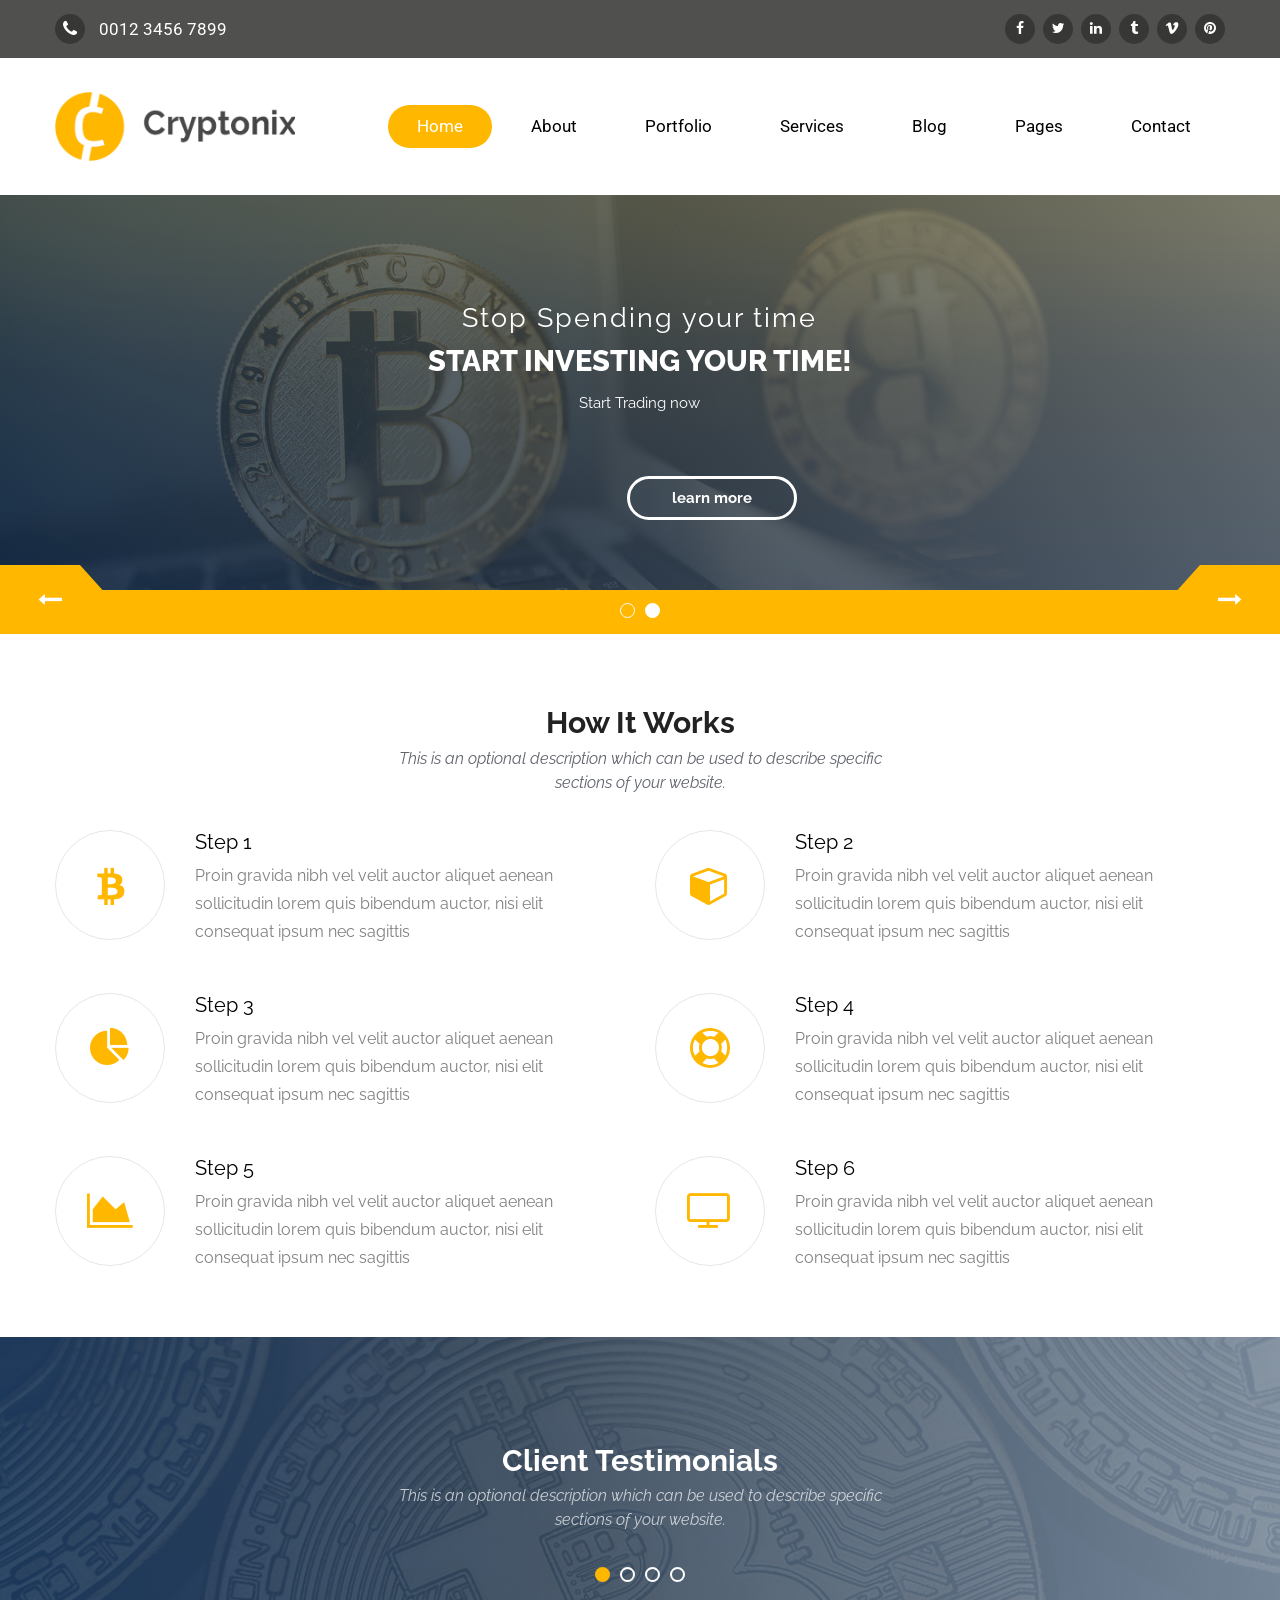
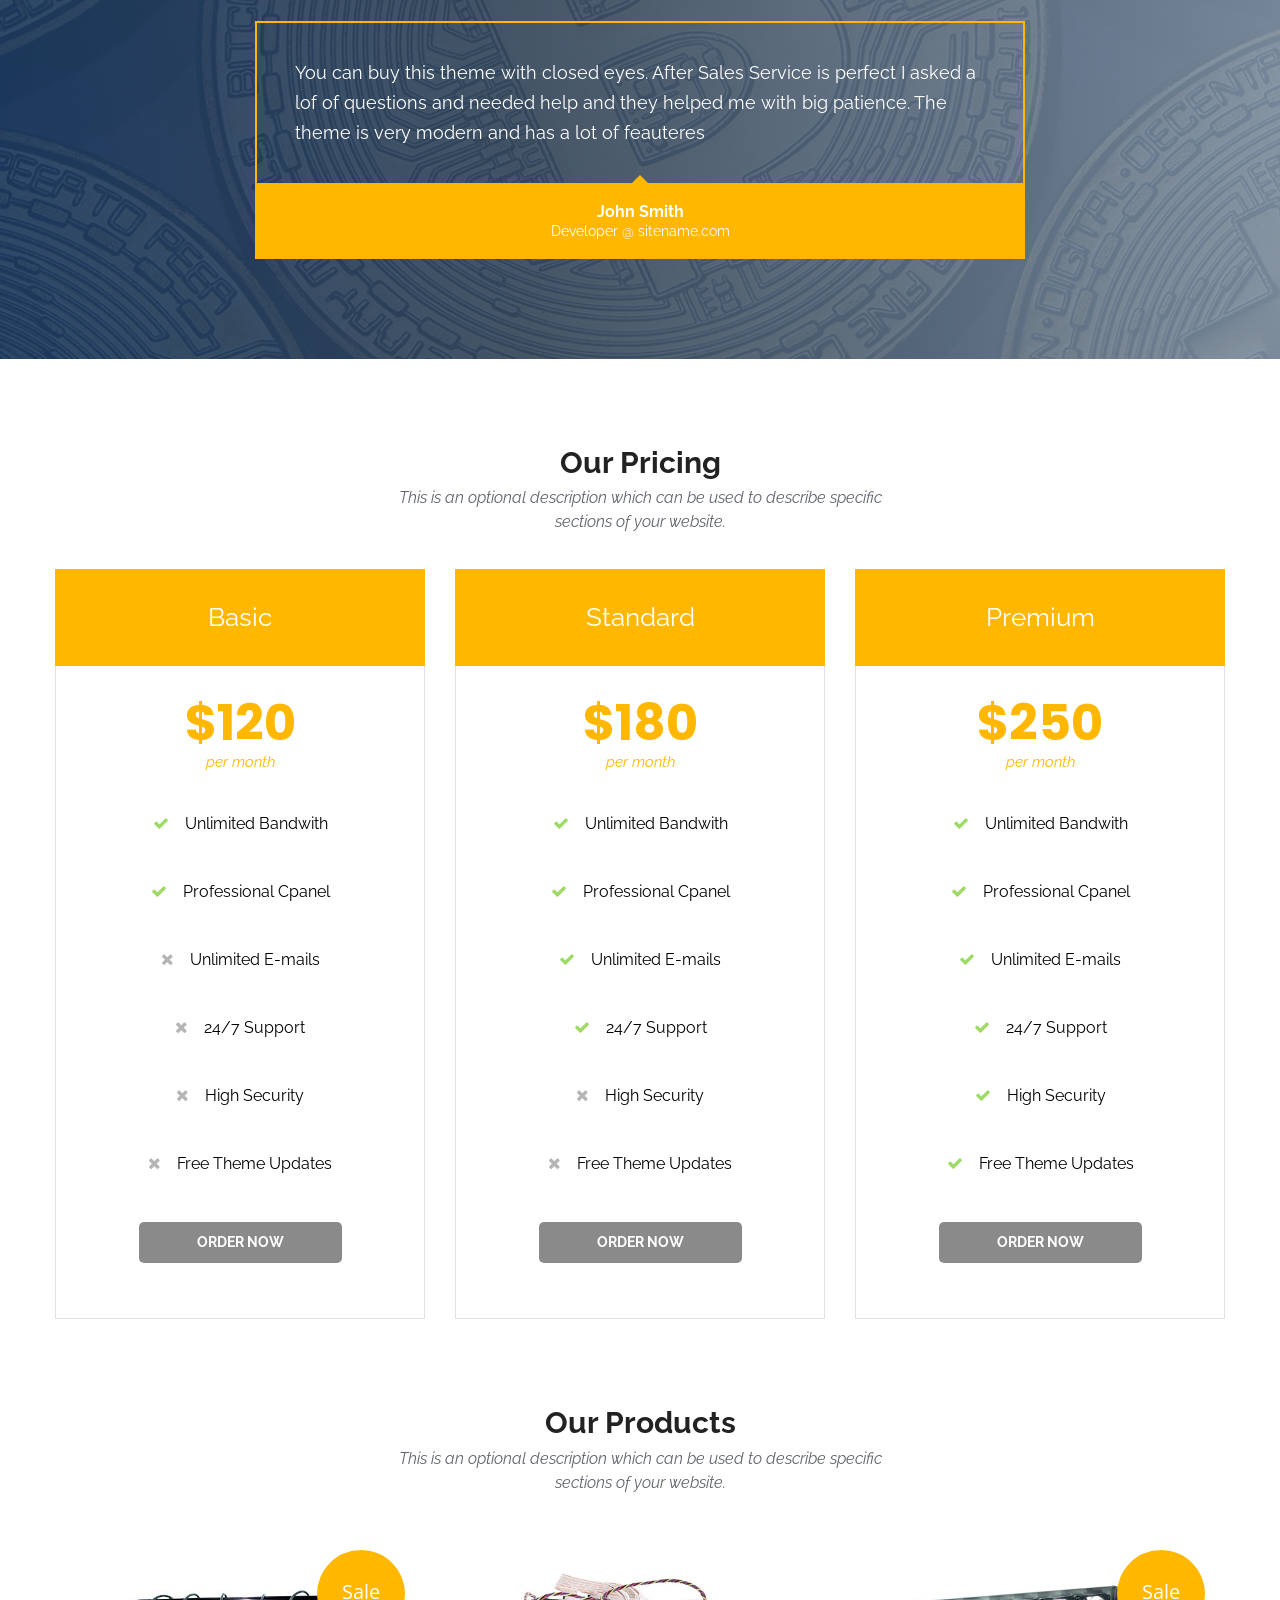
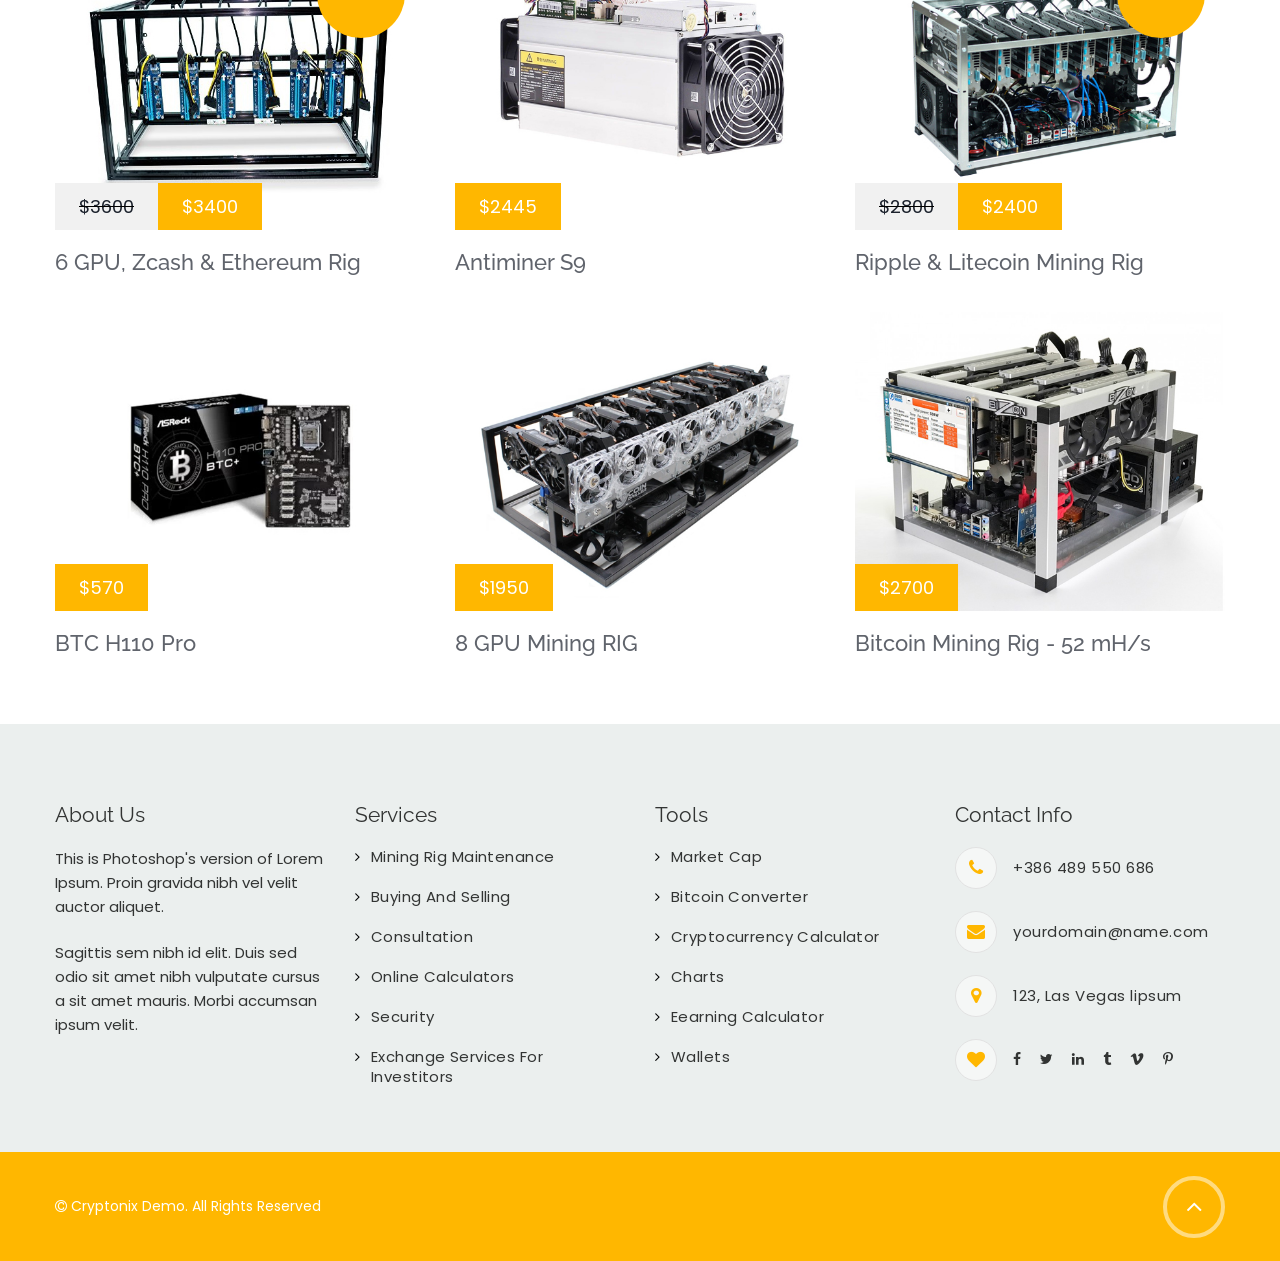
<file: crypto/index.html>
<!DOCTYPE html>
<!--[if lt IE 7 ]> <html class="ie6"> <![endif]-->
<!--[if IE 7 ]>    <html class="ie7"> <![endif]-->
<!--[if IE 8 ]>    <html class="ie8"> <![endif]-->
<!--[if IE 9 ]>    <html class="ie9"> <![endif]-->
<!--[if (gt IE 9)|!(IE)]><!--><html lang="en"><!--<![endif]-->
<head>
	<meta charset="utf-8">

    <meta http-equiv="X-UA-Compatible" content="IE=edge">
    <meta name="viewport" content="width=device-width, initial-scale=1">

    <meta name="description" content="">
    <meta name="author" content="">

	<title>Home - Cryptonix</title>

	<!-- Standard Favicon -->
	<link rel="icon" type="image/x-icon" href="assets/images//favicon.ico" />
	
	<!-- For iPhone 4 Retina display: -->
	<link rel="apple-touch-icon-precomposed" href="assets/images//apple-touch-icon-114x114-precomposed.png">
	
	<!-- For iPad: -->
	<link rel="apple-touch-icon-precomposed" href="assets/images//apple-touch-icon-72x72-precomposed.png">
	
	<!-- For iPhone: -->
	<link rel="apple-touch-icon-precomposed" href="assets/images//apple-touch-icon-57x57-precomposed.png">	
	
	<!-- Library - Google Font Familys -->
	<link href="https://fonts.googleapis.com/css?family=Raleway:100,100i,200,200i,300,300i,400,400i,500,500i,600,600i,700,700i,800,800i,900,900i%7cRoboto:100,100i,300,300i,400,400i,500,500i,700,700i,900,900i%7cPoppins:100,100i,200,200i,300,300i,400,400i,500,500i,600,600i,700,700i,800,800i,900,900i%7cMontserrat:100,100i,200,200i,300,300i,400,400i,500,500i,600,600i,700,700i,800,800i,900,900i%7cLato:100,100i,300,300i,400,400i,700,700i,900,900i%7cOpen+Sans:300,300i,400,400i,600,600i,700,700i,800,800i%7cPT+Sans:400,400i,700,700i" rel="stylesheet"> 
	
	<link rel="stylesheet" type="text/css" href="assets/revolution/css/settings.css">
	<!-- Library -->
    <link href="assets/css/lib.css" rel="stylesheet">

	<!-- Custom - Common CSS -->
	<link rel="stylesheet" href="assets/css/rtl.css">
	<link rel="stylesheet" type="text/css" href="style.css">

	<!--[if lt IE 9]>
		<script src="js/html5/respond.min.js"></script>
    <![endif]-->
	
</head>

<body data-offset="200" data-spy="scroll" data-target=".ownavigation">
	<!-- Loader -->
	<div id="site-loader" class="load-complete">
		<div class="loader">
			<div class="line-scale"><div></div><div></div><div></div><div></div><div></div></div>
		</div>
	</div><!-- Loader /- -->

		
	<!-- Header Section -->
	<header class="header_s header-fix header_s1">
		<!-- SidePanel -->
		<div id="slidepanel-1" class="slidepanel">
			<!-- Top Header -->
			<div class="top-header">
				<!-- Container -->
				<div class="container">	
					<div class="cnt-detail">
						<span><i class="fa fa-phone"></i><a href="tel:001234567899">0012 3456 7899</a></span>
						<ul>
							<li><a href="#"><i class="fa fa-facebook"></i></a></li>
							<li><a href="#"><i class="fa fa-twitter"></i></a></li>
							<li><a href="#"><i class="fa fa-linkedin"></i></a></li>
							<li><a href="#"><i class="fa fa-tumblr"></i></a></li>
							<li><a href="#"><i class="fa fa-vimeo"></i></a></li>
							<li><a href="#"><i class="fa fa-pinterest"></i></a></li>
						</ul>
					</div>
				</div><!-- Container /- -->
			</div><!-- Top Header /- -->
		</div><!-- SidePanel /- -->
		<!-- Menu Block -->
		<div class="menu-block">
			<nav class="navbar ownavigation navbar-expand-lg">
				<!-- Container -->
				<div class="container">
					<!--a class="navbar-brand" href="index.html">Cryptonix</a-->
					<a class="image-logo navbar-brand" href="index.html"><img src="assets/images/logo.png" alt="Logo" /></a>
					<button class="navbar-toggler navbar-toggler-right" type="button" data-toggle="collapse" data-target="#navbar" aria-controls="navbar" aria-expanded="true" aria-label="Toggle navigation">
						<i class="fa fa-bars"></i>
					</button>
					<div class="collapse navbar-collapse" id="navbar">
						<ul class="navbar-nav">
							<li class="active dropdown">
								<i class="ddl-switch fa fa-angle-down"></i>
								<a class="nav-link dropdown-toggle" title="Home" href="index.html">Home</a>
								<ul class="dropdown-menu">
									<li><a class="dropdown-item" href="index.html" title="Homepage 1">Homepage 1</a></li>
									<li><a class="dropdown-item" href="index-2.html" title="Homepage 2">Homepage 2</a></li>
									<li><a class="dropdown-item" href="index-3.html" title="Homepage 3">Homepage 3</a></li>
									<li><a class="dropdown-item" href="index-4.html" title="Homepage 4">Homepage 4</a></li>
									<li><a class="dropdown-item" href="index-5.html" title="Homepage 5">Homepage 5</a></li>
									<li><a class="dropdown-item" href="index-6.html" title="Homepage 6">Homepage 6</a></li>
									<li><a class="dropdown-item" href="index-7.html" title="Homepage 7">Homepage 7</a></li>
									<li><a class="dropdown-item" href="index-8.html" title="Homepage 8">Homepage 8</a></li>
									<li><a class="dropdown-item" href="index-9.html" title="Homepage 9">Homepage 9</a></li>
									<li><a class="dropdown-item" href="index-10.html" title="Homepage 10">Homepage 10</a></li>
								</ul>
							</li>
							<li class="dropdown">
								<a class="nav-link dropdown-toggle" title="About" href="about.html">About</a>
								<i class="ddl-switch fa fa-angle-down"></i>
								<ul class="dropdown-menu">
									<li><a class="dropdown-item" href="about.html" title="About">About</a></li>
									<li><a class="dropdown-item" href="about-2.html" title="About 2">About 2</a></li>
									<li><a class="dropdown-item" href="about-3.html" title="About 3">About 3</a></li>
									<li><a class="dropdown-item" href="about-4.html" title="About 4">About 4</a></li>
									<li><a class="dropdown-item" href="about-5.html" title="About 5">About 5</a></li>
									<li><a class="dropdown-item" href="about-me.html" title="About me">About me</a></li>
								</ul>
							</li>
							<li class="dropdown">
								<a href="#" class="nav-link dropdown-toggle" title="Portfolio" role="button" aria-haspopup="true" aria-expanded="false">Portfolio</a>
								<i class="ddl-switch fa fa-angle-down"></i>
								<ul class="dropdown-menu">
									<li><a class="dropdown-item" href="portfolio-2-col.html">Portfolio 2 Col</a></li>
									<li><a class="dropdown-item" href="portfolio-3-col.html">Portfolio 3 Col</a></li>
									<li><a class="dropdown-item" href="portfolio-4-col.html">Portfolio 4 Col</a></li>
									<li><a class="dropdown-item" href="single-project.html">Single Project</a></li>
								</ul>
							</li>
							<li class="dropdown">
								<a class="nav-link dropdown-toggle" title="Services" href="services.html">Services</a>
								<i class="ddl-switch fa fa-angle-down"></i>
								<ul class="dropdown-menu">
									<li><a class="dropdown-item" href="services.html" title="Services">Services</a></li>
									<li><a class="dropdown-item" href="services-2.html" title="Services 2">Services 2</a></li>
									<li><a class="dropdown-item" href="services-3.html" title="Services 3">Services 3</a></li>
									<li><a class="dropdown-item" href="services-4.html" title="Services 4">Services 4</a></li>
									<li><a class="dropdown-item" href="services-5.html" title="Services 5">Services 5</a></li>
								</ul>
							</li>
							<li class="dropdown">
								<a href="blog-list.html" class="nav-link dropdown-toggle" title="Blog" role="button" aria-haspopup="true" aria-expanded="false">blog</a>
								<i class="ddl-switch fa fa-angle-down"></i>
								<ul class="dropdown-menu">
									<li><a class="dropdown-item" href="blog-list.html">Blog List</a></li>
									<li><a class="dropdown-item" href="blog-list-2-col.html">Blog 2 Col</a></li>
									<li><a class="dropdown-item" href="blog-list-3-col.html">Blog 3 Col</a></li>
									<li><a class="dropdown-item" href="blog-post.html">Blog Post</a></li>
								</ul>
							</li>
							<li class="dropdown">
								<a href="#" class="nav-link dropdown-toggle" title="Pages" role="button" aria-haspopup="true" aria-expanded="false">Pages</a>
								<i class="ddl-switch fa fa-angle-down"></i>
								<ul class="dropdown-menu">
									<li class="dropdown">
										<a href="#" class="nav-link dropdown-toggle" title="Header" role="button" aria-haspopup="true" aria-expanded="false">Header</a>
										<i class="ddl-switch fa fa-angle-down"></i>
										<ul class="dropdown-menu">
											<li><a class="dropdown-item" title="Header 1" href="header1.html">Header 1</a></li>
											<li><a class="dropdown-item" title="Header 2" href="header2.html">Header 2</a></li>
											<li><a class="dropdown-item" title="Header 3" href="header3.html">Header 3</a></li>
											<li><a class="dropdown-item" title="Header 4" href="header4.html">Header 4</a></li>
											<li><a class="dropdown-item" title="Header 5" href="header5.html">Header 5</a></li>
											<li><a class="dropdown-item" title="Header 6" href="header6.html">Header 6</a></li>
										</ul>
									</li>
									<li class="dropdown">
										<a href="#" class="nav-link dropdown-toggle" title="Header" role="button" aria-haspopup="true" aria-expanded="false">Menu</a>
										<i class="ddl-switch fa fa-angle-down"></i>
										<ul class="dropdown-menu">
											<li><a class="dropdown-item" title="Menu 1" href="menu1.html">menu 1</a></li>
											<li><a class="dropdown-item" title="Menu 2" href="menu2.html">menu 2</a></li>
											<li><a class="dropdown-item" title="Menu 3" href="menu3.html">menu 3</a></li>
											<li><a class="dropdown-item" title="Menu 4" href="menu4.html">menu 4</a></li>
											<li><a class="dropdown-item" title="Menu 5" href="menu5.html">menu 5</a></li>
											<li><a class="dropdown-item" title="Menu 6" href="menu6.html">menu 6</a></li>
											<li><a class="dropdown-item" title="Menu 7" href="menu7.html">menu 7</a></li>
											<li><a class="dropdown-item" title="Menu 8" href="menu8.html">menu 8</a></li>
										</ul>
									</li>
									<li class="dropdown">
										<a href="#" class="nav-link dropdown-toggle" title="Product" role="button" aria-haspopup="true" aria-expanded="false">Product</a>
										<i class="ddl-switch fa fa-angle-down"></i>
										<ul class="dropdown-menu">
											<li><a class="dropdown-item" title="Shop 2 Col" href="shop-2-col.html">Shop 2 Col</a></li>
											<li><a class="dropdown-item" title="Shop 3 Col" href="shop-3-col.html">Shop 3 Col</a></li>
											<li><a class="dropdown-item" title="Shop 4 Col" href="shop-4-col.html">Shop 4 Col</a></li>
											<li><a class="dropdown-item" title="Shop Detail" href="shop-detail.html">Shop Detail</a></li>
											<li><a class="dropdown-item" title="Cart" href="cart.html">Cart</a></li>
											<li><a class="dropdown-item" title="Checkout" href="checkout.html">Checkout</a></li>
										</ul>
									</li>
								</ul>
							</li>
							<li class="dropdown">
								<a href="contact-us.html" class="nav-link dropdown-toggle" title="Pages" role="button" aria-haspopup="true" aria-expanded="false">Contact</a>
								<i class="ddl-switch fa fa-angle-down"></i>
								<ul class="dropdown-menu">
									<li><a class="dropdown-item" title="Contact 1" href="contact-us.html">Contact 1</a></li>
									<li><a class="dropdown-item" title="Contact 2" href="contact-us2.html">Contact 2</a></li>
									<li><a class="dropdown-item" title="Contact 3" href="contact-us3.html">Contact 3</a></li>
									<li><a class="dropdown-item" title="Contact 4" href="contact-us4.html">Contact 4</a></li>
									<li><a class="dropdown-item" title="Contact 5" href="contact-us5.html">Contact 5</a></li>
								</ul>
							</li>
						</ul>
					</div>
					<div id="loginpanel-1" class="desktop-hide">
						<div class="right toggle" id="toggle-1">
							<a id="slideit-1" class="slideit" href="#slidepanel"><i class="fo-icons fa fa-inbox"></i></a>
							<a id="closeit-1" class="closeit" href="#slidepanel"><i class="fo-icons fa fa-close"></i></a>
						</div>
					</div>
				</div><!-- Container /- -->
			</nav>
		</div><!-- Menu Block /- -->
	</header><!-- Header Section /- -->	

	<div class="main-container">
	
		<main class="site-main">
		
			<!-- Slider Section -->
			<div class="slider-section">
				<div id="bz-slide1_wrapper" class="rev_slider_wrapper fullwidthbanner-container" data-alias="b-slide-1" data-source="gallery" style="margin:0px auto;background:transparent;padding:0px;margin-top:0px;margin-bottom:0px;">
					<!-- START REVOLUTION SLIDER 5.4.6 fullwidth mode -->
					<div id="bz-slide1" class="rev_slider fullwidthabanner" style="display:none;" data-version="5.4.6">
						<ul>	
							<!-- SLIDE  -->
							<li data-index="rs-95" data-transition="crossfade,fade" data-slotamount="default,default" data-hideafterloop="0" data-hideslideonmobile="off" data-easein="default,default" data-easeout="default,default" data-masterspeed="default,default" data-thumb="assets/images/slide-1-100x50.jpg" data-rotate="0,0" data-saveperformance="off" data-title="Slide" data-param1="" data-param2="" data-param3="" data-param4="" data-param5="" data-param6="" data-param7="" data-param8="" data-param9="" data-param10="" data-description="">
								<!-- MAIN IMAGE -->
								<img src="assets/images/slide-1.jpg" alt="" data-bgposition="center center" data-bgfit="cover" data-bgrepeat="no-repeat" class="rev-slidebg" data-no-retina>
								<!-- LAYERS -->

								<!-- LAYER NR. 1 -->
								<div class="tp-caption tp-resizeme" id="slide-95-layer-1" 
									data-x="['center','center','center','center']" data-hoffset="['0','0','0','2']" 
									data-y="['middle','middle','middle','middle']" data-voffset="['-144','-144','-144','-109']" 
									data-fontsize="['40','40','40','24']"
									data-lineheight="['48.24','48.24','48.24','44.24']"
									data-width="['none','none','none','414']"
									data-height="['none','none','none','45']"
									data-whitespace="nowrap"					 
									data-type="text" 
									data-responsive_offset="on" 
									data-frames='[{"delay":10,"speed":1500,"frame":"0","from":"x:{-250,250};y:{-150,150};rX:{-90,90};rY:{-90,90};rZ:{-360,360};sX:0;sY:0;opacity:0;","to":"o:1;","ease":"Power3.easeInOut"},{"delay":"wait","speed":300,"frame":"999","to":"auto:auto;","ease":"Power3.easeInOut"}]'
									data-textAlign="['inherit','inherit','inherit','inherit']"
									data-paddingtop="[0,0,0,0]"
									data-paddingright="[0,0,0,0]"
									data-paddingbottom="[0,0,0,0]"
									data-paddingleft="[0,0,0,0]"
									style="z-index: 5; white-space: nowrap; font-size: 40px; line-height: 48.24px; font-weight: 400; color: #ffffff; letter-spacing: 4px;font-family:Raleway;">Stop Spending your time
								</div>

								<!-- LAYER NR. 2 -->
								<div class="tp-caption tp-resizeme" id="slide-95-layer-2" 
									data-x="['center','center','center','center']" data-hoffset="['0','0','0','0']" 
									data-y="['middle','middle','middle','middle']" data-voffset="['-80','-80','-80','-62']" 
									data-fontsize="['44','44','44','38']"
									data-lineheight="['48.24','48.24','48.24','41.24']"
									data-width="none"
									data-height="none"
									data-whitespace="nowrap"
									data-type="text" 
									data-responsive_offset="on" 
									data-frames='[{"delay":10,"speed":1500,"frame":"0","from":"x:[100%];z:0;rX:0deg;rY:0;rZ:0;sX:1;sY:1;skX:0;skY:0;","mask":"x:0px;y:0px;s:inherit;e:inherit;","to":"o:1;","ease":"Power3.easeInOut"},{"delay":"wait","speed":300,"frame":"999","to":"auto:auto;","ease":"Power3.easeInOut"}]'
									data-textAlign="['inherit','inherit','inherit','inherit']"
									data-paddingtop="[0,0,0,0]"
									data-paddingright="[0,0,0,0]"
									data-paddingbottom="[0,0,0,0]"
									data-paddingleft="[0,0,0,0]"
									style="z-index: 6; white-space: nowrap; font-size: 44px; line-height: 48.24px; font-weight: 800; color: #ffffff; letter-spacing: 0px;font-family:Raleway;text-transform:uppercase;">Start investing your time!
								</div>

								<!-- LAYER NR. 3 -->
								<div class="tp-caption tp-resizeme" id="slide-95-layer-3" 
									data-x="['center','center','center','center']" data-hoffset="['0','0','0','0']" 
									data-y="['middle','middle','middle','middle']" data-voffset="['-1','-1','-1','1']" 
									data-fontsize="['22','22','22','20']"
									data-lineheight="['30','30','30','28']"
									data-width="['289','289','289','256']"
									data-height="['61','61','61','62']"
									data-whitespace="normal"					 
									data-type="text" 
									data-responsive_offset="on" 
									data-frames='[{"delay":10,"speed":300,"frame":"0","from":"opacity:0;","to":"o:1;","ease":"Power3.easeInOut"},{"delay":"wait","speed":300,"frame":"999","to":"opacity:0;","ease":"Power3.easeInOut"}]'
									data-textAlign="['center','center','center','center']"
									data-paddingtop="[0,0,0,0]"
									data-paddingright="[0,0,0,0]"
									data-paddingbottom="[0,0,0,0]"
									data-paddingleft="[0,0,0,0]"
									style="z-index: 7; min-width: 289px; max-width: 289px; max-width: 61px; max-width: 61px; white-space: normal; font-size: 22px; line-height: 30px; font-weight: 400; color: #ffffff; letter-spacing: 0px;font-family:Raleway;">Start Trading now
								</div>

								<!-- LAYER NR. 4 -->
								<div class="tp-caption rev-btn slide-btn" id="slide-95-layer-4" 
									data-x="['center','center','center','center']" data-hoffset="['0','0','0','0']" 
									data-y="['middle','middle','middle','middle']" data-voffset="['100','100','100','78']" 
									data-width="none"
									data-height="none"
									data-whitespace="nowrap"					 
									data-type="button" 
									data-actions='[{"event":"click","action":"simplelink","target":"_self","url":"#","delay":""}]'
									data-responsive_offset="on" 
									data-frames='[{"delay":10,"speed":300,"frame":"0","from":"opacity:0;","to":"o:1;","ease":"Power3.easeInOut"},{"delay":"wait","speed":300,"frame":"999","to":"opacity:0;","ease":"Power3.easeInOut"},{"frame":"hover","speed":"0","ease":"Linear.easeNone","to":"o:1;rX:0;rY:0;rZ:0;z:0;","style":"c:rgba(0,0,0,1);bg:rgba(255,255,255,1);bs:solid;bw:0px 0 0 0;"}]'
									data-textAlign="['inherit','inherit','inherit','inherit']"
									data-paddingtop="[5,5,5,5]"
									data-paddingright="[63,63,63,63]"
									data-paddingbottom="[5,5,5,5]"
									data-paddingleft="[63,63,63,63]"
									style="z-index: 8; white-space: nowrap; font-size: 22px; line-height: 48.24px; font-weight: 700; color: rgba(255,255,255,0); letter-spacing: px;font-family:Raleway;border-color:rgba(0,0,0,1);border-radius:35px 35px 35px 35px; outline:none; box-shadow:none; box-sizing:border-box; -moz-box-sizing:border-box; -webkit-box-sizing:border-box;cursor:pointer;">learn more 
								</div>
							</li>
							<!-- SLIDE  -->
							<li data-index="rs-96" data-transition="incube-horizontal,flyin" data-slotamount="default,default" data-hideafterloop="0" data-hideslideonmobile="off" data-easein="default,default" data-easeout="default,default" data-masterspeed="default,default" data-thumb="assets/images/slide-1-100x50.jpg" data-rotate="0,0" data-saveperformance="off" data-title="Slide" data-param1="" data-param2="" data-param3="" data-param4="" data-param5="" data-param6="" data-param7="" data-param8="" data-param9="" data-param10="" data-description="">
								<!-- MAIN IMAGE -->
								<img src="assets/images/home1-slide2.jpg"  alt="" data-bgposition="center center" data-bgfit="cover" data-bgrepeat="no-repeat" class="rev-slidebg" data-no-retina>
								<!-- LAYERS -->

								<!-- LAYER NR. 5 -->
								<div class="tp-caption tp-resizeme" id="slide-96-layer-1" 
									data-x="['center','center','center','center']" data-hoffset="['0','0','0','2']" 
									data-y="['middle','middle','middle','middle']" data-voffset="['-144','-144','-144','-107']" 
									data-fontsize="['40','40','40','24']"
									data-lineheight="['48.24','48.24','48.24','44.24']"
									data-width="['none','none','none','414']"
									data-height="['none','none','none','45']"
									data-whitespace="nowrap"					 
									data-type="text" 
									data-responsive_offset="on" 
									data-frames='[{"delay":10,"speed":1500,"frame":"0","from":"x:[175%];y:0px;z:0;rX:0;rY:0;rZ:0;sX:1;sY:1;skX:0;skY:0;opacity:1;","mask":"x:[-100%];y:0;s:inherit;e:inherit;","to":"o:1;","ease":"Power3.easeOut"},{"delay":"wait","speed":300,"frame":"999","to":"auto:auto;","ease":"Power3.easeInOut"}]'
									data-textAlign="['inherit','inherit','inherit','inherit']"
									data-paddingtop="[0,0,0,0]"
									data-paddingright="[0,0,0,0]"
									data-paddingbottom="[0,0,0,0]"
									data-paddingleft="[0,0,0,0]"
									style="z-index: 5; white-space: nowrap; font-size: 40px; line-height: 48.24px; font-weight: 400; color: #ffffff; letter-spacing: 4px;font-family:Raleway;">Best Mining Rigs
								</div>

								<!-- LAYER NR. 6 -->
								<div class="tp-caption tp-resizeme" id="slide-96-layer-2" 
									data-x="['center','center','center','center']" data-hoffset="['0','0','0','0']" 
									data-y="['middle','middle','middle','middle']" data-voffset="['-80','-80','-80','-60']" 
									data-fontsize="['44','44','44','38']"
									data-lineheight="['48.24','48.24','48.24','41.24']"
									data-width="none"
									data-height="none"
									data-whitespace="nowrap"					 
									data-type="text" 
									data-responsive_offset="on"
									data-frames='[{"delay":10,"speed":1500,"frame":"0","from":"y:[100%];z:0;rX:0deg;rY:0;rZ:0;sX:1;sY:1;skX:0;skY:0;opacity:0;","mask":"x:0px;y:[100%];s:inherit;e:inherit;","to":"o:1;","ease":"Power2.easeInOut"},{"delay":"wait","speed":300,"frame":"999","to":"auto:auto;","ease":"Power3.easeInOut"}]'
									data-textAlign="['inherit','inherit','inherit','inherit']"
									data-paddingtop="[0,0,0,0]"
									data-paddingright="[0,0,0,0]"
									data-paddingbottom="[0,0,0,0]"
									data-paddingleft="[0,0,0,0]"
									style="z-index: 6; white-space: nowrap; font-size: 44px; line-height: 48.24px; font-weight: 800; color: #ffffff; letter-spacing: 0px;font-family:Raleway;text-transform:uppercase;">With a Reasonable Price
								</div>

								<!-- LAYER NR. 7 -->
								<div class="tp-caption tp-resizeme" id="slide-96-layer-3" 
									data-x="['center','center','center','center']" data-hoffset="['0','0','0','0']" 
									data-y="['middle','middle','middle','middle']" data-voffset="['-1','-1','-1','3']" 
									data-fontsize="['22','22','22','20']"
									data-lineheight="['30','30','30','28']"
									data-width="['289','289','289','256']"
									data-height="['61','61','61','62']"
									data-whitespace="normal"					 
									data-type="text" 
									data-responsive_offset="on" 
									data-frames='[{"delay":10,"speed":300,"frame":"0","from":"opacity:0;","to":"o:1;","ease":"Power3.easeInOut"},{"delay":"wait","speed":300,"frame":"999","to":"opacity:0;","ease":"Power3.easeInOut"}]'
									data-textAlign="['center','center','center','center']"
									data-paddingtop="[0,0,0,0]"
									data-paddingright="[0,0,0,0]"
									data-paddingbottom="[0,0,0,0]"
									data-paddingleft="[0,0,0,0]"
									style="z-index: 7; min-width: 289px; max-width: 289px; max-width: 61px; max-width: 61px; white-space: normal; font-size: 22px; line-height: 30px; font-weight: 400; color: #ffffff; letter-spacing: 0px;font-family:Raleway;"><span>Start mining now</span> 
								</div>

								<!-- LAYER NR. 8 -->
								<div class="tp-caption rev-btn slide-btn" id="slide-96-layer-4" 
									data-x="['center','center','center','center']" data-hoffset="['0','0','0','0']" 
									data-y="['middle','middle','middle','middle']" data-voffset="['100','100','100','80']" 
									data-width="none"
									data-height="none"
									data-whitespace="nowrap"					 
									data-type="button" 
									data-actions='[{"event":"click","action":"simplelink","target":"_self","url":"#","delay":""}]'
									data-responsive_offset="on" 
									data-frames='[{"delay":10,"speed":300,"frame":"0","from":"opacity:0;","to":"o:1;","ease":"Power3.easeInOut"},{"delay":"wait","speed":300,"frame":"999","to":"opacity:0;","ease":"Power3.easeInOut"},{"frame":"hover","speed":"0","ease":"Linear.easeNone","to":"o:1;rX:0;rY:0;rZ:0;z:0;","style":"c:rgba(0,0,0,1);bg:rgba(255,255,255,1);bs:solid;bw:0px 0 0 0;"}]'
									data-textAlign="['inherit','inherit','inherit','inherit']"
									data-paddingtop="[5,5,5,5]"
									data-paddingright="[63,63,63,63]"
									data-paddingbottom="[5,5,5,5]"
									data-paddingleft="[63,63,63,63]"
									style="z-index: 8; white-space: nowrap; font-size: 22px; line-height: 48.24px; font-weight: 700; color: rgba(255,255,255,0); letter-spacing: px;font-family:Raleway;border-color:rgba(0,0,0,1);border-radius:35px 35px 35px 35px;outline:none;box-shadow:none;box-sizing:border-box;-moz-box-sizing:border-box;-webkit-box-sizing:border-box;cursor:pointer;">learn more
								</div>
							</li>

						</ul>
						<div class="tp-bannertimer tp-bottom" style="visibility: hidden !important;"></div>
					</div>
				</div><!-- END REVOLUTION SLIDER -->
			</div><!-- Slider Section /- -->
			
			<!-- Feature Section 1 -->
			<div class="feature-section">
				<!-- Container -->
				<div class="container">
					<!-- Section Header -->
					<div class="section-header">
						<h3>How it works</h3>
						<p>This is an optional description which can be used to describe specific sections of your website.</p>
					</div><!-- Section Header /- -->
					<!-- Row -->
					<div class="row">
						<div class="col-md-6">
							<div class="icon-content-box">
								<i class="fa fa-bitcoin"></i>
								<h3>Step 1</h3>
								<p>Proin gravida nibh vel velit auctor aliquet aenean sollicitudin lorem quis bibendum auctor, nisi elit consequat ipsum nec sagittis</p>
							</div>
						</div>
						<div class="col-md-6">
							<div class="icon-content-box">
								<i class="fa fa-cube"></i>
								<h3>Step 2</h3>
								<p>Proin gravida nibh vel velit auctor aliquet aenean sollicitudin lorem quis bibendum auctor, nisi elit consequat ipsum nec sagittis</p>
							</div>
						</div>
						<div class="col-md-6">
							<div class="icon-content-box">
								<i class="fa fa-pie-chart"></i>
								<h3>Step 3</h3>
								<p>Proin gravida nibh vel velit auctor aliquet aenean sollicitudin lorem quis bibendum auctor, nisi elit consequat ipsum nec sagittis</p>
							</div>
						</div>
						<div class="col-md-6">
							<div class="icon-content-box">
								<i class="fa fa-life-saver"></i>
								<h3>Step 4</h3>
								<p>Proin gravida nibh vel velit auctor aliquet aenean sollicitudin lorem quis bibendum auctor, nisi elit consequat ipsum nec sagittis</p>
							</div>
						</div>
						<div class="col-md-6">
							<div class="icon-content-box">
								<i class="fa fa-area-chart"></i>
								<h3>Step 5</h3>
								<p>Proin gravida nibh vel velit auctor aliquet aenean sollicitudin lorem quis bibendum auctor, nisi elit consequat ipsum nec sagittis</p>
							</div>
						</div>
						<div class="col-md-6">
							<div class="icon-content-box">
								<i class="fa fa-television"></i>
								<h3>Step 6</h3>
								<p>Proin gravida nibh vel velit auctor aliquet aenean sollicitudin lorem quis bibendum auctor, nisi elit consequat ipsum nec sagittis</p>
							</div>
						</div>
					</div><!-- Row /- -->
				</div><!-- Container -->
			</div><!-- Feature Section 1 /- -->
			
			<!-- Testimonial Section -->
			<div class="testimonial-section">
				<!-- Container -->
				<div class="container">
					<!-- Section Header -->
					<div class="section-header section-header-white">
						<h3>Client Testimonials</h3>
						<p>This is an optional description which can be used to describe specific sections of your website.</p>
					</div><!-- Section Header /- -->
					<div class="row justify-content-md-center">
						<div class="col-lg-8 col-12">
							<div id="testimonial_carousel" class="carousel slide" data-ride="carousel">
								<ol class="carousel-indicators">
									<li data-target="#testimonial_carousel" data-slide-to="0" class="active"></li>
									<li data-target="#testimonial_carousel" data-slide-to="1"></li>
									<li data-target="#testimonial_carousel" data-slide-to="2"></li>
									<li data-target="#testimonial_carousel" data-slide-to="3"></li>
								</ol>
								<div class="carousel-inner">
									<div class="carousel-item active">
										<div class="testi-content">
											<p>You can buy this theme with closed eyes. After Sales Service is perfect I asked a lof of questions and needed help and they helped me with big patience. The theme is very modern and has a lot of feauteres</p>
										</div>
										<div class="testi-info">
											<h3>John Smith</h3>
											<p>Developer <a href="#">@ sitename.com</a></p>
										</div>
									</div>
									<div class="carousel-item">
										<div class="testi-content">
											<p>You can buy this theme with closed eyes. After Sales Service is perfect I asked a lof of questions and needed help and they helped me with big patience. The theme is very modern and has a lot of feauteres</p>
										</div>
										<div class="testi-info">
											<h3>John Smith</h3>
											<p>Developer <a href="#">@ sitename.com</a></p>
										</div>
									</div>
									<div class="carousel-item">
										<div class="testi-content">
											<p>You can buy this theme with closed eyes. After Sales Service is perfect I asked a lof of questions and needed help and they helped me with big patience. The theme is very modern and has a lot of feauteres</p>
										</div>
										<div class="testi-info">
											<h3>John Smith</h3>
											<p>Developer <a href="#">@ sitename.com</a></p>
										</div>
									</div>
									<div class="carousel-item">
										<div class="testi-content">
											<p>You can buy this theme with closed eyes. After Sales Service is perfect I asked a lof of questions and needed help and they helped me with big patience. The theme is very modern and has a lot of feauteres</p>
										</div>
										<div class="testi-info">
											<h3>John Smith</h3>
											<p>Developer <a href="#">@ sitename.com</a></p>
										</div>
									</div>
								</div>
							</div>
						</div>
					</div>
				</div><!-- Container /- -->
			</div><!-- Testimonial Section /- -->
			
			<!-- Price Section -->
			<div class="price-section">
				<!-- Container -->
				<div class="container">
					<!-- Section Header -->
					<div class="section-header">
						<h3>Our Pricing</h3>
						<p>This is an optional description which can be used to describe specific sections of your website.</p>
					</div><!-- Section Header /- -->
					<div class="row">
						<div class="col-lg-4 col-sm-6">
							<div class="price-box">
								<h3>Basic</h3>
								<div class="price-content">
									<h2>$120<span>per month</span></h2>
									<ul>
										<li><i class="fa fa-check"></i> Unlimited Bandwith</li>
										<li><i class="fa fa-check"></i> Professional Cpanel</li>
										<li><i class="fa fa-times"></i> Unlimited E-mails</li>
										<li><i class="fa fa-times"></i> 24/7 Support</li>
										<li><i class="fa fa-times"></i> High Security</li>
										<li><i class="fa fa-times"></i> Free Theme Updates</li>
									</ul>
									<a href="#" title="Order Now">Order Now</a>
								</div>
							</div>
						</div>
						<div class="col-lg-4 col-sm-6">
							<div class="price-box">
								<h3>Standard</h3>
								<div class="price-content">
									<h2>$180<span>per month</span></h2>
									<ul>
										<li><i class="fa fa-check"></i> Unlimited Bandwith</li>
										<li><i class="fa fa-check"></i> Professional Cpanel</li>
										<li><i class="fa fa-check"></i> Unlimited E-mails</li>
										<li><i class="fa fa-check"></i> 24/7 Support</li>
										<li><i class="fa fa-times"></i> High Security</li>
										<li><i class="fa fa-times"></i> Free Theme Updates</li>
									</ul>
									<a href="#" title="Order Now">Order Now</a>
								</div>
							</div>
						</div>
						<div class="col-lg-4 col-sm-6">
							<div class="price-box">
								<h3>Premium</h3>
								<div class="price-content">
									<h2>$250<span>per month</span></h2>
									<ul>
										<li><i class="fa fa-check"></i> Unlimited Bandwith</li>
										<li><i class="fa fa-check"></i> Professional Cpanel</li>
										<li><i class="fa fa-check"></i> Unlimited E-mails</li>
										<li><i class="fa fa-check"></i> 24/7 Support</li>
										<li><i class="fa fa-check"></i> High Security</li>
										<li><i class="fa fa-check"></i> Free Theme Updates</li>
									</ul>
									<a href="#" title="Order Now">Order Now</a>
								</div>
							</div>
						</div>
					</div>
				</div><!-- Container /- -->
			</div><!-- Price Section /- -->
		
			<!-- Product Section -->
			<div class="product-section no-top-padding">
				<!-- Container -->
				<div class="container">
					<!-- Section Header -->
					<div class="section-header">
						<h3>Our Products</h3>
						<p>This is an optional description which can be used to describe specific sections of your website.</p>
					</div><!-- Section Header /- -->
					<div class="row products">
						<div class="col-md-4 col-sm-6 col-12 product">
							<a href="#" class="woocommerce-LoopProduct-link">
								<span class="onsale">Sale</span>
								<i><img src="assets/images/shop-2-col-1.jpg" alt="Product" /></i>
								<div class="shop-content">
									<span class="price">
										<del><span class="woocommerce-Price-amount amount"><span class="woocommerce-Price-currencySymbol">$</span>3600</span></del><ins><span class="woocommerce-Price-amount amount"><span class="woocommerce-Price-currencySymbol">$</span>3400</span></ins>
									</span>
									<h2 class="woocommerce-loop-product__title">6 GPU, Zcash & Ethereum Rig</h2>
								</div>
							</a>
						</div>
						<div class="col-md-4 col-sm-6 col-12 product">
							<a href="#" class="woocommerce-LoopProduct-link">
								<i><img src="assets/images/shop-2-col-2.jpg" alt="Product" /></i>
								<div class="shop-content">
									<span class="price">
										<ins><span class="woocommerce-Price-amount amount"><span class="woocommerce-Price-currencySymbol">$</span>2445</span></ins>
									</span>
									<h2 class="woocommerce-loop-product__title">Antiminer S9</h2>
								</div>
							</a>
						</div>
						<div class="col-md-4 col-sm-6 col-12 product">
							<a href="#" class="woocommerce-LoopProduct-link">
								<span class="onsale">Sale</span>
								<i><img src="assets/images/shop-2-col-3.jpg" alt="Product" /></i>
								<div class="shop-content">
									<span class="price">
										<del><span class="woocommerce-Price-amount amount"><span class="woocommerce-Price-currencySymbol">$</span>2800</span></del><ins><span class="woocommerce-Price-amount amount"><span class="woocommerce-Price-currencySymbol">$</span>2400</span></ins>
									</span>
									<h2 class="woocommerce-loop-product__title">Ripple & Litecoin Mining Rig</h2>
								</div>
							</a>
						</div>
						<div class="col-md-4 col-sm-6 col-12 product">
							<a href="#" class="woocommerce-LoopProduct-link">
								<i><img src="assets/images/shop-2-col-4.jpg" alt="Product" /></i>
								<div class="shop-content">
									<span class="price">
										<ins><span class="woocommerce-Price-amount amount"><span class="woocommerce-Price-currencySymbol">$</span>570</span></ins>
									</span>
									<h2 class="woocommerce-loop-product__title">BTC H110 Pro</h2>
								</div>
							</a>
						</div>
						<div class="col-md-4 col-sm-6 col-12 product">
							<a href="#" class="woocommerce-LoopProduct-link">
								<i><img src="assets/images/shop-2-col-5.jpg" alt="Product" /></i>
								<div class="shop-content">
									<span class="price">
										<ins><span class="woocommerce-Price-amount amount"><span class="woocommerce-Price-currencySymbol">$</span>1950</span></ins>
									</span>
									<h2 class="woocommerce-loop-product__title">8 GPU Mining RIG</h2>
								</div>
							</a>
						</div>
						<div class="col-md-4 col-sm-6 col-12 product">
							<a href="#" class="woocommerce-LoopProduct-link">
								<i><img src="assets/images/shop-2-col-6.jpg" alt="Product" /></i>
								<div class="shop-content">
									<span class="price">
										<ins><span class="woocommerce-Price-amount amount"><span class="woocommerce-Price-currencySymbol">$</span>2700</span></ins>
									</span>
									<h2 class="woocommerce-loop-product__title">Bitcoin Mining Rig - 52 mH/s</h2>
								</div>
							</a>
						</div>
					</div>
				</div><!-- Container /- -->
			</div><!-- Product Section /- -->
			
		</main>
		
	</div>
	
	<!-- Footer Section -->
	<div class="footer-section">
		<!-- Footer Widget -->
		<div class="footer-widget">
			<!-- Container -->
			<div class="container">			
				<!-- Row -->
				<div class="row">
					<div class="col-lg-3 col-md-6">
						<!-- Widget : About -->
						<aside class="widget widget_about">
							<h3 class="widget-title">About us</h3>
							<p>This is Photoshop's version  of Lorem Ipsum. Proin gravida nibh vel velit auctor aliquet. </p>
							<p>Sagittis sem nibh id elit. Duis sed odio sit amet nibh vulputate cursus a sit amet mauris. Morbi accumsan ipsum velit.</p>
						</aside><!-- Widget : About /- -->						
					</div>
					<div class="col-lg-3 col-md-6">
						<!-- Widget: Pages -->
						<aside id="pages1" class="widget widget_pages">
							<h3 class="widget-title">Services</h3>
							<ul>
								<li class="page_item"><a href="#">Mining Rig Maintenance</a></li>
								<li class="page_item"><a href="#">Buying and Selling</a></li>
								<li class="page_item"><a href="#">Consultation</a></li>
								<li class="page_item"><a href="#">Online Calculators</a></li>
								<li class="page_item"><a href="#">Security</a></li>
								<li class="page_item"><a href="#">Exchange Services for Investitors</a></li>
							</ul>
						</aside><!-- Widget: Pages /- -->
					</div>
					<div class="col-lg-3 col-md-6">
						<!-- Widget: Pages -->
						<aside id="pages2" class="widget widget_pages">
							<h3 class="widget-title">Tools</h3>
							<ul>
								<li class="page_item"><a href="#">Market Cap</a></li>
								<li class="page_item"><a href="#">Bitcoin Converter</a></li>
								<li class="page_item"><a href="#">Cryptocurrency Calculator</a></li>
								<li class="page_item"><a href="#">Charts</a></li>
								<li class="page_item"><a href="#">Eearning Calculator</a></li>
								<li class="page_item"><a href="#">Wallets</a></li>
							</ul>
						</aside><!-- Widget: Pages /- -->
					</div>
					<div class="col-lg-3 col-md-6">
						<!-- Widget : Contact Info -->
						<aside class="widget widget_contact-info">
							<h3 class="widget-title">Contact info</h3>
							<div class="wid-cnt-detail">
								<p><i class="fa fa-phone"></i><a href="tel:+386489550686">+386 489 550 686</a></p>
								<p><i class="fa fa-envelope"></i><a href="mailto:yourdomain@name.com">yourdomain@name.com</a></p>
								<p><i class="fa fa-map-marker"></i>123, Las Vegas lipsum</p>
								<ul>
									<li><a href="#"><i class="fa fa-facebook"></i></a></li>
									<li><a href="#"><i class="fa fa-twitter"></i></a></li>
									<li><a href="#"><i class="fa fa-linkedin"></i></a></li>
									<li><a href="#"><i class="fa fa-tumblr"></i></a></li>
									<li><a href="#"><i class="fa fa-vimeo"></i></a></li>
									<li><a href="#"><i class="fa fa-pinterest-p"></i></a></li>
								</ul>
							</div>
						</aside><!-- Widget : Contact -->
					</div>
				</div><!-- Row /- -->
			</div><!-- Container /- -->
		</div><!-- Footer Widget /- -->
		<div class="bottom-footer">
			<!-- Container -->
			<div class="container">
				<div class="ftr-content">
					<p><i class="fa fa-copyright"></i> Cryptonix Demo. All Rights Reserved</p>
					<a href="#" id="back-to-top"><i class="fa fa-angle-up"></i></a>
				</div>
			</div><!-- Container /- -->
		</div>
	</div><!-- Footer Section /- -->
	
	<!-- JQuery v1.12.4 -->
	<script src="assets/js/jquery-1.12.4.min.js"></script>

	<!-- Library - Js -->
	<script src="assets/js/popper.min.js"></script>
	<script src="assets/js/lib.js"></script>
	
	<!-- REVOLUTION JS FILES -->
	<script src="assets/revolution/js/jquery.themepunch.tools.min.js"></script>
	<script src="assets/revolution/js/jquery.themepunch.revolution.min.js"></script>

	<!-- SLIDER REVOLUTION 5.0 EXTENSIONS  (Load Extensions only on Local File Systems !  The following part can be removed on Server for On Demand Loading) -->	
	<script src="assets/revolution/js/extensions/revolution.extension.actions.min.js"></script>
	<script src="assets/revolution/js/extensions/revolution.extension.carousel.min.js"></script>
	<script src="assets/revolution/js/extensions/revolution.extension.kenburn.min.js"></script>
	<script src="assets/revolution/js/extensions/revolution.extension.layeranimation.min.js"></script>
	<script src="assets/revolution/js/extensions/revolution.extension.migration.min.js"></script>
	<script src="assets/revolution/js/extensions/revolution.extension.navigation.min.js"></script>
	<script src="assets/revolution/js/extensions/revolution.extension.parallax.min.js"></script>
	<script src="assets/revolution/js/extensions/revolution.extension.slideanims.min.js"></script>
	<script src="assets/revolution/js/extensions/revolution.extension.video.min.js"></script>
	
	<!-- Library - Theme JS -->
	<script src="assets/js/functions.js"></script>
	
</body>
</html>
</file>
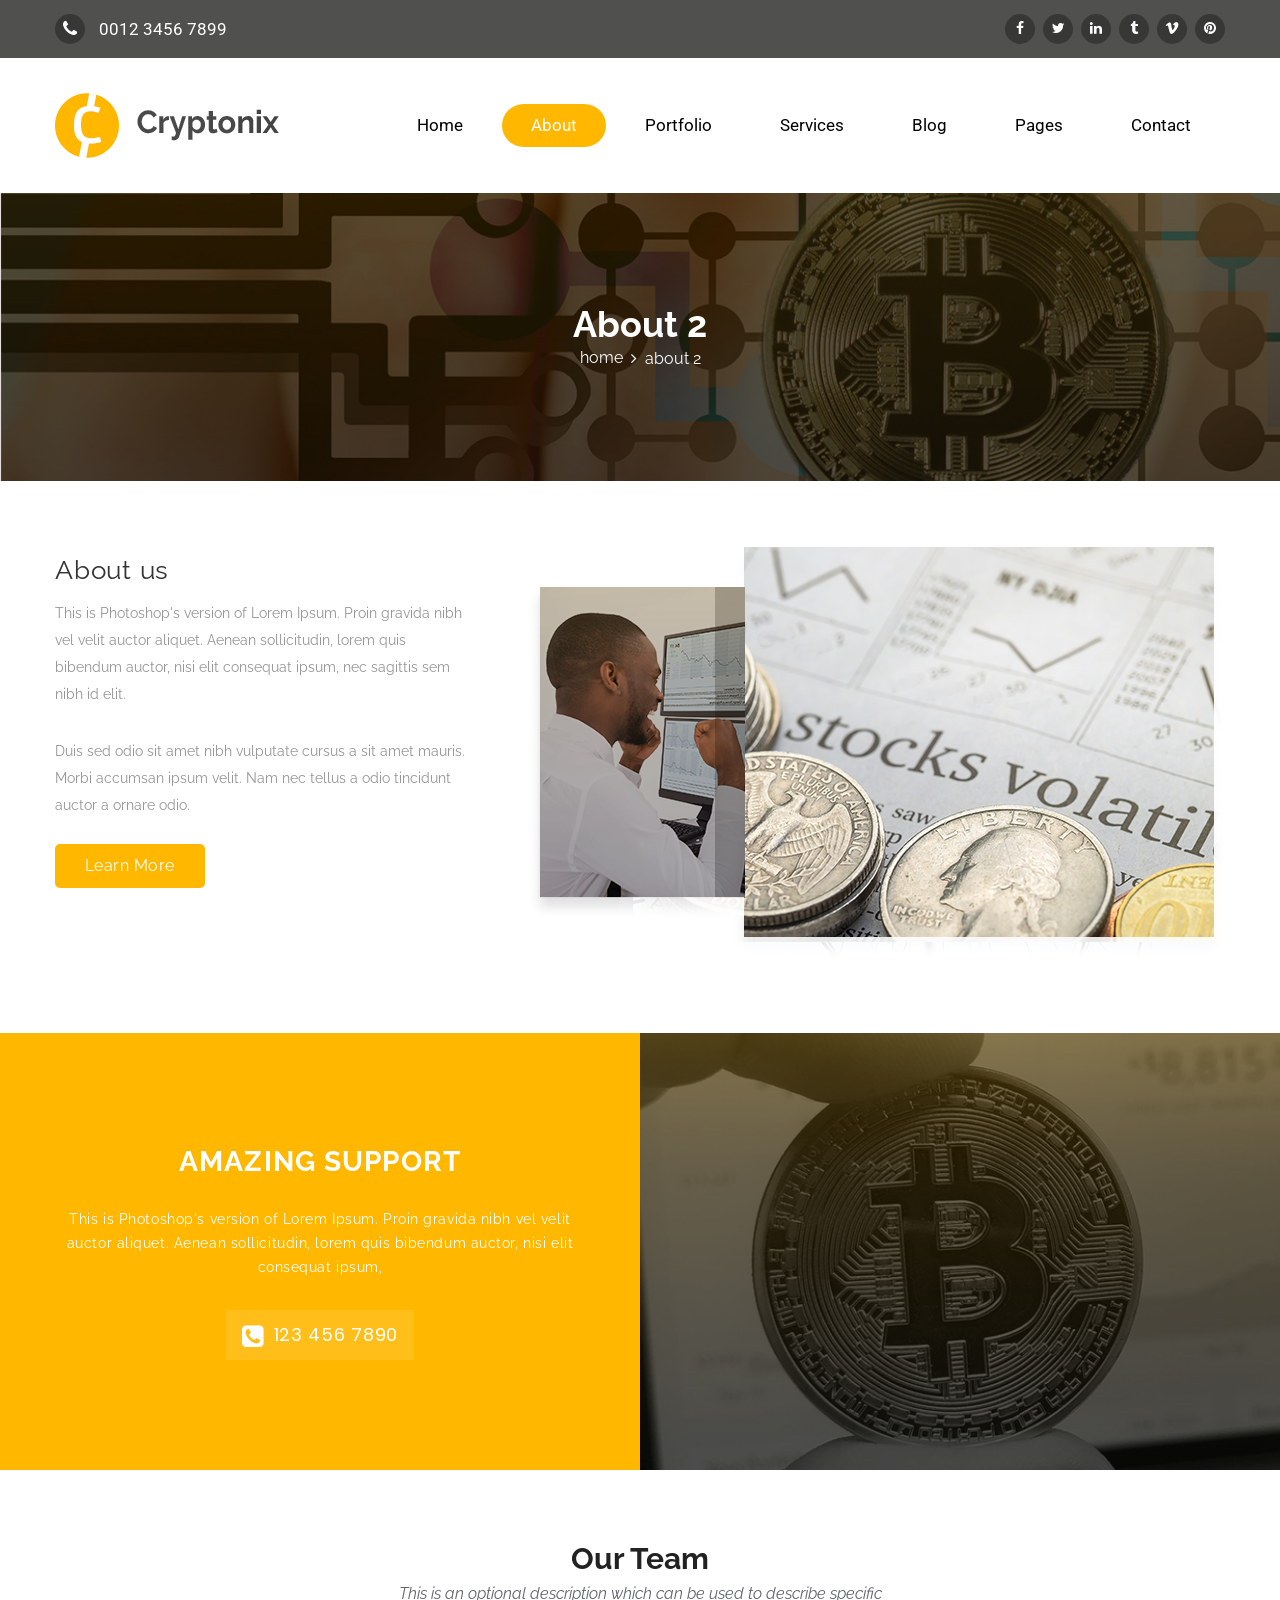
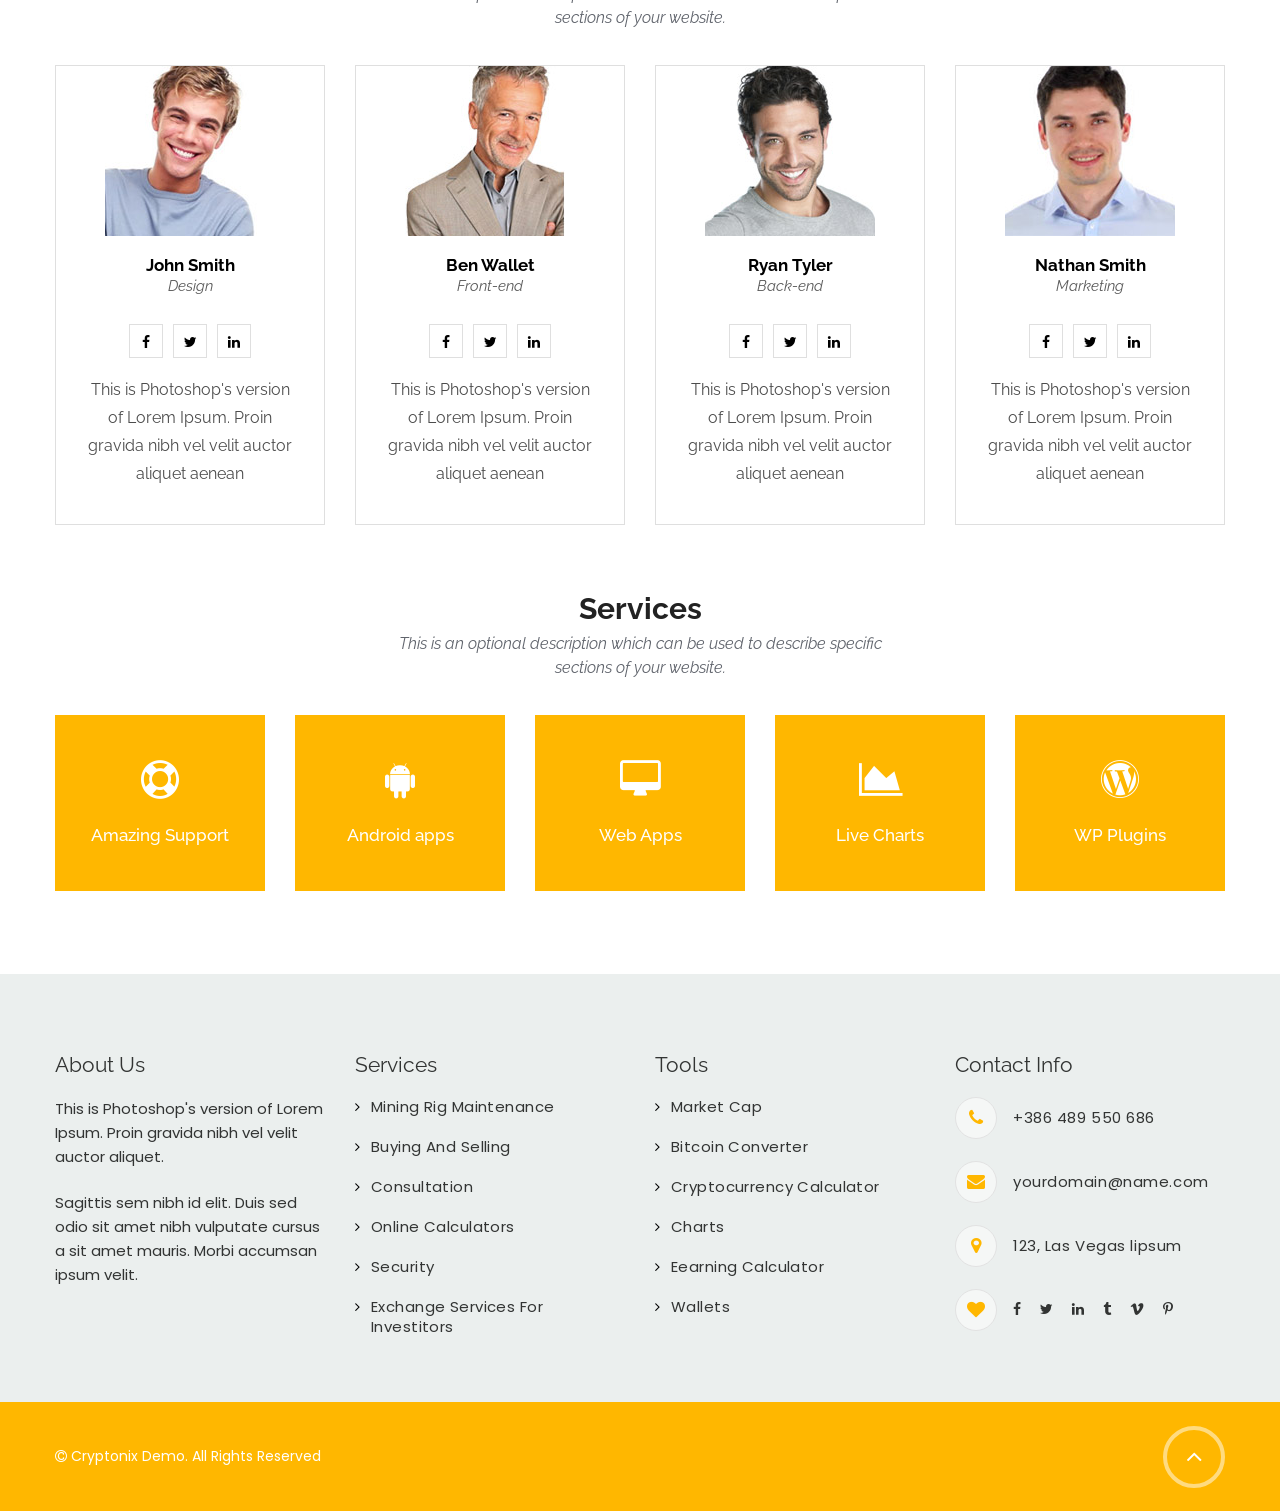
<file: crypto/about-2.html>
<!DOCTYPE html>
<!--[if lt IE 7 ]> <html class="ie6"> <![endif]-->
<!--[if IE 7 ]>    <html class="ie7"> <![endif]-->
<!--[if IE 8 ]>    <html class="ie8"> <![endif]-->
<!--[if IE 9 ]>    <html class="ie9"> <![endif]-->
<!--[if (gt IE 9)|!(IE)]><!--><html lang="en"><!--<![endif]-->
<head>
	<meta charset="utf-8">

    <meta http-equiv="X-UA-Compatible" content="IE=edge">
    <meta name="viewport" content="width=device-width, initial-scale=1">

    <meta name="description" content="">
    <meta name="author" content="">

	<title>About 2 - Cryptonix</title>

	<!-- Standard Favicon -->
	<link rel="icon" type="image/x-icon" href="assets/images//favicon.ico" />
	
	<!-- For iPhone 4 Retina display: -->
	<link rel="apple-touch-icon-precomposed" href="assets/images//apple-touch-icon-114x114-precomposed.png">
	
	<!-- For iPad: -->
	<link rel="apple-touch-icon-precomposed" href="assets/images//apple-touch-icon-72x72-precomposed.png">
	
	<!-- For iPhone: -->
	<link rel="apple-touch-icon-precomposed" href="assets/images//apple-touch-icon-57x57-precomposed.png">	
	
	<!-- Library - Google Font Familys -->
	<link href="https://fonts.googleapis.com/css?family=Raleway:100,100i,200,200i,300,300i,400,400i,500,500i,600,600i,700,700i,800,800i,900,900i%7cRoboto:100,100i,300,300i,400,400i,500,500i,700,700i,900,900i%7cPoppins:100,100i,200,200i,300,300i,400,400i,500,500i,600,600i,700,700i,800,800i,900,900i%7cMontserrat:100,100i,200,200i,300,300i,400,400i,500,500i,600,600i,700,700i,800,800i,900,900i%7cLato:100,100i,300,300i,400,400i,700,700i,900,900i%7cOpen+Sans:300,300i,400,400i,600,600i,700,700i,800,800i%7cPT+Sans:400,400i,700,700i" rel="stylesheet"> 
	
	<link rel="stylesheet" type="text/css" href="assets/revolution/css/settings.css">
	<!-- Library -->
    <link href="assets/css/lib.css" rel="stylesheet">

	<!-- Custom - Common CSS -->
	<link rel="stylesheet" href="assets/css/rtl.css">
	<link rel="stylesheet" type="text/css" href="style.css">

	<!--[if lt IE 9]>
		<script src="js/html5/respond.min.js"></script>
    <![endif]-->
	
</head>

<body data-offset="200" data-spy="scroll" data-target=".ownavigation">
	<!-- Loader -->
	<div id="site-loader" class="load-complete">
		<div class="loader">
			<div class="line-scale"><div></div><div></div><div></div><div></div><div></div></div>
		</div>
	</div><!-- Loader /- -->

	<!-- Header Section -->
	<header class="header_s header-fix header_s1">
		<!-- SidePanel -->
		<div id="slidepanel-1" class="slidepanel">
			<!-- Top Header -->
			<div class="top-header">
				<!-- Container -->
				<div class="container">	
					<div class="cnt-detail">
						<span><i class="fa fa-phone"></i><a href="tel:001234567899">0012 3456 7899</a></span>
						<ul>
							<li><a href="#"><i class="fa fa-facebook"></i></a></li>
							<li><a href="#"><i class="fa fa-twitter"></i></a></li>
							<li><a href="#"><i class="fa fa-linkedin"></i></a></li>
							<li><a href="#"><i class="fa fa-tumblr"></i></a></li>
							<li><a href="#"><i class="fa fa-vimeo"></i></a></li>
							<li><a href="#"><i class="fa fa-pinterest"></i></a></li>
						</ul>
					</div>
				</div><!-- Container /- -->
			</div><!-- Top Header /- -->
		</div><!-- SidePanel /- -->
		<!-- Menu Block -->
		<div class="menu-block">
			<nav class="navbar ownavigation navbar-expand-lg">
				<!-- Container -->
				<div class="container">
					<!--a class="navbar-brand" href="index.html">Cryptonix</a-->
					<a class="image-logo navbar-brand" href="index.html"><img src="assets/images/logo-blue.png" alt="Logo" /></a>
					<button class="navbar-toggler navbar-toggler-right" type="button" data-toggle="collapse" data-target="#navbar" aria-controls="navbar" aria-expanded="true" aria-label="Toggle navigation">
						<i class="fa fa-bars"></i>
					</button>
					<div class="collapse navbar-collapse" id="navbar">
						<ul class="navbar-nav">
							<li class="dropdown">
								<i class="ddl-switch fa fa-angle-down"></i>
								<a class="nav-link dropdown-toggle" title="Home" href="index.html">Home</a>
								<ul class="dropdown-menu">
									<li><a class="dropdown-item" href="index.html" title="Homepage 1">Homepage 1</a></li>
									<li><a class="dropdown-item" href="index-2.html" title="Homepage 2">Homepage 2</a></li>
									<li><a class="dropdown-item" href="index-3.html" title="Homepage 3">Homepage 3</a></li>
									<li><a class="dropdown-item" href="index-4.html" title="Homepage 4">Homepage 4</a></li>
									<li><a class="dropdown-item" href="index-5.html" title="Homepage 5">Homepage 5</a></li>
									<li><a class="dropdown-item" href="index-6.html" title="Homepage 6">Homepage 6</a></li>
									<li><a class="dropdown-item" href="index-7.html" title="Homepage 7">Homepage 7</a></li>
									<li><a class="dropdown-item" href="index-8.html" title="Homepage 8">Homepage 8</a></li>
									<li><a class="dropdown-item" href="index-9.html" title="Homepage 9">Homepage 9</a></li>
									<li><a class="dropdown-item" href="index-10.html" title="Homepage 10">Homepage 10</a></li>
								</ul>
							</li>
							<li class="active dropdown">
								<a class="nav-link dropdown-toggle" title="About" href="about.html">About</a>
								<i class="ddl-switch fa fa-angle-down"></i>
								<ul class="dropdown-menu">
									<li><a class="dropdown-item" href="about.html" title="About">About</a></li>
									<li><a class="dropdown-item" href="about-2.html" title="About 2">About 2</a></li>
									<li><a class="dropdown-item" href="about-3.html" title="About 3">About 3</a></li>
									<li><a class="dropdown-item" href="about-4.html" title="About 4">About 4</a></li>
									<li><a class="dropdown-item" href="about-5.html" title="About 5">About 5</a></li>
									<li><a class="dropdown-item" href="about-me.html" title="About me">About me</a></li>
								</ul>
							</li>
							<li class="dropdown">
								<a href="#" class="nav-link dropdown-toggle" title="Portfolio" role="button" aria-haspopup="true" aria-expanded="false">Portfolio</a>
								<i class="ddl-switch fa fa-angle-down"></i>
								<ul class="dropdown-menu">
									<li><a class="dropdown-item" href="portfolio-2-col.html">Portfolio 2 Col</a></li>
									<li><a class="dropdown-item" href="portfolio-3-col.html">Portfolio 3 Col</a></li>
									<li><a class="dropdown-item" href="portfolio-4-col.html">Portfolio 4 Col</a></li>
									<li><a class="dropdown-item" href="single-project.html">Single Project</a></li>
								</ul>
							</li>
							<li class="dropdown">
								<a class="nav-link dropdown-toggle" title="Services" href="services.html">Services</a>
								<i class="ddl-switch fa fa-angle-down"></i>
								<ul class="dropdown-menu">
									<li><a class="dropdown-item" href="services.html" title="Services">Services</a></li>
									<li><a class="dropdown-item" href="services-2.html" title="Services 2">Services 2</a></li>
									<li><a class="dropdown-item" href="services-3.html" title="Services 3">Services 3</a></li>
									<li><a class="dropdown-item" href="services-4.html" title="Services 4">Services 4</a></li>
									<li><a class="dropdown-item" href="services-5.html" title="Services 5">Services 5</a></li>
								</ul>
							</li>
							<li class="dropdown">
								<a href="blog-list.html" class="nav-link dropdown-toggle" title="Blog" role="button" aria-haspopup="true" aria-expanded="false">blog</a>
								<i class="ddl-switch fa fa-angle-down"></i>
								<ul class="dropdown-menu">
									<li><a class="dropdown-item" href="blog-list.html">Blog List</a></li>
									<li><a class="dropdown-item" href="blog-list-2-col.html">Blog 2 Col</a></li>
									<li><a class="dropdown-item" href="blog-list-3-col.html">Blog 3 Col</a></li>
									<li><a class="dropdown-item" href="blog-post.html">Blog Post</a></li>
								</ul>
							</li>
							<li class="dropdown">
								<a href="#" class="nav-link dropdown-toggle" title="Pages" role="button" aria-haspopup="true" aria-expanded="false">Pages</a>
								<i class="ddl-switch fa fa-angle-down"></i>
								<ul class="dropdown-menu">
									<li class="dropdown">
										<a href="#" class="nav-link dropdown-toggle" title="Header" role="button" aria-haspopup="true" aria-expanded="false">Header</a>
										<i class="ddl-switch fa fa-angle-down"></i>
										<ul class="dropdown-menu">
											<li><a class="dropdown-item" title="Header 1" href="header1.html">Header 1</a></li>
											<li><a class="dropdown-item" title="Header 2" href="header2.html">Header 2</a></li>
											<li><a class="dropdown-item" title="Header 3" href="header3.html">Header 3</a></li>
											<li><a class="dropdown-item" title="Header 4" href="header4.html">Header 4</a></li>
											<li><a class="dropdown-item" title="Header 5" href="header5.html">Header 5</a></li>
											<li><a class="dropdown-item" title="Header 6" href="header6.html">Header 6</a></li>
										</ul>
									</li>
									<li class="dropdown">
										<a href="#" class="nav-link dropdown-toggle" title="Header" role="button" aria-haspopup="true" aria-expanded="false">Menu</a>
										<i class="ddl-switch fa fa-angle-down"></i>
										<ul class="dropdown-menu">
											<li><a class="dropdown-item" title="Menu 1" href="menu1.html">menu 1</a></li>
											<li><a class="dropdown-item" title="Menu 2" href="menu2.html">menu 2</a></li>
											<li><a class="dropdown-item" title="Menu 3" href="menu3.html">menu 3</a></li>
											<li><a class="dropdown-item" title="Menu 4" href="menu4.html">menu 4</a></li>
											<li><a class="dropdown-item" title="Menu 5" href="menu5.html">menu 5</a></li>
											<li><a class="dropdown-item" title="Menu 6" href="menu6.html">menu 6</a></li>
											<li><a class="dropdown-item" title="Menu 7" href="menu7.html">menu 7</a></li>
											<li><a class="dropdown-item" title="Menu 8" href="menu8.html">menu 8</a></li>
										</ul>
									</li>
									<li class="dropdown">
										<a href="#" class="nav-link dropdown-toggle" title="Product" role="button" aria-haspopup="true" aria-expanded="false">Product</a>
										<i class="ddl-switch fa fa-angle-down"></i>
										<ul class="dropdown-menu">
											<li><a class="dropdown-item" title="Shop 2 Col" href="shop-2-col.html">Shop 2 Col</a></li>
											<li><a class="dropdown-item" title="Shop 3 Col" href="shop-3-col.html">Shop 3 Col</a></li>
											<li><a class="dropdown-item" title="Shop 4 Col" href="shop-4-col.html">Shop 4 Col</a></li>
											<li><a class="dropdown-item" title="Shop Detail" href="shop-detail.html">Shop Detail</a></li>
											<li><a class="dropdown-item" title="Cart" href="cart.html">Cart</a></li>
											<li><a class="dropdown-item" title="Checkout" href="checkout.html">Checkout</a></li>
										</ul>
									</li>
								</ul>
							</li>
							<li class="dropdown">
								<a href="contact-us.html" class="nav-link dropdown-toggle" title="Pages" role="button" aria-haspopup="true" aria-expanded="false">Contact</a>
								<i class="ddl-switch fa fa-angle-down"></i>
								<ul class="dropdown-menu">
									<li><a class="dropdown-item" title="Contact 1" href="contact-us.html">Contact 1</a></li>
									<li><a class="dropdown-item" title="Contact 2" href="contact-us2.html">Contact 2</a></li>
									<li><a class="dropdown-item" title="Contact 3" href="contact-us3.html">Contact 3</a></li>
									<li><a class="dropdown-item" title="Contact 4" href="contact-us4.html">Contact 4</a></li>
									<li><a class="dropdown-item" title="Contact 5" href="contact-us5.html">Contact 5</a></li>
								</ul>
							</li>
						</ul>
					</div>
					<div id="loginpanel-1" class="desktop-hide">
						<div class="right toggle" id="toggle-1">
							<a id="slideit-1" class="slideit" href="#slidepanel"><i class="fo-icons fa fa-inbox"></i></a>
							<a id="closeit-1" class="closeit" href="#slidepanel"><i class="fo-icons fa fa-close"></i></a>
						</div>
					</div>
				</div><!-- Container /- -->
			</nav>
		</div><!-- Menu Block /- -->
	</header><!-- Header Section /- -->	

	<div class="main-container">
	
		<!-- Page Banner -->
		<div class="page-banner">
			<!-- Container -->
			<div class="container">
				<h3>About 2</h3>
				<ol class="breadcrumb">
					<li class="breadcrumb-item"><a href="index.html">home</a></li>
					<li class="breadcrumb-item active">about 2</li>
				</ol>
			</div><!-- Container /- -->
		</div><!-- Page Banner /- -->
	
		<main class="site-main">
			
			<!-- Welcome Section -->
			<div class="welcome-section">
				<!-- Container -->
				<div class="container">
					<!-- Row -->
					<div class="row">
						<div class="col-md-5 welcome-content">
							<h3>About us</h3>
							<p>This is Photoshop's version  of Lorem Ipsum. Proin gravida nibh vel velit auctor aliquet. Aenean sollicitudin, lorem quis bibendum auctor, nisi elit consequat ipsum, nec sagittis sem nibh id elit.</p>
							<p>Duis sed odio sit amet nibh vulputate cursus a sit amet mauris. Morbi accumsan ipsum velit. Nam nec tellus a odio tincidunt auctor a ornare odio.</p>
							<a href="#" title="Learn More">Learn More</a>
						</div>
						<div class="col-md-7 img-block">
							<img src="assets/images/welcome-img.png" alt="Welcome" />
						</div>
					</div><!-- Row /- -->
				</div><!-- Container /- -->
			</div><!-- Welcome Section /- -->
			
			<!-- Image Content -->
			<div class="image-content container-fluid no-padding">
				<div class="row no-gutters">
					<div class="col-md-6 content-box">
						<h3>Amazing Support</h3>
						<p>This is Photoshop's version  of Lorem Ipsum. Proin gravida nibh vel velit auctor aliquet. Aenean sollicitudin, lorem quis bibendum auctor, nisi elit consequat ipsum,</p>
						<a href="tel:1234567890"><i class="fa fa-phone-square"></i>123 456 7890</a>
					</div>
					<div class="col-md-6 img-block">
						<img src="assets/images/image-content-section.jpg" alt="Image" />
					</div>
				</div>
			</div><!-- Image Content -->
			
			<!-- Team Section 3 -->
			<div class="team-section-3 no-bottom-padding">
				<!-- Container -->
				<div class="container">
					<!-- Section Header -->
					<div class="section-header">
						<h3>Our Team</h3>
						<p>This is an optional description which can be used to describe specific sections of your website.</p>
					</div><!-- Section Header /- -->
					<!-- Row -->
					<div class="row">
						<div class="col-lg-3 col-sm-6">
							<div class="team-box">
								<img src="assets/images/team-1.jpg" alt="Team" />
								<h3>John Smith <i>Design</i></h3>
								<ul>
									<li><a href="#"><i class="fa fa-facebook"></i></a></li>
									<li><a href="#"><i class="fa fa-twitter"></i></a></li>
									<li><a href="#"><i class="fa fa-linkedin"></i></a></li>
								</ul>
								<p>This is Photoshop's version  of Lorem Ipsum. Proin gravida nibh vel velit auctor aliquet aenean</p>
							</div>
						</div>
						<div class="col-lg-3 col-sm-6">
							<div class="team-box">
								<img src="assets/images/team-2.jpg" alt="Team" />
								<h3>Ben Wallet <i>Front-end</i></h3>
								<ul>
									<li><a href="#"><i class="fa fa-facebook"></i></a></li>
									<li><a href="#"><i class="fa fa-twitter"></i></a></li>
									<li><a href="#"><i class="fa fa-linkedin"></i></a></li>
								</ul>
								<p>This is Photoshop's version  of Lorem Ipsum. Proin gravida nibh vel velit auctor aliquet aenean</p>
							</div>
						</div>
						<div class="col-lg-3 col-sm-6">
							<div class="team-box">
								<img src="assets/images/team-3.jpg" alt="Team" />
								<h3>Ryan Tyler <i>Back-end</i></h3>
								<ul>
									<li><a href="#"><i class="fa fa-facebook"></i></a></li>
									<li><a href="#"><i class="fa fa-twitter"></i></a></li>
									<li><a href="#"><i class="fa fa-linkedin"></i></a></li>
								</ul>
								<p>This is Photoshop's version  of Lorem Ipsum. Proin gravida nibh vel velit auctor aliquet aenean</p>
							</div>
						</div>
						<div class="col-lg-3 col-sm-6">
							<div class="team-box">
								<img src="assets/images/team-4.jpg" alt="Team" />
								<h3>Nathan Smith <i>Marketing</i></h3>
								<ul>
									<li><a href="#"><i class="fa fa-facebook"></i></a></li>
									<li><a href="#"><i class="fa fa-twitter"></i></a></li>
									<li><a href="#"><i class="fa fa-linkedin"></i></a></li>
								</ul>
								<p>This is Photoshop's version  of Lorem Ipsum. Proin gravida nibh vel velit auctor aliquet aenean</p>
							</div>
						</div>
					</div><!-- Row /- -->
				</div><!-- Container /- -->
			</div><!-- Team Section 3 /- -->
			
			<!-- Services Section 4 -->
			<div class="services-section-4">
				<!-- Container -->
				<div class="container">
					<!-- Section Header -->
					<div class="section-header">
						<h3>Services</h3>
						<p>This is an optional description which can be used to describe specific sections of your website.</p>
					</div><!-- Section Header /- -->
					<!-- Row -->
					<div class="row">
						<div class="col-lg-4 col-sm-6">
							<div class="services-box">
								<i class="fa fa-life-saver"></i>
								<h5>Amazing Support</h5>
							</div>
						</div>
						<div class="col-lg-4 col-sm-6">
							<div class="services-box">
								<i class="fa fa-android"></i>
								<h5>Android apps</h5>
							</div>
						</div>
						<div class="col-lg-4 col-sm-6">
							<div class="services-box">
								<i class="fa fa-desktop"></i>
								<h5>Web Apps</h5>
							</div>
						</div>
						<div class="col-lg-4 col-sm-6">
							<div class="services-box">
								<i class="fa fa-area-chart"></i>
								<h5>Live Charts</h5>
							</div>
						</div>
						<div class="col-lg-4 col-sm-6">
							<div class="services-box">
								<i class="fa fa-wordpress"></i>
								<h5>WP Plugins</h5>
							</div>
						</div>
					</div><!-- Row /- -->
				</div><!-- Container /- -->
			</div><!-- Services Section 4 /- -->
			
		</main>
		
	</div>
	
	<!-- Footer Section -->
	<div class="footer-section">
		<!-- Footer Widget -->
		<div class="footer-widget">
			<!-- Container -->
			<div class="container">			
				<!-- Row -->
				<div class="row">
					<div class="col-lg-3 col-md-6">
						<!-- Widget : About -->
						<aside class="widget widget_about">
							<h3 class="widget-title">About us</h3>
							<p>This is Photoshop's version  of Lorem Ipsum. Proin gravida nibh vel velit auctor aliquet. </p>
							<p>Sagittis sem nibh id elit. Duis sed odio sit amet nibh vulputate cursus a sit amet mauris. Morbi accumsan ipsum velit.</p>
						</aside><!-- Widget : About /- -->						
					</div>
					<div class="col-lg-3 col-md-6">
						<!-- Widget: Pages -->
						<aside class="widget widget_pages">
							<h3 class="widget-title">Services</h3>
							<ul>
								<li class="page_item"><a href="#">Mining Rig Maintenance</a></li>
								<li class="page_item"><a href="#">Buying and Selling</a></li>
								<li class="page_item"><a href="#">Consultation</a></li>
								<li class="page_item"><a href="#">Online Calculators</a></li>
								<li class="page_item"><a href="#">Security</a></li>
								<li class="page_item"><a href="#">Exchange Services for Investitors</a></li>
							</ul>
						</aside><!-- Widget: Pages /- -->
					</div>
					<div class="col-lg-3 col-md-6">
						<!-- Widget: Pages -->
						<aside class="widget widget_pages">
							<h3 class="widget-title">Tools</h3>
							<ul>
								<li class="page_item"><a href="#">Market Cap</a></li>
								<li class="page_item"><a href="#">Bitcoin Converter</a></li>
								<li class="page_item"><a href="#">Cryptocurrency Calculator</a></li>
								<li class="page_item"><a href="#">Charts</a></li>
								<li class="page_item"><a href="#">Eearning Calculator</a></li>
								<li class="page_item"><a href="#">Wallets</a></li>
							</ul>
						</aside><!-- Widget: Pages /- -->
					</div>
					<div class="col-lg-3 col-md-6">
						<!-- Widget : Contact Info -->
						<aside class="widget widget_contact-info">
							<h3 class="widget-title">Contact info</h3>
							<div class="wid-cnt-detail">
								<p><i class="fa fa-phone"></i><a href="tel:+386489550686">+386 489 550 686</a></p>
								<p><i class="fa fa-envelope"></i><a href="mailto:yourdomain@name.com">yourdomain@name.com</a></p>
								<p><i class="fa fa-map-marker"></i>123, Las Vegas lipsum</p>
								<ul>
									<li><a href="#"><i class="fa fa-facebook"></i></a></li>
									<li><a href="#"><i class="fa fa-twitter"></i></a></li>
									<li><a href="#"><i class="fa fa-linkedin"></i></a></li>
									<li><a href="#"><i class="fa fa-tumblr"></i></a></li>
									<li><a href="#"><i class="fa fa-vimeo"></i></a></li>
									<li><a href="#"><i class="fa fa-pinterest-p"></i></a></li>
								</ul>
							</div>
						</aside><!-- Widget : Contact -->
					</div>
				</div><!-- Row /- -->
			</div><!-- Container /- -->
		</div><!-- Footer Widget /- -->
		<div class="bottom-footer">
			<!-- Container -->
			<div class="container">
				<div class="ftr-content">
					<p><i class="fa fa-copyright"></i> Cryptonix Demo. All Rights Reserved</p>
					<a href="#" id="back-to-top"><i class="fa fa-angle-up"></i></a>
				</div>
			</div><!-- Container /- -->
		</div>
	</div><!-- Footer Section /- -->
	
	<!-- JQuery v1.12.4 -->
	<script src="assets/js/jquery-1.12.4.min.js"></script>

	<!-- Library - Js -->
	<script src="assets/js/popper.min.js"></script>
	<script src="assets/js/lib.js"></script>
	
	<!-- Library - Theme JS -->
	<script src="assets/js/functions.js"></script>
	
</body>
</html>
</file>
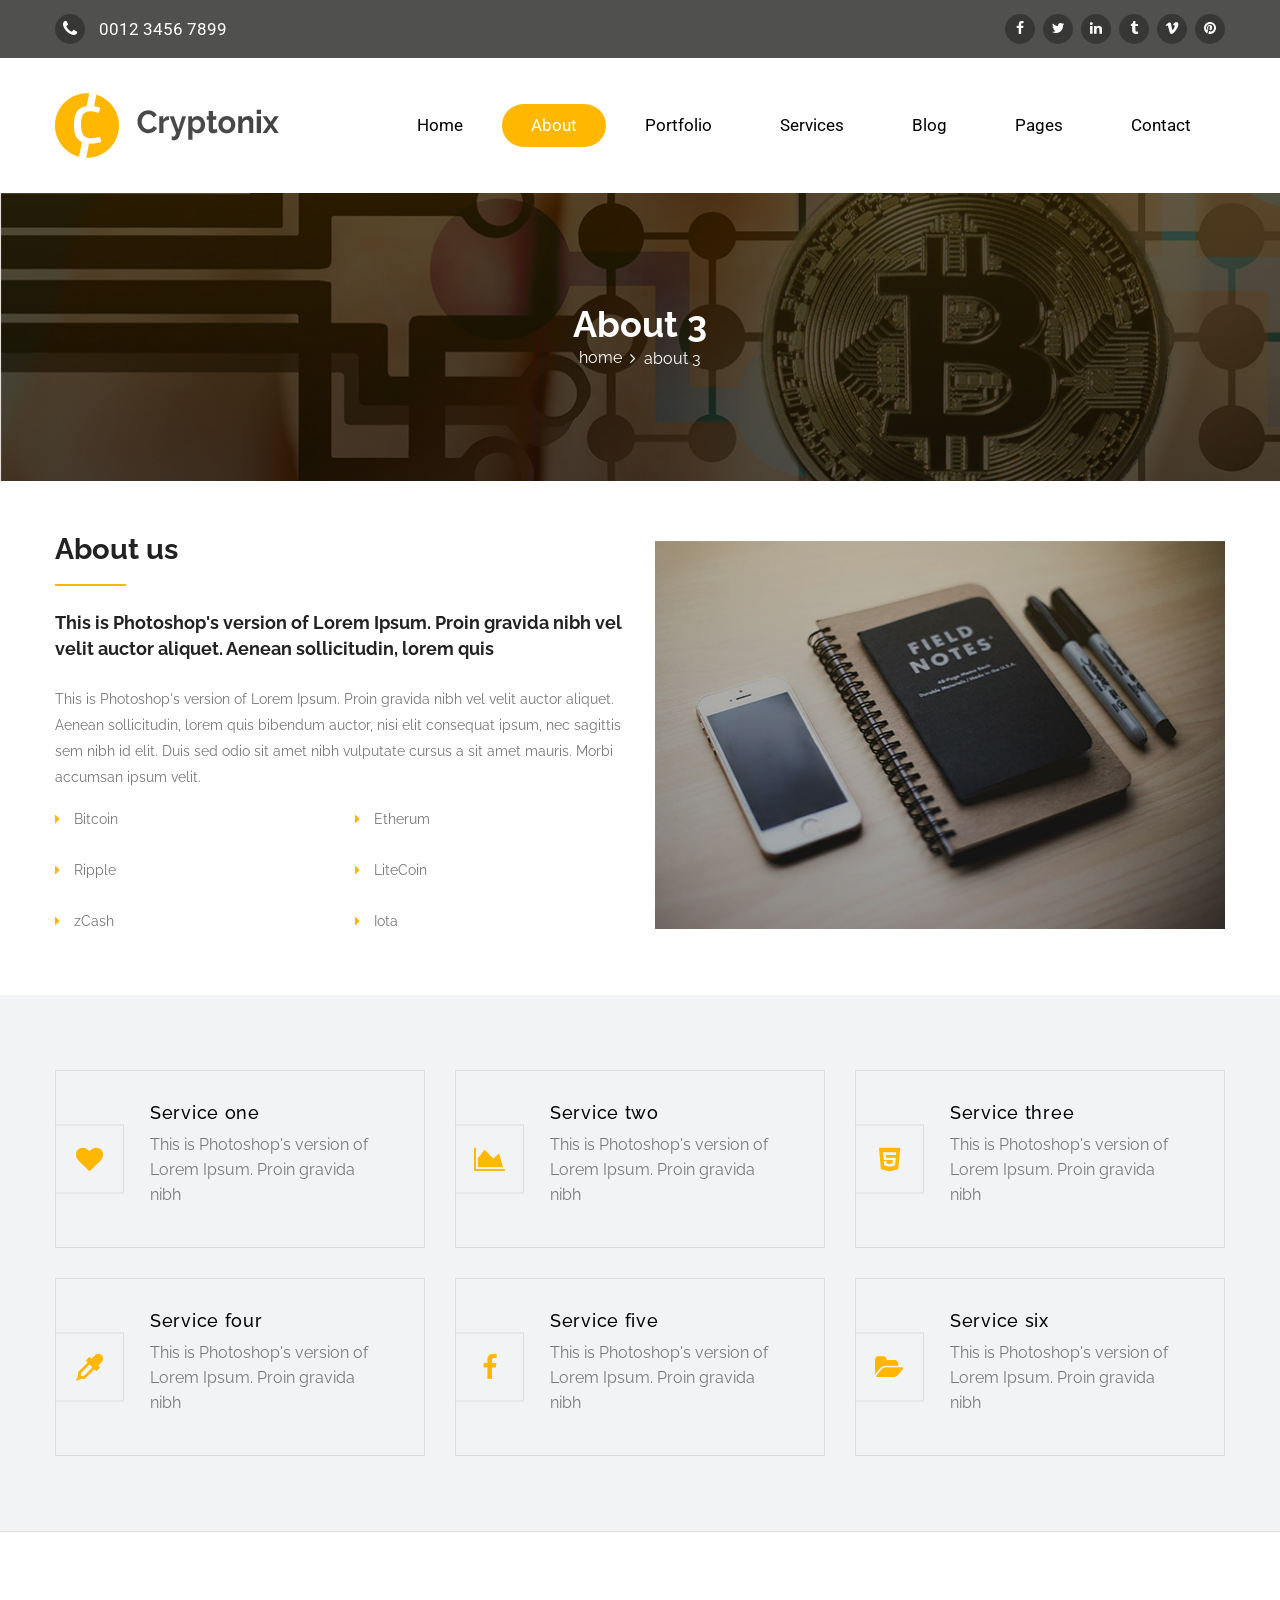
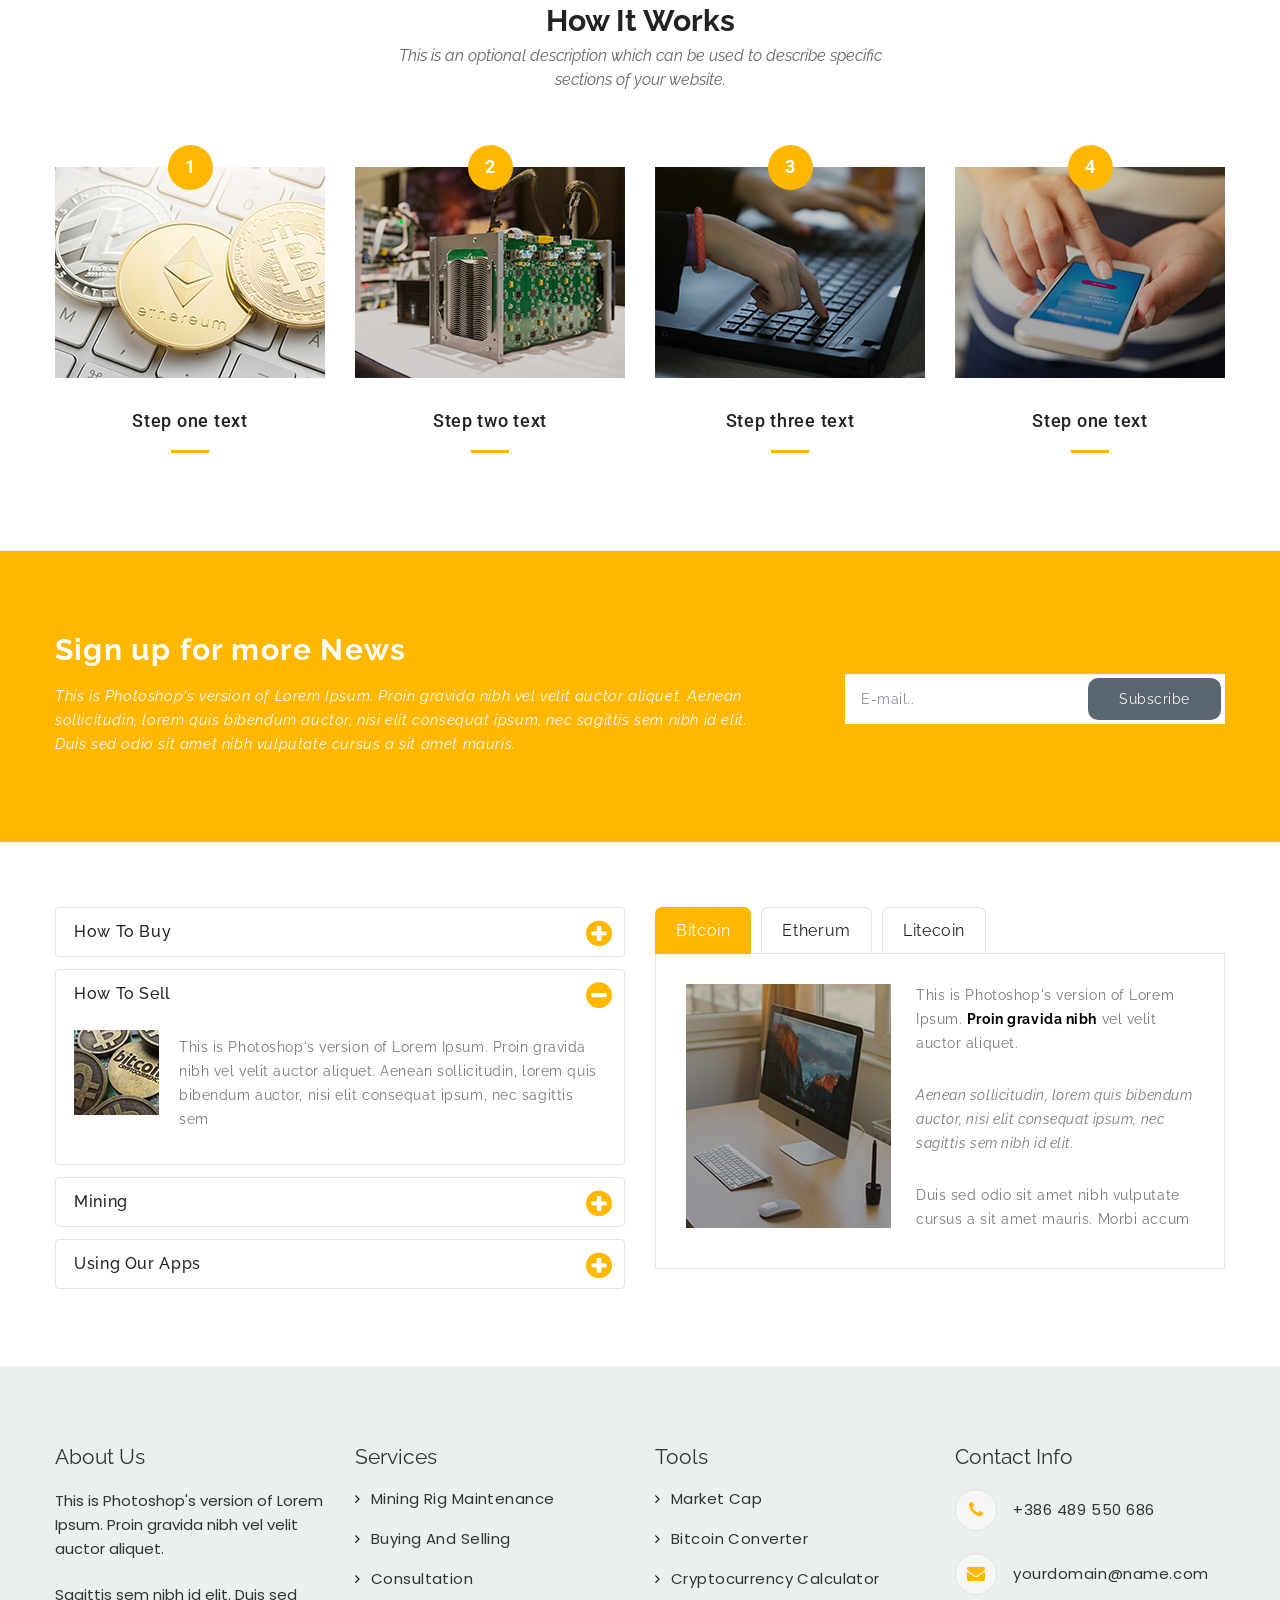
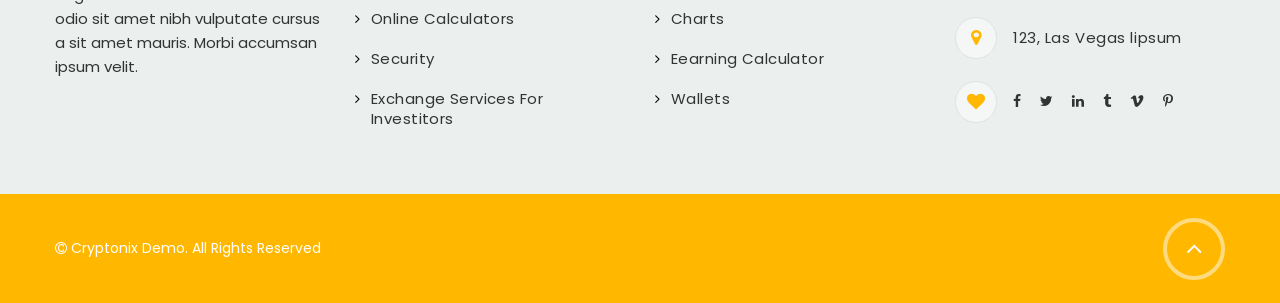
<file: crypto/about-3.html>
<!DOCTYPE html>
<!--[if lt IE 7 ]> <html class="ie6"> <![endif]-->
<!--[if IE 7 ]>    <html class="ie7"> <![endif]-->
<!--[if IE 8 ]>    <html class="ie8"> <![endif]-->
<!--[if IE 9 ]>    <html class="ie9"> <![endif]-->
<!--[if (gt IE 9)|!(IE)]><!--><html lang="en"><!--<![endif]-->
<head>
	<meta charset="utf-8">

    <meta http-equiv="X-UA-Compatible" content="IE=edge">
    <meta name="viewport" content="width=device-width, initial-scale=1">

    <meta name="description" content="">
    <meta name="author" content="">

	<title>About 3 - Cryptonix</title>

	<!-- Standard Favicon -->
	<link rel="icon" type="image/x-icon" href="assets/images//favicon.ico" />
	
	<!-- For iPhone 4 Retina display: -->
	<link rel="apple-touch-icon-precomposed" href="assets/images//apple-touch-icon-114x114-precomposed.png">
	
	<!-- For iPad: -->
	<link rel="apple-touch-icon-precomposed" href="assets/images//apple-touch-icon-72x72-precomposed.png">
	
	<!-- For iPhone: -->
	<link rel="apple-touch-icon-precomposed" href="assets/images//apple-touch-icon-57x57-precomposed.png">	
	
	<!-- Library - Google Font Familys -->
	<link href="https://fonts.googleapis.com/css?family=Raleway:100,100i,200,200i,300,300i,400,400i,500,500i,600,600i,700,700i,800,800i,900,900i%7cRoboto:100,100i,300,300i,400,400i,500,500i,700,700i,900,900i%7cPoppins:100,100i,200,200i,300,300i,400,400i,500,500i,600,600i,700,700i,800,800i,900,900i%7cMontserrat:100,100i,200,200i,300,300i,400,400i,500,500i,600,600i,700,700i,800,800i,900,900i%7cLato:100,100i,300,300i,400,400i,700,700i,900,900i%7cOpen+Sans:300,300i,400,400i,600,600i,700,700i,800,800i%7cPT+Sans:400,400i,700,700i" rel="stylesheet"> 
	
	<!-- Library -->
    <link href="assets/css/lib.css" rel="stylesheet">

	<!-- Custom - Common CSS -->
	<link rel="stylesheet" href="assets/css/rtl.css">
	<link rel="stylesheet" type="text/css" href="style.css">

	<!--[if lt IE 9]>
		<script src="js/html5/respond.min.js"></script>
    <![endif]-->
	
</head>

<body data-offset="200" data-spy="scroll" data-target=".ownavigation">
	<!-- Loader -->
	<div id="site-loader" class="load-complete">
		<div class="loader">
			<div class="line-scale"><div></div><div></div><div></div><div></div><div></div></div>
		</div>
	</div><!-- Loader /- -->

	<!-- Header Section -->
	<header class="header_s header-fix header_s1">
		<!-- SidePanel -->
		<div id="slidepanel-1" class="slidepanel">
			<!-- Top Header -->
			<div class="top-header">
				<!-- Container -->
				<div class="container">	
					<div class="cnt-detail">
						<span><i class="fa fa-phone"></i><a href="tel:001234567899">0012 3456 7899</a></span>
						<ul>
							<li><a href="#"><i class="fa fa-facebook"></i></a></li>
							<li><a href="#"><i class="fa fa-twitter"></i></a></li>
							<li><a href="#"><i class="fa fa-linkedin"></i></a></li>
							<li><a href="#"><i class="fa fa-tumblr"></i></a></li>
							<li><a href="#"><i class="fa fa-vimeo"></i></a></li>
							<li><a href="#"><i class="fa fa-pinterest"></i></a></li>
						</ul>
					</div>
				</div><!-- Container /- -->
			</div><!-- Top Header /- -->
		</div><!-- SidePanel /- -->
		<!-- Menu Block -->
		<div class="menu-block">
			<nav class="navbar ownavigation navbar-expand-lg">
				<!-- Container -->
				<div class="container">
					<!--a class="navbar-brand" href="index.html">Cryptonix</a-->
					<a class="image-logo navbar-brand" href="index.html"><img src="assets/images/logo-blue.png" alt="Logo" /></a>
					<button class="navbar-toggler navbar-toggler-right" type="button" data-toggle="collapse" data-target="#navbar" aria-controls="navbar" aria-expanded="true" aria-label="Toggle navigation">
						<i class="fa fa-bars"></i>
					</button>
					<div class="collapse navbar-collapse" id="navbar">
						<ul class="navbar-nav">
							<li class="dropdown">
								<i class="ddl-switch fa fa-angle-down"></i>
								<a class="nav-link dropdown-toggle" title="Home" href="index.html">Home</a>
								<ul class="dropdown-menu">
									<li><a class="dropdown-item" href="index.html" title="Homepage 1">Homepage 1</a></li>
									<li><a class="dropdown-item" href="index-2.html" title="Homepage 2">Homepage 2</a></li>
									<li><a class="dropdown-item" href="index-3.html" title="Homepage 3">Homepage 3</a></li>
									<li><a class="dropdown-item" href="index-4.html" title="Homepage 4">Homepage 4</a></li>
									<li><a class="dropdown-item" href="index-5.html" title="Homepage 5">Homepage 5</a></li>
									<li><a class="dropdown-item" href="index-6.html" title="Homepage 6">Homepage 6</a></li>
									<li><a class="dropdown-item" href="index-7.html" title="Homepage 7">Homepage 7</a></li>
									<li><a class="dropdown-item" href="index-8.html" title="Homepage 8">Homepage 8</a></li>
									<li><a class="dropdown-item" href="index-9.html" title="Homepage 9">Homepage 9</a></li>
									<li><a class="dropdown-item" href="index-10.html" title="Homepage 10">Homepage 10</a></li>
								</ul>
							</li>
							<li class="active dropdown">
								<a class="nav-link dropdown-toggle" title="About" href="about.html">About</a>
								<i class="ddl-switch fa fa-angle-down"></i>
								<ul class="dropdown-menu">
									<li><a class="dropdown-item" href="about.html" title="About">About</a></li>
									<li><a class="dropdown-item" href="about-2.html" title="About 2">About 2</a></li>
									<li><a class="dropdown-item" href="about-3.html" title="About 3">About 3</a></li>
									<li><a class="dropdown-item" href="about-4.html" title="About 4">About 4</a></li>
									<li><a class="dropdown-item" href="about-5.html" title="About 5">About 5</a></li>
									<li><a class="dropdown-item" href="about-me.html" title="About me">About me</a></li>
								</ul>
							</li>
							<li class="dropdown">
								<a href="#" class="nav-link dropdown-toggle" title="Portfolio" role="button" aria-haspopup="true" aria-expanded="false">Portfolio</a>
								<i class="ddl-switch fa fa-angle-down"></i>
								<ul class="dropdown-menu">
									<li><a class="dropdown-item" href="portfolio-2-col.html">Portfolio 2 Col</a></li>
									<li><a class="dropdown-item" href="portfolio-3-col.html">Portfolio 3 Col</a></li>
									<li><a class="dropdown-item" href="portfolio-4-col.html">Portfolio 4 Col</a></li>
									<li><a class="dropdown-item" href="single-project.html">Single Project</a></li>
								</ul>
							</li>
							<li class="dropdown">
								<a class="nav-link dropdown-toggle" title="Services" href="services.html">Services</a>
								<i class="ddl-switch fa fa-angle-down"></i>
								<ul class="dropdown-menu">
									<li><a class="dropdown-item" href="services.html" title="Services">Services</a></li>
									<li><a class="dropdown-item" href="services-2.html" title="Services 2">Services 2</a></li>
									<li><a class="dropdown-item" href="services-3.html" title="Services 3">Services 3</a></li>
									<li><a class="dropdown-item" href="services-4.html" title="Services 4">Services 4</a></li>
									<li><a class="dropdown-item" href="services-5.html" title="Services 5">Services 5</a></li>
								</ul>
							</li>
							<li class="dropdown">
								<a href="blog-list.html" class="nav-link dropdown-toggle" title="Blog" role="button" aria-haspopup="true" aria-expanded="false">blog</a>
								<i class="ddl-switch fa fa-angle-down"></i>
								<ul class="dropdown-menu">
									<li><a class="dropdown-item" href="blog-list.html">Blog List</a></li>
									<li><a class="dropdown-item" href="blog-list-2-col.html">Blog 2 Col</a></li>
									<li><a class="dropdown-item" href="blog-list-3-col.html">Blog 3 Col</a></li>
									<li><a class="dropdown-item" href="blog-post.html">Blog Post</a></li>
								</ul>
							</li>
							<li class="dropdown">
								<a href="#" class="nav-link dropdown-toggle" title="Pages" role="button" aria-haspopup="true" aria-expanded="false">Pages</a>
								<i class="ddl-switch fa fa-angle-down"></i>
								<ul class="dropdown-menu">
									<li class="dropdown">
										<a href="#" class="nav-link dropdown-toggle" title="Header" role="button" aria-haspopup="true" aria-expanded="false">Header</a>
										<i class="ddl-switch fa fa-angle-down"></i>
										<ul class="dropdown-menu">
											<li><a class="dropdown-item" title="Header 1" href="header1.html">Header 1</a></li>
											<li><a class="dropdown-item" title="Header 2" href="header2.html">Header 2</a></li>
											<li><a class="dropdown-item" title="Header 3" href="header3.html">Header 3</a></li>
											<li><a class="dropdown-item" title="Header 4" href="header4.html">Header 4</a></li>
											<li><a class="dropdown-item" title="Header 5" href="header5.html">Header 5</a></li>
											<li><a class="dropdown-item" title="Header 6" href="header6.html">Header 6</a></li>
										</ul>
									</li>
									<li class="dropdown">
										<a href="#" class="nav-link dropdown-toggle" title="Header" role="button" aria-haspopup="true" aria-expanded="false">Menu</a>
										<i class="ddl-switch fa fa-angle-down"></i>
										<ul class="dropdown-menu">
											<li><a class="dropdown-item" title="Menu 1" href="menu1.html">menu 1</a></li>
											<li><a class="dropdown-item" title="Menu 2" href="menu2.html">menu 2</a></li>
											<li><a class="dropdown-item" title="Menu 3" href="menu3.html">menu 3</a></li>
											<li><a class="dropdown-item" title="Menu 4" href="menu4.html">menu 4</a></li>
											<li><a class="dropdown-item" title="Menu 5" href="menu5.html">menu 5</a></li>
											<li><a class="dropdown-item" title="Menu 6" href="menu6.html">menu 6</a></li>
											<li><a class="dropdown-item" title="Menu 7" href="menu7.html">menu 7</a></li>
											<li><a class="dropdown-item" title="Menu 8" href="menu8.html">menu 8</a></li>
										</ul>
									</li>
									<li class="dropdown">
										<a href="#" class="nav-link dropdown-toggle" title="Product" role="button" aria-haspopup="true" aria-expanded="false">Product</a>
										<i class="ddl-switch fa fa-angle-down"></i>
										<ul class="dropdown-menu">
											<li><a class="dropdown-item" title="Shop 2 Col" href="shop-2-col.html">Shop 2 Col</a></li>
											<li><a class="dropdown-item" title="Shop 3 Col" href="shop-3-col.html">Shop 3 Col</a></li>
											<li><a class="dropdown-item" title="Shop 4 Col" href="shop-4-col.html">Shop 4 Col</a></li>
											<li><a class="dropdown-item" title="Shop Detail" href="shop-detail.html">Shop Detail</a></li>
											<li><a class="dropdown-item" title="Cart" href="cart.html">Cart</a></li>
											<li><a class="dropdown-item" title="Checkout" href="checkout.html">Checkout</a></li>
										</ul>
									</li>
								</ul>
							</li>
							<li class="dropdown">
								<a href="contact-us.html" class="nav-link dropdown-toggle" title="Pages" role="button" aria-haspopup="true" aria-expanded="false">Contact</a>
								<i class="ddl-switch fa fa-angle-down"></i>
								<ul class="dropdown-menu">
									<li><a class="dropdown-item" title="Contact 1" href="contact-us.html">Contact 1</a></li>
									<li><a class="dropdown-item" title="Contact 2" href="contact-us2.html">Contact 2</a></li>
									<li><a class="dropdown-item" title="Contact 3" href="contact-us3.html">Contact 3</a></li>
									<li><a class="dropdown-item" title="Contact 4" href="contact-us4.html">Contact 4</a></li>
									<li><a class="dropdown-item" title="Contact 5" href="contact-us5.html">Contact 5</a></li>
								</ul>
							</li>
						</ul>
					</div>
					<div id="loginpanel-1" class="desktop-hide">
						<div class="right toggle" id="toggle-1">
							<a id="slideit-1" class="slideit" href="#slidepanel"><i class="fo-icons fa fa-inbox"></i></a>
							<a id="closeit-1" class="closeit" href="#slidepanel"><i class="fo-icons fa fa-close"></i></a>
						</div>
					</div>
				</div><!-- Container /- -->
			</nav>
		</div><!-- Menu Block /- -->
	</header><!-- Header Section /- -->	

	<div class="main-container">
	
		<!-- Page Banner -->
		<div class="page-banner">
			<!-- Container -->
			<div class="container">
				<h3>About 3</h3>
				<ol class="breadcrumb">
					<li class="breadcrumb-item"><a href="index.html">home</a></li>
					<li class="breadcrumb-item active">about 3</li>
				</ol>
			</div><!-- Container /- -->
		</div><!-- Page Banner /- -->
	
		<main class="site-main">
			
			<!-- About Section -->
			<div class="about-section">
				<!-- Container -->
				<div class="container">
					<!-- Row -->
					<div class="row">
						<div class="col-md-6">
							<div class="about-content">
								<h3>About us</h3>
								<h6>This is Photoshop's version  of Lorem Ipsum. Proin gravida nibh vel velit auctor aliquet. Aenean sollicitudin, lorem quis</h6>
								<p>This is Photoshop's version  of Lorem Ipsum. Proin gravida nibh vel velit auctor aliquet. Aenean sollicitudin, lorem quis bibendum auctor, nisi elit consequat ipsum, nec sagittis sem nibh id elit. Duis sed odio sit amet nibh vulputate cursus a sit amet mauris. Morbi accumsan ipsum velit.</p>
								<ul class="row">
									<li class="col-lg-6 col-md-12 col-sm-6">Bitcoin</li>
									<li class="col-lg-6 col-md-12 col-sm-6">Etherum</li>
									<li class="col-lg-6 col-md-12 col-sm-6">Ripple</li>
									<li class="col-lg-6 col-md-12 col-sm-6">LiteCoin</li>
									<li class="col-lg-6 col-md-12 col-sm-6">zCash</li>
									<li class="col-lg-6 col-md-12 col-sm-6">Iota</li>
								</ul>
							</div>
						</div>
						<div class="col-md-6">
							<img src="assets/images/about-1.jpg" alt="About" />
						</div>
					</div><!-- Row -->
				</div><!-- Container /- -->
			</div><!-- About Section /- -->
			
			<!-- Services Section 7 -->
			<div class="services-section-7">
				<!-- Container -->
				<div class="container">
					<!-- Row -->
					<div class="row">
						<div class="col-lg-4 col-md-6">
							<div class="icon-content-box">
								<i class="fa fa-heart"></i>
								<h3>Service one</h3>
								<p>This is Photoshop's version of Lorem Ipsum. Proin gravida nibh</p>
							</div>
						</div>
						<div class="col-lg-4 col-md-6">
							<div class="icon-content-box">
								<i class="fa fa-area-chart"></i>
								<h3>Service two</h3>
								<p>This is Photoshop's version of Lorem Ipsum. Proin gravida nibh</p>
							</div>
						</div>
						<div class="col-lg-4 col-md-6">
							<div class="icon-content-box">
								<i class="fa fa-html5"></i>
								<h3>Service three</h3>
								<p>This is Photoshop's version of Lorem Ipsum. Proin gravida nibh</p>
							</div>
						</div>
						<div class="col-lg-4 col-md-6">
							<div class="icon-content-box">
								<i class="fa fa-eyedropper"></i>
								<h3>Service four</h3>
								<p>This is Photoshop's version of Lorem Ipsum. Proin gravida nibh</p>
							</div>
						</div>						
						<div class="col-lg-4 col-md-6">
							<div class="icon-content-box">
								<i class="fa fa-facebook"></i>
								<h3>Service five</h3>
								<p>This is Photoshop's version of Lorem Ipsum. Proin gravida nibh</p>
							</div>
						</div>
						<div class="col-lg-4 col-md-6">
							<div class="icon-content-box">
								<i class="fa fa-folder-open"></i>
								<h3>Service six</h3>
								<p>This is Photoshop's version of Lorem Ipsum. Proin gravida nibh</p>
							</div>
						</div>
					</div><!-- Row /- -->
				</div><!-- Container /- -->
			</div><!-- Services Section 7 /- -->
			
			<!-- How It Works -->
			<div class="how-it-works">
				<!-- Container -->
				<div class="container">
					<!-- Section Header -->
					<div class="section-header">
						<h3>How it works</h3>
						<p>This is an optional description which can be used to describe specific sections of your website.</p>
					</div><!-- Section Header /- -->
					<!-- Row -->
					<div class="row">
						<div class="col-lg-3 col-md-4 col-sm-6">
							<div class="how-it-work-box">
								<i><img src="assets/images/how-it-1.jpg" alt="how-it-work" /><span>1</span></i>
								<h6>Step one text</h6>
							</div>
						</div>
						<div class="col-lg-3 col-md-4 col-sm-6">
							<div class="how-it-work-box">
								<i><img src="assets/images/how-it-2.jpg" alt="how-it-work" /><span>2</span></i>
								<h6>Step two text</h6>
							</div>
						</div>
						<div class="col-lg-3 col-md-4 col-sm-6">
							<div class="how-it-work-box">
								<i><img src="assets/images/how-it-3.jpg" alt="how-it-work" /><span>3</span></i>
								<h6>Step three text</h6>
							</div>
						</div>
						<div class="col-lg-3 col-md-4 col-sm-6">
							<div class="how-it-work-box">
								<i><img src="assets/images/how-it-4.jpg" alt="how-it-work" /><span>4</span></i>
								<h6>Step one text</h6>
							</div>
						</div>
					</div><!-- Row /- -->
				</div><!-- Container /- -->
			</div><!-- How It Works -->
			
			<!-- Callout  -->
			<div class="callout-section">	
				<div class="container">
					<div class="callout-block">
						<div class="callout-content">
							<h2>Sign up for more News</h2>
							<p><i>This is Photoshop's version  of Lorem Ipsum. Proin gravida nibh vel velit auctor aliquet. Aenean sollicitudin, lorem quis bibendum auctor, nisi elit consequat ipsum, nec sagittis sem nibh id elit. Duis sed odio sit amet nibh vulputate cursus a sit amet mauris.</i></p>
						</div>
						<form>
							<div class="input-group">
								<input class="form-control" placeholder="E-mail.." type="text">
								<span class="input-group-btn">
									<button class="btn btn-default" type="button">Subscribe</button>
								</span>
							</div>
						</form>
					</div>
				</div>
			</div><!-- Callout /- -->
			
			<!-- Accordian And Tabs Section -->
			<div class="accordian-tab-section">
				<!-- Container -->
				<div class="container">
					<!-- Row -->
					<div class="row">
						<div class="col-lg-6">
							<div id="b-accordion" role="tablist" class="b-accordians-block">
								<div class="card">
									<div class="card-header" role="tab" id="headingOne">
										<h5 class="mb-0">
											<a class="collapsed" data-toggle="collapse" href="#unique-design" aria-expanded="true" aria-controls="unique-design">How to Buy</a>
										</h5>
									</div>
									<div id="unique-design" class="collapse" role="tabpanel" aria-labelledby="headingOne" data-parent="#b-accordion">
										<div class="card-body">
											<img src="assets/images/accordian-img.jpg" alt="Image" />
											<p>This is Photoshop's version  of Lorem Ipsum. Proin gravida nibh vel velit auctor aliquet. Aenean sollicitudin, lorem quis bibendum auctor, nisi elit consequat ipsum, nec sagittis sem</p>
										</div>
									</div>
								</div>
								<div class="card">
									<div class="card-header" role="tab" id="headingTwo">
										<h5 class="mb-0">
											<a data-toggle="collapse" href="#layout" aria-expanded="false" aria-controls="layout">How to Sell</a>
										</h5>
									</div>
									<div id="layout" class="collapse show" role="tabpanel" aria-labelledby="headingTwo" data-parent="#b-accordion">
										<div class="card-body">
											<img src="assets/images/accordian-img.jpg" alt="Image" />
											<p>This is Photoshop's version  of Lorem Ipsum. Proin gravida nibh vel velit auctor aliquet. Aenean sollicitudin, lorem quis bibendum auctor, nisi elit consequat ipsum, nec sagittis sem</p>
										</div>
									</div>
								</div>
								<div class="card">
									<div class="card-header" role="tab" id="headingThree">
										<h5 class="mb-0">
											<a class="collapsed" data-toggle="collapse" href="#bootstrap" aria-expanded="false" aria-controls="bootstrap">Mining</a>
										</h5>
									</div>
									<div id="bootstrap" class="collapse" role="tabpanel" aria-labelledby="headingThree" data-parent="#b-accordion">
										<div class="card-body">
											<img src="assets/images/accordian-img.jpg" alt="Image" />
											<p>This is Photoshop's version  of Lorem Ipsum. Proin gravida nibh vel velit auctor aliquet. Aenean sollicitudin, lorem quis bibendum auctor, nisi elit consequat ipsum, nec sagittis sem</p>
										</div>
									</div>
								</div>
								<div class="card">
									<div class="card-header" role="tab" id="headingFour">
										<h5 class="mb-0">
											<a class="collapsed" data-toggle="collapse" href="#uf-admin" aria-expanded="false" aria-controls="uf-admin">Using our Apps</a>
										</h5>
									</div>
									<div id="uf-admin" class="collapse" role="tabpanel" aria-labelledby="headingFour" data-parent="#b-accordion">
										<div class="card-body">
											<img src="assets/images/accordian-img.jpg" alt="Image" />
											<p>This is Photoshop's version  of Lorem Ipsum. Proin gravida nibh vel velit auctor aliquet. Aenean sollicitudin, lorem quis bibendum auctor, nisi elit consequat ipsum, nec sagittis sem</p>
										</div>
									</div>
								</div>
							</div>
						</div>
						<div class="col-lg-6">
							<div class="b-tabs">
								<ul class="nav nav-tabs" id="myTab" role="tablist">
									<li class="nav-item">
										<a class="nav-link active" id="design-tab" data-toggle="tab" href="#design" role="tab" aria-controls="design" aria-selected="true">Bitcoin</a>
									</li>
									<li class="nav-item">
										<a class="nav-link" id="b-bootstrap-tab" data-toggle="tab" href="#b-bootstrap" role="tab" aria-controls="b-bootstrap" aria-selected="false">Etherum</a>
									</li>
									<li class="nav-item">
										<a class="nav-link" id="friendly-tab" data-toggle="tab" href="#friendly" role="tab" aria-controls="friendly" aria-selected="false">Litecoin</a>
									</li>
								</ul>
								<div class="tab-content" id="myTabContent">
									<div class="tab-pane fade show active" id="design" role="tabpanel" aria-labelledby="design-tab">
										<img src="assets/images/tab-img.jpg" alt="Image" />
										<p>This is Photoshop's version  of Lorem Ipsum. <b>Proin gravida nibh</b> vel velit auctor aliquet.</p>
										<p><i>Aenean sollicitudin, lorem quis bibendum auctor, nisi elit consequat ipsum, nec sagittis sem nibh id elit.</i></p>
										<p><span>Duis sed</span> odio sit amet nibh vulputate cursus a sit amet mauris. Morbi accum</p>
									</div>
									<div class="tab-pane fade" id="b-bootstrap" role="tabpanel" aria-labelledby="b-bootstrap-tab">
										<img src="assets/images/tab-img.jpg" alt="Image" />
										<p><i>Aenean sollicitudin, lorem quis bibendum auctor, nisi elit consequat ipsum, nec sagittis sem nibh id elit.</i></p>
										<p>This is Photoshop's version  of Lorem Ipsum. <b>Proin gravida nibh</b> vel velit auctor aliquet.</p>
										<p><span>Duis sed</span> odio sit amet nibh vulputate cursus a sit amet mauris. Morbi accum</p>
									</div>
									<div class="tab-pane fade" id="friendly" role="tabpanel" aria-labelledby="friendly-tab">
										<img src="assets/images/tab-img.jpg" alt="Image" />
										<p>This is Photoshop's version  of Lorem Ipsum. <b>Proin gravida nibh</b> vel velit auctor aliquet.</p>
										<p><i>Aenean sollicitudin, lorem quis bibendum auctor, nisi elit consequat ipsum, nec sagittis sem nibh id elit.</i></p>
										<p><span>Duis sed</span> odio sit amet nibh vulputate cursus a sit amet mauris. Morbi accum</p>
									</div>
								</div>
							</div>
						</div>
					</div><!-- Row /- -->
				</div><!-- Container /- -->
			</div><!-- Accordian And Tabs Section -->
			
		</main>
		
	</div>
	
	<!-- Footer Section -->
	<div class="footer-section">
		<!-- Footer Widget -->
		<div class="footer-widget">
			<!-- Container -->
			<div class="container">			
				<!-- Row -->
				<div class="row">
					<div class="col-lg-3 col-md-6">
						<!-- Widget : About -->
						<aside class="widget widget_about">
							<h3 class="widget-title">About us</h3>
							<p>This is Photoshop's version  of Lorem Ipsum. Proin gravida nibh vel velit auctor aliquet. </p>
							<p>Sagittis sem nibh id elit. Duis sed odio sit amet nibh vulputate cursus a sit amet mauris. Morbi accumsan ipsum velit.</p>
						</aside><!-- Widget : About /- -->						
					</div>
					<div class="col-lg-3 col-md-6">
						<!-- Widget: Pages -->
						<aside class="widget widget_pages">
							<h3 class="widget-title">Services</h3>
							<ul>
								<li class="page_item"><a href="#">Mining Rig Maintenance</a></li>
								<li class="page_item"><a href="#">Buying and Selling</a></li>
								<li class="page_item"><a href="#">Consultation</a></li>
								<li class="page_item"><a href="#">Online Calculators</a></li>
								<li class="page_item"><a href="#">Security</a></li>
								<li class="page_item"><a href="#">Exchange Services for Investitors</a></li>
							</ul>
						</aside><!-- Widget: Pages /- -->
					</div>
					<div class="col-lg-3 col-md-6">
						<!-- Widget: Pages -->
						<aside class="widget widget_pages">
							<h3 class="widget-title">Tools</h3>
							<ul>
								<li class="page_item"><a href="#">Market Cap</a></li>
								<li class="page_item"><a href="#">Bitcoin Converter</a></li>
								<li class="page_item"><a href="#">Cryptocurrency Calculator</a></li>
								<li class="page_item"><a href="#">Charts</a></li>
								<li class="page_item"><a href="#">Eearning Calculator</a></li>
								<li class="page_item"><a href="#">Wallets</a></li>
							</ul>
						</aside><!-- Widget: Pages /- -->
					</div>
					<div class="col-lg-3 col-md-6">
						<!-- Widget : Contact Info -->
						<aside class="widget widget_contact-info">
							<h3 class="widget-title">Contact info</h3>
							<div class="wid-cnt-detail">
								<p><i class="fa fa-phone"></i><a href="tel:+386489550686">+386 489 550 686</a></p>
								<p><i class="fa fa-envelope"></i><a href="mailto:yourdomain@name.com">yourdomain@name.com</a></p>
								<p><i class="fa fa-map-marker"></i>123, Las Vegas lipsum</p>
								<ul>
									<li><a href="#"><i class="fa fa-facebook"></i></a></li>
									<li><a href="#"><i class="fa fa-twitter"></i></a></li>
									<li><a href="#"><i class="fa fa-linkedin"></i></a></li>
									<li><a href="#"><i class="fa fa-tumblr"></i></a></li>
									<li><a href="#"><i class="fa fa-vimeo"></i></a></li>
									<li><a href="#"><i class="fa fa-pinterest-p"></i></a></li>
								</ul>
							</div>
						</aside><!-- Widget : Contact -->
					</div>
				</div><!-- Row /- -->
			</div><!-- Container /- -->
		</div><!-- Footer Widget /- -->
		<div class="bottom-footer">
			<!-- Container -->
			<div class="container">
				<div class="ftr-content">
					<p><i class="fa fa-copyright"></i> Cryptonix Demo. All Rights Reserved</p>
					<a href="#" id="back-to-top"><i class="fa fa-angle-up"></i></a>
				</div>
			</div><!-- Container /- -->
		</div>
	</div><!-- Footer Section /- -->
	
	<!-- JQuery v1.12.4 -->
	<script src="assets/js/jquery-1.12.4.min.js"></script>

	<!-- Library - Js -->
	<script src="assets/js/popper.min.js"></script>
	<script src="assets/js/lib.js"></script>
	
	<!-- Library - Theme JS -->
	<script src="assets/js/functions.js"></script>
	
</body>
</html>
</file>
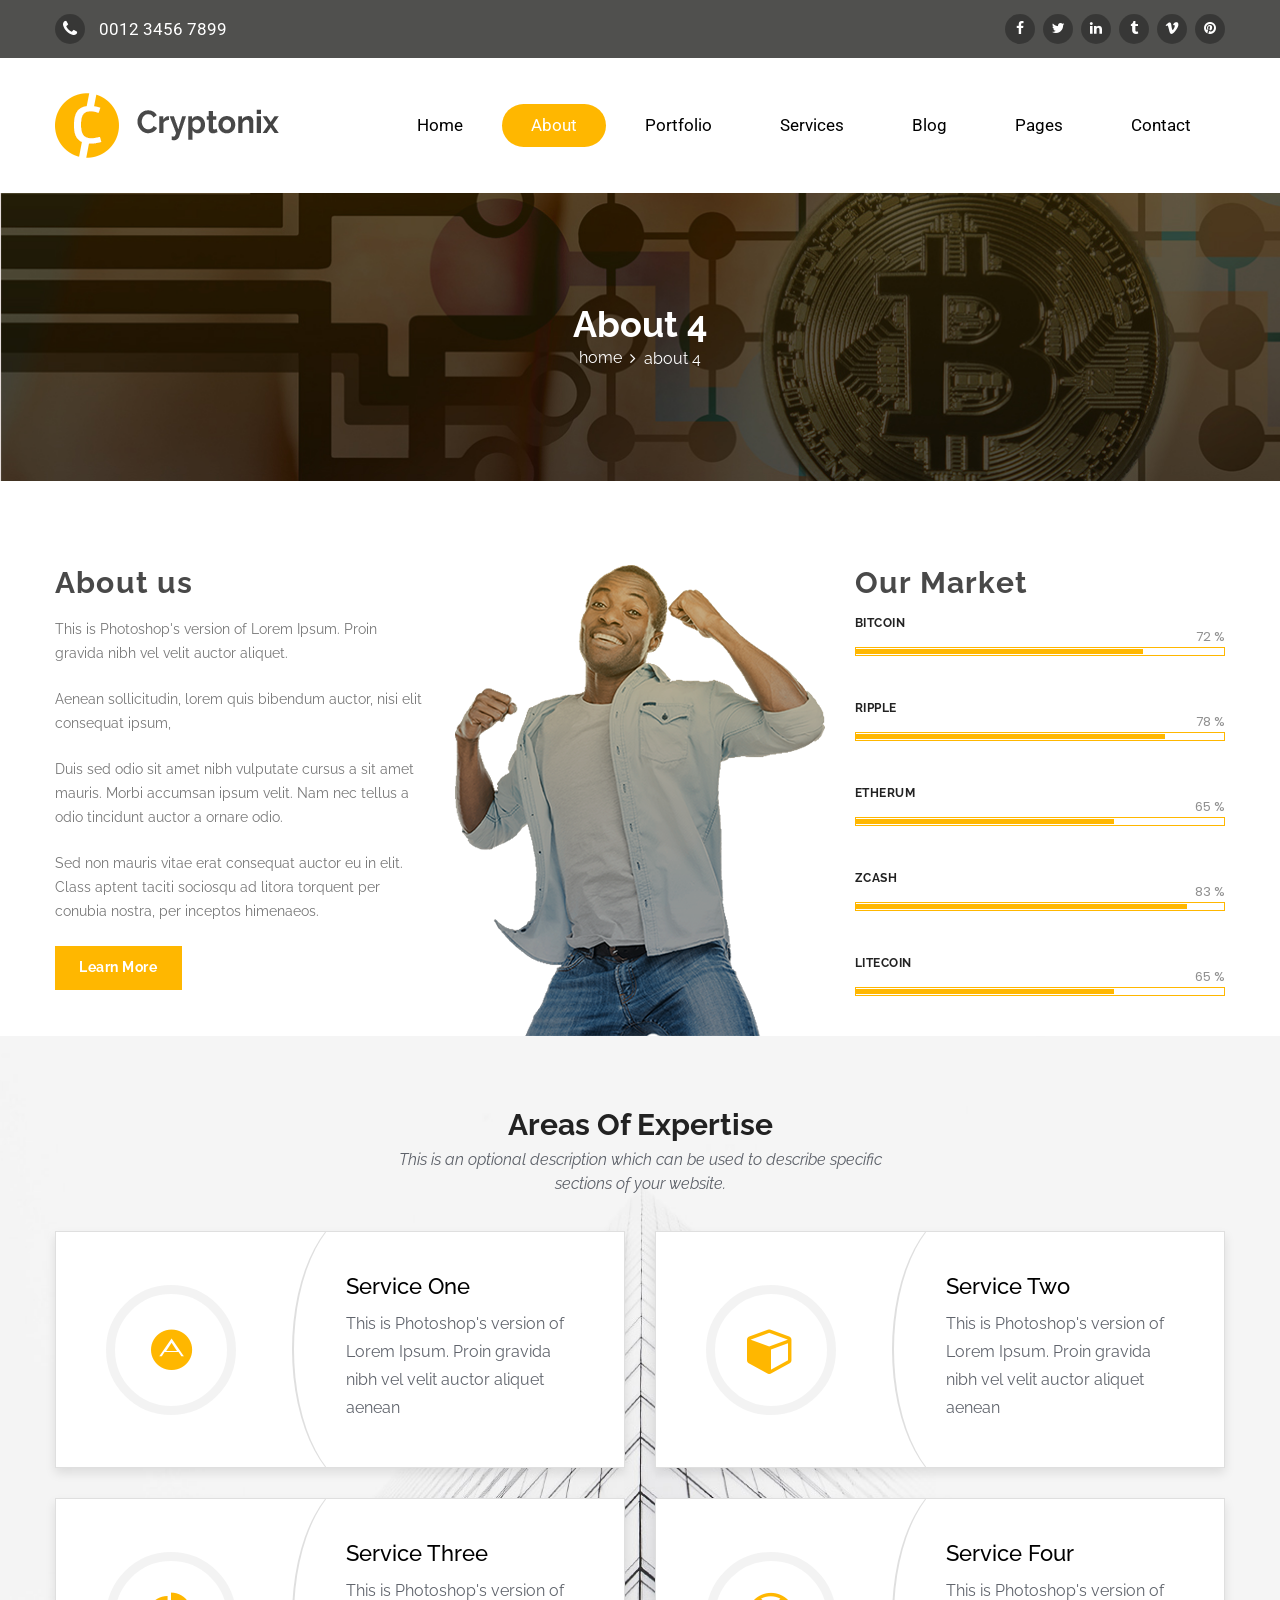
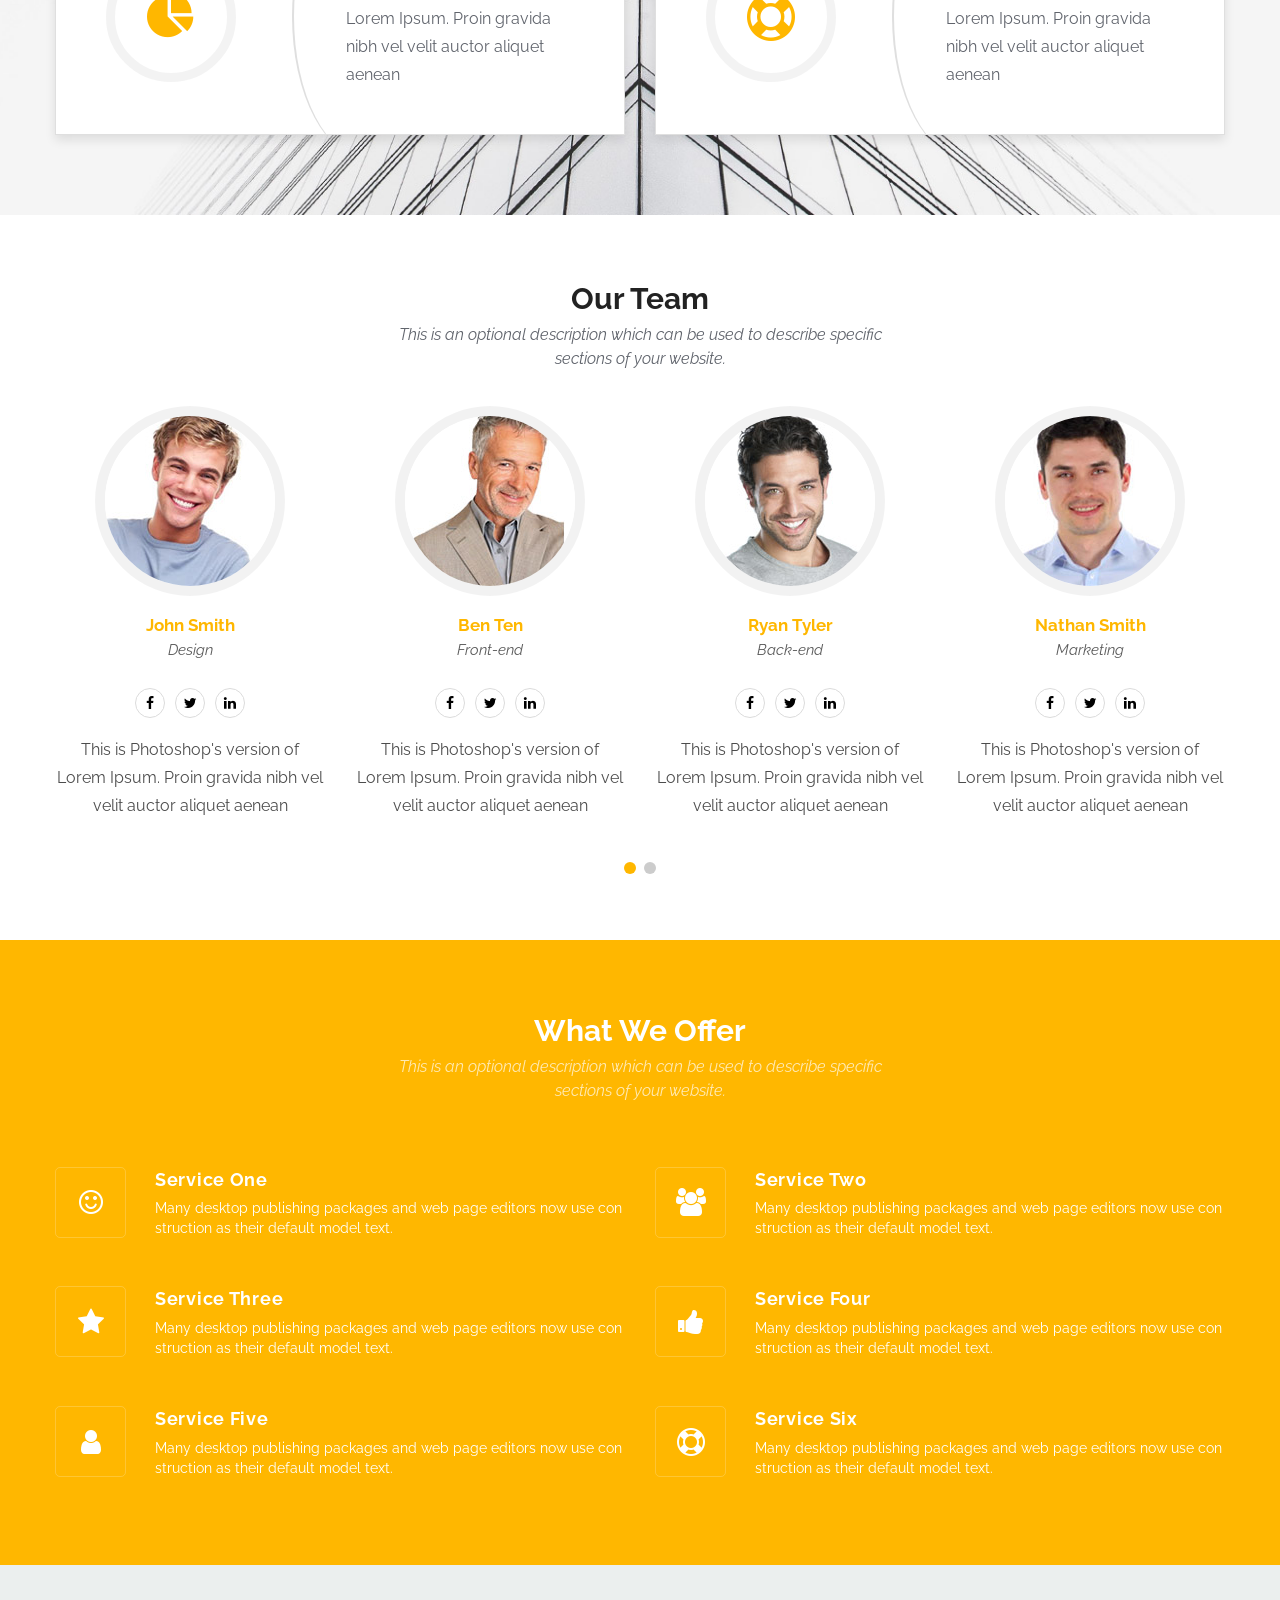
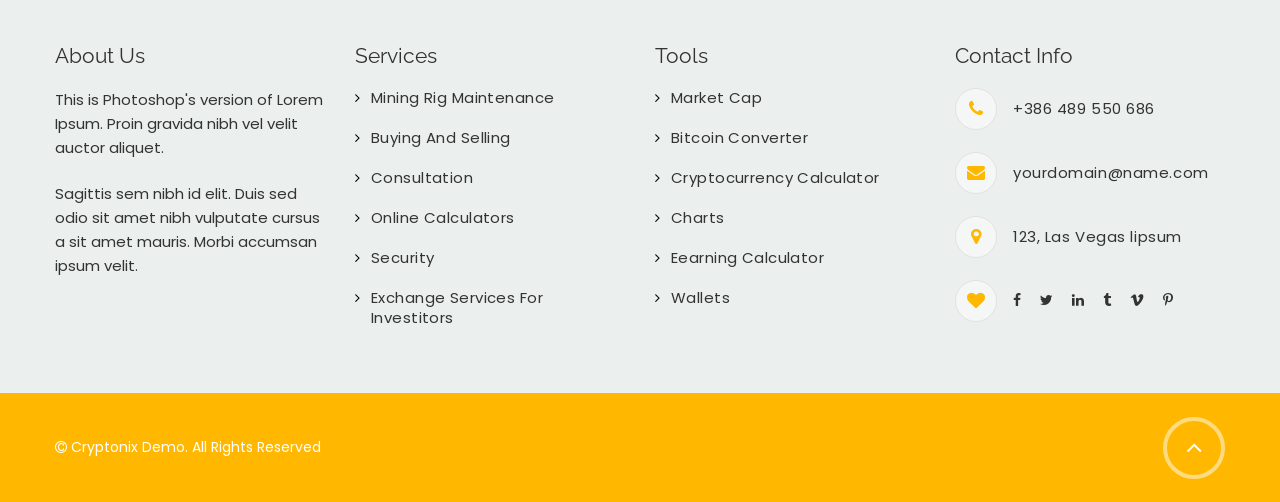
<file: crypto/about-4.html>
<!DOCTYPE html>
<!--[if lt IE 7 ]> <html class="ie6"> <![endif]-->
<!--[if IE 7 ]>    <html class="ie7"> <![endif]-->
<!--[if IE 8 ]>    <html class="ie8"> <![endif]-->
<!--[if IE 9 ]>    <html class="ie9"> <![endif]-->
<!--[if (gt IE 9)|!(IE)]><!--><html lang="en"><!--<![endif]-->
<head>
	<meta charset="utf-8">

    <meta http-equiv="X-UA-Compatible" content="IE=edge">
    <meta name="viewport" content="width=device-width, initial-scale=1">

    <meta name="description" content="">
    <meta name="author" content="">

	<title>About 4 - Cryptonix</title>

	<!-- Standard Favicon -->
	<link rel="icon" type="image/x-icon" href="assets/images//favicon.ico" />
	
	<!-- For iPhone 4 Retina display: -->
	<link rel="apple-touch-icon-precomposed" href="assets/images//apple-touch-icon-114x114-precomposed.png">
	
	<!-- For iPad: -->
	<link rel="apple-touch-icon-precomposed" href="assets/images//apple-touch-icon-72x72-precomposed.png">
	
	<!-- For iPhone: -->
	<link rel="apple-touch-icon-precomposed" href="assets/images//apple-touch-icon-57x57-precomposed.png">	
	
	<!-- Library - Google Font Familys -->
	<link href="https://fonts.googleapis.com/css?family=Raleway:100,100i,200,200i,300,300i,400,400i,500,500i,600,600i,700,700i,800,800i,900,900i%7cRoboto:100,100i,300,300i,400,400i,500,500i,700,700i,900,900i%7cPoppins:100,100i,200,200i,300,300i,400,400i,500,500i,600,600i,700,700i,800,800i,900,900i%7cMontserrat:100,100i,200,200i,300,300i,400,400i,500,500i,600,600i,700,700i,800,800i,900,900i%7cLato:100,100i,300,300i,400,400i,700,700i,900,900i%7cOpen+Sans:300,300i,400,400i,600,600i,700,700i,800,800i%7cPT+Sans:400,400i,700,700i" rel="stylesheet"> 
	
	<!-- Library -->
    <link href="assets/css/lib.css" rel="stylesheet">

	<!-- Custom - Common CSS -->
	<link rel="stylesheet" href="assets/css/rtl.css">
	<link rel="stylesheet" type="text/css" href="style.css">

	<!--[if lt IE 9]>
		<script src="js/html5/respond.min.js"></script>
    <![endif]-->
	
</head>

<body data-offset="200" data-spy="scroll" data-target=".ownavigation">
	<!-- Loader -->
	<div id="site-loader" class="load-complete">
		<div class="loader">
			<div class="line-scale"><div></div><div></div><div></div><div></div><div></div></div>
		</div>
	</div><!-- Loader /- -->

	<!-- Header Section -->
	<header class="header_s header-fix header_s1">
		<!-- SidePanel -->
		<div id="slidepanel-1" class="slidepanel">
			<!-- Top Header -->
			<div class="top-header">
				<!-- Container -->
				<div class="container">	
					<div class="cnt-detail">
						<span><i class="fa fa-phone"></i><a href="tel:001234567899">0012 3456 7899</a></span>
						<ul>
							<li><a href="#"><i class="fa fa-facebook"></i></a></li>
							<li><a href="#"><i class="fa fa-twitter"></i></a></li>
							<li><a href="#"><i class="fa fa-linkedin"></i></a></li>
							<li><a href="#"><i class="fa fa-tumblr"></i></a></li>
							<li><a href="#"><i class="fa fa-vimeo"></i></a></li>
							<li><a href="#"><i class="fa fa-pinterest"></i></a></li>
						</ul>
					</div>
				</div><!-- Container /- -->
			</div><!-- Top Header /- -->
		</div><!-- SidePanel /- -->
		<!-- Menu Block -->
		<div class="menu-block">
			<nav class="navbar ownavigation navbar-expand-lg">
				<!-- Container -->
				<div class="container">
					<!--a class="navbar-brand" href="index.html">Cryptonix</a-->
					<a class="image-logo navbar-brand" href="index.html"><img src="assets/images/logo-blue.png" alt="Logo" /></a>
					<button class="navbar-toggler navbar-toggler-right" type="button" data-toggle="collapse" data-target="#navbar" aria-controls="navbar" aria-expanded="true" aria-label="Toggle navigation">
						<i class="fa fa-bars"></i>
					</button>
					<div class="collapse navbar-collapse" id="navbar">
						<ul class="navbar-nav">
							<li class="dropdown">
								<i class="ddl-switch fa fa-angle-down"></i>
								<a class="nav-link dropdown-toggle" title="Home" href="index.html">Home</a>
								<ul class="dropdown-menu">
									<li><a class="dropdown-item" href="index.html" title="Homepage 1">Homepage 1</a></li>
									<li><a class="dropdown-item" href="index-2.html" title="Homepage 2">Homepage 2</a></li>
									<li><a class="dropdown-item" href="index-3.html" title="Homepage 3">Homepage 3</a></li>
									<li><a class="dropdown-item" href="index-4.html" title="Homepage 4">Homepage 4</a></li>
									<li><a class="dropdown-item" href="index-5.html" title="Homepage 5">Homepage 5</a></li>
									<li><a class="dropdown-item" href="index-6.html" title="Homepage 6">Homepage 6</a></li>
									<li><a class="dropdown-item" href="index-7.html" title="Homepage 7">Homepage 7</a></li>
									<li><a class="dropdown-item" href="index-8.html" title="Homepage 8">Homepage 8</a></li>
									<li><a class="dropdown-item" href="index-9.html" title="Homepage 9">Homepage 9</a></li>
									<li><a class="dropdown-item" href="index-10.html" title="Homepage 10">Homepage 10</a></li>
								</ul>
							</li>
							<li class="active dropdown">
								<a class="nav-link dropdown-toggle" title="About" href="about.html">About</a>
								<i class="ddl-switch fa fa-angle-down"></i>
								<ul class="dropdown-menu">
									<li><a class="dropdown-item" href="about.html" title="About">About</a></li>
									<li><a class="dropdown-item" href="about-2.html" title="About 2">About 2</a></li>
									<li><a class="dropdown-item" href="about-3.html" title="About 3">About 3</a></li>
									<li><a class="dropdown-item" href="about-4.html" title="About 4">About 4</a></li>
									<li><a class="dropdown-item" href="about-5.html" title="About 5">About 5</a></li>
									<li><a class="dropdown-item" href="about-me.html" title="About me">About me</a></li>
								</ul>
							</li>
							<li class="dropdown">
								<a href="#" class="nav-link dropdown-toggle" title="Portfolio" role="button" aria-haspopup="true" aria-expanded="false">Portfolio</a>
								<i class="ddl-switch fa fa-angle-down"></i>
								<ul class="dropdown-menu">
									<li><a class="dropdown-item" href="portfolio-2-col.html">Portfolio 2 Col</a></li>
									<li><a class="dropdown-item" href="portfolio-3-col.html">Portfolio 3 Col</a></li>
									<li><a class="dropdown-item" href="portfolio-4-col.html">Portfolio 4 Col</a></li>
									<li><a class="dropdown-item" href="single-project.html">Single Project</a></li>
								</ul>
							</li>
							<li class="dropdown">
								<a class="nav-link dropdown-toggle" title="Services" href="services.html">Services</a>
								<i class="ddl-switch fa fa-angle-down"></i>
								<ul class="dropdown-menu">
									<li><a class="dropdown-item" href="services.html" title="Services">Services</a></li>
									<li><a class="dropdown-item" href="services-2.html" title="Services 2">Services 2</a></li>
									<li><a class="dropdown-item" href="services-3.html" title="Services 3">Services 3</a></li>
									<li><a class="dropdown-item" href="services-4.html" title="Services 4">Services 4</a></li>
									<li><a class="dropdown-item" href="services-5.html" title="Services 5">Services 5</a></li>
								</ul>
							</li>
							<li class="dropdown">
								<a href="blog-list.html" class="nav-link dropdown-toggle" title="Blog" role="button" aria-haspopup="true" aria-expanded="false">blog</a>
								<i class="ddl-switch fa fa-angle-down"></i>
								<ul class="dropdown-menu">
									<li><a class="dropdown-item" href="blog-list.html">Blog List</a></li>
									<li><a class="dropdown-item" href="blog-list-2-col.html">Blog 2 Col</a></li>
									<li><a class="dropdown-item" href="blog-list-3-col.html">Blog 3 Col</a></li>
									<li><a class="dropdown-item" href="blog-post.html">Blog Post</a></li>
								</ul>
							</li>
							<li class="dropdown">
								<a href="#" class="nav-link dropdown-toggle" title="Pages" role="button" aria-haspopup="true" aria-expanded="false">Pages</a>
								<i class="ddl-switch fa fa-angle-down"></i>
								<ul class="dropdown-menu">
									<li class="dropdown">
										<a href="#" class="nav-link dropdown-toggle" title="Header" role="button" aria-haspopup="true" aria-expanded="false">Header</a>
										<i class="ddl-switch fa fa-angle-down"></i>
										<ul class="dropdown-menu">
											<li><a class="dropdown-item" title="Header 1" href="header1.html">Header 1</a></li>
											<li><a class="dropdown-item" title="Header 2" href="header2.html">Header 2</a></li>
											<li><a class="dropdown-item" title="Header 3" href="header3.html">Header 3</a></li>
											<li><a class="dropdown-item" title="Header 4" href="header4.html">Header 4</a></li>
											<li><a class="dropdown-item" title="Header 5" href="header5.html">Header 5</a></li>
											<li><a class="dropdown-item" title="Header 6" href="header6.html">Header 6</a></li>
										</ul>
									</li>
									<li class="dropdown">
										<a href="#" class="nav-link dropdown-toggle" title="Header" role="button" aria-haspopup="true" aria-expanded="false">Menu</a>
										<i class="ddl-switch fa fa-angle-down"></i>
										<ul class="dropdown-menu">
											<li><a class="dropdown-item" title="Menu 1" href="menu1.html">menu 1</a></li>
											<li><a class="dropdown-item" title="Menu 2" href="menu2.html">menu 2</a></li>
											<li><a class="dropdown-item" title="Menu 3" href="menu3.html">menu 3</a></li>
											<li><a class="dropdown-item" title="Menu 4" href="menu4.html">menu 4</a></li>
											<li><a class="dropdown-item" title="Menu 5" href="menu5.html">menu 5</a></li>
											<li><a class="dropdown-item" title="Menu 6" href="menu6.html">menu 6</a></li>
											<li><a class="dropdown-item" title="Menu 7" href="menu7.html">menu 7</a></li>
											<li><a class="dropdown-item" title="Menu 8" href="menu8.html">menu 8</a></li>
										</ul>
									</li>
									<li class="dropdown">
										<a href="#" class="nav-link dropdown-toggle" title="Product" role="button" aria-haspopup="true" aria-expanded="false">Product</a>
										<i class="ddl-switch fa fa-angle-down"></i>
										<ul class="dropdown-menu">
											<li><a class="dropdown-item" title="Shop 2 Col" href="shop-2-col.html">Shop 2 Col</a></li>
											<li><a class="dropdown-item" title="Shop 3 Col" href="shop-3-col.html">Shop 3 Col</a></li>
											<li><a class="dropdown-item" title="Shop 4 Col" href="shop-4-col.html">Shop 4 Col</a></li>
											<li><a class="dropdown-item" title="Shop Detail" href="shop-detail.html">Shop Detail</a></li>
											<li><a class="dropdown-item" title="Cart" href="cart.html">Cart</a></li>
											<li><a class="dropdown-item" title="Checkout" href="checkout.html">Checkout</a></li>
										</ul>
									</li>
								</ul>
							</li>
							<li class="dropdown">
								<a href="contact-us.html" class="nav-link dropdown-toggle" title="Pages" role="button" aria-haspopup="true" aria-expanded="false">Contact</a>
								<i class="ddl-switch fa fa-angle-down"></i>
								<ul class="dropdown-menu">
									<li><a class="dropdown-item" title="Contact 1" href="contact-us.html">Contact 1</a></li>
									<li><a class="dropdown-item" title="Contact 2" href="contact-us2.html">Contact 2</a></li>
									<li><a class="dropdown-item" title="Contact 3" href="contact-us3.html">Contact 3</a></li>
									<li><a class="dropdown-item" title="Contact 4" href="contact-us4.html">Contact 4</a></li>
									<li><a class="dropdown-item" title="Contact 5" href="contact-us5.html">Contact 5</a></li>
								</ul>
							</li>
						</ul>
					</div>
					<div id="loginpanel-1" class="desktop-hide">
						<div class="right toggle" id="toggle-1">
							<a id="slideit-1" class="slideit" href="#slidepanel"><i class="fo-icons fa fa-inbox"></i></a>
							<a id="closeit-1" class="closeit" href="#slidepanel"><i class="fo-icons fa fa-close"></i></a>
						</div>
					</div>
				</div><!-- Container /- -->
			</nav>
		</div><!-- Menu Block /- -->
	</header><!-- Header Section /- -->	

	<div class="main-container">
	
		<!-- Page Banner -->
		<div class="page-banner">
			<!-- Container -->
			<div class="container">
				<h3>About 4</h3>
				<ol class="breadcrumb">
					<li class="breadcrumb-item"><a href="index.html">home</a></li>
					<li class="breadcrumb-item active">about 4</li>
				</ol>
			</div><!-- Container /- -->
		</div><!-- Page Banner /- -->
	
		<main class="site-main">
			
			<!-- About and Skill Section -->
			<div class="about-skill-img-section about-skill-img-section-2 no-bottom-padding">
				<!-- Container -->
				<div class="container">
					<!-- Row -->
					<div class="row">
						<div class="col-lg-4 col-md-6">
							<div class="about-block">
								<h3>About us</h3>
								<p>This is Photoshop's version  of Lorem Ipsum. Proin gravida nibh vel velit auctor aliquet.</p>
								<p>Aenean sollicitudin, lorem quis bibendum auctor, nisi elit consequat ipsum,</p>
								<p>Duis sed odio sit amet nibh vulputate cursus a sit amet mauris. Morbi accumsan ipsum velit. Nam nec tellus a odio tincidunt auctor a ornare odio.</p>
								<p>Sed non  mauris vitae erat consequat auctor eu in elit. Class aptent taciti sociosqu ad litora torquent per conubia nostra, per inceptos himenaeos.</p>
								<a href="#" title="Learn More">Learn More</a>
							</div>
						</div>
						<div class="col-lg-4 col-md-6 img-block">
							<img src="assets/images/about-skill-img-2.png" alt="About" />
						</div>
						<div class="col-lg-4 col-md-12">
							<div id="skill_type-1" class="skill-block">
								<h3>Our Market</h3>
								<div class="skill-progress-box">
									<h4 class="block-title">Bitcoin</h4>
									<div class="progress-box">
										<span data-skill_percent="78" id="skill_1_count-1"></span>
										<div class="progress">
											<div class="progress-bar progress-bar-danger" role="progressbar" id="skill_bar_1_count-1"></div>
										</div>
									</div>
								</div>
								<div class="skill-progress-box">
									<h4 class="block-title">Ripple</h4>
									<div class="progress-box">
										<span data-skill_percent="84" id="skill_1_count-2"></span>
										<div class="progress">
											<div class="progress-bar progress-bar-danger" role="progressbar" id="skill_bar_1_count-2"></div>
										</div>
									</div>
								</div>
								<div class="skill-progress-box">
									<h4 class="block-title">Etherum</h4>
									<div class="progress-box">
										<span data-skill_percent="70" id="skill_1_count-3"></span>
										<div class="progress">
											<div class="progress-bar progress-bar-danger" role="progressbar" id="skill_bar_1_count-3"></div>
										</div>
									</div>
								</div>
								<div class="skill-progress-box">
									<h4 class="block-title">zCash</h4>
									<div class="progress-box">
										<span data-skill_percent="90" id="skill_1_count-4"></span>
										<div class="progress">
											<div class="progress-bar progress-bar-danger" role="progressbar" id="skill_bar_1_count-4"></div>
										</div>
									</div>
								</div>
								<div class="skill-progress-box">
									<h4 class="block-title">Litecoin</h4>
									<div class="progress-box">
										<span data-skill_percent="70" id="skill_1_count-5"></span>
										<div class="progress">
											<div class="progress-bar progress-bar-danger" role="progressbar" id="skill_bar_1_count-5"></div>
										</div>
									</div>
								</div>
							</div>
						</div>
					</div><!-- Row /- -->
				</div><!-- Container /- -->
			</div><!-- About and Skill Section /- -->
			
			<!-- Expertise Section -->
			<div class="expertise-section">
				<!-- Container -->
				<div class="container">
					<!-- Section Header -->
					<div class="section-header">
						<h3>Areas of Expertise</h3>
						<p>This is an optional description which can be used to describe specific sections of your website.</p>
					</div><!-- Section Header /- -->
					<!-- Row -->
					<div class="row">
						<div class="col-lg-6 col-12">
							<!-- Expertise Box -->
							<div class="expertise-box">
								<div class="icon-box">
									<i class="fa fa-adn"></i>
								</div>
								<div class="content-box">
									<h3>Service One</h3>
									<p>This is Photoshop's version  of Lorem Ipsum. Proin gravida nibh vel velit auctor aliquet aenean</p>
								</div>
							</div><!-- Expertise Box /- -->
						</div>
						<div class="col-lg-6 col-12">
							<!-- Expertise Box -->
							<div class="expertise-box">
								<div class="icon-box">
									<i class="fa fa-cube"></i>
								</div>
								<div class="content-box">
									<h3>Service Two</h3>
									<p>This is Photoshop's version  of Lorem Ipsum. Proin gravida nibh vel velit auctor aliquet aenean</p>
								</div>
							</div><!-- Expertise Box /- -->
						</div>
						<div class="col-lg-6 col-12">
							<!-- Expertise Box -->
							<div class="expertise-box">
								<div class="icon-box">
									<i class="fa fa-pie-chart"></i>
								</div>
								<div class="content-box">
									<h3>Service Three</h3>
									<p>This is Photoshop's version  of Lorem Ipsum. Proin gravida nibh vel velit auctor aliquet aenean</p>
								</div>
							</div><!-- Expertise Box /- -->
						</div>
						<div class="col-lg-6 col-12">
							<!-- Expertise Box -->
							<div class="expertise-box">
								<div class="icon-box">
									<i class="fa fa-life-saver"></i>
								</div>
								<div class="content-box">
									<h3>Service Four</h3>
									<p>This is Photoshop's version  of Lorem Ipsum. Proin gravida nibh vel velit auctor aliquet aenean</p>
								</div>
							</div><!-- Expertise Box /- -->
						</div>
					</div><!-- Row /- -->
				</div><!-- Container /- -->
			</div><!-- Expertise Section /- -->
			
			<!-- Team Section -->
			<div class="team-section">
				<!-- Container -->
				<div class="container">
					<!-- Section Header -->
					<div class="section-header">
						<h3>Our Team</h3>
						<p>This is an optional description which can be used to describe specific sections of your website.</p>
					</div><!-- Section Header /- -->
					<!-- Row -->
					<div class="team-carousel owl-carousel owl-theme">
						<div class="item">
							<div class="team-box">
								<img src="assets/images/team-1.jpg" alt="Team" />
								<h3>John Smith <i>Design</i></h3>
								<ul>
									<li><a href="#"><i class="fa fa-facebook"></i></a></li>
									<li><a href="#"><i class="fa fa-twitter"></i></a></li>
									<li><a href="#"><i class="fa fa-linkedin"></i></a></li>
								</ul>
								<p>This is Photoshop's version  of Lorem Ipsum. Proin gravida nibh vel velit auctor aliquet aenean</p>
							</div>
						</div>
						<div class="item">
							<div class="team-box">
								<img src="assets/images/team-2.jpg" alt="Team" />
								<h3>Ben Ten <i>Front-end</i></h3>
								<ul>
									<li><a href="#"><i class="fa fa-facebook"></i></a></li>
									<li><a href="#"><i class="fa fa-twitter"></i></a></li>
									<li><a href="#"><i class="fa fa-linkedin"></i></a></li>
								</ul>
								<p>This is Photoshop's version  of Lorem Ipsum. Proin gravida nibh vel velit auctor aliquet aenean</p>
							</div>
						</div>
						<div class="item">
							<div class="team-box">
								<img src="assets/images/team-3.jpg" alt="Team" />
								<h3>Ryan Tyler <i>Back-end</i></h3>
								<ul>
									<li><a href="#"><i class="fa fa-facebook"></i></a></li>
									<li><a href="#"><i class="fa fa-twitter"></i></a></li>
									<li><a href="#"><i class="fa fa-linkedin"></i></a></li>
								</ul>
								<p>This is Photoshop's version  of Lorem Ipsum. Proin gravida nibh vel velit auctor aliquet aenean</p>
							</div>
						</div>
						<div class="item">
							<div class="team-box">
								<img src="assets/images/team-4.jpg" alt="Team" />
								<h3>Nathan Smith <i>Marketing</i></h3>
								<ul>
									<li><a href="#"><i class="fa fa-facebook"></i></a></li>
									<li><a href="#"><i class="fa fa-twitter"></i></a></li>
									<li><a href="#"><i class="fa fa-linkedin"></i></a></li>
								</ul>
								<p>This is Photoshop's version  of Lorem Ipsum. Proin gravida nibh vel velit auctor aliquet aenean</p>
							</div>
						</div>
						<div class="item">
							<div class="team-box">
								<img src="assets/images/team-4.jpg" alt="Team" />
								<h3>Nathan Smith <i>Marketing</i></h3>
								<ul>
									<li><a href="#"><i class="fa fa-facebook"></i></a></li>
									<li><a href="#"><i class="fa fa-twitter"></i></a></li>
									<li><a href="#"><i class="fa fa-linkedin"></i></a></li>
								</ul>
								<p>This is Photoshop's version  of Lorem Ipsum. Proin gravida nibh vel velit auctor aliquet aenean</p>
							</div>
						</div>
					</div><!-- Row /- -->
				</div><!-- Container /- -->
			</div><!-- Team Section /- -->
			
			<!-- Offer Section 2 -->
			<div class="offer-section-2">
				<!-- Container -->
				<div class="container">
					<!-- Section Header -->
					<div class="section-header section-header-white">
						<h3>What we offer</h3>
						<p>This is an optional description which can be used to describe specific sections of your website.</p>
					</div><!-- Section Header /- -->
					<!-- Row -->
					<div class="row">
						<div class="col-md-6">
							<div class="icon-content-box">
								<i class="fa fa-smile-o"></i>
								<h3>Service one</h3>
								<p>Many desktop publishing packages and web page editors now use con struction as their default model text.</p>
							</div>
						</div>
						<div class="col-md-6">
							<div class="icon-content-box">
								<i class="fa fa-users"></i>
								<h3>Service two</h3>
								<p>Many desktop publishing packages and web page editors now use con struction as their default model text.</p>
							</div>
						</div>
						<div class="col-md-6">
							<div class="icon-content-box">
								<i class="fa fa-star"></i>
								<h3>Service three</h3>
								<p>Many desktop publishing packages and web page editors now use con struction as their default model text.</p>
							</div>
						</div>
						<div class="col-md-6">
							<div class="icon-content-box">
								<i class="fa fa-thumbs-up"></i>
								<h3>Service four</h3>
								<p>Many desktop publishing packages and web page editors now use con struction as their default model text.</p>
							</div>
						</div>
						<div class="col-md-6">
							<div class="icon-content-box">
								<i class="fa fa-user"></i>
								<h3>Service five</h3>
								<p>Many desktop publishing packages and web page editors now use con struction as their default model text.</p>
							</div>
						</div>
						<div class="col-md-6">
							<div class="icon-content-box">
								<i class="fa fa-life-saver"></i>
								<h3>Service six</h3>
								<p>Many desktop publishing packages and web page editors now use con struction as their default model text.</p>
							</div>
						</div>
					</div><!-- Row /- -->
				</div><!-- Container /- -->
			</div><!-- Offer Section 2 /- -->
			
		</main>
		
	</div>
	
	<!-- Footer Section -->
	<div class="footer-section">
		<!-- Footer Widget -->
		<div class="footer-widget">
			<!-- Container -->
			<div class="container">			
				<!-- Row -->
				<div class="row">
					<div class="col-lg-3 col-md-6">
						<!-- Widget : About -->
						<aside class="widget widget_about">
							<h3 class="widget-title">About us</h3>
							<p>This is Photoshop's version  of Lorem Ipsum. Proin gravida nibh vel velit auctor aliquet. </p>
							<p>Sagittis sem nibh id elit. Duis sed odio sit amet nibh vulputate cursus a sit amet mauris. Morbi accumsan ipsum velit.</p>
						</aside><!-- Widget : About /- -->						
					</div>
					<div class="col-lg-3 col-md-6">
						<!-- Widget: Pages -->
						<aside class="widget widget_pages">
							<h3 class="widget-title">Services</h3>
							<ul>
								<li class="page_item"><a href="#">Mining Rig Maintenance</a></li>
								<li class="page_item"><a href="#">Buying and Selling</a></li>
								<li class="page_item"><a href="#">Consultation</a></li>
								<li class="page_item"><a href="#">Online Calculators</a></li>
								<li class="page_item"><a href="#">Security</a></li>
								<li class="page_item"><a href="#">Exchange Services for Investitors</a></li>
							</ul>
						</aside><!-- Widget: Pages /- -->
					</div>
					<div class="col-lg-3 col-md-6">
						<!-- Widget: Pages -->
						<aside class="widget widget_pages">
							<h3 class="widget-title">Tools</h3>
							<ul>
								<li class="page_item"><a href="#">Market Cap</a></li>
								<li class="page_item"><a href="#">Bitcoin Converter</a></li>
								<li class="page_item"><a href="#">Cryptocurrency Calculator</a></li>
								<li class="page_item"><a href="#">Charts</a></li>
								<li class="page_item"><a href="#">Eearning Calculator</a></li>
								<li class="page_item"><a href="#">Wallets</a></li>
							</ul>
						</aside><!-- Widget: Pages /- -->
					</div>
					<div class="col-lg-3 col-md-6">
						<!-- Widget : Contact Info -->
						<aside class="widget widget_contact-info">
							<h3 class="widget-title">Contact info</h3>
							<div class="wid-cnt-detail">
								<p><i class="fa fa-phone"></i><a href="tel:+386489550686">+386 489 550 686</a></p>
								<p><i class="fa fa-envelope"></i><a href="mailto:yourdomain@name.com">yourdomain@name.com</a></p>
								<p><i class="fa fa-map-marker"></i>123, Las Vegas lipsum</p>
								<ul>
									<li><a href="#"><i class="fa fa-facebook"></i></a></li>
									<li><a href="#"><i class="fa fa-twitter"></i></a></li>
									<li><a href="#"><i class="fa fa-linkedin"></i></a></li>
									<li><a href="#"><i class="fa fa-tumblr"></i></a></li>
									<li><a href="#"><i class="fa fa-vimeo"></i></a></li>
									<li><a href="#"><i class="fa fa-pinterest-p"></i></a></li>
								</ul>
							</div>
						</aside><!-- Widget : Contact -->
					</div>
				</div><!-- Row /- -->
			</div><!-- Container /- -->
		</div><!-- Footer Widget /- -->
		<div class="bottom-footer">
			<!-- Container -->
			<div class="container">
				<div class="ftr-content">
					<p><i class="fa fa-copyright"></i> Cryptonix Demo. All Rights Reserved</p>
					<a href="#" id="back-to-top"><i class="fa fa-angle-up"></i></a>
				</div>
			</div><!-- Container /- -->
		</div>
	</div><!-- Footer Section /- -->
	
	<!-- JQuery v1.12.4 -->
	<script src="assets/js/jquery-1.12.4.min.js"></script>

	<!-- Library - Js -->
	<script src="assets/js/popper.min.js"></script>
	<script src="assets/js/lib.js"></script>
	
	<!-- Library - Theme JS -->
	<script src="assets/js/functions.js"></script>
	
</body>
</html>
</file>
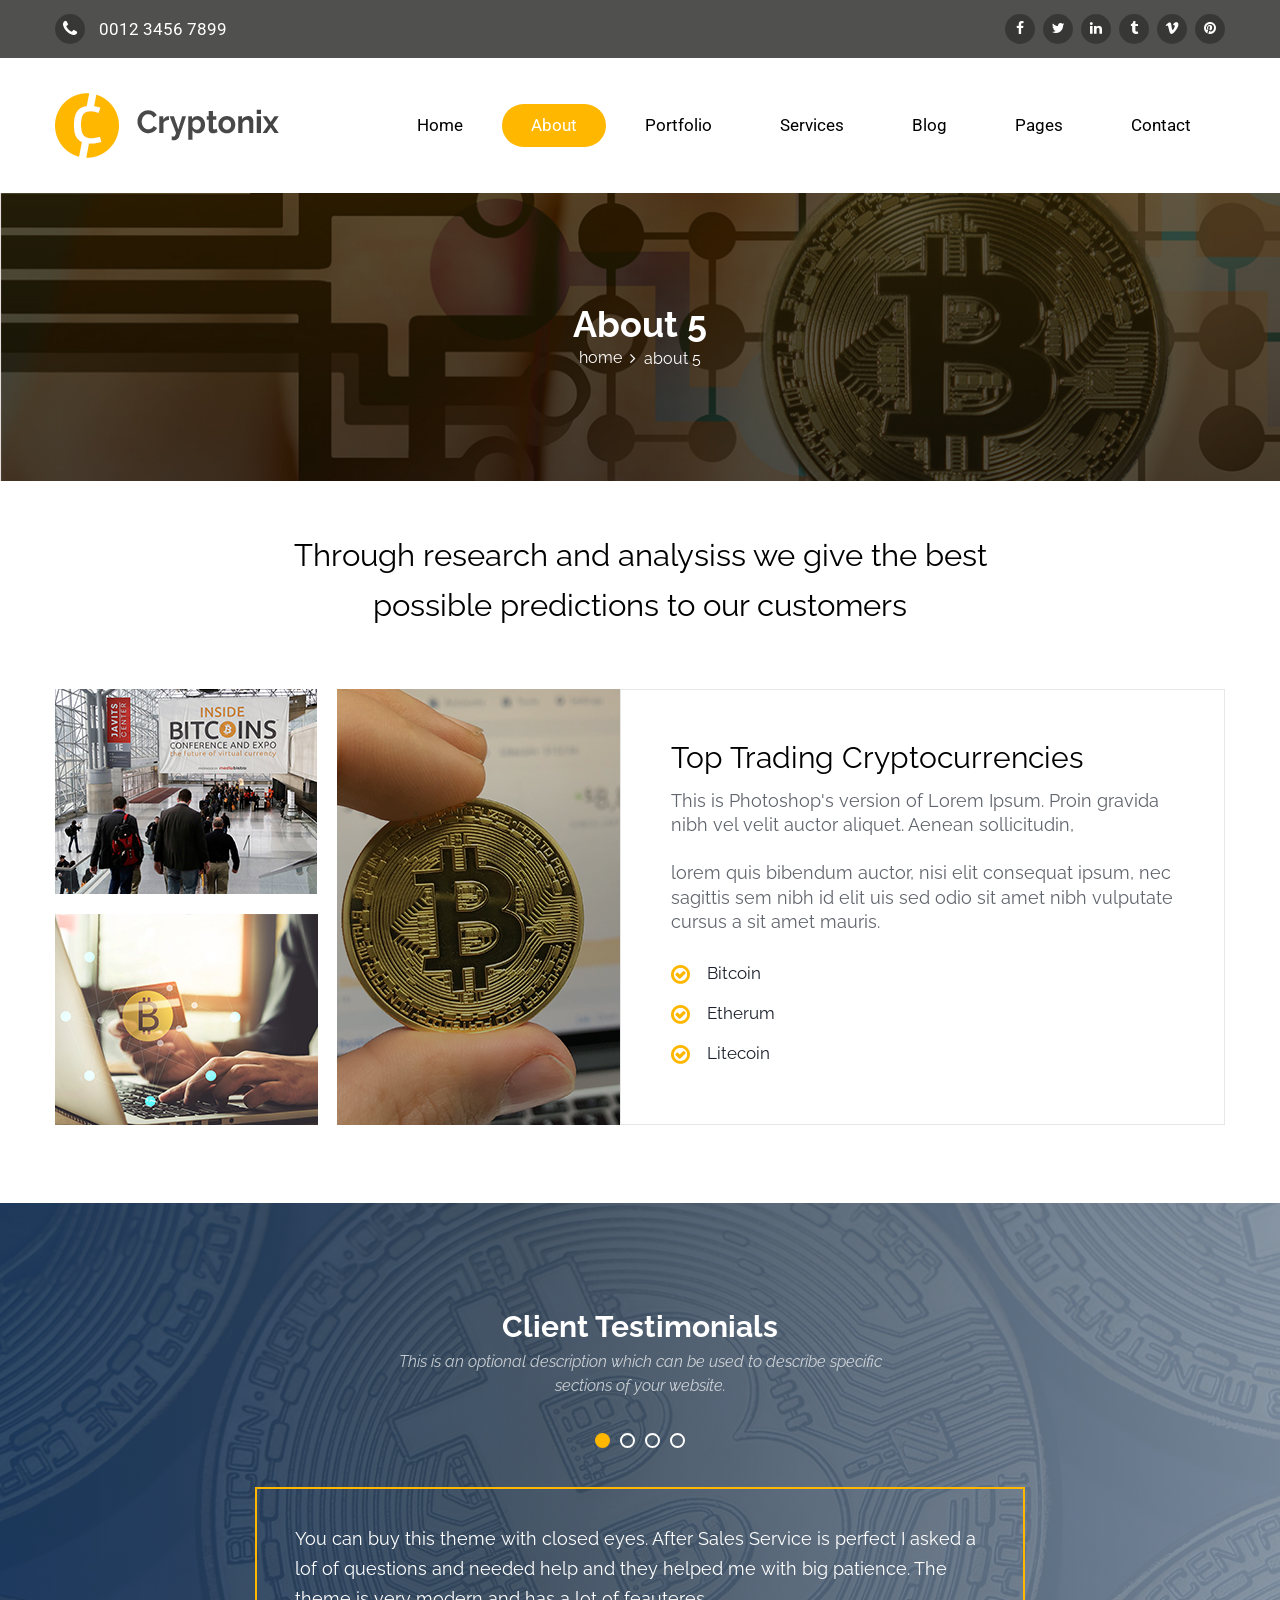
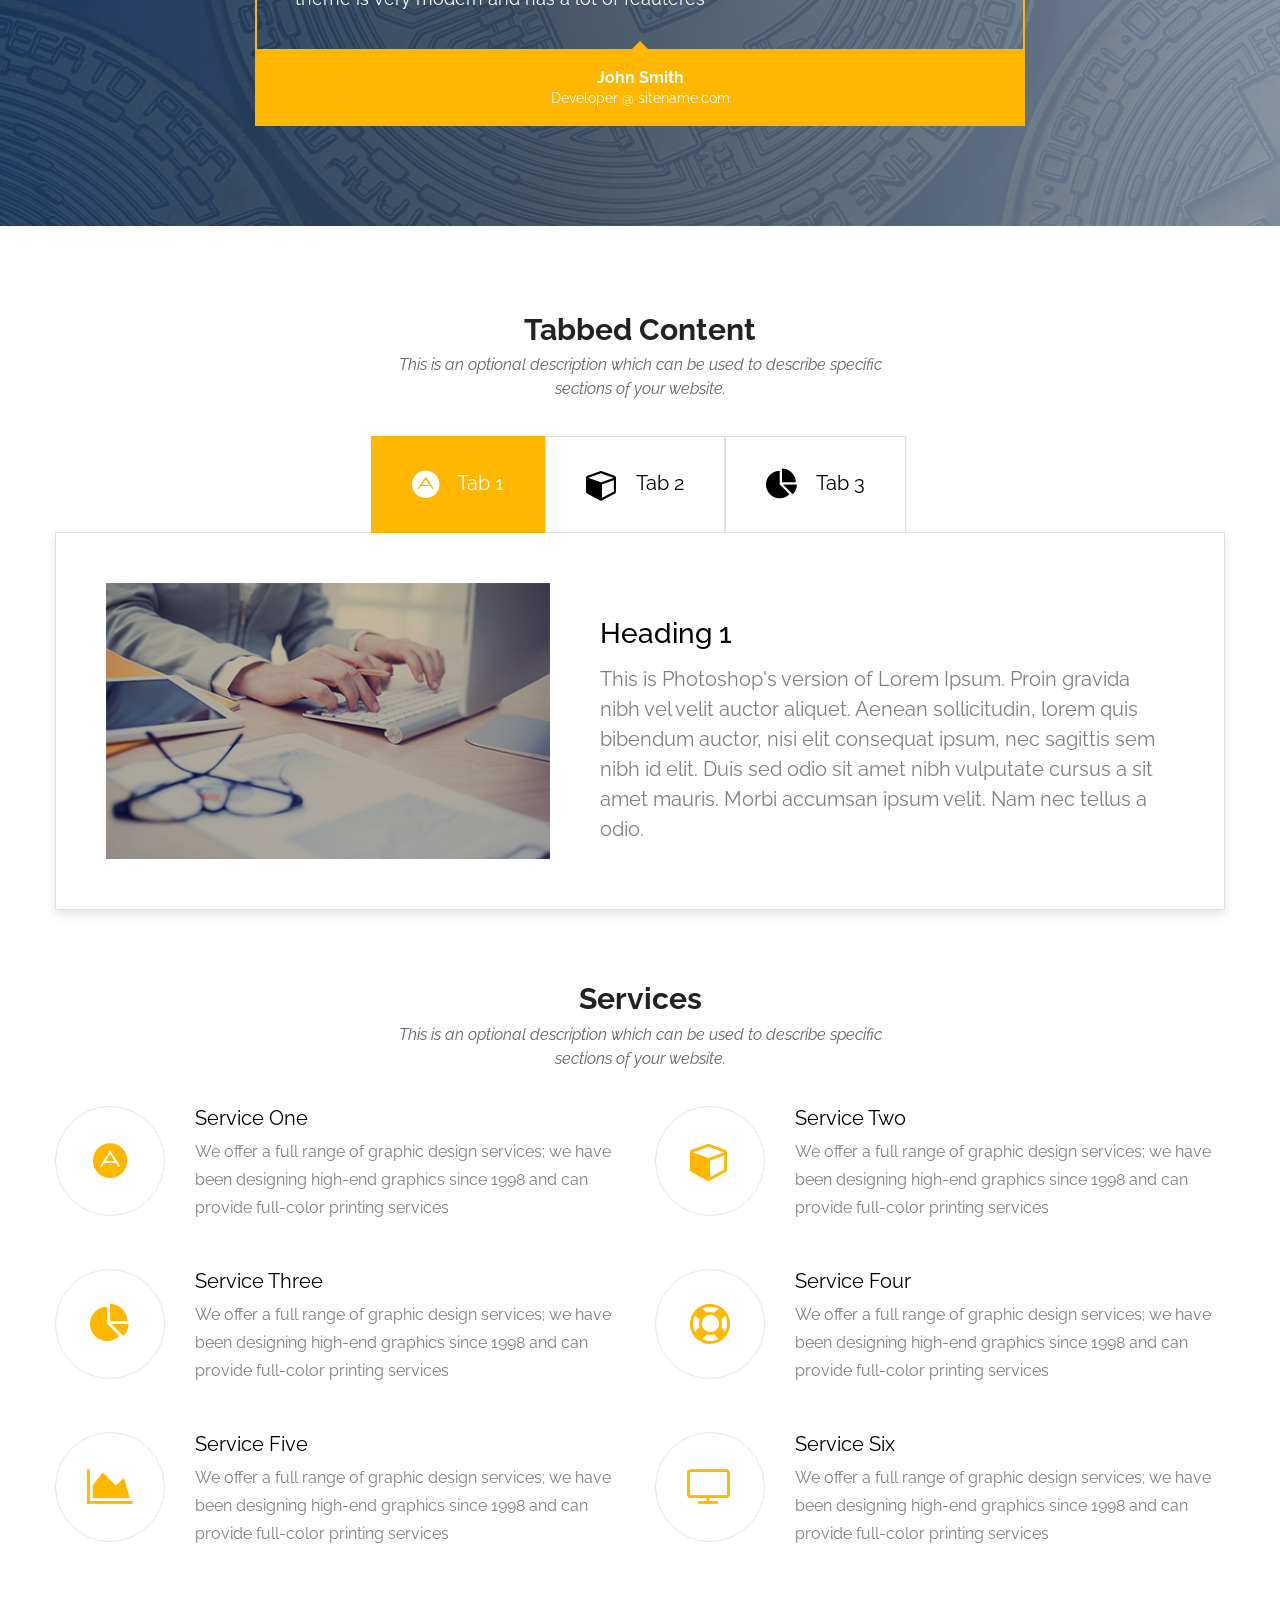
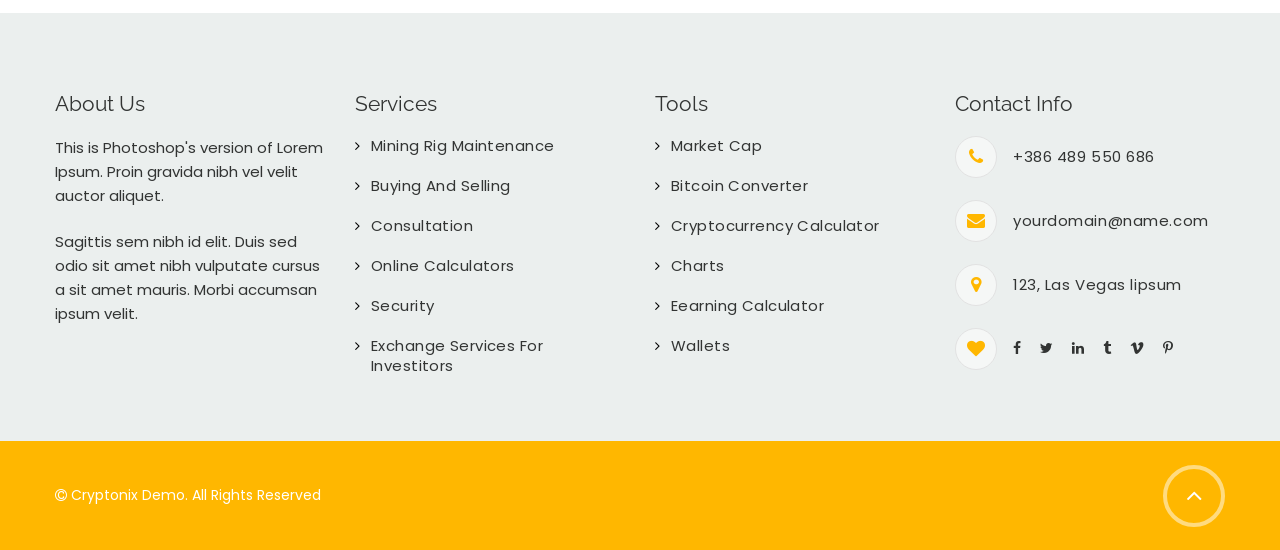
<file: crypto/about-5.html>
<!DOCTYPE html>
<!--[if lt IE 7 ]> <html class="ie6"> <![endif]-->
<!--[if IE 7 ]>    <html class="ie7"> <![endif]-->
<!--[if IE 8 ]>    <html class="ie8"> <![endif]-->
<!--[if IE 9 ]>    <html class="ie9"> <![endif]-->
<!--[if (gt IE 9)|!(IE)]><!--><html lang="en"><!--<![endif]-->
<head>
	<meta charset="utf-8">

    <meta http-equiv="X-UA-Compatible" content="IE=edge">
    <meta name="viewport" content="width=device-width, initial-scale=1">

    <meta name="description" content="">
    <meta name="author" content="">

	<title>About 5 - Cryptonix</title>

	<!-- Standard Favicon -->
	<link rel="icon" type="image/x-icon" href="assets/images//favicon.ico" />
	
	<!-- For iPhone 4 Retina display: -->
	<link rel="apple-touch-icon-precomposed" href="assets/images//apple-touch-icon-114x114-precomposed.png">
	
	<!-- For iPad: -->
	<link rel="apple-touch-icon-precomposed" href="assets/images//apple-touch-icon-72x72-precomposed.png">
	
	<!-- For iPhone: -->
	<link rel="apple-touch-icon-precomposed" href="assets/images//apple-touch-icon-57x57-precomposed.png">	
	
	<!-- Library - Google Font Familys -->
	<link href="https://fonts.googleapis.com/css?family=Raleway:100,100i,200,200i,300,300i,400,400i,500,500i,600,600i,700,700i,800,800i,900,900i%7cRoboto:100,100i,300,300i,400,400i,500,500i,700,700i,900,900i%7cPoppins:100,100i,200,200i,300,300i,400,400i,500,500i,600,600i,700,700i,800,800i,900,900i%7cMontserrat:100,100i,200,200i,300,300i,400,400i,500,500i,600,600i,700,700i,800,800i,900,900i%7cLato:100,100i,300,300i,400,400i,700,700i,900,900i%7cOpen+Sans:300,300i,400,400i,600,600i,700,700i,800,800i%7cPT+Sans:400,400i,700,700i" rel="stylesheet"> 
	
	<!-- Library -->
    <link href="assets/css/lib.css" rel="stylesheet">

	<!-- Custom - Common CSS -->
	<link rel="stylesheet" href="assets/css/rtl.css">
	<link rel="stylesheet" type="text/css" href="style.css">

	<!--[if lt IE 9]>
		<script src="js/html5/respond.min.js"></script>
    <![endif]-->
	
</head>

<body data-offset="200" data-spy="scroll" data-target=".ownavigation">
	<!-- Loader -->
	<div id="site-loader" class="load-complete">
		<div class="loader">
			<div class="line-scale"><div></div><div></div><div></div><div></div><div></div></div>
		</div>
	</div><!-- Loader /- -->

	<!-- Header Section -->
	<header class="header_s header-fix header_s1">
		<!-- SidePanel -->
		<div id="slidepanel-1" class="slidepanel">
			<!-- Top Header -->
			<div class="top-header">
				<!-- Container -->
				<div class="container">	
					<div class="cnt-detail">
						<span><i class="fa fa-phone"></i><a href="tel:001234567899">0012 3456 7899</a></span>
						<ul>
							<li><a href="#"><i class="fa fa-facebook"></i></a></li>
							<li><a href="#"><i class="fa fa-twitter"></i></a></li>
							<li><a href="#"><i class="fa fa-linkedin"></i></a></li>
							<li><a href="#"><i class="fa fa-tumblr"></i></a></li>
							<li><a href="#"><i class="fa fa-vimeo"></i></a></li>
							<li><a href="#"><i class="fa fa-pinterest"></i></a></li>
						</ul>
					</div>
				</div><!-- Container /- -->
			</div><!-- Top Header /- -->
		</div><!-- SidePanel /- -->
		<!-- Menu Block -->
		<div class="menu-block">
			<nav class="navbar ownavigation navbar-expand-lg">
				<!-- Container -->
				<div class="container">
					<!--a class="navbar-brand" href="index.html">Cryptonix</a-->
					<a class="image-logo navbar-brand" href="index.html"><img src="assets/images/logo-blue.png" alt="Logo" /></a>
					<button class="navbar-toggler navbar-toggler-right" type="button" data-toggle="collapse" data-target="#navbar" aria-controls="navbar" aria-expanded="true" aria-label="Toggle navigation">
						<i class="fa fa-bars"></i>
					</button>
					<div class="collapse navbar-collapse" id="navbar">
						<ul class="navbar-nav">
							<li class="dropdown">
								<i class="ddl-switch fa fa-angle-down"></i>
								<a class="nav-link dropdown-toggle" title="Home" href="index.html">Home</a>
								<ul class="dropdown-menu">
									<li><a class="dropdown-item" href="index.html" title="Homepage 1">Homepage 1</a></li>
									<li><a class="dropdown-item" href="index-2.html" title="Homepage 2">Homepage 2</a></li>
									<li><a class="dropdown-item" href="index-3.html" title="Homepage 3">Homepage 3</a></li>
									<li><a class="dropdown-item" href="index-4.html" title="Homepage 4">Homepage 4</a></li>
									<li><a class="dropdown-item" href="index-5.html" title="Homepage 5">Homepage 5</a></li>
									<li><a class="dropdown-item" href="index-6.html" title="Homepage 6">Homepage 6</a></li>
									<li><a class="dropdown-item" href="index-7.html" title="Homepage 7">Homepage 7</a></li>
									<li><a class="dropdown-item" href="index-8.html" title="Homepage 8">Homepage 8</a></li>
									<li><a class="dropdown-item" href="index-9.html" title="Homepage 9">Homepage 9</a></li>
									<li><a class="dropdown-item" href="index-10.html" title="Homepage 10">Homepage 10</a></li>
								</ul>
							</li>
							<li class="active dropdown">
								<a class="nav-link dropdown-toggle" title="About" href="about.html">About</a>
								<i class="ddl-switch fa fa-angle-down"></i>
								<ul class="dropdown-menu">
									<li><a class="dropdown-item" href="about.html" title="About">About</a></li>
									<li><a class="dropdown-item" href="about-2.html" title="About 2">About 2</a></li>
									<li><a class="dropdown-item" href="about-3.html" title="About 3">About 3</a></li>
									<li><a class="dropdown-item" href="about-4.html" title="About 4">About 4</a></li>
									<li><a class="dropdown-item" href="about-5.html" title="About 5">About 5</a></li>
									<li><a class="dropdown-item" href="about-me.html" title="About me">About me</a></li>
								</ul>
							</li>
							<li class="dropdown">
								<a href="#" class="nav-link dropdown-toggle" title="Portfolio" role="button" aria-haspopup="true" aria-expanded="false">Portfolio</a>
								<i class="ddl-switch fa fa-angle-down"></i>
								<ul class="dropdown-menu">
									<li><a class="dropdown-item" href="portfolio-2-col.html">Portfolio 2 Col</a></li>
									<li><a class="dropdown-item" href="portfolio-3-col.html">Portfolio 3 Col</a></li>
									<li><a class="dropdown-item" href="portfolio-4-col.html">Portfolio 4 Col</a></li>
									<li><a class="dropdown-item" href="single-project.html">Single Project</a></li>
								</ul>
							</li>
							<li class="dropdown">
								<a class="nav-link dropdown-toggle" title="Services" href="services.html">Services</a>
								<i class="ddl-switch fa fa-angle-down"></i>
								<ul class="dropdown-menu">
									<li><a class="dropdown-item" href="services.html" title="Services">Services</a></li>
									<li><a class="dropdown-item" href="services-2.html" title="Services 2">Services 2</a></li>
									<li><a class="dropdown-item" href="services-3.html" title="Services 3">Services 3</a></li>
									<li><a class="dropdown-item" href="services-4.html" title="Services 4">Services 4</a></li>
									<li><a class="dropdown-item" href="services-5.html" title="Services 5">Services 5</a></li>
								</ul>
							</li>
							<li class="dropdown">
								<a href="blog-list.html" class="nav-link dropdown-toggle" title="Blog" role="button" aria-haspopup="true" aria-expanded="false">blog</a>
								<i class="ddl-switch fa fa-angle-down"></i>
								<ul class="dropdown-menu">
									<li><a class="dropdown-item" href="blog-list.html">Blog List</a></li>
									<li><a class="dropdown-item" href="blog-list-2-col.html">Blog 2 Col</a></li>
									<li><a class="dropdown-item" href="blog-list-3-col.html">Blog 3 Col</a></li>
									<li><a class="dropdown-item" href="blog-post.html">Blog Post</a></li>
								</ul>
							</li>
							<li class="dropdown">
								<a href="#" class="nav-link dropdown-toggle" title="Pages" role="button" aria-haspopup="true" aria-expanded="false">Pages</a>
								<i class="ddl-switch fa fa-angle-down"></i>
								<ul class="dropdown-menu">
									<li class="dropdown">
										<a href="#" class="nav-link dropdown-toggle" title="Header" role="button" aria-haspopup="true" aria-expanded="false">Header</a>
										<i class="ddl-switch fa fa-angle-down"></i>
										<ul class="dropdown-menu">
											<li><a class="dropdown-item" title="Header 1" href="header1.html">Header 1</a></li>
											<li><a class="dropdown-item" title="Header 2" href="header2.html">Header 2</a></li>
											<li><a class="dropdown-item" title="Header 3" href="header3.html">Header 3</a></li>
											<li><a class="dropdown-item" title="Header 4" href="header4.html">Header 4</a></li>
											<li><a class="dropdown-item" title="Header 5" href="header5.html">Header 5</a></li>
											<li><a class="dropdown-item" title="Header 6" href="header6.html">Header 6</a></li>
										</ul>
									</li>
									<li class="dropdown">
										<a href="#" class="nav-link dropdown-toggle" title="Header" role="button" aria-haspopup="true" aria-expanded="false">Menu</a>
										<i class="ddl-switch fa fa-angle-down"></i>
										<ul class="dropdown-menu">
											<li><a class="dropdown-item" title="Menu 1" href="menu1.html">menu 1</a></li>
											<li><a class="dropdown-item" title="Menu 2" href="menu2.html">menu 2</a></li>
											<li><a class="dropdown-item" title="Menu 3" href="menu3.html">menu 3</a></li>
											<li><a class="dropdown-item" title="Menu 4" href="menu4.html">menu 4</a></li>
											<li><a class="dropdown-item" title="Menu 5" href="menu5.html">menu 5</a></li>
											<li><a class="dropdown-item" title="Menu 6" href="menu6.html">menu 6</a></li>
											<li><a class="dropdown-item" title="Menu 7" href="menu7.html">menu 7</a></li>
											<li><a class="dropdown-item" title="Menu 8" href="menu8.html">menu 8</a></li>
										</ul>
									</li>
									<li class="dropdown">
										<a href="#" class="nav-link dropdown-toggle" title="Product" role="button" aria-haspopup="true" aria-expanded="false">Product</a>
										<i class="ddl-switch fa fa-angle-down"></i>
										<ul class="dropdown-menu">
											<li><a class="dropdown-item" title="Shop 2 Col" href="shop-2-col.html">Shop 2 Col</a></li>
											<li><a class="dropdown-item" title="Shop 3 Col" href="shop-3-col.html">Shop 3 Col</a></li>
											<li><a class="dropdown-item" title="Shop 4 Col" href="shop-4-col.html">Shop 4 Col</a></li>
											<li><a class="dropdown-item" title="Shop Detail" href="shop-detail.html">Shop Detail</a></li>
											<li><a class="dropdown-item" title="Cart" href="cart.html">Cart</a></li>
											<li><a class="dropdown-item" title="Checkout" href="checkout.html">Checkout</a></li>
										</ul>
									</li>
								</ul>
							</li>
							<li class="dropdown">
								<a href="contact-us.html" class="nav-link dropdown-toggle" title="Pages" role="button" aria-haspopup="true" aria-expanded="false">Contact</a>
								<i class="ddl-switch fa fa-angle-down"></i>
								<ul class="dropdown-menu">
									<li><a class="dropdown-item" title="Contact 1" href="contact-us.html">Contact 1</a></li>
									<li><a class="dropdown-item" title="Contact 2" href="contact-us2.html">Contact 2</a></li>
									<li><a class="dropdown-item" title="Contact 3" href="contact-us3.html">Contact 3</a></li>
									<li><a class="dropdown-item" title="Contact 4" href="contact-us4.html">Contact 4</a></li>
									<li><a class="dropdown-item" title="Contact 5" href="contact-us5.html">Contact 5</a></li>
								</ul>
							</li>
						</ul>
					</div>
					<div id="loginpanel-1" class="desktop-hide">
						<div class="right toggle" id="toggle-1">
							<a id="slideit-1" class="slideit" href="#slidepanel"><i class="fo-icons fa fa-inbox"></i></a>
							<a id="closeit-1" class="closeit" href="#slidepanel"><i class="fo-icons fa fa-close"></i></a>
						</div>
					</div>
				</div><!-- Container /- -->
			</nav>
		</div><!-- Menu Block /- -->
	</header><!-- Header Section /- -->	

	<div class="main-container">
	
		<!-- Page Banner -->
		<div class="page-banner">
			<!-- Container -->
			<div class="container">
				<h3>About 5</h3>
				<ol class="breadcrumb">
					<li class="breadcrumb-item"><a href="index.html">home</a></li>
					<li class="breadcrumb-item active">about 5</li>
				</ol>
			</div><!-- Container /- -->
		</div><!-- Page Banner /- -->
	
		<main class="site-main">
		
			<!-- Quote Section -->
			<div class="quote-section">
				<!-- Container -->
				<div class="container">
					<h3>Through research and analysiss we give the best possible predictions to our customers</h3>
				</div><!-- Container /- -->
			</div><!-- Quote Section /- -->
			
			<!-- Introduction Section -->
			<div class="introduction-section">
				<!-- Container -->
				<div class="container">
					<!-- Row -->
					<div class="row">
						<div class="col-xl-6 col-lg-6 col-md-3 intro-image-list">
							<div class="intro-image">
								<img src="assets/images/intro-1.jpg" alt="Intor" />
								<img src="assets/images/intro-2.jpg" alt="Intor" />
							</div>
							<div class="intro-image">
								<img src="assets/images/intro-3.jpg" alt="Intor" />
							</div>
						</div>
						<div class="col-xl-6 col-lg-6 col-md-9 intro-content">
							<h3>Top Trading Cryptocurrencies</h3>
							<p>This is Photoshop's version  of Lorem Ipsum. Proin gravida nibh vel velit auctor aliquet. Aenean sollicitudin,</p>
							<p>lorem quis bibendum auctor, nisi elit consequat ipsum, nec sagittis sem nibh id elit uis sed odio sit amet nibh vulputate cursus a sit amet mauris.</p>
							<ul>
								<li>Bitcoin</li>
								<li>Etherum</li>
								<li>Litecoin</li>
							</ul>
						</div>
					</div><!-- Row /- -->
				</div><!-- Container /- -->
			</div><!-- Introduction Section /- -->
			
			<!-- Testimonial Section -->
			<div class="testimonial-section">
				<!-- Container -->
				<div class="container">
					<!-- Section Header -->
					<div class="section-header section-header-white">
						<h3>Client Testimonials</h3>
						<p>This is an optional description which can be used to describe specific sections of your website.</p>
					</div><!-- Section Header /- -->
					<div class="row justify-content-md-center">
						<div class="col-lg-8 col-12">
							<div id="testimonial_carousel" class="carousel slide" data-ride="carousel">
								<ol class="carousel-indicators">
									<li data-target="#testimonial_carousel" data-slide-to="0" class="active"></li>
									<li data-target="#testimonial_carousel" data-slide-to="1"></li>
									<li data-target="#testimonial_carousel" data-slide-to="2"></li>
									<li data-target="#testimonial_carousel" data-slide-to="3"></li>
								</ol>
								<div class="carousel-inner">
									<div class="carousel-item active">
										<div class="testi-content">
											<p>You can buy this theme with closed eyes. After Sales Service is perfect I asked a lof of questions and needed help and they helped me with big patience. The theme is very modern and has a lot of feauteres</p>
										</div>
										<div class="testi-info">
											<h3>John Smith</h3>
											<p>Developer <a href="#">@ sitename.com</a></p>
										</div>
									</div>
									<div class="carousel-item">
										<div class="testi-content">
											<p>You can buy this theme with closed eyes. After Sales Service is perfect I asked a lof of questions and needed help and they helped me with big patience. The theme is very modern and has a lot of feauteres</p>
										</div>
										<div class="testi-info">
											<h3>John Smith</h3>
											<p>Developer <a href="#">@ sitename.com</a></p>
										</div>
									</div>
									<div class="carousel-item">
										<div class="testi-content">
											<p>You can buy this theme with closed eyes. After Sales Service is perfect I asked a lof of questions and needed help and they helped me with big patience. The theme is very modern and has a lot of feauteres</p>
										</div>
										<div class="testi-info">
											<h3>John Smith</h3>
											<p>Developer <a href="#">@ sitename.com</a></p>
										</div>
									</div>
									<div class="carousel-item">
										<div class="testi-content">
											<p>You can buy this theme with closed eyes. After Sales Service is perfect I asked a lof of questions and needed help and they helped me with big patience. The theme is very modern and has a lot of feauteres</p>
										</div>
										<div class="testi-info">
											<h3>John Smith</h3>
											<p>Developer <a href="#">@ sitename.com</a></p>
										</div>
									</div>
								</div>
							</div>
						</div>
					</div>
				</div><!-- Container /- -->
			</div><!-- Testimonial Section /- -->
			
			<!-- Tabbed Section -->
			<div class="tabbed-Section no-bottom-padding">
				<!-- container -->
				<div class="container">
					<!-- Section Header -->
					<div class="section-header">
						<h3>Tabbed Content</h3>
						<p>This is an optional description which can be used to describe specific sections of your website.</p>
					</div><!-- Section Header /- -->
					<ul class="nav nav-tabs" id="myTab" role="tablist">
						<li class="nav-item">
							<a class="nav-link active" id="design-tab" data-toggle="tab" href="#design" role="tab" aria-controls="design" aria-selected="true"><i class="fa fa-adn"></i>Tab 1</a>
						</li>
						<li class="nav-item">
							<a class="nav-link" id="development-tab" data-toggle="tab" href="#development" role="tab" aria-controls="development" aria-selected="false"><i class="fa fa-cube"></i>Tab 2</a>
						</li>
						<li class="nav-item">
							<a class="nav-link" id="marketing-tab" data-toggle="tab" href="#marketing" role="tab" aria-controls="marketing" aria-selected="false"><i class="fa fa-pie-chart"></i>Tab 3</a>
						</li>
					</ul>
					<div class="tab-content" id="myTabContent">
						<div class="tab-pane fade show active" id="design" role="tabpanel" aria-labelledby="design-tab">
							<div class="row">
								<div class="col-md-5 img-block">
									<img src="assets/images/tabbed-1.jpg" alt="Tabbed" />
								</div>
								<div class="col-md-7 tabbed-content">
									<h3>Heading 1</h3>
									<p>This is Photoshop's version  of Lorem Ipsum. Proin gravida nibh vel velit auctor aliquet. Aenean sollicitudin, lorem quis bibendum auctor, nisi elit consequat ipsum, nec sagittis sem nibh id elit. Duis sed odio sit amet nibh vulputate cursus a sit amet mauris. Morbi accumsan ipsum velit. Nam nec tellus a odio.</p>
								</div>
							</div>
						</div>
						<div class="tab-pane fade" id="development" role="tabpanel" aria-labelledby="development-tab">
							<div class="row">
								<div class="col-md-5 img-block">
									<img src="assets/images/tabbed-1.jpg" alt="Tabbed" />
								</div>
								<div class="col-md-7 tabbed-content">
									<h3>Lorem Ipsum</h3>
									<p>Senean sollicitudin, lorem quis bibendum auctor, nisi elit consequat ipsum, nec sagittis sem nibh id elit. This is Photoshop's version  of Lorem Ipsum. Proin gravida nibh vel velit auctor aliquet. Duis sed odio sit amet nibh vulputate cursus a sit amet mauris. Morbi accumsan ipsum velit. Nam nec tellus a odio.</p>
								</div>
							</div>
						</div>
						<div class="tab-pane fade" id="marketing" role="tabpanel" aria-labelledby="marketing-tab">
							<div class="row">
								<div class="col-md-5 img-block">
									<img src="assets/images/tabbed-1.jpg" alt="Tabbed" />
								</div>
								<div class="col-md-7 tabbed-content">
									<h3>Dolor sit amet</h3>
									<p>Duis sed odio sit amet nibh vulputate cursus a sit amet mauris. Morbi accumsan ipsum velit. Nam nec tellus a odio. This is Photoshop's version  of Lorem Ipsum. Proin gravida nibh vel velit auctor aliquet. Aenean sollicitudin, lorem quis bibendum auctor, nisi elit consequat ipsum, nec sagittis sem nibh id elit.</p>
								</div>
							</div>
						</div>
					</div>
				</div><!-- container /- -->
			</div><!-- Tabbed Content /- -->
			
			<!-- Feature Section 1 -->
			<div class="feature-section">
				<!-- Container -->
				<div class="container">
					<!-- Section Header -->
					<div class="section-header">
						<h3>Services</h3>
						<p>This is an optional description which can be used to describe specific sections of your website.</p>
					</div><!-- Section Header /- -->
					<!-- Row -->
					<div class="row">
						<div class="col-md-6">
							<div class="icon-content-box">
								<i class="fa fa-adn"></i>
								<h3>Service one</h3>
								<p>We offer a full range of graphic design services; we have been designing high-end graphics since 1998 and can provide full-color printing services</p>
							</div>
						</div>
						<div class="col-md-6">
							<div class="icon-content-box">
								<i class="fa fa-cube"></i>
								<h3>Service two</h3>
								<p>We offer a full range of graphic design services; we have been designing high-end graphics since 1998 and can provide full-color printing services</p>
							</div>
						</div>
						<div class="col-md-6">
							<div class="icon-content-box">
								<i class="fa fa-pie-chart"></i>
								<h3>Service three</h3>
								<p>We offer a full range of graphic design services; we have been designing high-end graphics since 1998 and can provide full-color printing services</p>
							</div>
						</div>
						<div class="col-md-6">
							<div class="icon-content-box">
								<i class="fa fa-life-saver"></i>
								<h3>Service four</h3>
								<p>We offer a full range of graphic design services; we have been designing high-end graphics since 1998 and can provide full-color printing services</p>
							</div>
						</div>
						<div class="col-md-6">
							<div class="icon-content-box">
								<i class="fa fa-area-chart"></i>
								<h3>Service five</h3>
								<p>We offer a full range of graphic design services; we have been designing high-end graphics since 1998 and can provide full-color printing services</p>
							</div>
						</div>
						<div class="col-md-6">
							<div class="icon-content-box">
								<i class="fa fa-television"></i>
								<h3>Service six</h3>
								<p>We offer a full range of graphic design services; we have been designing high-end graphics since 1998 and can provide full-color printing services</p>
							</div>
						</div>
					</div><!-- Row /- -->
				</div><!-- Container -->
			</div><!-- Feature Section 1 /- -->
			
		</main>
		
	</div>
	
	<!-- Footer Section -->
	<div class="footer-section">
		<!-- Footer Widget -->
		<div class="footer-widget">
			<!-- Container -->
			<div class="container">			
				<!-- Row -->
				<div class="row">
					<div class="col-lg-3 col-md-6">
						<!-- Widget : About -->
						<aside class="widget widget_about">
							<h3 class="widget-title">About us</h3>
							<p>This is Photoshop's version  of Lorem Ipsum. Proin gravida nibh vel velit auctor aliquet. </p>
							<p>Sagittis sem nibh id elit. Duis sed odio sit amet nibh vulputate cursus a sit amet mauris. Morbi accumsan ipsum velit.</p>
						</aside><!-- Widget : About /- -->						
					</div>
					<div class="col-lg-3 col-md-6">
						<!-- Widget: Pages -->
						<aside class="widget widget_pages">
							<h3 class="widget-title">Services</h3>
							<ul>
								<li class="page_item"><a href="#">Mining Rig Maintenance</a></li>
								<li class="page_item"><a href="#">Buying and Selling</a></li>
								<li class="page_item"><a href="#">Consultation</a></li>
								<li class="page_item"><a href="#">Online Calculators</a></li>
								<li class="page_item"><a href="#">Security</a></li>
								<li class="page_item"><a href="#">Exchange Services for Investitors</a></li>
							</ul>
						</aside><!-- Widget: Pages /- -->
					</div>
					<div class="col-lg-3 col-md-6">
						<!-- Widget: Pages -->
						<aside class="widget widget_pages">
							<h3 class="widget-title">Tools</h3>
							<ul>
								<li class="page_item"><a href="#">Market Cap</a></li>
								<li class="page_item"><a href="#">Bitcoin Converter</a></li>
								<li class="page_item"><a href="#">Cryptocurrency Calculator</a></li>
								<li class="page_item"><a href="#">Charts</a></li>
								<li class="page_item"><a href="#">Eearning Calculator</a></li>
								<li class="page_item"><a href="#">Wallets</a></li>
							</ul>
						</aside><!-- Widget: Pages /- -->
					</div>
					<div class="col-lg-3 col-md-6">
						<!-- Widget : Contact Info -->
						<aside class="widget widget_contact-info">
							<h3 class="widget-title">Contact info</h3>
							<div class="wid-cnt-detail">
								<p><i class="fa fa-phone"></i><a href="tel:+386489550686">+386 489 550 686</a></p>
								<p><i class="fa fa-envelope"></i><a href="mailto:yourdomain@name.com">yourdomain@name.com</a></p>
								<p><i class="fa fa-map-marker"></i>123, Las Vegas lipsum</p>
								<ul>
									<li><a href="#"><i class="fa fa-facebook"></i></a></li>
									<li><a href="#"><i class="fa fa-twitter"></i></a></li>
									<li><a href="#"><i class="fa fa-linkedin"></i></a></li>
									<li><a href="#"><i class="fa fa-tumblr"></i></a></li>
									<li><a href="#"><i class="fa fa-vimeo"></i></a></li>
									<li><a href="#"><i class="fa fa-pinterest-p"></i></a></li>
								</ul>
							</div>
						</aside><!-- Widget : Contact -->
					</div>
				</div><!-- Row /- -->
			</div><!-- Container /- -->
		</div><!-- Footer Widget /- -->
		<div class="bottom-footer">
			<!-- Container -->
			<div class="container">
				<div class="ftr-content">
					<p><i class="fa fa-copyright"></i> Cryptonix Demo. All Rights Reserved</p>
					<a href="#" id="back-to-top"><i class="fa fa-angle-up"></i></a>
				</div>
			</div><!-- Container /- -->
		</div>
	</div><!-- Footer Section /- -->

	
	<!-- JQuery v1.12.4 -->
	<script src="assets/js/jquery-1.12.4.min.js"></script>

	<!-- Library - Js -->
	<script src="assets/js/popper.min.js"></script>
	<script src="assets/js/lib.js"></script>
	
	<!-- Library - Theme JS -->
	<script src="assets/js/functions.js"></script>
	
</body>
</html>
</file>
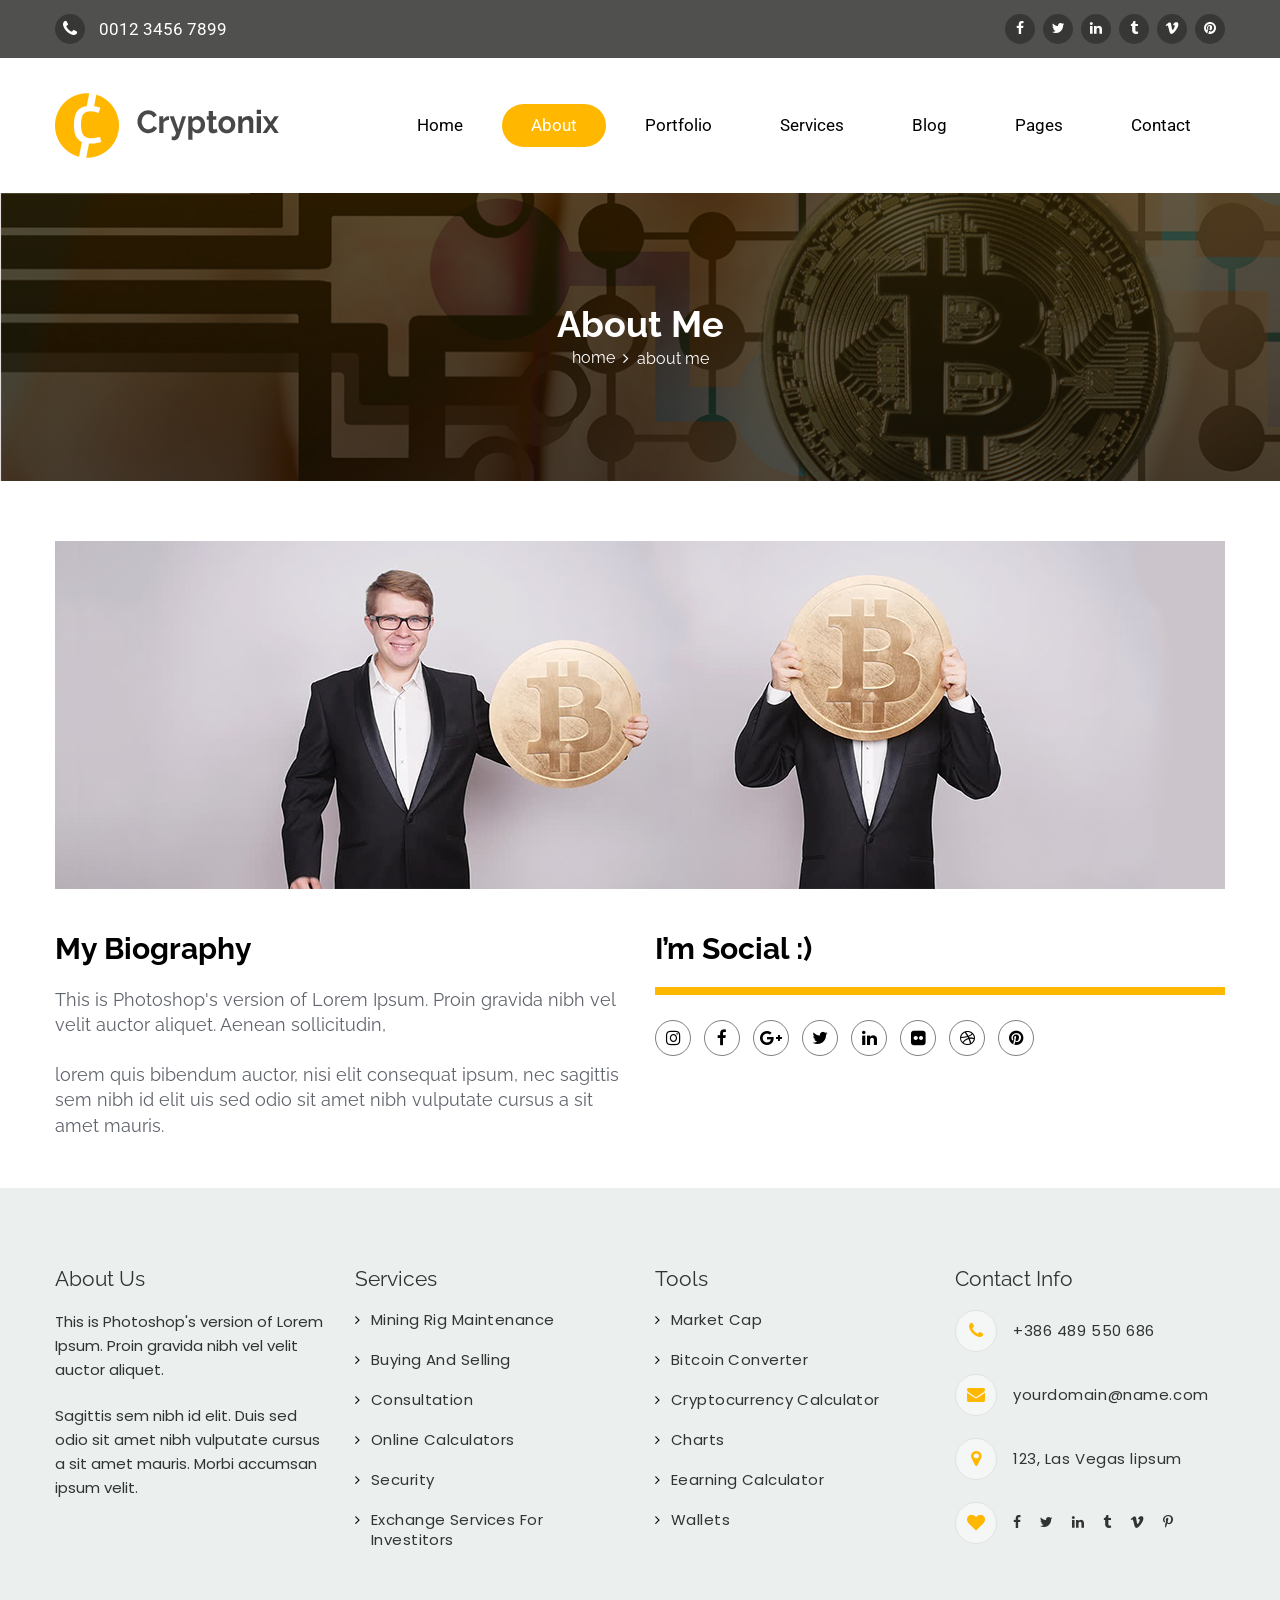
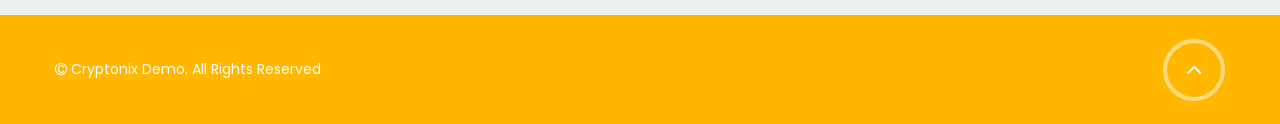
<file: crypto/about-me.html>
<!DOCTYPE html>
<!--[if lt IE 7 ]> <html class="ie6"> <![endif]-->
<!--[if IE 7 ]>    <html class="ie7"> <![endif]-->
<!--[if IE 8 ]>    <html class="ie8"> <![endif]-->
<!--[if IE 9 ]>    <html class="ie9"> <![endif]-->
<!--[if (gt IE 9)|!(IE)]><!--><html lang="en"><!--<![endif]-->
<head>
	<meta charset="utf-8">

    <meta http-equiv="X-UA-Compatible" content="IE=edge">
    <meta name="viewport" content="width=device-width, initial-scale=1">

    <meta name="description" content="">
    <meta name="author" content="">

	<title>About Me - Cryptonix</title>

	<!-- Standard Favicon -->
	<link rel="icon" type="image/x-icon" href="assets/images//favicon.ico" />
	
	<!-- For iPhone 4 Retina display: -->
	<link rel="apple-touch-icon-precomposed" href="assets/images//apple-touch-icon-114x114-precomposed.png">
	
	<!-- For iPad: -->
	<link rel="apple-touch-icon-precomposed" href="assets/images//apple-touch-icon-72x72-precomposed.png">
	
	<!-- For iPhone: -->
	<link rel="apple-touch-icon-precomposed" href="assets/images//apple-touch-icon-57x57-precomposed.png">	
	
	<!-- Library - Google Font Familys -->
	<link href="https://fonts.googleapis.com/css?family=Raleway:100,100i,200,200i,300,300i,400,400i,500,500i,600,600i,700,700i,800,800i,900,900i%7cRoboto:100,100i,300,300i,400,400i,500,500i,700,700i,900,900i%7cPoppins:100,100i,200,200i,300,300i,400,400i,500,500i,600,600i,700,700i,800,800i,900,900i%7cMontserrat:100,100i,200,200i,300,300i,400,400i,500,500i,600,600i,700,700i,800,800i,900,900i%7cLato:100,100i,300,300i,400,400i,700,700i,900,900i%7cOpen+Sans:300,300i,400,400i,600,600i,700,700i,800,800i%7cPT+Sans:400,400i,700,700i" rel="stylesheet"> 
	
	<!-- Library -->
    <link href="assets/css/lib.css" rel="stylesheet">

	<!-- Custom - Common CSS -->
	<link rel="stylesheet" href="assets/css/rtl.css">
	<link rel="stylesheet" type="text/css" href="style.css">

	<!--[if lt IE 9]>
		<script src="js/html5/respond.min.js"></script>
    <![endif]-->
	
</head>

<body data-offset="200" data-spy="scroll" data-target=".ownavigation">
	<!-- Loader -->
	<div id="site-loader" class="load-complete">
		<div class="loader">
			<div class="line-scale"><div></div><div></div><div></div><div></div><div></div></div>
		</div>
	</div><!-- Loader /- -->

	<!-- Header Section -->
	<header class="header_s header-fix header_s1">
		<!-- SidePanel -->
		<div id="slidepanel-1" class="slidepanel">
			<!-- Top Header -->
			<div class="top-header">
				<!-- Container -->
				<div class="container">	
					<div class="cnt-detail">
						<span><i class="fa fa-phone"></i><a href="tel:001234567899">0012 3456 7899</a></span>
						<ul>
							<li><a href="#"><i class="fa fa-facebook"></i></a></li>
							<li><a href="#"><i class="fa fa-twitter"></i></a></li>
							<li><a href="#"><i class="fa fa-linkedin"></i></a></li>
							<li><a href="#"><i class="fa fa-tumblr"></i></a></li>
							<li><a href="#"><i class="fa fa-vimeo"></i></a></li>
							<li><a href="#"><i class="fa fa-pinterest"></i></a></li>
						</ul>
					</div>
				</div><!-- Container /- -->
			</div><!-- Top Header /- -->
		</div><!-- SidePanel /- -->
		<!-- Menu Block -->
		<div class="menu-block">
			<nav class="navbar ownavigation navbar-expand-lg">
				<!-- Container -->
				<div class="container">
					<!--a class="navbar-brand" href="index.html">Cryptonix</a-->
					<a class="image-logo navbar-brand" href="index.html"><img src="assets/images/logo-blue.png" alt="Logo" /></a>
					<button class="navbar-toggler navbar-toggler-right" type="button" data-toggle="collapse" data-target="#navbar" aria-controls="navbar" aria-expanded="true" aria-label="Toggle navigation">
						<i class="fa fa-bars"></i>
					</button>
					<div class="collapse navbar-collapse" id="navbar">
						<ul class="navbar-nav">
							<li class="dropdown">
								<i class="ddl-switch fa fa-angle-down"></i>
								<a class="nav-link dropdown-toggle" title="Home" href="index.html">Home</a>
								<ul class="dropdown-menu">
									<li><a class="dropdown-item" href="index.html" title="Homepage 1">Homepage 1</a></li>
									<li><a class="dropdown-item" href="index-2.html" title="Homepage 2">Homepage 2</a></li>
									<li><a class="dropdown-item" href="index-3.html" title="Homepage 3">Homepage 3</a></li>
									<li><a class="dropdown-item" href="index-4.html" title="Homepage 4">Homepage 4</a></li>
									<li><a class="dropdown-item" href="index-5.html" title="Homepage 5">Homepage 5</a></li>
									<li><a class="dropdown-item" href="index-6.html" title="Homepage 6">Homepage 6</a></li>
									<li><a class="dropdown-item" href="index-7.html" title="Homepage 7">Homepage 7</a></li>
									<li><a class="dropdown-item" href="index-8.html" title="Homepage 8">Homepage 8</a></li>
									<li><a class="dropdown-item" href="index-9.html" title="Homepage 9">Homepage 9</a></li>
									<li><a class="dropdown-item" href="index-10.html" title="Homepage 10">Homepage 10</a></li>
								</ul>
							</li>
							<li class="active dropdown">
								<a class="nav-link dropdown-toggle" title="About" href="about.html">About</a>
								<i class="ddl-switch fa fa-angle-down"></i>
								<ul class="dropdown-menu">
									<li><a class="dropdown-item" href="about.html" title="About">About</a></li>
									<li><a class="dropdown-item" href="about-2.html" title="About 2">About 2</a></li>
									<li><a class="dropdown-item" href="about-3.html" title="About 3">About 3</a></li>
									<li><a class="dropdown-item" href="about-4.html" title="About 4">About 4</a></li>
									<li><a class="dropdown-item" href="about-5.html" title="About 5">About 5</a></li>
									<li><a class="dropdown-item" href="about-me.html" title="About me">About me</a></li>
								</ul>
							</li>
							<li class="dropdown">
								<a href="#" class="nav-link dropdown-toggle" title="Portfolio" role="button" aria-haspopup="true" aria-expanded="false">Portfolio</a>
								<i class="ddl-switch fa fa-angle-down"></i>
								<ul class="dropdown-menu">
									<li><a class="dropdown-item" href="portfolio-2-col.html">Portfolio 2 Col</a></li>
									<li><a class="dropdown-item" href="portfolio-3-col.html">Portfolio 3 Col</a></li>
									<li><a class="dropdown-item" href="portfolio-4-col.html">Portfolio 4 Col</a></li>
									<li><a class="dropdown-item" href="single-project.html">Single Project</a></li>
								</ul>
							</li>
							<li class="dropdown">
								<a class="nav-link dropdown-toggle" title="Services" href="services.html">Services</a>
								<i class="ddl-switch fa fa-angle-down"></i>
								<ul class="dropdown-menu">
									<li><a class="dropdown-item" href="services.html" title="Services">Services</a></li>
									<li><a class="dropdown-item" href="services-2.html" title="Services 2">Services 2</a></li>
									<li><a class="dropdown-item" href="services-3.html" title="Services 3">Services 3</a></li>
									<li><a class="dropdown-item" href="services-4.html" title="Services 4">Services 4</a></li>
									<li><a class="dropdown-item" href="services-5.html" title="Services 5">Services 5</a></li>
								</ul>
							</li>
							<li class="dropdown">
								<a href="blog-list.html" class="nav-link dropdown-toggle" title="Blog" role="button" aria-haspopup="true" aria-expanded="false">blog</a>
								<i class="ddl-switch fa fa-angle-down"></i>
								<ul class="dropdown-menu">
									<li><a class="dropdown-item" href="blog-list.html">Blog List</a></li>
									<li><a class="dropdown-item" href="blog-list-2-col.html">Blog 2 Col</a></li>
									<li><a class="dropdown-item" href="blog-list-3-col.html">Blog 3 Col</a></li>
									<li><a class="dropdown-item" href="blog-post.html">Blog Post</a></li>
								</ul>
							</li>
							<li class="dropdown">
								<a href="#" class="nav-link dropdown-toggle" title="Pages" role="button" aria-haspopup="true" aria-expanded="false">Pages</a>
								<i class="ddl-switch fa fa-angle-down"></i>
								<ul class="dropdown-menu">
									<li class="dropdown">
										<a href="#" class="nav-link dropdown-toggle" title="Header" role="button" aria-haspopup="true" aria-expanded="false">Header</a>
										<i class="ddl-switch fa fa-angle-down"></i>
										<ul class="dropdown-menu">
											<li><a class="dropdown-item" title="Header 1" href="header1.html">Header 1</a></li>
											<li><a class="dropdown-item" title="Header 2" href="header2.html">Header 2</a></li>
											<li><a class="dropdown-item" title="Header 3" href="header3.html">Header 3</a></li>
											<li><a class="dropdown-item" title="Header 4" href="header4.html">Header 4</a></li>
											<li><a class="dropdown-item" title="Header 5" href="header5.html">Header 5</a></li>
											<li><a class="dropdown-item" title="Header 6" href="header6.html">Header 6</a></li>
										</ul>
									</li>
									<li class="dropdown">
										<a href="#" class="nav-link dropdown-toggle" title="Header" role="button" aria-haspopup="true" aria-expanded="false">Menu</a>
										<i class="ddl-switch fa fa-angle-down"></i>
										<ul class="dropdown-menu">
											<li><a class="dropdown-item" title="Menu 1" href="menu1.html">menu 1</a></li>
											<li><a class="dropdown-item" title="Menu 2" href="menu2.html">menu 2</a></li>
											<li><a class="dropdown-item" title="Menu 3" href="menu3.html">menu 3</a></li>
											<li><a class="dropdown-item" title="Menu 4" href="menu4.html">menu 4</a></li>
											<li><a class="dropdown-item" title="Menu 5" href="menu5.html">menu 5</a></li>
											<li><a class="dropdown-item" title="Menu 6" href="menu6.html">menu 6</a></li>
											<li><a class="dropdown-item" title="Menu 7" href="menu7.html">menu 7</a></li>
											<li><a class="dropdown-item" title="Menu 8" href="menu8.html">menu 8</a></li>
										</ul>
									</li>
									<li class="dropdown">
										<a href="#" class="nav-link dropdown-toggle" title="Product" role="button" aria-haspopup="true" aria-expanded="false">Product</a>
										<i class="ddl-switch fa fa-angle-down"></i>
										<ul class="dropdown-menu">
											<li><a class="dropdown-item" title="Shop 2 Col" href="shop-2-col.html">Shop 2 Col</a></li>
											<li><a class="dropdown-item" title="Shop 3 Col" href="shop-3-col.html">Shop 3 Col</a></li>
											<li><a class="dropdown-item" title="Shop 4 Col" href="shop-4-col.html">Shop 4 Col</a></li>
											<li><a class="dropdown-item" title="Shop Detail" href="shop-detail.html">Shop Detail</a></li>
											<li><a class="dropdown-item" title="Cart" href="cart.html">Cart</a></li>
											<li><a class="dropdown-item" title="Checkout" href="checkout.html">Checkout</a></li>
										</ul>
									</li>
								</ul>
							</li>
							<li class="dropdown">
								<a href="contact-us.html" class="nav-link dropdown-toggle" title="Pages" role="button" aria-haspopup="true" aria-expanded="false">Contact</a>
								<i class="ddl-switch fa fa-angle-down"></i>
								<ul class="dropdown-menu">
									<li><a class="dropdown-item" title="Contact 1" href="contact-us.html">Contact 1</a></li>
									<li><a class="dropdown-item" title="Contact 2" href="contact-us2.html">Contact 2</a></li>
									<li><a class="dropdown-item" title="Contact 3" href="contact-us3.html">Contact 3</a></li>
									<li><a class="dropdown-item" title="Contact 4" href="contact-us4.html">Contact 4</a></li>
									<li><a class="dropdown-item" title="Contact 5" href="contact-us5.html">Contact 5</a></li>
								</ul>
							</li>
						</ul>
					</div>
					<div id="loginpanel-1" class="desktop-hide">
						<div class="right toggle" id="toggle-1">
							<a id="slideit-1" class="slideit" href="#slidepanel"><i class="fo-icons fa fa-inbox"></i></a>
							<a id="closeit-1" class="closeit" href="#slidepanel"><i class="fo-icons fa fa-close"></i></a>
						</div>
					</div>
				</div><!-- Container /- -->
			</nav>
		</div><!-- Menu Block /- -->
	</header><!-- Header Section /- -->	

	<div class="main-container">
	
		<!-- Page Banner -->
		<div class="page-banner">
			<!-- Container -->
			<div class="container">
				<h3>About me</h3>
				<ol class="breadcrumb">
					<li class="breadcrumb-item"><a href="index.html">home</a></li>
					<li class="breadcrumb-item active">about me</li>
				</ol>
			</div><!-- Container /- -->
		</div><!-- Page Banner /- -->
	
		<main class="site-main">
			
			<!-- About Me Section -->
			<div class="about-me-section">
				<!-- Container -->
				<div class="container">
					<figure>
						<img src="assets/images/about-me.jpg" alt="About" />
					</figure>
					<div class="row">
						<div class="col-md-6">
							<div class="aboutme-content">
								<h3>My Biography</h3>
								<p>This is Photoshop's version  of Lorem Ipsum. Proin gravida nibh vel velit auctor aliquet. Aenean sollicitudin,</p>
								<p>lorem quis bibendum auctor, nisi elit consequat ipsum, nec sagittis sem nibh id elit uis sed odio sit amet nibh vulputate cursus a sit amet mauris.</p>
							</div>
						</div>
						<div class="col-md-6">
							<div class="aboutme-content">
								<h3>I’m Social :)</h3>
								<ul>
									<li><a href="#" title="Instagram"><i class="fa fa-instagram"></i></a></li>
									<li><a href="#" title="Facebook"><i class="fa fa-facebook"></i></a></li>
									<li><a href="#" title="Google+"><i class="fa fa-google-plus"></i></a></li>
									<li><a href="#" title="Twitter"><i class="fa fa-twitter"></i></a></li>
									<li><a href="#" title="Linkedin"><i class="fa fa-linkedin"></i></a></li>
									<li><a href="#" title="Flickr"><i class="fa fa-flickr"></i></a></li>
									<li><a href="#" title="Dribbble"><i class="fa fa-dribbble"></i></a></li>
									<li><a href="#" title="Pinterest"><i class="fa fa-pinterest"></i></a></li>
								</ul>
							</div>
						</div>
					</div>
				</div><!-- Container /- -->
			</div><!-- About Me Section /- -->
			
		</main>
		
	</div>
	
	<!-- Footer Section -->
	<div class="footer-section">
		<!-- Footer Widget -->
		<div class="footer-widget">
			<!-- Container -->
			<div class="container">			
				<!-- Row -->
				<div class="row">
					<div class="col-lg-3 col-md-6">
						<!-- Widget : About -->
						<aside class="widget widget_about">
							<h3 class="widget-title">About us</h3>
							<p>This is Photoshop's version  of Lorem Ipsum. Proin gravida nibh vel velit auctor aliquet. </p>
							<p>Sagittis sem nibh id elit. Duis sed odio sit amet nibh vulputate cursus a sit amet mauris. Morbi accumsan ipsum velit.</p>
						</aside><!-- Widget : About /- -->						
					</div>
					<div class="col-lg-3 col-md-6">
						<!-- Widget: Pages -->
						<aside class="widget widget_pages">
							<h3 class="widget-title">Services</h3>
							<ul>
								<li class="page_item"><a href="#">Mining Rig Maintenance</a></li>
								<li class="page_item"><a href="#">Buying and Selling</a></li>
								<li class="page_item"><a href="#">Consultation</a></li>
								<li class="page_item"><a href="#">Online Calculators</a></li>
								<li class="page_item"><a href="#">Security</a></li>
								<li class="page_item"><a href="#">Exchange Services for Investitors</a></li>
							</ul>
						</aside><!-- Widget: Pages /- -->
					</div>
					<div class="col-lg-3 col-md-6">
						<!-- Widget: Pages -->
						<aside class="widget widget_pages">
							<h3 class="widget-title">Tools</h3>
							<ul>
								<li class="page_item"><a href="#">Market Cap</a></li>
								<li class="page_item"><a href="#">Bitcoin Converter</a></li>
								<li class="page_item"><a href="#">Cryptocurrency Calculator</a></li>
								<li class="page_item"><a href="#">Charts</a></li>
								<li class="page_item"><a href="#">Eearning Calculator</a></li>
								<li class="page_item"><a href="#">Wallets</a></li>
							</ul>
						</aside><!-- Widget: Pages /- -->
					</div>
					<div class="col-lg-3 col-md-6">
						<!-- Widget : Contact Info -->
						<aside class="widget widget_contact-info">
							<h3 class="widget-title">Contact info</h3>
							<div class="wid-cnt-detail">
								<p><i class="fa fa-phone"></i><a href="tel:+386489550686">+386 489 550 686</a></p>
								<p><i class="fa fa-envelope"></i><a href="mailto:yourdomain@name.com">yourdomain@name.com</a></p>
								<p><i class="fa fa-map-marker"></i>123, Las Vegas lipsum</p>
								<ul>
									<li><a href="#"><i class="fa fa-facebook"></i></a></li>
									<li><a href="#"><i class="fa fa-twitter"></i></a></li>
									<li><a href="#"><i class="fa fa-linkedin"></i></a></li>
									<li><a href="#"><i class="fa fa-tumblr"></i></a></li>
									<li><a href="#"><i class="fa fa-vimeo"></i></a></li>
									<li><a href="#"><i class="fa fa-pinterest-p"></i></a></li>
								</ul>
							</div>
						</aside><!-- Widget : Contact -->
					</div>
				</div><!-- Row /- -->
			</div><!-- Container /- -->
		</div><!-- Footer Widget /- -->
		<div class="bottom-footer">
			<!-- Container -->
			<div class="container">
				<div class="ftr-content">
					<p><i class="fa fa-copyright"></i> Cryptonix Demo. All Rights Reserved</p>
					<a href="#" id="back-to-top"><i class="fa fa-angle-up"></i></a>
				</div>
			</div><!-- Container /- -->
		</div>
	</div><!-- Footer Section /- -->

	
	<!-- JQuery v1.12.4 -->
	<script src="assets/js/jquery-1.12.4.min.js"></script>

	<!-- Library - Js -->
	<script src="assets/js/popper.min.js"></script>
	<script src="assets/js/lib.js"></script>
	
	<!-- Library - Theme JS -->
	<script src="assets/js/functions.js"></script>
	
</body>
</html>
</file>
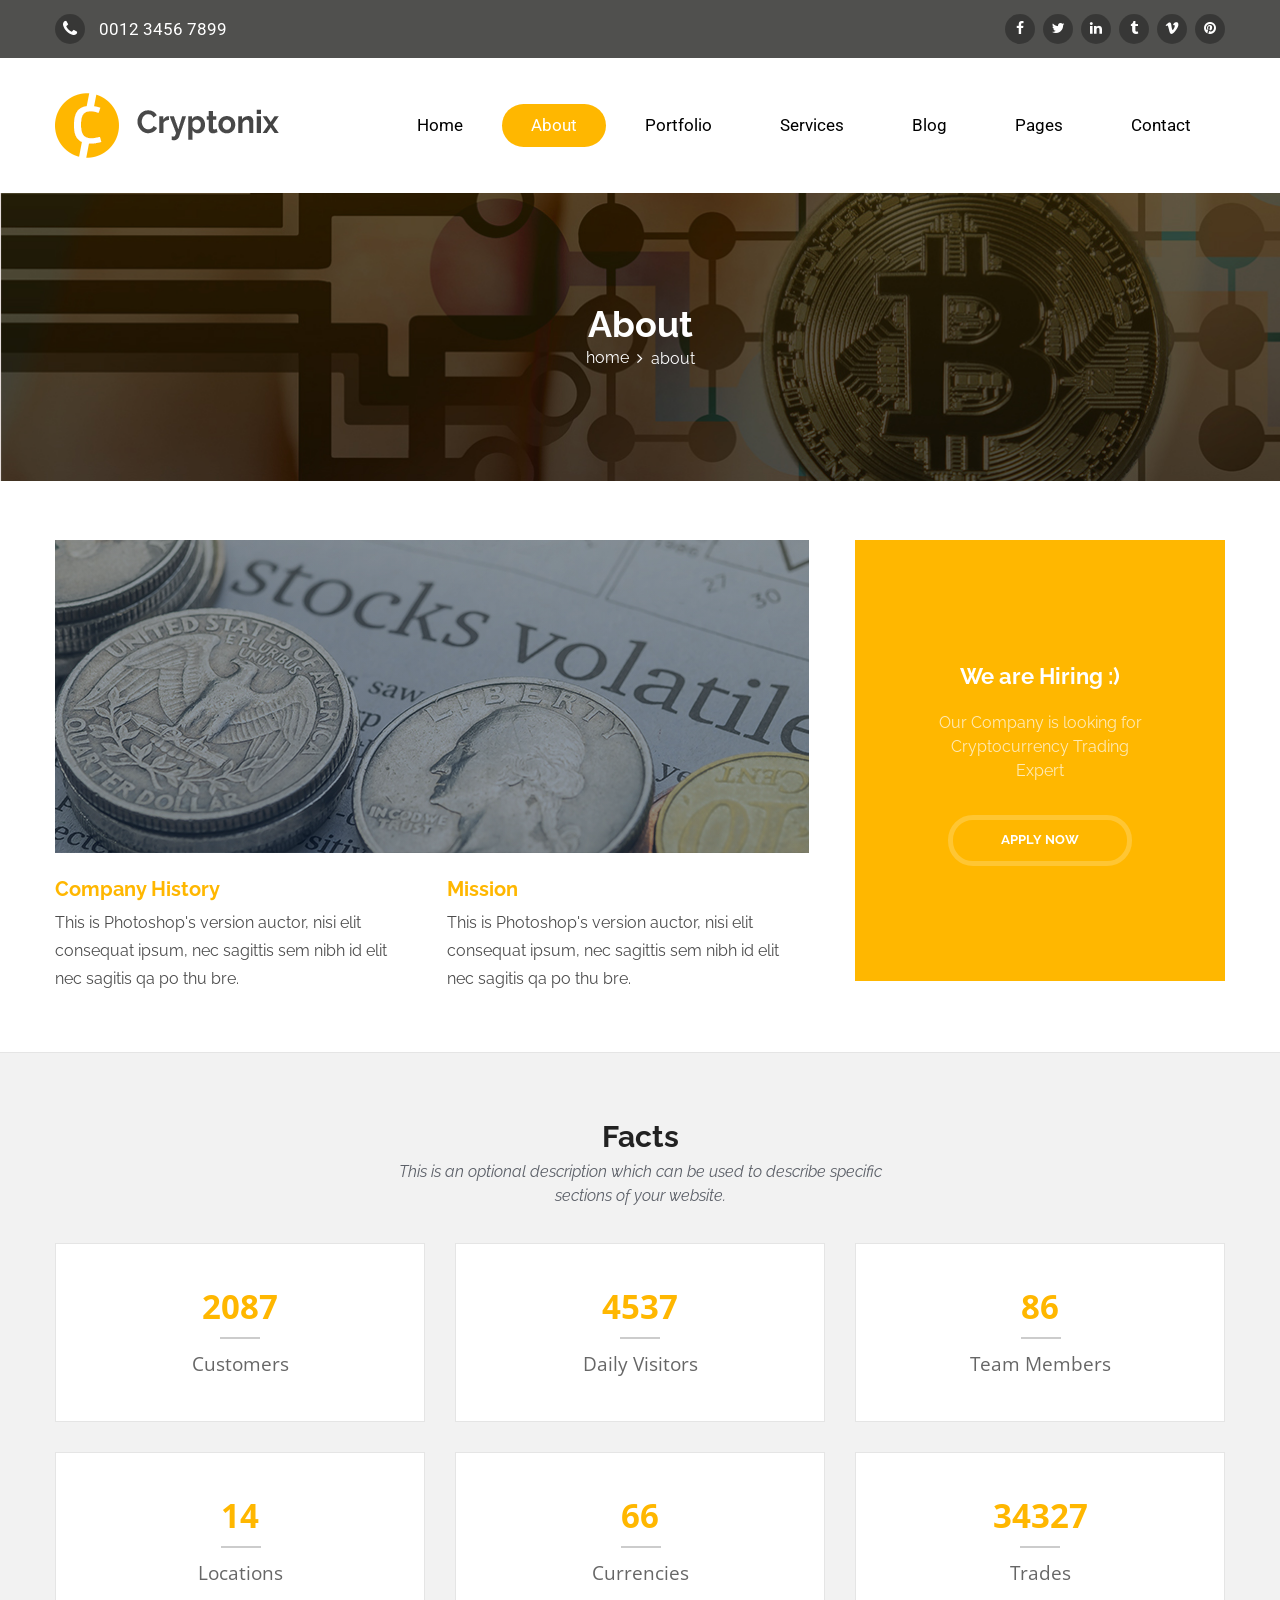
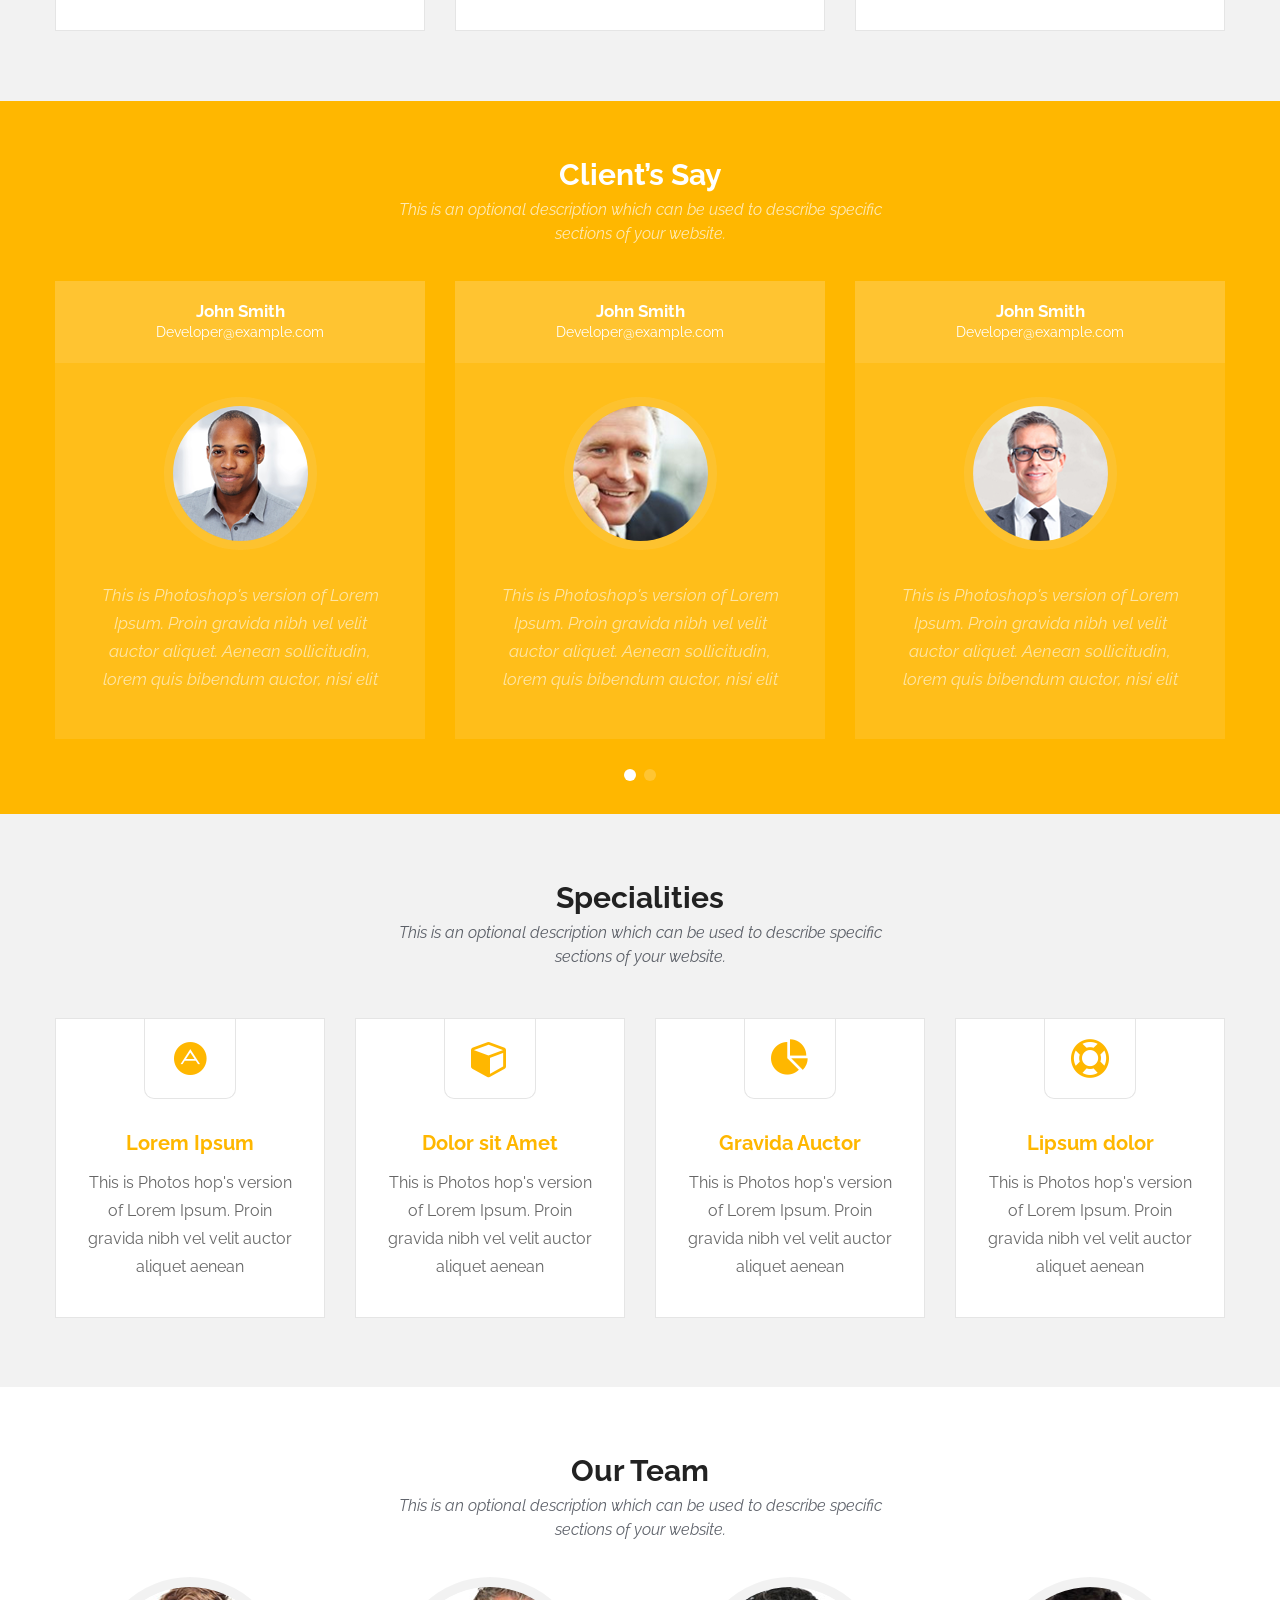
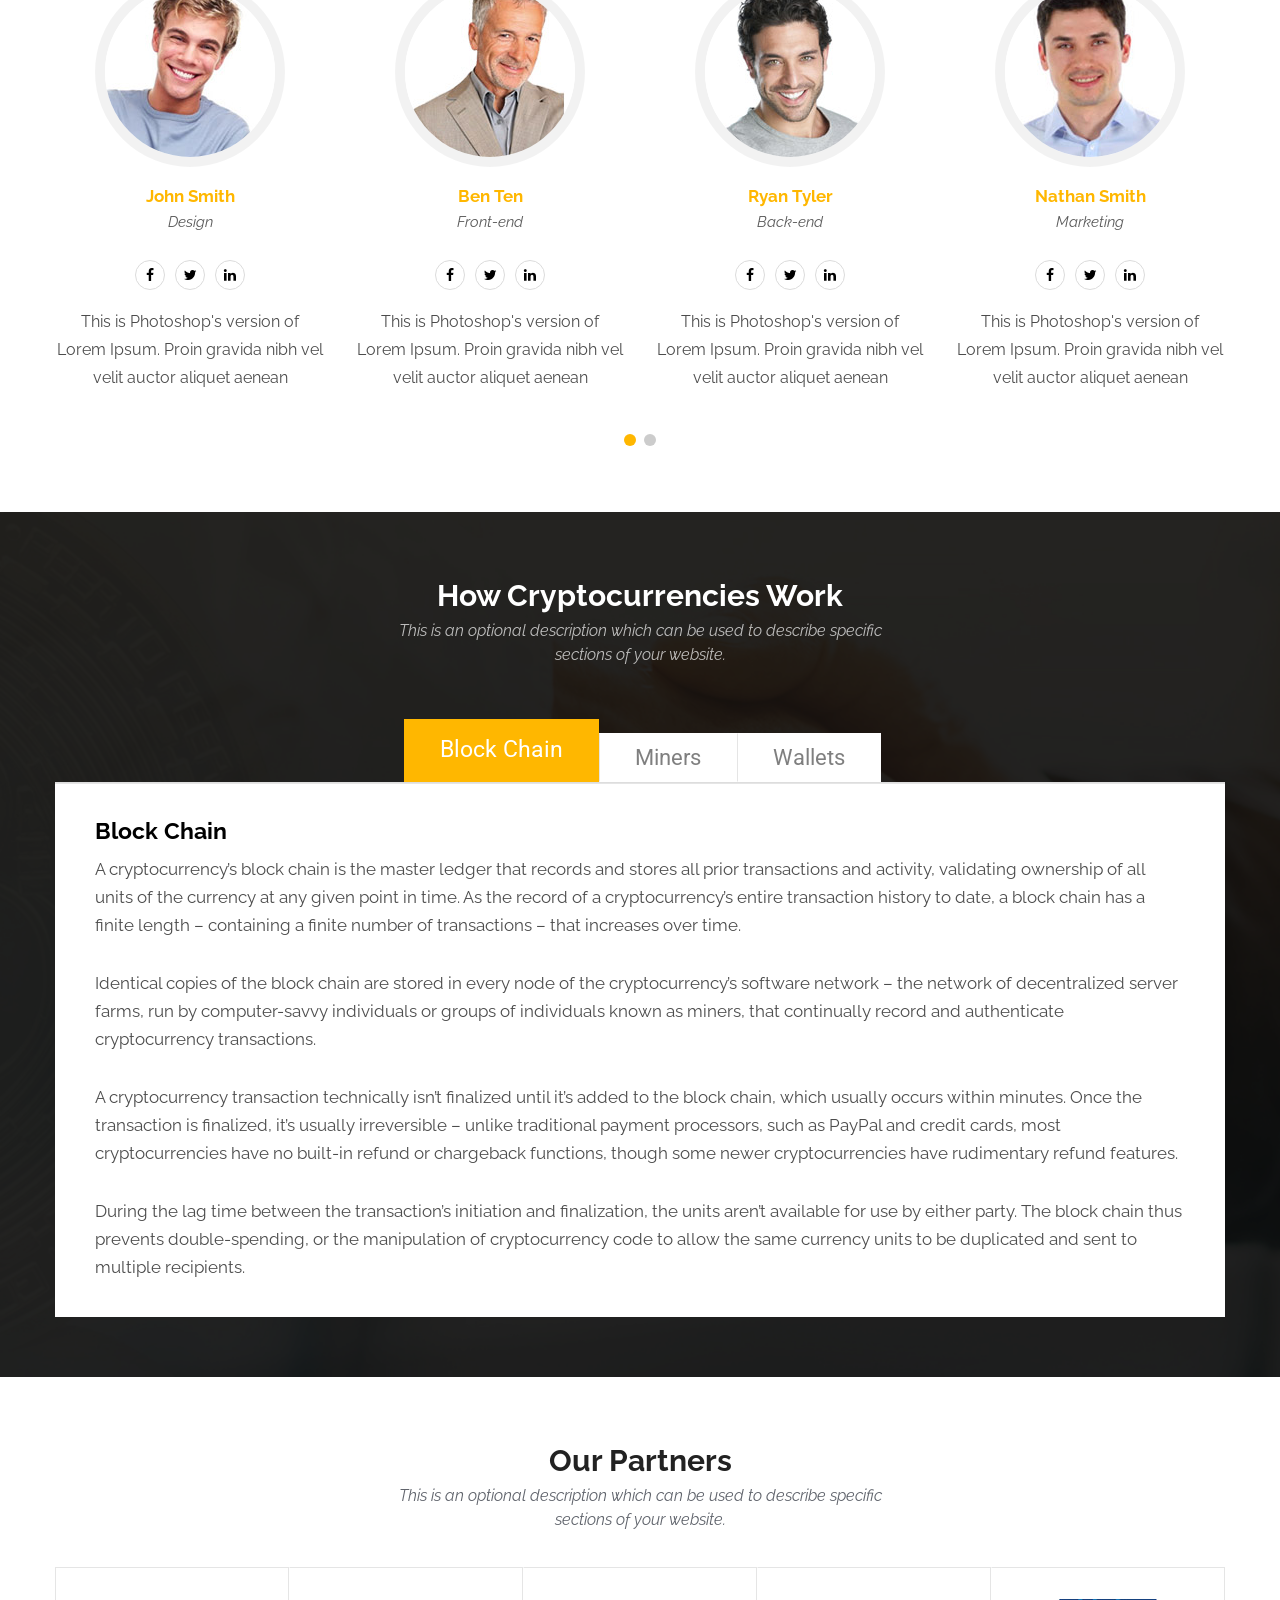
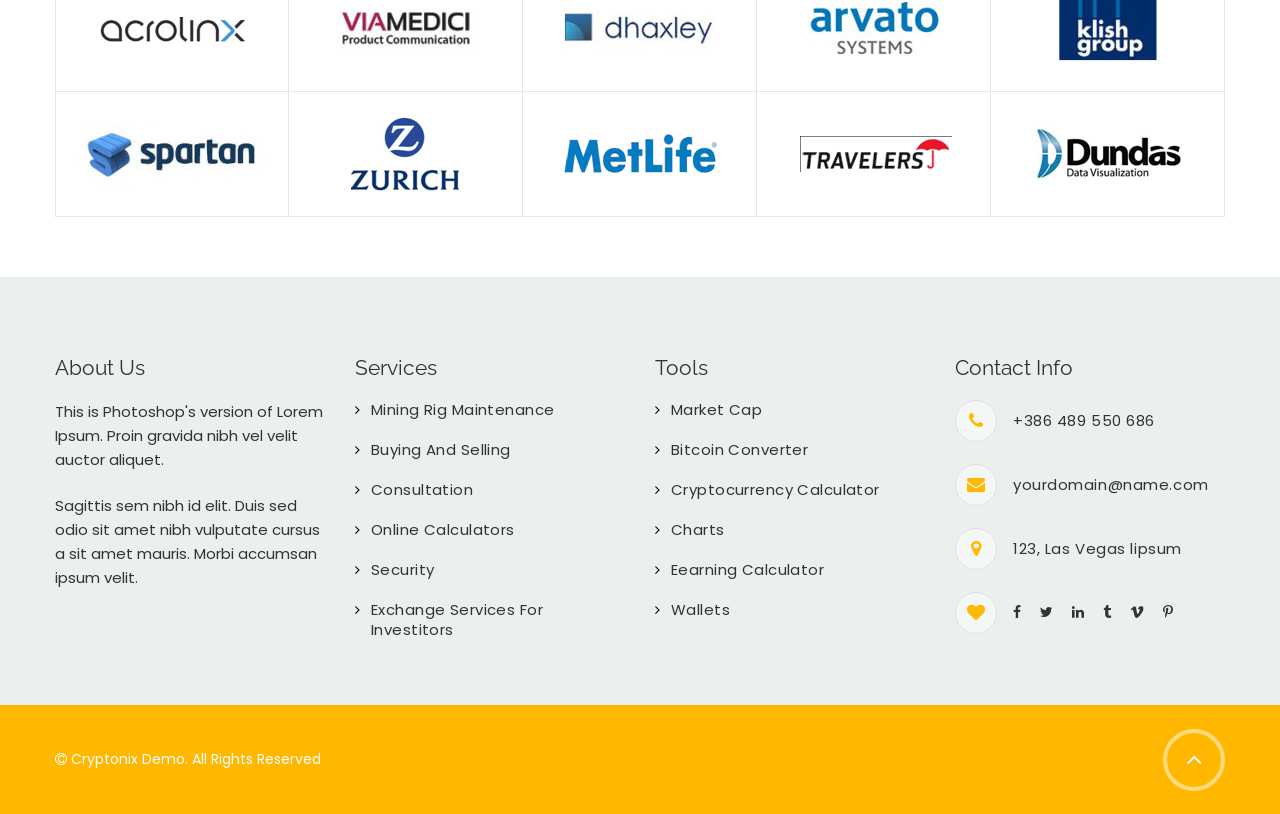
<file: crypto/about.html>
<!DOCTYPE html>
<!--[if lt IE 7 ]> <html class="ie6"> <![endif]-->
<!--[if IE 7 ]>    <html class="ie7"> <![endif]-->
<!--[if IE 8 ]>    <html class="ie8"> <![endif]-->
<!--[if IE 9 ]>    <html class="ie9"> <![endif]-->
<!--[if (gt IE 9)|!(IE)]><!--><html lang="en"><!--<![endif]-->
<head>
	<meta charset="utf-8">

    <meta http-equiv="X-UA-Compatible" content="IE=edge">
    <meta name="viewport" content="width=device-width, initial-scale=1">

    <meta name="description" content="">
    <meta name="author" content="">

	<title>About - Cryptonix</title>

	<!-- Standard Favicon -->
	<link rel="icon" type="image/x-icon" href="assets/images//favicon.ico" />
	
	<!-- For iPhone 4 Retina display: -->
	<link rel="apple-touch-icon-precomposed" href="assets/images//apple-touch-icon-114x114-precomposed.png">
	
	<!-- For iPad: -->
	<link rel="apple-touch-icon-precomposed" href="assets/images//apple-touch-icon-72x72-precomposed.png">
	
	<!-- For iPhone: -->
	<link rel="apple-touch-icon-precomposed" href="assets/images//apple-touch-icon-57x57-precomposed.png">	
	
	<!-- Library - Google Font Familys -->
	<link href="https://fonts.googleapis.com/css?family=Raleway:100,100i,200,200i,300,300i,400,400i,500,500i,600,600i,700,700i,800,800i,900,900i%7cRoboto:100,100i,300,300i,400,400i,500,500i,700,700i,900,900i%7cPoppins:100,100i,200,200i,300,300i,400,400i,500,500i,600,600i,700,700i,800,800i,900,900i%7cMontserrat:100,100i,200,200i,300,300i,400,400i,500,500i,600,600i,700,700i,800,800i,900,900i%7cLato:100,100i,300,300i,400,400i,700,700i,900,900i%7cOpen+Sans:300,300i,400,400i,600,600i,700,700i,800,800i%7cPT+Sans:400,400i,700,700i" rel="stylesheet"> 
	
	<!-- Library -->
    <link href="assets/css/lib.css" rel="stylesheet">

	<!-- Custom - Common CSS -->
	<link rel="stylesheet" href="assets/css/rtl.css">
	<link rel="stylesheet" type="text/css" href="style.css">

	<!--[if lt IE 9]>
		<script src="js/html5/respond.min.js"></script>
    <![endif]-->
	
</head>

<body data-offset="200" data-spy="scroll" data-target=".ownavigation">
	<!-- Loader -->
	<div id="site-loader" class="load-complete">
		<div class="loader">
			<div class="line-scale"><div></div><div></div><div></div><div></div><div></div></div>
		</div>
	</div><!-- Loader /- -->
		
	<!-- Header Section -->
	<header class="header_s header-fix header_s1">
		<!-- SidePanel -->
		<div id="slidepanel-1" class="slidepanel">
			<!-- Top Header -->
			<div class="top-header">
				<!-- Container -->
				<div class="container">	
					<div class="cnt-detail">
						<span><i class="fa fa-phone"></i><a href="tel:001234567899">0012 3456 7899</a></span>
						<ul>
							<li><a href="#"><i class="fa fa-facebook"></i></a></li>
							<li><a href="#"><i class="fa fa-twitter"></i></a></li>
							<li><a href="#"><i class="fa fa-linkedin"></i></a></li>
							<li><a href="#"><i class="fa fa-tumblr"></i></a></li>
							<li><a href="#"><i class="fa fa-vimeo"></i></a></li>
							<li><a href="#"><i class="fa fa-pinterest"></i></a></li>
						</ul>
					</div>
				</div><!-- Container /- -->
			</div><!-- Top Header /- -->
		</div><!-- SidePanel /- -->
		<!-- Menu Block -->
		<div class="menu-block">
			<nav class="navbar ownavigation navbar-expand-lg">
				<!-- Container -->
				<div class="container">
					<!--a class="navbar-brand" href="index.html">Cryptonix</a-->
					<a class="image-logo navbar-brand" href="index.html"><img src="assets/images/logo-blue.png" alt="Logo" /></a>
					<button class="navbar-toggler navbar-toggler-right" type="button" data-toggle="collapse" data-target="#navbar" aria-controls="navbar" aria-expanded="true" aria-label="Toggle navigation">
						<i class="fa fa-bars"></i>
					</button>
					<div class="collapse navbar-collapse" id="navbar">
						<ul class="navbar-nav">
							<li class="dropdown">
								<i class="ddl-switch fa fa-angle-down"></i>
								<a class="nav-link dropdown-toggle" title="Home" href="index.html">Home</a>
								<ul class="dropdown-menu">
									<li><a class="dropdown-item" href="index.html" title="Homepage 1">Homepage 1</a></li>
									<li><a class="dropdown-item" href="index-2.html" title="Homepage 2">Homepage 2</a></li>
									<li><a class="dropdown-item" href="index-3.html" title="Homepage 3">Homepage 3</a></li>
									<li><a class="dropdown-item" href="index-4.html" title="Homepage 4">Homepage 4</a></li>
									<li><a class="dropdown-item" href="index-5.html" title="Homepage 5">Homepage 5</a></li>
									<li><a class="dropdown-item" href="index-6.html" title="Homepage 6">Homepage 6</a></li>
									<li><a class="dropdown-item" href="index-7.html" title="Homepage 7">Homepage 7</a></li>
									<li><a class="dropdown-item" href="index-8.html" title="Homepage 8">Homepage 8</a></li>
									<li><a class="dropdown-item" href="index-9.html" title="Homepage 9">Homepage 9</a></li>
									<li><a class="dropdown-item" href="index-10.html" title="Homepage 10">Homepage 10</a></li>
								</ul>
							</li>
							<li class="active dropdown">
								<a class="nav-link dropdown-toggle" title="About" href="about.html">About</a>
								<i class="ddl-switch fa fa-angle-down"></i>
								<ul class="dropdown-menu">
									<li><a class="dropdown-item" href="about.html" title="About">About</a></li>
									<li><a class="dropdown-item" href="about-2.html" title="About 2">About 2</a></li>
									<li><a class="dropdown-item" href="about-3.html" title="About 3">About 3</a></li>
									<li><a class="dropdown-item" href="about-4.html" title="About 4">About 4</a></li>
									<li><a class="dropdown-item" href="about-5.html" title="About 5">About 5</a></li>
									<li><a class="dropdown-item" href="about-me.html" title="About me">About me</a></li>
								</ul>
							</li>
							<li class="dropdown">
								<a href="#" class="nav-link dropdown-toggle" title="Portfolio" role="button" aria-haspopup="true" aria-expanded="false">Portfolio</a>
								<i class="ddl-switch fa fa-angle-down"></i>
								<ul class="dropdown-menu">
									<li><a class="dropdown-item" href="portfolio-2-col.html">Portfolio 2 Col</a></li>
									<li><a class="dropdown-item" href="portfolio-3-col.html">Portfolio 3 Col</a></li>
									<li><a class="dropdown-item" href="portfolio-4-col.html">Portfolio 4 Col</a></li>
									<li><a class="dropdown-item" href="single-project.html">Single Project</a></li>
								</ul>
							</li>
							<li class="dropdown">
								<a class="nav-link dropdown-toggle" title="Services" href="services.html">Services</a>
								<i class="ddl-switch fa fa-angle-down"></i>
								<ul class="dropdown-menu">
									<li><a class="dropdown-item" href="services.html" title="Services">Services</a></li>
									<li><a class="dropdown-item" href="services-2.html" title="Services 2">Services 2</a></li>
									<li><a class="dropdown-item" href="services-3.html" title="Services 3">Services 3</a></li>
									<li><a class="dropdown-item" href="services-4.html" title="Services 4">Services 4</a></li>
									<li><a class="dropdown-item" href="services-5.html" title="Services 5">Services 5</a></li>
								</ul>
							</li>
							<li class="dropdown">
								<a href="blog-list.html" class="nav-link dropdown-toggle" title="Blog" role="button" aria-haspopup="true" aria-expanded="false">blog</a>
								<i class="ddl-switch fa fa-angle-down"></i>
								<ul class="dropdown-menu">
									<li><a class="dropdown-item" href="blog-list.html">Blog List</a></li>
									<li><a class="dropdown-item" href="blog-list-2-col.html">Blog 2 Col</a></li>
									<li><a class="dropdown-item" href="blog-list-3-col.html">Blog 3 Col</a></li>
									<li><a class="dropdown-item" href="blog-post.html">Blog Post</a></li>
								</ul>
							</li>
							<li class="dropdown">
								<a href="#" class="nav-link dropdown-toggle" title="Pages" role="button" aria-haspopup="true" aria-expanded="false">Pages</a>
								<i class="ddl-switch fa fa-angle-down"></i>
								<ul class="dropdown-menu">
									<li class="dropdown">
										<a href="#" class="nav-link dropdown-toggle" title="Header" role="button" aria-haspopup="true" aria-expanded="false">Header</a>
										<i class="ddl-switch fa fa-angle-down"></i>
										<ul class="dropdown-menu">
											<li><a class="dropdown-item" title="Header 1" href="header1.html">Header 1</a></li>
											<li><a class="dropdown-item" title="Header 2" href="header2.html">Header 2</a></li>
											<li><a class="dropdown-item" title="Header 3" href="header3.html">Header 3</a></li>
											<li><a class="dropdown-item" title="Header 4" href="header4.html">Header 4</a></li>
											<li><a class="dropdown-item" title="Header 5" href="header5.html">Header 5</a></li>
											<li><a class="dropdown-item" title="Header 6" href="header6.html">Header 6</a></li>
										</ul>
									</li>
									<li class="dropdown">
										<a href="#" class="nav-link dropdown-toggle" title="Header" role="button" aria-haspopup="true" aria-expanded="false">Menu</a>
										<i class="ddl-switch fa fa-angle-down"></i>
										<ul class="dropdown-menu">
											<li><a class="dropdown-item" title="Menu 1" href="menu1.html">menu 1</a></li>
											<li><a class="dropdown-item" title="Menu 2" href="menu2.html">menu 2</a></li>
											<li><a class="dropdown-item" title="Menu 3" href="menu3.html">menu 3</a></li>
											<li><a class="dropdown-item" title="Menu 4" href="menu4.html">menu 4</a></li>
											<li><a class="dropdown-item" title="Menu 5" href="menu5.html">menu 5</a></li>
											<li><a class="dropdown-item" title="Menu 6" href="menu6.html">menu 6</a></li>
											<li><a class="dropdown-item" title="Menu 7" href="menu7.html">menu 7</a></li>
											<li><a class="dropdown-item" title="Menu 8" href="menu8.html">menu 8</a></li>
										</ul>
									</li>
									<li class="dropdown">
										<a href="#" class="nav-link dropdown-toggle" title="Product" role="button" aria-haspopup="true" aria-expanded="false">Product</a>
										<i class="ddl-switch fa fa-angle-down"></i>
										<ul class="dropdown-menu">
											<li><a class="dropdown-item" title="Shop 2 Col" href="shop-2-col.html">Shop 2 Col</a></li>
											<li><a class="dropdown-item" title="Shop 3 Col" href="shop-3-col.html">Shop 3 Col</a></li>
											<li><a class="dropdown-item" title="Shop 4 Col" href="shop-4-col.html">Shop 4 Col</a></li>
											<li><a class="dropdown-item" title="Shop Detail" href="shop-detail.html">Shop Detail</a></li>
											<li><a class="dropdown-item" title="Cart" href="cart.html">Cart</a></li>
											<li><a class="dropdown-item" title="Checkout" href="checkout.html">Checkout</a></li>
										</ul>
									</li>
								</ul>
							</li>
							<li class="dropdown">
								<a href="contact-us.html" class="nav-link dropdown-toggle" title="Pages" role="button" aria-haspopup="true" aria-expanded="false">Contact</a>
								<i class="ddl-switch fa fa-angle-down"></i>
								<ul class="dropdown-menu">
									<li><a class="dropdown-item" title="Contact 1" href="contact-us.html">Contact 1</a></li>
									<li><a class="dropdown-item" title="Contact 2" href="contact-us2.html">Contact 2</a></li>
									<li><a class="dropdown-item" title="Contact 3" href="contact-us3.html">Contact 3</a></li>
									<li><a class="dropdown-item" title="Contact 4" href="contact-us4.html">Contact 4</a></li>
									<li><a class="dropdown-item" title="Contact 5" href="contact-us5.html">Contact 5</a></li>
								</ul>
							</li>
						</ul>
					</div>
					<div id="loginpanel-1" class="desktop-hide">
						<div class="right toggle" id="toggle-1">
							<a id="slideit-1" class="slideit" href="#slidepanel"><i class="fo-icons fa fa-inbox"></i></a>
							<a id="closeit-1" class="closeit" href="#slidepanel"><i class="fo-icons fa fa-close"></i></a>
						</div>
					</div>
				</div><!-- Container /- -->
			</nav>
		</div><!-- Menu Block /- -->
	</header><!-- Header Section /- -->	

	<div class="main-container">
	
		<!-- Page Banner -->
		<div class="page-banner">
			<!-- Container -->
			<div class="container">
				<h3>About</h3>
				<ol class="breadcrumb">
					<li class="breadcrumb-item"><a href="index.html">home</a></li>
					<li class="breadcrumb-item active">about</li>
				</ol>
			</div><!-- Container /- -->
		</div><!-- Page Banner /- -->

		<main class="site-main">
			
			<!-- Welcome Section 2 -->
			<div class="welcome-section-2">
				<!-- Container -->
				<div class="container">
					<!-- Row -->
					<div class="row">
						<div class="col-lg-8 col-md-6">
							<div class="welcome-content">
								<i><img src="assets/images/welcome-2-image.jpg" alt="Welcome" /></i>
								<div class="row">
									<div class="col-lg-6 col-12">
										<div class="welcome-box">
											<h3>Company History</h3>
											<p>This is Photoshop's version auctor, nisi elit consequat ipsum, nec sagittis sem nibh id elit nec sagitis qa po thu bre.</p>
										</div>
									</div>
									<div class="col-lg-6 col-12">
										<div class="welcome-box">
											<h3>Mission</h3>
											<p>This is Photoshop's version auctor, nisi elit consequat ipsum, nec sagittis sem nibh id elit nec sagitis qa po thu bre.</p>
										</div>
									</div>
								</div>
							</div>
						</div>
						<div class="col-lg-4 col-md-6">
							<div class="hire-box">
								<h3>We are Hiring :)</h3>
								<p>Our Company is looking for Cryptocurrency Trading Expert</p>
								<a href="#" title="Apply now">Apply now</a>
							</div>
						</div>
					</div><!-- Row /- -->
				</div><!-- Container /- -->
			</div><!-- Welcome Section /- -->
			
			<!-- Counter Section -->
			<div id="counter_section-1" class="counter-section">
				<!-- Container -->
				<div class="container">
					<!-- Section Header -->
					<div class="section-header">
						<h3>Facts</h3>
						<p>This is an optional description which can be used to describe specific sections of your website.</p>
					</div><!-- Section Header /- -->
					<!-- Row -->
					<div class="row">
						<div class="col-lg-4 col-sm-6">
							<div class="counter-box">
								<span id="statistics_1_count-1" data-fact="3450"></span>
								<h4>Customers</h4>
							</div>
						</div>
						<div class="col-lg-4 col-sm-6">
							<div class="counter-box">
								<span id="statistics_1_count-2" data-fact="7500"></span>
								<h4>Daily Visitors</h4>
							</div>
						</div>
						<div class="col-lg-4 col-sm-6">
							<div class="counter-box">
								<span id="statistics_1_count-3" data-fact="143"></span>
								<h4>Team Members</h4>
							</div>
						</div>
						<div class="col-lg-4 col-sm-6">
							<div class="counter-box">
								<span id="statistics_1_count-4" data-fact="24"></span>
								<h4>Locations</h4>
							</div>
						</div>
						<div class="col-lg-4 col-sm-6">
							<div class="counter-box">
								<span id="statistics_1_count-5" data-fact="110"></span>
								<h4>Currencies</h4>
							</div>
						</div>
						<div class="col-lg-4 col-sm-6">
							<div class="counter-box">
								<span id="statistics_1_count-6" data-fact="56740"></span>
								<h4>Trades</h4>
							</div>
						</div>
					</div><!-- Row /- -->
				</div><!-- Container /- -->
			</div><!-- Counter Section /- -->
			
			<!-- Testimonial Section 3 -->
			<div class="testimonial-section-3">
				<!-- Container -->
				<div class="container">
					<!-- Section Header -->
					<div class="section-header section-header-white">
						<h3>Client’s Say</h3>
						<p>This is an optional description which can be used to describe specific sections of your website.</p>
					</div><!-- Section Header /- -->
					<!-- Row -->
					<div class="tesimonial-carousel-3 owl-carousel owl-theme">
						<div class="item">
							<div class="testi-box">
								<div class="testi-info">
									<h3>John Smith</h3>
									<a href="#">Developer@example.com</a>
								</div>
								<div class="testi-content">
									<img src="assets/images/testi-3-img-1.png" alt="Image" />
									<p>This is Photoshop's version  of Lorem Ipsum. Proin gravida nibh vel velit auctor aliquet. Aenean sollicitudin, lorem quis bibendum auctor, nisi elit</p>
								</div>
							</div>
						</div>
						<div class="item">
							<div class="testi-box">
								<div class="testi-info">
									<h3>John Smith</h3>
									<a href="#">Developer@example.com</a>
								</div>
								<div class="testi-content">
									<img src="assets/images/testi-3-img-2.png" alt="Image" />
									<p>This is Photoshop's version  of Lorem Ipsum. Proin gravida nibh vel velit auctor aliquet. Aenean sollicitudin, lorem quis bibendum auctor, nisi elit</p>
								</div>
							</div>
						</div>
						<div class="item">
							<div class="testi-box">
								<div class="testi-info">
									<h3>John Smith</h3>
									<a href="#">Developer@example.com</a>
								</div>
								<div class="testi-content">
									<img src="assets/images/testi-3-img-3.png" alt="Image" />
									<p>This is Photoshop's version  of Lorem Ipsum. Proin gravida nibh vel velit auctor aliquet. Aenean sollicitudin, lorem quis bibendum auctor, nisi elit</p>
								</div>
							</div>
						</div>
						<div class="item">
							<div class="testi-box">
								<div class="testi-info">
									<h3>John Smith</h3>
									<a href="#">Developer@example.com</a>
								</div>
								<div class="testi-content">
									<img src="assets/images/testi-3-img-2.png" alt="Image" />
									<p>This is Photoshop's version  of Lorem Ipsum. Proin gravida nibh vel velit auctor aliquet. Aenean sollicitudin, lorem quis bibendum auctor, nisi elit</p>
								</div>
							</div>
						</div>
					</div><!-- Row /- -->
				</div><!-- Container /- -->
			</div><!-- Testimonial Section 3 -->
			
			<!-- Services Section 8 -->
			<div class="services-section-8 gray-bg">
				<!-- Container -->
				<div class="container">
					<!-- Section Header -->
					<div class="section-header">
						<h3>Specialities</h3>
						<p>This is an optional description which can be used to describe specific sections of your website.</p>
					</div><!-- Section Header /- -->
					<!-- Row -->
					<div class="row">
						<div class="col-lg-3 col-sm-6">
							<div class="icon-content-box">
								<i class="fa fa-adn"></i>
								<h3>Lorem Ipsum</h3>
								<p>This is Photos hop's version  of Lorem Ipsum. Proin gravida nibh vel velit auctor aliquet aenean</p>
								<a href="#"></a>
							</div>
						</div>
						<div class="col-lg-3 col-sm-6">
							<div class="icon-content-box">
								<i class="fa fa-cube"></i>
								<h3>Dolor sit Amet</h3>
								<p>This is Photos hop's version  of Lorem Ipsum. Proin gravida nibh vel velit auctor aliquet aenean</p>
								<a href="#"></a>
							</div>
						</div>
						<div class="col-lg-3 col-sm-6">
							<div class="icon-content-box">
								<i class="fa fa-pie-chart"></i>
								<h3>Gravida Auctor</h3>
								<p>This is Photos hop's version  of Lorem Ipsum. Proin gravida nibh vel velit auctor aliquet aenean</p>
								<a href="#"></a>
							</div>
						</div>
						<div class="col-lg-3 col-sm-6">
							<div class="icon-content-box">
								<i class="fa fa-life-saver"></i>
								<h3>Lipsum dolor</h3>
								<p>This is Photos hop's version  of Lorem Ipsum. Proin gravida nibh vel velit auctor aliquet aenean</p>
								<a href="#"></a>
							</div>
						</div>
					</div><!-- Row -->
				</div><!-- Container /- -->
			</div><!-- Services Section 8 /- -->
			
			<!-- Team Section -->
			<div class="team-section">
				<!-- Container -->
				<div class="container">
					<!-- Section Header -->
					<div class="section-header">
						<h3>Our Team</h3>
						<p>This is an optional description which can be used to describe specific sections of your website.</p>
					</div><!-- Section Header /- -->
					<!-- Row -->
					<div class="team-carousel owl-carousel owl-theme">
						<div class="item">
							<div class="team-box">
								<img src="assets/images/team-1.jpg" alt="Team" />
								<h3>John Smith <i>Design</i></h3>
								<ul>
									<li><a href="#"><i class="fa fa-facebook"></i></a></li>
									<li><a href="#"><i class="fa fa-twitter"></i></a></li>
									<li><a href="#"><i class="fa fa-linkedin"></i></a></li>
								</ul>
								<p>This is Photoshop's version  of Lorem Ipsum. Proin gravida nibh vel velit auctor aliquet aenean</p>
							</div>
						</div>
						<div class="item">
							<div class="team-box">
								<img src="assets/images/team-2.jpg" alt="Team" />
								<h3>Ben Ten <i>Front-end</i></h3>
								<ul>
									<li><a href="#"><i class="fa fa-facebook"></i></a></li>
									<li><a href="#"><i class="fa fa-twitter"></i></a></li>
									<li><a href="#"><i class="fa fa-linkedin"></i></a></li>
								</ul>
								<p>This is Photoshop's version  of Lorem Ipsum. Proin gravida nibh vel velit auctor aliquet aenean</p>
							</div>
						</div>
						<div class="item">
							<div class="team-box">
								<img src="assets/images/team-3.jpg" alt="Team" />
								<h3>Ryan Tyler <i>Back-end</i></h3>
								<ul>
									<li><a href="#"><i class="fa fa-facebook"></i></a></li>
									<li><a href="#"><i class="fa fa-twitter"></i></a></li>
									<li><a href="#"><i class="fa fa-linkedin"></i></a></li>
								</ul>
								<p>This is Photoshop's version  of Lorem Ipsum. Proin gravida nibh vel velit auctor aliquet aenean</p>
							</div>
						</div>
						<div class="item">
							<div class="team-box">
								<img src="assets/images/team-4.jpg" alt="Team" />
								<h3>Nathan Smith <i>Marketing</i></h3>
								<ul>
									<li><a href="#"><i class="fa fa-facebook"></i></a></li>
									<li><a href="#"><i class="fa fa-twitter"></i></a></li>
									<li><a href="#"><i class="fa fa-linkedin"></i></a></li>
								</ul>
								<p>This is Photoshop's version  of Lorem Ipsum. Proin gravida nibh vel velit auctor aliquet aenean</p>
							</div>
						</div>
						<div class="item">
							<div class="team-box">
								<img src="assets/images/team-4.jpg" alt="Team" />
								<h3>Nathan Smith <i>Marketing</i></h3>
								<ul>
									<li><a href="#"><i class="fa fa-facebook"></i></a></li>
									<li><a href="#"><i class="fa fa-twitter"></i></a></li>
									<li><a href="#"><i class="fa fa-linkedin"></i></a></li>
								</ul>
								<p>This is Photoshop's version  of Lorem Ipsum. Proin gravida nibh vel velit auctor aliquet aenean</p>
							</div>
						</div>
					</div><!-- Row /- -->
				</div><!-- Container /- -->
			</div><!-- Team Section /- -->
			
			<!-- Timeline Section -->
			<div class="timeline-section">
				<!-- Container -->
				<div class="container">
					<!-- Section Header -->
					<div class="section-header section-header-white">
						<h3>How Cryptocurrencies Work</h3>
						<p>This is an optional description which can be used to describe specific sections of your website.</p>
					</div><!-- Section Header /- -->
					<ul class="nav nav-tabs" id="myTab" role="tablist">
						<li class="nav-item">
							<a class="nav-link active" id="time-2014-tab" data-toggle="tab" href="#time-2014" role="tab" aria-controls="time-2014" aria-selected="true">Block Chain</a>
						</li>
						<li class="nav-item">
							<a class="nav-link" id="time-2017-tab" data-toggle="tab" href="#time-2015" role="tab" aria-controls="time-2015" aria-selected="false">Miners</a>
						</li>
						<li class="nav-item">
							<a class="nav-link" id="time-2018-tab" data-toggle="tab" href="#time-2016" role="tab" aria-controls="time-2016" aria-selected="false">Wallets</a>
						</li>
					</ul>
					<div class="tab-content" id="myTabContent">
						<div class="tab-pane fade show active" id="time-2014" role="tabpanel">
							<h4>Block Chain</h4>
							<p>A cryptocurrency’s block chain is the master ledger that records and stores all prior transactions and activity, validating ownership of all units of the currency at any given point in time. As the record of a cryptocurrency’s entire transaction history to date, a block chain has a finite length – containing a finite number of transactions – that increases over time. </p>
							<p>Identical copies of the block chain are stored in every node of the cryptocurrency’s software network – the network of decentralized server farms, run by computer-savvy individuals or groups of individuals known as miners, that continually record and authenticate cryptocurrency transactions.</p>
							<p>A cryptocurrency transaction technically isn’t finalized until it’s added to the block chain, which usually occurs within minutes. Once the transaction is finalized, it’s usually irreversible – unlike traditional payment processors, such as PayPal and credit cards, most cryptocurrencies have no built-in refund or chargeback functions, though some newer cryptocurrencies have rudimentary refund features.</p>
							<p>During the lag time between the transaction’s initiation and finalization, the units aren’t available for use by either party. The block chain thus prevents double-spending, or the manipulation of cryptocurrency code to allow the same currency units to be duplicated and sent to multiple recipients.</p>
						</div>



						<div class="tab-pane fade" id="time-2015" role="tabpanel">
							<h4>Miners</h4>
							<p>Miners serve as record-keepers for cryptocurrency communities, and indirect arbiters of the currencies’ value. Using vast amounts of computing power, often manifested in private server farms owned by mining collectives comprised of dozens of individuals, miners use highly technical methods to verify the completeness, accuracy, and security of currencies’ block chains. The scope of the operation is not unlike the search for new prime numbers, which also requires tremendous amounts of computing power.</p>
							<p>Miners’ work periodically creates new copies of the block chain, adding recent, previously unverified transactions that aren’t included in any previous block chain copy – effectively completing those transactions. Each addition is known as a block. Blocks consist of all transactions executed since the last new copy of the block chain was created, usually a few minutes prior. </p>
							<p>The term “miners” relates to the fact that miners’ work literally creates wealth in the form of brand-new cryptocurrency units. In fact, every newly created block chain copy comes with a two-part monetary reward: a fixed number of newly minted (“mined”) cryptocurrency units, and a variable number of existing units collected from optional transaction fees (typically less than 1% of the transaction value) paid by buyers. Thus, cryptocurrency mining is a potentially lucrative side business for those with the resources to invest in power- and hardware-intensive  mining operations.

Though transaction fees don’t accrue to sellers, miners are permitted to prioritize fee-loaded transactions ahead of fee-free transactions when creating new block chains, even if the fee-free transactions came first. This gives sellers an incentive to charge transaction fees, since they get paid faster by doing so, and so it’s fairly common for transactions to come with fees. While it’s theoretically possible for a new block chain copy’s previously unverified transactions to be entirely fee-free, this almost never happens in practice.

Through instructions in their source codes, cryptocurrencies automatically adjust to the amount of mining power working to create new block chain copies – copies become more difficult to create as mining power increases, and easier to create as mining power decreases. The goal is to keep the average interval between new block chain creations steady at a predetermined level – for instance, Bitcoin’s is 10 minutes.</p>
						</div>
												<div class="tab-pane fade" id="time-2016" role="tabpanel">
							<h4>Wallets</h4>
							<p>Cryptocurrency users have “wallets” with unique information that confirms them as the temporary owners of their units. Whereas private keys confirm the authenticity of a cryptocurrency transaction, wallets lessen the risk of theft for units that aren’t being used. Wallets used by cryptocurrency exchanges are somewhat vulnerable to hacking – for instance, Japan-based Bitcoin exchange Mt. Gox shut down and declared bankruptcy after hackers systematically relieved it of more than $450 million in Bitcoin exchanged over its servers.</p>
							<p>Wallets can be stored on the cloud, an internal hard drive, or an external storage device. Regardless of how a wallet is stored, at least one backup is strongly recommended. Note that backing up a wallet doesn’t duplicate the actual cryptocurrency units, merely the record of their existence and current ownership.</p>
							
						</div>
				

					</div>
				</div><!-- Container /- -->
			</div><!-- Timeline Section /- -->
			
			<!-- Partner Section -->
			<div class="partner-section">
				<!-- Container -->
				<div class="container">
					<!-- Section Header -->
					<div class="section-header">
						<h3>Our Partners</h3>
						<p>This is an optional description which can be used to describe specific sections of your website.</p>
					</div><!-- Section Header /- -->
					<!-- Row -->
					<div class="row">
						<div class="col-lg-3 col-md-4 col-6 partner-box">
							<a href="#"><img src="assets/images/partner-1.png" alt="Partner" /></a>
						</div>
						<div class="col-lg-3 col-md-4 col-6 partner-box">
							<a href="#"><img src="assets/images/partner-2.png" alt="Partner" /></a>
						</div>
						<div class="col-lg-3 col-md-4 col-6 partner-box">
							<a href="#"><img src="assets/images/partner-3.png" alt="Partner" /></a>
						</div>
						<div class="col-lg-3 col-md-4 col-6 partner-box">
							<a href="#"><img src="assets/images/partner-4.png" alt="Partner" /></a>
						</div>
						<div class="col-lg-3 col-md-4 col-6 partner-box">
							<a href="#"><img src="assets/images/partner-5.png" alt="Partner" /></a>
						</div>
						<div class="col-lg-3 col-md-4 col-6 partner-box">
							<a href="#"><img src="assets/images/partner-6.png" alt="Partner" /></a>
						</div>
						<div class="col-lg-3 col-md-4 col-6 partner-box">
							<a href="#"><img src="assets/images/partner-7.png" alt="Partner" /></a>
						</div>
						<div class="col-lg-3 col-md-4 col-6 partner-box">
							<a href="#"><img src="assets/images/partner-8.png" alt="Partner" /></a>
						</div>
						<div class="col-lg-3 col-md-4 col-6 partner-box">
							<a href="#"><img src="assets/images/partner-9.png" alt="Partner" /></a>
						</div>
						<div class="col-lg-3 col-md-4 col-6 partner-box">
							<a href="#"><img src="assets/images/partner-10.png" alt="Partner" /></a>
						</div>
					</div><!-- Row /- -->
				</div><!-- Container /- -->
			</div><!-- Partner Section /- -->
			
		</main>
		
	</div>
	
	<!-- Footer Section -->
	<div class="footer-section">
		<!-- Footer Widget -->
		<div class="footer-widget">
			<!-- Container -->
			<div class="container">			
				<!-- Row -->
				<div class="row">
					<div class="col-lg-3 col-md-6">
						<!-- Widget : About -->
						<aside class="widget widget_about">
							<h3 class="widget-title">About us</h3>
							<p>This is Photoshop's version  of Lorem Ipsum. Proin gravida nibh vel velit auctor aliquet. </p>
							<p>Sagittis sem nibh id elit. Duis sed odio sit amet nibh vulputate cursus a sit amet mauris. Morbi accumsan ipsum velit.</p>
						</aside><!-- Widget : About /- -->						
					</div>
					<div class="col-lg-3 col-md-6">
						<!-- Widget: Pages -->
						<aside class="widget widget_pages">
							<h3 class="widget-title">Services</h3>
							<ul>
								<li class="page_item"><a href="#">Mining Rig Maintenance</a></li>
								<li class="page_item"><a href="#">Buying and Selling</a></li>
								<li class="page_item"><a href="#">Consultation</a></li>
								<li class="page_item"><a href="#">Online Calculators</a></li>
								<li class="page_item"><a href="#">Security</a></li>
								<li class="page_item"><a href="#">Exchange Services for Investitors</a></li>
							</ul>
						</aside><!-- Widget: Pages /- -->
					</div>
					<div class="col-lg-3 col-md-6">
						<!-- Widget: Pages -->
						<aside class="widget widget_pages">
							<h3 class="widget-title">Tools</h3>
							<ul>
								<li class="page_item"><a href="#">Market Cap</a></li>
								<li class="page_item"><a href="#">Bitcoin Converter</a></li>
								<li class="page_item"><a href="#">Cryptocurrency Calculator</a></li>
								<li class="page_item"><a href="#">Charts</a></li>
								<li class="page_item"><a href="#">Eearning Calculator</a></li>
								<li class="page_item"><a href="#">Wallets</a></li>
							</ul>
						</aside><!-- Widget: Pages /- -->
					</div>
					<div class="col-lg-3 col-md-6">
						<!-- Widget : Contact Info -->
						<aside class="widget widget_contact-info">
							<h3 class="widget-title">Contact info</h3>
							<div class="wid-cnt-detail">
								<p><i class="fa fa-phone"></i><a href="tel:+386489550686">+386 489 550 686</a></p>
								<p><i class="fa fa-envelope"></i><a href="mailto:yourdomain@name.com">yourdomain@name.com</a></p>
								<p><i class="fa fa-map-marker"></i>123, Las Vegas lipsum</p>
								<ul>
									<li><a href="#"><i class="fa fa-facebook"></i></a></li>
									<li><a href="#"><i class="fa fa-twitter"></i></a></li>
									<li><a href="#"><i class="fa fa-linkedin"></i></a></li>
									<li><a href="#"><i class="fa fa-tumblr"></i></a></li>
									<li><a href="#"><i class="fa fa-vimeo"></i></a></li>
									<li><a href="#"><i class="fa fa-pinterest-p"></i></a></li>
								</ul>
							</div>
						</aside><!-- Widget : Contact -->
					</div>
				</div><!-- Row /- -->
			</div><!-- Container /- -->
		</div><!-- Footer Widget /- -->
		<div class="bottom-footer">
			<!-- Container -->
			<div class="container">
				<div class="ftr-content">
					<p><i class="fa fa-copyright"></i> Cryptonix Demo. All Rights Reserved</p>
					<a href="#" id="back-to-top"><i class="fa fa-angle-up"></i></a>
				</div>
			</div><!-- Container /- -->
		</div>
	</div><!-- Footer Section /- -->


	
	<!-- JQuery v1.12.4 -->
	<script src="assets/js/jquery-1.12.4.min.js"></script>

	<!-- Library - Js -->
	<script src="assets/js/popper.min.js"></script>
	<script src="assets/js/lib.js"></script>	
	
	<!-- Library - Theme JS -->
	<script src="assets/js/functions.js"></script>
	
</body>
</html>
</file>
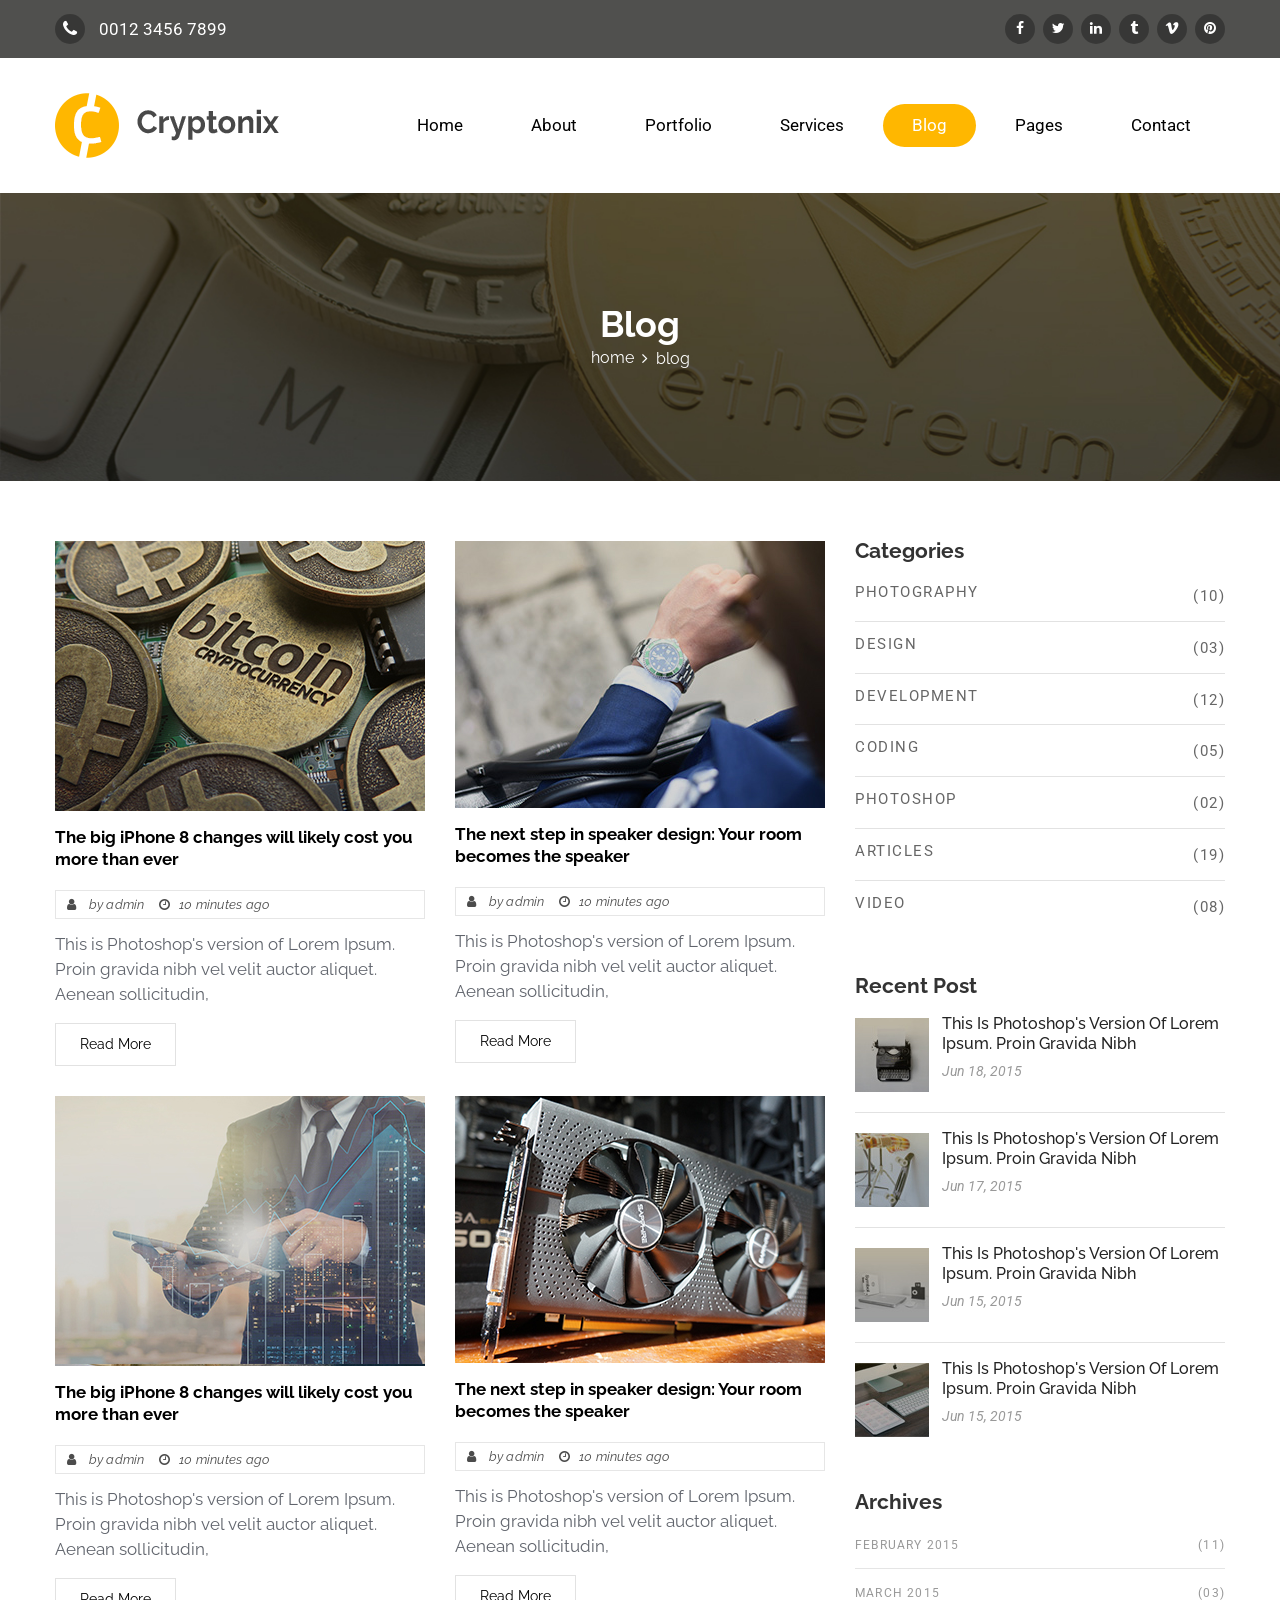
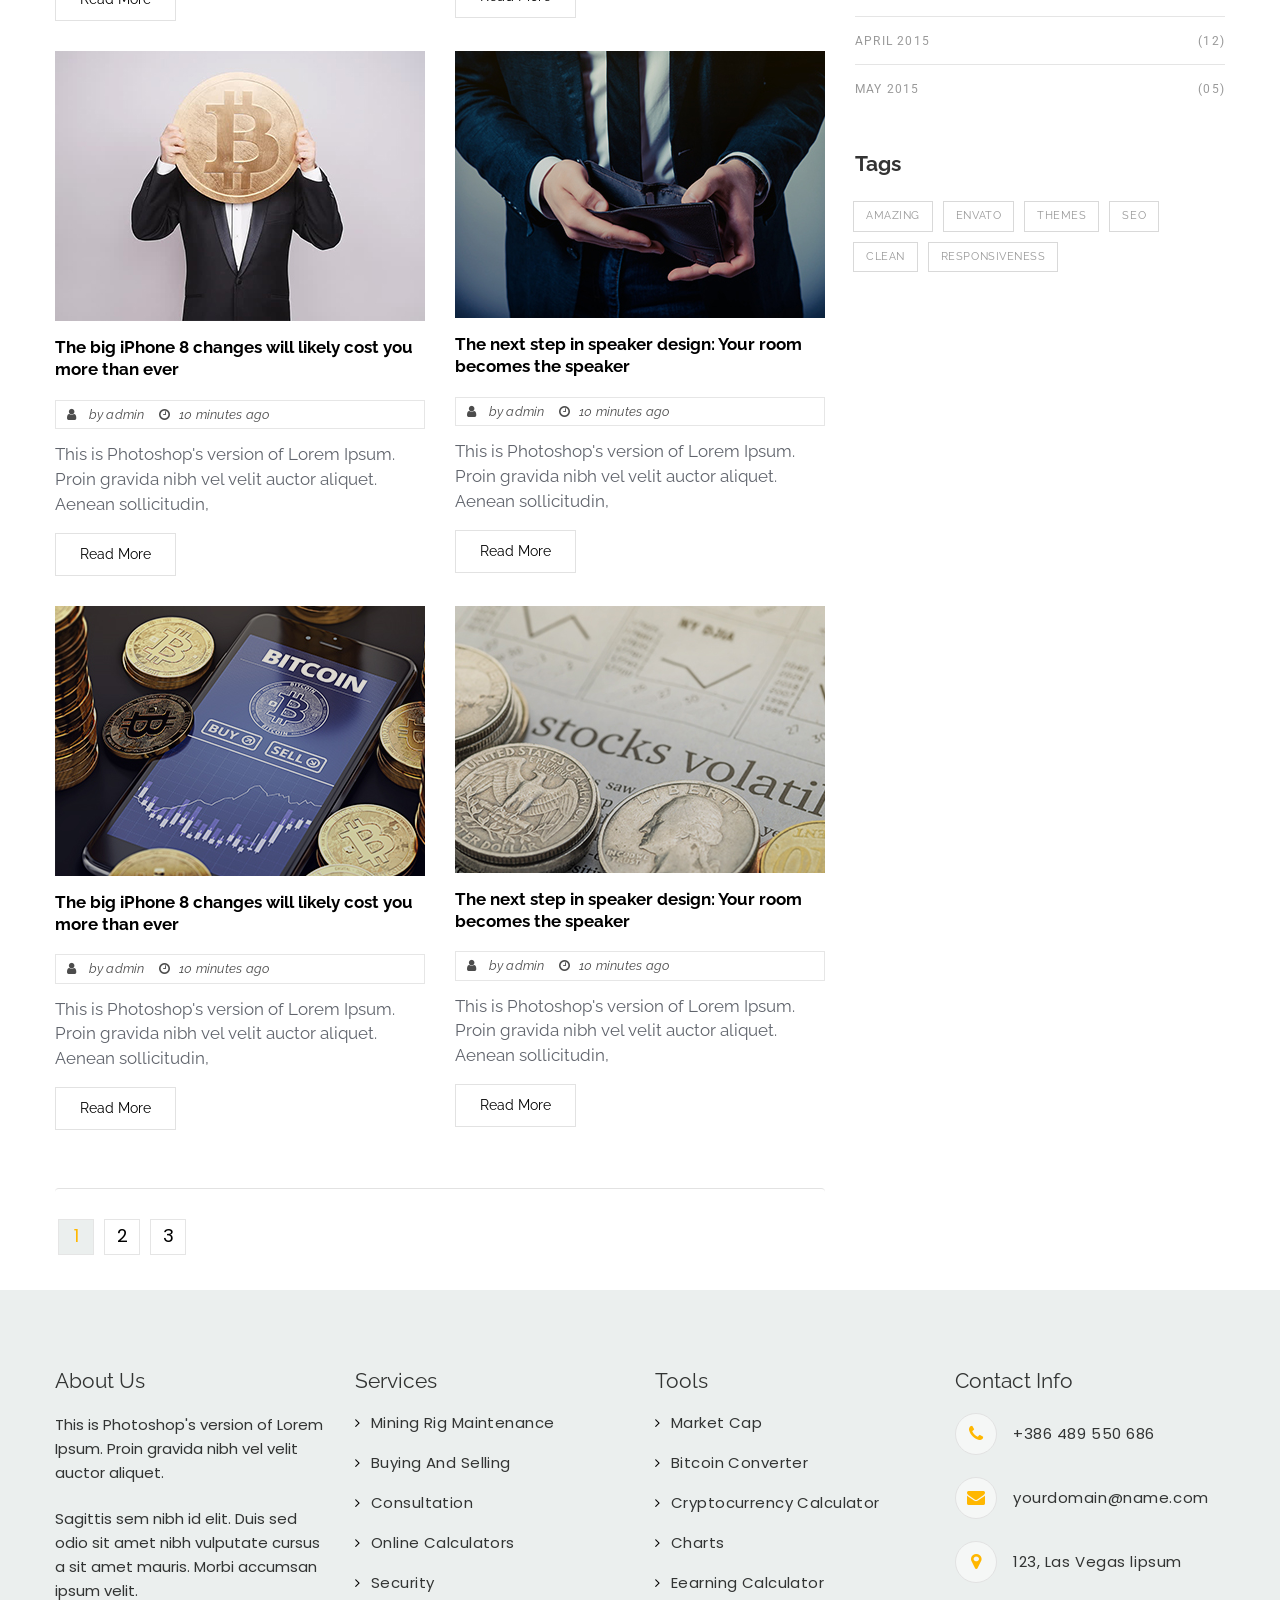
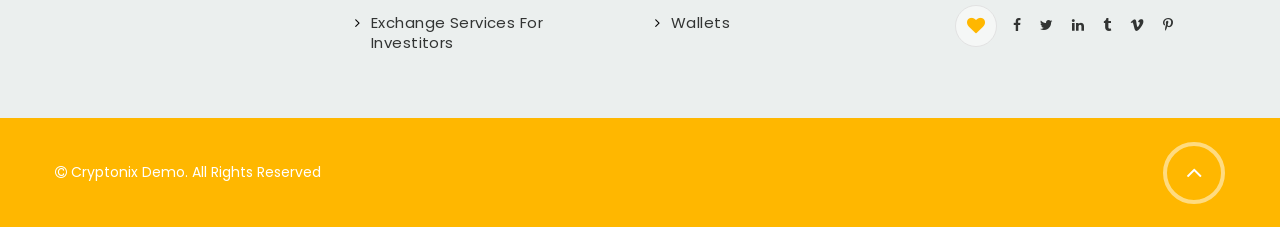
<file: crypto/blog-list-2-col.html>
<!DOCTYPE html>
<!--[if lt IE 7 ]> <html class="ie6"> <![endif]-->
<!--[if IE 7 ]>    <html class="ie7"> <![endif]-->
<!--[if IE 8 ]>    <html class="ie8"> <![endif]-->
<!--[if IE 9 ]>    <html class="ie9"> <![endif]-->
<!--[if (gt IE 9)|!(IE)]><!--><html lang="en"><!--<![endif]-->
<head>
	<meta charset="utf-8">

    <meta http-equiv="X-UA-Compatible" content="IE=edge">
    <meta name="viewport" content="width=device-width, initial-scale=1">

    <meta name="description" content="">
    <meta name="author" content="">

	<title>Blog 2 Column - Cryptonix</title>

	<!-- Standard Favicon -->
	<link rel="icon" type="image/x-icon" href="assets/images//favicon.ico" />
	
	<!-- For iPhone 4 Retina display: -->
	<link rel="apple-touch-icon-precomposed" href="assets/images//apple-touch-icon-114x114-precomposed.png">
	
	<!-- For iPad: -->
	<link rel="apple-touch-icon-precomposed" href="assets/images//apple-touch-icon-72x72-precomposed.png">
	
	<!-- For iPhone: -->
	<link rel="apple-touch-icon-precomposed" href="assets/images//apple-touch-icon-57x57-precomposed.png">	
	
	<!-- Library - Google Font Familys -->
	<link href="https://fonts.googleapis.com/css?family=Raleway:100,100i,200,200i,300,300i,400,400i,500,500i,600,600i,700,700i,800,800i,900,900i%7cRoboto:100,100i,300,300i,400,400i,500,500i,700,700i,900,900i%7cPoppins:100,100i,200,200i,300,300i,400,400i,500,500i,600,600i,700,700i,800,800i,900,900i%7cMontserrat:100,100i,200,200i,300,300i,400,400i,500,500i,600,600i,700,700i,800,800i,900,900i%7cLato:100,100i,300,300i,400,400i,700,700i,900,900i%7cOpen+Sans:300,300i,400,400i,600,600i,700,700i,800,800i%7cPT+Sans:400,400i,700,700i" rel="stylesheet"> 
	
	<!-- Library -->
    <link href="assets/css/lib.css" rel="stylesheet">

	<!-- Custom - Common CSS -->
	<link rel="stylesheet" href="assets/css/rtl.css">
	<link rel="stylesheet" type="text/css" href="style.css">

	<!--[if lt IE 9]>
		<script src="js/html5/respond.min.js"></script>
    <![endif]-->
	
</head>

<body data-offset="200" data-spy="scroll" data-target=".ownavigation">
	<!-- Loader -->
	<div id="site-loader" class="load-complete">
		<div class="loader">
			<div class="line-scale"><div></div><div></div><div></div><div></div><div></div></div>
		</div>
	</div><!-- Loader /- -->

	<!-- Header Section -->
	<header class="header_s header-fix header_s1">
		<!-- SidePanel -->
		<div id="slidepanel-1" class="slidepanel">
			<!-- Top Header -->
			<div class="top-header">
				<!-- Container -->
				<div class="container">	
					<div class="cnt-detail">
						<span><i class="fa fa-phone"></i><a href="tel:001234567899">0012 3456 7899</a></span>
						<ul>
							<li><a href="#"><i class="fa fa-facebook"></i></a></li>
							<li><a href="#"><i class="fa fa-twitter"></i></a></li>
							<li><a href="#"><i class="fa fa-linkedin"></i></a></li>
							<li><a href="#"><i class="fa fa-tumblr"></i></a></li>
							<li><a href="#"><i class="fa fa-vimeo"></i></a></li>
							<li><a href="#"><i class="fa fa-pinterest"></i></a></li>
						</ul>
					</div>
				</div><!-- Container /- -->
			</div><!-- Top Header /- -->
		</div><!-- SidePanel /- -->
		<!-- Menu Block -->
		<div class="menu-block">
			<nav class="navbar ownavigation navbar-expand-lg">
				<!-- Container -->
				<div class="container">
					<!--a class="navbar-brand" href="index.html">Cryptonix</a-->
					<a class="image-logo navbar-brand" href="index.html"><img src="assets/images/logo-blue.png" alt="Logo" /></a>
					<button class="navbar-toggler navbar-toggler-right" type="button" data-toggle="collapse" data-target="#navbar" aria-controls="navbar" aria-expanded="true" aria-label="Toggle navigation">
						<i class="fa fa-bars"></i>
					</button>
					<div class="collapse navbar-collapse" id="navbar">
						<ul class="navbar-nav">
							<li class="dropdown">
								<i class="ddl-switch fa fa-angle-down"></i>
								<a class="nav-link dropdown-toggle" title="Home" href="index.html">Home</a>
								<ul class="dropdown-menu">
									<li><a class="dropdown-item" href="index.html" title="Homepage 1">Homepage 1</a></li>
									<li><a class="dropdown-item" href="index-2.html" title="Homepage 2">Homepage 2</a></li>
									<li><a class="dropdown-item" href="index-3.html" title="Homepage 3">Homepage 3</a></li>
									<li><a class="dropdown-item" href="index-4.html" title="Homepage 4">Homepage 4</a></li>
									<li><a class="dropdown-item" href="index-5.html" title="Homepage 5">Homepage 5</a></li>
									<li><a class="dropdown-item" href="index-6.html" title="Homepage 6">Homepage 6</a></li>
									<li><a class="dropdown-item" href="index-7.html" title="Homepage 7">Homepage 7</a></li>
									<li><a class="dropdown-item" href="index-8.html" title="Homepage 8">Homepage 8</a></li>
									<li><a class="dropdown-item" href="index-9.html" title="Homepage 9">Homepage 9</a></li>
									<li><a class="dropdown-item" href="index-10.html" title="Homepage 10">Homepage 10</a></li>
								</ul>
							</li>
							<li class="dropdown">
								<a class="nav-link dropdown-toggle" title="About" href="about.html">About</a>
								<i class="ddl-switch fa fa-angle-down"></i>
								<ul class="dropdown-menu">
									<li><a class="dropdown-item" href="about.html" title="About">About</a></li>
									<li><a class="dropdown-item" href="about-2.html" title="About 2">About 2</a></li>
									<li><a class="dropdown-item" href="about-3.html" title="About 3">About 3</a></li>
									<li><a class="dropdown-item" href="about-4.html" title="About 4">About 4</a></li>
									<li><a class="dropdown-item" href="about-5.html" title="About 5">About 5</a></li>
									<li><a class="dropdown-item" href="about-me.html" title="About me">About me</a></li>
								</ul>
							</li>
							<li class="dropdown">
								<a href="#" class="nav-link dropdown-toggle" title="Portfolio" role="button" aria-haspopup="true" aria-expanded="false">Portfolio</a>
								<i class="ddl-switch fa fa-angle-down"></i>
								<ul class="dropdown-menu">
									<li><a class="dropdown-item" href="portfolio-2-col.html">Portfolio 2 Col</a></li>
									<li><a class="dropdown-item" href="portfolio-3-col.html">Portfolio 3 Col</a></li>
									<li><a class="dropdown-item" href="portfolio-4-col.html">Portfolio 4 Col</a></li>
									<li><a class="dropdown-item" href="single-project.html">Single Project</a></li>
								</ul>
							</li>
							<li class="dropdown">
								<a class="nav-link dropdown-toggle" title="Services" href="services.html">Services</a>
								<i class="ddl-switch fa fa-angle-down"></i>
								<ul class="dropdown-menu">
									<li><a class="dropdown-item" href="services.html" title="Services">Services</a></li>
									<li><a class="dropdown-item" href="services-2.html" title="Services 2">Services 2</a></li>
									<li><a class="dropdown-item" href="services-3.html" title="Services 3">Services 3</a></li>
									<li><a class="dropdown-item" href="services-4.html" title="Services 4">Services 4</a></li>
									<li><a class="dropdown-item" href="services-5.html" title="Services 5">Services 5</a></li>
								</ul>
							</li>
							<li class="active dropdown">
								<a href="blog-list.html" class="nav-link dropdown-toggle" title="Blog" role="button" aria-haspopup="true" aria-expanded="false">blog</a>
								<i class="ddl-switch fa fa-angle-down"></i>
								<ul class="dropdown-menu">
									<li><a class="dropdown-item" href="blog-list.html">Blog List</a></li>
									<li><a class="dropdown-item" href="blog-list-2-col.html">Blog 2 Col</a></li>
									<li><a class="dropdown-item" href="blog-list-3-col.html">Blog 3 Col</a></li>
									<li><a class="dropdown-item" href="blog-post.html">Blog Post</a></li>
								</ul>
							</li>
							<li class="dropdown">
								<a href="#" class="nav-link dropdown-toggle" title="Pages" role="button" aria-haspopup="true" aria-expanded="false">Pages</a>
								<i class="ddl-switch fa fa-angle-down"></i>
								<ul class="dropdown-menu">
									<li class="dropdown">
										<a href="#" class="nav-link dropdown-toggle" title="Header" role="button" aria-haspopup="true" aria-expanded="false">Header</a>
										<i class="ddl-switch fa fa-angle-down"></i>
										<ul class="dropdown-menu">
											<li><a class="dropdown-item" title="Header 1" href="header1.html">Header 1</a></li>
											<li><a class="dropdown-item" title="Header 2" href="header2.html">Header 2</a></li>
											<li><a class="dropdown-item" title="Header 3" href="header3.html">Header 3</a></li>
											<li><a class="dropdown-item" title="Header 4" href="header4.html">Header 4</a></li>
											<li><a class="dropdown-item" title="Header 5" href="header5.html">Header 5</a></li>
											<li><a class="dropdown-item" title="Header 6" href="header6.html">Header 6</a></li>
										</ul>
									</li>
									<li class="dropdown">
										<a href="#" class="nav-link dropdown-toggle" title="Header" role="button" aria-haspopup="true" aria-expanded="false">Menu</a>
										<i class="ddl-switch fa fa-angle-down"></i>
										<ul class="dropdown-menu">
											<li><a class="dropdown-item" title="Menu 1" href="menu1.html">menu 1</a></li>
											<li><a class="dropdown-item" title="Menu 2" href="menu2.html">menu 2</a></li>
											<li><a class="dropdown-item" title="Menu 3" href="menu3.html">menu 3</a></li>
											<li><a class="dropdown-item" title="Menu 4" href="menu4.html">menu 4</a></li>
											<li><a class="dropdown-item" title="Menu 5" href="menu5.html">menu 5</a></li>
											<li><a class="dropdown-item" title="Menu 6" href="menu6.html">menu 6</a></li>
											<li><a class="dropdown-item" title="Menu 7" href="menu7.html">menu 7</a></li>
											<li><a class="dropdown-item" title="Menu 8" href="menu8.html">menu 8</a></li>
										</ul>
									</li>
									<li class="dropdown">
										<a href="#" class="nav-link dropdown-toggle" title="Product" role="button" aria-haspopup="true" aria-expanded="false">Product</a>
										<i class="ddl-switch fa fa-angle-down"></i>
										<ul class="dropdown-menu">
											<li><a class="dropdown-item" title="Shop 2 Col" href="shop-2-col.html">Shop 2 Col</a></li>
											<li><a class="dropdown-item" title="Shop 3 Col" href="shop-3-col.html">Shop 3 Col</a></li>
											<li><a class="dropdown-item" title="Shop 4 Col" href="shop-4-col.html">Shop 4 Col</a></li>
											<li><a class="dropdown-item" title="Shop Detail" href="shop-detail.html">Shop Detail</a></li>
											<li><a class="dropdown-item" title="Cart" href="cart.html">Cart</a></li>
											<li><a class="dropdown-item" title="Checkout" href="checkout.html">Checkout</a></li>
										</ul>
									</li>
								</ul>
							</li>
							<li class="dropdown">
								<a href="contact-us.html" class="nav-link dropdown-toggle" title="Pages" role="button" aria-haspopup="true" aria-expanded="false">Contact</a>
								<i class="ddl-switch fa fa-angle-down"></i>
								<ul class="dropdown-menu">
									<li><a class="dropdown-item" title="Contact 1" href="contact-us.html">Contact 1</a></li>
									<li><a class="dropdown-item" title="Contact 2" href="contact-us2.html">Contact 2</a></li>
									<li><a class="dropdown-item" title="Contact 3" href="contact-us3.html">Contact 3</a></li>
									<li><a class="dropdown-item" title="Contact 4" href="contact-us4.html">Contact 4</a></li>
									<li><a class="dropdown-item" title="Contact 5" href="contact-us5.html">Contact 5</a></li>
								</ul>
							</li>
						</ul>
					</div>
					<div id="loginpanel-1" class="desktop-hide">
						<div class="right toggle" id="toggle-1">
							<a id="slideit-1" class="slideit" href="#slidepanel"><i class="fo-icons fa fa-inbox"></i></a>
							<a id="closeit-1" class="closeit" href="#slidepanel"><i class="fo-icons fa fa-close"></i></a>
						</div>
					</div>
				</div><!-- Container /- -->
			</nav>
		</div><!-- Menu Block /- -->
	</header><!-- Header Section /- -->	

	<div class="main-container">
	
		<!-- Page Banner -->
		<div class="page-banner blog-list-banner">
			<!-- Container -->
			<div class="container">
				<h3>Blog</h3>
				<ol class="breadcrumb">
					<li class="breadcrumb-item"><a href="index.html">home</a></li>
					<li class="breadcrumb-item active">Blog</li>
				</ol>
			</div><!-- Container /- -->
		</div><!-- Page Banner /- -->
	
		<main class="site-main">
			
			<!-- Blog list -->
			<div class="blog-col">
				<!-- Container -->
				<div class="container">
					<!-- Row -->
					<div class="row">
						<!-- Content Area -->
						<div class="col-md-8 content-area">
							<div class="row">
								<div class="col-sm-6">
									<!-- Blog Box -->
									<div class="blog-box">								
										<div class="entry-cover">
											<a href="#"><img src="assets/images/blog-1.jpg" alt="Blog" /></a>
										</div>
										<div class="entry-content">
											<div class="entry-header">
												<h3 class="entry-title"><a href="#">The big iPhone 8 changes will likely cost you more than ever</a></h3>
												<div class="entry-meta">
													<span><i class="fa fa-user"></i> by <a href="#">admin</a></span>
													<span><i class="fa fa-clock-o" aria-hidden="true"></i>10 minutes ago</span>
												</div>
											</div>
											<p>This is Photoshop's version  of Lorem Ipsum. Proin gravida nibh vel velit auctor aliquet. Aenean sollicitudin, </p>
											<a href="#">Read more</a>
										</div>
									</div><!-- Blog Box /- -->
								</div>
								<div class="col-sm-6">
									<!-- Blog Box -->
									<div class="blog-box">								
										<div class="entry-cover">
											<a href="#"><img src="assets/images/blog-7.jpg" alt="Blog" /></a>
										</div>						
										<div class="entry-content">
											<div class="entry-header">
												<h3 class="entry-title"><a href="#">The next step in speaker design: Your room becomes the speaker</a></h3>
												<div class="entry-meta">
													<span><i class="fa fa-user"></i> by <a href="#">admin</a></span>
													<span><i class="fa fa-clock-o" aria-hidden="true"></i>10 minutes ago</span>
												</div>
											</div>
											<p>This is Photoshop's version  of Lorem Ipsum. Proin gravida nibh vel velit auctor aliquet. Aenean sollicitudin, </p>
											<a href="#">Read more</a>
										</div>
									</div><!-- Blog Box /- -->
								</div>
								<div class="col-sm-6">
									<!-- Blog Box -->
									<div class="blog-box">								
										<div class="entry-cover">
											<a href="#"><img src="assets/images/blog-2.jpg" alt="Blog" /></a>
										</div>
										<div class="entry-content">
											<div class="entry-header">
												<h3 class="entry-title"><a href="#">The big iPhone 8 changes will likely cost you more than ever</a></h3>
												<div class="entry-meta">
													<span><i class="fa fa-user"></i> by <a href="#">admin</a></span>
													<span><i class="fa fa-clock-o" aria-hidden="true"></i>10 minutes ago</span>
												</div>
											</div>
											<p>This is Photoshop's version  of Lorem Ipsum. Proin gravida nibh vel velit auctor aliquet. Aenean sollicitudin, </p>
											<a href="#">Read more</a>
										</div>
									</div><!-- Blog Box /- -->
								</div>
								<div class="col-sm-6">
									<!-- Blog Box -->
									<div class="blog-box">								
										<div class="entry-cover">
											<a href="#"><img src="assets/images/blog-6.jpg" alt="Blog" /></a>
										</div>									
										<div class="entry-content">
											<div class="entry-header">
												<h3 class="entry-title"><a href="#">The next step in speaker design: Your room becomes the speaker</a></h3>
												<div class="entry-meta">
													<span><i class="fa fa-user"></i> by <a href="#">admin</a></span>
													<span><i class="fa fa-clock-o" aria-hidden="true"></i>10 minutes ago</span>
												</div>
											</div>
											<p>This is Photoshop's version  of Lorem Ipsum. Proin gravida nibh vel velit auctor aliquet. Aenean sollicitudin, </p>
											<a href="#">Read more</a>
										</div>
									</div><!-- Blog Box /- -->
								</div>
								<div class="col-sm-6">
									<!-- Blog Box -->
									<div class="blog-box">								
										<div class="entry-cover">
											<a href="#"><img src="assets/images/blog-3.jpg" alt="Blog" /></a>
										</div>									
										<div class="entry-content">
											<div class="entry-header">
												<h3 class="entry-title"><a href="#">The big iPhone 8 changes will likely cost you more than ever</a></h3>
												<div class="entry-meta">
													<span><i class="fa fa-user"></i> by <a href="#">admin</a></span>
													<span><i class="fa fa-clock-o" aria-hidden="true"></i>10 minutes ago</span>
												</div>
											</div>
											<p>This is Photoshop's version  of Lorem Ipsum. Proin gravida nibh vel velit auctor aliquet. Aenean sollicitudin, </p>
											<a href="#">Read more</a>
										</div>
									</div><!-- Blog Box /- -->
								</div>
								<div class="col-sm-6">
									<!-- Blog Box -->
									<div class="blog-box">								
										<div class="entry-cover">
											<a href="#"><img src="assets/images/blog-8.jpg" alt="Blog" /></a>
										</div>
										<div class="entry-content">
											<div class="entry-header">
												<h3 class="entry-title"><a href="#">The next step in speaker design: Your room becomes the speaker</a></h3>
												<div class="entry-meta">
													<span><i class="fa fa-user"></i> by <a href="#">admin</a></span>
													<span><i class="fa fa-clock-o" aria-hidden="true"></i>10 minutes ago</span>
												</div>
											</div>
											<p>This is Photoshop's version  of Lorem Ipsum. Proin gravida nibh vel velit auctor aliquet. Aenean sollicitudin, </p>
											<a href="#">Read more</a>
										</div>
									</div><!-- Blog Box /- -->
								</div>
								<div class="col-sm-6">
									<!-- Blog Box -->
									<div class="blog-box">
										<div class="entry-cover">
											<a href="#"><img src="assets/images/blog-4.jpg" alt="Blog" /></a>
										</div>
										<div class="entry-content">
											<div class="entry-header">
												<h3 class="entry-title"><a href="#">The big iPhone 8 changes will likely cost you more than ever</a></h3>
												<div class="entry-meta">
													<span><i class="fa fa-user"></i> by <a href="#">admin</a></span>
													<span><i class="fa fa-clock-o" aria-hidden="true"></i>10 minutes ago</span>
												</div>
											</div>
											<p>This is Photoshop's version  of Lorem Ipsum. Proin gravida nibh vel velit auctor aliquet. Aenean sollicitudin, </p>
											<a href="#">Read more</a>
										</div>
									</div><!-- Blog Box /- -->
								</div>
								<div class="col-sm-6">
									<!-- Blog Box -->
									<div class="blog-box">
										<div class="entry-cover">
											<a href="#"><img src="assets/images/blog-5.jpg" alt="Blog" /></a>
										</div>
										<div class="entry-content">
											<div class="entry-header">
												<h3 class="entry-title"><a href="#">The next step in speaker design: Your room becomes the speaker</a></h3>
												<div class="entry-meta">
													<span><i class="fa fa-user"></i> by <a href="#">admin</a></span>
													<span><i class="fa fa-clock-o" aria-hidden="true"></i>10 minutes ago</span>
												</div>
											</div>
											<p>This is Photoshop's version  of Lorem Ipsum. Proin gravida nibh vel velit auctor aliquet. Aenean sollicitudin, </p>
											<a href="#">Read more</a>
										</div>
									</div><!-- Blog Box /- -->
								</div>
							</div><!-- Row -->
							<!-- Pagination -->
							<nav class="navigation pagination">
								<h2 class="screen-reader-text">Posts navigation</h2>
								<div class="nav-links">
									<span class="page-numbers current">
										<span class="meta-nav screen-reader-text">Page </span>1
									</span>
									<a class="page-numbers" href="#"><span class="meta-nav screen-reader-text">Page </span>2</a>
									<a class="page-numbers" href="#"><span class="meta-nav screen-reader-text">Page </span>3</a>
								</div>
							</nav><!-- Pagination /- -->
						</div><!-- Content Area -->
						<!-- Widget Area -->
						<div class="col-md-4 widget-area">						
							<!-- Widget: Categories -->
							<aside id="categories" class="widget widget_categories">
								<h3 class="widget-title">Categories</h3>
								<ul>
									<li class="cat-item"><a href="#">Photography </a> (10)</li>
									<li class="cat-item"><a href="#">Design</a> (03)</li>
									<li class="cat-item"><a href="#">Development</a> (12)</li>
									<li class="cat-item"><a href="#">Coding</a> (05)</li>
									<li class="cat-item"><a href="#">photoshop</a> (02)</li>
									<li class="cat-item"><a href="#">articles</a> (19)</li>
									<li class="cat-item"><a href="#">video</a> (08)</li>
								</ul>
							</aside><!-- Widget: Categories /- -->
							
							<!-- Widget : Recent Post -->
							<aside class="widget widget_latest_post">
								<h3 class="widget-title">Recent Post</h3>
								<div class="latest-content">
									<div class="latest-post">
										<a href="#"><img src="assets/images/rp-1.jpg" alt="Post" /></a>
										<h4><a href="#">This is Photoshop's version  of Lorem Ipsum. Proin gravida nibh </a></h4>
										<span><a href="#">Jun 18, 2015</a></span>
									</div>
									<div class="latest-post">
										<a href="#"><img src="assets/images/rp-2.jpg" alt="Post" /></a>
										<h4><a href="#">This is Photoshop's version  of Lorem Ipsum. Proin gravida nibh </a></h4>
										<span><a href="#">Jun 17, 2015</a></span>
									</div>
									<div class="latest-post">
										<a href="#"><img src="assets/images/rp-3.jpg" alt="Post" /></a>
										<h4><a href="#">This is Photoshop's version  of Lorem Ipsum. Proin gravida nibh </a></h4>
										<span><a href="#">Jun 15, 2015</a></span>
									</div>
									<div class="latest-post">
										<a href="#"><img src="assets/images/rp-4.jpg" alt="Post" /></a>
										<h4><a href="#">This is Photoshop's version  of Lorem Ipsum. Proin gravida nibh </a></h4>
										<span><a href="#">Jun 15, 2015</a></span>
									</div>
								</div>
							</aside><!-- Widget : Recent Post -->
							
							<!-- Widget: Archives -->
							<aside id="archives" class="widget widget_archive">
								<h3 class="widget-title">Archives</h3>
								<ul>
									<li><a href="#">February 2015</a>(11)</li>
									<li><a href="#">March 2015</a>(03)</li>
									<li><a href="#">April 2015</a>(12)</li>
									<li><a href="#">May	2015</a>(05)</li>
									
								</ul>
							</aside><!-- Widget: Archives /- -->
							
							<!-- Widget: Tag Cloud -->
							<aside id="tag_cloud" class="widget widget_tag_cloud">
								<h3 class="widget-title">tags</h3>
								<div class="tagcloud">
									<a href="#" title="Amazing">Amazing</a>
									<a href="#" title="Envato">Envato</a>
									<a href="#" title="Themes">Themes</a>
									<a href="#" title="SEO">SEO</a>
									<a href="#" title="Clean">Clean</a>
									<a href="#" title="Responsiveness">Responsiveness</a>
								</div>
							</aside><!-- Widget: Tag Cloud /- -->
							
						</div><!-- Widget Area /- -->
					</div><!-- Row /- -->
				</div><!-- Container /- -->
			</div><!-- Blog list /- -->

		</main>
		
	</div>
	
	<!-- Footer Section -->
	<div class="footer-section">
		<!-- Footer Widget -->
		<div class="footer-widget">
			<!-- Container -->
			<div class="container">			
				<!-- Row -->
				<div class="row">
					<div class="col-lg-3 col-md-6">
						<!-- Widget : About -->
						<aside class="widget widget_about">
							<h3 class="widget-title">About us</h3>
							<p>This is Photoshop's version  of Lorem Ipsum. Proin gravida nibh vel velit auctor aliquet. </p>
							<p>Sagittis sem nibh id elit. Duis sed odio sit amet nibh vulputate cursus a sit amet mauris. Morbi accumsan ipsum velit.</p>
						</aside><!-- Widget : About /- -->						
					</div>
					<div class="col-lg-3 col-md-6">
						<!-- Widget: Pages -->
						<aside class="widget widget_pages">
							<h3 class="widget-title">Services</h3>
							<ul>
								<li class="page_item"><a href="#">Mining Rig Maintenance</a></li>
								<li class="page_item"><a href="#">Buying and Selling</a></li>
								<li class="page_item"><a href="#">Consultation</a></li>
								<li class="page_item"><a href="#">Online Calculators</a></li>
								<li class="page_item"><a href="#">Security</a></li>
								<li class="page_item"><a href="#">Exchange Services for Investitors</a></li>
							</ul>
						</aside><!-- Widget: Pages /- -->
					</div>
					<div class="col-lg-3 col-md-6">
						<!-- Widget: Pages -->
						<aside class="widget widget_pages">
							<h3 class="widget-title">Tools</h3>
							<ul>
								<li class="page_item"><a href="#">Market Cap</a></li>
								<li class="page_item"><a href="#">Bitcoin Converter</a></li>
								<li class="page_item"><a href="#">Cryptocurrency Calculator</a></li>
								<li class="page_item"><a href="#">Charts</a></li>
								<li class="page_item"><a href="#">Eearning Calculator</a></li>
								<li class="page_item"><a href="#">Wallets</a></li>
							</ul>
						</aside><!-- Widget: Pages /- -->
					</div>
					<div class="col-lg-3 col-md-6">
						<!-- Widget : Contact Info -->
						<aside class="widget widget_contact-info">
							<h3 class="widget-title">Contact info</h3>
							<div class="wid-cnt-detail">
								<p><i class="fa fa-phone"></i><a href="tel:+386489550686">+386 489 550 686</a></p>
								<p><i class="fa fa-envelope"></i><a href="mailto:yourdomain@name.com">yourdomain@name.com</a></p>
								<p><i class="fa fa-map-marker"></i>123, Las Vegas lipsum</p>
								<ul>
									<li><a href="#"><i class="fa fa-facebook"></i></a></li>
									<li><a href="#"><i class="fa fa-twitter"></i></a></li>
									<li><a href="#"><i class="fa fa-linkedin"></i></a></li>
									<li><a href="#"><i class="fa fa-tumblr"></i></a></li>
									<li><a href="#"><i class="fa fa-vimeo"></i></a></li>
									<li><a href="#"><i class="fa fa-pinterest-p"></i></a></li>
								</ul>
							</div>
						</aside><!-- Widget : Contact -->
					</div>
				</div><!-- Row /- -->
			</div><!-- Container /- -->
		</div><!-- Footer Widget /- -->
		<div class="bottom-footer">
			<!-- Container -->
			<div class="container">
				<div class="ftr-content">
					<p><i class="fa fa-copyright"></i> Cryptonix Demo. All Rights Reserved</p>
					<a href="#" id="back-to-top"><i class="fa fa-angle-up"></i></a>
				</div>
			</div><!-- Container /- -->
		</div>
	</div><!-- Footer Section /- -->
	
	<!-- JQuery v1.12.4 -->
	<script src="assets/js/jquery-1.12.4.min.js"></script>

	<!-- Library - Js -->
	<script src="assets/js/popper.min.js"></script>
	<script src="assets/js/lib.js"></script>
	
	<!-- Library - Theme JS -->
	<script src="assets/js/functions.js"></script>
	
</body>
</html>
</file>
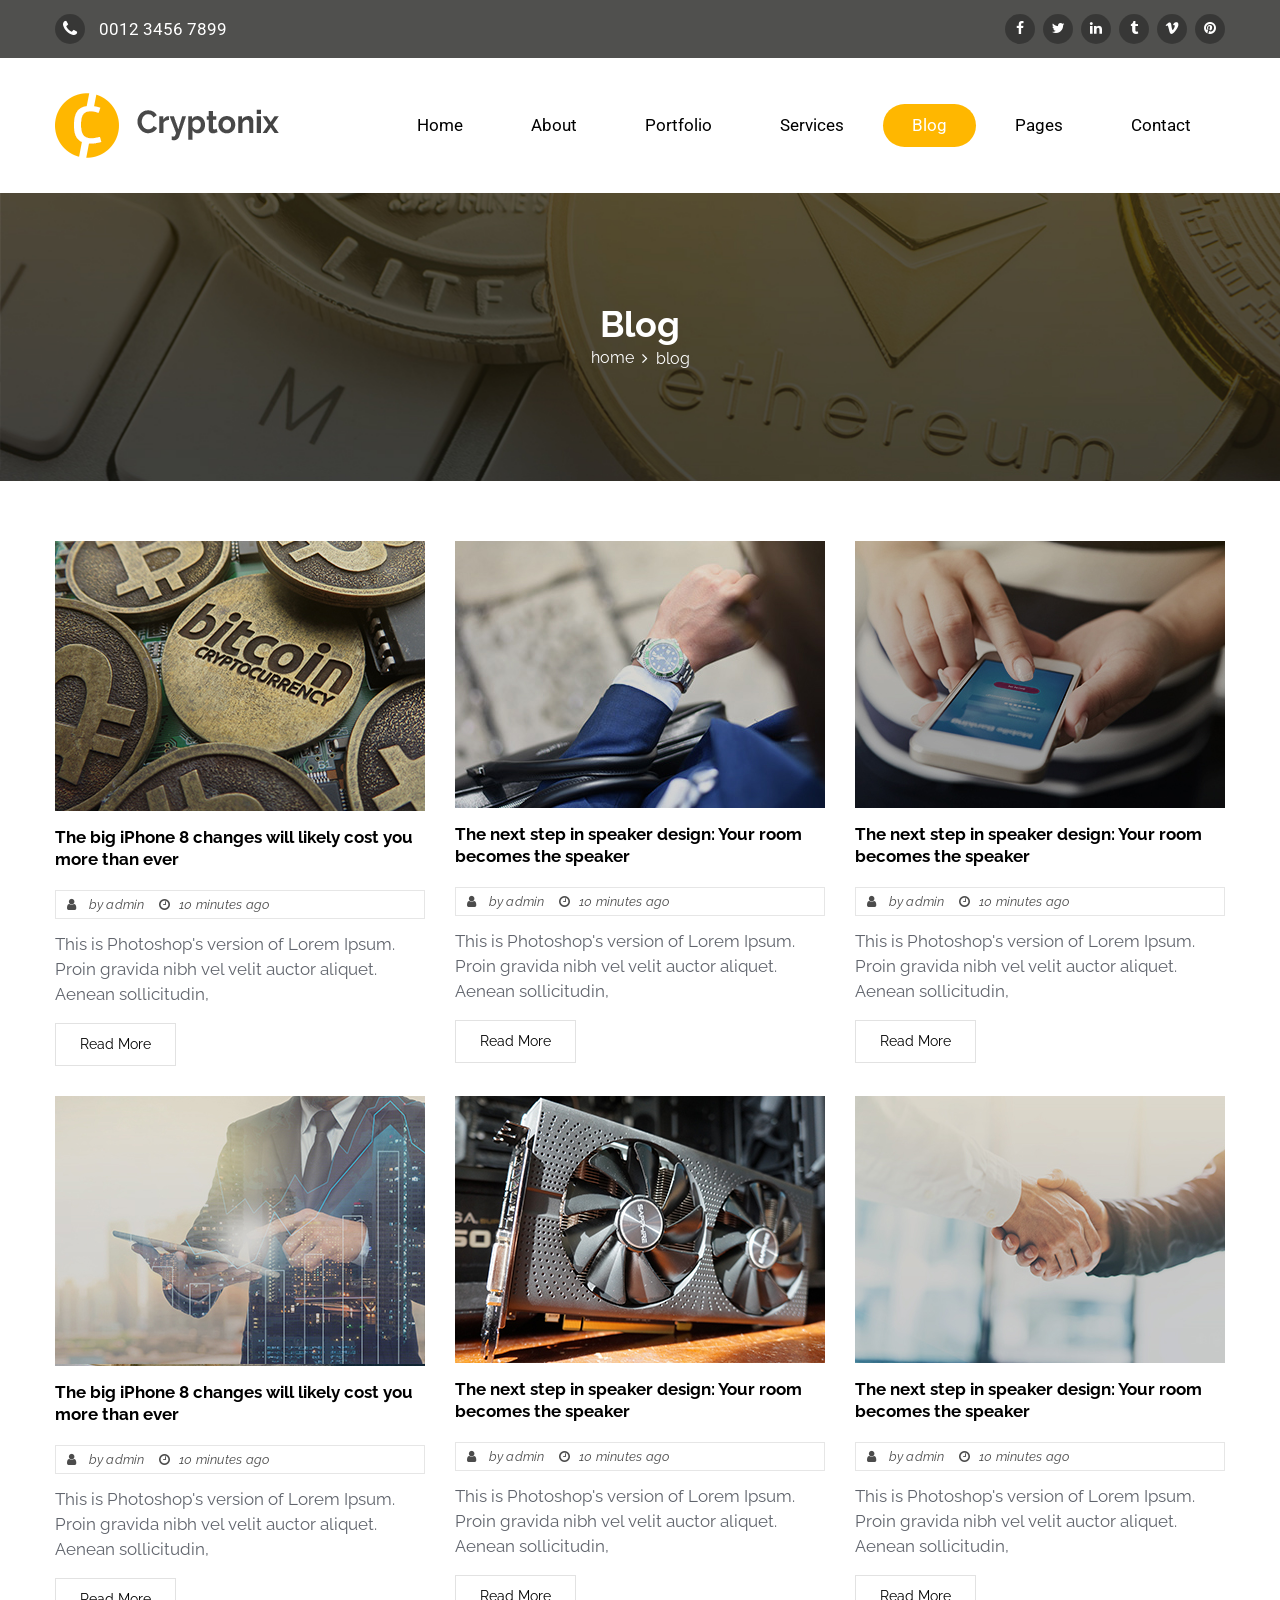
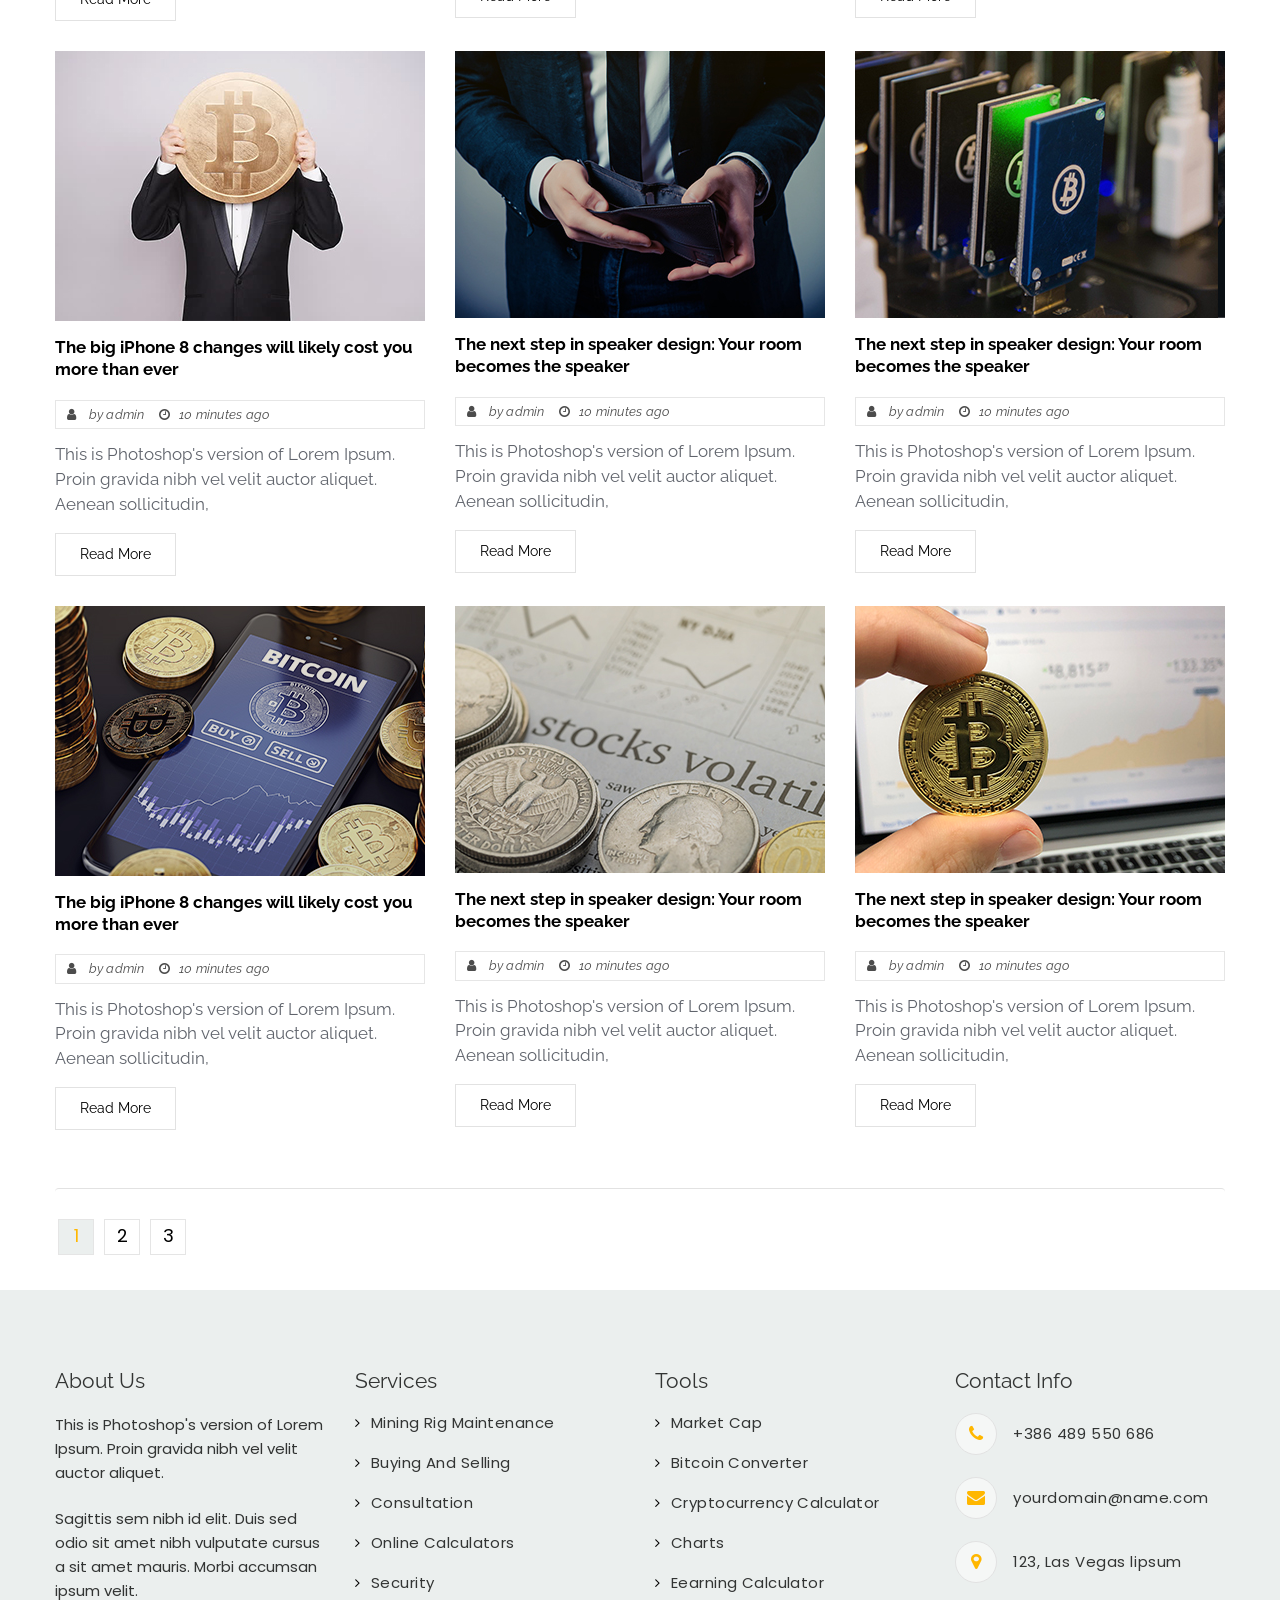
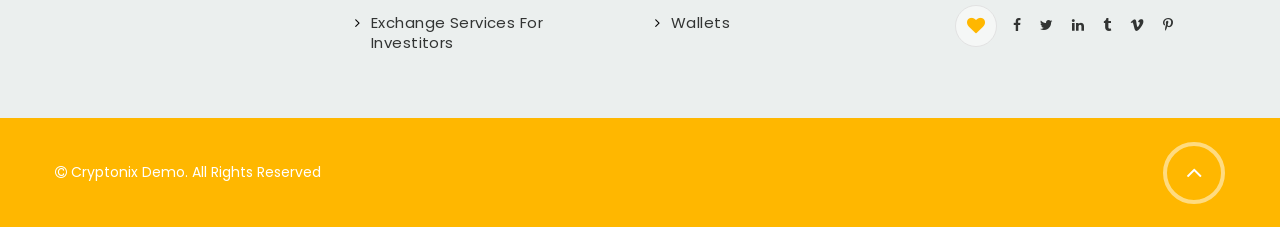
<file: crypto/blog-list-3-col.html>
<!DOCTYPE html>
<!--[if lt IE 7 ]> <html class="ie6"> <![endif]-->
<!--[if IE 7 ]>    <html class="ie7"> <![endif]-->
<!--[if IE 8 ]>    <html class="ie8"> <![endif]-->
<!--[if IE 9 ]>    <html class="ie9"> <![endif]-->
<!--[if (gt IE 9)|!(IE)]><!--><html lang="en"><!--<![endif]-->
<head>
	<meta charset="utf-8">

    <meta http-equiv="X-UA-Compatible" content="IE=edge">
    <meta name="viewport" content="width=device-width, initial-scale=1">

    <meta name="description" content="">
    <meta name="author" content="">

	<title>Blog 3 Column - Cryptonix</title>

	<!-- Standard Favicon -->
	<link rel="icon" type="image/x-icon" href="assets/images//favicon.ico" />
	
	<!-- For iPhone 4 Retina display: -->
	<link rel="apple-touch-icon-precomposed" href="assets/images//apple-touch-icon-114x114-precomposed.png">
	
	<!-- For iPad: -->
	<link rel="apple-touch-icon-precomposed" href="assets/images//apple-touch-icon-72x72-precomposed.png">
	
	<!-- For iPhone: -->
	<link rel="apple-touch-icon-precomposed" href="assets/images//apple-touch-icon-57x57-precomposed.png">	
	
	<!-- Library - Google Font Familys -->
	<link href="https://fonts.googleapis.com/css?family=Raleway:100,100i,200,200i,300,300i,400,400i,500,500i,600,600i,700,700i,800,800i,900,900i%7cRoboto:100,100i,300,300i,400,400i,500,500i,700,700i,900,900i%7cPoppins:100,100i,200,200i,300,300i,400,400i,500,500i,600,600i,700,700i,800,800i,900,900i%7cMontserrat:100,100i,200,200i,300,300i,400,400i,500,500i,600,600i,700,700i,800,800i,900,900i%7cLato:100,100i,300,300i,400,400i,700,700i,900,900i%7cOpen+Sans:300,300i,400,400i,600,600i,700,700i,800,800i%7cPT+Sans:400,400i,700,700i" rel="stylesheet"> 
	
	<!-- Library -->
    <link href="assets/css/lib.css" rel="stylesheet">

	<!-- Custom - Common CSS -->
	<link rel="stylesheet" href="assets/css/rtl.css">
	<link rel="stylesheet" type="text/css" href="style.css">

	<!--[if lt IE 9]>
		<script src="js/html5/respond.min.js"></script>
    <![endif]-->
	
</head>

<body data-offset="200" data-spy="scroll" data-target=".ownavigation">
	<!-- Loader -->
	<div id="site-loader" class="load-complete">
		<div class="loader">
			<div class="line-scale"><div></div><div></div><div></div><div></div><div></div></div>
		</div>
	</div><!-- Loader /- -->

	<!-- Header Section -->
	<header class="header_s header-fix header_s1">
		<!-- SidePanel -->
		<div id="slidepanel-1" class="slidepanel">
			<!-- Top Header -->
			<div class="top-header">
				<!-- Container -->
				<div class="container">	
					<div class="cnt-detail">
						<span><i class="fa fa-phone"></i><a href="tel:001234567899">0012 3456 7899</a></span>
						<ul>
							<li><a href="#"><i class="fa fa-facebook"></i></a></li>
							<li><a href="#"><i class="fa fa-twitter"></i></a></li>
							<li><a href="#"><i class="fa fa-linkedin"></i></a></li>
							<li><a href="#"><i class="fa fa-tumblr"></i></a></li>
							<li><a href="#"><i class="fa fa-vimeo"></i></a></li>
							<li><a href="#"><i class="fa fa-pinterest"></i></a></li>
						</ul>
					</div>
				</div><!-- Container /- -->
			</div><!-- Top Header /- -->
		</div><!-- SidePanel /- -->
		<!-- Menu Block -->
		<div class="menu-block">
			<nav class="navbar ownavigation navbar-expand-lg">
				<!-- Container -->
				<div class="container">
					<!--a class="navbar-brand" href="index.html">Cryptonix</a-->
					<a class="image-logo navbar-brand" href="index.html"><img src="assets/images/logo-blue.png" alt="Logo" /></a>
					<button class="navbar-toggler navbar-toggler-right" type="button" data-toggle="collapse" data-target="#navbar" aria-controls="navbar" aria-expanded="true" aria-label="Toggle navigation">
						<i class="fa fa-bars"></i>
					</button>
					<div class="collapse navbar-collapse" id="navbar">
						<ul class="navbar-nav">
							<li class="dropdown">
								<i class="ddl-switch fa fa-angle-down"></i>
								<a class="nav-link dropdown-toggle" title="Home" href="index.html">Home</a>
								<ul class="dropdown-menu">
									<li><a class="dropdown-item" href="index.html" title="Homepage 1">Homepage 1</a></li>
									<li><a class="dropdown-item" href="index-2.html" title="Homepage 2">Homepage 2</a></li>
									<li><a class="dropdown-item" href="index-3.html" title="Homepage 3">Homepage 3</a></li>
									<li><a class="dropdown-item" href="index-4.html" title="Homepage 4">Homepage 4</a></li>
									<li><a class="dropdown-item" href="index-5.html" title="Homepage 5">Homepage 5</a></li>
									<li><a class="dropdown-item" href="index-6.html" title="Homepage 6">Homepage 6</a></li>
									<li><a class="dropdown-item" href="index-7.html" title="Homepage 7">Homepage 7</a></li>
									<li><a class="dropdown-item" href="index-8.html" title="Homepage 8">Homepage 8</a></li>
									<li><a class="dropdown-item" href="index-9.html" title="Homepage 9">Homepage 9</a></li>
									<li><a class="dropdown-item" href="index-10.html" title="Homepage 10">Homepage 10</a></li>
								</ul>
							</li>
							<li class="dropdown">
								<a class="nav-link dropdown-toggle" title="About" href="about.html">About</a>
								<i class="ddl-switch fa fa-angle-down"></i>
								<ul class="dropdown-menu">
									<li><a class="dropdown-item" href="about.html" title="About">About</a></li>
									<li><a class="dropdown-item" href="about-2.html" title="About 2">About 2</a></li>
									<li><a class="dropdown-item" href="about-3.html" title="About 3">About 3</a></li>
									<li><a class="dropdown-item" href="about-4.html" title="About 4">About 4</a></li>
									<li><a class="dropdown-item" href="about-5.html" title="About 5">About 5</a></li>
									<li><a class="dropdown-item" href="about-me.html" title="About me">About me</a></li>
								</ul>
							</li>
							<li class="dropdown">
								<a href="#" class="nav-link dropdown-toggle" title="Portfolio" role="button" aria-haspopup="true" aria-expanded="false">Portfolio</a>
								<i class="ddl-switch fa fa-angle-down"></i>
								<ul class="dropdown-menu">
									<li><a class="dropdown-item" href="portfolio-2-col.html">Portfolio 2 Col</a></li>
									<li><a class="dropdown-item" href="portfolio-3-col.html">Portfolio 3 Col</a></li>
									<li><a class="dropdown-item" href="portfolio-4-col.html">Portfolio 4 Col</a></li>
									<li><a class="dropdown-item" href="single-project.html">Single Project</a></li>
								</ul>
							</li>
							<li class="dropdown">
								<a class="nav-link dropdown-toggle" title="Services" href="services.html">Services</a>
								<i class="ddl-switch fa fa-angle-down"></i>
								<ul class="dropdown-menu">
									<li><a class="dropdown-item" href="services.html" title="Services">Services</a></li>
									<li><a class="dropdown-item" href="services-2.html" title="Services 2">Services 2</a></li>
									<li><a class="dropdown-item" href="services-3.html" title="Services 3">Services 3</a></li>
									<li><a class="dropdown-item" href="services-4.html" title="Services 4">Services 4</a></li>
									<li><a class="dropdown-item" href="services-5.html" title="Services 5">Services 5</a></li>
								</ul>
							</li>
							<li class="active dropdown">
								<a href="blog-list.html" class="nav-link dropdown-toggle" title="Blog" role="button" aria-haspopup="true" aria-expanded="false">blog</a>
								<i class="ddl-switch fa fa-angle-down"></i>
								<ul class="dropdown-menu">
									<li><a class="dropdown-item" href="blog-list.html">Blog List</a></li>
									<li><a class="dropdown-item" href="blog-list-2-col.html">Blog 2 Col</a></li>
									<li><a class="dropdown-item" href="blog-list-3-col.html">Blog 3 Col</a></li>
									<li><a class="dropdown-item" href="blog-post.html">Blog Post</a></li>
								</ul>
							</li>
							<li class="dropdown">
								<a href="#" class="nav-link dropdown-toggle" title="Pages" role="button" aria-haspopup="true" aria-expanded="false">Pages</a>
								<i class="ddl-switch fa fa-angle-down"></i>
								<ul class="dropdown-menu">
									<li class="dropdown">
										<a href="#" class="nav-link dropdown-toggle" title="Header" role="button" aria-haspopup="true" aria-expanded="false">Header</a>
										<i class="ddl-switch fa fa-angle-down"></i>
										<ul class="dropdown-menu">
											<li><a class="dropdown-item" title="Header 1" href="header1.html">Header 1</a></li>
											<li><a class="dropdown-item" title="Header 2" href="header2.html">Header 2</a></li>
											<li><a class="dropdown-item" title="Header 3" href="header3.html">Header 3</a></li>
											<li><a class="dropdown-item" title="Header 4" href="header4.html">Header 4</a></li>
											<li><a class="dropdown-item" title="Header 5" href="header5.html">Header 5</a></li>
											<li><a class="dropdown-item" title="Header 6" href="header6.html">Header 6</a></li>
										</ul>
									</li>
									<li class="dropdown">
										<a href="#" class="nav-link dropdown-toggle" title="Header" role="button" aria-haspopup="true" aria-expanded="false">Menu</a>
										<i class="ddl-switch fa fa-angle-down"></i>
										<ul class="dropdown-menu">
											<li><a class="dropdown-item" title="Menu 1" href="menu1.html">menu 1</a></li>
											<li><a class="dropdown-item" title="Menu 2" href="menu2.html">menu 2</a></li>
											<li><a class="dropdown-item" title="Menu 3" href="menu3.html">menu 3</a></li>
											<li><a class="dropdown-item" title="Menu 4" href="menu4.html">menu 4</a></li>
											<li><a class="dropdown-item" title="Menu 5" href="menu5.html">menu 5</a></li>
											<li><a class="dropdown-item" title="Menu 6" href="menu6.html">menu 6</a></li>
											<li><a class="dropdown-item" title="Menu 7" href="menu7.html">menu 7</a></li>
											<li><a class="dropdown-item" title="Menu 8" href="menu8.html">menu 8</a></li>
										</ul>
									</li>
									<li class="dropdown">
										<a href="#" class="nav-link dropdown-toggle" title="Product" role="button" aria-haspopup="true" aria-expanded="false">Product</a>
										<i class="ddl-switch fa fa-angle-down"></i>
										<ul class="dropdown-menu">
											<li><a class="dropdown-item" title="Shop 2 Col" href="shop-2-col.html">Shop 2 Col</a></li>
											<li><a class="dropdown-item" title="Shop 3 Col" href="shop-3-col.html">Shop 3 Col</a></li>
											<li><a class="dropdown-item" title="Shop 4 Col" href="shop-4-col.html">Shop 4 Col</a></li>
											<li><a class="dropdown-item" title="Shop Detail" href="shop-detail.html">Shop Detail</a></li>
											<li><a class="dropdown-item" title="Cart" href="cart.html">Cart</a></li>
											<li><a class="dropdown-item" title="Checkout" href="checkout.html">Checkout</a></li>
										</ul>
									</li>
								</ul>
							</li>
							<li class="dropdown">
								<a href="contact-us.html" class="nav-link dropdown-toggle" title="Pages" role="button" aria-haspopup="true" aria-expanded="false">Contact</a>
								<i class="ddl-switch fa fa-angle-down"></i>
								<ul class="dropdown-menu">
									<li><a class="dropdown-item" title="Contact 1" href="contact-us.html">Contact 1</a></li>
									<li><a class="dropdown-item" title="Contact 2" href="contact-us2.html">Contact 2</a></li>
									<li><a class="dropdown-item" title="Contact 3" href="contact-us3.html">Contact 3</a></li>
									<li><a class="dropdown-item" title="Contact 4" href="contact-us4.html">Contact 4</a></li>
									<li><a class="dropdown-item" title="Contact 5" href="contact-us5.html">Contact 5</a></li>
								</ul>
							</li>
						</ul>
					</div>
					<div id="loginpanel-1" class="desktop-hide">
						<div class="right toggle" id="toggle-1">
							<a id="slideit-1" class="slideit" href="#slidepanel"><i class="fo-icons fa fa-inbox"></i></a>
							<a id="closeit-1" class="closeit" href="#slidepanel"><i class="fo-icons fa fa-close"></i></a>
						</div>
					</div>
				</div><!-- Container /- -->
			</nav>
		</div><!-- Menu Block /- -->
	</header><!-- Header Section /- -->	

	<div class="main-container">
	
		<!-- Page Banner -->
		<div class="page-banner blog-list-banner">
			<!-- Container -->
			<div class="container">
				<h3>Blog</h3>
				<ol class="breadcrumb">
					<li class="breadcrumb-item"><a href="index.html">home</a></li>
					<li class="breadcrumb-item active">Blog</li>
				</ol>
			</div><!-- Container /- -->
		</div><!-- Page Banner /- -->
	
		<main class="site-main">
			
			<!-- Blog list -->
			<div class="blog-col">
				<!-- Container -->
				<div class="container">
					<!-- Row -->
					<div class="row">
						<!-- Content Area -->
						<div class="col-md-12 content-area">
							<div class="row">
								<div class="col-md-4 col-sm-6">
									<!-- Blog Box -->
									<div class="blog-box">								
										<div class="entry-cover">
											<a href="#"><img src="assets/images/blog-1.jpg" alt="Blog" /></a>
										</div>
										<div class="entry-content">
											<div class="entry-header">
												<h3 class="entry-title"><a href="#">The big iPhone 8 changes will likely cost you more than ever</a></h3>
												<div class="entry-meta">
													<span><i class="fa fa-user"></i> by <a href="#">admin</a></span>
													<span><i class="fa fa-clock-o" aria-hidden="true"></i>10 minutes ago</span>
												</div>
											</div>
											<p>This is Photoshop's version  of Lorem Ipsum. Proin gravida nibh vel velit auctor aliquet. Aenean sollicitudin, </p>
											<a href="#">Read more</a>
										</div>
									</div><!-- Blog Box /- -->
								</div>
								<div class="col-md-4 col-sm-6">
									<!-- Blog Box -->
									<div class="blog-box">								
										<div class="entry-cover">
											<a href="#"><img src="assets/images/blog-7.jpg" alt="Blog" /></a>
										</div>						
										<div class="entry-content">
											<div class="entry-header">
												<h3 class="entry-title"><a href="#">The next step in speaker design: Your room becomes the speaker</a></h3>
												<div class="entry-meta">
													<span><i class="fa fa-user"></i> by <a href="#">admin</a></span>
													<span><i class="fa fa-clock-o" aria-hidden="true"></i>10 minutes ago</span>
												</div>
											</div>
											<p>This is Photoshop's version  of Lorem Ipsum. Proin gravida nibh vel velit auctor aliquet. Aenean sollicitudin, </p>
											<a href="#">Read more</a>
										</div>
									</div><!-- Blog Box /- -->
								</div>
								<div class="col-md-4 col-sm-6">
									<!-- Blog Box -->
									<div class="blog-box">								
										<div class="entry-cover">
											<a href="#"><img src="assets/images/blog-9.jpg" alt="Blog" /></a>
										</div>
										<div class="entry-content">
											<div class="entry-header">
												<h3 class="entry-title"><a href="#">The next step in speaker design: Your room becomes the speaker</a></h3>
												<div class="entry-meta">
													<span><i class="fa fa-user"></i> by <a href="#">admin</a></span>
													<span><i class="fa fa-clock-o" aria-hidden="true"></i>10 minutes ago</span>
												</div>
											</div>
											<p>This is Photoshop's version  of Lorem Ipsum. Proin gravida nibh vel velit auctor aliquet. Aenean sollicitudin, </p>
											<a href="#">Read more</a>
										</div>
									</div><!-- Blog Box /- -->
								</div>
								<div class="col-md-4 col-sm-6">
									<!-- Blog Box -->
									<div class="blog-box">								
										<div class="entry-cover">
											<a href="#"><img src="assets/images/blog-2.jpg" alt="Blog" /></a>
										</div>									
										<div class="entry-content">
											<div class="entry-header">
												<h3 class="entry-title"><a href="#">The big iPhone 8 changes will likely cost you more than ever</a></h3>
												<div class="entry-meta">
													<span><i class="fa fa-user"></i> by <a href="#">admin</a></span>
													<span><i class="fa fa-clock-o" aria-hidden="true"></i>10 minutes ago</span>
												</div>
											</div>
											<p>This is Photoshop's version  of Lorem Ipsum. Proin gravida nibh vel velit auctor aliquet. Aenean sollicitudin, </p>
											<a href="#">Read more</a>
										</div>
									</div><!-- Blog Box /- -->
								</div>
								<div class="col-md-4 col-sm-6">
									<!-- Blog Box -->
									<div class="blog-box">								
										<div class="entry-cover">
											<a href="#"><img src="assets/images/blog-6.jpg" alt="Blog" /></a>
										</div>									
										<div class="entry-content">
											<div class="entry-header">
												<h3 class="entry-title"><a href="#">The next step in speaker design: Your room becomes the speaker</a></h3>
												<div class="entry-meta">
													<span><i class="fa fa-user"></i> by <a href="#">admin</a></span>
													<span><i class="fa fa-clock-o" aria-hidden="true"></i>10 minutes ago</span>
												</div>
											</div>
											<p>This is Photoshop's version  of Lorem Ipsum. Proin gravida nibh vel velit auctor aliquet. Aenean sollicitudin, </p>
											<a href="#">Read more</a>
										</div>
									</div><!-- Blog Box /- -->
								</div>
								<div class="col-md-4 col-sm-6">
									<!-- Blog Box -->
									<div class="blog-box">								
										<div class="entry-cover">
											<a href="#"><img src="assets/images/blog-10.jpg" alt="Blog" /></a>
										</div>
										<div class="entry-content">
											<div class="entry-header">
												<h3 class="entry-title"><a href="#">The next step in speaker design: Your room becomes the speaker</a></h3>
												<div class="entry-meta">
													<span><i class="fa fa-user"></i> by <a href="#">admin</a></span>
													<span><i class="fa fa-clock-o" aria-hidden="true"></i>10 minutes ago</span>
												</div>
											</div>
											<p>This is Photoshop's version  of Lorem Ipsum. Proin gravida nibh vel velit auctor aliquet. Aenean sollicitudin, </p>
											<a href="#">Read more</a>
										</div>
									</div><!-- Blog Box /- -->
								</div>
								<div class="col-md-4 col-sm-6">
									<!-- Blog Box -->
									<div class="blog-box">
										<div class="entry-cover">
											<a href="#"><img src="assets/images/blog-3.jpg" alt="Blog" /></a>
										</div>
										<div class="entry-content">
											<div class="entry-header">
												<h3 class="entry-title"><a href="#">The big iPhone 8 changes will likely cost you more than ever</a></h3>
												<div class="entry-meta">
													<span><i class="fa fa-user"></i> by <a href="#">admin</a></span>
													<span><i class="fa fa-clock-o" aria-hidden="true"></i>10 minutes ago</span>
												</div>
											</div>
											<p>This is Photoshop's version  of Lorem Ipsum. Proin gravida nibh vel velit auctor aliquet. Aenean sollicitudin, </p>
											<a href="#">Read more</a>
										</div>
									</div><!-- Blog Box /- -->
								</div>
								<div class="col-md-4 col-sm-6">
									<!-- Blog Box -->
									<div class="blog-box">
										<div class="entry-cover">
											<a href="#"><img src="assets/images/blog-8.jpg" alt="Blog" /></a>
										</div>
										<div class="entry-content">
											<div class="entry-header">
												<h3 class="entry-title"><a href="#">The next step in speaker design: Your room becomes the speaker</a></h3>
												<div class="entry-meta">
													<span><i class="fa fa-user"></i> by <a href="#">admin</a></span>
													<span><i class="fa fa-clock-o" aria-hidden="true"></i>10 minutes ago</span>
												</div>
											</div>
											<p>This is Photoshop's version  of Lorem Ipsum. Proin gravida nibh vel velit auctor aliquet. Aenean sollicitudin, </p>
											<a href="#">Read more</a>
										</div>
									</div><!-- Blog Box /- -->
								</div>
								<div class="col-md-4 col-sm-6">
									<!-- Blog Box -->
									<div class="blog-box">
										<div class="entry-cover">
											<a href="#"><img src="assets/images/blog-11.jpg" alt="Blog" /></a>
										</div>
										<div class="entry-content">
											<div class="entry-header">
												<h3 class="entry-title"><a href="#">The next step in speaker design: Your room becomes the speaker</a></h3>
												<div class="entry-meta">
													<span><i class="fa fa-user"></i> by <a href="#">admin</a></span>
													<span><i class="fa fa-clock-o" aria-hidden="true"></i>10 minutes ago</span>
												</div>
											</div>
											<p>This is Photoshop's version  of Lorem Ipsum. Proin gravida nibh vel velit auctor aliquet. Aenean sollicitudin, </p>
											<a href="#">Read more</a>
										</div>
									</div><!-- Blog Box /- -->
								</div>
								<div class="col-md-4 col-sm-6">
									<!-- Blog Box -->
									<div class="blog-box">
										<div class="entry-cover">
											<a href="#"><img src="assets/images/blog-4.jpg" alt="Blog" /></a>
										</div>
										<div class="entry-content">
											<div class="entry-header">
												<h3 class="entry-title"><a href="#">The big iPhone 8 changes will likely cost you more than ever</a></h3>
												<div class="entry-meta">
													<span><i class="fa fa-user"></i> by <a href="#">admin</a></span>
													<span><i class="fa fa-clock-o" aria-hidden="true"></i>10 minutes ago</span>
												</div>
											</div>
											<p>This is Photoshop's version  of Lorem Ipsum. Proin gravida nibh vel velit auctor aliquet. Aenean sollicitudin, </p>
											<a href="#">Read more</a>
										</div>
									</div><!-- Blog Box /- -->
								</div>
								<div class="col-md-4 col-sm-6">
									<!-- Blog Box -->
									<div class="blog-box">
										<div class="entry-cover">
											<a href="#"><img src="assets/images/blog-5.jpg" alt="Blog" /></a>
										</div>
										<div class="entry-content">
											<div class="entry-header">
												<h3 class="entry-title"><a href="#">The next step in speaker design: Your room becomes the speaker</a></h3>
												<div class="entry-meta">
													<span><i class="fa fa-user"></i> by <a href="#">admin</a></span>
													<span><i class="fa fa-clock-o" aria-hidden="true"></i>10 minutes ago</span>
												</div>
											</div>
											<p>This is Photoshop's version  of Lorem Ipsum. Proin gravida nibh vel velit auctor aliquet. Aenean sollicitudin, </p>
											<a href="#">Read more</a>
										</div>
									</div><!-- Blog Box /- -->
								</div>
								<div class="col-md-4 col-sm-6">
									<!-- Blog Box -->
									<div class="blog-box">
										<div class="entry-cover">
											<a href="#"><img src="assets/images/blog-12.jpg" alt="Blog" /></a>
										</div>
										<div class="entry-content">
											<div class="entry-header">
												<h3 class="entry-title"><a href="#">The next step in speaker design: Your room becomes the speaker</a></h3>
												<div class="entry-meta">
													<span><i class="fa fa-user"></i> by <a href="#">admin</a></span>
													<span><i class="fa fa-clock-o" aria-hidden="true"></i>10 minutes ago</span>
												</div>
											</div>
											<p>This is Photoshop's version  of Lorem Ipsum. Proin gravida nibh vel velit auctor aliquet. Aenean sollicitudin, </p>
											<a href="#">Read more</a>
										</div>
									</div><!-- Blog Box /- -->
								</div>
							</div><!-- Row -->
							<!-- Pagination -->
							<nav class="navigation pagination">
								<h2 class="screen-reader-text">Posts navigation</h2>
								<div class="nav-links">
									<span class="page-numbers current">
										<span class="meta-nav screen-reader-text">Page </span>1
									</span>
									<a class="page-numbers" href="#"><span class="meta-nav screen-reader-text">Page </span>2</a>
									<a class="page-numbers" href="#"><span class="meta-nav screen-reader-text">Page </span>3</a>
								</div>
							</nav><!-- Pagination /- -->
						</div><!-- Content Area -->
					</div><!-- Row /- -->
				</div><!-- Container /- -->
			</div><!-- Blog list /- -->

		</main>
		
	</div>
	
	<!-- Footer Section -->
	<div class="footer-section">
		<!-- Footer Widget -->
		<div class="footer-widget">
			<!-- Container -->
			<div class="container">			
				<!-- Row -->
				<div class="row">
					<div class="col-lg-3 col-md-6">
						<!-- Widget : About -->
						<aside class="widget widget_about">
							<h3 class="widget-title">About us</h3>
							<p>This is Photoshop's version  of Lorem Ipsum. Proin gravida nibh vel velit auctor aliquet. </p>
							<p>Sagittis sem nibh id elit. Duis sed odio sit amet nibh vulputate cursus a sit amet mauris. Morbi accumsan ipsum velit.</p>
						</aside><!-- Widget : About /- -->						
					</div>
					<div class="col-lg-3 col-md-6">
						<!-- Widget: Pages -->
						<aside class="widget widget_pages">
							<h3 class="widget-title">Services</h3>
							<ul>
								<li class="page_item"><a href="#">Mining Rig Maintenance</a></li>
								<li class="page_item"><a href="#">Buying and Selling</a></li>
								<li class="page_item"><a href="#">Consultation</a></li>
								<li class="page_item"><a href="#">Online Calculators</a></li>
								<li class="page_item"><a href="#">Security</a></li>
								<li class="page_item"><a href="#">Exchange Services for Investitors</a></li>
							</ul>
						</aside><!-- Widget: Pages /- -->
					</div>
					<div class="col-lg-3 col-md-6">
						<!-- Widget: Pages -->
						<aside class="widget widget_pages">
							<h3 class="widget-title">Tools</h3>
							<ul>
								<li class="page_item"><a href="#">Market Cap</a></li>
								<li class="page_item"><a href="#">Bitcoin Converter</a></li>
								<li class="page_item"><a href="#">Cryptocurrency Calculator</a></li>
								<li class="page_item"><a href="#">Charts</a></li>
								<li class="page_item"><a href="#">Eearning Calculator</a></li>
								<li class="page_item"><a href="#">Wallets</a></li>
							</ul>
						</aside><!-- Widget: Pages /- -->
					</div>
					<div class="col-lg-3 col-md-6">
						<!-- Widget : Contact Info -->
						<aside class="widget widget_contact-info">
							<h3 class="widget-title">Contact info</h3>
							<div class="wid-cnt-detail">
								<p><i class="fa fa-phone"></i><a href="tel:+386489550686">+386 489 550 686</a></p>
								<p><i class="fa fa-envelope"></i><a href="mailto:yourdomain@name.com">yourdomain@name.com</a></p>
								<p><i class="fa fa-map-marker"></i>123, Las Vegas lipsum</p>
								<ul>
									<li><a href="#"><i class="fa fa-facebook"></i></a></li>
									<li><a href="#"><i class="fa fa-twitter"></i></a></li>
									<li><a href="#"><i class="fa fa-linkedin"></i></a></li>
									<li><a href="#"><i class="fa fa-tumblr"></i></a></li>
									<li><a href="#"><i class="fa fa-vimeo"></i></a></li>
									<li><a href="#"><i class="fa fa-pinterest-p"></i></a></li>
								</ul>
							</div>
						</aside><!-- Widget : Contact -->
					</div>
				</div><!-- Row /- -->
			</div><!-- Container /- -->
		</div><!-- Footer Widget /- -->
		<div class="bottom-footer">
			<!-- Container -->
			<div class="container">
				<div class="ftr-content">
					<p><i class="fa fa-copyright"></i> Cryptonix Demo. All Rights Reserved</p>
					<a href="#" id="back-to-top"><i class="fa fa-angle-up"></i></a>
				</div>
			</div><!-- Container /- -->
		</div>
	</div><!-- Footer Section /- -->
	
	<!-- JQuery v1.12.4 -->
	<script src="assets/js/jquery-1.12.4.min.js"></script>

	<!-- Library - Js -->
	<script src="assets/js/popper.min.js"></script>
	<script src="assets/js/lib.js"></script>
	
	<!-- Library - Theme JS -->
	<script src="assets/js/functions.js"></script>
	
</body>
</html>
</file>
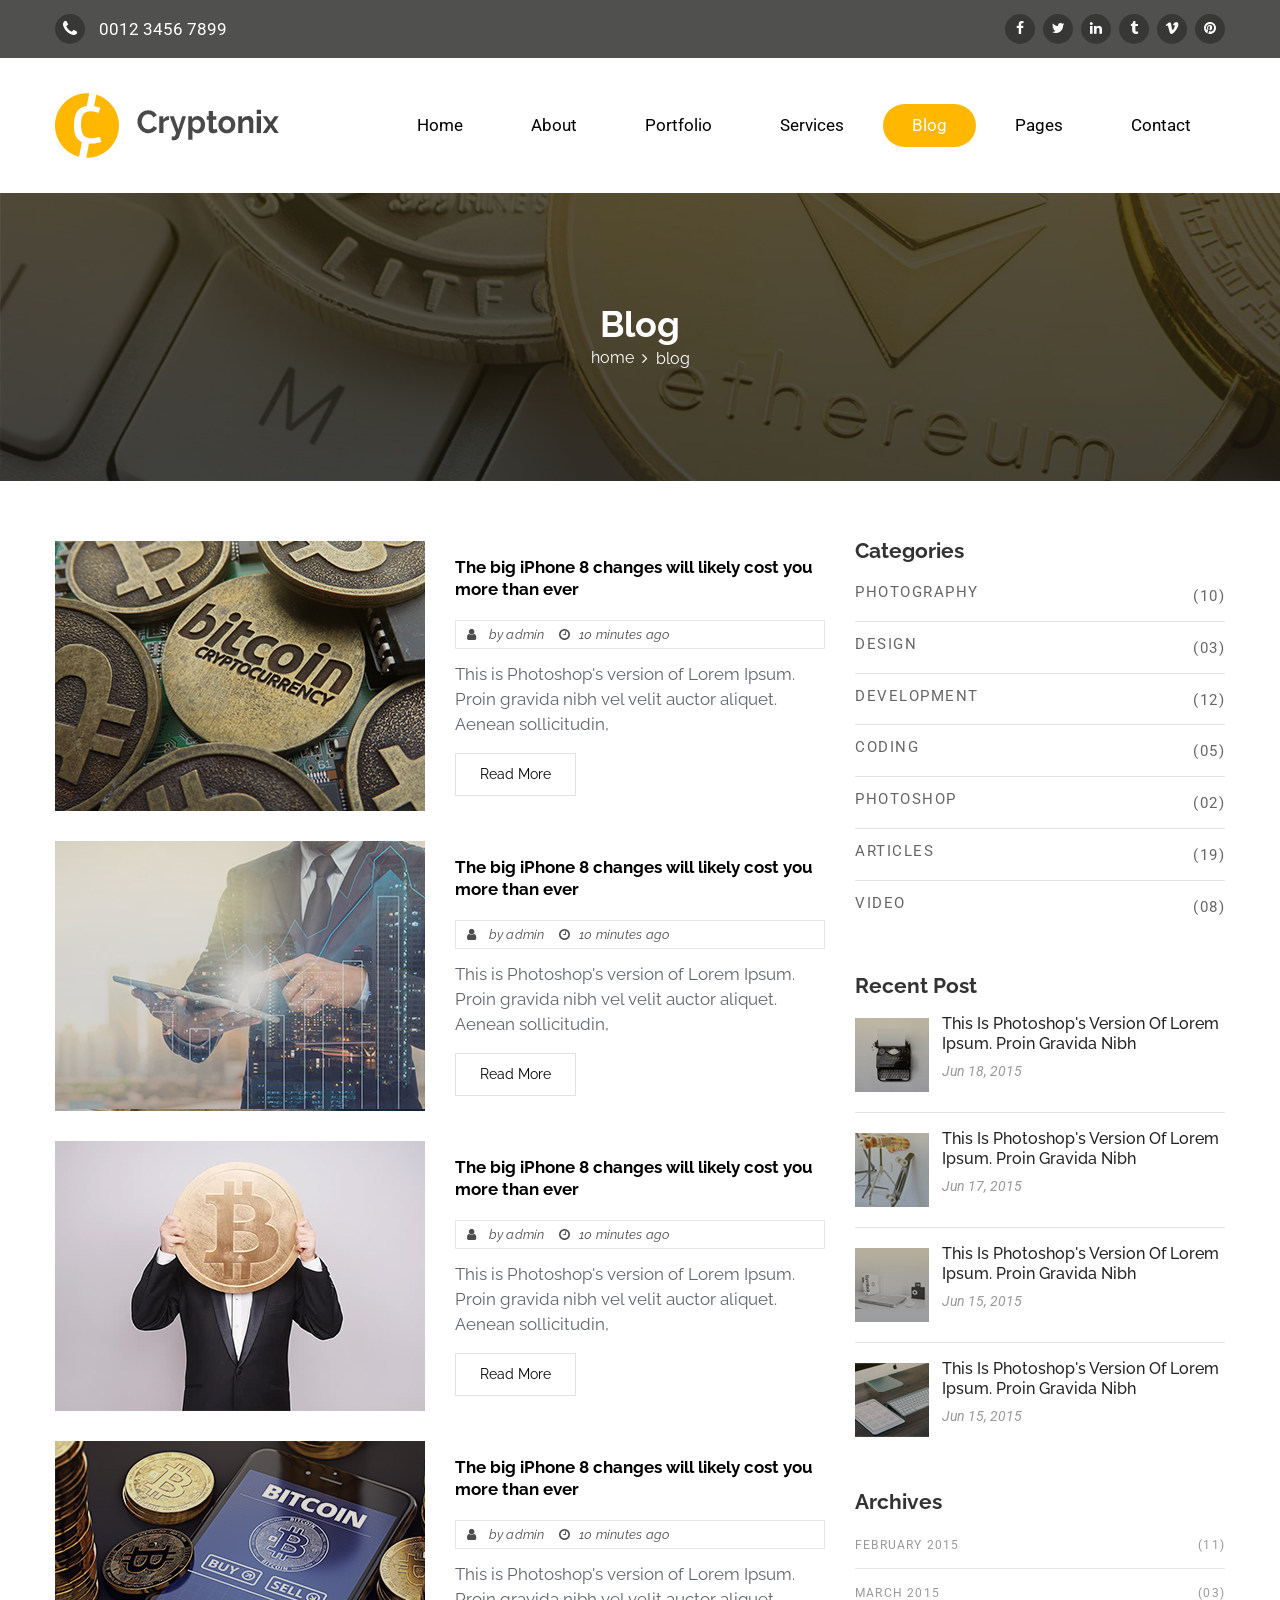
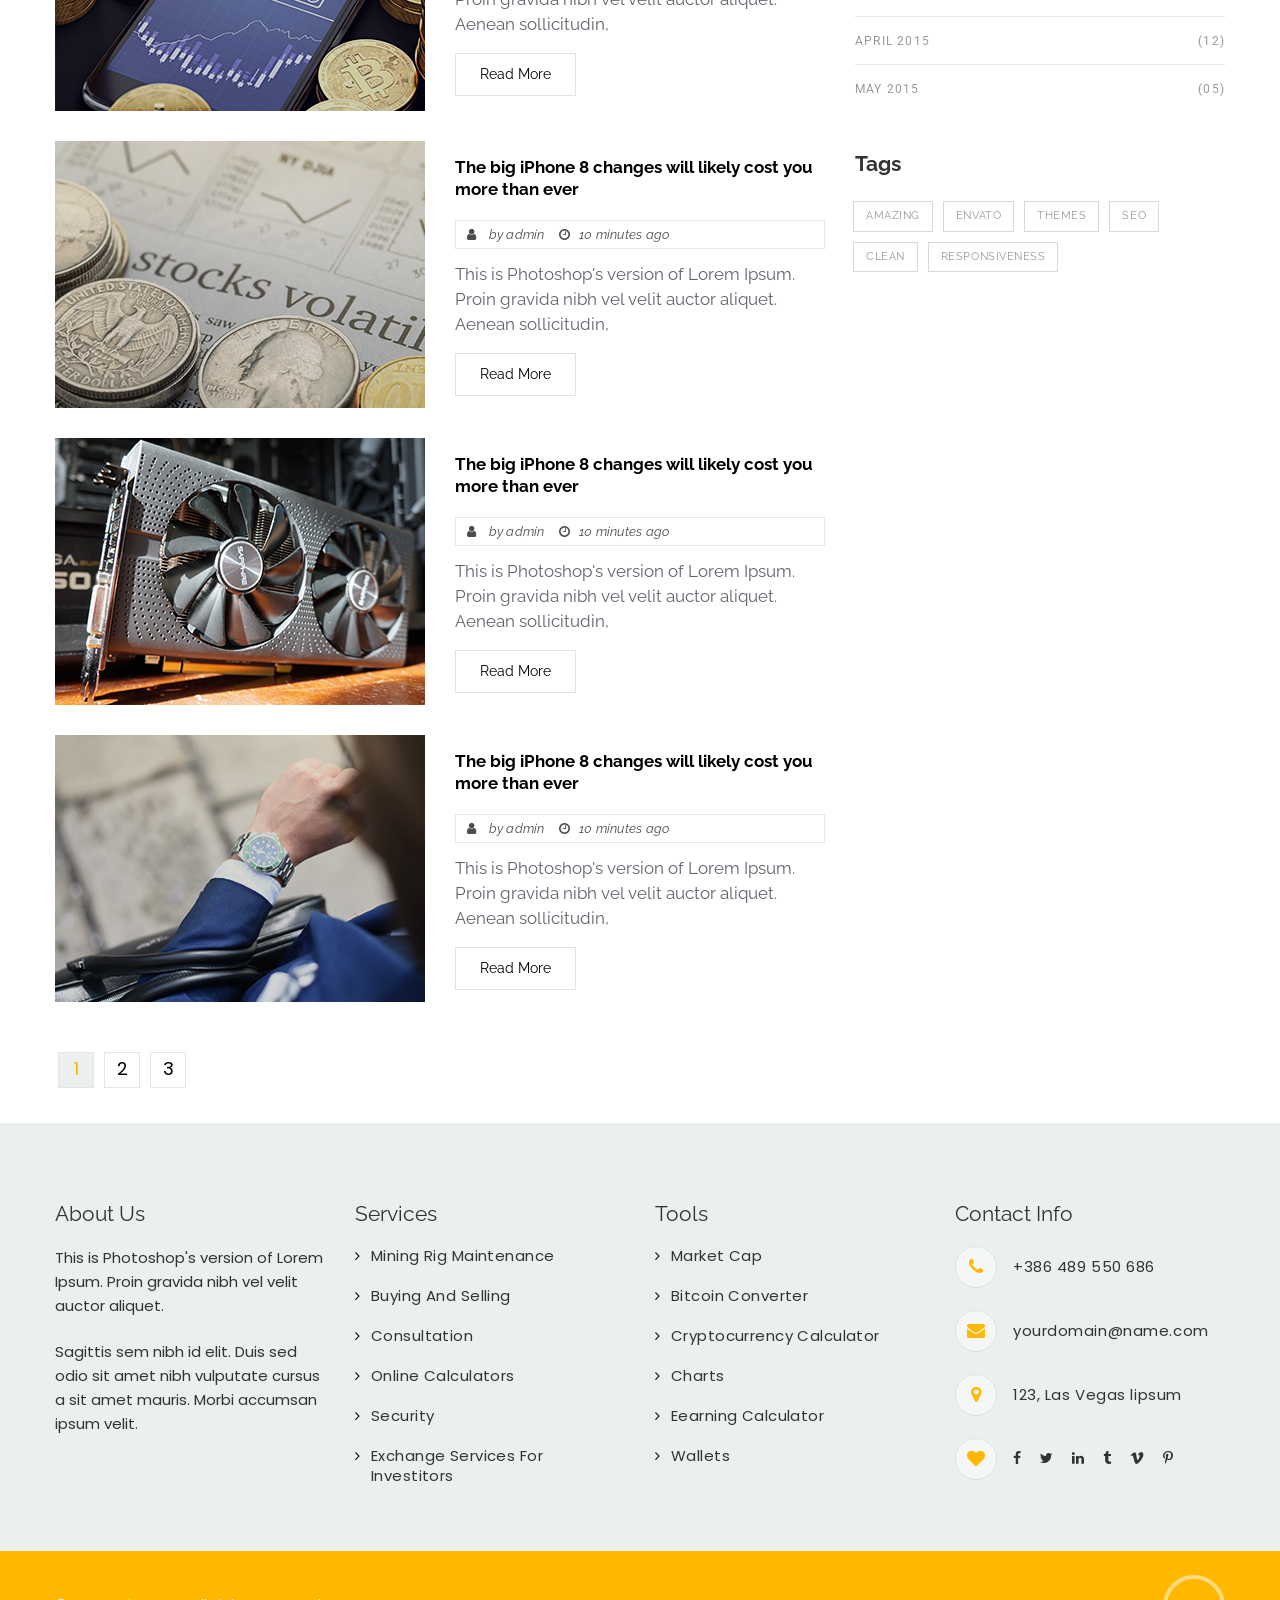
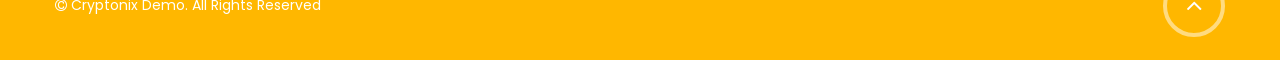
<file: crypto/blog-list.html>
<!DOCTYPE html>
<!--[if lt IE 7 ]> <html class="ie6"> <![endif]-->
<!--[if IE 7 ]>    <html class="ie7"> <![endif]-->
<!--[if IE 8 ]>    <html class="ie8"> <![endif]-->
<!--[if IE 9 ]>    <html class="ie9"> <![endif]-->
<!--[if (gt IE 9)|!(IE)]><!--><html lang="en"><!--<![endif]-->
<head>
	<meta charset="utf-8">

    <meta http-equiv="X-UA-Compatible" content="IE=edge">
    <meta name="viewport" content="width=device-width, initial-scale=1">

    <meta name="description" content="">
    <meta name="author" content="">

	<title>Blog List - Cryptonix</title>

	<!-- Standard Favicon -->
	<link rel="icon" type="image/x-icon" href="assets/images//favicon.ico" />
	
	<!-- For iPhone 4 Retina display: -->
	<link rel="apple-touch-icon-precomposed" href="assets/images//apple-touch-icon-114x114-precomposed.png">
	
	<!-- For iPad: -->
	<link rel="apple-touch-icon-precomposed" href="assets/images//apple-touch-icon-72x72-precomposed.png">
	
	<!-- For iPhone: -->
	<link rel="apple-touch-icon-precomposed" href="assets/images//apple-touch-icon-57x57-precomposed.png">	
	
	<!-- Library - Google Font Familys -->
	<link href="https://fonts.googleapis.com/css?family=Raleway:100,100i,200,200i,300,300i,400,400i,500,500i,600,600i,700,700i,800,800i,900,900i%7cRoboto:100,100i,300,300i,400,400i,500,500i,700,700i,900,900i%7cPoppins:100,100i,200,200i,300,300i,400,400i,500,500i,600,600i,700,700i,800,800i,900,900i%7cMontserrat:100,100i,200,200i,300,300i,400,400i,500,500i,600,600i,700,700i,800,800i,900,900i%7cLato:100,100i,300,300i,400,400i,700,700i,900,900i%7cOpen+Sans:300,300i,400,400i,600,600i,700,700i,800,800i%7cPT+Sans:400,400i,700,700i" rel="stylesheet"> 
	
	<!-- Library -->
    <link href="assets/css/lib.css" rel="stylesheet">

	<!-- Custom - Common CSS -->
	<link rel="stylesheet" href="assets/css/rtl.css">
	<link rel="stylesheet" type="text/css" href="style.css">

	<!--[if lt IE 9]>
		<script src="js/html5/respond.min.js"></script>
    <![endif]-->
	
</head>

<body data-offset="200" data-spy="scroll" data-target=".ownavigation">
	<!-- Loader -->
	<div id="site-loader" class="load-complete">
		<div class="loader">
			<div class="line-scale"><div></div><div></div><div></div><div></div><div></div></div>
		</div>
	</div><!-- Loader /- -->

	<!-- Header Section -->
	<header class="header_s header-fix header_s1">
		<!-- SidePanel -->
		<div id="slidepanel-1" class="slidepanel">
			<!-- Top Header -->
			<div class="top-header">
				<!-- Container -->
				<div class="container">	
					<div class="cnt-detail">
						<span><i class="fa fa-phone"></i><a href="tel:001234567899">0012 3456 7899</a></span>
						<ul>
							<li><a href="#"><i class="fa fa-facebook"></i></a></li>
							<li><a href="#"><i class="fa fa-twitter"></i></a></li>
							<li><a href="#"><i class="fa fa-linkedin"></i></a></li>
							<li><a href="#"><i class="fa fa-tumblr"></i></a></li>
							<li><a href="#"><i class="fa fa-vimeo"></i></a></li>
							<li><a href="#"><i class="fa fa-pinterest"></i></a></li>
						</ul>
					</div>
				</div><!-- Container /- -->
			</div><!-- Top Header /- -->
		</div><!-- SidePanel /- -->
		<!-- Menu Block -->
		<div class="menu-block">
			<nav class="navbar ownavigation navbar-expand-lg">
				<!-- Container -->
				<div class="container">
					<!--a class="navbar-brand" href="index.html">Cryptonix</a-->
					<a class="image-logo navbar-brand" href="index.html"><img src="assets/images/logo-blue.png" alt="Logo" /></a>
					<button class="navbar-toggler navbar-toggler-right" type="button" data-toggle="collapse" data-target="#navbar" aria-controls="navbar" aria-expanded="true" aria-label="Toggle navigation">
						<i class="fa fa-bars"></i>
					</button>
					<div class="collapse navbar-collapse" id="navbar">
						<ul class="navbar-nav">
							<li class="dropdown">
								<i class="ddl-switch fa fa-angle-down"></i>
								<a class="nav-link dropdown-toggle" title="Home" href="index.html">Home</a>
								<ul class="dropdown-menu">
									<li><a class="dropdown-item" href="index.html" title="Homepage 1">Homepage 1</a></li>
									<li><a class="dropdown-item" href="index-2.html" title="Homepage 2">Homepage 2</a></li>
									<li><a class="dropdown-item" href="index-3.html" title="Homepage 3">Homepage 3</a></li>
									<li><a class="dropdown-item" href="index-4.html" title="Homepage 4">Homepage 4</a></li>
									<li><a class="dropdown-item" href="index-5.html" title="Homepage 5">Homepage 5</a></li>
									<li><a class="dropdown-item" href="index-6.html" title="Homepage 6">Homepage 6</a></li>
									<li><a class="dropdown-item" href="index-7.html" title="Homepage 7">Homepage 7</a></li>
									<li><a class="dropdown-item" href="index-8.html" title="Homepage 8">Homepage 8</a></li>
									<li><a class="dropdown-item" href="index-9.html" title="Homepage 9">Homepage 9</a></li>
									<li><a class="dropdown-item" href="index-10.html" title="Homepage 10">Homepage 10</a></li>
								</ul>
							</li>
							<li class="dropdown">
								<a class="nav-link dropdown-toggle" title="About" href="about.html">About</a>
								<i class="ddl-switch fa fa-angle-down"></i>
								<ul class="dropdown-menu">
									<li><a class="dropdown-item" href="about.html" title="About">About</a></li>
									<li><a class="dropdown-item" href="about-2.html" title="About 2">About 2</a></li>
									<li><a class="dropdown-item" href="about-3.html" title="About 3">About 3</a></li>
									<li><a class="dropdown-item" href="about-4.html" title="About 4">About 4</a></li>
									<li><a class="dropdown-item" href="about-5.html" title="About 5">About 5</a></li>
									<li><a class="dropdown-item" href="about-me.html" title="About me">About me</a></li>
								</ul>
							</li>
							<li class="dropdown">
								<a href="#" class="nav-link dropdown-toggle" title="Portfolio" role="button" aria-haspopup="true" aria-expanded="false">Portfolio</a>
								<i class="ddl-switch fa fa-angle-down"></i>
								<ul class="dropdown-menu">
									<li><a class="dropdown-item" href="portfolio-2-col.html">Portfolio 2 Col</a></li>
									<li><a class="dropdown-item" href="portfolio-3-col.html">Portfolio 3 Col</a></li>
									<li><a class="dropdown-item" href="portfolio-4-col.html">Portfolio 4 Col</a></li>
									<li><a class="dropdown-item" href="single-project.html">Single Project</a></li>
								</ul>
							</li>
							<li class="dropdown">
								<a class="nav-link dropdown-toggle" title="Services" href="services.html">Services</a>
								<i class="ddl-switch fa fa-angle-down"></i>
								<ul class="dropdown-menu">
									<li><a class="dropdown-item" href="services.html" title="Services">Services</a></li>
									<li><a class="dropdown-item" href="services-2.html" title="Services 2">Services 2</a></li>
									<li><a class="dropdown-item" href="services-3.html" title="Services 3">Services 3</a></li>
									<li><a class="dropdown-item" href="services-4.html" title="Services 4">Services 4</a></li>
									<li><a class="dropdown-item" href="services-5.html" title="Services 5">Services 5</a></li>
								</ul>
							</li>
							<li class="active dropdown">
								<a href="blog-list.html" class="nav-link dropdown-toggle" title="Blog" role="button" aria-haspopup="true" aria-expanded="false">blog</a>
								<i class="ddl-switch fa fa-angle-down"></i>
								<ul class="dropdown-menu">
									<li><a class="dropdown-item" href="blog-list.html">Blog List</a></li>
									<li><a class="dropdown-item" href="blog-list-2-col.html">Blog 2 Col</a></li>
									<li><a class="dropdown-item" href="blog-list-3-col.html">Blog 3 Col</a></li>
									<li><a class="dropdown-item" href="blog-post.html">Blog Post</a></li>
								</ul>
							</li>
							<li class="dropdown">
								<a href="#" class="nav-link dropdown-toggle" title="Pages" role="button" aria-haspopup="true" aria-expanded="false">Pages</a>
								<i class="ddl-switch fa fa-angle-down"></i>
								<ul class="dropdown-menu">
									<li class="dropdown">
										<a href="#" class="nav-link dropdown-toggle" title="Header" role="button" aria-haspopup="true" aria-expanded="false">Header</a>
										<i class="ddl-switch fa fa-angle-down"></i>
										<ul class="dropdown-menu">
											<li><a class="dropdown-item" title="Header 1" href="header1.html">Header 1</a></li>
											<li><a class="dropdown-item" title="Header 2" href="header2.html">Header 2</a></li>
											<li><a class="dropdown-item" title="Header 3" href="header3.html">Header 3</a></li>
											<li><a class="dropdown-item" title="Header 4" href="header4.html">Header 4</a></li>
											<li><a class="dropdown-item" title="Header 5" href="header5.html">Header 5</a></li>
											<li><a class="dropdown-item" title="Header 6" href="header6.html">Header 6</a></li>
										</ul>
									</li>
									<li class="dropdown">
										<a href="#" class="nav-link dropdown-toggle" title="Header" role="button" aria-haspopup="true" aria-expanded="false">Menu</a>
										<i class="ddl-switch fa fa-angle-down"></i>
										<ul class="dropdown-menu">
											<li><a class="dropdown-item" title="Menu 1" href="menu1.html">menu 1</a></li>
											<li><a class="dropdown-item" title="Menu 2" href="menu2.html">menu 2</a></li>
											<li><a class="dropdown-item" title="Menu 3" href="menu3.html">menu 3</a></li>
											<li><a class="dropdown-item" title="Menu 4" href="menu4.html">menu 4</a></li>
											<li><a class="dropdown-item" title="Menu 5" href="menu5.html">menu 5</a></li>
											<li><a class="dropdown-item" title="Menu 6" href="menu6.html">menu 6</a></li>
											<li><a class="dropdown-item" title="Menu 7" href="menu7.html">menu 7</a></li>
											<li><a class="dropdown-item" title="Menu 8" href="menu8.html">menu 8</a></li>
										</ul>
									</li>
									<li class="dropdown">
										<a href="#" class="nav-link dropdown-toggle" title="Product" role="button" aria-haspopup="true" aria-expanded="false">Product</a>
										<i class="ddl-switch fa fa-angle-down"></i>
										<ul class="dropdown-menu">
											<li><a class="dropdown-item" title="Shop 2 Col" href="shop-2-col.html">Shop 2 Col</a></li>
											<li><a class="dropdown-item" title="Shop 3 Col" href="shop-3-col.html">Shop 3 Col</a></li>
											<li><a class="dropdown-item" title="Shop 4 Col" href="shop-4-col.html">Shop 4 Col</a></li>
											<li><a class="dropdown-item" title="Shop Detail" href="shop-detail.html">Shop Detail</a></li>
											<li><a class="dropdown-item" title="Cart" href="cart.html">Cart</a></li>
											<li><a class="dropdown-item" title="Checkout" href="checkout.html">Checkout</a></li>
										</ul>
									</li>
								</ul>
							</li>
							<li class="dropdown">
								<a href="contact-us.html" class="nav-link dropdown-toggle" title="Pages" role="button" aria-haspopup="true" aria-expanded="false">Contact</a>
								<i class="ddl-switch fa fa-angle-down"></i>
								<ul class="dropdown-menu">
									<li><a class="dropdown-item" title="Contact 1" href="contact-us.html">Contact 1</a></li>
									<li><a class="dropdown-item" title="Contact 2" href="contact-us2.html">Contact 2</a></li>
									<li><a class="dropdown-item" title="Contact 3" href="contact-us3.html">Contact 3</a></li>
									<li><a class="dropdown-item" title="Contact 4" href="contact-us4.html">Contact 4</a></li>
									<li><a class="dropdown-item" title="Contact 5" href="contact-us5.html">Contact 5</a></li>
								</ul>
							</li>
						</ul>
					</div>
					<div id="loginpanel-1" class="desktop-hide">
						<div class="right toggle" id="toggle-1">
							<a id="slideit-1" class="slideit" href="#slidepanel"><i class="fo-icons fa fa-inbox"></i></a>
							<a id="closeit-1" class="closeit" href="#slidepanel"><i class="fo-icons fa fa-close"></i></a>
						</div>
					</div>
				</div><!-- Container /- -->
			</nav>
		</div><!-- Menu Block /- -->
	</header><!-- Header Section /- -->	

	<div class="main-container">
	
		<!-- Page Banner -->
		<div class="page-banner blog-list-banner">
			<!-- Container -->
			<div class="container">
				<h3>Blog</h3>
				<ol class="breadcrumb">
					<li class="breadcrumb-item"><a href="index.html">home</a></li>
					<li class="breadcrumb-item active">Blog</li>
				</ol>
			</div><!-- Container /- -->
		</div><!-- Page Banner /- -->
	
		<main class="site-main">
			
			<!-- Blog list -->
			<div class="blog-list">
				<!-- Container -->
				<div class="container">
					<!-- Row -->
					<div class="row">
						<!-- Content Area -->
						<div class="col-md-8 content-area">
							<!-- Blog Box -->
							<div class="blog-box">								
								<div class="entry-cover">
									<a href="#"><img src="assets/images/blog-1.jpg" alt="Blog" /></a>
								</div>
								<div class="entry-content">
									<div class="entry-header">
										<h3 class="entry-title"><a href="#">The big iPhone 8 changes will likely cost you more than ever</a></h3>
										<div class="entry-meta">
											<span><i class="fa fa-user"></i> by <a href="#">admin</a></span>
											<span><i class="fa fa-clock-o" aria-hidden="true"></i>10 minutes ago</span>
										</div>
									</div>
									<p>This is Photoshop's version  of Lorem Ipsum. Proin gravida nibh vel velit auctor aliquet. Aenean sollicitudin, </p>
									<a href="#">Read more</a>
								</div>
							</div><!-- Blog Box /- -->
							<!-- Blog Box -->
							<div class="blog-box">								
								<div class="entry-cover">
									<a href="#"><img src="assets/images/blog-2.jpg" alt="Blog" /></a>
								</div>						
								<div class="entry-content">
									<div class="entry-header">
										<h3 class="entry-title"><a href="#">The big iPhone 8 changes will likely cost you more than ever</a></h3>
										<div class="entry-meta">
											<span><i class="fa fa-user"></i> by <a href="#">admin</a></span>
											<span><i class="fa fa-clock-o" aria-hidden="true"></i>10 minutes ago</span>
										</div>
									</div>
									<p>This is Photoshop's version  of Lorem Ipsum. Proin gravida nibh vel velit auctor aliquet. Aenean sollicitudin, </p>
									<a href="#">Read more</a>
								</div>
							</div><!-- Blog Box /- -->
							<!-- Blog Box -->
							<div class="blog-box">								
								<div class="entry-cover">
									<a href="#"><img src="assets/images/blog-3.jpg" alt="Blog" /></a>
								</div>
								<div class="entry-content">
									<div class="entry-header">
										<h3 class="entry-title"><a href="#">The big iPhone 8 changes will likely cost you more than ever</a></h3>
										<div class="entry-meta">
											<span><i class="fa fa-user"></i> by <a href="#">admin</a></span>
											<span><i class="fa fa-clock-o" aria-hidden="true"></i>10 minutes ago</span>
										</div>
									</div>
									<p>This is Photoshop's version  of Lorem Ipsum. Proin gravida nibh vel velit auctor aliquet. Aenean sollicitudin, </p>
									<a href="#">Read more</a>
								</div>
							</div><!-- Blog Box /- -->
							<!-- Blog Box -->
							<div class="blog-box">								
								<div class="entry-cover">
									<a href="#"><img src="assets/images/blog-4.jpg" alt="Blog" /></a>
								</div>									
								<div class="entry-content">
									<div class="entry-header">
										<h3 class="entry-title"><a href="#">The big iPhone 8 changes will likely cost you more than ever</a></h3>
										<div class="entry-meta">
											<span><i class="fa fa-user"></i> by <a href="#">admin</a></span>
											<span><i class="fa fa-clock-o" aria-hidden="true"></i>10 minutes ago</span>
										</div>
									</div>
									<p>This is Photoshop's version  of Lorem Ipsum. Proin gravida nibh vel velit auctor aliquet. Aenean sollicitudin, </p>
									<a href="#">Read more</a>
								</div>
							</div><!-- Blog Box /- -->
							<!-- Blog Box -->
							<div class="blog-box">								
								<div class="entry-cover">
									<a href="#"><img src="assets/images/blog-5.jpg" alt="Blog" /></a>
								</div>									
								<div class="entry-content">
									<div class="entry-header">
										<h3 class="entry-title"><a href="#">The big iPhone 8 changes will likely cost you more than ever</a></h3>
										<div class="entry-meta">
											<span><i class="fa fa-user"></i> by <a href="#">admin</a></span>
											<span><i class="fa fa-clock-o" aria-hidden="true"></i>10 minutes ago</span>
										</div>
									</div>
									<p>This is Photoshop's version  of Lorem Ipsum. Proin gravida nibh vel velit auctor aliquet. Aenean sollicitudin, </p>
									<a href="#">Read more</a>
								</div>
							</div><!-- Blog Box /- -->
							<!-- Blog Box -->
							<div class="blog-box">								
								<div class="entry-cover">
									<a href="#"><img src="assets/images/blog-6.jpg" alt="Blog" /></a>
								</div>
								<div class="entry-content">
									<div class="entry-header">
										<h3 class="entry-title"><a href="#">The big iPhone 8 changes will likely cost you more than ever</a></h3>
										<div class="entry-meta">
											<span><i class="fa fa-user"></i> by <a href="#">admin</a></span>
											<span><i class="fa fa-clock-o" aria-hidden="true"></i>10 minutes ago</span>
										</div>
									</div>
									<p>This is Photoshop's version  of Lorem Ipsum. Proin gravida nibh vel velit auctor aliquet. Aenean sollicitudin, </p>
									<a href="#">Read more</a>
								</div>
							</div><!-- Blog Box /- -->
							<!-- Blog Box -->
							<div class="blog-box">
								<div class="entry-cover">
									<a href="#"><img src="assets/images/blog-7.jpg" alt="Blog" /></a>
								</div>
								<div class="entry-content">
									<div class="entry-header">
										<h3 class="entry-title"><a href="#">The big iPhone 8 changes will likely cost you more than ever</a></h3>
										<div class="entry-meta">
											<span><i class="fa fa-user"></i> by <a href="#">admin</a></span>
											<span><i class="fa fa-clock-o" aria-hidden="true"></i>10 minutes ago</span>
										</div>
									</div>
									<p>This is Photoshop's version  of Lorem Ipsum. Proin gravida nibh vel velit auctor aliquet. Aenean sollicitudin, </p>
									<a href="#">Read more</a>
								</div>
							</div><!-- Blog Box /- -->			
							<!-- Pagination -->
							<nav class="navigation pagination">
								<h2 class="screen-reader-text">Posts navigation</h2>
								<div class="nav-links">
									<span class="page-numbers current">
										<span class="meta-nav screen-reader-text">Page </span>1
									</span>
									<a class="page-numbers" href="#"><span class="meta-nav screen-reader-text">Page </span>2</a>
									<a class="page-numbers" href="#"><span class="meta-nav screen-reader-text">Page </span>3</a>
								</div>
							</nav><!-- Pagination /- -->
						</div><!-- Content Area -->
						<!-- Widget Area -->
						<div class="col-md-4 widget-area">						
							<!-- Widget: Categories -->
							<aside id="categories" class="widget widget_categories">
								<h3 class="widget-title">Categories</h3>
								<ul>
									<li class="cat-item"><a href="#">Photography </a> (10)</li>
									<li class="cat-item"><a href="#">Design</a> (03)</li>
									<li class="cat-item"><a href="#">Development</a> (12)</li>
									<li class="cat-item"><a href="#">Coding</a> (05)</li>
									<li class="cat-item"><a href="#">photoshop</a> (02)</li>
									<li class="cat-item"><a href="#">articles</a> (19)</li>
									<li class="cat-item"><a href="#">video</a> (08)</li>
								</ul>
							</aside><!-- Widget: Categories /- -->
							
							<!-- Widget : Recent Post -->
							<aside class="widget widget_latest_post">
								<h3 class="widget-title">Recent Post</h3>
								<div class="latest-content">
									<div class="latest-post">
										<a href="#"><img src="assets/images/rp-1.jpg" alt="Post" /></a>
										<h4><a href="#">This is Photoshop's version  of Lorem Ipsum. Proin gravida nibh </a></h4>
										<span><a href="#">Jun 18, 2015</a></span>
									</div>
									<div class="latest-post">
										<a href="#"><img src="assets/images/rp-2.jpg" alt="Post" /></a>
										<h4><a href="#">This is Photoshop's version  of Lorem Ipsum. Proin gravida nibh </a></h4>
										<span><a href="#">Jun 17, 2015</a></span>
									</div>
									<div class="latest-post">
										<a href="#"><img src="assets/images/rp-3.jpg" alt="Post" /></a>
										<h4><a href="#">This is Photoshop's version  of Lorem Ipsum. Proin gravida nibh </a></h4>
										<span><a href="#">Jun 15, 2015</a></span>
									</div>
									<div class="latest-post">
										<a href="#"><img src="assets/images/rp-4.jpg" alt="Post" /></a>
										<h4><a href="#">This is Photoshop's version  of Lorem Ipsum. Proin gravida nibh </a></h4>
										<span><a href="#">Jun 15, 2015</a></span>
									</div>
								</div>
							</aside><!-- Widget : Recent Post -->
							
							<!-- Widget: Archives -->
							<aside id="archives" class="widget widget_archive">
								<h3 class="widget-title">Archives</h3>
								<ul>
									<li><a href="#">February 2015</a>(11)</li>
									<li><a href="#">March 2015</a>(03)</li>
									<li><a href="#">April 2015</a>(12)</li>
									<li><a href="#">May	2015</a>(05)</li>
									
								</ul>
							</aside><!-- Widget: Archives /- -->
							
							<!-- Widget: Tag Cloud -->
							<aside id="tag_cloud" class="widget widget_tag_cloud">
								<h3 class="widget-title">tags</h3>
								<div class="tagcloud">
									<a href="#" title="Amazing">Amazing</a>
									<a href="#" title="Envato">Envato</a>
									<a href="#" title="Themes">Themes</a>
									<a href="#" title="SEO">SEO</a>
									<a href="#" title="Clean">Clean</a>
									<a href="#" title="Responsiveness">Responsiveness</a>
								</div>
							</aside><!-- Widget: Tag Cloud /- -->
						</div><!-- Widget Area /- -->
					</div><!-- Row /- -->
				</div><!-- Container /- -->
			</div><!-- Blog list /- -->

		</main>
		
	</div>
	
	<!-- Footer Section -->
	<div class="footer-section">
		<!-- Footer Widget -->
		<div class="footer-widget">
			<!-- Container -->
			<div class="container">			
				<!-- Row -->
				<div class="row">
					<div class="col-lg-3 col-md-6">
						<!-- Widget : About -->
						<aside class="widget widget_about">
							<h3 class="widget-title">About us</h3>
							<p>This is Photoshop's version  of Lorem Ipsum. Proin gravida nibh vel velit auctor aliquet. </p>
							<p>Sagittis sem nibh id elit. Duis sed odio sit amet nibh vulputate cursus a sit amet mauris. Morbi accumsan ipsum velit.</p>
						</aside><!-- Widget : About /- -->						
					</div>
					<div class="col-lg-3 col-md-6">
						<!-- Widget: Pages -->
						<aside class="widget widget_pages">
							<h3 class="widget-title">Services</h3>
							<ul>
								<li class="page_item"><a href="#">Mining Rig Maintenance</a></li>
								<li class="page_item"><a href="#">Buying and Selling</a></li>
								<li class="page_item"><a href="#">Consultation</a></li>
								<li class="page_item"><a href="#">Online Calculators</a></li>
								<li class="page_item"><a href="#">Security</a></li>
								<li class="page_item"><a href="#">Exchange Services for Investitors</a></li>
							</ul>
						</aside><!-- Widget: Pages /- -->
					</div>
					<div class="col-lg-3 col-md-6">
						<!-- Widget: Pages -->
						<aside class="widget widget_pages">
							<h3 class="widget-title">Tools</h3>
							<ul>
								<li class="page_item"><a href="#">Market Cap</a></li>
								<li class="page_item"><a href="#">Bitcoin Converter</a></li>
								<li class="page_item"><a href="#">Cryptocurrency Calculator</a></li>
								<li class="page_item"><a href="#">Charts</a></li>
								<li class="page_item"><a href="#">Eearning Calculator</a></li>
								<li class="page_item"><a href="#">Wallets</a></li>
							</ul>
						</aside><!-- Widget: Pages /- -->
					</div>
					<div class="col-lg-3 col-md-6">
						<!-- Widget : Contact Info -->
						<aside class="widget widget_contact-info">
							<h3 class="widget-title">Contact info</h3>
							<div class="wid-cnt-detail">
								<p><i class="fa fa-phone"></i><a href="tel:+386489550686">+386 489 550 686</a></p>
								<p><i class="fa fa-envelope"></i><a href="mailto:yourdomain@name.com">yourdomain@name.com</a></p>
								<p><i class="fa fa-map-marker"></i>123, Las Vegas lipsum</p>
								<ul>
									<li><a href="#"><i class="fa fa-facebook"></i></a></li>
									<li><a href="#"><i class="fa fa-twitter"></i></a></li>
									<li><a href="#"><i class="fa fa-linkedin"></i></a></li>
									<li><a href="#"><i class="fa fa-tumblr"></i></a></li>
									<li><a href="#"><i class="fa fa-vimeo"></i></a></li>
									<li><a href="#"><i class="fa fa-pinterest-p"></i></a></li>
								</ul>
							</div>
						</aside><!-- Widget : Contact -->
					</div>
				</div><!-- Row /- -->
			</div><!-- Container /- -->
		</div><!-- Footer Widget /- -->
		<div class="bottom-footer">
			<!-- Container -->
			<div class="container">
				<div class="ftr-content">
					<p><i class="fa fa-copyright"></i> Cryptonix Demo. All Rights Reserved</p>
					<a href="#" id="back-to-top"><i class="fa fa-angle-up"></i></a>
				</div>
			</div><!-- Container /- -->
		</div>
	</div><!-- Footer Section /- -->
	
	<!-- JQuery v1.12.4 -->
	<script src="assets/js/jquery-1.12.4.min.js"></script>

	<!-- Library - Js -->
	<script src="assets/js/popper.min.js"></script>
	<script src="assets/js/lib.js"></script>
	
	<!-- Library - Theme JS -->
	<script src="assets/js/functions.js"></script>
	
</body>
</html>
</file>
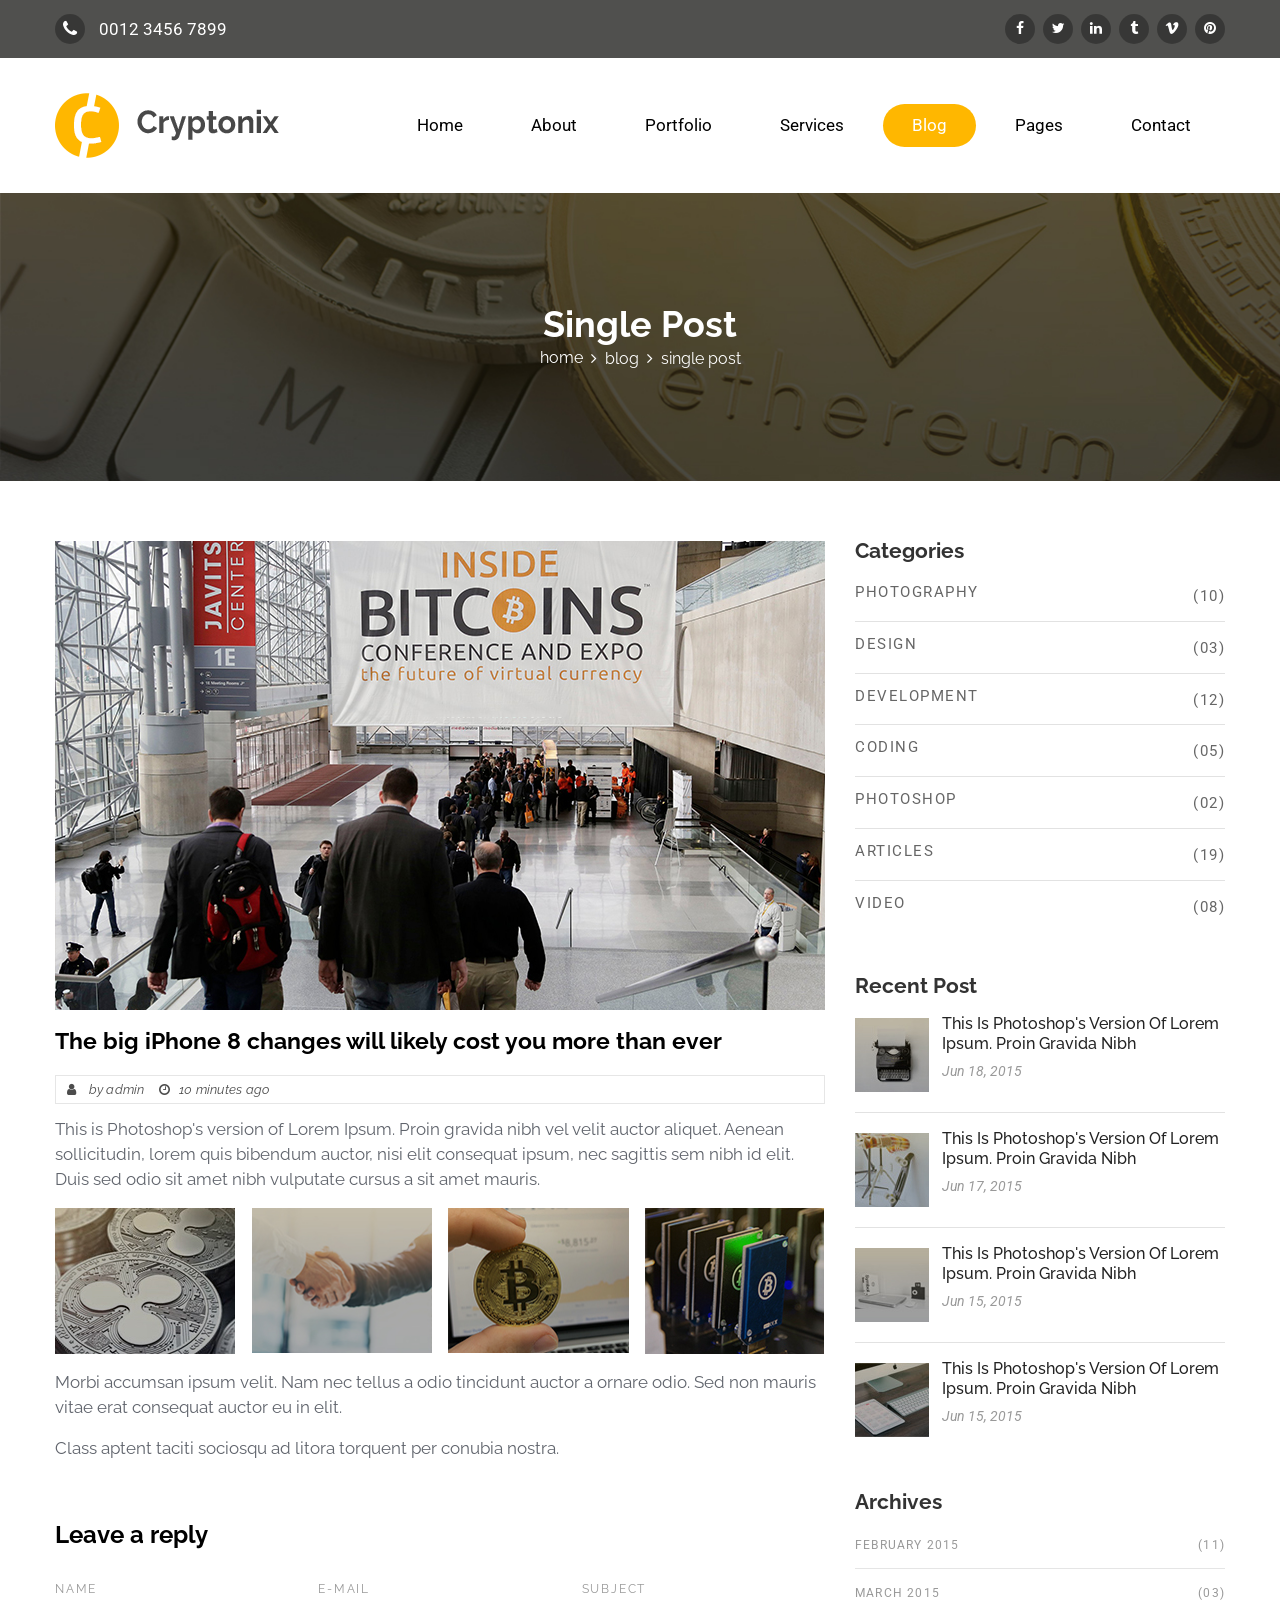
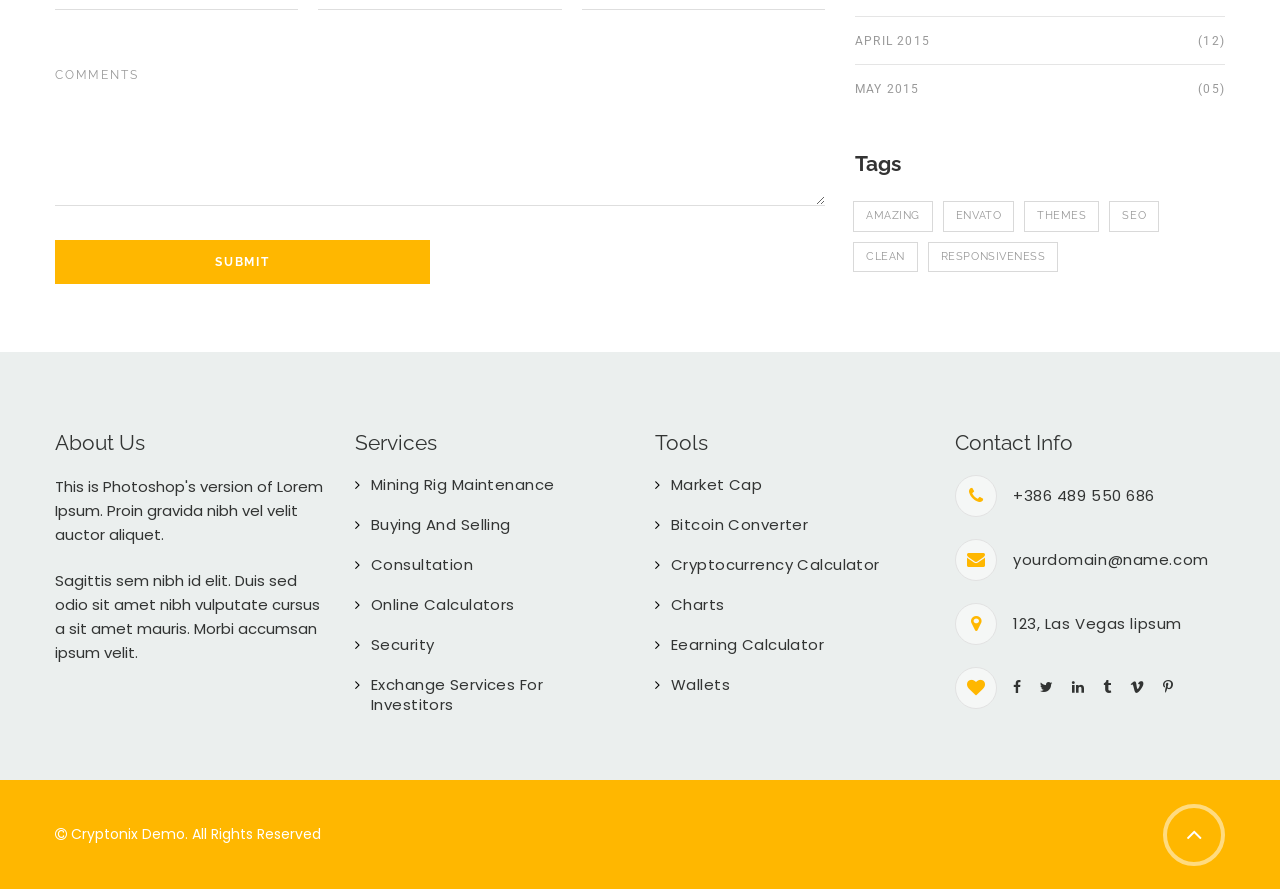
<file: crypto/blog-post.html>
<!DOCTYPE html>
<!--[if lt IE 7 ]> <html class="ie6"> <![endif]-->
<!--[if IE 7 ]>    <html class="ie7"> <![endif]-->
<!--[if IE 8 ]>    <html class="ie8"> <![endif]-->
<!--[if IE 9 ]>    <html class="ie9"> <![endif]-->
<!--[if (gt IE 9)|!(IE)]><!--><html lang="en"><!--<![endif]-->
<head>
	<meta charset="utf-8">

    <meta http-equiv="X-UA-Compatible" content="IE=edge">
    <meta name="viewport" content="width=device-width, initial-scale=1">

    <meta name="description" content="">
    <meta name="author" content="">

	<title>Blog Post - Cryptonix</title>

	<!-- Standard Favicon -->
	<link rel="icon" type="image/x-icon" href="assets/images//favicon.ico" />
	
	<!-- For iPhone 4 Retina display: -->
	<link rel="apple-touch-icon-precomposed" href="assets/images//apple-touch-icon-114x114-precomposed.png">
	
	<!-- For iPad: -->
	<link rel="apple-touch-icon-precomposed" href="assets/images//apple-touch-icon-72x72-precomposed.png">
	
	<!-- For iPhone: -->
	<link rel="apple-touch-icon-precomposed" href="assets/images//apple-touch-icon-57x57-precomposed.png">	
	
	<!-- Library - Google Font Familys -->
	<link href="https://fonts.googleapis.com/css?family=Raleway:100,100i,200,200i,300,300i,400,400i,500,500i,600,600i,700,700i,800,800i,900,900i%7cRoboto:100,100i,300,300i,400,400i,500,500i,700,700i,900,900i%7cPoppins:100,100i,200,200i,300,300i,400,400i,500,500i,600,600i,700,700i,800,800i,900,900i%7cMontserrat:100,100i,200,200i,300,300i,400,400i,500,500i,600,600i,700,700i,800,800i,900,900i%7cLato:100,100i,300,300i,400,400i,700,700i,900,900i%7cOpen+Sans:300,300i,400,400i,600,600i,700,700i,800,800i%7cPT+Sans:400,400i,700,700i" rel="stylesheet"> 
	
	<!-- Library -->
    <link href="assets/css/lib.css" rel="stylesheet">

	<!-- Custom - Common CSS -->
	<link rel="stylesheet" href="assets/css/rtl.css">
	<link rel="stylesheet" type="text/css" href="style.css">

	<!--[if lt IE 9]>
		<script src="js/html5/respond.min.js"></script>
    <![endif]-->
	
</head>

<body data-offset="200" data-spy="scroll" data-target=".ownavigation">
	<!-- Loader -->
	<div id="site-loader" class="load-complete">
		<div class="loader">
			<div class="line-scale"><div></div><div></div><div></div><div></div><div></div></div>
		</div>
	</div><!-- Loader /- -->

	<!-- Header Section -->
	<header class="header_s header-fix header_s1">
		<!-- SidePanel -->
		<div id="slidepanel-1" class="slidepanel">
			<!-- Top Header -->
			<div class="top-header">
				<!-- Container -->
				<div class="container">	
					<div class="cnt-detail">
						<span><i class="fa fa-phone"></i><a href="tel:001234567899">0012 3456 7899</a></span>
						<ul>
							<li><a href="#"><i class="fa fa-facebook"></i></a></li>
							<li><a href="#"><i class="fa fa-twitter"></i></a></li>
							<li><a href="#"><i class="fa fa-linkedin"></i></a></li>
							<li><a href="#"><i class="fa fa-tumblr"></i></a></li>
							<li><a href="#"><i class="fa fa-vimeo"></i></a></li>
							<li><a href="#"><i class="fa fa-pinterest"></i></a></li>
						</ul>
					</div>
				</div><!-- Container /- -->
			</div><!-- Top Header /- -->
		</div><!-- SidePanel /- -->
		<!-- Menu Block -->
		<div class="menu-block">
			<nav class="navbar ownavigation navbar-expand-lg">
				<!-- Container -->
				<div class="container">
					<!--a class="navbar-brand" href="index.html">Cryptonix</a-->
					<a class="image-logo navbar-brand" href="index.html"><img src="assets/images/logo-blue.png" alt="Logo" /></a>
					<button class="navbar-toggler navbar-toggler-right" type="button" data-toggle="collapse" data-target="#navbar" aria-controls="navbar" aria-expanded="true" aria-label="Toggle navigation">
						<i class="fa fa-bars"></i>
					</button>
					<div class="collapse navbar-collapse" id="navbar">
						<ul class="navbar-nav">
							<li class="dropdown">
								<i class="ddl-switch fa fa-angle-down"></i>
								<a class="nav-link dropdown-toggle" title="Home" href="index.html">Home</a>
								<ul class="dropdown-menu">
									<li><a class="dropdown-item" href="index.html" title="Homepage 1">Homepage 1</a></li>
									<li><a class="dropdown-item" href="index-2.html" title="Homepage 2">Homepage 2</a></li>
									<li><a class="dropdown-item" href="index-3.html" title="Homepage 3">Homepage 3</a></li>
									<li><a class="dropdown-item" href="index-4.html" title="Homepage 4">Homepage 4</a></li>
									<li><a class="dropdown-item" href="index-5.html" title="Homepage 5">Homepage 5</a></li>
									<li><a class="dropdown-item" href="index-6.html" title="Homepage 6">Homepage 6</a></li>
									<li><a class="dropdown-item" href="index-7.html" title="Homepage 7">Homepage 7</a></li>
									<li><a class="dropdown-item" href="index-8.html" title="Homepage 8">Homepage 8</a></li>
									<li><a class="dropdown-item" href="index-9.html" title="Homepage 9">Homepage 9</a></li>
									<li><a class="dropdown-item" href="index-10.html" title="Homepage 10">Homepage 10</a></li>
								</ul>
							</li>
							<li class="dropdown">
								<a class="nav-link dropdown-toggle" title="About" href="about.html">About</a>
								<i class="ddl-switch fa fa-angle-down"></i>
								<ul class="dropdown-menu">
									<li><a class="dropdown-item" href="about.html" title="About">About</a></li>
									<li><a class="dropdown-item" href="about-2.html" title="About 2">About 2</a></li>
									<li><a class="dropdown-item" href="about-3.html" title="About 3">About 3</a></li>
									<li><a class="dropdown-item" href="about-4.html" title="About 4">About 4</a></li>
									<li><a class="dropdown-item" href="about-5.html" title="About 5">About 5</a></li>
									<li><a class="dropdown-item" href="about-me.html" title="About me">About me</a></li>
								</ul>
							</li>
							<li class="dropdown">
								<a href="#" class="nav-link dropdown-toggle" title="Portfolio" role="button" aria-haspopup="true" aria-expanded="false">Portfolio</a>
								<i class="ddl-switch fa fa-angle-down"></i>
								<ul class="dropdown-menu">
									<li><a class="dropdown-item" href="portfolio-2-col.html">Portfolio 2 Col</a></li>
									<li><a class="dropdown-item" href="portfolio-3-col.html">Portfolio 3 Col</a></li>
									<li><a class="dropdown-item" href="portfolio-4-col.html">Portfolio 4 Col</a></li>
									<li><a class="dropdown-item" href="single-project.html">Single Project</a></li>
								</ul>
							</li>
							<li class="dropdown">
								<a class="nav-link dropdown-toggle" title="Services" href="services.html">Services</a>
								<i class="ddl-switch fa fa-angle-down"></i>
								<ul class="dropdown-menu">
									<li><a class="dropdown-item" href="services.html" title="Services">Services</a></li>
									<li><a class="dropdown-item" href="services-2.html" title="Services 2">Services 2</a></li>
									<li><a class="dropdown-item" href="services-3.html" title="Services 3">Services 3</a></li>
									<li><a class="dropdown-item" href="services-4.html" title="Services 4">Services 4</a></li>
									<li><a class="dropdown-item" href="services-5.html" title="Services 5">Services 5</a></li>
								</ul>
							</li>
							<li class="active dropdown">
								<a href="blog-list.html" class="nav-link dropdown-toggle" title="Blog" role="button" aria-haspopup="true" aria-expanded="false">blog</a>
								<i class="ddl-switch fa fa-angle-down"></i>
								<ul class="dropdown-menu">
									<li><a class="dropdown-item" href="blog-list.html">Blog List</a></li>
									<li><a class="dropdown-item" href="blog-list-2-col.html">Blog 2 Col</a></li>
									<li><a class="dropdown-item" href="blog-list-3-col.html">Blog 3 Col</a></li>
									<li><a class="dropdown-item" href="blog-post.html">Blog Post</a></li>
								</ul>
							</li>
							<li class="dropdown">
								<a href="#" class="nav-link dropdown-toggle" title="Pages" role="button" aria-haspopup="true" aria-expanded="false">Pages</a>
								<i class="ddl-switch fa fa-angle-down"></i>
								<ul class="dropdown-menu">
									<li class="dropdown">
										<a href="#" class="nav-link dropdown-toggle" title="Header" role="button" aria-haspopup="true" aria-expanded="false">Header</a>
										<i class="ddl-switch fa fa-angle-down"></i>
										<ul class="dropdown-menu">
											<li><a class="dropdown-item" title="Header 1" href="header1.html">Header 1</a></li>
											<li><a class="dropdown-item" title="Header 2" href="header2.html">Header 2</a></li>
											<li><a class="dropdown-item" title="Header 3" href="header3.html">Header 3</a></li>
											<li><a class="dropdown-item" title="Header 4" href="header4.html">Header 4</a></li>
											<li><a class="dropdown-item" title="Header 5" href="header5.html">Header 5</a></li>
											<li><a class="dropdown-item" title="Header 6" href="header6.html">Header 6</a></li>
										</ul>
									</li>
									<li class="dropdown">
										<a href="#" class="nav-link dropdown-toggle" title="Header" role="button" aria-haspopup="true" aria-expanded="false">Menu</a>
										<i class="ddl-switch fa fa-angle-down"></i>
										<ul class="dropdown-menu">
											<li><a class="dropdown-item" title="Menu 1" href="menu1.html">menu 1</a></li>
											<li><a class="dropdown-item" title="Menu 2" href="menu2.html">menu 2</a></li>
											<li><a class="dropdown-item" title="Menu 3" href="menu3.html">menu 3</a></li>
											<li><a class="dropdown-item" title="Menu 4" href="menu4.html">menu 4</a></li>
											<li><a class="dropdown-item" title="Menu 5" href="menu5.html">menu 5</a></li>
											<li><a class="dropdown-item" title="Menu 6" href="menu6.html">menu 6</a></li>
											<li><a class="dropdown-item" title="Menu 7" href="menu7.html">menu 7</a></li>
											<li><a class="dropdown-item" title="Menu 8" href="menu8.html">menu 8</a></li>
										</ul>
									</li>
									<li class="dropdown">
										<a href="#" class="nav-link dropdown-toggle" title="Product" role="button" aria-haspopup="true" aria-expanded="false">Product</a>
										<i class="ddl-switch fa fa-angle-down"></i>
										<ul class="dropdown-menu">
											<li><a class="dropdown-item" title="Shop 2 Col" href="shop-2-col.html">Shop 2 Col</a></li>
											<li><a class="dropdown-item" title="Shop 3 Col" href="shop-3-col.html">Shop 3 Col</a></li>
											<li><a class="dropdown-item" title="Shop 4 Col" href="shop-4-col.html">Shop 4 Col</a></li>
											<li><a class="dropdown-item" title="Shop Detail" href="shop-detail.html">Shop Detail</a></li>
											<li><a class="dropdown-item" title="Cart" href="cart.html">Cart</a></li>
											<li><a class="dropdown-item" title="Checkout" href="checkout.html">Checkout</a></li>
										</ul>
									</li>
								</ul>
							</li>
							<li class="dropdown">
								<a href="contact-us.html" class="nav-link dropdown-toggle" title="Pages" role="button" aria-haspopup="true" aria-expanded="false">Contact</a>
								<i class="ddl-switch fa fa-angle-down"></i>
								<ul class="dropdown-menu">
									<li><a class="dropdown-item" title="Contact 1" href="contact-us.html">Contact 1</a></li>
									<li><a class="dropdown-item" title="Contact 2" href="contact-us2.html">Contact 2</a></li>
									<li><a class="dropdown-item" title="Contact 3" href="contact-us3.html">Contact 3</a></li>
									<li><a class="dropdown-item" title="Contact 4" href="contact-us4.html">Contact 4</a></li>
									<li><a class="dropdown-item" title="Contact 5" href="contact-us5.html">Contact 5</a></li>
								</ul>
							</li>
						</ul>
					</div>
					<div id="loginpanel-1" class="desktop-hide">
						<div class="right toggle" id="toggle-1">
							<a id="slideit-1" class="slideit" href="#slidepanel"><i class="fo-icons fa fa-inbox"></i></a>
							<a id="closeit-1" class="closeit" href="#slidepanel"><i class="fo-icons fa fa-close"></i></a>
						</div>
					</div>
				</div><!-- Container /- -->
			</nav>
		</div><!-- Menu Block /- -->
	</header><!-- Header Section /- -->	

	<div class="main-container">
	
		<!-- Page Banner -->
		<div class="page-banner blog-list-banner">
			<!-- Container -->
			<div class="container">
				<h3>Single Post</h3>
				<ol class="breadcrumb">
					<li class="breadcrumb-item"><a href="index.html">home</a></li>
					<li class="breadcrumb-item"><a href="blog-list.html">blog</a></li>
					<li class="breadcrumb-item active">Single Post</li>
				</ol>
			</div><!-- Container /- -->
		</div><!-- Page Banner /- -->
	
		<main class="site-main">
			
			<!-- Blog Post -->
			<div class="blog-post">
				<!-- Container -->
				<div class="container">
					<!-- Row -->
					<div class="row">
						<!-- Content Area -->
						<div class="col-lg-8 col-md-7 content-area">
							<!-- Blog Box -->
							<div class="blog-box">								
								<div class="entry-cover">
									<img src="assets/images/blog-single.jpg" alt="Blog" />
								</div>
								<div class="entry-content">
									<div class="entry-header">
										<h3 class="entry-title">The big iPhone 8 changes will likely cost you more than ever</h3>
										<div class="entry-meta">
											<span><i class="fa fa-user"></i> by <a href="#">admin</a></span>
											<span><i class="fa fa-clock-o" aria-hidden="true"></i>10 minutes ago</span>
										</div>
									</div>
									<p>This is Photoshop's version  of Lorem Ipsum. Proin gravida nibh vel velit auctor aliquet. Aenean sollicitudin, lorem quis bibendum auctor, nisi elit consequat ipsum, nec sagittis sem nibh id elit. Duis sed odio sit amet nibh vulputate cursus a sit amet mauris.</p>
									<div class="row post-gallery">
										<div class="col-sm-3 col-4">
											<a href="assets/images/post-gallery-1.jpg"><img src="assets/images/post-gallery-1.jpg" alt="Gallery"/></a>
										</div>
										<div class="col-sm-3 col-4">
											<a href="assets/images/post-gallery-2.jpg"><img src="assets/images/post-gallery-2.jpg" alt="Gallery"/></a>
										</div>
										<div class="col-sm-3 col-4">
											<a href="assets/images/post-gallery-3.jpg"><img src="assets/images/post-gallery-3.jpg" alt="Gallery"/></a>
										</div>
										<div class="col-sm-3 col-4">
											<a href="assets/images/post-gallery-4.jpg"><img src="assets/images/post-gallery-4.jpg" alt="Gallery"/></a>
										</div>
									</div>
									<p>Morbi accumsan ipsum velit. Nam nec tellus a odio tincidunt auctor a ornare odio. Sed non  mauris vitae erat consequat auctor eu in elit.</p>
									<p>Class aptent taciti sociosqu ad litora torquent per conubia nostra.</p>
								</div>
							</div><!-- Blog Box /- -->
							<!-- Comment Form -->
							<div class="comment-respond">
								<h2 class="comment-reply-title">Leave a reply</h2>
								<form method="post" class="comment-form">
									<p class="comment-form-author">
										<input id="author" name="author" placeholder="Name" size="30" maxlength="245" required="required" type="text"/>
									</p>
									<p class="comment-form-email">
										<input id="email" name="email" placeholder="e-mail" required="required" type="email"/>
									</p>
									<p class="comment-form-subject">
										<input id="subject" name="subject" placeholder="Subject" required="required" type="text"/>
									</p>
									<p class="comment-form-comment">
										<textarea id="comment" name="comment" placeholder="Comments" rows="6" required="required"></textarea>
									</p>
									<p class="form-submit">
										<input name="submit" class="submit" value="Submit" type="submit"/>
									</p>
								</form>
							</div><!-- Comment Form /- -->
						</div><!-- Content Area -->
						<!-- Widget Area -->
						<div class="col-lg-4 col-md-5 widget-area">						
							<!-- Widget: Categories -->
							<aside id="categories" class="widget widget_categories">
								<h3 class="widget-title">Categories</h3>
								<ul>
									<li class="cat-item"><a href="#">Photography </a> (10)</li>
									<li class="cat-item"><a href="#">Design</a> (03)</li>
									<li class="cat-item"><a href="#">Development</a> (12)</li>
									<li class="cat-item"><a href="#">Coding</a> (05)</li>
									<li class="cat-item"><a href="#">photoshop</a> (02)</li>
									<li class="cat-item"><a href="#">articles</a> (19)</li>
									<li class="cat-item"><a href="#">video</a> (08)</li>
								</ul>
							</aside><!-- Widget: Categories /- -->
							
							<!-- Widget : Recent Post -->
							<aside class="widget widget_latest_post">
								<h3 class="widget-title">Recent Post</h3>
								<div class="latest-content">
									<div class="latest-post">
										<a href="#"><img src="assets/images/rp-1.jpg" alt="Post" /></a>
										<h4><a href="#">This is Photoshop's version  of Lorem Ipsum. Proin gravida nibh </a></h4>
										<span><a href="#">Jun 18, 2015</a></span>
									</div>
									<div class="latest-post">
										<a href="#"><img src="assets/images/rp-2.jpg" alt="Post" /></a>
										<h4><a href="#">This is Photoshop's version  of Lorem Ipsum. Proin gravida nibh </a></h4>
										<span><a href="#">Jun 17, 2015</a></span>
									</div>
									<div class="latest-post">
										<a href="#"><img src="assets/images/rp-3.jpg" alt="Post" /></a>
										<h4><a href="#">This is Photoshop's version  of Lorem Ipsum. Proin gravida nibh </a></h4>
										<span><a href="#">Jun 15, 2015</a></span>
									</div>
									<div class="latest-post">
										<a href="#"><img src="assets/images/rp-4.jpg" alt="Post" /></a>
										<h4><a href="#">This is Photoshop's version  of Lorem Ipsum. Proin gravida nibh </a></h4>
										<span><a href="#">Jun 15, 2015</a></span>
									</div>
								</div>
							</aside><!-- Widget : Recent Post -->
							
							<!-- Widget: Archives -->
							<aside id="archives" class="widget widget_archive">
								<h3 class="widget-title">Archives</h3>
								<ul>
									<li><a href="#">February 2015</a>(11)</li>
									<li><a href="#">March 2015</a>(03)</li>
									<li><a href="#">April 2015</a>(12)</li>
									<li><a href="#">May	2015</a>(05)</li>
									
								</ul>
							</aside><!-- Widget: Archives /- -->
							
							<!-- Widget: Tag Cloud -->
							<aside id="tag_cloud" class="widget widget_tag_cloud">
								<h3 class="widget-title">tags</h3>
								<div class="tagcloud">
									<a href="#" title="Amazing">Amazing</a>
									<a href="#" title="Envato">Envato</a>
									<a href="#" title="Themes">Themes</a>
									<a href="#" title="SEO">SEO</a>
									<a href="#" title="Clean">Clean</a>
									<a href="#" title="Responsiveness">Responsiveness</a>
								</div>
							</aside><!-- Widget: Tag Cloud /- -->
						</div><!-- Widget Area /- -->
					</div><!-- Row /- -->
				</div><!-- Container /- -->
			</div><!-- Blog Post /- -->
			
		</main>
		
	</div>
	
	<!-- Footer Section -->
	<div class="footer-section">
		<!-- Footer Widget -->
		<div class="footer-widget">
			<!-- Container -->
			<div class="container">			
				<!-- Row -->
				<div class="row">
					<div class="col-lg-3 col-md-6">
						<!-- Widget : About -->
						<aside class="widget widget_about">
							<h3 class="widget-title">About us</h3>
							<p>This is Photoshop's version  of Lorem Ipsum. Proin gravida nibh vel velit auctor aliquet. </p>
							<p>Sagittis sem nibh id elit. Duis sed odio sit amet nibh vulputate cursus a sit amet mauris. Morbi accumsan ipsum velit.</p>
						</aside><!-- Widget : About /- -->						
					</div>
					<div class="col-lg-3 col-md-6">
						<!-- Widget: Pages -->
						<aside class="widget widget_pages">
							<h3 class="widget-title">Services</h3>
							<ul>
								<li class="page_item"><a href="#">Mining Rig Maintenance</a></li>
								<li class="page_item"><a href="#">Buying and Selling</a></li>
								<li class="page_item"><a href="#">Consultation</a></li>
								<li class="page_item"><a href="#">Online Calculators</a></li>
								<li class="page_item"><a href="#">Security</a></li>
								<li class="page_item"><a href="#">Exchange Services for Investitors</a></li>
							</ul>
						</aside><!-- Widget: Pages /- -->
					</div>
					<div class="col-lg-3 col-md-6">
						<!-- Widget: Pages -->
						<aside class="widget widget_pages">
							<h3 class="widget-title">Tools</h3>
							<ul>
								<li class="page_item"><a href="#">Market Cap</a></li>
								<li class="page_item"><a href="#">Bitcoin Converter</a></li>
								<li class="page_item"><a href="#">Cryptocurrency Calculator</a></li>
								<li class="page_item"><a href="#">Charts</a></li>
								<li class="page_item"><a href="#">Eearning Calculator</a></li>
								<li class="page_item"><a href="#">Wallets</a></li>
							</ul>
						</aside><!-- Widget: Pages /- -->
					</div>
					<div class="col-lg-3 col-md-6">
						<!-- Widget : Contact Info -->
						<aside class="widget widget_contact-info">
							<h3 class="widget-title">Contact info</h3>
							<div class="wid-cnt-detail">
								<p><i class="fa fa-phone"></i><a href="tel:+386489550686">+386 489 550 686</a></p>
								<p><i class="fa fa-envelope"></i><a href="mailto:yourdomain@name.com">yourdomain@name.com</a></p>
								<p><i class="fa fa-map-marker"></i>123, Las Vegas lipsum</p>
								<ul>
									<li><a href="#"><i class="fa fa-facebook"></i></a></li>
									<li><a href="#"><i class="fa fa-twitter"></i></a></li>
									<li><a href="#"><i class="fa fa-linkedin"></i></a></li>
									<li><a href="#"><i class="fa fa-tumblr"></i></a></li>
									<li><a href="#"><i class="fa fa-vimeo"></i></a></li>
									<li><a href="#"><i class="fa fa-pinterest-p"></i></a></li>
								</ul>
							</div>
						</aside><!-- Widget : Contact -->
					</div>
				</div><!-- Row /- -->
			</div><!-- Container /- -->
		</div><!-- Footer Widget /- -->
		<div class="bottom-footer">
			<!-- Container -->
			<div class="container">
				<div class="ftr-content">
					<p><i class="fa fa-copyright"></i> Cryptonix Demo. All Rights Reserved</p>
					<a href="#" id="back-to-top"><i class="fa fa-angle-up"></i></a>
				</div>
			</div><!-- Container /- -->
		</div>
	</div>
	
	<!-- JQuery v1.12.4 -->
	<script src="assets/js/jquery-1.12.4.min.js"></script>

	<!-- Library - Js -->
	<script src="assets/js/popper.min.js"></script>
	<script src="assets/js/lib.js"></script>
	
	<!-- Library - Theme JS -->
	<script src="assets/js/functions.js"></script>
	
</body>
</html>
</file>
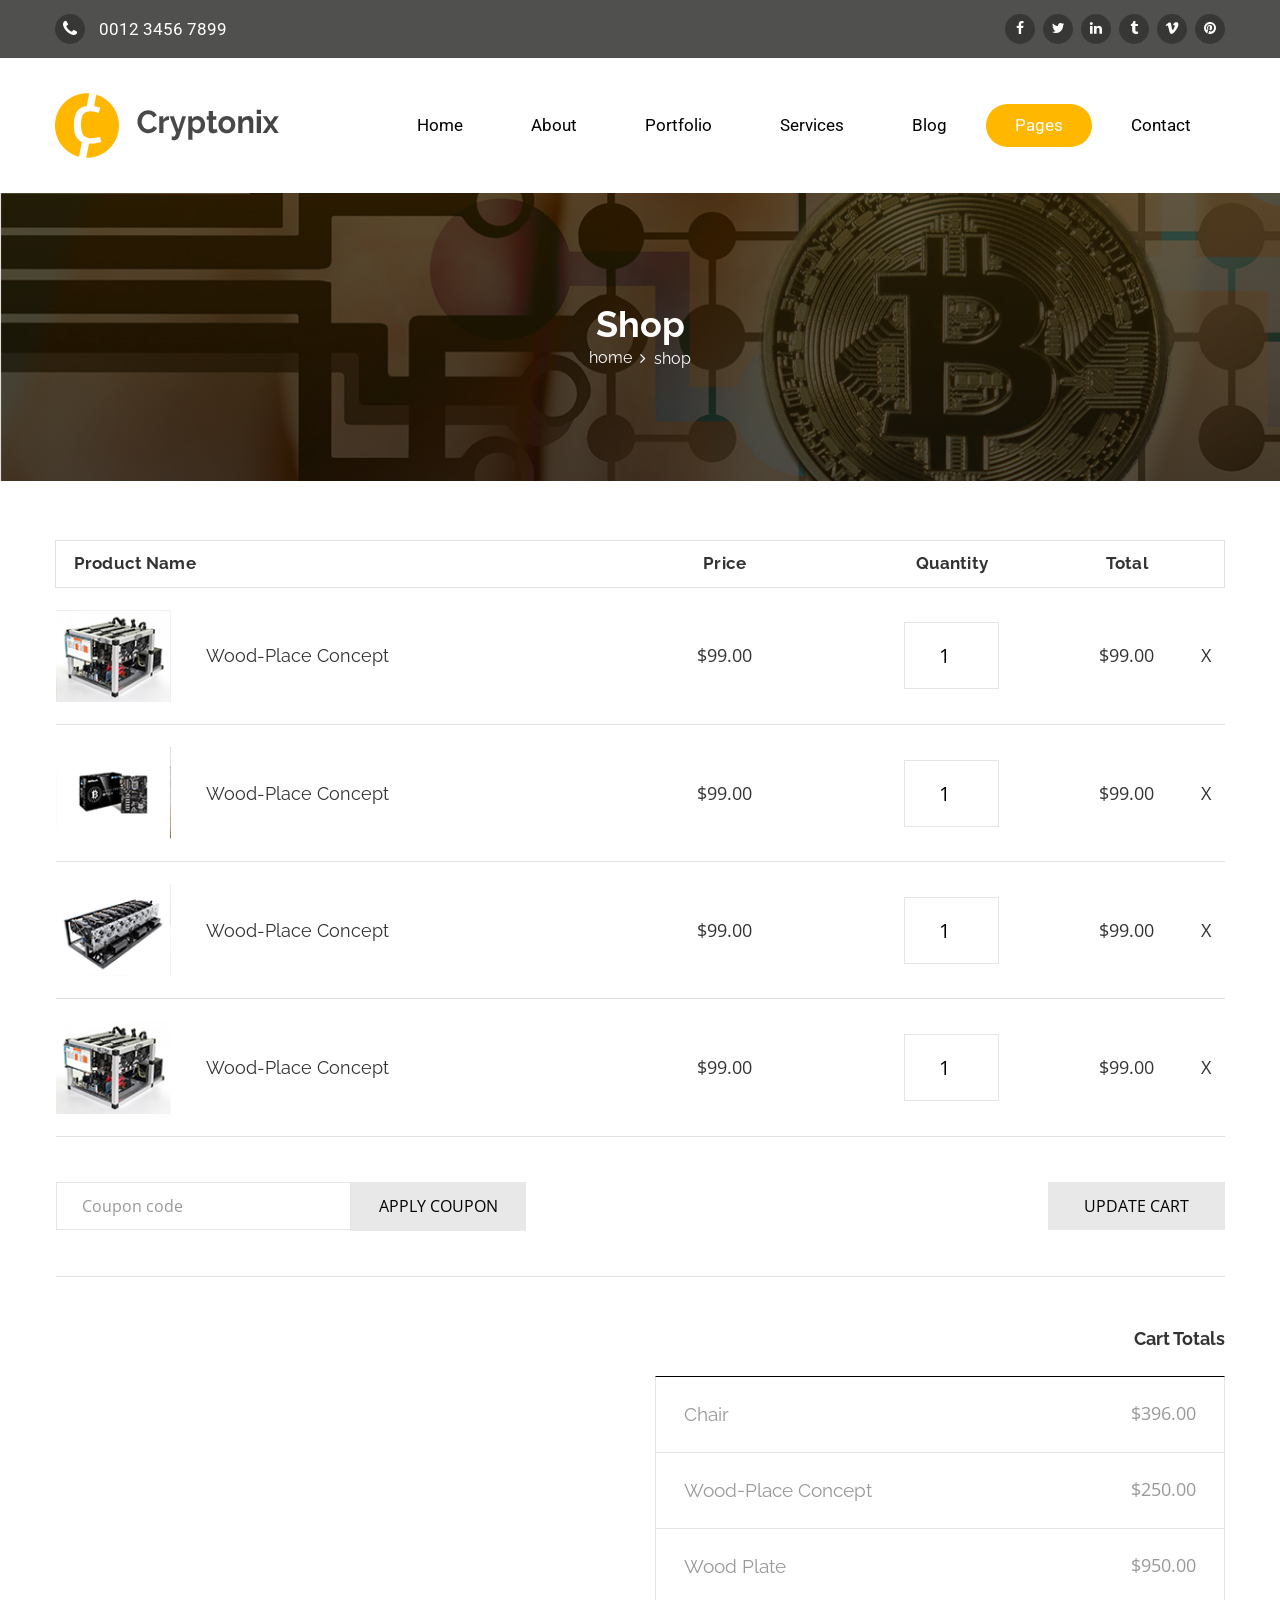
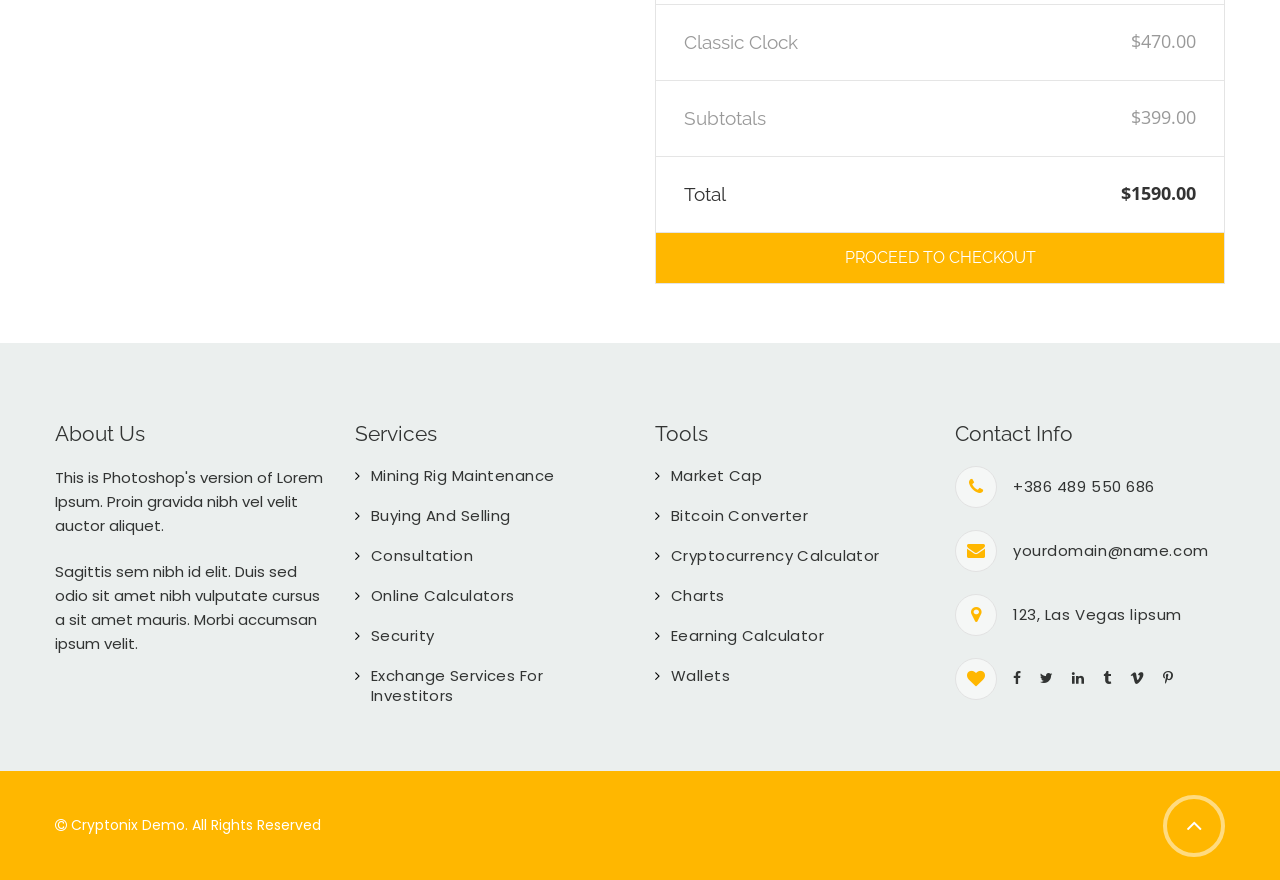
<file: crypto/cart.html>
<!DOCTYPE html>
<!--[if lt IE 7 ]> <html class="ie6"> <![endif]-->
<!--[if IE 7 ]>    <html class="ie7"> <![endif]-->
<!--[if IE 8 ]>    <html class="ie8"> <![endif]-->
<!--[if IE 9 ]>    <html class="ie9"> <![endif]-->
<!--[if (gt IE 9)|!(IE)]><!--><html lang="en"><!--<![endif]-->
<head>
	<meta charset="utf-8">

    <meta http-equiv="X-UA-Compatible" content="IE=edge">
    <meta name="viewport" content="width=device-width, initial-scale=1">

    <meta name="description" content="">
    <meta name="author" content="">

	<title>Cart - Cryptonix</title>

	<!-- Standard Favicon -->
	<link rel="icon" type="image/x-icon" href="assets/images//favicon.ico" />
	
	<!-- For iPhone 4 Retina display: -->
	<link rel="apple-touch-icon-precomposed" href="assets/images//apple-touch-icon-114x114-precomposed.png">
	
	<!-- For iPad: -->
	<link rel="apple-touch-icon-precomposed" href="assets/images//apple-touch-icon-72x72-precomposed.png">
	
	<!-- For iPhone: -->
	<link rel="apple-touch-icon-precomposed" href="assets/images//apple-touch-icon-57x57-precomposed.png">	
	
	<!-- Library - Google Font Familys -->
	<link href="https://fonts.googleapis.com/css?family=Raleway:100,100i,200,200i,300,300i,400,400i,500,500i,600,600i,700,700i,800,800i,900,900i%7cRoboto:100,100i,300,300i,400,400i,500,500i,700,700i,900,900i%7cPoppins:100,100i,200,200i,300,300i,400,400i,500,500i,600,600i,700,700i,800,800i,900,900i%7cMontserrat:100,100i,200,200i,300,300i,400,400i,500,500i,600,600i,700,700i,800,800i,900,900i%7cLato:100,100i,300,300i,400,400i,700,700i,900,900i%7cOpen+Sans:300,300i,400,400i,600,600i,700,700i,800,800i%7cPT+Sans:400,400i,700,700i" rel="stylesheet"> 
	
	<!-- Library -->
    <link href="assets/css/lib.css" rel="stylesheet">

	<!-- Custom - Common CSS -->
	<link rel="stylesheet" href="assets/css/rtl.css">
	<link rel="stylesheet" type="text/css" href="style.css">

	<!--[if lt IE 9]>
		<script src="js/html5/respond.min.js"></script>
    <![endif]-->
	
</head>

<body data-offset="200" data-spy="scroll" data-target=".ownavigation">
	<!-- Loader -->
	<div id="site-loader" class="load-complete">
		<div class="loader">
			<div class="line-scale"><div></div><div></div><div></div><div></div><div></div></div>
		</div>
	</div><!-- Loader /- -->

	<!-- Header Section -->
	<header class="header_s header-fix header_s1">
		<!-- SidePanel -->
		<div id="slidepanel-1" class="slidepanel">
			<!-- Top Header -->
			<div class="top-header">
				<!-- Container -->
				<div class="container">	
					<div class="cnt-detail">
						<span><i class="fa fa-phone"></i><a href="tel:001234567899">0012 3456 7899</a></span>
						<ul>
							<li><a href="#"><i class="fa fa-facebook"></i></a></li>
							<li><a href="#"><i class="fa fa-twitter"></i></a></li>
							<li><a href="#"><i class="fa fa-linkedin"></i></a></li>
							<li><a href="#"><i class="fa fa-tumblr"></i></a></li>
							<li><a href="#"><i class="fa fa-vimeo"></i></a></li>
							<li><a href="#"><i class="fa fa-pinterest"></i></a></li>
						</ul>
					</div>
				</div><!-- Container /- -->
			</div><!-- Top Header /- -->
		</div><!-- SidePanel /- -->
		<!-- Menu Block -->
		<div class="menu-block">
			<nav class="navbar ownavigation navbar-expand-lg">
				<!-- Container -->
				<div class="container">
					<!--a class="navbar-brand" href="index.html">Cryptonix</a-->
					<a class="image-logo navbar-brand" href="index.html"><img src="assets/images/logo-blue.png" alt="Logo" /></a>
					<button class="navbar-toggler navbar-toggler-right" type="button" data-toggle="collapse" data-target="#navbar" aria-controls="navbar" aria-expanded="true" aria-label="Toggle navigation">
						<i class="fa fa-bars"></i>
					</button>
					<div class="collapse navbar-collapse" id="navbar">
						<ul class="navbar-nav">
							<li class="dropdown">
								<i class="ddl-switch fa fa-angle-down"></i>
								<a class="nav-link dropdown-toggle" title="Home" href="index.html">Home</a>
								<ul class="dropdown-menu">
									<li><a class="dropdown-item" href="index.html" title="Homepage 1">Homepage 1</a></li>
									<li><a class="dropdown-item" href="index-2.html" title="Homepage 2">Homepage 2</a></li>
									<li><a class="dropdown-item" href="index-3.html" title="Homepage 3">Homepage 3</a></li>
									<li><a class="dropdown-item" href="index-4.html" title="Homepage 4">Homepage 4</a></li>
									<li><a class="dropdown-item" href="index-5.html" title="Homepage 5">Homepage 5</a></li>
									<li><a class="dropdown-item" href="index-6.html" title="Homepage 6">Homepage 6</a></li>
									<li><a class="dropdown-item" href="index-7.html" title="Homepage 7">Homepage 7</a></li>
									<li><a class="dropdown-item" href="index-8.html" title="Homepage 8">Homepage 8</a></li>
									<li><a class="dropdown-item" href="index-9.html" title="Homepage 9">Homepage 9</a></li>
									<li><a class="dropdown-item" href="index-10.html" title="Homepage 10">Homepage 10</a></li>
								</ul>
							</li>
							<li class="dropdown">
								<a class="nav-link dropdown-toggle" title="About" href="about.html">About</a>
								<i class="ddl-switch fa fa-angle-down"></i>
								<ul class="dropdown-menu">
									<li><a class="dropdown-item" href="about.html" title="About">About</a></li>
									<li><a class="dropdown-item" href="about-2.html" title="About 2">About 2</a></li>
									<li><a class="dropdown-item" href="about-3.html" title="About 3">About 3</a></li>
									<li><a class="dropdown-item" href="about-4.html" title="About 4">About 4</a></li>
									<li><a class="dropdown-item" href="about-5.html" title="About 5">About 5</a></li>
									<li><a class="dropdown-item" href="about-me.html" title="About me">About me</a></li>
								</ul>
							</li>
							<li class="dropdown">
								<a href="#" class="nav-link dropdown-toggle" title="Portfolio" role="button" aria-haspopup="true" aria-expanded="false">Portfolio</a>
								<i class="ddl-switch fa fa-angle-down"></i>
								<ul class="dropdown-menu">
									<li><a class="dropdown-item" href="portfolio-2-col.html">Portfolio 2 Col</a></li>
									<li><a class="dropdown-item" href="portfolio-3-col.html">Portfolio 3 Col</a></li>
									<li><a class="dropdown-item" href="portfolio-4-col.html">Portfolio 4 Col</a></li>
									<li><a class="dropdown-item" href="single-project.html">Single Project</a></li>
								</ul>
							</li>
							<li class="dropdown">
								<a class="nav-link dropdown-toggle" title="Services" href="services.html">Services</a>
								<i class="ddl-switch fa fa-angle-down"></i>
								<ul class="dropdown-menu">
									<li><a class="dropdown-item" href="services.html" title="Services">Services</a></li>
									<li><a class="dropdown-item" href="services-2.html" title="Services 2">Services 2</a></li>
									<li><a class="dropdown-item" href="services-3.html" title="Services 3">Services 3</a></li>
									<li><a class="dropdown-item" href="services-4.html" title="Services 4">Services 4</a></li>
									<li><a class="dropdown-item" href="services-5.html" title="Services 5">Services 5</a></li>
								</ul>
							</li>
							<li class="dropdown">
								<a href="blog-list.html" class="nav-link dropdown-toggle" title="Blog" role="button" aria-haspopup="true" aria-expanded="false">blog</a>
								<i class="ddl-switch fa fa-angle-down"></i>
								<ul class="dropdown-menu">
									<li><a class="dropdown-item" href="blog-list.html">Blog List</a></li>
									<li><a class="dropdown-item" href="blog-list-2-col.html">Blog 2 Col</a></li>
									<li><a class="dropdown-item" href="blog-list-3-col.html">Blog 3 Col</a></li>
									<li><a class="dropdown-item" href="blog-post.html">Blog Post</a></li>
								</ul>
							</li>
							<li class="active dropdown">
								<a href="#" class="nav-link dropdown-toggle" title="Pages" role="button" aria-haspopup="true" aria-expanded="false">Pages</a>
								<i class="ddl-switch fa fa-angle-down"></i>
								<ul class="dropdown-menu">
									<li class="dropdown">
										<a href="#" class="nav-link dropdown-toggle" title="Header" role="button" aria-haspopup="true" aria-expanded="false">Header</a>
										<i class="ddl-switch fa fa-angle-down"></i>
										<ul class="dropdown-menu">
											<li><a class="dropdown-item" title="Header 1" href="header1.html">Header 1</a></li>
											<li><a class="dropdown-item" title="Header 2" href="header2.html">Header 2</a></li>
											<li><a class="dropdown-item" title="Header 3" href="header3.html">Header 3</a></li>
											<li><a class="dropdown-item" title="Header 4" href="header4.html">Header 4</a></li>
											<li><a class="dropdown-item" title="Header 5" href="header5.html">Header 5</a></li>
											<li><a class="dropdown-item" title="Header 6" href="header6.html">Header 6</a></li>
										</ul>
									</li>
									<li class="dropdown">
										<a href="#" class="nav-link dropdown-toggle" title="Header" role="button" aria-haspopup="true" aria-expanded="false">Menu</a>
										<i class="ddl-switch fa fa-angle-down"></i>
										<ul class="dropdown-menu">
											<li><a class="dropdown-item" title="Menu 1" href="menu1.html">menu 1</a></li>
											<li><a class="dropdown-item" title="Menu 2" href="menu2.html">menu 2</a></li>
											<li><a class="dropdown-item" title="Menu 3" href="menu3.html">menu 3</a></li>
											<li><a class="dropdown-item" title="Menu 4" href="menu4.html">menu 4</a></li>
											<li><a class="dropdown-item" title="Menu 5" href="menu5.html">menu 5</a></li>
											<li><a class="dropdown-item" title="Menu 6" href="menu6.html">menu 6</a></li>
											<li><a class="dropdown-item" title="Menu 7" href="menu7.html">menu 7</a></li>
											<li><a class="dropdown-item" title="Menu 8" href="menu8.html">menu 8</a></li>
										</ul>
									</li>
									<li class="dropdown">
										<a href="#" class="nav-link dropdown-toggle" title="Product" role="button" aria-haspopup="true" aria-expanded="false">Product</a>
										<i class="ddl-switch fa fa-angle-down"></i>
										<ul class="dropdown-menu">
											<li><a class="dropdown-item" title="Shop 2 Col" href="shop-2-col.html">Shop 2 Col</a></li>
											<li><a class="dropdown-item" title="Shop 3 Col" href="shop-3-col.html">Shop 3 Col</a></li>
											<li><a class="dropdown-item" title="Shop 4 Col" href="shop-4-col.html">Shop 4 Col</a></li>
											<li><a class="dropdown-item" title="Shop Detail" href="shop-detail.html">Shop Detail</a></li>
											<li><a class="dropdown-item" title="Cart" href="cart.html">Cart</a></li>
											<li><a class="dropdown-item" title="Checkout" href="checkout.html">Checkout</a></li>
										</ul>
									</li>
								</ul>
							</li>
							<li class="dropdown">
								<a href="contact-us.html" class="nav-link dropdown-toggle" title="Pages" role="button" aria-haspopup="true" aria-expanded="false">Contact</a>
								<i class="ddl-switch fa fa-angle-down"></i>
								<ul class="dropdown-menu">
									<li><a class="dropdown-item" title="Contact 1" href="contact-us.html">Contact 1</a></li>
									<li><a class="dropdown-item" title="Contact 2" href="contact-us2.html">Contact 2</a></li>
									<li><a class="dropdown-item" title="Contact 3" href="contact-us3.html">Contact 3</a></li>
									<li><a class="dropdown-item" title="Contact 4" href="contact-us4.html">Contact 4</a></li>
									<li><a class="dropdown-item" title="Contact 5" href="contact-us5.html">Contact 5</a></li>
								</ul>
							</li>
						</ul>
					</div>
					<div id="loginpanel-1" class="desktop-hide">
						<div class="right toggle" id="toggle-1">
							<a id="slideit-1" class="slideit" href="#slidepanel"><i class="fo-icons fa fa-inbox"></i></a>
							<a id="closeit-1" class="closeit" href="#slidepanel"><i class="fo-icons fa fa-close"></i></a>
						</div>
					</div>
				</div><!-- Container /- -->
			</nav>
		</div><!-- Menu Block /- -->
	</header><!-- Header Section /- -->	

	<div class="main-container">
	
		<!-- Page Banner -->
		<div class="page-banner">
			<!-- Container -->
			<div class="container">
				<h3>Shop</h3>
				<ol class="breadcrumb">
					<li class="breadcrumb-item"><a href="index.html">home</a></li>
					<li class="breadcrumb-item active">shop</li>
				</ol>
			</div><!-- Container /- -->
		</div><!-- Page Banner /- -->
	
		<main class="site-main">
			
			<!-- Cart -->
			<div class="woocommerce-cart">
				<!-- Container -->
				<div class="container">
					<!-- cart Summary -->
					<div class="cart-summary">
						<form method="post">
							<table class="shop_table cart">
								<thead>
									<tr>
										<th colspan="2" class="product-name">Product name</th>
										<th class="product-price">Price</th>
										<th class="product-stock">Quantity</th>
										<th class="product-total">total</th>
										<th class="product-remove"></th>
									</tr>
								</thead>
								<tbody>
									<tr class="cart_item">
										<td class="product-thumbnail" data-title="Image">
											<a class="cart-thumb" title="Product Thumbnail" href="#">
												<img class="attachment-shop_thumbnail wp-post-image" src="assets/images/cart-1.jpg" alt="thumb-1" />
											</a>
										</td>
										<td class="product-name" data-title="Product name">											
											<a class="cart-title" title="Product Name" href="#">Wood-Place Concept</a>
										</td>
										<td data-title="Price" class="product-price">
											<span class="amount">$99.00</span>
										</td>
										<td class="product-quantity" data-title="Quantity">
											<input type="number" value="1" min="1"  />
										</td>
										<td class="product-total" data-title="Total">
											<span>$99.00</span>
										</td>
										<td class="product-remove" data-title="delete">
											<a title="Remove this item" class="remove" href="#">X</a>
										</td>
									</tr>
									<tr class="cart_item">
										<td class="product-thumbnail" data-title="Image">
											<a class="cart-thumb" title="Product Thumbnail" href="#">
												<img class="attachment-shop_thumbnail wp-post-image" src="assets/images/cart-2.jpg" alt="thumb-1" />
											</a>
										</td>
										<td class="product-name" data-title="Product name">											
											<a class="cart-title" title="Product Name" href="#">Wood-Place Concept</a>
										</td>
										<td data-title="Price" class="product-price">
											<span class="amount">$99.00</span>
										</td>
										<td class="product-quantity" data-title="Quantity">
											<input type="number" value="1" min="1"  />
										</td>
										<td class="product-total" data-title="Total">
											<span>$99.00</span>
										</td>
										<td class="product-remove" data-title="delete">
											<a title="Remove this item" class="remove" href="#">X</a>
										</td>
									</tr>
									<tr class="cart_item">
										<td class="product-thumbnail" data-title="Image">
											<a class="cart-thumb" title="Product Thumbnail" href="#">
												<img class="attachment-shop_thumbnail wp-post-image" src="assets/images/cart-3.jpg" alt="thumb-1" />
											</a>
										</td>
										<td class="product-name" data-title="Product name">											
											<a class="cart-title" title="Product Name" href="#">Wood-Place Concept</a>
										</td>
										<td data-title="Price" class="product-price">
											<span class="amount">$99.00</span>
										</td>
										<td class="product-quantity" data-title="Quantity">
											<input type="number" value="1" min="1"  />
										</td>
										<td class="product-total" data-title="Total">
											<span>$99.00</span>
										</td>
										<td class="product-remove" data-title="delete">
											<a title="Remove this item" class="remove" href="#">X</a>
										</td>
									</tr>
									<tr class="cart_item">
										<td class="product-thumbnail" data-title="Image">
											<a class="cart-thumb" title="Product Thumbnail" href="#">
												<img class="attachment-shop_thumbnail wp-post-image" src="assets/images/cart-4.jpg" alt="thumb-1" />
											</a>
										</td>
										<td class="product-name" data-title="Product name">											
											<a class="cart-title" title="Product Name" href="#">Wood-Place Concept</a>
										</td>
										<td data-title="Price" class="product-price">
											<span class="amount">$99.00</span>
										</td>
										<td class="product-quantity" data-title="Quantity">
											<input type="number" value="1" min="1"  />
										</td>
										<td class="product-total" data-title="Total">
											<span>$99.00</span>
										</td>
										<td class="product-remove" data-title="delete">
											<a title="Remove this item" class="remove" href="#">X</a>
										</td>
									</tr>
									<tr>
										<td class="action" colspan="6">
											<div class="coupon">
												<input name="coupon_code" class="input-text" id="coupon_code" value="" placeholder="Coupon code" type="text"><input class="button" name="apply_coupon" value="Apply coupon" type="submit">
											</div>
											<a class="update-cart" href="#" title="Update Cart">Update Cart</a>
										</td>
									</tr>
								</tbody>
							</table>
						</form>
					</div><!-- cart Summary /- -->
					<div class="row justify-content-end">
						<div class="col-xl-6 col-lg-7 col-md-9">
							<div class="cart-collaterals">
								<h2>Cart totals</h2>
								<div class="cart_totals">
									<table class="shop_table shop_table_responsive">
										<tbody>
											<tr class="cart-subtotal">
												<th>Chair</th>
												<td data-title="Subtotal">
													<span class="woocommerce-Price-amount"><span class="woocommerce-Price-currencySymbol">$</span>396.00</span>
												</td>
											</tr>
											<tr class="cart-subtotal">
												<th>Wood-Place Concept</th>
												<td data-title="Subtotal">
													<span class="woocommerce-Price-amount"><span class="woocommerce-Price-currencySymbol">$</span>250.00</span>
												</td>
											</tr>
											<tr class="cart-subtotal">
												<th>Wood Plate</th>
												<td data-title="Subtotal">
													<span class="woocommerce-Price-amount"><span class="woocommerce-Price-currencySymbol">$</span>950.00</span>
												</td>
											</tr>
											<tr class="cart-subtotal">
												<th>Classic Clock</th>
												<td data-title="Subtotal">
													<span class="woocommerce-Price-amount"><span class="woocommerce-Price-currencySymbol">$</span>470.00</span>
												</td>
											</tr>
											<tr class="cart-subtotal">
												<th>Subtotals</th>
												<td data-title="Subtotal">
													<span class="woocommerce-Price-amount"><span class="woocommerce-Price-currencySymbol">$</span>399.00</span>
												</td>
											</tr>
											<tr class="order-total">
												<th>Total</th>
												<td data-title="Total">
													<span class="woocommerce-Price-amount"><span class="woocommerce-Price-currencySymbol">$</span>1590.00</span>
												</td>
											</tr>
										</tbody>
									</table>
									<div class="wc-proceed-to-checkout">								
										<a href="#" class="checkout-button">Proceed to checkout</a>
									</div>								
								</div>
							</div>
						</div>
					</div>
				</div><!-- Container /- -->
			</div><!-- Cart /- -->
			
		</main>
		
	</div>
	
	<!-- Footer Section -->
	<div class="footer-section">
		<!-- Footer Widget -->
		<div class="footer-widget">
			<!-- Container -->
			<div class="container">			
				<!-- Row -->
				<div class="row">
					<div class="col-lg-3 col-md-6">
						<!-- Widget : About -->
						<aside class="widget widget_about">
							<h3 class="widget-title">About us</h3>
							<p>This is Photoshop's version  of Lorem Ipsum. Proin gravida nibh vel velit auctor aliquet. </p>
							<p>Sagittis sem nibh id elit. Duis sed odio sit amet nibh vulputate cursus a sit amet mauris. Morbi accumsan ipsum velit.</p>
						</aside><!-- Widget : About /- -->						
					</div>
					<div class="col-lg-3 col-md-6">
						<!-- Widget: Pages -->
						<aside class="widget widget_pages">
							<h3 class="widget-title">Services</h3>
							<ul>
								<li class="page_item"><a href="#">Mining Rig Maintenance</a></li>
								<li class="page_item"><a href="#">Buying and Selling</a></li>
								<li class="page_item"><a href="#">Consultation</a></li>
								<li class="page_item"><a href="#">Online Calculators</a></li>
								<li class="page_item"><a href="#">Security</a></li>
								<li class="page_item"><a href="#">Exchange Services for Investitors</a></li>
							</ul>
						</aside><!-- Widget: Pages /- -->
					</div>
					<div class="col-lg-3 col-md-6">
						<!-- Widget: Pages -->
						<aside class="widget widget_pages">
							<h3 class="widget-title">Tools</h3>
							<ul>
								<li class="page_item"><a href="#">Market Cap</a></li>
								<li class="page_item"><a href="#">Bitcoin Converter</a></li>
								<li class="page_item"><a href="#">Cryptocurrency Calculator</a></li>
								<li class="page_item"><a href="#">Charts</a></li>
								<li class="page_item"><a href="#">Eearning Calculator</a></li>
								<li class="page_item"><a href="#">Wallets</a></li>
							</ul>
						</aside><!-- Widget: Pages /- -->
					</div>
					<div class="col-lg-3 col-md-6">
						<!-- Widget : Contact Info -->
						<aside class="widget widget_contact-info">
							<h3 class="widget-title">Contact info</h3>
							<div class="wid-cnt-detail">
								<p><i class="fa fa-phone"></i><a href="tel:+386489550686">+386 489 550 686</a></p>
								<p><i class="fa fa-envelope"></i><a href="mailto:yourdomain@name.com">yourdomain@name.com</a></p>
								<p><i class="fa fa-map-marker"></i>123, Las Vegas lipsum</p>
								<ul>
									<li><a href="#"><i class="fa fa-facebook"></i></a></li>
									<li><a href="#"><i class="fa fa-twitter"></i></a></li>
									<li><a href="#"><i class="fa fa-linkedin"></i></a></li>
									<li><a href="#"><i class="fa fa-tumblr"></i></a></li>
									<li><a href="#"><i class="fa fa-vimeo"></i></a></li>
									<li><a href="#"><i class="fa fa-pinterest-p"></i></a></li>
								</ul>
							</div>
						</aside><!-- Widget : Contact -->
					</div>
				</div><!-- Row /- -->
			</div><!-- Container /- -->
		</div><!-- Footer Widget /- -->
		<div class="bottom-footer">
			<!-- Container -->
			<div class="container">
				<div class="ftr-content">
					<p><i class="fa fa-copyright"></i> Cryptonix Demo. All Rights Reserved</p>
					<a href="#" id="back-to-top"><i class="fa fa-angle-up"></i></a>
				</div>
			</div><!-- Container /- -->
		</div>
	</div><!-- Footer Section /- -->
	
	<!-- JQuery v1.12.4 -->
	<script src="assets/js/jquery-1.12.4.min.js"></script>

	<!-- Library - Js -->
	<script src="assets/js/popper.min.js"></script>
	<script src="assets/js/lib.js"></script>
	
	<!-- Library - Theme JS -->
	<script src="assets/js/functions.js"></script>
	
</body>
</html>
</file>
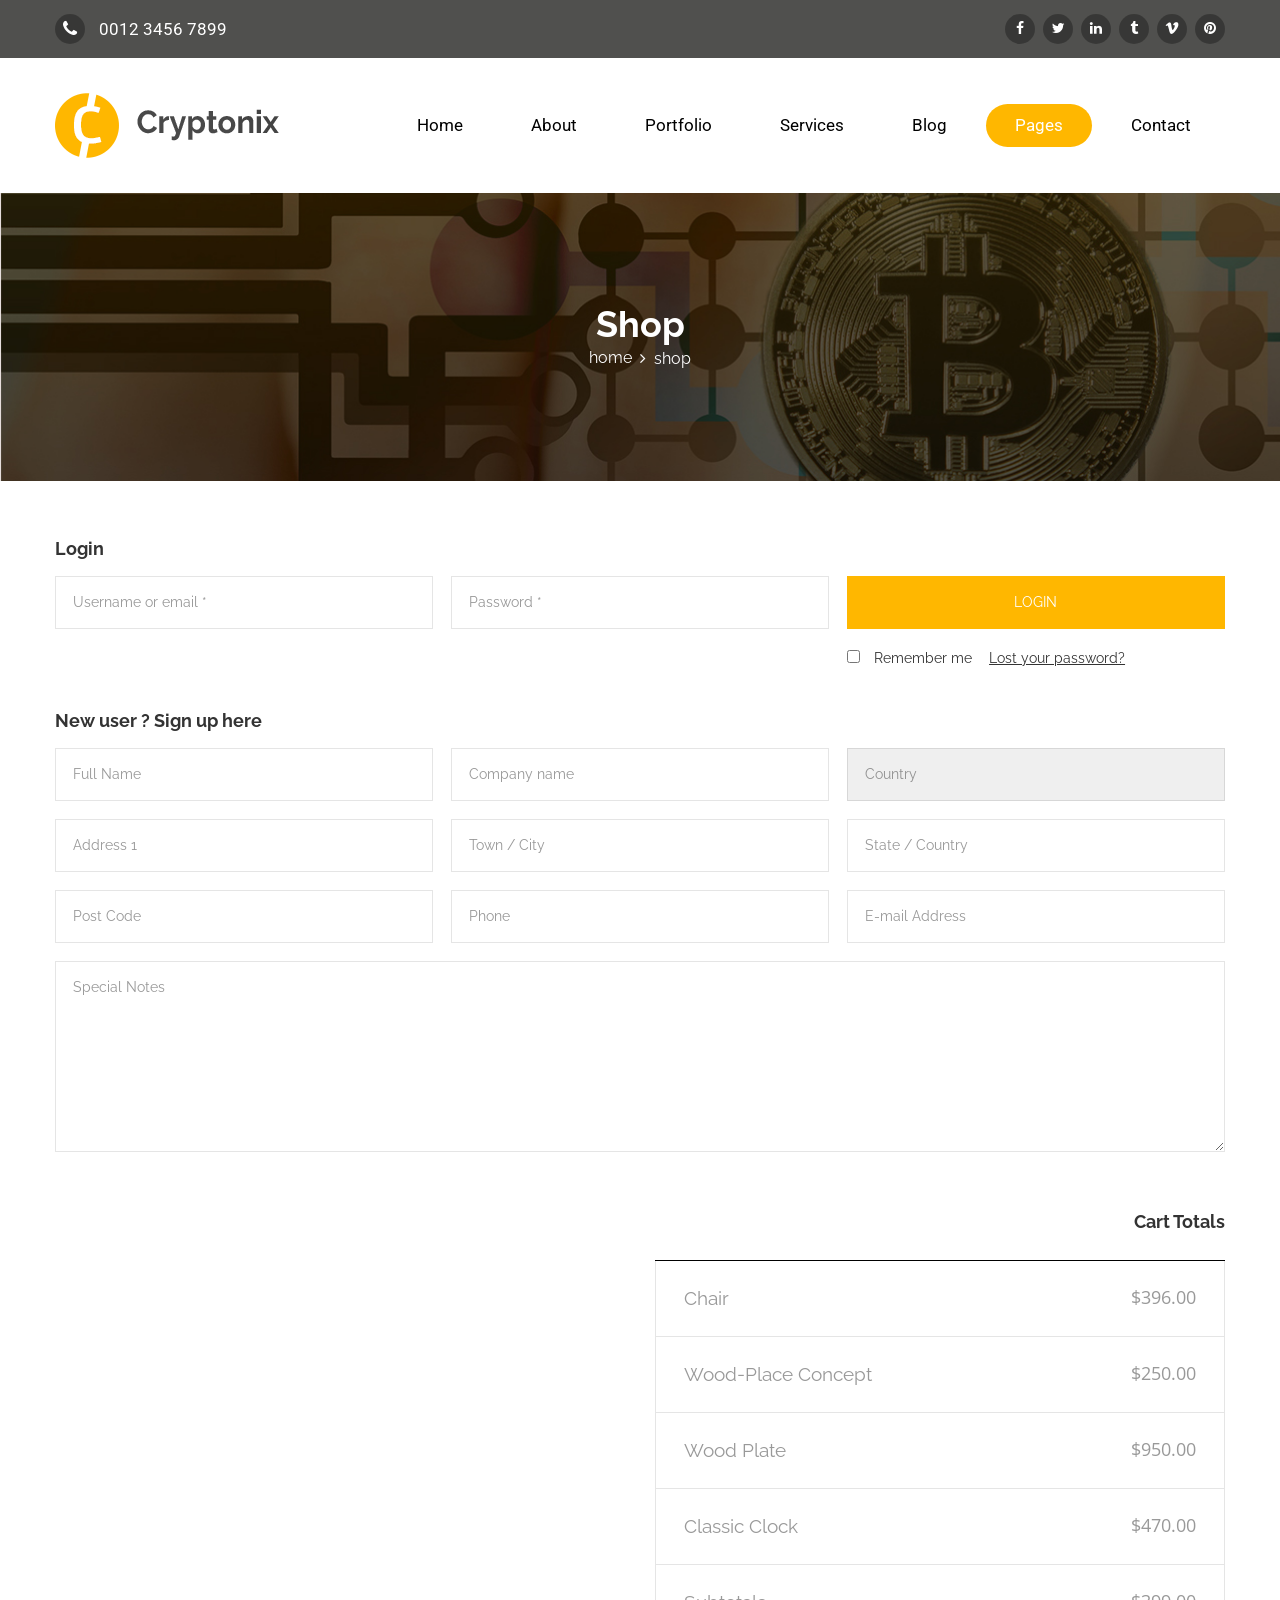
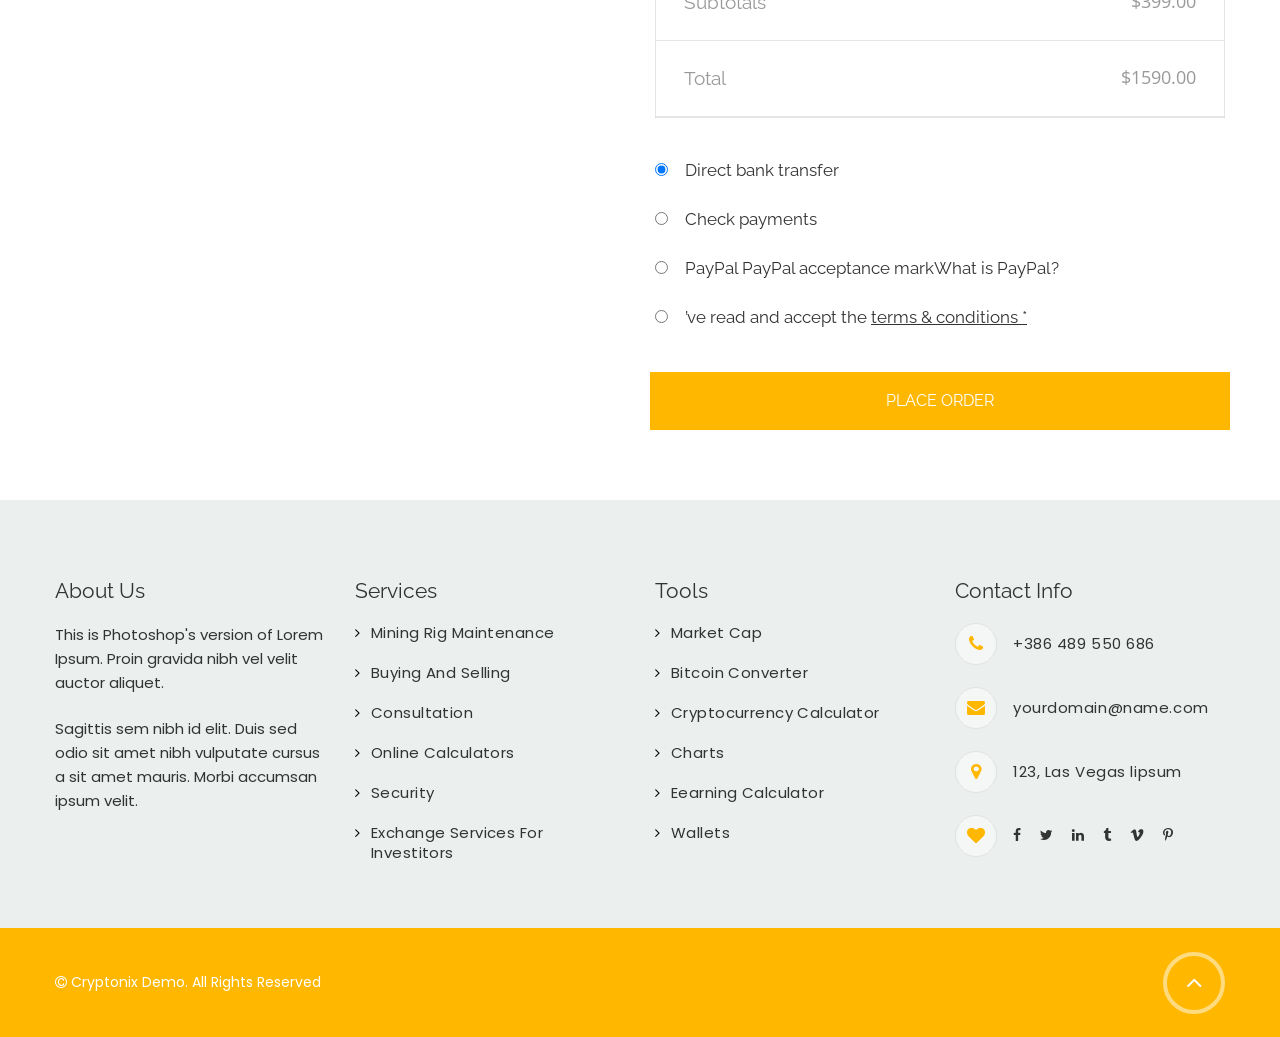
<file: crypto/checkout.html>
<!DOCTYPE html>
<!--[if lt IE 7 ]> <html class="ie6"> <![endif]-->
<!--[if IE 7 ]>    <html class="ie7"> <![endif]-->
<!--[if IE 8 ]>    <html class="ie8"> <![endif]-->
<!--[if IE 9 ]>    <html class="ie9"> <![endif]-->
<!--[if (gt IE 9)|!(IE)]><!--><html lang="en"><!--<![endif]-->
<head>
	<meta charset="utf-8">

    <meta http-equiv="X-UA-Compatible" content="IE=edge">
    <meta name="viewport" content="width=device-width, initial-scale=1">

    <meta name="description" content="">
    <meta name="author" content="">

	<title>Checkout - Cryptonix</title>

	<!-- Standard Favicon -->
	<link rel="icon" type="image/x-icon" href="assets/images//favicon.ico" />
	
	<!-- For iPhone 4 Retina display: -->
	<link rel="apple-touch-icon-precomposed" href="assets/images//apple-touch-icon-114x114-precomposed.png">
	
	<!-- For iPad: -->
	<link rel="apple-touch-icon-precomposed" href="assets/images//apple-touch-icon-72x72-precomposed.png">
	
	<!-- For iPhone: -->
	<link rel="apple-touch-icon-precomposed" href="assets/images//apple-touch-icon-57x57-precomposed.png">	
	
	<!-- Library - Google Font Familys -->
	<link href="https://fonts.googleapis.com/css?family=Raleway:100,100i,200,200i,300,300i,400,400i,500,500i,600,600i,700,700i,800,800i,900,900i%7cRoboto:100,100i,300,300i,400,400i,500,500i,700,700i,900,900i%7cPoppins:100,100i,200,200i,300,300i,400,400i,500,500i,600,600i,700,700i,800,800i,900,900i%7cMontserrat:100,100i,200,200i,300,300i,400,400i,500,500i,600,600i,700,700i,800,800i,900,900i%7cLato:100,100i,300,300i,400,400i,700,700i,900,900i%7cOpen+Sans:300,300i,400,400i,600,600i,700,700i,800,800i%7cPT+Sans:400,400i,700,700i" rel="stylesheet"> 
	
	<!-- Library -->
    <link href="assets/css/lib.css" rel="stylesheet">

	<!-- Custom - Common CSS -->
	<link rel="stylesheet" href="assets/css/rtl.css">
	<link rel="stylesheet" type="text/css" href="style.css">

	<!--[if lt IE 9]>
		<script src="js/html5/respond.min.js"></script>
    <![endif]-->
	
</head>

<body data-offset="200" data-spy="scroll" data-target=".ownavigation">
	<!-- Loader -->
	<div id="site-loader" class="load-complete">
		<div class="loader">
			<div class="line-scale"><div></div><div></div><div></div><div></div><div></div></div>
		</div>
	</div><!-- Loader /- -->

	<!-- Header Section -->
	<header class="header_s header-fix header_s1">
		<!-- SidePanel -->
		<div id="slidepanel-1" class="slidepanel">
			<!-- Top Header -->
			<div class="top-header">
				<!-- Container -->
				<div class="container">	
					<div class="cnt-detail">
						<span><i class="fa fa-phone"></i><a href="tel:001234567899">0012 3456 7899</a></span>
						<ul>
							<li><a href="#"><i class="fa fa-facebook"></i></a></li>
							<li><a href="#"><i class="fa fa-twitter"></i></a></li>
							<li><a href="#"><i class="fa fa-linkedin"></i></a></li>
							<li><a href="#"><i class="fa fa-tumblr"></i></a></li>
							<li><a href="#"><i class="fa fa-vimeo"></i></a></li>
							<li><a href="#"><i class="fa fa-pinterest"></i></a></li>
						</ul>
					</div>
				</div><!-- Container /- -->
			</div><!-- Top Header /- -->
		</div><!-- SidePanel /- -->
		<!-- Menu Block -->
		<div class="menu-block">
			<nav class="navbar ownavigation navbar-expand-lg">
				<!-- Container -->
				<div class="container">
					<!--a class="navbar-brand" href="index.html">Cryptonix</a-->
					<a class="image-logo navbar-brand" href="index.html"><img src="assets/images/logo-blue.png" alt="Logo" /></a>
					<button class="navbar-toggler navbar-toggler-right" type="button" data-toggle="collapse" data-target="#navbar" aria-controls="navbar" aria-expanded="true" aria-label="Toggle navigation">
						<i class="fa fa-bars"></i>
					</button>
					<div class="collapse navbar-collapse" id="navbar">
						<ul class="navbar-nav">
							<li class="dropdown">
								<i class="ddl-switch fa fa-angle-down"></i>
								<a class="nav-link dropdown-toggle" title="Home" href="index.html">Home</a>
								<ul class="dropdown-menu">
									<li><a class="dropdown-item" href="index.html" title="Homepage 1">Homepage 1</a></li>
									<li><a class="dropdown-item" href="index-2.html" title="Homepage 2">Homepage 2</a></li>
									<li><a class="dropdown-item" href="index-3.html" title="Homepage 3">Homepage 3</a></li>
									<li><a class="dropdown-item" href="index-4.html" title="Homepage 4">Homepage 4</a></li>
									<li><a class="dropdown-item" href="index-5.html" title="Homepage 5">Homepage 5</a></li>
									<li><a class="dropdown-item" href="index-6.html" title="Homepage 6">Homepage 6</a></li>
									<li><a class="dropdown-item" href="index-7.html" title="Homepage 7">Homepage 7</a></li>
									<li><a class="dropdown-item" href="index-8.html" title="Homepage 8">Homepage 8</a></li>
									<li><a class="dropdown-item" href="index-9.html" title="Homepage 9">Homepage 9</a></li>
									<li><a class="dropdown-item" href="index-10.html" title="Homepage 10">Homepage 10</a></li>
								</ul>
							</li>
							<li class="dropdown">
								<a class="nav-link dropdown-toggle" title="About" href="about.html">About</a>
								<i class="ddl-switch fa fa-angle-down"></i>
								<ul class="dropdown-menu">
									<li><a class="dropdown-item" href="about.html" title="About">About</a></li>
									<li><a class="dropdown-item" href="about-2.html" title="About 2">About 2</a></li>
									<li><a class="dropdown-item" href="about-3.html" title="About 3">About 3</a></li>
									<li><a class="dropdown-item" href="about-4.html" title="About 4">About 4</a></li>
									<li><a class="dropdown-item" href="about-5.html" title="About 5">About 5</a></li>
									<li><a class="dropdown-item" href="about-me.html" title="About me">About me</a></li>
								</ul>
							</li>
							<li class="dropdown">
								<a href="#" class="nav-link dropdown-toggle" title="Portfolio" role="button" aria-haspopup="true" aria-expanded="false">Portfolio</a>
								<i class="ddl-switch fa fa-angle-down"></i>
								<ul class="dropdown-menu">
									<li><a class="dropdown-item" href="portfolio-2-col.html">Portfolio 2 Col</a></li>
									<li><a class="dropdown-item" href="portfolio-3-col.html">Portfolio 3 Col</a></li>
									<li><a class="dropdown-item" href="portfolio-4-col.html">Portfolio 4 Col</a></li>
									<li><a class="dropdown-item" href="single-project.html">Single Project</a></li>
								</ul>
							</li>
							<li class="dropdown">
								<a class="nav-link dropdown-toggle" title="Services" href="services.html">Services</a>
								<i class="ddl-switch fa fa-angle-down"></i>
								<ul class="dropdown-menu">
									<li><a class="dropdown-item" href="services.html" title="Services">Services</a></li>
									<li><a class="dropdown-item" href="services-2.html" title="Services 2">Services 2</a></li>
									<li><a class="dropdown-item" href="services-3.html" title="Services 3">Services 3</a></li>
									<li><a class="dropdown-item" href="services-4.html" title="Services 4">Services 4</a></li>
									<li><a class="dropdown-item" href="services-5.html" title="Services 5">Services 5</a></li>
								</ul>
							</li>
							<li class="dropdown">
								<a href="blog-list.html" class="nav-link dropdown-toggle" title="Blog" role="button" aria-haspopup="true" aria-expanded="false">blog</a>
								<i class="ddl-switch fa fa-angle-down"></i>
								<ul class="dropdown-menu">
									<li><a class="dropdown-item" href="blog-list.html">Blog List</a></li>
									<li><a class="dropdown-item" href="blog-list-2-col.html">Blog 2 Col</a></li>
									<li><a class="dropdown-item" href="blog-list-3-col.html">Blog 3 Col</a></li>
									<li><a class="dropdown-item" href="blog-post.html">Blog Post</a></li>
								</ul>
							</li>
							<li class="active dropdown">
								<a href="#" class="nav-link dropdown-toggle" title="Pages" role="button" aria-haspopup="true" aria-expanded="false">Pages</a>
								<i class="ddl-switch fa fa-angle-down"></i>
								<ul class="dropdown-menu">
									<li class="dropdown">
										<a href="#" class="nav-link dropdown-toggle" title="Header" role="button" aria-haspopup="true" aria-expanded="false">Header</a>
										<i class="ddl-switch fa fa-angle-down"></i>
										<ul class="dropdown-menu">
											<li><a class="dropdown-item" title="Header 1" href="header1.html">Header 1</a></li>
											<li><a class="dropdown-item" title="Header 2" href="header2.html">Header 2</a></li>
											<li><a class="dropdown-item" title="Header 3" href="header3.html">Header 3</a></li>
											<li><a class="dropdown-item" title="Header 4" href="header4.html">Header 4</a></li>
											<li><a class="dropdown-item" title="Header 5" href="header5.html">Header 5</a></li>
											<li><a class="dropdown-item" title="Header 6" href="header6.html">Header 6</a></li>
										</ul>
									</li>
									<li class="dropdown">
										<a href="#" class="nav-link dropdown-toggle" title="Header" role="button" aria-haspopup="true" aria-expanded="false">Menu</a>
										<i class="ddl-switch fa fa-angle-down"></i>
										<ul class="dropdown-menu">
											<li><a class="dropdown-item" title="Menu 1" href="menu1.html">menu 1</a></li>
											<li><a class="dropdown-item" title="Menu 2" href="menu2.html">menu 2</a></li>
											<li><a class="dropdown-item" title="Menu 3" href="menu3.html">menu 3</a></li>
											<li><a class="dropdown-item" title="Menu 4" href="menu4.html">menu 4</a></li>
											<li><a class="dropdown-item" title="Menu 5" href="menu5.html">menu 5</a></li>
											<li><a class="dropdown-item" title="Menu 6" href="menu6.html">menu 6</a></li>
											<li><a class="dropdown-item" title="Menu 7" href="menu7.html">menu 7</a></li>
											<li><a class="dropdown-item" title="Menu 8" href="menu8.html">menu 8</a></li>
										</ul>
									</li>
									<li class="dropdown">
										<a href="#" class="nav-link dropdown-toggle" title="Product" role="button" aria-haspopup="true" aria-expanded="false">Product</a>
										<i class="ddl-switch fa fa-angle-down"></i>
										<ul class="dropdown-menu">
											<li><a class="dropdown-item" title="Shop 2 Col" href="shop-2-col.html">Shop 2 Col</a></li>
											<li><a class="dropdown-item" title="Shop 3 Col" href="shop-3-col.html">Shop 3 Col</a></li>
											<li><a class="dropdown-item" title="Shop 4 Col" href="shop-4-col.html">Shop 4 Col</a></li>
											<li><a class="dropdown-item" title="Shop Detail" href="shop-detail.html">Shop Detail</a></li>
											<li><a class="dropdown-item" title="Cart" href="cart.html">Cart</a></li>
											<li><a class="dropdown-item" title="Checkout" href="checkout.html">Checkout</a></li>
										</ul>
									</li>
								</ul>
							</li>
							<li class="dropdown">
								<a href="contact-us.html" class="nav-link dropdown-toggle" title="Pages" role="button" aria-haspopup="true" aria-expanded="false">Contact</a>
								<i class="ddl-switch fa fa-angle-down"></i>
								<ul class="dropdown-menu">
									<li><a class="dropdown-item" title="Contact 1" href="contact-us.html">Contact 1</a></li>
									<li><a class="dropdown-item" title="Contact 2" href="contact-us2.html">Contact 2</a></li>
									<li><a class="dropdown-item" title="Contact 3" href="contact-us3.html">Contact 3</a></li>
									<li><a class="dropdown-item" title="Contact 4" href="contact-us4.html">Contact 4</a></li>
									<li><a class="dropdown-item" title="Contact 5" href="contact-us5.html">Contact 5</a></li>
								</ul>
							</li>
						</ul>
					</div>
					<div id="loginpanel-1" class="desktop-hide">
						<div class="right toggle" id="toggle-1">
							<a id="slideit-1" class="slideit" href="#slidepanel"><i class="fo-icons fa fa-inbox"></i></a>
							<a id="closeit-1" class="closeit" href="#slidepanel"><i class="fo-icons fa fa-close"></i></a>
						</div>
					</div>
				</div><!-- Container /- -->
			</nav>
		</div><!-- Menu Block /- -->
	</header><!-- Header Section /- -->	

	<div class="main-container">
	
		<!-- Page Banner -->
		<div class="page-banner">
			<!-- Container -->
			<div class="container">
				<h3>Shop</h3>
				<ol class="breadcrumb">
					<li class="breadcrumb-item"><a href="index.html">home</a></li>
					<li class="breadcrumb-item active">shop</li>
				</ol>
			</div><!-- Container /- -->
		</div><!-- Page Banner /- -->
	
		<main class="site-main">
			
			<!-- Checkout -->
			<div class="woocommerce-checkout">
				<!-- Container -->
				<div class="container">
					<div class="woocommerce">
						<h3>Login</h3>
						<form class="woocommerce-form-login">
							<p class="form-row"><input type="text" placeholder="Username or email *" /></p>
							<p class="form-row"><input type="text" placeholder="Password *" /></p>
							<p class="form-row"><input type="submit" value="Login" /></p>
							<p class="lost_password"><label class="woocommerce-form__label-for-checkbox"><input type="checkbox" /> Remember me</label> <a href="#">Lost your password?</a></p>
						</form>
						<h3>New user ? Sign up here</h3>
						<form class="checkout">
							<p class="form-row"><input type="text" placeholder="Full Name" /></p>
							<p class="form-row"><input type="text" placeholder="Company name" /></p>
							<p class="form-row">
								<select>
									<option>Country</option>
									<option>australia</option>
									<option>Usa</option>
									<option>India</option>
								</select>
							</p>
							<p class="form-row"><input type="text" placeholder="Address 1" /></p>
							<p class="form-row"><input type="text" placeholder="Town / City" /></p>
							<p class="form-row"><input type="text" placeholder="State / Country" /></p>
							<p class="form-row"><input type="text" placeholder="Post Code" /></p>
							<p class="form-row"><input type="text" placeholder="Phone" /></p>
							<p class="form-row"><input type="text" placeholder="E-mail Address" /></p>
							<p class="form-row notes"><textarea placeholder="Special Notes" rows="7"></textarea></p>
						</form>
						
						<div class="woocommerce-checkout-review-order">
							<div class="row">
								<div class="col-xl-6 col-lg-7 col-md-9">
									<h3>Cart Totals</h3>
									<table class="shop_table shop_table_responsive">
										<tbody>
											<tr class="cart-subtotal">
												<th>Chair</th>
												<td data-title="Subtotal">
													<span class="woocommerce-Price-amount"><span class="woocommerce-Price-currencySymbol">$</span>396.00</span>
												</td>
											</tr>
											<tr class="cart-subtotal">
												<th>Wood-Place Concept</th>
												<td data-title="Subtotal">
													<span class="woocommerce-Price-amount"><span class="woocommerce-Price-currencySymbol">$</span>250.00</span>
												</td>
											</tr>
											<tr class="cart-subtotal">
												<th>Wood Plate</th>
												<td data-title="Subtotal">
													<span class="woocommerce-Price-amount"><span class="woocommerce-Price-currencySymbol">$</span>950.00</span>
												</td>
											</tr>
											<tr class="cart-subtotal">
												<th>Classic Clock</th>
												<td data-title="Subtotal">
													<span class="woocommerce-Price-amount"><span class="woocommerce-Price-currencySymbol">$</span>470.00</span>
												</td>
											</tr>
											<tr class="cart-subtotal">
												<th>Subtotals</th>
												<td data-title="Subtotal">
													<span class="woocommerce-Price-amount"><span class="woocommerce-Price-currencySymbol">$</span>399.00</span>
												</td>
											</tr>
											<tr class="order-total">
												<th>Total</th>
												<td data-title="Total">
													<span class="woocommerce-Price-amount"><span class="woocommerce-Price-currencySymbol">$</span>1590.00</span>
												</td>
											</tr>
										</tbody>
									</table>
									
									<div id="payment" class="woocommerce-checkout-payment">
										<ul class="wc_payment_methods payment_methods methods">
											<li class="wc_payment_method payment_method_bacs">
												<input id="payment_method_bacs" class="input-radio" name="payment_method" value="bacs" checked="checked" data-order_button_text="" type="radio">
												<label for="payment_method_bacs">Direct bank transfer</label>
											</li>
											<li class="wc_payment_method payment_method_cheque">
												<input id="payment_method_cheque" class="input-radio" name="payment_method" value="cheque" data-order_button_text="" type="radio">
												<label for="payment_method_cheque">Check payments</label>
											</li>
											<li class="wc_payment_method payment_method_cod">
												<input id="payment_method_cod" class="input-radio" name="payment_method" value="cod" data-order_button_text="" type="radio">
												<label for="payment_method_cod">PayPal PayPal acceptance markWhat is PayPal?</label>
											</li>
											<li class="wc_payment_method wc-terms-and-conditions">
												<input id="payment_method_paypal" class="input-radio" name="payment_method" value="Paypal" data-order_button_text="" type="radio">
												<label for="payment_method_paypal">’ve read and accept the <a href="#">terms & conditions *</a></label>
											</li>
										</ul>
										<div class="form-row place-order">
											<input class="button alt" name="woocommerce_checkout_place_order" id="place_order" value="Place order" data-value="Place order" type="submit">								
										</div>
									</div>
								</div>
							</div>
						</div>
					</div>
				</div><!-- Container /- -->
			</div><!-- Checkout /- -->
			
		</main>
		
	</div>
	
	<!-- Footer Section -->
	<div class="footer-section">
		<!-- Footer Widget -->
		<div class="footer-widget">
			<!-- Container -->
			<div class="container">			
				<!-- Row -->
				<div class="row">
					<div class="col-lg-3 col-md-6">
						<!-- Widget : About -->
						<aside class="widget widget_about">
							<h3 class="widget-title">About us</h3>
							<p>This is Photoshop's version  of Lorem Ipsum. Proin gravida nibh vel velit auctor aliquet. </p>
							<p>Sagittis sem nibh id elit. Duis sed odio sit amet nibh vulputate cursus a sit amet mauris. Morbi accumsan ipsum velit.</p>
						</aside><!-- Widget : About /- -->						
					</div>
					<div class="col-lg-3 col-md-6">
						<!-- Widget: Pages -->
						<aside class="widget widget_pages">
							<h3 class="widget-title">Services</h3>
							<ul>
								<li class="page_item"><a href="#">Mining Rig Maintenance</a></li>
								<li class="page_item"><a href="#">Buying and Selling</a></li>
								<li class="page_item"><a href="#">Consultation</a></li>
								<li class="page_item"><a href="#">Online Calculators</a></li>
								<li class="page_item"><a href="#">Security</a></li>
								<li class="page_item"><a href="#">Exchange Services for Investitors</a></li>
							</ul>
						</aside><!-- Widget: Pages /- -->
					</div>
					<div class="col-lg-3 col-md-6">
						<!-- Widget: Pages -->
						<aside class="widget widget_pages">
							<h3 class="widget-title">Tools</h3>
							<ul>
								<li class="page_item"><a href="#">Market Cap</a></li>
								<li class="page_item"><a href="#">Bitcoin Converter</a></li>
								<li class="page_item"><a href="#">Cryptocurrency Calculator</a></li>
								<li class="page_item"><a href="#">Charts</a></li>
								<li class="page_item"><a href="#">Eearning Calculator</a></li>
								<li class="page_item"><a href="#">Wallets</a></li>
							</ul>
						</aside><!-- Widget: Pages /- -->
					</div>
					<div class="col-lg-3 col-md-6">
						<!-- Widget : Contact Info -->
						<aside class="widget widget_contact-info">
							<h3 class="widget-title">Contact info</h3>
							<div class="wid-cnt-detail">
								<p><i class="fa fa-phone"></i><a href="tel:+386489550686">+386 489 550 686</a></p>
								<p><i class="fa fa-envelope"></i><a href="mailto:yourdomain@name.com">yourdomain@name.com</a></p>
								<p><i class="fa fa-map-marker"></i>123, Las Vegas lipsum</p>
								<ul>
									<li><a href="#"><i class="fa fa-facebook"></i></a></li>
									<li><a href="#"><i class="fa fa-twitter"></i></a></li>
									<li><a href="#"><i class="fa fa-linkedin"></i></a></li>
									<li><a href="#"><i class="fa fa-tumblr"></i></a></li>
									<li><a href="#"><i class="fa fa-vimeo"></i></a></li>
									<li><a href="#"><i class="fa fa-pinterest-p"></i></a></li>
								</ul>
							</div>
						</aside><!-- Widget : Contact -->
					</div>
				</div><!-- Row /- -->
			</div><!-- Container /- -->
		</div><!-- Footer Widget /- -->
		<div class="bottom-footer">
			<!-- Container -->
			<div class="container">
				<div class="ftr-content">
					<p><i class="fa fa-copyright"></i> Cryptonix Demo. All Rights Reserved</p>
					<a href="#" id="back-to-top"><i class="fa fa-angle-up"></i></a>
				</div>
			</div><!-- Container /- -->
		</div>
	</div><!-- Footer Section /- -->
	
	<!-- JQuery v1.12.4 -->
	<script src="assets/js/jquery-1.12.4.min.js"></script>

	<!-- Library - Js -->
	<script src="assets/js/popper.min.js"></script>
	<script src="assets/js/lib.js"></script>
	
	<!-- Library - Theme JS -->
	<script src="assets/js/functions.js"></script>
	
</body>
</html>
</file>
<file: crypto/assets/revolution/css/settings.css>
/*-----------------------------------------------------------------------------

-	Revolution Slider 5.0 Default Style Settings -

Screen Stylesheet

version:   	5.4.5
date:      	15/05/17
author:		themepunch
email:     	info@themepunch.com
website:   	http://www.themepunch.com
-----------------------------------------------------------------------------*/
#debungcontrolls,.debugtimeline{width:100%;box-sizing:border-box}.rev_column,.rev_column .tp-parallax-wrap,.tp-svg-layer svg{vertical-align:top}#debungcontrolls{z-index:100000;position:fixed;bottom:0;height:auto;background:rgba(0,0,0,.6);padding:10px}.debugtimeline{height:10px;position:relative;margin-bottom:3px;display:none;white-space:nowrap}.debugtimeline:hover{height:15px}.the_timeline_tester{background:#e74c3c;position:absolute;top:0;left:0;height:100%;width:0}.rs-go-fullscreen{position:fixed!important;width:100%!important;height:100%!important;top:0!important;left:0!important;z-index:9999999!important;background:#fff!important}.debugtimeline.tl_slide .the_timeline_tester{background:#f39c12}.debugtimeline.tl_frame .the_timeline_tester{background:#3498db}.debugtimline_txt{color:#fff;font-weight:400;font-size:7px;position:absolute;left:10px;top:0;white-space:nowrap;line-height:10px}.rtl{direction:rtl}@font-face{font-family:revicons;src:url(../fonts/revicons/revicons.eot?5510888);src:url(../fonts/revicons/revicons.eot?5510888#iefix) format('embedded-opentype'),url(../fonts/revicons/revicons.woff?5510888) format('woff'),url(../fonts/revicons/revicons.ttf?5510888) format('truetype'),url(../fonts/revicons/revicons.svg?5510888#revicons) format('svg');font-weight:400;font-style:normal}[class*=" revicon-"]:before,[class^=revicon-]:before{font-family:revicons;font-style:normal;font-weight:400;speak:none;display:inline-block;text-decoration:inherit;width:1em;margin-right:.2em;text-align:center;font-variant:normal;text-transform:none;line-height:1em;margin-left:.2em}.revicon-search-1:before{content:'\e802'}.revicon-pencil-1:before{content:'\e831'}.revicon-picture-1:before{content:'\e803'}.revicon-cancel:before{content:'\e80a'}.revicon-info-circled:before{content:'\e80f'}.revicon-trash:before{content:'\e801'}.revicon-left-dir:before{content:'\e817'}.revicon-right-dir:before{content:'\e818'}.revicon-down-open:before{content:'\e83b'}.revicon-left-open:before{content:'\e819'}.revicon-right-open:before{content:'\e81a'}.revicon-angle-left:before{content:'\e820'}.revicon-angle-right:before{content:'\e81d'}.revicon-left-big:before{content:'\e81f'}.revicon-right-big:before{content:'\e81e'}.revicon-magic:before{content:'\e807'}.revicon-picture:before{content:'\e800'}.revicon-export:before{content:'\e80b'}.revicon-cog:before{content:'\e832'}.revicon-login:before{content:'\e833'}.revicon-logout:before{content:'\e834'}.revicon-video:before{content:'\e805'}.revicon-arrow-combo:before{content:'\e827'}.revicon-left-open-1:before{content:'\e82a'}.revicon-right-open-1:before{content:'\e82b'}.revicon-left-open-mini:before{content:'\e822'}.revicon-right-open-mini:before{content:'\e823'}.revicon-left-open-big:before{content:'\e824'}.revicon-right-open-big:before{content:'\e825'}.revicon-left:before{content:'\e836'}.revicon-right:before{content:'\e826'}.revicon-ccw:before{content:'\e808'}.revicon-arrows-ccw:before{content:'\e806'}.revicon-palette:before{content:'\e829'}.revicon-list-add:before{content:'\e80c'}.revicon-doc:before{content:'\e809'}.revicon-left-open-outline:before{content:'\e82e'}.revicon-left-open-2:before{content:'\e82c'}.revicon-right-open-outline:before{content:'\e82f'}.revicon-right-open-2:before{content:'\e82d'}.revicon-equalizer:before{content:'\e83a'}.revicon-layers-alt:before{content:'\e804'}.revicon-popup:before{content:'\e828'}.rev_slider_wrapper{position:relative;z-index:0;width:100%}.rev_slider{position:relative;overflow:visible}.entry-content .rev_slider a,.rev_slider a{box-shadow:none}.tp-overflow-hidden{overflow:hidden!important}.group_ov_hidden{overflow:hidden}.rev_slider img,.tp-simpleresponsive img{max-width:none!important;transition:none;margin:0;padding:0;border:none}.rev_slider .no-slides-text{font-weight:700;text-align:center;padding-top:80px}.rev_slider>ul,.rev_slider>ul>li,.rev_slider>ul>li:before,.rev_slider_wrapper>ul,.tp-revslider-mainul>li,.tp-revslider-mainul>li:before,.tp-simpleresponsive>ul,.tp-simpleresponsive>ul>li,.tp-simpleresponsive>ul>li:before{list-style:none!important;position:absolute;margin:0!important;padding:0!important;overflow-x:visible;overflow-y:visible;background-image:none;background-position:0 0;text-indent:0;top:0;left:0}.rev_slider>ul>li,.rev_slider>ul>li:before,.tp-revslider-mainul>li,.tp-revslider-mainul>li:before,.tp-simpleresponsive>ul>li,.tp-simpleresponsive>ul>li:before{visibility:hidden}.tp-revslider-mainul,.tp-revslider-slidesli{padding:0!important;margin:0!important;list-style:none!important}.fullscreen-container,.fullwidthbanner-container{padding:0;position:relative}.rev_slider li.tp-revslider-slidesli{position:absolute!important}.tp-caption .rs-untoggled-content{display:block}.tp-caption .rs-toggled-content{display:none}.rs-toggle-content-active.tp-caption .rs-toggled-content{display:block}.rs-toggle-content-active.tp-caption .rs-untoggled-content{display:none}.rev_slider .caption,.rev_slider .tp-caption{position:relative;visibility:hidden;white-space:nowrap;display:block;-webkit-font-smoothing:antialiased!important;z-index:1}.rev_slider .caption,.rev_slider .tp-caption,.tp-simpleresponsive img{-moz-user-select:none;-khtml-user-select:none;-webkit-user-select:none;-o-user-select:none}.rev_slider .tp-mask-wrap .tp-caption,.rev_slider .tp-mask-wrap :last-child,.wpb_text_column .rev_slider .tp-mask-wrap .tp-caption,.wpb_text_column .rev_slider .tp-mask-wrap :last-child{margin-bottom:0}.tp-svg-layer svg{width:100%;height:100%;position:relative}.tp-carousel-wrapper{cursor:url(openhand.cur),move}.tp-carousel-wrapper.dragged{cursor:url(closedhand.cur),move}.tp_inner_padding{box-sizing:border-box;max-height:none!important}.tp-caption.tp-layer-selectable{-moz-user-select:all;-khtml-user-select:all;-webkit-user-select:all;-o-user-select:all}.tp-caption.tp-hidden-caption,.tp-forcenotvisible,.tp-hide-revslider,.tp-parallax-wrap.tp-hidden-caption{visibility:hidden!important;display:none!important}.rev_slider audio,.rev_slider embed,.rev_slider iframe,.rev_slider object,.rev_slider video{max-width:none!important}.tp-element-background{position:absolute;top:0;left:0;width:100%;height:100%;z-index:0}.tp-blockmask,.tp-blockmask_in,.tp-blockmask_out{position:absolute;top:0;left:0;width:100%;height:100%;background:#fff;z-index:1000;transform:scaleX(0) scaleY(0)}.tp-parallax-wrap{transform-style:preserve-3d}.rev_row_zone{position:absolute;width:100%;left:0;box-sizing:border-box;min-height:50px;font-size:0}.rev_column_inner,.rev_slider .tp-caption.rev_row{position:relative;width:100%!important;box-sizing:border-box}.rev_row_zone_top{top:0}.rev_row_zone_middle{top:50%;transform:translateY(-50%)}.rev_row_zone_bottom{bottom:0}.rev_slider .tp-caption.rev_row{display:table;table-layout:fixed;vertical-align:top;height:auto!important;font-size:0}.rev_column{display:table-cell;position:relative;height:auto;box-sizing:border-box;font-size:0}.rev_column_inner{display:block;height:auto!important;white-space:normal!important}.rev_column_bg{width:100%;height:100%;position:absolute;top:0;left:0;z-index:0;box-sizing:border-box;background-clip:content-box;border:0 solid transparent}.tp-caption .backcorner,.tp-caption .backcornertop,.tp-caption .frontcorner,.tp-caption .frontcornertop{height:0;top:0;width:0;position:absolute}.rev_column_inner .tp-loop-wrap,.rev_column_inner .tp-mask-wrap,.rev_column_inner .tp-parallax-wrap{text-align:inherit}.rev_column_inner .tp-mask-wrap{display:inline-block}.rev_column_inner .tp-parallax-wrap,.rev_column_inner .tp-parallax-wrap .tp-loop-wrap,.rev_column_inner .tp-parallax-wrap .tp-mask-wrap{position:relative!important;left:auto!important;top:auto!important;line-height:0}.tp-video-play-button,.tp-video-play-button i{line-height:50px!important;vertical-align:top;text-align:center}.rev_column_inner .rev_layer_in_column,.rev_column_inner .tp-parallax-wrap,.rev_column_inner .tp-parallax-wrap .tp-loop-wrap,.rev_column_inner .tp-parallax-wrap .tp-mask-wrap{vertical-align:top}.rev_break_columns{display:block!important}.rev_break_columns .tp-parallax-wrap.rev_column{display:block!important;width:100%!important}.fullwidthbanner-container{overflow:hidden}.fullwidthbanner-container .fullwidthabanner{width:100%;position:relative}.tp-static-layers{position:absolute;z-index:101;top:0;left:0}.tp-caption .frontcorner{border-left:40px solid transparent;border-right:0 solid transparent;border-top:40px solid #00A8FF;left:-40px}.tp-caption .backcorner{border-left:0 solid transparent;border-right:40px solid transparent;border-bottom:40px solid #00A8FF;right:0}.tp-caption .frontcornertop{border-left:40px solid transparent;border-right:0 solid transparent;border-bottom:40px solid #00A8FF;left:-40px}.tp-caption .backcornertop{border-left:0 solid transparent;border-right:40px solid transparent;border-top:40px solid #00A8FF;right:0}.tp-layer-inner-rotation{position:relative!important}img.tp-slider-alternative-image{width:100%;height:auto}.caption.fullscreenvideo,.rs-background-video-layer,.tp-caption.coverscreenvideo,.tp-caption.fullscreenvideo{width:100%;height:100%;top:0;left:0;position:absolute}.noFilterClass{filter:none!important}.rs-background-video-layer{visibility:hidden;z-index:0}.caption.fullscreenvideo audio,.caption.fullscreenvideo iframe,.caption.fullscreenvideo video,.tp-caption.fullscreenvideo iframe,.tp-caption.fullscreenvideo iframe audio,.tp-caption.fullscreenvideo iframe video{width:100%!important;height:100%!important;display:none}.fullcoveredvideo audio,.fullscreenvideo audio .fullcoveredvideo video,.fullscreenvideo video{background:#000}.fullcoveredvideo .tp-poster{background-position:center center;background-size:cover;width:100%;height:100%;top:0;left:0}.videoisplaying .html5vid .tp-poster{display:none}.tp-video-play-button{background:#000;background:rgba(0,0,0,.3);border-radius:5px;position:absolute;top:50%;left:50%;color:#FFF;margin-top:-25px;margin-left:-25px;cursor:pointer;width:50px;height:50px;box-sizing:border-box;display:inline-block;z-index:4;opacity:0;transition:opacity .3s ease-out!important}.tp-audio-html5 .tp-video-play-button,.tp-hiddenaudio{display:none!important}.tp-caption .html5vid{width:100%!important;height:100%!important}.tp-video-play-button i{width:50px;height:50px;display:inline-block;font-size:40px!important}.rs-fullvideo-cover,.tp-dottedoverlay,.tp-shadowcover{height:100%;top:0;left:0;position:absolute}.tp-caption:hover .tp-video-play-button{opacity:1;display:block}.tp-caption .tp-revstop{display:none;border-left:5px solid #fff!important;border-right:5px solid #fff!important;margin-top:15px!important;line-height:20px!important;vertical-align:top;font-size:25px!important}.tp-seek-bar,.tp-video-button,.tp-volume-bar{outline:0;line-height:12px;margin:0;cursor:pointer}.videoisplaying .revicon-right-dir{display:none}.videoisplaying .tp-revstop{display:inline-block}.videoisplaying .tp-video-play-button{display:none}.fullcoveredvideo .tp-video-play-button{display:none!important}.fullscreenvideo .fullscreenvideo audio,.fullscreenvideo .fullscreenvideo video{object-fit:contain!important}.fullscreenvideo .fullcoveredvideo audio,.fullscreenvideo .fullcoveredvideo video{object-fit:cover!important}.tp-video-controls{position:absolute;bottom:0;left:0;right:0;padding:5px;opacity:0;transition:opacity .3s;background-image:linear-gradient(to bottom,#000 13%,#323232 100%);display:table;max-width:100%;overflow:hidden;box-sizing:border-box}.rev-btn.rev-hiddenicon i,.rev-btn.rev-withicon i{transition:all .2s ease-out!important;font-size:15px}.tp-caption:hover .tp-video-controls{opacity:.9}.tp-video-button{background:rgba(0,0,0,.5);border:0;border-radius:3px;font-size:12px;color:#fff;padding:0}.tp-video-button:hover{cursor:pointer}.tp-video-button-wrap,.tp-video-seek-bar-wrap,.tp-video-vol-bar-wrap{padding:0 5px;display:table-cell;vertical-align:middle}.tp-video-seek-bar-wrap{width:80%}.tp-video-vol-bar-wrap{width:20%}.tp-seek-bar,.tp-volume-bar{width:100%;padding:0}.rs-fullvideo-cover{width:100%;background:0 0;z-index:5}.disabled_lc .tp-video-play-button,.rs-background-video-layer audio::-webkit-media-controls,.rs-background-video-layer video::-webkit-media-controls,.rs-background-video-layer video::-webkit-media-controls-start-playback-button{display:none!important}.tp-audio-html5 .tp-video-controls{opacity:1!important;visibility:visible!important}.tp-dottedoverlay{background-repeat:repeat;width:100%;z-index:3}.tp-dottedoverlay.twoxtwo{background:url(../assets/gridtile.png)}.tp-dottedoverlay.twoxtwowhite{background:url(../assets/gridtile_white.png)}.tp-dottedoverlay.threexthree{background:url(../assets/gridtile_3x3.png)}.tp-dottedoverlay.threexthreewhite{background:url(../assets/gridtile_3x3_white.png)}.tp-shadowcover{width:100%;background:#fff;z-index:-1}.tp-shadow1{box-shadow:0 10px 6px -6px rgba(0,0,0,.8)}.tp-shadow2:after,.tp-shadow2:before,.tp-shadow3:before,.tp-shadow4:after{z-index:-2;position:absolute;content:"";bottom:10px;left:10px;width:50%;top:85%;max-width:300px;background:0 0;box-shadow:0 15px 10px rgba(0,0,0,.8);transform:rotate(-3deg)}.tp-shadow2:after,.tp-shadow4:after{transform:rotate(3deg);right:10px;left:auto}.tp-shadow5{position:relative;box-shadow:0 1px 4px rgba(0,0,0,.3),0 0 40px rgba(0,0,0,.1) inset}.tp-shadow5:after,.tp-shadow5:before{content:"";position:absolute;z-index:-2;box-shadow:0 0 25px 0 rgba(0,0,0,.6);top:30%;bottom:0;left:20px;right:20px;border-radius:100px/20px}.tp-button{padding:6px 13px 5px;border-radius:3px;height:30px;cursor:pointer;color:#fff!important;text-shadow:0 1px 1px rgba(0,0,0,.6)!important;font-size:15px;line-height:45px!important;font-family:arial,sans-serif;font-weight:700;letter-spacing:-1px;text-decoration:none}.tp-button.big{color:#fff;text-shadow:0 1px 1px rgba(0,0,0,.6);font-weight:700;padding:9px 20px;font-size:19px;line-height:57px!important}.purchase:hover,.tp-button.big:hover,.tp-button:hover{background-position:bottom,15px 11px}.purchase.green,.purchase:hover.green,.tp-button.green,.tp-button:hover.green{background-color:#21a117;box-shadow:0 3px 0 0 #104d0b}.purchase.blue,.purchase:hover.blue,.tp-button.blue,.tp-button:hover.blue{background-color:#1d78cb;box-shadow:0 3px 0 0 #0f3e68}.purchase.red,.purchase:hover.red,.tp-button.red,.tp-button:hover.red{background-color:#cb1d1d;box-shadow:0 3px 0 0 #7c1212}.purchase.orange,.purchase:hover.orange,.tp-button.orange,.tp-button:hover.orange{background-color:#f70;box-shadow:0 3px 0 0 #a34c00}.purchase.darkgrey,.purchase:hover.darkgrey,.tp-button.darkgrey,.tp-button.grey,.tp-button:hover.darkgrey,.tp-button:hover.grey{background-color:#555;box-shadow:0 3px 0 0 #222}.purchase.lightgrey,.purchase:hover.lightgrey,.tp-button.lightgrey,.tp-button:hover.lightgrey{background-color:#888;box-shadow:0 3px 0 0 #555}.rev-btn,.rev-btn:visited{outline:0!important;box-shadow:none!important;text-decoration:none!important;line-height:44px;font-size:17px;font-weight:500;padding:12px 35px;box-sizing:border-box;font-family:Roboto,sans-serif;cursor:pointer}.rev-btn.rev-uppercase,.rev-btn.rev-uppercase:visited{text-transform:uppercase;letter-spacing:1px;font-size:15px;font-weight:900}.rev-btn.rev-withicon i{font-weight:400;position:relative;top:0;margin-left:10px!important}.rev-btn.rev-hiddenicon i{font-weight:400;position:relative;top:0;opacity:0;margin-left:0!important;width:0!important}.rev-btn.rev-hiddenicon:hover i{opacity:1!important;margin-left:10px!important;width:auto!important}.rev-btn.rev-medium,.rev-btn.rev-medium:visited{line-height:36px;font-size:14px;padding:10px 30px}.rev-btn.rev-medium.rev-hiddenicon i,.rev-btn.rev-medium.rev-withicon i{font-size:14px;top:0}.rev-btn.rev-small,.rev-btn.rev-small:visited{line-height:28px;font-size:12px;padding:7px 20px}.rev-btn.rev-small.rev-hiddenicon i,.rev-btn.rev-small.rev-withicon i{font-size:12px;top:0}.rev-maxround{border-radius:30px}.rev-minround{border-radius:3px}.rev-burger{position:relative;width:60px;height:60px;box-sizing:border-box;padding:22px 0 0 14px;border-radius:50%;border:1px solid rgba(51,51,51,.25);-webkit-tap-highlight-color:transparent;cursor:pointer}.rev-burger span{display:block;width:30px;height:3px;background:#333;transition:.7s;pointer-events:none;transform-style:flat!important}.rev-burger.revb-white span,.rev-burger.revb-whitenoborder span{background:#fff}.rev-burger span:nth-child(2){margin:3px 0}#dialog_addbutton .rev-burger:hover :first-child,.open .rev-burger :first-child,.open.rev-burger :first-child{transform:translateY(6px) rotate(-45deg)}#dialog_addbutton .rev-burger:hover :nth-child(2),.open .rev-burger :nth-child(2),.open.rev-burger :nth-child(2){transform:rotate(-45deg);opacity:0}#dialog_addbutton .rev-burger:hover :last-child,.open .rev-burger :last-child,.open.rev-burger :last-child{transform:translateY(-6px) rotate(-135deg)}.rev-burger.revb-white{border:2px solid rgba(255,255,255,.2)}.rev-burger.revb-darknoborder,.rev-burger.revb-whitenoborder{border:0}.rev-burger.revb-darknoborder span{background:#333}.rev-burger.revb-whitefull{background:#fff;border:none}.rev-burger.revb-whitefull span{background:#333}.rev-burger.revb-darkfull{background:#333;border:none}.rev-burger.revb-darkfull span,.rev-scroll-btn.revs-fullwhite{background:#fff}@keyframes rev-ani-mouse{0%{opacity:1;top:29%}15%{opacity:1;top:50%}50%{opacity:0;top:50%}100%{opacity:0;top:29%}}.rev-scroll-btn{display:inline-block;position:relative;left:0;right:0;text-align:center;cursor:pointer;width:35px;height:55px;box-sizing:border-box;border:3px solid #fff;border-radius:23px}.rev-scroll-btn>*{display:inline-block;line-height:18px;font-size:13px;font-weight:400;color:#fff;font-family:proxima-nova,"Helvetica Neue",Helvetica,Arial,sans-serif;letter-spacing:2px}.rev-scroll-btn>.active,.rev-scroll-btn>:focus,.rev-scroll-btn>:hover{color:#fff}.rev-scroll-btn>.active,.rev-scroll-btn>:active,.rev-scroll-btn>:focus,.rev-scroll-btn>:hover{opacity:.8}.rev-scroll-btn.revs-fullwhite span{background:#333}.rev-scroll-btn.revs-fulldark{background:#333;border:none}.rev-scroll-btn.revs-fulldark span,.tp-bullet{background:#fff}.rev-scroll-btn span{position:absolute;display:block;top:29%;left:50%;width:8px;height:8px;margin:-4px 0 0 -4px;background:#fff;border-radius:50%;animation:rev-ani-mouse 2.5s linear infinite}.rev-scroll-btn.revs-dark{border-color:#333}.rev-scroll-btn.revs-dark span{background:#333}.rev-control-btn{position:relative;display:inline-block;z-index:5;color:#FFF;font-size:20px;line-height:60px;font-weight:400;font-style:normal;font-family:Raleway;text-decoration:none;text-align:center;background-color:#000;border-radius:50px;text-shadow:none;background-color:rgba(0,0,0,.5);width:60px;height:60px;box-sizing:border-box;cursor:pointer}.rev-cbutton-dark-sr,.rev-cbutton-light-sr{border-radius:3px}.rev-cbutton-light,.rev-cbutton-light-sr{color:#333;background-color:rgba(255,255,255,.75)}.rev-sbutton{line-height:37px;width:37px;height:37px}.rev-sbutton-blue{background-color:#3B5998}.rev-sbutton-lightblue{background-color:#00A0D1}.rev-sbutton-red{background-color:#DD4B39}.tp-bannertimer{visibility:hidden;width:100%;height:5px;background:#000;background:rgba(0,0,0,.15);position:absolute;z-index:200;top:0}.tp-bannertimer.tp-bottom{top:auto;bottom:0!important;height:5px}.tp-caption img{background:0 0;-ms-filter:"progid:DXImageTransform.Microsoft.gradient(startColorstr=#00FFFFFF,endColorstr=#00FFFFFF)";filter:progid:DXImageTransform.Microsoft.gradient(startColorstr=#00FFFFFF, endColorstr=#00FFFFFF);zoom:1}.caption.slidelink a div,.tp-caption.slidelink a div{width:3000px;height:1500px;background:url(../assets/coloredbg.png)}.tp-caption.slidelink a span{background:url(../assets/coloredbg.png)}.tp-loader.spinner0,.tp-loader.spinner5{background-image:url(../assets/loader.gif);background-repeat:no-repeat}.tp-shape{width:100%;height:100%}.tp-caption .rs-starring{display:inline-block}.tp-caption .rs-starring .star-rating{float:none;display:inline-block;vertical-align:top;color:#FFC321!important}.tp-caption .rs-starring .star-rating,.tp-caption .rs-starring-page .star-rating{position:relative;height:1em;width:5.4em;font-family:star;font-size:1em!important}.tp-loader.spinner0,.tp-loader.spinner1{width:40px;height:40px;margin-top:-20px;margin-left:-20px;animation:tp-rotateplane 1.2s infinite ease-in-out;background-color:#fff;border-radius:3px;box-shadow:0 0 20px 0 rgba(0,0,0,.15)}.tp-caption .rs-starring .star-rating:before,.tp-caption .rs-starring-page .star-rating:before{content:"\73\73\73\73\73";color:#E0DADF;float:left;top:0;left:0;position:absolute}.tp-caption .rs-starring .star-rating span{overflow:hidden;float:left;top:0;left:0;position:absolute;padding-top:1.5em;font-size:1em!important}.tp-caption .rs-starring .star-rating span:before{content:"\53\53\53\53\53";top:0;position:absolute;left:0}.tp-loader{top:50%;left:50%;z-index:10000;position:absolute}.tp-loader.spinner0{background-position:center center}.tp-loader.spinner5{background-position:10px 10px;background-color:#fff;margin:-22px;width:44px;height:44px;border-radius:3px}@keyframes tp-rotateplane{0%{transform:perspective(120px) rotateX(0) rotateY(0)}50%{transform:perspective(120px) rotateX(-180.1deg) rotateY(0)}100%{transform:perspective(120px) rotateX(-180deg) rotateY(-179.9deg)}}.tp-loader.spinner2{width:40px;height:40px;margin-top:-20px;margin-left:-20px;background-color:red;box-shadow:0 0 20px 0 rgba(0,0,0,.15);border-radius:100%;animation:tp-scaleout 1s infinite ease-in-out}@keyframes tp-scaleout{0%{transform:scale(0)}100%{transform:scale(1);opacity:0}}.tp-loader.spinner3{margin:-9px 0 0 -35px;width:70px;text-align:center}.tp-loader.spinner3 .bounce1,.tp-loader.spinner3 .bounce2,.tp-loader.spinner3 .bounce3{width:18px;height:18px;background-color:#fff;box-shadow:0 0 20px 0 rgba(0,0,0,.15);border-radius:100%;display:inline-block;animation:tp-bouncedelay 1.4s infinite ease-in-out;animation-fill-mode:both}.tp-loader.spinner3 .bounce1{animation-delay:-.32s}.tp-loader.spinner3 .bounce2{animation-delay:-.16s}@keyframes tp-bouncedelay{0%,100%,80%{transform:scale(0)}40%{transform:scale(1)}}.tp-loader.spinner4{margin:-20px 0 0 -20px;width:40px;height:40px;text-align:center;animation:tp-rotate 2s infinite linear}.tp-loader.spinner4 .dot1,.tp-loader.spinner4 .dot2{width:60%;height:60%;display:inline-block;position:absolute;top:0;background-color:#fff;border-radius:100%;animation:tp-bounce 2s infinite ease-in-out;box-shadow:0 0 20px 0 rgba(0,0,0,.15)}.tp-loader.spinner4 .dot2{top:auto;bottom:0;animation-delay:-1s}@keyframes tp-rotate{100%{transform:rotate(360deg)}}@keyframes tp-bounce{0%,100%{transform:scale(0)}50%{transform:scale(1)}}.tp-bullets.navbar,.tp-tabs.navbar,.tp-thumbs.navbar{border:none;min-height:0;margin:0;border-radius:0}.tp-bullets,.tp-tabs,.tp-thumbs{position:absolute;display:block;z-index:1000;top:0;left:0}.tp-tab,.tp-thumb{cursor:pointer;position:absolute;opacity:.5;box-sizing:border-box}.tp-arr-imgholder,.tp-tab-image,.tp-thumb-image,.tp-videoposter{background-position:center center;background-size:cover;width:100%;height:100%;display:block;position:absolute;top:0;left:0}.tp-tab.selected,.tp-tab:hover,.tp-thumb.selected,.tp-thumb:hover{opacity:1}.tp-tab-mask,.tp-thumb-mask{box-sizing:border-box!important}.tp-tabs,.tp-thumbs{box-sizing:content-box!important}.tp-bullet{width:15px;height:15px;position:absolute;background:rgba(255,255,255,.3);cursor:pointer}.tp-bullet.selected,.tp-bullet:hover{background:#fff}.tparrows{cursor:pointer;background:#000;background:rgba(0,0,0,.5);width:40px;height:40px;position:absolute;display:block;z-index:1000}.tparrows:hover{background:#000}.tparrows:before{font-family:revicons;font-size:15px;color:#fff;display:block;line-height:40px;text-align:center}.hginfo,.hglayerinfo{font-size:12px;font-weight:600}.tparrows.tp-leftarrow:before{content:'\e824'}.tparrows.tp-rightarrow:before{content:'\e825'}body.rtl .tp-kbimg{left:0!important}.dddwrappershadow{box-shadow:0 45px 100px rgba(0,0,0,.4)}.hglayerinfo{position:fixed;bottom:0;left:0;color:#FFF;line-height:20px;background:rgba(0,0,0,.75);padding:5px 10px;z-index:2000;white-space:normal}.helpgrid,.hginfo{position:absolute}.hginfo{top:-2px;left:-2px;color:#e74c3c;background:#000;padding:2px 5px}.indebugmode .tp-caption:hover{border:1px dashed #c0392b!important}.helpgrid{border:2px dashed #c0392b;top:0;left:0;z-index:0}#revsliderlogloglog{padding:15px;color:#fff;position:fixed;top:0;left:0;width:200px;height:150px;background:rgba(0,0,0,.7);z-index:100000;font-size:10px;overflow:scroll}.aden{filter:hue-rotate(-20deg) contrast(.9) saturate(.85) brightness(1.2)}.aden::after{background:linear-gradient(to right,rgba(66,10,14,.2),transparent);mix-blend-mode:darken}.perpetua::after,.reyes::after{mix-blend-mode:soft-light;opacity:.5}.inkwell{filter:sepia(.3) contrast(1.1) brightness(1.1) grayscale(1)}.perpetua::after{background:linear-gradient(to bottom,#005b9a,#e6c13d)}.reyes{filter:sepia(.22) brightness(1.1) contrast(.85) saturate(.75)}.reyes::after{background:#efcdad}.gingham{filter:brightness(1.05) hue-rotate(-10deg)}.gingham::after{background:linear-gradient(to right,rgba(66,10,14,.2),transparent);mix-blend-mode:darken}.toaster{filter:contrast(1.5) brightness(.9)}.toaster::after{background:radial-gradient(circle,#804e0f,#3b003b);mix-blend-mode:screen}.walden{filter:brightness(1.1) hue-rotate(-10deg) sepia(.3) saturate(1.6)}.walden::after{background:#04c;mix-blend-mode:screen;opacity:.3}.hudson{filter:brightness(1.2) contrast(.9) saturate(1.1)}.hudson::after{background:radial-gradient(circle,#a6b1ff 50%,#342134);mix-blend-mode:multiply;opacity:.5}.earlybird{filter:contrast(.9) sepia(.2)}.earlybird::after{background:radial-gradient(circle,#d0ba8e 20%,#360309 85%,#1d0210 100%);mix-blend-mode:overlay}.mayfair{filter:contrast(1.1) saturate(1.1)}.mayfair::after{background:radial-gradient(circle at 40% 40%,rgba(255,255,255,.8),rgba(255,200,200,.6),#111 60%);mix-blend-mode:overlay;opacity:.4}.lofi{filter:saturate(1.1) contrast(1.5)}.lofi::after{background:radial-gradient(circle,transparent 70%,#222 150%);mix-blend-mode:multiply}._1977{filter:contrast(1.1) brightness(1.1) saturate(1.3)}._1977:after{background:rgba(243,106,188,.3);mix-blend-mode:screen}.brooklyn{filter:contrast(.9) brightness(1.1)}.brooklyn::after{background:radial-gradient(circle,rgba(168,223,193,.4) 70%,#c4b7c8);mix-blend-mode:overlay}.xpro2{filter:sepia(.3)}.xpro2::after{background:radial-gradient(circle,#e6e7e0 40%,rgba(43,42,161,.6) 110%);mix-blend-mode:color-burn}.nashville{filter:sepia(.2) contrast(1.2) brightness(1.05) saturate(1.2)}.nashville::after{background:rgba(0,70,150,.4);mix-blend-mode:lighten}.nashville::before{background:rgba(247,176,153,.56);mix-blend-mode:darken}.lark{filter:contrast(.9)}.lark::after{background:rgba(242,242,242,.8);mix-blend-mode:darken}.lark::before{background:#22253f;mix-blend-mode:color-dodge}.moon{filter:grayscale(1) contrast(1.1) brightness(1.1)}.moon::before{background:#a0a0a0;mix-blend-mode:soft-light}.moon::after{background:#383838;mix-blend-mode:lighten}.clarendon{filter:contrast(1.2) saturate(1.35)}.clarendon:before{background:rgba(127,187,227,.2);mix-blend-mode:overlay}.willow{filter:grayscale(.5) contrast(.95) brightness(.9)}.willow::before{background-color:radial-gradient(40%,circle,#d4a9af 55%,#000 150%);mix-blend-mode:overlay}.willow::after{background-color:#d8cdcb;mix-blend-mode:color}.rise{filter:brightness(1.05) sepia(.2) contrast(.9) saturate(.9)}.rise::after{background:radial-gradient(circle,rgba(232,197,152,.8),transparent 90%);mix-blend-mode:overlay;opacity:.6}.rise::before{background:radial-gradient(circle,rgba(236,205,169,.15) 55%,rgba(50,30,7,.4));mix-blend-mode:multiply}._1977:after,._1977:before,.aden:after,.aden:before,.brooklyn:after,.brooklyn:before,.clarendon:after,.clarendon:before,.earlybird:after,.earlybird:before,.gingham:after,.gingham:before,.hudson:after,.hudson:before,.inkwell:after,.inkwell:before,.lark:after,.lark:before,.lofi:after,.lofi:before,.mayfair:after,.mayfair:before,.moon:after,.moon:before,.nashville:after,.nashville:before,.perpetua:after,.perpetua:before,.reyes:after,.reyes:before,.rise:after,.rise:before,.slumber:after,.slumber:before,.toaster:after,.toaster:before,.walden:after,.walden:before,.willow:after,.willow:before,.xpro2:after,.xpro2:before{content:'';display:block;height:100%;width:100%;top:0;left:0;position:absolute;pointer-events:none}._1977,.aden,.brooklyn,.clarendon,.earlybird,.gingham,.hudson,.inkwell,.lark,.lofi,.mayfair,.moon,.nashville,.perpetua,.reyes,.rise,.slumber,.toaster,.walden,.willow,.xpro2{position:relative}._1977 img,.aden img,.brooklyn img,.clarendon img,.earlybird img,.gingham img,.hudson img,.inkwell img,.lark img,.lofi img,.mayfair img,.moon img,.nashville img,.perpetua img,.reyes img,.rise img,.slumber img,.toaster img,.walden img,.willow img,.xpro2 img{width:100%;z-index:1}._1977:before,.aden:before,.brooklyn:before,.clarendon:before,.earlybird:before,.gingham:before,.hudson:before,.inkwell:before,.lark:before,.lofi:before,.mayfair:before,.moon:before,.nashville:before,.perpetua:before,.reyes:before,.rise:before,.slumber:before,.toaster:before,.walden:before,.willow:before,.xpro2:before{z-index:2}._1977:after,.aden:after,.brooklyn:after,.clarendon:after,.earlybird:after,.gingham:after,.hudson:after,.inkwell:after,.lark:after,.lofi:after,.mayfair:after,.moon:after,.nashville:after,.perpetua:after,.reyes:after,.rise:after,.slumber:after,.toaster:after,.walden:after,.willow:after,.xpro2:after{z-index:3}.slumber{filter:saturate(.66) brightness(1.05)}.slumber::after{background:rgba(125,105,24,.5);mix-blend-mode:soft-light}.slumber::before{background:rgba(69,41,12,.4);mix-blend-mode:lighten}.tp-kbimg-wrap:after,.tp-kbimg-wrap:before{height:500%;width:500%}
</file>
<file: crypto/assets/css/rtl.css>
/*
	[Table of contents]

*/

html[dir="rtl"] .search-box {
	left: 15px;
	right: auto;
}

/* + Header */
html[dir="rtl"] .header_s .top-header .cnt-detail > span > i {
	margin-left: 8px;
	margin-right: 0;
}
html[dir="rtl"] .header_s .top-header .cnt-detail > ul {
	margin-left: 0;
	margin-right: auto;
}

html[dir="rtl"] .header_s .ownavigation .navbar-nav {
	padding-right: 0;
}

html[dir="rtl"] .footer-section .bottom-footer .ftr-content > a {
	margin-left: 0;
	margin-right: auto;
}

html[dir="rtl"] .section-header-left {
	text-align: right;
}
html[dir="rtl"] .section-header-left::before {
	left: auto;
	right: 0;
}
html[dir="rtl"] .feature-section .icon-content-box {
	padding-left: 0;
	padding-right: 140px;
	text-align: right;
}
html[dir="rtl"] .feature-section .icon-content-box i {
	left: auto;
	right: 0;
}
html[dir="rtl"] .feature-section-2 .feature-content {
	text-align: right;
}
html[dir="rtl"] .feature-section-2 .feature-content > a + a {
	margin-left: 0;
	margin-right: 17px;
}
html[dir="rtl"] .testimonial-section .testi-content {
	text-align: right;
}
html[dir="rtl"] .price-section .price-box:hover .price-content > ul > li i {
	color: #fff;
}
html[dir="rtl"] .price-section .price-box .price-content > ul > li i {
	margin-left: 12px;
	margin-right: 0;
}

html[dir="rtl"] .services-section-2 .services-box {
	padding-left: 0;
	padding-right: 100px;
	text-align: right;
}
html[dir="rtl"] .services-section-2 .services-box > i {
	left: auto;
	right: 0;
}
html[dir="rtl"] .services-section-3 .icon-content-box {
	padding-left: 0;
	padding-right: 100px;
	text-align: right;
}
html[dir="rtl"] .services-section-3 .icon-content-box .icon-box {
	left: auto;
	right: 0;
}
html[dir="rtl"] .services-section-5 .icon-content-box > a::before {
	content: "\f104";
	font-family: FontAwesome;
}
html[dir="rtl"] .services-section-7 .icon-content-box {
	text-align: right;
	padding-left: 35px;
	padding-right: 94px;
}
html[dir="rtl"] .services-section-7 .icon-content-box > i {
	left: auto;
	right: -1px;
}
html[dir="rtl"] .services-section-9 .content-box {
	text-align: right;
}
html[dir="rtl"] .portfolio-section .portfolio-box {
	text-align: right;
}
html[dir="rtl"] .portfolio-section .portfolio-detail > ul {
	left: auto;
	right: 30px;
}
html[dir="rtl"] .portfolio-section .portfolio-detail > ul > li {
	float: right;
}
html[dir="rtl"] .portfolio-section-2 .portfolio-detail {
	text-align: right;
}
html[dir="rtl"] .portfolio-section-2 .portfolio-detail > ul > li {
	float: right;
}
html[dir="rtl"] .portfolio-category ul {
	text-align: right;
}
html[dir="rtl"] .portfolio-category ul li {
	margin-left: 50px;
	margin-right: 0;
}
html[dir="rtl"] .portfolio-category ul li a {
	padding-left: 0;
	padding-right: 19px;
}
html[dir="rtl"] .portfolio-category ul li a::before {
	left: auto;
	right: 0
}
html[dir="rtl"] .performance-section .performance-content {
	text-align: right;
}
html[dir="rtl"] .performance-section .performance-box {
	text-align: right;
}
html[dir="rtl"] .performance-section .performance-box::after {
	left: 35px;
	right: auto;
}
html[dir="rtl"] .performance-img {
	text-align: left;
}
html[dir="rtl"] .offer-section-2 .icon-content-box {
	padding-left: 0;
	padding-right: 100px;
	text-align: right;
}
html[dir="rtl"] .offer-section-2 .icon-content-box i {
	left: auto;
	right: 0;
}
html[dir="rtl"] .partner-section .row .partner-box {
	border-left-color: #e5e5e5;
	border-right-color: transparent;
}
html[dir="rtl"] .partner-section-2 .row .partner-box {
	border-left-color: #dfdfdf;
	border-right-color: transparent;
}
html[dir="rtl"] .intro-image-list .intro-image {
	float: right;
}
html[dir="rtl"] .intro-image-list .intro-image:first-child {
	margin-left: 19px;
	margin-right: 0;
}
html[dir="rtl"] .intro-content {
	text-align: right;
}
html[dir="rtl"] .intro-content > ul > li::before {
	margin-left: 17px;
	margin-right: 0;
}
html[dir="rtl"] .welcome-section .welcome-content {
	text-align: right;
}
html[dir="rtl"] .welcome-section-2 .welcome-content .welcome-box {
	text-align: right;
}
html[dir="rtl"] .tabbed-Section ul.nav-tabs li > a > i {
	margin-left: 18px;
	margin-right: 0;
}
html[dir="rtl"] .tabbed-Section .tab-content {
	text-align: right;
}
html[dir="rtl"] .expertise-section .expertise-box {
	padding-left: 0;
	padding-right: 270px;
	text-align: right;
}
html[dir="rtl"] .expertise-section .expertise-box .icon-box {
	left: auto;
	right: 0;
	padding-left: 0;
	padding-right: 50px
}
html[dir="rtl"] .expertise-section .expertise-box:hover .icon-box {
	animation-name: slideInRight;
}
html[dir="rtl"] .expertise-section .expertise-box .icon-box::before {
	border-left: none;
	border-right: 2px solid #dfdfdf;
	left: -118px;
	right: auto;
}
html[dir="rtl"] .expertise-section .expertise-box .content-box {
	padding-left: 42px;
	padding-right: 20px;
}
html[dir="rtl"] .about-section .about-content {
	text-align: right;
}
html[dir="rtl"] .about-section .about-content > h3::before {
	left: auto;
	right: 0;
}
html[dir="rtl"] .about-section .about-content > ul > li::before {
	content: "\f0d9";
	margin-left: 14px;
	margin-right: 0;
}
html[dir="rtl"] .callout-section .callout-block {
	text-align: right;
}
html[dir="rtl"] .image-content .content-box a > i {
	margin-left: 10px;
	margin-right: 0;
}
html[dir="rtl"] .request-quote-content {
	text-align: right;
}
html[dir="rtl"] .vertical-tabs {
	text-align: right;
}
html[dir="rtl"] .vertical-tabs .nav > a > i {
	margin-left: 20px;
	margin-right: 0;
}
html[dir="rtl"] .vertical-tabs .tab-content > .tab-pane > ul > li > i {
	margin-left: 13px;
	margin-right: 0;
}
html[dir="rtl"] .b-accordians-block .card .card-header > h5 > a {
	padding-left: 50px;
	padding-right: 18px;
	text-align: right;
}
html[dir="rtl"] .b-accordians-block .card .card-header > h5 > a::before {
	left: 11px;
	right: auto;
}
html[dir="rtl"] .b-accordians-block .card .card-body {
	text-align: right;
}
html[dir="rtl"] .b-accordians-block .card .card-body > img {
	float: right;
	margin-left: 20px;
	margin-right: 0;
}
html[dir="rtl"] .b-tabs ul li + li {
	margin-left: 0;
	margin-right: 10px;
}
html[dir="rtl"] .b-tabs .tab-content {
	text-align: right;
}
html[dir="rtl"] .b-tabs .tab-content .tab-pane > img {
	float: right;
	margin-left: 25px;
	margin-right: 0;
}
html[dir="rtl"] .about-block {
	text-align: right;
}
html[dir="rtl"] .skill-block {
	text-align: right;
}
html[dir="rtl"] .skill-block .skill-progress-box .progress-box span {
	left: 0;
	right: auto;
	margin-right: -15px;
	margin-left: 0;
}
html[dir="rtl"] .skill-block .skill-progress-box .progress-box span::after {
	padding-left: 0;
	padding-right: 3px;
}
html[dir="rtl"] .timeline-section .tab-content {
	text-align: right;
}
html[dir="rtl"] .contact-section-1 .contact-form-1 {
	text-align: right;
}
html[dir="rtl"] .contact-section-2 .contact-info h2 {
	text-align: right;
}
html[dir="rtl"] .contact-section-2 .contact-box {
	padding-left: 0;
	padding-right: 89px;
}
html[dir="rtl"] .contact-section-2 .contact-box i {
	left: auto;
	right: 0;
}
html[dir="rtl"] .map-section-2 h2 {
	text-align: right;
}
html[dir="rtl"] .contact-form-2 {
	text-align: right;
}
html[dir="rtl"] .contact-form-3 {
	text-align: right;
}
html[dir="rtl"] .contact-form-3 .form-group .submit {
	float: left;
}
html[dir="rtl"] .contact-section-4 .container .row > [class*="col-"] {
	border-left: none;
	border-right: 1px solid #e0e0e0;
}
html[dir="rtl"] .contact-form-4 .contact-form {
	margin-left: 0;
	margin-right: auto;
}
html[dir="rtl"] .contact-form-4 .contact-form form {
	text-align: right;
}
html[dir="rtl"] .contact-section-5 .contact-box {
	text-align: right;
}
html[dir="rtl"] .contact-section-5 .contact-box > .contact-box-inner {
	text-align: right;
	padding-left: 0;
	padding-right: 55px;
}
html[dir="rtl"] .contact-section-5 .contact-box > .contact-box-inner  i {
	left: auto;
	right: 0;
}
html[dir="rtl"] .contact-section-5 .contact-form-5 {
	text-align: right;
}
html[dir="rtl"] .contact-section-5 .contact-form-5 .form-group .submit i {
	margin-left: 0;
	margin-right: 23px;
}
html[dir="rtl"] .blog-box { 
	text-align: right;
}
html[dir="rtl"] .blog-box .entry-header .entry-meta > span {
	margin-left: 10px;
	margin-right: 0;
}
html[dir="rtl"] .blog-box .entry-header .entry-meta > span > i {
	margin-left: 9px;
	margin-right: 0;
}
html[dir="rtl"] .content-area .pagination {
	text-align: right;
}
html[dir="rtl"] .content-area .pagination .nav-links {
	margin-left: auto;
	margin-right: 0;
}
html[dir="rtl"] .recent-post .blog-box {
	text-align: right;
}
html[dir="rtl"] .recent-post .entry-meta > span {
	margin-left: 10px;
	margin-right: 0;
}
html[dir="rtl"] .recent-post .blog-box .entry-meta > span > i {
	margin-left: 7px;
	margin-right: 0;
}
html[dir="rtl"] .comment-reply-title {
	text-align: right;
}
html[dir="rtl"] .comment-form-author,
html[dir="rtl"] .comment-form-email,
html[dir="rtl"] .comment-form-subject,
html[dir="rtl"] .comment-form-comment,
html[dir="rtl"] .form-submit {
    float: right;	
}
html[dir="rtl"] .comments-area .comment-form p.form-submit {
	text-align: right;
}
html[dir="rtl"] .woocommerce-result-count {
	float: right;
	text-align: right;
}
html[dir="rtl"] .woocommerce-ordering {
	float: left;
}
html[dir="rtl"] .products .product {
	float: right;
	text-align: right;
}
html[dir="rtl"] .products .product > a.woocommerce-LoopProduct-link .shop-content span.price { 
	left: auto;
	right: 0;
}
html[dir="rtl"] .products .product .woocommerce-LoopProduct-link > span.onsale {
	left: 20px;
	right: auto;
}
html[dir="rtl"] .product-4-col .products .product .woocommerce-LoopProduct-link > span.onsale {
	left: 20px;
	right: auto;
}
html[dir="rtl"] .single-product .product .woocommerce-product-gallery,
html[dir="rtl"] .single-product .product .summary {
	float: right;
	text-align: right;
}
html[dir="rtl"] .single-product .product .entry-summary a.single_add_to_cart_button {
	margin-left: 0;
	margin-right: 5px;
}
html[dir="rtl"] .single-product .product .entry-summary a.single_add_to_cart_button i {
	margin-left: 16px;
	margin-right: 0;
}
html[dir="rtl"] .single-product .product .entry-summary .yith-wcwl-add-to-wishlist {
	margin-left: 0;
	margin-right: 5px;
}
html[dir="rtl"] .single-product .woocommerce-tabs > ul,
html[dir="rtl"] .single-product .woocommerce-tabs > ul li {
	float: right;
}
html[dir="rtl"] .single-product .woocommerce-tabs > ul li {
	margin-left: 10px;
	margin-right: 0;
}
html[dir="rtl"] .description-content {
	text-align: right;
}
html[dir="rtl"] .related-section > h3 {
	text-align: right;
}
html[dir="rtl"] .cart-summary .shop_table thead tr th.product-name {
	text-align: right;
}
html[dir="rtl"] .woocommerce-cart .shop_table tr > .action .coupon {
	float: right;
	text-align: right;
}
html[dir="rtl"] .woocommerce-cart .shop_table tr > .action .coupon > input[type="submit"] {
	margin-left: 0;
}
html[dir="rtl"] .woocommerce-cart .shop_table tr > .action > a {
	float: left;
}
html[dir="rtl"] .woocommerce-cart .cart-collaterals > h2 {
	text-align: left;
}
html[dir="rtl"] .woocommerce-cart .cart-collaterals .cart_totals {
	text-align: right;
}
html[dir="rtl"] .woocommerce-cart .cart-collaterals .cart_totals table tr th ,
html[dir="rtl"] .woocommerce-cart .cart-collaterals .cart_totals table tr td {
	float: right;
}
html[dir="rtl"] .woocommerce-cart .cart-collaterals .cart_totals table tr td {
	text-align: left;
}
html[dir="rtl"] .woocommerce-checkout .woocommerce > h3 {
	text-align: right;
}
html[dir="rtl"] .woocommerce-checkout .woocommerce > .woocommerce-form-login p.lost_password {
	margin-left: 0;
	margin-right: auto;
}
html[dir="rtl"] .woocommerce-checkout .woocommerce > .woocommerce-form-login p.lost_password input[type="checkbox"] {
	margin-left: 10px;
	margin-right: 0;
}
html[dir="rtl"] .woocommerce-checkout .woocommerce > .woocommerce-form-login p.lost_password a {
	margin-left: 0;
	margin-right: 13px;
}
html[dir="rtl"] .woocommerce-checkout-review-order .row > [class*="col-"] {
	margin-left: 0;
	margin-right: auto;
}
html[dir="rtl"] .woocommerce-checkout-review-order h3 {
	text-align: left;
}
html[dir="rtl"] .woocommerce-checkout-review-order table.shop_table tr th  {
	text-align: right;
}
html[dir="rtl"] .woocommerce-checkout-review-order table.shop_table tr th ,
html[dir="rtl"] .woocommerce-checkout-review-order table.shop_table tr td {
	float: right;
}
html[dir="rtl"] .woocommerce-checkout-review-order table.shop_table tr td {
	text-align: left;
}
html[dir="rtl"] .woocommerce-checkout-payment .wc_payment_methods li {
	padding-left: 0;
	padding-right: 30px;
	text-align: right;
}
html[dir="rtl"] .woocommerce-checkout-payment .wc_payment_methods li input { 
	left: auto;
	right: 0;
}

html[dir="rtl"] .widget-title {
	text-align: right;
}
html[dir="rtl"] .widget_archive > ul li {
	text-align: left;
}
html[dir="rtl"] .widget_archive ul li a {
	float: right;
}
html[dir="rtl"] .widget_archive > ul li a::before {
	margin-left: 20px;
	margin-right: 0;
}
html[dir="rtl"] .widget_calendar #next {
	text-align: left;
}
html[dir="rtl"] .widget_calendar #prev {
	text-align: right;
}
html[dir="rtl"] .widget_categories > ul li {
	text-align: left;
}
html[dir="rtl"] .widget_categories ul li a {
	float: right;
}
html[dir="rtl"] .widget_categories ul li a::before { 
	margin-left: 20px;
	margin-right: 0;
}
html[dir="rtl"] .widget_categories > ul ul.children {
	padding-left: 0;
	padding-right: 10px;
}
html[dir="rtl"] .widget_nav_menu ul li {
	text-align: right;
}
html[dir="rtl"] .widget_nav_menu ul li a::before { 
	margin-left: 20px;
	margin-right: 0;
}
html[dir="rtl"] .widget_nav_menu > div > ul ul {
	padding-left: 0;
	padding-right: 10px;
}
html[dir="rtl"] .widget_meta ul li a { 
	text-align: right;
}
html[dir="rtl"] .widget_meta ul li a::before { 
	margin-left: 20px;
	margin-right: 0;
}
html[dir="rtl"] .widget_pages ul li {
	text-align: right;
}
html[dir="rtl"] .widget_pages > ul ul {
	padding-left: 0;
	padding-right: 10px;
}
html[dir="rtl"] .widget_recent_comments ul li {
	text-align: right;
}
html[dir="rtl"] .widget_recent_entries ul li {
	text-align: right;
}
html[dir="rtl"] .widget_search .btn-default { 
	padding-left: 20px;
	padding-right: 10px;
}
html[dir="rtl"] .tagcloud { 
	text-align: right;
}
html[dir="rtl"] .widget_text .textwidget p,
html[dir="rtl"] .widget_text .custom-html-widget {
	text-align: right;
}
html[dir="rtl"] .widget_rss > ul li {
	text-align: right;
}
html[dir="rtl"] .widget_latest_post .latest-content {
	text-align: right;
}
html[dir="rtl"] .widget_latest_post .latest-post {
	padding-left: 0;
	padding-right: 87px;
}
html[dir="rtl"] .widget_latest_post .latest-post > a {
	left: auto;
	right: 0;
}
html[dir="rtl"] .widget_about {
	text-align: right;
}
html[dir="rtl"] .widget_instagram > ul > li {
	float: right;
}
html[dir="rtl"] .widget_contact-info .wid-cnt-detail {
	text-align: right;
}
html[dir="rtl"] .widget_contact-info  .wid-cnt-detail p {
	padding-left: 0;
	padding-right: 58px;
}
html[dir="rtl"] .widget_contact-info  .wid-cnt-detail p > i {
	left: auto;
	right: 0;
}
html[dir="rtl"] .widget_contact-info .wid-cnt-detail > ul {
	padding-left: 0;
	padding-right: 58px;
}
html[dir="rtl"] .widget_contact-info .wid-cnt-detail > ul::before {
	left: auto;
	right: 0;
}
html[dir="rtl"] .widget_contact-info .wid-cnt-detail > ul > li {
	margin-left: 15px;
	margin-right: 0;
}
html[dir="rtl"] .footer-widget .widget_pages ul li {
	padding-left: 0;
	padding-right: 16px;
}
html[dir="rtl"] .footer-widget .widget_pages ul li::before { 
	content: "\f104";
	left: auto;
	right: 0;
}

html[dir="rtl"] .gallery-single-section .info-box,
html[dir="rtl"] .gallery-single-section .info-content {
	text-align: right;
}
html[dir="rtl"] .gallery-single-section .info-box span {
	float: left;
}
html[dir="rtl"] .gallery-single-section .info-content h3::before {
	right: 0;
}

/*------------------------------------------------------------------
	- Responsive
-------------------------------------------------------------------*/
/* - min-width: 1366 */
@media (min-width: 1366px) {
	
}
/* - min-width: 1200 */
@media (min-width: 1200px) {
	html[dir="rtl"] .partner-section .row .partner-box:nth-child(5n+1) {		
		border-right-color: #e5e5e5;
	}
}

/* - min-width: 992 */
@media (min-width: 992px) {	
	/* + Header */
	html[dir="rtl"] .ownavigation ul > li > .dropdown-menu {
		right: 0; 
		text-align: right;
	}
	html[dir="rtl"] .ownavigation .navbar-collapse > ul > li:last-child > .dropdown-menu,
	html[dir="rtl"] .ownavigation .navbar-collapse > ul > li:nth-last-child(2) > .dropdown-menu {
		left: 0; 
	}
	html[dir="rtl"] .ownavigation ul > li > .dropdown-menu,
	html[dir="rtl"] .ownavigation ul > li .dropdown-menu ul,
	html[dir="rtl"] .ownavigation ul > li .dropdown-menu ul ul ul,
	html[dir="rtl"] .ownavigation ul > li .dropdown-menu ul ul ul ul ul,
	html[dir="rtl"] .ownavigation ul > li .dropdown-menu ul ul ul ul ul ul ul,
	html[dir="rtl"] .ownavigation ul > li .dropdown-menu ul ul ul ul ul ul ul ul ul,
	html[dir="rtl"] .ownavigation .navbar-collapse > ul > li:last-child .dropdown-menu ul ul,
	html[dir="rtl"] .ownavigation .navbar-collapse > ul > li:last-child .dropdown-menu ul ul ul ul,
	html[dir="rtl"] .ownavigation .navbar-collapse > ul > li:last-child .dropdown-menu ul ul ul ul ul ul,
	html[dir="rtl"] .ownavigation .navbar-collapse > ul > li:last-child .dropdown-menu ul ul ul ul ul ul ul ul,
	html[dir="rtl"] .ownavigation .navbar-collapse > ul > li:last-child .dropdown-menu ul ul ul ul ul ul ul ul ul ul,
	html[dir="rtl"] .ownavigation .navbar-collapse > ul > li:nth-last-child(2) .dropdown-menu ul ul,
	html[dir="rtl"] .ownavigation .navbar-collapse > ul > li:nth-last-child(2) .dropdown-menu ul ul ul ul,
	html[dir="rtl"] .ownavigation .navbar-collapse > ul > li:nth-last-child(2) .dropdown-menu ul ul ul ul ul ul,
	html[dir="rtl"] .ownavigation .navbar-collapse > ul > li:nth-last-child(2) .dropdown-menu ul ul ul ul ul ul ul ul,
	html[dir="rtl"] .ownavigation .navbar-collapse > ul > li:nth-last-child(2) .dropdown-menu ul ul ul ul ul ul ul ul ul ul	{
		left: auto;
	}
	html[dir="rtl"] .ownavigation ul > li .dropdown-menu ul,
	html[dir="rtl"] .ownavigation ul > li .dropdown-menu ul ul ul,
	html[dir="rtl"] .ownavigation ul > li .dropdown-menu ul ul ul ul ul,
	html[dir="rtl"] .ownavigation ul > li .dropdown-menu ul ul ul ul ul ul ul,
	html[dir="rtl"] .ownavigation ul > li .dropdown-menu ul ul ul ul ul ul ul ul ul,
	html[dir="rtl"] .ownavigation .navbar-collapse > ul > li:last-child .dropdown-menu ul ul,
	html[dir="rtl"] .ownavigation .navbar-collapse > ul > li:last-child .dropdown-menu ul ul ul ul,
	html[dir="rtl"] .ownavigation .navbar-collapse > ul > li:last-child .dropdown-menu ul ul ul ul ul ul,
	html[dir="rtl"] .ownavigation .navbar-collapse > ul > li:last-child .dropdown-menu ul ul ul ul ul ul ul ul,
	html[dir="rtl"] .ownavigation .navbar-collapse > ul > li:last-child .dropdown-menu ul ul ul ul ul ul ul ul ul ul,
	html[dir="rtl"] .ownavigation .navbar-collapse > ul > li:nth-last-child(2) .dropdown-menu ul ul,
	html[dir="rtl"] .ownavigation .navbar-collapse > ul > li:nth-last-child(2) .dropdown-menu ul ul ul ul,
	html[dir="rtl"] .ownavigation .navbar-collapse > ul > li:nth-last-child(2) .dropdown-menu ul ul ul ul ul ul,
	html[dir="rtl"] .ownavigation .navbar-collapse > ul > li:nth-last-child(2) .dropdown-menu ul ul ul ul ul ul ul ul,
	html[dir="rtl"] .ownavigation .navbar-collapse > ul > li:nth-last-child(2) .dropdown-menu ul ul ul ul ul ul ul ul ul ul {
		right: 100%;
	}
	html[dir="rtl"] .ownavigation ul > li .dropdown-menu ul ul,
	html[dir="rtl"] .ownavigation ul > li .dropdown-menu ul ul ul ul,
	html[dir="rtl"] .ownavigation ul > li .dropdown-menu ul ul ul ul ul ul,
	html[dir="rtl"] .ownavigation ul > li .dropdown-menu ul ul ul ul ul ul ul ul,
	html[dir="rtl"] .ownavigation ul > li .dropdown-menu ul ul ul ul ul ul ul ul ul ul,
	html[dir="rtl"] .ownavigation .navbar-collapse > ul > li:last-child .dropdown-menu ul,
	html[dir="rtl"] .ownavigation .navbar-collapse > ul > li:last-child .dropdown-menu ul ul ul,
	html[dir="rtl"] .ownavigation .navbar-collapse > ul > li:last-child .dropdown-menu ul ul ul ul ul,
	html[dir="rtl"] .ownavigation .navbar-collapse > ul > li:last-child .dropdown-menu ul ul ul ul ul ul ul,
	html[dir="rtl"] .ownavigation .navbar-collapse > ul > li:last-child .dropdown-menu ul ul ul ul ul ul ul ul ul,
	html[dir="rtl"] .ownavigation .navbar-collapse > ul > li:nth-last-child(2) .dropdown-menu ul,
	html[dir="rtl"] .ownavigation .navbar-collapse > ul > li:nth-last-child(2) .dropdown-menu ul ul ul,
	html[dir="rtl"] .ownavigation .navbar-collapse > ul > li:nth-last-child(2) .dropdown-menu ul ul ul ul ul,
	html[dir="rtl"] .ownavigation .navbar-collapse > ul > li:nth-last-child(2) .dropdown-menu ul ul ul ul ul ul ul,
	html[dir="rtl"] .ownavigation .navbar-collapse > ul > li:nth-last-child(2) .dropdown-menu ul ul ul ul ul ul ul ul ul {
		left: 100%;
	}
	html[dir="rtl"] .ownavigation ul > li .dropdown-menu ul ul,
	html[dir="rtl"] .ownavigation ul > li .dropdown-menu ul ul ul ul,
	html[dir="rtl"] .ownavigation ul > li .dropdown-menu ul ul ul ul ul ul,
	html[dir="rtl"] .ownavigation ul > li .dropdown-menu ul ul ul ul ul ul ul ul,
	html[dir="rtl"] .ownavigation ul > li .dropdown-menu ul ul ul ul ul ul ul ul ul ul,
	html[dir="rtl"] .ownavigation .navbar-collapse > ul > li:last-child > .dropdown-menu,
	html[dir="rtl"] .ownavigation .navbar-collapse > ul > li:last-child .dropdown-menu ul,
	html[dir="rtl"] .ownavigation .navbar-collapse > ul > li:last-child .dropdown-menu ul ul ul,
	html[dir="rtl"] .ownavigation .navbar-collapse > ul > li:last-child .dropdown-menu ul ul ul ul ul,
	html[dir="rtl"] .ownavigation .navbar-collapse > ul > li:last-child .dropdown-menu ul ul ul ul ul ul ul,
	html[dir="rtl"] .ownavigation .navbar-collapse > ul > li:last-child .dropdown-menu ul ul ul ul ul ul ul ul ul,
	html[dir="rtl"] .ownavigation .navbar-collapse > ul > li:nth-last-child(2) > .dropdown-menu,
	html[dir="rtl"] .ownavigation .navbar-collapse > ul > li:nth-last-child(2) .dropdown-menu ul,
	html[dir="rtl"] .ownavigation .navbar-collapse > ul > li:nth-last-child(2) .dropdown-menu ul ul ul,
	html[dir="rtl"] .ownavigation .navbar-collapse > ul > li:nth-last-child(2) .dropdown-menu ul ul ul ul ul,
	html[dir="rtl"] .ownavigation .navbar-collapse > ul > li:nth-last-child(2) .dropdown-menu ul ul ul ul ul ul ul,
	html[dir="rtl"] .ownavigation .navbar-collapse > ul > li:nth-last-child(2) .dropdown-menu ul ul ul ul ul ul ul ul ul {
		right: auto;
	}
	
	html[dir="rtl"] .header_s .top-header .cnt-detail > ul:last-child li:last-child {
		margin-left: 0;
		margin-right: 10px;
	}
	html[dir="rtl"] .header_s .menu-block .ownavigation a.navbar-brand {
		margin-right: 0;
	}
	html[dir="rtl"] .header_s .ownavigation .navbar-nav {
		margin-left: 0;
		margin-right: auto;
	}
	html[dir="rtl"] .header_s.fixed-top .ownavigation .navbar-nav {
		margin: 0 auto;
	}
	
	html[dir="rtl"] .menu_s .menu-block-8 .ownavigation .navbar-nav > li:last-child > a {
		border-right: none;
	}
	html[dir="rtl"] .menu_s .menu-block-8 .ownavigation .navbar-nav > li:first-child > a {
		border-right: 1px solid rgba(0,0,0,0.07);
	}
	
	html[dir="rtl"] .menu_s.fixed-top .menu-block-8 .ownavigation .navbar-nav > li > a > i {		
		margin-left: 10px;
		margin-right: 0;
	}
	html[dir="rtl"] .feature-section-2 .img-block {
		text-align: left;
	}
	html[dir="rtl"] .partner-section-2 .row .partner-box:nth-child(4n+1) {		
		border-right-color: #dfdfdf;
	}
	html[dir="rtl"] .welcome-section .img-block {
		text-align: left;
	}
	html[dir="rtl"] .welcome-section-2 .welcome-content  {
		padding-right: 0;
		padding-left: 16px;
	}
	html[dir="rtl"] .callout-section .callout-block form {
		margin-left: 0;
		margin-right: auto; 
	}
	html[dir="rtl"] .callout-section-2 .callout-block .callout-content {
		text-align: right;
	}
	html[dir="rtl"] .callout-section-2 .callout-block > a {
		margin-left: 0;
		margin-right: auto;
	}
	html[dir="rtl"] .request-quote-content {
		padding-left: 25px;
		padding-right: 0;
	}
}

/* - min-width: 768 */
@media (min-width: 768px) {

}

/* - min-width: 576 */
@media (min-width: 576px) { 
	
}

/* - max-width: 1199 */
@media (max-width: 1199px) {
	
}

/* - min to max: 992 to 1199 */
@media only screen and (min-width: 992px) and (max-width: 1199px) {	
	html[dir="rtl"] .performance-section .performance-box::after {
		left: 10px;
		right: auto;
	}
	html[dir="rtl"] .partner-section .row .partner-box:nth-child(4n+1) {
		border-right-color: #e5e5e5;
	}
	html[dir="rtl"] .intro-image-list .intro-image:first-child {
		margin-left: 16px;
		margin-right: 0;
	}
	html[dir="rtl"] .expertise-section .expertise-box {
		padding-left: 0;
		padding-right: 215px;
	}
	html[dir="rtl"] .expertise-section .expertise-box .icon-box {
		padding-left: 0;
		padding-right: 25px;
	}
	html[dir="rtl"] .b-tabs ul li + li {
		margin-left: 0;
		margin-right: 5px;
	}
	
	html[dir="rtl"] .widget_categories > ul li a::before {
		margin: 0 5px 0 10px;
	}
	html[dir="rtl"] .widget_contact-info .wid-cnt-detail > ul > li {
		margin-left: 10px;
		margin-right: 0;
	}
}

/* - max-width: 991 */
@media (max-width: 991px) {
	/* + Header	*/
	html[dir="rtl"] .desktop-hide {
		left: 50px;
		right: auto;
	}
	html[dir="rtl"] .header_s .ownavigation {
		text-align: right;
	}
	html[dir="rtl"] .ownavigation .ddl-switch {
		right: auto;
		left: 0;
	}
	html[dir="rtl"] .ownavigation .dropdown-menu {
		float: right;
		padding-left: 0;
		padding-right: 10px;
		text-align: right;
	}
	
	html[dir="rtl"] .header_s .menu-block .ownavigation .navbar-toggler {
		margin-left: 15px;
		margin-right: 0;
	}
	html[dir="rtl"] .header_s.fixed-top .menu-block .ownavigation .navbar-toggler {
		margin: 10px auto;
	}
	html[dir="rtl"] .feature-section .icon-content-box {
		padding-left: 0;
		padding-right: 105px;
	}
	
	html[dir="rtl"] .services-section .icon-content-box {
		padding-left: 0;
		padding-right: 96px;
		text-align: right;
	}
	html[dir="rtl"] .services-section .icon-content-box i {
		left: auto;
		right: 0;
	}
	html[dir="rtl"] .services-section-10 .icon-content-box {
		text-align: right;
		padding-left: 0;
		padding-right: 134px;
	}
	html[dir="rtl"] .services-section-10 .icon-content-box i {
		left: auto;
		right: 0;
	}
	html[dir="rtl"] .services-section-10 .icon-content-box {
		padding-left: 0;
		padding-right: 114px;
	}
	html[dir="rtl"] .performance-section .performance-box::after {
		left: 32px;
		right: auto;
	}
	html[dir="rtl"] .performance-section .performance-img {
		text-align: center;
	}
	html[dir="rtl"] .callout-section .callout-block { 
		text-align: center;
	}
	html[dir="rtl"] .woocommerce-checkout .woocommerce > .woocommerce-form-login p.lost_password { 
		text-align: right;
	}
}

/* - min to max: 768 to 991 */
@media only screen and (min-width: 768px) and (max-width: 991px) {
	html[dir="rtl"] .partner-section .row .partner-box:nth-child(3n+1) {
		border-right-color: #e5e5e5;
	}
	html[dir="rtl"] .partner-section-2 .row .partner-box:nth-child(3n+1) {
		border-right-color: #dfdfdf;
	}
	html[dir="rtl"] .intro-image-list .intro-image:first-child {
		margin-left: 0;		
	}
	html[dir="rtl"] .contact-section-4 .container .row > [class*="col-"]:nth-child(3n+1) {
		border: medium none;
	}
	html[dir="rtl"] .single-product .product .entry-summary a.single_add_to_cart_button {
		margin-right: 0;
	}
	html[dir="rtl"] .single-product .product .entry-summary .yith-wcwl-add-to-wishlist {
		margin-right: 0;
	}
}

/* - max-width: 767 */
@media (max-width: 767px) {
	html[dir="rtl"] .performance-section .performance-box::after {
		left: 15px;
		right: auto;
	}
	html[dir="rtl"] .partner-section .row .partner-box:nth-child(2n+1) {
		border-right-color: #e5e5e5;
	}
	html[dir="rtl"] .partner-section-2 .row .partner-box:nth-child(2n+1) {
		border-right-color: #dfdfdf;
	}
	html[dir="rtl"] .contact-section-4 .container .row > [class*="col-"]:nth-child(2n+1) {
		border: medium none;
	}
	html[dir="rtl"] .contact-section-5 .contact-box > .contact-box-inner {
		padding-left: 0;
		padding-right: 40px;
	}
	html[dir="rtl"] .cart-summary .shop_table td::before {
		left: auto;
		right: 0;
	}
	html[dir="rtl"] .cart-summary .shop_table td.product-thumbnail,
	html[dir="rtl"] .cart-summary .shop_table td.product-name, 	
	html[dir="rtl"] .cart-summary .shop_table tbody tr td.product-quantity,
	html[dir="rtl"] .cart-summary .shop_table td.product-price, 
	html[dir="rtl"] .cart-summary .shop_table td.product-total,
	html[dir="rtl"] .cart-summary .shop_table td.product-remove {
		padding-left: 0;
		padding-right: 50%;
		text-align: right;
	}
}

/* - max-width: 639 */
@media (max-width: 639px) {
	html[dir="rtl"] .performance-section .performance-content,
	html[dir="rtl"] .performance-section .performance-box	{
		text-align: center;
	}
}

@media (min-width: 576px) and (max-width: 767px) { 
	/* - Expertise Section */	
	html[dir="rtl"] .expertise-section .expertise-box {
		padding-left: 0;
		padding-right: 160px;
	}
	html[dir="rtl"] .expertise-section .expertise-box .icon-box {
		padding-left: 0;
		padding-right: 25px;
	}
}

/* - max-width: 575 */
@media (max-width: 575px) {
	html[dir="rtl"] .footer-section .bottom-footer .ftr-content > a {
		margin-left: auto;
	}
	html[dir="rtl"] .feature-section-2 .feature-content > a + a {
		margin-left: 0;
		margin-right: 5px;
	}
	html[dir="rtl"] .expertise-section .expertise-box,
	html[dir="rtl"] .expertise-section .expertise-box .icon-box	{		
		padding-right: 0;
	}
	html[dir="rtl"] .expertise-section .expertise-box:hover .icon-box {
		animation-name: slideInDown;
	}
	html[dir="rtl"] .expertise-section .expertise-box .icon-box::before {
		border-right: none;
		left: -25px;
		right: -25px;
	}
	html[dir="rtl"] .b-tabs ul li + li {
		margin-left: 0;
		margin-right: 5px;
	}
	html[dir="rtl"] .contact-section-5 .contact-box {
		text-align: center;
	}
	html[dir="rtl"] .contact-section-5 .contact-box > .contact-box-inner {
		text-align: right;
	}
	html[dir="rtl"] .woocommerce-ordering {
		float: right;
	}
	html[dir="rtl"] .woocommerce-cart .shop_table tr > .action > a {
		float: right;
	}
}

/* - max-width: 479 */
@media (max-width: 479px) {
	html[dir="rtl"] .partner-section-2 .row .partner-box:nth-child(2n+1) {
		border-right-color: #dfdfdf;
	}
	html[dir="rtl"] .b-tabs ul li + li {
		margin-right: 0;
	}
	html[dir="rtl"] .single-product .product .entry-summary a.single_add_to_cart_button i {
		margin-left: 0;
	}
	html[dir="rtl"] .single-product .woocommerce-tabs > ul li {
		margin-left: 8px;
		margin-right: 0;
	}
}

/* - max-width: 360 */
@media (max-width: 360px) {

}
</file>
<file: crypto/style.css>
/*----------
	Theme Name: Business
	Start Date : 
	End Date : 
	Last change: 
	Version: 1.0
	Assigned to:
	Primary use:
	
----------*/

	/* [Layout] */

/*----------
	
	## Font List
		- font-family: 'Raleway', sans-serif;
		- font-family: 'Roboto', sans-serif;
		- font-family: 'Poppins', sans-serif;
		- font-family: 'Montserrat', sans-serif;
		- font-family: 'Lato', sans-serif;
		- font-family: 'Open Sans', sans-serif;
		- font-family: 'PT Sans', sans-serif;
		


	## Global
		- Padding/Margin
		- Section Padding

	## Site Header
	
	## Responsive
		- min-width: 1200
		- min-width: 992
		- min-width: 768
		- min-width: 576
		- max-width: 1199
		- min to max: 992 to 1199
		- max-width: 991
		- min to max: 768 to 991
		- max-width: 767
		- min to max: 576 to 767
		- max-width: 639
		- max-width: 575
		- max-width: 479
		
----------*/

/* ## Global ******************************************* */

body {
	font-family: 'Raleway', sans-serif;
	font-size: 14px;
	color: #000000;
	overflow-x: hidden;
	position: relative;
}
img {
    max-width: 100%;
	height: auto;
}
a {
    outline: 0 !important;
}
h1,h2,h3,h4,h5,h6,p,a,li,span {
	word-wrap: break-word;
}

/* ========================================================================== */
/* ========================================================================== */
							/* [ + Plugins ] */
/* ========================================================================== */
/* ========================================================================== */


/* ## Site Loader */
.load-position .logo {
	margin: 0 auto;
	width: 150px;
}
.load-complete .line-scale {
	margin: 0 auto;
	display: block;
	top: 50%;
	position: absolute;
	left: 0;
	right: 0;
	text-align: center;
}
.load-complete .line-scale > div {
	display: inline-block;
	border-color: #ffb700 #ffb700 transparent;
	background-color: #ffb700;
}
.load-complete {
    position: fixed;
    background: #fff;
    width: 100%;
    height: 100%;
    left: 0;
    right: 0;
    top: 0;
    bottom: 0;
    z-index: 1031;
}
.load-complete .logo {
	color: #4C4C4C;
	text-align: center;
	display: block;
	margin-bottom: 20px;
	font-family: 'Roboto', sans-serif;
	font-size: 50px;
}

.load-complete .load-position h6 {
    text-align: center;
    color: #000;
    font-size: 12px;
	font-weight: 400;
	font-style: italic;
}
.load-complete .load-position {
    position: absolute;
    top: 50%;
    left: 0;
    z-index: 999;
    right: 0;
    margin-top: -100px;
}
.load-complete .loading {
    position: absolute;
    width: 100%;
    height: 1px;
    margin: 20px auto;
    left: 0;
    right: 0;
}
.load-complete .loading-line {
    position: absolute;
    background: #eee;
    width: 100%;
    height: 2px;
}
.load-complete .loading-break {
    position: absolute;
    background: #059664;
    width: 15px;
    height: 2px;
}
.load-complete .loading-dot-1 {
    -webkit-animation: loading 2s infinite;
    -moz-animation: loading 2s infinite;
    -ms-animation: loading 2s infinite;
    -o-animation: loading 2s infinite;
    animation: loading 2s infinite;
}
.load-complete .loading-dot-2 {
    -webkit-animation: loading 2s 0.5s infinite;
    -moz-animation: loading 2s 0.5s infinite;
    -ms-animation: loading 2s 0.5s infinite;
    -o-animation: loading 2s 0.5s infinite;
    animation: loading 2s 0.5s infinite;
}
.load-complete .loading-dot-3 {
    -webkit-animation: loading 2s 0.3s infinite;
    -moz-animation: loading 2s 0.3s infinite;
    -ms-animation: loading 2s 0.3s infinite;
    -o-animation: loading 2s 0.3s infinite;
    animation: loading 2s 0.3s infinite;
}
@keyframes "loading" {
    from {
        left: 0;
    }
    to {
        left: 100%;
    }
}
@-moz-keyframes loading {
    from {
        left: 0;
    }
    to {
        left: 100%;
    }
}
@-webkit-keyframes "loading" {
    from {
        left: 0;
    }
    to {
        left: 100%;
    }
}
@-ms-keyframes "loading" {
    from {
        left: 0;
    }
    to {
        left: 100%;
    }
}
@-o-keyframes "loading" {
    from {
        left: 0;
    }
    to {
        left: 100%;
    }
}

/* ========================================================================== */
/* ========================================================================== */
							/* [ + Plugins Over ] */
/* ========================================================================== */
/* ========================================================================== */

/* --------------------------------------------------------------------------------------------------------------------------------------------*/

/* ========================================================================== */
/* ========================================================================== */
							/* [ + Elements ] */
/* ========================================================================== */
/* ========================================================================== */

/* =========================================================== */
				/* [Table of contents] */
/* =========================================================== */

/*
	+ Header
		- Header 1
		- Header 2
		- Header 3
		- Header 4
		- Header 5
		- Header 6
	+ Menu
	+ Footer
		- Footer Section
	+ Page Banner
	+ Pagination
	- Section Header
	+ Shortcodes
		- Slider Section 1
		- Slider Section 2
		- Slider Section 3
		- Slider Section 4
		- Slider Section 5
		- Slider Section 6
		- Slider Section 7
		- Features Section
		- Features Section 2
		- Testimonial Section
		- Testimonial Section 2
		- Testimonial Section 3
		- Price Section
		- Services Section
		- Services Section 2
		- Services Section 3
		- Services Section 4
		- Services Section 5
		- Services Section 6
		- Services Section 7
		- Services Section 8
		- Services Section 9
		- Services Section 10
		- Portfolio Section
		- Portfolio Section 2
		- Portfolio Section 3
		- Portfolio 2 Column
		- Performance Section
		- Offer Section
		- Offer Section 2
		- Team Section
		- Team Section 2
		- Team Section 3
		- Partner Section
		- Partner Section 2
		- Quote Section
		- Introduction Section
		- Welcome Section		
		- Welcome Section 2
		- Tabbed Section
		- Expertise Section
		- Image Icon Content
		- About Section
		- About Me
		- Callout Section
		- Callout Section 2
		- How It Works
		- How It Works 2
		- Image Content
		- Request Quote
		- Vertical Tab
		- Accordian And Tabs Section
		- About and Skill Section
		- Counter Section
		- Timeline Section
		- Map Section 1
		- Contact Section 1
		- Contact Section 2
		- Map Section 2
		- Contact Section 3
		- Map Section 3
		- Contact Section 4
		- Map Section 4
		- Contact Section 5
		- Map Section 5
		- Blog list
		- Blog Column
		- Recent Post 1
		- Recent Post 2
		- Recent Post 3
		- Blog Post
		- Comment Reply Form
		- Shop
		- Shop 3 Col
		- Shop 4 Col
		- Single Product
		- Related Product
		- Product Section
		- Cart
		- Checkout
	
	+ Responsive
		- min-width: 1200
		- min-width: 992
		- min-width: 768
		- min-width: 576
		- max-width: 1199
		- min to max: 992 to 1199
		- max-width: 991
		- min to max: 768 to 991
		- max-width: 767
		- max-width: 639
		- min to max: 576 to 767
		- max-width: 575
		- max-width: 479

*/

/* + Header */
/* - Top Header */
.header_s .top-header {
	background-color: #50504e;
}
.header_s .top-header .cnt-detail {
	color: #fff;
	position: relative;
}
.header_s .top-header .cnt-detail > span {
	display: inline-block;
	color: #fff;
	font-family: 'Roboto', sans-serif;
	font-size: 17px;
	margin: 14px 0;
}
.header_s .top-header .cnt-detail > span > i {
	background-color: rgba(0,0,0,0.3);
	border-radius: 50%;
	margin-right: 14px;
	font-size: 18px;
	width: 30px;
	height: 30px;
	line-height: 1.67;
	text-align: center;
}
.header_s .top-header .cnt-detail > span > a {
	color: #fff;
	text-decoration: none;
}
.header_s .top-header .cnt-detail > span > a:hover {
	color: rgba(255,255,255,0.7);
}
.header_s .top-header .cnt-detail > ul {
	margin: 14px 0 14px auto;	
	padding: 0;
}
.header_s .top-header .cnt-detail > ul li {
	display: inline-flex;
	margin: 0 4px;
}
.header_s .top-header .cnt-detail > ul li a {
	background-color: rgba(0,0,0,0.3);
	border-radius: 50%;
	font-size: 14px;
	line-height: 2.14;
	color: #fff;
	-webkit-transition: all 0.3s ease 0s;
	-moz-transition: all 0.3s ease 0s;
	-o-transition: all 0.3s ease 0s;
	transition: all 0.3s ease 0s;
	width: 30px;
	height: 30px;
	text-align: center;
}
.header_s .top-header .cnt-detail > ul li a:hover {
	background-color: #ffb700;
}

/* - Menu Block */
.header_s .menu-block {
	background-color: #fff;
}
.header_s .menu-block .ownavigation .container {
	position: relative;
}
.header_s .menu-block .ownavigation a.navbar-brand {
	color: #000;
	display: inline-block;
	font-family: 'Roboto', sans-serif;
	font-size: 38.26px;
	text-transform: capitalize;
	text-decoration: none;
	position: relative;
	z-index: 1;
	padding: 4px 0 4px 92px;
}
.header_s .menu-block .ownavigation a.navbar-brand::before {
	background-image: url("assets/images/logo-icon-blue.png");
	background-repeat: no-repeat;
	background-size: cover;
	content: "";
	position: absolute;
	left: 0;
	top: 0;
	width: 69px;
	height: 65px;
}
.header_s .menu-block .ownavigation a.navbar-brand.image-logo {
	padding: 0;
}
.header_s .menu-block .ownavigation a.navbar-brand.image-logo::before {
	display: none;
}
.header_s .menu-block .ownavigation .navbar-nav li a {
	font-family: 'Roboto', sans-serif;
	font-size: 17px;
	line-height: 1;
	text-transform: capitalize;
	-webkit-transition: all 0.3s ease 0s;
	-moz-transition: all 0.3s ease 0s;
	-o-transition: all 0.3s ease 0s;
	transition: all 0.3s ease 0s;
}
.header_s .menu-block .ownavigation .navbar-nav > li.dropdown .dropdown-menu > li > a {
	font-size: 14px;
}
.header_s.fixed-top .top-header {
	display: none;
}
.header_s.fixed-top {
	box-shadow: 0px 0px 0.5px rgba(0,0,0,0.4);
}

/* - Header 1 */
.header_s1 .menu-block .ownavigation a.navbar-brand,
.header_s1 .menu-block .ownavigation .navbar-nav li a,
.header_s1 .menu-block .ownavigation .navbar-nav > li.dropdown .dropdown-menu > li > a {
	color: #000;
}

/* - Header 2 */
.header_s2 .menu-block {
	background-color: #ffb700;
}
.header_s2 .menu-block .ownavigation a.navbar-brand,
.header_s2 .menu-block .ownavigation .navbar-nav li a,
.header_s2 .menu-block .ownavigation .navbar-nav > li.dropdown .dropdown-menu > li > a {
	color: #fff;
}
.header_s2 .menu-block .ownavigation a.navbar-brand::before {
	background-image: url("assets/images/logo-icon-white.png");
}

/* - Header 3 */
.header_s3 .top-header {
	background-color: #ffb700;
}
.header_s3 .top-header .cnt-detail > ul li a:hover {
	background-color: #000;
}
.header_s3 .menu-block {
	background-color: #5a6570;
}
.header_s3 .menu-block .ownavigation a.navbar-brand,
.header_s3 .menu-block .ownavigation .navbar-nav li a,
.header_s3 .menu-block .ownavigation .navbar-nav > li.dropdown .dropdown-menu > li > a {
	color: #fff;
}
.header_s3 .menu-block .ownavigation a.navbar-brand::before {
	background-image: url("assets/images/logo-icon-white.png");
}
/* - Header 4 */
.header_s4 .top-header {
	background-color: #fff;
}
.header_s4 .top-header .cnt-detail > span > a {
	color: #5a6570;
}
.header_s4 .top-header .cnt-detail > span > i,
.header_s4 .top-header .cnt-detail > ul li a {
	background-color: #ffb700;
}
.header_s4 .top-header .cnt-detail > ul li a:hover {
	background-color: #000;
}
.header_s4 .menu-block {
	background-color: #ffb700;
}
.header_s4 .menu-block .ownavigation a.navbar-brand,
.header_s4 .menu-block .ownavigation .navbar-nav li a,
.header_s4 .menu-block .ownavigation .navbar-nav > li.dropdown .dropdown-menu > li > a {
	color: #fff;
}
.header_s4 .menu-block .ownavigation a.navbar-brand::before {
	background-image: url("assets/images/logo-icon-white.png");
}

/* - Header 5 */
.header_s5 .top-header {
	background-color: #ffb700;
}
.header_s5 .top-header .cnt-detail > ul li a:hover {
	background-color: #000;
}
.header_s5 .menu-block {
	background-color: #fff;
}
.header_s5 .menu-block .ownavigation .navbar-nav li a {
	color: #5a6570;
}
.header_s5 .menu-block .ownavigation .navbar-nav > .active > a, 
.header_s5 .menu-block .ownavigation .navbar-nav > .active > a:focus, 
.header_s5 .menu-block .ownavigation .navbar-nav > .active > a:hover, 
.header_s5 .menu-block .ownavigation .navbar-nav li:hover > a, 
.header_s5 .menu-block .ownavigation .navbar-nav li a:hover {
	color: #ffb700;
}

/* - Header 6 */
.header_s6 .top-header {
	background-color: #ffb700;
}
.header_s6 .top-header .cnt-detail > ul li a:hover {
	background-color: #000;
}
.header_s6 .menu-block {
	background-color: #fff;
}
.header_s6 .menu-block .ownavigation .navbar-nav > li > a {
	color: #5a6570;
}

/* + Menu */
/* - Menu 1 */
.menu_s .top-header {
	background-color: #ffb700;
}
.menu_s .top-header .cnt-detail > ul li a:hover {
	background-color: #fff;
	color: #ffb700;
}

/* - Footer Section  */
.footer-section .footer-widget {
	background-color: #ebefee;
	padding-bottom: 55px;
	padding-top: 81px;
}
.footer-section .bottom-footer {
	background-color: #ffb700;
	padding-top: 24px;
	padding-bottom: 23px;
}
.footer-section .bottom-footer .ftr-content {
	display: flex;
	align-items: center;
}
.footer-section .bottom-footer .ftr-content > p {
	color: #fff;
	line-height: 1.714;
	font-family: 'Poppins', sans-serif;
	margin-bottom: 0;
}
.footer-section .bottom-footer .ftr-content > a {
	border: 4px solid rgba(255,255,255,0.5);
	border-radius: 50%;
	display: block;
	color: #fff;
	line-height: 1.714;
	font-size: 26px;
	width: 62px;
	height: 62px;
	margin-right: 0;
	margin-left: auto;
	text-align: center;
	line-height: 2;
}

/* + Page Banner */
.page-banner {
	background-image: url("assets/images/page-banner.jpg");
	background-repeat: no-repeat;
	background-size: cover;
	padding-bottom: 77px;
	padding-top: 77px;
	position: relative;
}
.page-banner::before{
	bottom: 0;
	content: "";
	display: inline-block;
	left: 0;
	position: absolute;
	right: 0;
	top: 0;
}
.page-banner .container > h3 {
	color: #fff;
	text-align: center;
	font-size: 36px;
	font-weight: bold;
	text-transform: capitalize;
	position: relative;
	margin-bottom: 0;
}
.page-banner .container > h3  > span {
	color: #ffb700;
}
.page-banner .container > .breadcrumb {
	background-color: transparent;
	position: relative;
	margin-bottom: 0;
	padding: 0;
	justify-content: center;
}
.page-banner .container > .breadcrumb > li.breadcrumb-item {
	font-size: 16px;
	text-transform: lowercase;
}
.page-banner .container > .breadcrumb > .breadcrumb-item > a {
	color: #fff;
	text-decoration: none;
}
.page-banner .container > .breadcrumb > .breadcrumb-item.active {
	color: #fff;
}
.page-banner .container > .breadcrumb .breadcrumb-item  + .breadcrumb-item::before {
	content: "\f105";
	font-family: FontAwesome;
	padding-left: 8px;
	padding-right: 8px;
	color: #fff;
}
.page-banner.blog-list-banner {
	background-image: url("assets/images/page-banner-blog-list.jpg");
}
.page-banner.portfolio-banner {
	background-image: url("assets/images/page-banner-portfolio.jpg");
}
.page-banner.contact-banner {
	background-image: url("assets/images/page-banner-contact.jpg");
}

/* + Pagination */
.pagination {
	margin-top: 50px;
}
.pagination .screen-reader-text {
	display: none;
}
.pagination .nav-links .page-numbers {
	border: 1px solid #e5e5e5;
	color: #000;
	display: inline-block;
	font-size: 18px;
	font-family: 'Poppins', sans-serif;
	line-height: 1.78;
	margin: 0 3px;
	text-align: center;
	text-decoration: none;
	text-transform: capitalize;
	min-width: 36px;
	min-height: 36px;
}
.pagination .nav-links .page-numbers.current {
	background-color: #ebefee;
	color: #ffb700;
}
.pagination .nav-links .prev.page-numbers,
.pagination .nav-links .next.page-numbers {
	display: none;
}
.page-content {
	padding-bottom: 100px;
	padding-top: 100px;
}

/* - Section Header */
.section-header {
	display: inline-block;
	position: relative;
	width: 100%;
	margin-bottom: 35px;
	text-align: center;
}
.section-header h3 {
	color: #222222;
	font-size: 30px;
	font-weight: bold;
	line-height: 1.575;
	margin-bottom: 0;
	position: relative;
	text-transform: capitalize;
}
.section-header p {
	color: rgba(28, 34, 45, 0.702);
	font-size: 16px;
	font-style: italic;
	line-height: 1.5;
	padding: 0 10%;
	margin-bottom: 0;
}
.section-header-left {
	text-align: left;
	margin-bottom: 35px;
}
.section-header.section-header-left p {
	padding: 0;
}
.section-header-left::before {
	right: auto;
}
.section-header-white h3 {
	color: #fff;	
}
.section-header-white p {
	color: rgba(255,255,255,0.7);	
}	

/* + Shortcodes */

/* + Slider Section */
.slider-section {
	direction: ltr;
}
/* - Slider Section 1 */
#bz-slide1.rev_slider ul li::before {
    background: -moz-linear-gradient(0deg, rgba(32, 72, 120, 1) 0%, rgba(65, 90, 118, 1) 41%, rgba(163, 185, 210, 1) 100%);
    background: -webkit-gradient(linear, left top, right top, color-stop(0%, rgba(32, 72, 120, 1)), color-stop(41%, rgba(65, 90, 118, 1)), color-stop(100%, rgba(163, 185, 210, 1)));
    background: -webkit-linear-gradient(0deg, rgba(32, 72, 120, 1) 0%, rgba(65, 90, 118, 1) 41%, rgba(163, 185, 210, 1) 100%);
    background: -o-linear-gradient(0deg, rgba(32, 72, 120, 1) 0%, rgba(65, 90, 118, 1) 41%, rgba(163, 185, 210, 1) 100%);
    background: -ms-linear-gradient(0deg, rgba(32, 72, 120, 1) 0%, rgba(65, 90, 118, 1) 41%, rgba(163, 185, 210, 1) 100%);
    background: linear-gradient(90deg, rgba(32, 72, 120, 1) 0%, rgba(65, 90, 118, 1) 41%, rgba(163, 185, 210, 1) 100%);
    bottom: 0;
    opacity: 0.5;
    content: "";
    left: 0;
    position: absolute;
    right: 0;
    top: 0;
    visibility: visible !important;
    z-index: 1;
}
#bz-slide1 span {
    font-weight: bold;
}
#bz-slide1 .rev-btn.slide-btn {
    background-color: transparent !important;
    color: #fff !important;
    border: 3px solid #fff !important;
	-webkit-transition: all 0.3s ease 0s !important;
	-moz-transition: all 0.3s ease 0s !important;
	-o-transition: all 0.3s ease 0s !important;
	transition: all 0.3s ease 0s !important;
}
#bz-slide1 .rev-btn.slide-btn:hover {
    background-color: #ffb700 !important;
    color: #fff !important;
    border-color: transparent !important;
}
#bz-slide1 .custom.tparrows {
    background: #ffb700 !important;
    width: 80px;
    height: 69px;
    text-align: center;
	-webkit-transition: all 0.3s ease 0s;
	-moz-transition: all 0.3s ease 0s;
	-o-transition: all 0.3s ease 0s;
	transition: all 0.3s ease 0s;
}
#bz-slide1 .custom.tparrows:hover {
    background: #5a6570 !important;
}
#bz-slide1 .custom.tparrows::before {
    font-family: FontAwesome;
    font-size: 24px;
    line-height: 2.875;
    display: inline-block;
}
#bz-slide1 .custom.tparrows.tp-leftarrow::before {
    content: "\f177";
    margin-right: -20px;
}
#bz-slide1 .custom.tparrows.tp-leftarrow::after {
    border-bottom: 69px solid #ffb700;
    border-left: 0 solid transparent;
    border-right: 62px solid transparent;
    content: "";
    position: absolute;
    right: -62px;
    top: 0;
    bottom: 0;
    height: 0;
    width: 23px;
	-webkit-transition: all 0.3s ease 0s;
	-moz-transition: all 0.3s ease 0s;
	-o-transition: all 0.3s ease 0s;
	transition: all 0.3s ease 0s;
}
#bz-slide1 .custom.tparrows.tp-rightarrow::before {
    content: "\f178";
    margin-left: -20px;
}
#bz-slide1 .custom.tparrows.tp-rightarrow::after {
    border-bottom: 69px solid #ffb700;
    border-left: 62px solid transparent;
    border-right: 0 solid transparent;
    content: "";
    position: absolute;
    left: -62px;
    top: 0;
    bottom: 0;
    height: 0;
    width: 23px;
	-webkit-transition: all 0.3s ease 0s;
	-moz-transition: all 0.3s ease 0s;
	-o-transition: all 0.3s ease 0s;
	transition: all 0.3s ease 0s;
}
#bz-slide1 .custom.tparrows:hover::after {
    border-bottom-color: #5a6570 !important;
}
#bz-slide1 .hermes .tp-bullet {
    background-color: #fff;
    border: 1px solid transparent;
    box-shadow: none;
	border-radius: 50%;
    height: 15px;
    width: 15px;
}
#bz-slide1 .hermes.tp-bullets {
    background-color: #ffb700 !important;
    width: 100% !important;
    bottom: 0 !important;
    top: auto !important;
    transform: none !important;
    height: 44px !important;
    text-align: center;
    left: 0 !important;
    right: 0;
    padding: 13px 0;
    z-index: 99;
}
#bz-slide1 .hermes.tp-bullets::before {
    display: none;
}
#bz-slide1 .hermes.tp-bullets .tp-bullet {
    position: relative;
    display: inline-block;
    left: 0 !important;
    margin: 0 5px;
}
#bz-slide1 .hermes .tp-bullet.selected {
    background: transparent;
    border-color: #fff;
}
#bz-slide1 .hermes .tp-bullet::after {
    display: none;
}

/* - Slider Section 2 */
#bz-slide2 .rev-btn.slide-btn {
    background-color: #ffb700 !important;
    color: #fff !important;
    border: 1px solid #fff !important;
	-webkit-transition: all 0.3s ease 0s !important;
	-moz-transition: all 0.3s ease 0s !important;
	-o-transition: all 0.3s ease 0s !important;
	transition: all 0.3s ease 0s !important;
}
#bz-slide2 .rev-btn.slide-btn:hover {
    background-color: #5a6570 !important;
    color: #fff !important;
}
#bz-slide2 .hermes .tp-bullet {
    background-color: #cdcdcd;
	border-radius: 50%;
    box-shadow: none;
    width: 15px;
    height: 15px;
}
#bz-slide2 .hermes .tp-bullet.selected {
    background-color: #ffb700;
}
#bz-slide2 .hermes .tp-bullet::after {
    background-color: rgba(0, 0, 0, 0);
}
#bz-slide2 .custom.tparrows {
    background-color: #ffb700;
    width: 62px;
    height: 62px;
    text-align: center;
    border-radius: 6px;
	-webkit-transition: all 0.3s ease 0s;
	-moz-transition: all 0.3s ease 0s;
	-o-transition: all 0.3s ease 0s;
	transition: all 0.3s ease 0s;
}
#bz-slide2 .custom.tparrows:hover {
    background: #5a6570 !important;
}
#bz-slide2 .custom.tparrows::before {
    font-family: FontAwesome;
    font-size: 20px;
    line-height: 59px;
}
#bz-slide2 .custom.tparrows.tp-rightarrow::before {
    content: "\f178";
}
#bz-slide2 .custom.tparrows.tp-leftarrow::before {
    content: "\f177";
}

/* - Slider Section 3 */
#bz-slide3 span {
    font-weight: bold;
}
#bz-slide3 .hermes .tp-bullet {
    background-color: #ffb700;
    box-shadow: none;
	border-radius: 50%;
    width: 15px;
    height: 15px;
}
#bz-slide3 .hermes .tp-bullet.selected {
    background-color: #cdcdcd;
}
#bz-slide3 .hermes .tp-bullet::after {
    display: none;
}
#bz-slide3 .tparrows {
    background-color: #ffb700;
    width: 61px;
    height: 60px;
    text-align: center;
	-webkit-transition: all 0.5s ease 0s;
	-moz-transition: all 0.5s ease 0s;
	-o-transition: all 0.5s ease 0s;
	transition: all 0.5s ease 0s;
}
#bz-slide3 .tparrows:hover {
    background-color: #5a6570;
}
#bz-slide3 .tparrows::before {
    font-size: 15px;
    line-height: 57px;
}

/* - Slider Section 4 */
#bz-slide7 span {
    font-weight: bold;
}
#bz-slide7 .rev-btn.slide-btn {
    background-color: #ffb700 !important;
    color: #fff !important;
	-webkit-transition: all 0.3s ease 0s !important;
	-moz-transition: all 0.3s ease 0s !important;
	-o-transition: all 0.3s ease 0s !important;
	transition: all 0.3s ease 0s !important;
}
#bz-slide7 .rev-btn.slide-btn:hover {
    background-color: #5a6570 !important;
    color: #fff !important;
}
#bz-slide7 .hermes .tp-bullet {
    background-color: #ffb700;
    box-shadow: none;
	border-radius: 50%;
    width: 15px;
    height: 15px;
}
#bz-slide7 .hermes .tp-bullet.selected {
    background-color: #fff;
}
#bz-slide7 .hermes .tp-bullet::after {
    display: none;
}

/* - Slider Arrow Not Remove this Css when Slider Import */
#bz-slide7 .custom.tparrows {
	background-color: transparent;
    text-align: center;
	width: 53px;
	height: 168px;
}
#bz-slide7 .custom.tparrows.tp-leftarrow {
	background-image: url("assets/images/prev-arrow.png");
	background-position: right;
}
#bz-slide7 .custom.tparrows.tp-leftarrow:hover {
	background-position: left;
}
#bz-slide7 .custom.tparrows.tp-rightarrow {
	background-image: url("assets/images/next-arrow.png");
	background-position: left;
}
#bz-slide7 .custom.tparrows.tp-rightarrow:hover {
	background-position: right;
}
#bz-slide7 .custom.tparrows::before {
	position: absolute;
	font-family: FontAwesome;
	left: 0;
	right: 0;
	font-size: 20px;
	text-align: center;
	top: 50%;
	transform: translate(0%, -44%);
	-webkit-transform: translate(0%, -44%);
	-moz-transform: translate(0%, -44%);
	-ms-transform: translate(0%, -44%);
}
#bz-slide7 .custom.tparrows.tp-rightarrow::before {
    content: "\f178";
}
#bz-slide7 .custom.tparrows.tp-leftarrow::before {
    content: "\f177";
}

/* - Slider Section 5 */
#bz-slide8 span {
    font-weight: bold;
}
#bz-slide8 .rev-btn.slide-btn {
    background-color: #ffb700 !important;
    color: #fff !important;
	-webkit-transition: all 0.3s ease 0s !important;
	-moz-transition: all 0.3s ease 0s !important;
	-o-transition: all 0.3s ease 0s !important;
	transition: all 0.3s ease 0s !important;
}
#bz-slide8 .rev-btn.slide-btn:hover {
    background-color: #5a6570 !important;
    color: #fff !important;
}
#bz-slide8 .custom.tparrows {
    background-color: #ffb700;
    width: 65px;
    height: 65px;
    text-align: center;
	-webkit-transition: all 0.3s ease 0s;
	-moz-transition: all 0.3s ease 0s;
	-o-transition: all 0.3s ease 0s;
	transition: all 0.3s ease 0s;
}
#bz-slide8 .custom.tparrows:hover {
    background-color: #5a6570;
}
#bz-slide8 .custom.tparrows::before {
    font-family: FontAwesome;
    font-size: 20px;
    line-height: 66px;
}
#bz-slide8 .custom.tparrows.tp-rightarrow::before {
    content: "\f178";
}
#bz-slide8 .custom.tparrows.tp-leftarrow::before {
    content: "\f177";
}
#bz-slide8 .hermes .tp-bullet {
    background-color: #fff;
    border-radius: 0;
    box-shadow: none;
    width: 31px;
    height: 8px;
    border: none;
}
#bz-slide8 .hermes .tp-bullet.selected {
    background-color: #ffb700;
}
#bz-slide8 .hermes .tp-bullet::after {
    display: none;
}

/* - Slider Section 6 */
#bz-slide9.rev_slider ul li::before {
	background-color: rgba(0,0,0,0.3);
    bottom: 0;
    opacity: 0.5;
    content: "";
    left: 0;
    position: absolute;
    right: 0;
    top: 0;
    visibility: visible !important;
    z-index: 1;
}
#bz-slide9 span {
    font-weight: bold;
}
#bz-slide9 .rev-btn.slide-btn {
    background-color: #ffb700 !important;
    color: #fff !important;
	-webkit-transition: all 0.3s ease 0s !important;
	-moz-transition: all 0.3s ease 0s !important;
	-o-transition: all 0.3s ease 0s !important;
	transition: all 0.3s ease 0s !important;
}
#bz-slide9 .rev-btn.slide-btn:hover {
    background-color: #5a6570 !important;
    color: #fff !important;
}
#bz-slide9 .custom.tparrows:before {
    line-height: 66px;
}
#bz-slide9 .tparrows {
    background-color: #ffb700;
    height: 69px;
    width: 69px;
    border-radius: 50%;
    line-height: 50px;
	-webkit-transition: all 0.3s ease 0s;
	-moz-transition: all 0.3s ease 0s;
	-o-transition: all 0.3s ease 0s;
	transition: all 0.3s ease 0s;
}
#bz-slide9 .tparrows:hover {
    background-color: rgba(82, 125, 223, 0.5);
}
#bz-slide9 .hermes .tp-bullet {
    background-color: #ffb700;
    box-shadow: none;
	border-radius: 50%;
    width: 15px;
    height: 15px;
}
#bz-slide9 .hermes .tp-bullet.selected {
    background-color: #fff;
}
#bz-slide9 .hermes .tp-bullet::after {
    display: none;
}

/* - Slider Section 7 */
#bz-slide10 span {
    font-weight: bold;
}
#bz-slide10 .rev-btn.slide-btn {
    background-color: rgba(255, 255, 255, 0.10) !important;
    color: #fff !important;
	-webkit-transition: all 0.3s ease 0s !important;
	-moz-transition: all 0.3s ease 0s !important;
	-o-transition: all 0.3s ease 0s !important;
	transition: all 0.3s ease 0s !important;
}
#bz-slide10 .rev-btn.slide-btn:hover {
    background-color: rgba(0, 0, 0, 0.20) !important;
    color: #fff !important;
}
#bz-slide10 .custom.tparrows:before {
    line-height: 66px;
}
#bz-slide10 .tparrows {
    background-color: #ffb700;
    height: 70px;
    width: 70px;
    line-height: 50px;
	-webkit-transition: all 0.3s ease 0s;
	-moz-transition: all 0.3s ease 0s;
	-o-transition: all 0.3s ease 0s;
	transition: all 0.3s ease 0s;
}
#bz-slide10 .tparrows:hover {
    background-color: #5a6570;
}
#bz-slide10 .gyges.tp-bullets {
    max-width: 100% !important;
    bottom: 0 !important;
    height: 65px !important;
    top: auto !important;
    text-align: center;
    width: 48.5% !important;
    left: 0;
    right: 0;
    margin: 0 auto;
    padding: 25px 0;
    text-align: center;
}
#bz-slide10 .gyges.tp-bullets::before {
    display: none;
}
#bz-slide10 .gyges.tp-bullets .tp-bullet {
    background-color: rgba(255, 255, 255, 0.2);
    box-shadow: none;
    border: none;
	border-radius: 50%;
    width: 15px;
    height: 15px;
    position: relative;
    display: inline-block;
    left: 0 !important;
    margin: 0 5px;
}
#bz-slide10 .gyges.tp-bullets .tp-bullet.selected {
    background-color: #fff;
}
#bz-slide10 .gyges.tp-bullets .tp-bullet::after {
    display: none;
}

/* - Features Section */
.feature-section {
	padding-top: 65px;
	padding-bottom: 65px;
}
.feature-section .icon-content-box {
	position: relative;
	padding-left: 140px;
}
.feature-section .icon-content-box i {
	border: 1px solid rgba(0,0,0,0.1);
	border-radius: 50%;
	color: #ffb700;
	font-size: 40px;
	height: 110px;
	position: absolute;
	left: 0;
	top: 0;
	width: 110px;
	text-align: center;
	transform: rotate(0deg);
	-webkit-transform: rotate(0deg);
	-moz-transform: rotate(0deg);
	-ms-transform: rotate(0deg);
	-webkit-transition: all 0.5s ease 0s;
	-moz-transition: all 0.5s ease 0s;
	-o-transition: all 0.5s ease 0s;
	transition: all 0.5s ease 0s;
}
.feature-section .icon-content-box i::before {
	position: absolute;
	left: 0;
	right: 0;
	top: 50%;
	transform: translate(0%, -50%);
	-webkit-transform: translate(0%, -50%);
	-moz-transform: translate(0%, -50%);
	-ms-transform: translate(0%, -50%);
	margin: 0 auto;
}
.feature-section .icon-content-box:hover i {
	background-color: #ffb700;
	color: #fff;
	transform: rotate(720deg);
	-webkit-transform: rotate(720deg);
	-moz-transform: rotate(720deg);
	-ms-transform: rotate(720deg);
}

.feature-section .icon-content-box > h3 {
	color: #000;	
	font-size: 20px;
	font-weight: 400;
	text-transform: capitalize;
	line-height: 1.2;
}
.feature-section .icon-content-box:hover h3 {
	color: #ffb700;
}
.feature-section .icon-content-box > p {
	color: rgba(0,0,0,0.5);
	font-size: 16px;
	margin-bottom: 0;
	line-height: 1.75;
}

/* - Features Section 2 */
.feature-section-2 {
	padding-bottom: 60px;
	padding-top: 60px;
}
.feature-section-2 .feature-content h3 {
	color: #232323;
	font-size: 32px;
	font-weight: 400;
	line-height: 1.5;
	margin-bottom: 0;
}
.feature-section-2 .feature-content p {
	font-size: 16px;
	color: rgb(119, 119, 119);
	letter-spacing: 0.64px;
}
.feature-section-2 .feature-content .row {
	margin-top: 56px;
}
.feature-section-2 .feature-content .feature-box {
	text-align: center;
	margin-bottom: 45px;
}
.feature-section-2 .feature-content .feature-box > i {
	border: 1px solid #dfdfdf;
	border-radius: 50%;
	color: #ffb700;
	font-size: 30px;
	width: 100px;
	height: 100px;
	display: block;
	margin: 0 auto 15px;
	position: relative;
	transform: rotate(0deg);
	-webkit-transform: rotate(0deg);
	-moz-transform: rotate(0deg);
	-ms-transform: rotate(0deg);
	-webkit-transition: all 0.5s ease 0s;
	-moz-transition: all 0.5s ease 0s;
	-o-transition: all 0.5s ease 0s;
	transition: all 0.5s ease 0s;
}
.feature-section-2 .feature-content .feature-box:hover i {
	background-color: #ffb700;
	border-color: transparent;
	color: #fff;
	transform: rotate(720deg);
	-webkit-transform: rotate(720deg);
	-moz-transform: rotate(720deg);
	-ms-transform: rotate(720deg);
}
.feature-section-2 .feature-content .feature-box > i::before {
	position: absolute;
	left: 0;
	right: 0;
	top: 50%;
	transform: translate(0%, -50%);
	-webkit-transform: translate(0%, -50%);
	-moz-transform: translate(0%, -50%);
	-ms-transform: translate(0%, -50%);
}
.feature-section-2 .feature-content .feature-box h5 {
	color: #232323;
	font-size: 16px;
	font-weight: 400;
	text-transform: capitalize;
}
.feature-section-2 .feature-content > a {
	background-color: #5a6570;
	border-radius: 10px;
	color: #fff;
	display: inline-block;
	padding: 12px 32px;
	letter-spacing: 0.56px;
	text-decoration: none;
	text-transform: uppercase;
	-webkit-transition: all 0.3s ease 0s;
	-moz-transition: all 0.3s ease 0s;
	-o-transition: all 0.3s ease 0s;
	transition: all 0.3s ease 0s;
}
.feature-section-2 .feature-content > a:hover {
	background-color: #ffb700;
}
.feature-section-2 .feature-content > a + a {
	margin-left: 17px;
}

/* - Testimonial Section */
.testimonial-section {
	background-image: url("assets/images/testimonial-bg.jpg");
	background-position: center;
	background-repeat: no-repeat;
	background-size: cover;
	padding: 100px 0;
	position: relative;
}
.testimonial-section::before{
	background: -moz-linear-gradient(0deg, rgba(32,72,120,1) 0%, rgba(65,90,118,1) 41%, rgba(163,185,210,1) 100%); /* ff3.6+ */
	background: -webkit-gradient(linear, left top, right top, color-stop(0%, rgba(32,72,120,1)), color-stop(41%, rgba(65,90,118,1)), color-stop(100%, rgba(163,185,210,1))); /* safari4+,chrome */
	background: -webkit-linear-gradient(0deg, rgba(32,72,120,1) 0%, rgba(65,90,118,1) 41%, rgba(163,185,210,1) 100%); /* safari5.1+,chrome10+ */
	background: -o-linear-gradient(0deg, rgba(32,72,120,1) 0%, rgba(65,90,118,1) 41%, rgba(163,185,210,1) 100%); /* opera 11.10+ */
	background: -ms-linear-gradient(0deg, rgba(32,72,120,1) 0%, rgba(65,90,118,1) 41%, rgba(163,185,210,1) 100%); /* ie10+ */
	background: linear-gradient(90deg, rgba(32,72,120,1) 0%, rgba(65,90,118,1) 41%, rgba(163,185,210,1) 100%); /* w3c */
	bottom: 0;
	content: "";
	display: inline-block;
	left: 0;
	position: absolute;
	right: 0;
	top: 0;
	opacity: 0.5;
}
.testimonial-section .testi-content {
	border: 2px solid #ffb700;
	display: inline-block;
	width: 100%;
	padding: 35px 38px;
}
.testimonial-section .testi-content p {
	color: #fff;
	font-size: 18px;
	line-height: 1.67;
	margin-bottom: 0;
}
.testimonial-section .testi-info {
	background-color: #ffb700;
	text-align: center;
	padding: 17px 15px;
	position: relative;
}
.testimonial-section .testi-info::before {
	border-left: 10px solid transparent; 
	border-right: 10px solid transparent; 
	border-bottom: 10px solid #ffb700;
	content: "";
	position: absolute;
	left: 0;
	right: 0;
	margin: 0 auto;
	height: 10px;
	width: 20px;
	top: -10px;
}
.testimonial-section .testi-info h3 {
	color: #fff;
	font-size: 16px;
	font-weight: bold;
	text-transform: capitalize;
	line-height: 1.2;
	margin-bottom: 0;
}
.testimonial-section .testi-info p {
	margin-bottom: 0;
}
.testimonial-section .testi-info p,
.testimonial-section .testi-info p a {
	color: #fff;
}
.testimonial-section .carousel-indicators {
	position: relative;
	bottom: 0;
	margin-bottom: 39px;
	padding: 0;
}
.testimonial-section .carousel-indicators > li {
	background-color: transparent;
	border: 2px solid #fff;
	border-radius: 50%;
	width: 15px;
	height: 15px;
	cursor: pointer;
	margin: 0 5px;
}
.testimonial-section .carousel-indicators > li.active {
	background-color: #ffb700;
	border-color: transparent;
}

/* - Testimonial Section 2 */
.testimonial-section-2 {
	background-color: #ffb700;
	padding-top: 60px;
	padding-bottom: 60px;
}
.testimonial-section-2 .testimonial-box {
	padding: 0 15px;
	margin-top: 65px;
	opacity: 0.4;
	outline: none;
}
.testimonial-section-2 .testimonial-box.slick-current {
	opacity: 1;
}
.testimonial-section-2 .testimonial-content {
	padding: 20px 35px 30px;
	background-color: #444;
	position: relative;
	text-align: center;
}
.testimonial-section-2 .testimonial-content > i {
	width: 120px;
	max-width: 120px;
	position: absolute;
	top: -65px;
	left: 0;
	right: 0;
	margin: 0 auto;
}
.testimonial-section-2 .testimonial-content > i img {
	border: 10px solid rgba(0,0,0,0.1);
    border-radius: 100%;
}
.testimonial-section-2 .testimonial-content h5 {
	color: #fff;
	border-bottom: 1px solid #fff;
	display: inline-block;
	font-size: 20px;
	font-weight: 700;
	letter-spacing: 0.8px;
	margin-top: 50px;
	margin-bottom: 20px;
}
.testimonial-section-2 .testimonial-content p {
	color: #fff;
	display: block;
	font-size: 20px;
	font-style: italic;
	letter-spacing: 0.8px;
	margin-bottom: 0;
	line-height: 1.2;
}
.testimonial-section-2 .testimonial-content::before {
	content: '“';
	color: #fff;
	font-size: 75px;
	font-style: italic;
	position: absolute;
	top: 0;
	left: 25px;
}

/* - Testimonial Section 3 */
.testimonial-section-3 {
	background-color: #ffb700;
	padding-bottom: 27px;
	padding-top: 50px;
	direction: ltr;
}
.testimonial-section-3 .testi-box {
	background-color: rgba(255,255,255,0.1);
	text-align: center;
}
.testimonial-section-3 .testi-info {
	background-color: rgba(255,255,255,0.1);
	padding: 20px 15px;
}
.testimonial-section-3 .testi-info h3 {
	color: #fff;
	font-size: 17px;
	font-weight: bold;
	margin-bottom: 0;
	text-transform: capitalize;
}
.testimonial-section-3 .testi-info a {
	color: #fff;
	text-decoration: none;
}
.testimonial-section-3 .testi-content {
	padding: 34px 35px 45px;
}
.testimonial-section-3 .owl-item .testi-content img {
	border: 9px solid rgba(229,229,229,0.1);
	border-radius: 50%;
	margin-bottom: 32px;
	width: auto;
	display: inline-block;
}
.testimonial-section-3 .testi-content p {
	font-size: 17px;
	color: rgba(255, 255, 255, 0.6);
	font-style: italic;
	line-height: 1.647;
	margin-bottom: 0;
}

.testimonial-section-3 .tesimonial-carousel-3.owl-theme .owl-nav.disabled + .owl-dots {
	margin-top: 27px;
}
.testimonial-section-3 .tesimonial-carousel-3.owl-theme .owl-dots .owl-dot span {
	background-color: rgba(255,255,255,0.2);
	border: none;
	margin: 0 4px;
	width: 12px;
	height: 12px;
	line-height: 1;
}
.testimonial-section-3 .tesimonial-carousel-3.owl-theme .owl-dots .owl-dot.active span, 
.testimonial-section-3 .tesimonial-carousel-3.owl-theme .owl-dots .owl-dot:hover span {
	background-color: #fff;
}

/* - Price Section */
.price-section {
	padding-bottom: 80px;
	padding-top: 80px;
	position: relative;
}
.price-section .price-box {
	text-align: center;
	position: relative;
	z-index: 1;
}
.price-section .price-box:hover {
	box-shadow: 0px 10px 20px 0px rgba(0, 0, 0, 0.2);
}
.price-section .price-box::before {
	background-color: #5a5a5a;
	bottom: 0;
	content: "";
	position: absolute;
	left: 0;
	top: 0;
	right: 0;
	transform: rotateX(-90deg) scale(0.8);
	-webkit-transform: rotateX(-90deg) scale(0.8);
	-moz-transform: rotateX(-90deg) scale(0.8);
	-ms-transform: rotateX(-90deg) scale(0.8);
	transition: all 0.25s ease-in-out 0s;
	-webkit-transition: all 0.25s ease-in-out 0s;
	-moz-transition: all 0.25s ease-in-out 0s;
	-o-transition: all 0.25s ease-in-out 0s;
	z-index: -1;
}
.price-section .price-box:hover::before {
	transform: rotateX(0deg) scale(1);
	-webkit-transform: rotateX(0deg) scale(1);
	-moz-transform: rotateX(0deg) scale(1);
	-ms-transform: rotateX(0deg) scale(1);
}
.price-section .price-box,
.price-section .price-box > h3,
.price-section .price-box .price-content,
.price-section .price-box .price-content > h2,
.price-section .price-box .price-content > ul > li {
	-webkit-transition: all 0.5s ease 0s;
	-moz-transition: all 0.5s ease 0s;
	-o-transition: all 0.5s ease 0s;
	transition: all 0.5s ease 0s;
}
.price-section .price-box > h3 {
	background-color: #ffb700;
	color: #fff;
	font-size: 26px;
	font-weight: 400;
	padding: 26px 15px;
	text-transform: capitalize;
	line-height: 1.731;
	margin-bottom: 0;
}
.price-section .price-box:hover > h3 {
	background-color: rgba(255,255,255,0.1);
}
.price-section .price-box .price-content {
	border: 1px solid #e3e3e3;
	border-top: none;
	padding-top: 27px;
}
.price-section .price-box:hover .price-content {
	border-color: transparent;
}
.price-section .price-box .price-content > h2 {
	color: #ffb700;
	font-family: 'Poppins', sans-serif;
	font-size: 50px;
	font-weight: bold;
	margin-bottom: 40px;
}
.price-section .price-box:hover .price-content > h2 {
	color: #fff;
}
.price-section .price-box .price-content > h2 > span {
	font-family: 'Raleway', sans-serif;
	font-size: 15px;
	font-weight: normal;
	font-style: italic;
	display: block;
}
.price-section .price-box .price-content > ul {
	padding: 0;
	margin-bottom: 0;
}
.price-section .price-box .price-content > ul > li {
	color: #000;
	list-style: none;
	font-size: 16px;
	line-height: 1.5625;
	padding: 0 15px;
	margin-bottom: 43px;
}
.price-section .price-box .price-content > ul > li i {
	color: #b5b5b5;
	margin-right: 12px;
}
.price-section .price-box:hover .price-content > ul > li i,
.price-section .price-box:hover .price-content > ul > li {
	color: #fff;
}
.price-section .price-box .price-content > ul > li i.fa-check {
	color: #9eda64;
}
.price-section .price-box .price-content > a {
	background-color: #8a8a8a;
	border-radius: 5px;
	color: #fff;
	display: inline-block;
	font-weight: bold;
	margin-top: 3px;
	margin-bottom: 55px;
	padding: 10px 58px;
	text-transform: uppercase;
	text-decoration: none;
	-webkit-transition: all 0.5s ease 0s;
	-moz-transition: all 0.5s ease 0s;
	-o-transition: all 0.5s ease 0s;
	transition: all 0.5s ease 0s;
}
.price-section .price-box .price-content > a:hover {
	background-color: #fff;
	color: #ffb700;
}

/* - Services Section */
.services-section {
	padding-top: 50px;
	padding-bottom: 50px;
}
.services-section .services-boxes {
	position: relative;
	margin-top: 14px;
}
.services-section .icon-content-box {
	display: inline-block;
	position: relative;
	padding-left: 96px;
	max-width: 100%;
	min-height: 74px;
}
.services-section .icon-content-box i {
	border: 1px solid #ffb700;
	border-radius: 50%;
	display: inline-block;
	position: absolute;
	color: #ffb700;
	font-size: 28px;
	left: 0;
	top: 0;
	height: 74px;
	width: 74px;
	-webkit-transition: all 0.3s ease 0s;
	-moz-transition: all 0.3s ease 0s;
	-o-transition: all 0.3s ease 0s;
	transition: all 0.3s ease 0s;
}
.services-section .icon-content-box i::before {
	position: absolute;
	left: 0;
	right: 0;
	text-align: center;
	top: 50%;
	transform: translate(0%, -50%);
	-webkit-transform: translate(0%, -50%);
	-moz-transform: translate(0%, -50%);
	-ms-transform: translate(0%, -50%);	
}
.services-section .icon-content-box:hover i {
	background-color: #ffb700;
	color: #fff;
}
.services-section .icon-content-box > h3 {
	color: #333333;
	font-family: 'Montserrat', sans-serif;
	font-size: 18px;
	font-weight: 500;
	letter-spacing: 0.72px;
	line-height: 1.39;
	position: relative;
	text-transform: capitalize;
	margin-top: -5px;
}
.services-section .icon-content-box > p {
	color: #777777;
	font-family: 'Poppins', sans-serif;
	letter-spacing: 0.56px;
	line-height: 1.71;
	margin-bottom: 0;
	font-size: 14px;
	line-height: 1.714;
}

/* - Services Section 2 */
.services-section-2 {
	background-color: #ffb700;
	padding-bottom: 72px;
	padding-top: 80px;
}
.services-section-2 .section-header { 
	margin-top: -12px;
}
.services-section-2 .services-boxes {
	margin-top: 25px;
}
.services-section-2 .services-box {
	display: inline-block;
	width: 100%;
	position: relative;
	padding-left: 100px;
	min-height: 71px;
}
.services-section-2 .services-box:nth-child(n+2) {
	margin-top: 40px;
}
.services-section-2 .services-box > i {
	background-color: #fff;
	border-radius: 5px;
	color: #ffb700;
	font-size: 28px;
	position: absolute;
	left: 0;
	width: 71px;
	height: 71px;
}
.services-section-2 .services-box > i::before {
	position: absolute;
	left: 0;
	right: 0;
	top: 50%;
	transform: translate(0%, -50%);
	-webkit-transform: translate(0%, -50%);
	-moz-transform: translate(0%, -50%);
	-ms-transform: translate(0%, -50%);	
	text-align: center;
}
.services-section-2 .services-box > h3 {
	color: #fff;
	font-size: 18px;
	font-weight: bold;
	letter-spacing: 0.72px;
	line-height: 1.444;
	margin-top: -4px;
	text-transform: capitalize;
}
.services-section-2 .services-box > p {
	font-size: 13px;
	color: #fff;
	line-height: 2;
	margin-bottom: 0;
	letter-spacing: 0.52px;
}

.services-section-2 .images-block {
	margin-left: -12px;
	margin-right: -12px;
}
.services-section-2 .images-block [class*="col-"] {
	padding-left: 12px;
	padding-right: 12px;
}

/* - Services Section 3 */
.services-section-3 {
	background-color: #ffb700;
	position: relative;
	padding-bottom: 88px;
	padding-top: 78px;
}
.services-section-3 .section-header {
	margin-bottom: 43px;
}
.services-section-3 .icon-content-box {
	position: relative;
	padding-left: 100px;
	min-height: 76px;
}
.services-section-3 .icon-content-box .icon-box {
	width: 72px;
	height: 40px;
	position: absolute;
	left: 5px;
	text-align: center;
	border-left: 2px solid rgba(255,255,255,0.5);
	border-right: 2px solid rgba(255,255,255,0.5);
	top: 20px;
	transform: rotate(90deg);
	-webkit-transform: rotate(90deg);
	-moz-transform: rotate(90deg);
	-ms-transform: rotate(90deg);
	-webkit-transition: all 0.3s ease 0s;
	-moz-transition: all 0.3s ease 0s;
	-o-transition: all 0.3s ease 0s;
	transition: all 0.3s ease 0s;
}
.services-section-3 .icon-content-box:hover .icon-box {
	transform: rotate(450deg);
	-webkit-transform: rotate(450deg);
	-moz-transform: rotate(450deg);
	-ms-transform: rotate(450deg);
}
.services-section-3 .icon-content-box .icon-box,
.services-section-3 .icon-content-box .icon-box::before, 
.services-section-3 .icon-content-box .icon-box::after {
	-webkit-transition: all 0.3s ease 0s;
	-moz-transition: all 0.3s ease 0s;
	-o-transition: all 0.3s ease 0s;
	transition: all 0.3s ease 0s;
}
.services-section-3 .icon-content-box .icon-box::before, 
.services-section-3 .icon-content-box .icon-box::after {
    background-color: inherit;
    content: "";
    height: 51px;
    left: 8px;
    position: absolute;
    transform: scaleY(0.5774) rotate(-45deg);
    width: 51px;
    z-index: 1;
}
.services-section-3 .icon-content-box  .icon-box::before {
    border-right: 3px solid rgba(255,255,255,0.5);
    border-top: 3px solid rgba(255,255,255,0.5);
    top: -26px;
}
.services-section-3 .icon-content-box .icon-box::after {
    border-bottom: 3px solid rgba(255,255,255,0.5);
    border-left: 3px solid rgba(255,255,255,0.5);
    bottom: -26px;
}
.services-section-3 .icon-content-box .icon-box i {
	font-size: 24px;
	color: #fff;
	position: absolute;
	left: 22px;
	top: 8px;
	transform: rotate(-90deg);
	-webkit-transform: rotate(-90deg);
	-moz-transform: rotate(-90deg);
	-ms-transform: rotate(-90deg);
	z-index: 2;
}
.services-section-3 .icon-content-box:hover .icon-box,
.services-section-3 .icon-content-box:hover .icon-box::before, 
.services-section-3 .icon-content-box:hover .icon-box::after {
	border-color: #fff;
}
.services-section-3 .icon-content-box > h3 {
	color: #fff;
	font-size: 18px;
	font-weight: bold;
	text-transform: capitalize;
	line-height: 1.333;
	letter-spacing: 0.72px;
}
.services-section-3 .icon-content-box > p {
	font-size: 16px;
	color: rgba(255, 255, 255, 0.502);
	line-height: 1.563;
	margin-bottom: 0;
	-webkit-transition: all 0.3s ease 0s;
	-moz-transition: all 0.3s ease 0s;
	-o-transition: all 0.3s ease 0s;
	transition: all 0.3s ease 0s;
}
.services-section-3 .icon-content-box:hover > p {
	color: #fff;
}

/* - Services Section 4 */
.services-section-4 {
	padding-bottom: 83px;
	padding-top: 60px;
}
.services-section-4 .services-box {
	background-color: #ffb700;
	display: inline-block;
	width: 100%;
	text-align: center;
	padding: 45px 0 43px;
	position: relative;
	z-index: 1;
}
.services-section-4 .services-box::before {
	background-color: #fff;
	border: 3px solid #ffb700;
	bottom: 0;
	content: "";
	position: absolute;
	left: 0;
	right: 0;
	top: 0;
	opacity: 0;
	animation-duration: 0.3s;
	z-index: -1;
}
.services-section-4 .services-box:hover::before {
	opacity: 1;
	animation-name: flipInY;
}
.services-section-4 .services-box i {
	font-size: 38px;
	color: #fff;
}
.services-section-4 .services-box h5 {
	font-size: 17px;
	color: #fff;
	margin-bottom: 0;
	margin-top: 23px;
	line-height: 1.53;
}
.services-section-4 .services-box:hover h5,
.services-section-4 .services-box:hover i {
	color: #ffb700;
}

/* - Services Section 5 */
.services-section-5 {
	padding-top: 65px;
	padding-bottom: 65px;
}
.services-section-5 .section-header {
	margin-bottom: 60px;
}
.services-section-5 .icon-content-box {
	text-align: center;
}
.services-section-5 .icon-content-box > i {
	border: 1px solid #ffb700;
	border-radius: 50%;
	color: #ffb700;
	font-size: 30px;
	display: block;
	line-height: 2.9;
	width: 87px;
	height: 87px;
	margin: 0 auto 40px;
	transform: rotate(0deg);
	-webkit-transform: rotate(0deg);
	-moz-transform: rotate(0deg);
	-ms-transform: rotate(0deg);
	-webkit-transition: all 0.3s ease 0s;
	-moz-transition: all 0.3s ease 0s;
	-o-transition: all 0.3s ease 0s;
	transition: all 0.3s ease 0s;
}
.services-section-5 .icon-content-box:hover > i {
	background-color: #ffb700;
	color: #fff;
	transform: rotate(720deg);
	-webkit-transform: rotate(720deg);
	-moz-transform: rotate(720deg);
	-ms-transform: rotate(720deg);
}
.services-section-5 .icon-content-box > h3 {
	color: #000;
	font-size: 18px;
	font-weight: 400;
	text-transform: capitalize;
	line-height: 1.333;
	margin-bottom: 3px;
	letter-spacing: 0.72px;
}
.services-section-5 .icon-content-box > p {
	color: rgba(0,0,0,0.5);
	font-size: 16px;
	line-height: 1.56;
	margin-bottom: 22px;
}
.services-section-5 .icon-content-box > a {
	background-color: #ffb700;
	border-radius: 50%;
	color: #fff;
	font-size: 23px;
	display: inline-block;
	height: 39px;
	width: 39px;
	position: relative;
	text-decoration: none;
	opacity: 0;
	-webkit-transition: all 0.5s ease 0s;
	-moz-transition: all 0.5s ease 0s;
	-o-transition: all 0.5s ease 0s;
	transition: all 0.5s ease 0s;
}
.services-section-5 .icon-content-box:hover > a {
	opacity: 1;
}
.services-section-5 .icon-content-box > a::before {
	content: "\f105";
	font-family: FontAwesome;
	display: inline-block;
	margin-top: 2px;
	margin-left: 2px;
}

/* - Services Section 6 */
.services-section-6 {
	padding-top: 65px;
	padding-bottom: 65px;
}
.services-section-6 .section-header {
	margin-bottom: 52px;
}
.services-section-6 .icon-content-box,
.services-section-6 .icon-content-box > i,
.services-section-6 .icon-content-box > h3,
.services-section-6 .icon-content-box > h3::before,
.services-section-6 .icon-content-box > p {
	-webkit-transition: all 0.3s ease 0s;
	-moz-transition: all 0.3s ease 0s;
	-o-transition: all 0.3s ease 0s;
	transition: all 0.3s ease 0s;
}
.services-section-6 .icon-content-box {
	border: 1px solid #dfdfdf;
	padding: 33px 30px 30px;
	text-align: center;
}
.services-section-6 .icon-content-box:hover {
	background-color: #ffb700;
}
.services-section-6 .icon-content-box > i {
	border: 1px solid #dfdfdf;
	border-radius: 50%;
	color: #ffb700;
	font-size: 30px;
	line-height: 2.9;
	width: 87px;
	height: 87px;
	margin-bottom: 25px;
	transform: rotate(0deg);
	-webkit-transform: rotate(0deg);
	-moz-transform: rotate(0deg);
	-ms-transform: rotate(0deg);
}
.services-section-6 .icon-content-box:hover > i {
	background-color: #fff;
	border-color: transparent;
	transform: rotate(720deg);
	-webkit-transform: rotate(720deg);
	-moz-transform: rotate(720deg);
	-ms-transform: rotate(720deg);
}
.services-section-6 .icon-content-box > h3 {
	color: #000;
	font-weight: 400;
	text-transform: capitalize;
	margin-bottom: 6px;
	font-size: 18px;
	line-height: 1.333;
	letter-spacing: 0.72px;
}
.services-section-6 .icon-content-box > p {
	font-size: 16px;
	color: rgba(0,0,0,0.502);
	line-height: 1.563;
	text-align: center;
}
.services-section-6 .icon-content-box:hover > h3{
	color: #fff;
}
.services-section-6 .icon-content-box:hover > p {
	color: rgba(255,255,255,0.5);
}

/* - Services Section 7 */
.services-section-7 {
	background-color: #f2f3f4;
	border-bottom: 1px solid #dedede;
	padding-bottom: 75px;
	padding-top: 75px;
}
.services-section-7 .icon-content-box,
.services-section-7 .icon-content-box > h3,
.services-section-7 .icon-content-box > p {
	-webkit-transition: all 0.3s ease 0s;
	-moz-transition: all 0.3s ease 0s;
	-o-transition: all 0.3s ease 0s;
	transition: all 0.3s ease 0s;
}
.services-section-7 .icon-content-box {
	border: 1px solid #dedede;
	padding: 30px 35px 40px 94px;
	position: relative;
}
.services-section-7 .icon-content-box:hover {
	background-color: #ffb700;
	border-color: transparent;
}
.services-section-7 .icon-content-box > i {
	background-color: #f2f3f4;
	color: #ffb700;
	font-size: 27px;
	position: absolute;
	left: -1px;
	top: 50%;
	line-height: 2.55;
	transform: translate(0%, -50%);
	-webkit-transform: translate(0%, -50%);
	-moz-transform: translate(0%, -50%);
	-ms-transform: translate(0%, -50%);
	width: 69px;
	height: 69px;
	border: 1px solid #dedede;
	text-align: center;
}
.services-section-7 .icon-content-box:hover > i {
	border-left-color: transparent;
}
.services-section-7 .icon-content-box > h3 {
	font-size: 18px;
	color: #000;
	letter-spacing: 0.72px;
	line-height: 1.333;
	margin-bottom: 7px;
}
.services-section-7 .icon-content-box:hover > h3 {
	color: #fff;
}
.services-section-7 .icon-content-box > p {
	font-size: 16px;
	color: rgba(0, 0, 0, 0.50);
	line-height: 1.563;
	margin-bottom: 0;
}
.services-section-7 .icon-content-box:hover > p {
	color: rgba(255,255,255,0.5);
}

/* - Services Section 8 */
.services-section-8 {
	padding-bottom: 69px;
	padding-top: 60px;
}
.services-section-8 .section-header {
	margin-bottom: 49px;
}
.services-section-8 .icon-content-box/* ,
.services-section-8 .icon-content-box > i,
.services-section-8 .icon-content-box > i::before */ {
	-webkit-transition: all 0.3s ease 0s;
	-moz-transition: all 0.3s ease 0s;
	-o-transition: all 0.3s ease 0s;
	transition: all 0.3s ease 0s;
}
.services-section-8 .icon-content-box {
	background-color: #fff;
	border: 1px solid #e5e5e5;
	text-align: center;
	padding: 0 25px 20px;
	overflow: hidden;
}
.services-section-8 .icon-content-box:hover {
	box-shadow: 0px 5px 10px 0px rgba(0, 0, 0, 0.1);
}
.services-section-8 .icon-content-box > i {
	border: 1px solid #e5e5e5;
	border-top: none;
	color: #ffb700;
	border-bottom-left-radius: 10px;
	border-bottom-right-radius: 10px;
	font-size: 38px;
	width: 92px;
	height: 80px;
	margin-bottom: 23px;
	position: relative;
	animation-duration: 0.4s;
}
.services-section-8 .icon-content-box > i::before {
	position: absolute;
	left: 0;
	right: 0;
	top: 50%;
	transform: translate(0%, -50%);
	-webkit-transform: translate(0%, -50%);
	-moz-transform: translate(0%, -50%);
	-ms-transform: translate(0%, -50%);
}
.services-section-8 .icon-content-box:hover > i {
	background-color: #ffb700;
	color: #fff;
	animation-name: slideInDown;
}
.services-section-8 .icon-content-box > h3 {
	color: #ffb700;
	font-size: 20px;
	font-weight: bold;
	line-height: 1.5;
	margin-bottom: 11px;
}
.services-section-8 .icon-content-box > p {
	font-size: 16px;
	color: rgba(0, 0, 0, 0.6);
	line-height: 1.75;
}

/* - Services Section 9 */
.services-section-9 {
	padding-bottom: 70px;
	padding-top: 70px;
}
.services-section-9 .content-box > h3 {
	color: #000;
	font-size: 31.746px;
	font-weight: bold;
	line-height: 1.575;
	margin-top: -13px;
	margin-bottom: 13px;
}
.services-section-9 .content-box > p {
	color: rgba(28, 34, 45, 0.702);
	font-size: 18px;
	line-height: 1.389;
	margin-bottom: 24px;
}
.services-section-9 .content-box > p:last-of-type {
	margin-bottom: 0;
}
.services-section-9 .icon-box {
	margin-top: 35px;
}
.services-section-9 .icon-box .icon-content-box {
	text-align: center;
	-webkit-transition: all 0.3s ease 0s;
	-moz-transition: all 0.3s ease 0s;
	-o-transition: all 0.3s ease 0s;
	transition: all 0.3s ease 0s;
}
.services-section-9 .icon-box .icon-content-box:hover {
	background-color: #424242;
}
.services-section-9 .icon-box .icon-content-box h3 {
	background-color: #ffb700;
	font-size: 15px;
	color: #fff;
	font-weight: bold;
	letter-spacing: 0.9px;
	line-height: 1.733;
	padding: 15px 15px;
	text-transform: capitalize;
	margin-bottom: 0;
}
.services-section-9 .icon-box .icon-content-box i {
	border: 1px solid #e5e5e5;
	border-top: none;
	color: #555;
	font-size: 48px;
	display: inline-block;
	width: 100%;
	padding: 43px 15px;
}
.services-section-9 .icon-box .icon-content-box:hover i {
	color: #fff;
	border-color: transparent;
}

/* - Services Section 10 */
.services-section-10 {
	padding-bottom: 70px;
}
.services-section-10 .icon-content-box {
	position: relative;
	padding-left: 134px;
	min-height: 95px;
}
.services-section-10 .icon-content-box > i {
	border: 1px solid #ffb700;
	border-radius: 50%;
	position: absolute;
	left: 0;
	top: 0;
	width: 95px;
	height: 95px;
	text-align: center;
	color: rgba(255,255,255,0.7);
	font-size: 30px;
}
.services-section-10 .icon-content-box > i::before {
	position: absolute;
	left: 0;
	right: 0;
	top: 50%;
	transform: translate(0%, -50%);
	-webkit-transform: translate(0%, -50%);
	-moz-transform: translate(0%, -50%);
	-ms-transform: translate(0%, -50%);
	z-index: 1;
}
.services-section-10 .icon-content-box > i::after {
	background-color: #ffb700;
	border-radius: 50%;
	bottom: 5px;
	content: "";
	position: absolute;
	left: 5px;
	right: 5px;
	top: 5px;
}
.services-section-10 .icon-content-box > h3 {
	font-size: 15px;
	color: #333;
	font-weight: bold;
	line-height: 1.733;
	letter-spacing: 0.9px;
}
.services-section-10 .icon-content-box > p {
	font-family: 'PT Sans', sans-serif;
	color: #777;
	line-height: 1.714;
	margin-bottom: 0;
}

/* - Portfolio Section */
.portfolio-section {
	padding-bottom: 50px;
	padding-top: 62px;
}
.portfolio-section .portfolio-box {
	display: block;
	max-width: 370px;
	margin: 0 auto;
	width: 100%;
}
.portfolio-section .portfolio-box > i {
	display: inline-block;
	max-width: 100%;
	position: relative;
}
.portfolio-section .portfolio-box > i::before {
	background-color: rgba(0,0,0,0.3);
	content: "";
	position: absolute;
	left: 0;
	right: 0;
	top: 0;
	bottom: 0;
	transition: all 0.4s cubic-bezier(0.88, -0.99, 0, 1.81) 0s;
	opacity: 0;
}
.portfolio-section .portfolio-box:hover > i::before {
	opacity: 1;
}
.portfolio-section .portfolio-detail {
	border: 1px solid #dfdfdf;
	border-top: none;
	position: relative;
	padding: 28px 30px 24px;
	-webkit-transition: all 0.5s ease 0s;
	-moz-transition: all 0.5s ease 0s;
	-o-transition: all 0.5s ease 0s;
	transition: all 0.5s ease 0s;
}
.portfolio-section .portfolio-box:hover .portfolio-detail {
	border-color: transparent;
	background-color: #ffb700;
}
.portfolio-section .portfolio-detail > ul {
	padding: 0;
	position: absolute;
	left: 30px;
	top: -70px;
	animation-duration: 0.8s;
}
.portfolio-section .portfolio-box:hover .portfolio-detail > ul {
	animation-name: bounceInDown;
}
.portfolio-section .portfolio-detail > ul > li {
	float: left;
	list-style: none;
}
.portfolio-section .portfolio-detail > ul > li > a {
	background-color: #ffb700;
	width: 40px;
	height: 40px;
	color: #fff;
	text-align: center;
	font-size: 16px;
	line-height: 2.5;
	display: inline-block;
}
.portfolio-section .portfolio-detail > ul > li > a.zoom {
	background-color: #fff;
	color: #ffb700;
}
.portfolio-section .portfolio-detail > h3 {
	color: #000;
	font-size: 17px;
	font-weight: bold;
	line-height: 0.828;
	text-transform: capitalize;
	margin-bottom: 5px;
}
.portfolio-section .portfolio-detail > a {
	color: rgba(0,0,0,0.6);
	line-height: 1;
	text-decoration: none;
}
.portfolio-section .portfolio-detail > a:hover {
	color: #ffb700;
}
.portfolio-section .portfolio-box:hover .portfolio-detail > h3,
.portfolio-section .portfolio-box:hover .portfolio-detail > a {
	color: #fff;
}

/* - Portfolio Section 2 */
.portfolio-section-2 {
	padding-bottom: 75px;
	padding-top: 65px;
}
.portfolio-section-2 .row > [class*="col-"] {
	margin-bottom: 15px;
	margin-top: 15px;
}
.portfolio-section-2 .portfolio-box {
	position: relative;
	display: block;
	max-width: 370px;
	margin: 0 auto;
	width: 100%;
}
.portfolio-section-2 .portfolio-box > i {
	display: inline-block;
	max-width: 100%;
	position: relative;
}
.portfolio-section-2 .portfolio-box > i::before {
	content: "";
	position: absolute;
	left: 0;
	right: 0;
	top: 0;
	bottom: 0;
	background: -moz-linear-gradient(top, rgba(255,255,255,0) 0%, rgba(195,198,206,0) 33%, rgba(35,47,76,0.01) 34%, rgba(18,31,63,0.02) 35%, rgba(18,31,63,0.14) 44%, rgba(18,31,63,0.5) 62%, rgba(18,31,63,0.68) 74%, rgba(18,31,63,0.7) 76%, rgba(18,31,63,0.7) 100%); /* FF3.6-15 */
	background: -webkit-linear-gradient(top, rgba(255,255,255,0) 0%,rgba(195,198,206,0) 33%,rgba(35,47,76,0.01) 34%,rgba(18,31,63,0.02) 35%,rgba(18,31,63,0.14) 44%,rgba(18,31,63,0.5) 62%,rgba(18,31,63,0.68) 74%,rgba(18,31,63,0.7) 76%,rgba(18,31,63,0.7) 100%); /* Chrome10-25,Safari5.1-6 */
	background: linear-gradient(to bottom, rgba(255,255,255,0) 0%,rgba(195,198,206,0) 33%,rgba(35,47,76,0.01) 34%,rgba(18,31,63,0.02) 35%,rgba(18,31,63,0.14) 44%,rgba(18,31,63,0.5) 62%,rgba(18,31,63,0.68) 74%,rgba(18,31,63,0.7) 76%,rgba(18,31,63,0.7) 100%); /* W3C, IE10+, FF16+, Chrome26+, Opera12+, Safari7+ */
}
.portfolio-section-2 .portfolio-detail {
	position: absolute;
	padding: 28px 49px 24px;
	bottom: 21px;
	left: 0;
	right: 0;
	animation-duration: 0.5s;
}
.portfolio-section-2 .portfolio-box:hover .portfolio-detail {
	animation-name: slideInDown;
}
.portfolio-section-2 .portfolio-detail > ul {
	padding: 0;
	width: 100%;
	display: inline-block;
}
.portfolio-section-2 .portfolio-detail > ul > li {
	float: left;
	list-style: none;
}
.portfolio-section-2 .portfolio-detail > ul > li > a {
	background-color: #ffb700;
	width: 40px;
	height: 40px;
	color: #fff;
	text-align: center;
	font-size: 16px;
	line-height: 2.5;
	display: inline-block;
}
.portfolio-section-2 .portfolio-detail > ul > li > a.zoom {
	background-color: rgba(0,0,0,0.4);
	color: #fff;
}
.portfolio-section-2 .portfolio-detail > h3 {
	color: #fff;
	font-size: 17px;
	font-weight: bold;
	line-height: 0.828;
	text-transform: capitalize;
	margin-bottom: 5px;
}
.portfolio-section-2 .portfolio-detail > a {
	color: rgba(255,255,255,0.6);
	line-height: 1;
	text-decoration: none;
}
.portfolio-section-2 .portfolio-detail > a:hover {
	color: #ffb700;
}
	
/* - Portfolio Section 3 */
.portfolio-5-column .row {
	margin-left: -8px;
	margin-right: -8px;
}
.portfolio-5-column .row > [class*="col-"] {
	padding-left: 8px;
	padding-right: 8px;
	margin-bottom: 8px;
	margin-top: 8px;
}

/* - Portfolio 2 Column */
.portfolio-2-col {
	padding-top: 54px;
}
.portfolio-category ul {
	padding: 0;
	position: relative;
	margin-bottom: 11px;
}
.portfolio-category ul li {
	display: inline-block;
	margin-right: 50px;
}
.portfolio-category ul li a {
	color: #a5a5a5;
	font-size: 18px;
	line-height: 1.85;
	text-decoration: none;
	text-transform: capitalize;
	padding-left: 19px;
	position: relative;
	-webkit-transition: all 0.3s ease 0s;
	-moz-transition: all 0.3s ease 0s;
	-o-transition: all 0.3s ease 0s;
	transition: all 0.3s ease 0s;
}
.portfolio-category ul li a::before {
	background-color: #e4e4e4;
	border-radius: 0;
	color: #f26f29;
	content: "";
	display: inline-block;
	width: 6px;
	height: 6px;
	vertical-align: middle;
	position: absolute;
	left: 0;
	top: 50%;
	transform: translate(0%, -50%);
	-webkit-transform: translate(0%, -50%);
	-moz-transform: translate(0%, -50%);
	-ms-transform: translate(0%, -50%);	
	-webkit-transition: all 0.3s ease 0s;
	-moz-transition: all 0.3s ease 0s;
	-o-transition: all 0.3s ease 0s;
	transition: all 0.3s ease 0s;
}
.portfolio-category ul li a:hover::before,
.portfolio-category ul li a.active::before {
	background-color: #ffb700;
	height: 100%;
	border-radius: 5px;
}
.portfolio-category ul li a:hover,
.portfolio-category ul li a.active {
	color: #ffb700;
}
.portfolio-2-col .row > [class*="col-"]:nth-child(n+3) {
	margin-top: 30px;
}
.portfolio-2-col .portfolio-box {
	max-width: 570px;
}

/* - Performance Section */
.performance-section {
	padding-top: 62px;
}
.performance-section .performance-content h5 {
	color: #232323;
	font-family: 'Lato', sans-serif;
	font-weight: 700;
	font-size: 28px;
	letter-spacing: 1.12px;
	line-height: 30px;
	margin-top: 0;
	margin-bottom: 5px;
	text-transform: uppercase;
}
.performance-section .performance-content p {
	color: #777;
	font-family: 'Poppins', sans-serif;
	font-size: 15px;
	letter-spacing: 0.6px;
	line-height: 30px;
	margin-bottom: 60px;
}
.performance-section .performance-services {
	margin-bottom: 40px;
}
.performance-section .performance-box {
	position: relative;
}
.performance-section .performance-box::after {
	border-top: 1px solid #cfcfcf;
    content: "";
    height: 1px;
    position: absolute;
	left: auto;
	right: 35px;
    top: 55px;
    width: 25px;
}
.performance-section .performance-box:nth-child(3n)::after {
	display: none;
}
.performance-section .performance-box i {
	border: 1px solid #cfcfcf;
	border-radius: 100%;
	color: #34323e;
	font-size: 26px;
	height: 100px;
	line-height: 100px;
	width: 100px;
	text-align: center;
	-webkit-transition: all 0.5s ease 0s;
	-moz-transition: all 0.5s ease 0s;
	-o-transition: all 0.5s ease 0s;
	transition: all 0.5s ease 0s;
	transform: rotate(0deg);
	-webkit-transform: rotate(0deg);
	-moz-transform: rotate(0deg);
	-ms-transform: rotate(0deg);
}
.performance-section .performance-box:hover i {
	background-color: #ffb700;
	border-color: transparent;
	color: #fff;
	transform: rotate(720deg);
	-webkit-transform: rotate(720deg);
	-moz-transform: rotate(720deg);
	-ms-transform: rotate(720deg);
}
.performance-section .performance-box p {
	color: #34323e;
	font-size: 16px;
	letter-spacing: 0.64px;
	margin-bottom: 0;
	margin-top: 22px;
	word-wrap: break-word;
}
.performance-section .performance-content a,
.performance-section .performance-content a::before {
	-webkit-transition: all 0.5s ease 0s;
	-moz-transition: all 0.5s ease 0s;
	-o-transition: all 0.5s ease 0s;
	transition: all 0.5s ease 0s;
}
.performance-section .performance-content a.learn-more {
	background-color: #ffb700;
	color: #fff;
	display: inline-block;
	letter-spacing: 0.56px;
	padding: 12px 22px;
	text-transform: uppercase;
	text-decoration: none;
	position: relative;
	z-index: 1;
}
.performance-section .performance-content a.appointment {
	background-color: #b7b7b7;
}
.performance-section .performance-content a::before {
	bottom: 0;
	content: "";
	display: inline-block;
	position: absolute;
	right: 0;
	top: 0;
	width: 0;
	z-index: -1;
}
.performance-section .performance-content a.learn-more:hover::before {
	background-color: #b7b7b7;
	width: 100%;
}
.performance-section .performance-content a.appointment:hover::before {
	background-color: #ffb700;
}
.performance-section .performance-content span {
	color: #b7b7b7;
	font-size: 19px;
	letter-spacing: 0.76px;
	margin: 0 5px;
	position: relative;
	text-transform: uppercase;
}
.performance-section .performance-content span::before {
	content: "-";
	padding-right: 8px;
}
.performance-section .performance-content span::after {
	content: "-";
	padding-left: 8px;
}
.performance-img {
	text-align: right;
}

/* - Offer Section */
.offer-section {
	padding-bottom: 70px;
	padding-top: 66px;
}
.offer-section .section-header {
	margin-bottom: 56px;
}
.offer-section .icon-content-box {
	border: 1px solid #dfdfdf;
	padding: 38px 30px;
	text-align: center;
	margin-top: 0;
	-webkit-transition: all 0.3s ease 0s;
	-moz-transition: all 0.3s ease 0s;
	-o-transition: all 0.3s ease 0s;
	transition: all 0.3s ease 0s;
}
.offer-section .icon-content-box > i {
	color: #ffb700;
	font-size: 38px;
	margin: 0 auto 25px;
	display: block;
	-webkit-transition: all 0.3s ease 0s;
	-moz-transition: all 0.3s ease 0s;
	-o-transition: all 0.3s ease 0s;
	transition: all 0.3s ease 0s;
}
.offer-section .icon-content-box:hover > i {
	transform: rotate(720deg);
	-webkit-transform: rotate(720deg);
	-moz-transform: rotate(720deg);
	-ms-transform: rotate(720deg);
}
.offer-section .icon-content-box > h3 {
	color: #000;
	font-size: 19px;
	font-weight: 400;
	text-transform: capitalize;
	position: relative;
	padding-bottom: 28px;
	margin-bottom: 26px;
	line-height: 1.158;
}
.offer-section .icon-content-box > h3::before {
	background-color: #ffb700;
	content: "";
	position: absolute;
	left: 0;
	right: 0;
	bottom: 0;
	margin: 0 auto;
	height: 1px;
	width: 86px;
}
.offer-section .icon-content-box > p {
	font-size: 16px;
	color: rgba(28, 34, 45, 0.702);
	line-height: 1.563;
}
.offer-section .icon-content-box > a {
	border: 1px solid #ffb700;
	color: #000;
	display: inline-block;
	margin-top: 10px;
	padding: 9px 24px;
	text-decoration: none;
	text-transform: capitalize;
	-webkit-transition: all 0.3s ease 0s;
	-moz-transition: all 0.3s ease 0s;
	-o-transition: all 0.3s ease 0s;
	transition: all 0.3s ease 0s;
}
.offer-section .icon-content-box > a:hover {
	background-color: #ffb700;
	border-color: transparent;
	color: #fff;
}

/* - Offer Section 2 */
.offer-section-2 {
	background-color: #ffb700;
	padding-bottom: 87px;
	padding-top: 67px;
}
.offer-section-2 .section-header {
	margin-bottom: 64px;
}
.offer-section-2 .icon-content-box {
	position: relative;
	padding-left: 100px;
}
.offer-section-2 .icon-content-box i {
	border: 1px solid rgba(255,255,255,0.2);
	border-radius: 5px;
	color: #fff;
	font-size: 28px;
	height: 71px;
	position: absolute;
	left: 0;
	top: 0;
	width: 71px;
	text-align: center;
	-webkit-transition: all 0.5s ease 0s;
	-moz-transition: all 0.5s ease 0s;
	-o-transition: all 0.5s ease 0s;
	transition: all 0.5s ease 0s;
	transform: rotate(0deg);
	-webkit-transform: rotate(0deg);
	-moz-transform: rotate(0deg);
	-ms-transform: rotate(0deg);
}
.offer-section-2 .icon-content-box:hover i {
	background-color: #fff;
	border-radius: 50%;
	transform: rotate(720deg);
	-webkit-transform: rotate(720deg);
	-moz-transform: rotate(720deg);
	-ms-transform: rotate(720deg);
	color: #ffb700;
}
.offer-section-2 .icon-content-box i::before {
	position: absolute;
	left: 0;
	right: 0;
	top: 50%;
	transform: translate(0%, -50%) scale(1);
	-webkit-transform: translate(0%, -50%) scale(1);
	-moz-transform: translate(0%, -50%) scale(1);
	-ms-transform: translate(0%, -50%) scale(1);
	margin: 0 auto;
	-webkit-transition: all 0.5s ease 0s;
	-moz-transition: all 0.5s ease 0s;
	-o-transition: all 0.5s ease 0s;
	transition: all 0.5s ease 0s;
}
.offer-section-2 .icon-content-box:hover i::before {
	transform: translate(0%, -50%) scale(1.2);
	-webkit-transform: translate(0%, -50%) scale(1.2);
	-moz-transform: translate(0%, -50%) scale(1.2);
	-ms-transform: translate(0%, -50%) scale(1.2);
}
.offer-section-2 .icon-content-box > h3 {
	color: #fff;	
	font-size: 18px;
	font-weight: bold;
	text-transform: capitalize;
	line-height: 1.44;
	letter-spacing: 0.72px;
	margin-bottom: 6px;
}
.offer-section-2 .icon-content-box > p {
	color: #fff;
	margin-bottom: 0;
	line-height: 1.429;
}

/* - Team Section */
.team-section {
	padding-top: 60px;
	padding-bottom: 60px;
	direction: ltr;
}
.team-section .team-box {
	display: inline-block;
	width: 100%;
	text-align: center;
}
.team-section .team-box > img,
.team-section .team-carousel.owl-carousel .owl-item .team-box > img {
	width: auto;
	display: inline-block;
	border: 10px solid rgba(0,0,0,0.05);
	border-radius: 50%;
	transform: rotate(0deg);
	-webkit-transform: rotate(0deg);
	-moz-transform: rotate(0deg);
	-ms-transform: rotate(0deg);
	-webkit-transition: all 0.3s ease 0s;
	-moz-transition: all 0.3s ease 0s;
	-o-transition: all 0.3s ease 0s;
	transition: all 0.3s ease 0s;
}
.team-section .team-box:hover > img,
.team-section .team-carousel.owl-carousel .owl-item .team-box:hover > img {
	border-color: #ffb700;
	transform: rotate(720deg);
	-webkit-transform: rotate(720deg);
	-moz-transform: rotate(720deg);
	-ms-transform: rotate(720deg);
}
.team-section .team-box > h3 {
	color: #ffb700;
	font-size: 17px;
	font-weight: bold;
	line-height: 1.4;
	margin-top: 18px;
	margin-bottom: 27px;
}
.team-section .team-box > h3 > i {
	color: #5b5b5b;
	font-size: 15px;
	font-weight: normal;
	display: block;
	margin-top: 3px;
}
.team-section .team-box > ul {
	padding: 0;
	margin-bottom: 18px;
}
.team-section .team-box > ul > li {
	display: inline-block;
	margin: 0 3px;
}
.team-section .team-box > ul > li > a {
	border: 1px solid #dbdbdb;
	border-radius: 50%;
	color: #000;
	display: inline-block;
	height: 30px;
	width: 30px;
	line-height: 2;
	text-align: center;
	-webkit-transition: all 0.5s ease 0s;
	-moz-transition: all 0.5s ease 0s;
	-o-transition: all 0.5s ease 0s;
	transition: all 0.5s ease 0s;
}
.team-section .team-box > ul > li > a:hover {
	background-color: #ffb700;
	border-color: transparent;
	color: #fff;
}
.team-section .team-box > p {
	font-size: 16px;
	color: rgba(0, 0, 0, 0.702);
	line-height: 1.75;
	margin-bottom: 0;
}
.team-section .team-carousel.owl-theme .owl-nav.disabled + .owl-dots {
	margin-top: 39px;
}
.team-section .team-carousel.owl-theme .owl-dots .owl-dot span {
	background-color: #cccccc;
	border: none;
	margin: 0 4px;
	width: 12px;
	height: 12px;
}
.team-section .team-carousel.owl-theme .owl-dots .owl-dot.active span, 
.team-section .team-carousel.owl-theme .owl-dots .owl-dot:hover span {
	background-color: #ffb700;
}

/* - Team Section 2 */
.team-section-2 {
	background-image: url("assets/images/team-2-bg.jpg");
	background-size: cover;
	background-repeat: no-repeat;
	position: relative;
}
.team-section-2::before {
	background-color: rgba(0,0,0,0.8);
	content: "";
	position: absolute;
	left: 0;
	right: 0;
	top: 0;
	bottom: 0;
}
.team-section-2 .team-box > img {
	border-color: rgba(255,255,255,0.1);
}
.team-section-2 .team-box > h3 > i {
	color: #fff;
}
.team-section-2 .team-box > ul > li > a {
	background-color: #403d3b;
	color: #fff;
	border-color: transparent;
}
.team-section-2 .team-box > p {
	color: rgba(255,255,255,0.6);
}

/* - Team Section 3 */
.team-section-3 {
	padding-top: 65px;
	padding-bottom: 65px;
	direction: ltr;
}
.team-section-3 .team-box {
	display: inline-block;
	border: 1px solid #dfdfdf;
	width: 100%;
	text-align: center;
	padding: 0 30px 36px;
	position: relative;
	z-index: 1;
}
.team-section-3 .team-box::before {
	background-color: #fafafa;
	bottom: 1px;
	content: "";
	position: absolute;
	left: 0;
	top: 0;
	right: 0;
	transform: rotateX(-90deg) scale(0.8);
	-webkit-transform: rotateX(-90deg) scale(0.8);
	-moz-transform: rotateX(-90deg) scale(0.8);
	-ms-transform: rotateX(-90deg) scale(0.8);
	transition: all 0.25s ease-in-out 0s;
	-webkit-transition: all 0.25s ease-in-out 0s;
	-moz-transition: all 0.25s ease-in-out 0s;
	-o-transition: all 0.25s ease-in-out 0s;
	z-index: -1;
}
.team-section-3 .team-box:hover::before {
	transform: rotateX(0deg) scale(1);
	-webkit-transform: rotateX(0deg) scale(1);
	-moz-transform: rotateX(0deg) scale(1);
	-ms-transform: rotateX(0deg) scale(1);
}
.team-section-3 .team-box > h3 {
	color: #000000;
	font-size: 17px;
	font-weight: bold;
	line-height: 1.4;
	margin-top: 18px;
	margin-bottom: 27px;
}
.team-section-3 .team-box > h3 > i {
	color: #5b5b5b;
	font-size: 15px;
	font-weight: normal;
	display: block;
	margin-top: -2px;
}
.team-section-3 .team-box > ul {
	padding: 0;
	margin-bottom: 18px;
}
.team-section-3 .team-box > ul > li {
	display: inline-block;
	margin: 0 3px;
}
.team-section-3 .team-box > ul > li > a {
	border: 1px solid #dfdfdf;
	color: #000;
	display: inline-block;
	height: 34px;
	width: 34px;
	line-height: 2.5;
	text-align: center;
	-webkit-transition: all 0.5s ease 0s;
	-moz-transition: all 0.5s ease 0s;
	-o-transition: all 0.5s ease 0s;
	transition: all 0.5s ease 0s;
}
.team-section-3 .team-box > ul > li > a:hover {
	background-color: #ffb700;
	border-color: transparent;
	color: #fff;
}
.team-section-3 .team-box > p {
	font-size: 16px;
	color: rgba(0, 0, 0, 0.7);
	line-height: 1.75;
	margin-bottom: 0;
}

/* - Partner Section */
.partner-section {
	padding-top: 60px;
	padding-bottom: 60px;
}
.partner-section .row {
	margin: 0;
}
.partner-section .row .partner-box {
	border: 1px solid #e5e5e5;
	border-left-color: transparent;
	height: 125px;
	vertical-align: middle;
	text-align: center;
	display: flex;
	align-items: center;
}
.partner-section .row .partner-box > a {
	margin: 0 auto;
}

/* - Partner Section 2 */
.partner-section-2 {
	padding-top: 60px;
	padding-bottom: 60px;
}
.partner-section-2 .row {
	margin: 0;
}
.partner-section-2 .row .partner-box {
	border: 1px solid #dfdfdf;
	border-left-color: transparent;
	height: 184px;
	vertical-align: middle;
	text-align: center;
	display: flex;
	align-items: center;
}
.partner-section-2 .row .partner-box > a {
	margin: 0 auto;
	opacity: 0.25;
}
.partner-section-2 .row .partner-box:hover > a {
	opacity: 1;
}

/* - Quote Section */
.quote-section {
	text-align: center;
	padding: 50px 0;
}
.quote-section h3 {
	color: #000000;
	font-family: 'Raleway', sans-serif;
	font-size: 31px;
	font-weight: 400;
	white-space: pre-line;
	line-height: 1.61;
	padding-left: 15%;
	padding-right: 15%;
}

/* - Introduction Section */
.introduction-section {
	padding-bottom: 78px; 
}
.intro-image-list .intro-image {
	float: left;
	max-width: 50.09%;
}
.intro-image-list .intro-image:first-child {
	max-width: 46.55%;
	margin-right: 19px;
}
.intro-image-list .intro-image:first-child > img + img {
	margin-top: 20px;
}
.intro-content {
	border: 1px solid #e7e7e7;
	padding: 44px 50px;
}
.intro-content > h3 {
	font-size: 30px;
	font-weight: 400;
	line-height: 1.575;
}
.intro-content > p {
	color: rgba(28,34,45,0.7);
	font-size: 18px;
	line-height: 1.34;
	margin-bottom: 24px;
}
.intro-content > ul {
	margin-bottom: 0;
	padding: 0;
}
.intro-content > ul > li {
	color: #1c222d;
	font-size: 17px;
	display: block;
	width: 100%;
	line-height: 1.47;
	list-style: none;
	margin-bottom: 8px;
}
.intro-content > ul > li::before {
	color: #ffb700;
	content: "\f05d";
	font-family: FontAwesome;
	font-size: 22px;
	vertical-align: middle;
	margin-right: 17px;
	display: inline-block;
}
.intro-content > ul > li:last-of-type {
	margin-bottom: 0;
}

/* - Welcome Section */
.welcome-section {
	padding-top: 65px;
	padding-bottom: 75px;
}
.welcome-section .welcome-content > h3 {
	color: #333;
	font-size: 26px;
	font-weight: 400;
	line-height: 1.89;
	letter-spacing: 0.78px;
	margin-bottom: 5px;
}
.welcome-section .welcome-content > p {
	color: rgba(102, 102, 102, 0.702);
	line-height: 1.929;
}
.welcome-section .welcome-content > p + p {
	margin-top: 30px;
}
.welcome-section .welcome-content > a {
	background-color: #ffb700;
	border-radius: 5px;
	color: #fff;
	display: inline-block;
	font-size: 16px;
	letter-spacing: 0.48px;
	line-height: 1.75;
	padding: 8px 30px;
	text-decoration: none;
	text-transform: capitalize;
	margin-top: 9px;
	-webkit-transition: all 0.3s ease 0s;
	-moz-transition: all 0.3s ease 0s;
	-o-transition: all 0.3s ease 0s;
	transition: all 0.3s ease 0s;
}
.welcome-section .welcome-content > a:hover {
	background-color: #000;
}

/* - Welcome Section 2 */
.welcome-section-2 {
	padding-bottom: 59px;
	padding-top: 59px;
}
.welcome-section-2 .welcome-content > i {
	display: inline-block;
	position: relative;
}
.welcome-section-2 .welcome-content > i::before { 
	background: -moz-linear-gradient(left, rgba(32,72,120,0.27) 0%, rgba(32,72,120,0.28) 100%); /* FF3.6-15 */
	background: -webkit-linear-gradient(left, rgba(32,72,120,0.27) 0%,rgba(32,72,120,0.28) 100%); /* Chrome10-25,Safari5.1-6 */
	background: linear-gradient(to right, rgba(32,72,120,0.27) 0%,rgba(32,72,120,0.28) 100%); /* W3C, IE10+, FF16+, Chrome26+, Opera12+, Safari7+ */
	content: "";
	position: absolute;
	left: 0;
	right: 0;
	top: 0;
	bottom: 0;
}
.welcome-section-2 .welcome-content .welcome-box {
	display: inline-block;
	width: 100%;
	margin-top: 24px;
}
.welcome-section-2 .welcome-content .welcome-box > h3 {
	font-size: 20px;
	font-weight: bold;
	color: #ffb700;
	text-transform: capitalize;
}
.welcome-section-2 .welcome-content .welcome-box > p {
	font-size: 16px;
	color: rgba(0, 0, 0, 0.7);
	line-height: 1.75;
	margin-bottom: 0;
}
.welcome-section-2 .hire-box {
	background-color: #ffb700;
	text-align: center;
	padding: 30% 19% 31%;
}
.welcome-section-2 .hire-box > h3 {
	font-size: 22px;
	color: #fff;
	font-weight: bold;
	line-height: 2.286;
	margin-bottom: 10px;
}
.welcome-section-2 .hire-box > p {
	font-size: 16px;
	color: rgba(255, 255, 255, 0.7);
	line-height: 1.5;
}
.welcome-section-2 .hire-box > a {
	color: #fff;
	display: inline-block;
	font-size: 12.618px;
	font-weight: bold;
	text-transform: uppercase;
	border: 5px solid rgba(255,255,255,0.2);
	border-radius: 25px;
	padding: 11px 48px;
	text-decoration: none;
	margin-top: 16px;
	-webkit-transition: all 0.5s ease 0s;
	-moz-transition: all 0.5s ease 0s;
	-o-transition: all 0.5s ease 0s;
	transition: all 0.5s ease 0s;
}
.welcome-section-2 .hire-box > a:hover {
	background-color: #fff;
	border-color: transparent;
	color: #ffb700;
}

/* - Tabbed Section */
.tabbed-Section {
	padding-bottom: 60px;
	padding-top: 80px;
}
.tabbed-Section ul.nav-tabs {
	border-bottom: none;
	text-align: center;
	display: inline-block;
	width: 100%;
	padding: 0;
}
.tabbed-Section ul.nav-tabs li {
	display: inline-block;
	margin-left: -4px;
}
.tabbed-Section ul.nav-tabs li > a {
	border: 1px solid #dfdfdf;
	border-radius: 0;
	font-size: 20px;
	color: #000;
	text-transform: capitalize;
	padding: 31px 40px;
}
.tabbed-Section ul.nav-tabs li > a > i {
	font-size: 32px;
	vertical-align: middle;
	margin-right: 18px;
}
.tabbed-Section .nav-tabs .nav-link:focus, 
.tabbed-Section .nav-tabs .nav-link:hover,
.tabbed-Section .nav-tabs .nav-item.show .nav-link, 
.tabbed-Section .nav-tabs .nav-link.active {
	background-color: #ffb700;
	border-color: transparent;
	color: #fff;
}

.tabbed-Section .tab-content {
	border: 1px solid #dfdfdf;
	box-shadow: 0px 5px 10px 0px rgba(0, 0, 0, 0.1);
	-webkit-box-shadow: 0px 5px 10px 0px rgba(0, 0, 0, 0.1);
	padding: 50px;
}
.tabbed-Section .tabbed-content h3 {
	font-size: 28px;
	color: #000;
	line-height: 1.865;
	margin-bottom: 4px;
}
.tabbed-Section .tabbed-content p {
	font-size: 20px;
	color: rgba(0, 0, 0, 0.502);
	line-height: 1.5;
	margin-bottom: 0;
}

/* - Expertise Section  */
.expertise-section {
	background-image: url("assets/images/expertise-bg.jpg");
	background-position: top center;
	background-repeat: no-repeat;
	background-size: cover;
	padding: 65px 0 80px;
}
.expertise-section .expertise-box {
	background-color: #fff;
	border: 1px solid #dfdfdf;
	position: relative;
	padding-left: 270px;
	box-shadow: 0px 5px 10px 0px rgba(0, 0, 0, 0.1);
	-webkit-box-shadow: 0px 5px 10px 0px rgba(0, 0, 0, 0.1);
	overflow: hidden;
}
.expertise-section .expertise-box .icon-box {
	background-color: #fff;
	position: absolute;
	left: 0;
	width: 270px;
	top: 0;
	bottom: 0;
	padding-left: 50px;
	overflow: hidden;
	animation-duration: 0.5s;
}
.expertise-section .expertise-box:hover .icon-box {
	background-color: #ffb700;
	animation-name: slideInLeft;
}
.expertise-section .expertise-box .icon-box::before {
	background-color: #fff;
	border-left: 2px solid #dfdfdf;
	border-radius: 50%;
	content: "";
	position: absolute;
	width: 152px;
	top: -25px;
	bottom: -25px;
	right: -118px;
}
.expertise-section .expertise-box:hover .icon-box::before {
	border-color: transparent;
}
.expertise-section .expertise-box .icon-box i {
	border: 9px solid rgba(205,205,205,0.24);
	border-radius:50%;
	width: 130px;
	height: 130px;
	font-size: 48px;
	color: #ffb700;
	text-align: center;
	top: 50%;
	transform: translate(0%, -50%);
	-webkit-transform: translate(0%, -50%);
	-moz-transform: translate(0%, -50%);
	-ms-transform: translate(0%, -50%);
	position: absolute;
}
.expertise-section .expertise-box:hover .icon-box i {
	border-color: #fff;
	color: #fff;
}
.expertise-section .expertise-box .icon-box i::before {
	position: absolute;
	left: 0;
	right: 0;
	top: 50%;
	transform: translate(0%, -50%);
	-webkit-transform: translate(0%, -50%);
	-moz-transform: translate(0%, -50%);
	-ms-transform: translate(0%, -50%);
}
.expertise-section .expertise-box .content-box {
	padding: 40px 42px 45px 20px;
	position: relative;
	overflow: hidden;
}
.expertise-section .expertise-box .content-box h3 {
	color: #000;
	font-size: 22px;
	line-height: 1.36;
	text-transform: capitalize;
}
.expertise-section .expertise-box:hover .content-box h3 {
	color: #ffb700;
}
.expertise-section .expertise-box .content-box p {
	font-size: 16px;
	margin-bottom: 0;
	color: rgba(28, 34, 45, 0.702);
	line-height: 1.75;
}

/* - Image Icon Content */
.image-icon-content .img-icon-cnt-box {
	display: flex;
	max-width: 100%;
	flex-wrap: wrap;
}
.image-icon-content .img-icon-cnt-box .img-block {
	flex: 0 0 100%;
	max-width: 100%;
}
.image-icon-content .img-icon-cnt-box .content-block {
	background-color: #ffb700;
	flex: 0 0 100%;
	max-width: 100%;
	text-align: center;
	padding: 77px 11% 73px;
}
.image-icon-content .img-icon-cnt-box .content-block > i {
	border: 2px solid rgb(255, 255, 255);
	border-radius: 50%;
	box-shadow: 0px 10px 15px 0px rgba(0, 0, 0, 0.08);
	color: #fff;
	font-size: 30px;
	width: 99px;
	height: 99px;
	color: #fff;
	position: relative;
	text-align: center;
	margin: 0 auto 35px;
	display: block;
	-webkit-transition: all 0.3s ease 0s;
	-moz-transition: all 0.3s ease 0s;
	-o-transition: all 0.3s ease 0s;
	transition: all 0.3s ease 0s;
	transform: rotate(0deg);
	-webkit-transform: rotate(0deg);
	-moz-transform: rotate(0deg);
	-ms-transform: rotate(0deg);
}
.image-icon-content .img-icon-cnt-box:hover .content-block > i {
	border-radius: 0;
	transform: rotate(720deg);
	-webkit-transform: rotate(720deg);
	-moz-transform: rotate(720deg);
	-ms-transform: rotate(720deg);
}
.image-icon-content .img-icon-cnt-box .content-block > i::before {
	position: absolute;
	left: 0;
	right: 0;
	top: 50%;
	transform: translate(0%, -50%);
	-webkit-transform: translate(0%, -50%);
	-moz-transform: translate(0%, -50%);
	-ms-transform: translate(0%, -50%);
}
.image-icon-content .img-icon-cnt-box .content-block > h3 {
	color: #fff;
	font-size: 22px;
	font-weight: bold;
	line-height: 1.091;
	letter-spacing: 0.88px;
	text-transform: capitalize;
	margin-bottom: 18px;
}
.image-icon-content .img-icon-cnt-box .content-block > p {
	color: #fff;
	font-size: 16px;
	line-height: 1.563;
	margin-bottom: 0;
}

/* - About Section */
.about-section  {
	padding-top: 60px;
	padding-bottom: 60px;
}
.about-section .about-content {
	display: inline-block;
	width: 100%;
}
.about-section .about-content > h3 {
	display: inline-block;
	max-width: 100%;
	font-size: 29px;
	color: #222222;
	font-weight: bold;
	line-height: 0.897;
	padding-bottom: 24px;
	margin-bottom: 24px;
	position: relative;
	margin-top: -5px;
}
.about-section .about-content > h3::before {
	background-color: #ffb700;
	bottom: 0;
	content: "";
	display: inline-block;
	left: 0;
	position: absolute;
	width: 71px;
	height: 2px;
}
.about-section .about-content > h6 {
	color: #222;
	font-size: 18px;
	font-weight: bold;
	line-height: 1.444;
	margin-bottom: 25px;
}
.about-section .about-content > p {
	color: #777;
	line-height: 1.857;
}
.about-section .about-content > ul {
	padding: 0;
	margin-bottom: 0;
}
.about-section .about-content > ul > li {
	color: #777;
	line-height: 1.857;
	list-style: none;
	position: relative;
}
.about-section .about-content > ul > li:nth-child(n+3) {
	margin-top: 25px;
}
.about-section .about-content > ul > li::before {
	content: "\f0da";
	font-family: FontAwesome;
	color: #ffb700;
	margin-right: 14px;
	display: inline-block;
}

/* - About Me */
.about-me-section {
	padding-bottom: 50px;
	padding-top: 60px;
}
.aboutme-content {
	display: inline-block;
	width: 100%;
	margin-top: 20px;
}
.aboutme-content > h3 {
	color: #000000;
	font-size: 30px;
	font-weight: bold;
	line-height: 1.575;
	margin-bottom: 15px;
	text-transform: capitalize;
}
.aboutme-content > p {
	color: rgba(28,34,45,0.7);
	font-size: 18px;
	line-height: 1.39;
	margin-bottom: 25px;
}
.aboutme-content > p:last-of-type {
	margin-bottom: 0;
}
.aboutme-content > ul {
	border-top: 8px solid #ffb700;
	padding: 25px 0 0;
	margin-bottom: 0;
}
.aboutme-content > ul li {
	display: inline-block;
	margin-right: 9px;
	margin-bottom: 9px;
}
.aboutme-content > ul li > a {
	border: 1px solid rgba(0,0,0,0.5);
	border-radius: 50%;
	color: #000000;
	display: inline-block;
	font-size: 17px;
	line-height: 2.1;
	height: 36px;
	text-align: center;
	width: 36px;
	-webkit-transition: all 0.3s ease 0s;
	-moz-transition: all 0.3s ease 0s;
	-o-transition: all 0.3s ease 0s;
	transition: all 0.3s ease 0s;
}
.aboutme-content > ul li > a:hover {
	background-color: #4c4c4c;
	border-color: transparent;
	color: #fff;
}

/* - Callout Section */
.callout-section {
	background-color: #ffb700;
	padding-top: 75px;
	padding-bottom: 70px;
}
.callout-section .callout-block {
	align-items: center;
	display: flex;
	position:relative;
}
.callout-section .callout-content h2 {
	color: #fff;
	font-size: 30px;
	line-height: 1.6;
	letter-spacing: 1.2px;
	font-weight: 700;
	margin-bottom: 10px;
}
.callout-section .callout-content p {
	color: #fff;
	font-size: 15px;
	line-height: 1.6;
	letter-spacing: 0.6px;
	font-style: italic;
}
.callout-section .callout-block form {
	display: inline-block;
	max-width: 100%;
	width: 380px;
	margin: 0 auto;
}
.callout-section .callout-block .input-group {
	background-color: #fff;
	padding: 4px;
}
.callout-section .callout-block .input-group .form-control {
    box-shadow: none;
	border-radius: 0;
	color: #b1b1b1;
    font-size: 14px;
	line-height: 2;
    letter-spacing: 0.56px;
	border: none;
	outline: none;
	-webkit-box-shadow: none;
	-webkit-appearance: none;
}
.callout-section .callout-block .input-group .input-group-btn .btn {
	background-color: #5a6570;
	border-radius: 10px;
	color: #f4f4f4;
	cursor: pointer;
	font-size: 14px;
	letter-spacing: 0.56px;
	line-height: 2;
	padding: 6px 30px;
	text-decoration: none;
	-webkit-box-shadow: none;
	-webkit-appearance: none;
	box-shadow: none;
	outline: none;
	-webkit-transition: all 0.3s ease 0s;
	-moz-transition: all 0.3s ease 0s;
	-o-transition: all 0.3s ease 0s;
	transition: all 0.3s ease 0s;
}
.callout-section .callout-block .input-group .input-group-btn .btn:hover {
	background-color: #ffb700;
	color: #fff;
}

/* - Callout Section 2 */
.callout-section-2 {
	background-color: #ffb700;
	padding-bottom: 78px;
	padding-top: 78px;
}
.callout-section-2 .callout-block {
	align-items: center;
	display: flex;
	position:relative;
}
.callout-section-2 .callout-block .callout-content > h4 {
	font-size: 30px;
	color: #fff;
	font-weight: bold;
	line-height: 1.364;
	margin-bottom: 0;
}
.callout-section-2 .callout-block > a {
	background-color: #fff;
	color: #232323;
	display: inline-block;
	font-size: 13px;
	font-weight: bold;
	letter-spacing: 0.52px;
	text-transform: uppercase;
	padding: 12px 46px;
	text-decoration: none;
	-webkit-transition: all 0.3s ease 0s;
	-moz-transition: all 0.3s ease 0s;
	-o-transition: all 0.3s ease 0s;
	transition: all 0.3s ease 0s;
}
.callout-section-2 .callout-block > a:hover {
	background-color: #252525;
	color: #fff;
}

/* - How It Works */
.how-it-works {
	padding-top: 65px;
	padding-bottom: 65px;
}
.how-it-works .section-header {
	margin-bottom: 75px;
}
.how-it-works .how-it-work-box {
	text-align: center;
	display: block;
	max-width: 270px;
	margin: 0 auto;
}
.how-it-works .how-it-work-box > i {
    position: relative;
    display: inline-block;
}
.how-it-works .how-it-work-box > i::before {
	background-color: rgba(0,0,0,0.2);
	bottom: 0;
	content: "";
	position: absolute;
	left: 0;
	top: 0;
	right: 0;
	transform: rotateY(-90deg) scale(0.8);
	-webkit-transform: rotateY(-90deg) scale(0.8);
	-moz-transform: rotateY(-90deg) scale(0.8);
	-ms-transform: rotateY(-90deg) scale(0.8);
	transition: all 0.25s ease-in-out 0s;
	-webkit-transition: all 0.25s ease-in-out 0s;
	-moz-transition: all 0.25s ease-in-out 0s;
	-o-transition: all 0.25s ease-in-out 0s;
}
.how-it-works .how-it-work-box:hover > i::before {
	transform: rotateY(0deg) scale(1);
	-webkit-transform: rotateY(0deg) scale(1);
	-moz-transform: rotateY(0deg) scale(1);
	-ms-transform: rotateY(0deg) scale(1);
}
.how-it-works .how-it-work-box > i > span {
	background-color: #ffb700;
    border-radius: 50%;
	border: 8px solid transparent;
	font-style: normal;
	font-family: 'Roboto', sans-serif;
    position: absolute;
    left: 0;
    right: 0;
    top: -22px;
    width: 45px;
    height: 45px;
    color: #fff;
    font-size: 18px;
    font-weight: bold;
    line-height: 1.6;
    margin: 0 auto;
}
.how-it-works .how-it-work-box:hover > i > span {
	background-color: #fff;
	border: 8px solid #ffb700;
	color: #ffb700;
}
.how-it-works .how-it-work-box h6 {
	color: #222;
	font-family: 'Roboto', sans-serif;
	font-size: 18px;
	line-height: 1.33;
	letter-spacing: 0.72px;	
	position: relative;
	margin: 0;
	padding: 31px 15px 53px;
}
.how-it-works .how-it-work-box h6::before {
	background-color: #ffb700;
    content: "";
    position: absolute;
	left: 0;
	right: 0;
	margin: 0 auto;
	bottom: 33px;
    height: 3px;
	width: 38px;
}
.how-it-works .how-it-work-box:hover h6 {
	background-color: #ffb700;
	color: #fff;
}
.how-it-works .how-it-work-box:hover h6::before {
	background-color: #fff;
}

/* - How It Works 2 */
.how-it-works-2 {
	border-bottom: 1px solid #e2e2e2;
	padding-top: 82px;
	padding-bottom: 0;
}
.how-it-works-2 .section-header {
	margin-bottom: 52px;
}
.how-it-works-2 .how-it-work-box > i > span {
	top: auto;
	bottom: -22px;
	z-index: 1;
}

/* - Image Content */
.image-content .content-box {
	background-color: #ffb700;
	text-align: center;
	padding-top: 105px;
	padding-bottom: 110px;
}
.image-content .content-box h3 {
	font-size: 28px;
	color: #fff;
	font-weight: bold;
	text-transform: uppercase;
	line-height: 1.714;
	letter-spacing: 1.12px;
	margin-bottom: 22px;
}
.image-content .content-box p {
	color: #fff;
	letter-spacing: 0.56px;
	line-height: 1.714;
	padding: 0 10%;
}
.image-content .content-box a {
	display: inline-block;
	background-color: rgba(255,255,255,0.1);
	color: #fff;
	font-family: 'Poppins', sans-serif;
	font-size: 18px;
	letter-spacing: 0.72px;
	padding: 11px 16px;
	text-decoration: none;
	margin-top: 14px;
	-webkit-transition: all 0.5s ease 0s;
	-moz-transition: all 0.5s ease 0s;
	-o-transition: all 0.5s ease 0s;
	transition: all 0.5s ease 0s;
}
.image-content .content-box a:hover {
	background-color: #000;
}
.image-content .content-box a > i {
	margin-right: 10px;
	font-size: 25px;
	vertical-align: middle;
}

/* - Request Quote */
.request-quote {
	background-image: url("assets/images/request-quote-bg.jpg");
	background-repeat: no-repeat;
	background-position: top center;
	background-size: cover;
	padding-top: 128px;
}
.request-quote-content > h3 {
	font-size: 28px;
	color: #222;
	font-weight: bold;
	text-transform: uppercase;
	line-height: 0.929;
	margin-bottom: 50px;
}
.request-quote-content form .form-group {
	margin-bottom: 18px;
}
.request-quote-content form .form-control {
	border: 1px solid #dfdfdf;
	border-radius: 0;
	color: #b9b8b8;
	font-size: 14px;
	padding: 15px 20px;
	-webkit-box-shadow: none;
	-webkit-appearance: none;
	box-shadow: none;
	outline: none;
}
.request-quote-content form .form-control::-webkit-input-placeholder {
	color: #b9b8b8;
	opacity: 1;
}
.request-quote-content form .form-control:-moz-placeholder { 
	color: #b9b8b8;
	opacity: 1;
}
.request-quote-content form .form-control::-moz-placeholder {
	color: #b9b8b8;
	opacity: 1;
}
.request-quote-content form .form-control:-ms-input-placeholder { 
	color: #b9b8b8;
	opacity: 1;
}
.request-quote-content form .form-group input[type="submit"] {
	background-color: #ffb700;
	border: none;
	border-radius: 0;
	color: #fff;
	display: inline-block;
	text-transform: uppercase;
	padding: 15px 25px;
	cursor: pointer;
	-webkit-box-shadow: none;
	-webkit-appearance: none;
	box-shadow: none;
	outline: none;
	-webkit-transition: all 0.3s ease 0s;
	-moz-transition: all 0.3s ease 0s;
	-o-transition: all 0.3s ease 0s;
	transition: all 0.3s ease 0s;
}
.request-quote-content form .form-group input[type="submit"]:hover {
	background-color: #000;
}

/* - Vertical Tab */
.vertical-tabs {
	padding-bottom: 60px;
	padding-top: 60px;
}
.vertical-tabs .nav > a {
	border: 1px solid #dfdfdf;
	color: #333;
	font-size: 19px;
	line-height: 1.474;
	border-radius: 0;
	text-transform: capitalize;
	padding: 23px 25px;
}
.vertical-tabs .nav > a > i {
	margin-right: 20px;
	color: rgba(85,85,85,0.7);
}
.vertical-tabs .nav > a + a {
	border-top: none;
}
.vertical-tabs .nav .nav-link.active, 
.vertical-tabs .nav .show > .nav-link {
	background-color: #ffb700;
	border-color: transparent;
	color: #fff;
}
.vertical-tabs .nav .nav-link.active > i, 
.vertical-tabs .nav .show > .nav-link > i {
	color: #fff;
}
.vertical-tabs .tab-content .tab-pane {
	background-color: #ffb700;
	padding: 28px 40px 40px;
}
.vertical-tabs .tab-content > .tab-pane > h3 {
	color: #fefefe;
	font-size: 25px;
	font-weight: bold;
	line-height: 1.92;
	text-transform: capitalize;
}
.vertical-tabs .tab-content > .tab-pane > p {
	font-size: 15px;
	font-family: "Raleway";
	color: rgb(255, 255, 255);
	line-height: 1.6;
	letter-spacing: 0.6px;
	margin-bottom: 33px;
}
.vertical-tabs .tab-content > .tab-pane > ul {
	padding: 0;
	margin-bottom: 35px;
}
.vertical-tabs .tab-content > .tab-pane > ul > li {
	list-style: none;
	color: #fff;
	line-height: 1.857;
}
.vertical-tabs .tab-content > .tab-pane > ul > li > i {
	margin-right: 13px;
}
.vertical-tabs .tab-content > .tab-pane > .img-block {
	margin-left: -1.5px;
	margin-right: -1.5px;
}
.vertical-tabs .tab-content > .tab-pane > .img-block > [class*="col-"] {
	padding-left: 1.5px;
	padding-right: 1.5px;
}
.vertical-tabs .tab-content > .tab-pane > .img-block > div > img {
	opacity: 0.7;
}
.vertical-tabs .tab-content > .tab-pane > .img-block > div:hover > img {
	opacity: 1;
}
.vertical-tabs .tab-content > .tab-pane > .img-block > div > a {
	background-color: #fff;
	border-radius: 50%;
	bottom: 20px;
	color: #ffb700;
	position: absolute;
	right: 20px;
	font-size: 16px;
	width: 36px;
	height: 36px;
	line-height: 2.25;
	text-align: center;
	opacity: 0;
	-webkit-transition: all 0.5s ease 0s;
	-moz-transition: all 0.5s ease 0s;
	-o-transition: all 0.5s ease 0s;
	transition: all 0.5s ease 0s;
}
.vertical-tabs .tab-content > .tab-pane > .img-block > div:hover > a {
	opacity: 1;
}
.vertical-tabs .tab-content > .tab-pane > .img-block > div > a::before {
	background-color: rgba(255,255,255,0.1);
	border-radius: 50%;
	bottom: -5px;
	content: "";
	left: -5px;
	top: -5px;
	position: absolute;
	right: -5px;
}

/* - Accordian And Tabs Section */
.accordian-tab-section {
	padding-bottom: 65px;
	padding-top: 65px;
}
.b-accordians-block .card {
	border: 1px solid #e3e3e3;
	margin-bottom: 12px;
}
.b-accordians-block .card .card-header {
	background-color: transparent;
	border: none;
	padding: 0;
}
.b-accordians-block .card .card-header > h5 > a {
	color: #232323;
	display: inline-block;
	width: 100%;
	text-transform: capitalize;
	font-size: 16px;
	letter-spacing: 0.64px;
	line-height: 1.5;
	padding: 12px 50px 12px 18px;
	text-decoration: none;
}
.b-accordians-block .card .card-header > h5 > a::before {
	color: #ffb700;
	content: "\f056";
	font-family: FontAwesome;
	font-size: 30px;
	position: absolute;
	right: 11px;
	top: 3px;
}
.b-accordians-block .card .card-header > h5 > a.collapsed::before {
	content: "\f055";
}
.b-accordians-block .card .card-body {
	padding: 12px 18px 16px;
}
.b-accordians-block .card .card-body > img {
	float: left;
	margin-right: 20px;
}
.b-accordians-block .card .card-body > p {
	color: #777;
	line-height: 1.714;
	letter-spacing: 0.56px;
	margin-top: 6px;
}
.b-tabs ul {
	border-bottom: none;
	padding: 0;
}
.b-tabs ul li + li {
	margin-left: 10px;
}
.b-tabs ul.nav-tabs li a.nav-link {
	border: 1px solid #e3e3e3;
	color: #232323;
	border-bottom: none;
	letter-spacing: 0.64px;
	font-size: 16px;
	line-height: 1.5;
	padding: 11px 20px;
	border-top-left-radius: 7px;
	border-top-right-radius: 7px;
}
.b-tabs .nav-tabs .nav-item.show .nav-link, 
.b-tabs .nav-tabs .nav-link.active {
	background-color: #ffb700;
	border-color: transparent;
	color: #fff;
}
.b-tabs .tab-content {
	border: 1px solid #e3e3e3;
	padding: 30px;
	float: left;
	width: 100%;
}
.b-tabs .tab-content .tab-pane > img {
	float: left;
	margin-right: 25px;
	margin-bottom: 10px;
}
.b-tabs .tab-content .tab-pane > p {
	color: #777;
	line-height: 1.714;
	letter-spacing: 0.56px;
	margin-bottom: 28px;
}
.b-tabs .tab-content .tab-pane > p:last-child {
	margin-bottom: 0;
}
.b-tabs .tab-content .tab-pane > p > b {
	color: #000;
}

/* - About and Skill Section */
.about-skill-img-section {
	padding-bottom: 65px;
	padding-top: 79px;
}
.about-block {
	margin-top: 40px;
}
.about-block > h3 {
	color: #494949;
	font-size: 30px;
	font-weight: bold;
	line-height: 1.5;
	letter-spacing: 1.2px;
	margin-bottom: 13px;
}
.about-block > p {
	color: #777;
	line-height: 1.714;
	margin-bottom: 22px;
}
.about-block > a {
	background-color: #ffb700;
	color: #fff;
	display: inline-block;
	font-weight: bold;
	letter-spacing: 0.56px;
	line-height: 1.714;
	text-transform: capitalize;
	text-decoration: none;
	padding: 10px 24px;
	-webkit-transition: all 0.3s ease 0s;
	-moz-transition: all 0.3s ease 0s;
	-o-transition: all 0.3s ease 0s;
	transition: all 0.3s ease 0s;
}
.about-block > a:hover {
	background-color: #000;
}
.img-block {
	text-align: center;
}
.skill-block {
	margin-top: 40px;
}
.skill-block > h3 {
	font-size: 30px;
    color: #494949;
	font-weight: bold;
	line-height: 1.5;
	letter-spacing: 1.2px;
	text-transform: capitalize;
}
.skill-block .skill-progress-box {
	margin-bottom: 42px;
}
.skill-block .skill-progress-box:last-child {
	margin-bottom: 0;
}
.skill-progress-box h4 {
	color: #222;
	font-size: 12px;
	font-weight: bold;
	margin-bottom: 14px;
	line-height: 1.67;
	text-transform: uppercase;
	letter-spacing: 0.48px;
}
.skill-block .skill-progress-box .progress-box {
	position: relative;
}
.skill-block .skill-progress-box .progress-box span {
	color: rgba(34,34,34,0.5);
	margin-left: -15px;
	font-family: 'Poppins', sans-serif;
	font-size: 13px;
	position: absolute;
	right: 0;
	top: -20px;
	-webkit-transition: all ease 5s;
	-moz-transition: all ease 5s;
	-o-transition: all ease 5s;
	-ms-transition: all ease 5s;
	transition: all ease 5s;
}
.skill-block .skill-progress-box .progress-box span::after {
	content: "%";
	padding-left: 3px;
	display: inline-block;
}
.skill-block .progress {
	background-color: transparent;
	border: 1px solid #ffb700;	
	height: 9px;
	margin-bottom: 0px;
	border-radius: 0;
	box-shadow: none;
}
.skill-block .progress-bar {
	background-color: #ffb700;
	box-shadow: none;
	margin: 1px 0;
	-webkit-transition: all 3s ease 0s;
	-moz-transition: all 3s ease 0s;
	-o-transition: all 3s ease 0s;
	transition: all 3s ease 0s;
	width: 0;
}

.about-skill-img-section-2 .about-block,
.about-skill-img-section-2 .skill-block {
	margin-top: 0;
}

/* - Counter Section */
.counter-section {
	border-top: 1px solid #e5e5e5;
	background-color: #f2f2f2;
	position: relative;
	padding-bottom: 70px;
	padding-top: 60px;
}
.counter-section .counter-box {
	background-color: #fff;
	border: 1px solid #e5e5e5;
	text-align: center;
	padding: 51px 15px 40px;
}
.counter-section .counter-box > span {
	color: #ffb700;
	font-family: 'Open Sans', sans-serif;
	font-size: 33px;
	font-weight: bold;
	line-height: 0.727;
	position: relative;
	padding-bottom: 20px;
	margin-bottom: 9px;
	display: inline-block;
}
.counter-section .counter-box > span::before {
	background-color: rgba(0,0,0,0.2);
	content: "";
	position: absolute;
	left: 0;
	right: 0;
	bottom: 0;
	width: 40px;
	height: 2px;
	margin: 0 auto;
}
.counter-section .counter-box > h4 {
	color: rgba(0,0,0,0.6);
	font-family: 'Open Sans', sans-serif;
	font-size: 19px;
	font-weight: 400;
	line-height: 1.73;
	margin-bottom: 0;
	text-transform: capitalize;
}

/* - Timeline Section */
.timeline-section {
	background-image: url("assets/images/timeline-bg.jpg");
	background-repeat: no-repeat;
	background-position: center;
	background-size: cover;
	padding-bottom: 60px;
	padding-top: 60px;
	position: relative;
}
.timeline-section .section-header {
	margin-bottom: 52px;
}
.timeline-section::before {
	background-color: rgba(0,0,0,0.8);
	content: "";
	position: absolute;
	left: 0;
	right: 0;
	top: 0;
	bottom: 0;
}
.timeline-section ul {
	display: block;
	padding: 0;
	position: relative;
	text-align: center;
}
.timeline-section .nav-tabs li {
	display: inline-block;
	vertical-align: bottom;
	margin-bottom: 0;
	margin-right: -4px;
}
.timeline-section .nav-tabs .nav-link {
	font-family: 'Roboto', sans-serif;
	font-size: 22px;
	color: rgba(0, 0, 0, 0.502);
	background-color: #fff;
	border-left: 1px solid rgba(0,0,0,0.1);
	border-radius: 0;
	padding: 7px 35px;
}
.timeline-section .nav-tabs .nav-link:focus, 
.timeline-section .nav-tabs .nav-link:hover,
.timeline-section .nav-tabs .nav-item.show .nav-link,
.timeline-section .nav-tabs .nav-link.active {
	background-color: #ffb700;
	border-color: transparent;
	color: #fff;
	font-size: 23px;
	padding-bottom: 13px;
	padding-top: 13px;
}
.timeline-section .tab-content {
	position: relative;
	border-top: 1px solid #e5e5e5;
}
.timeline-section .tab-content .tab-pane {
	background-color: #fff;
	padding: 22px 40px 35px;
}
.timeline-section .tab-content .tab-pane h4 {
	font-size: 23.28px;
	color: #000;
	font-weight: bold;
	line-height: 2.148;
	margin-bottom: 0;
}
.timeline-section .tab-content .tab-pane p {
	font-size: 17px;
	color: rgba(0,0,0,0.7);
	line-height: 1.647;
	margin-bottom: 0;
}
.timeline-section .tab-content .tab-pane p + p {
	margin-top: 30px;
}

/* - Map Section 1 */
.map-section-1 {
	margin-top: 60px;
}
.map-section-1 .map-canvas {
	height: 484px;
}

/* - Contact Section 1 */
.contact-section-1 .contact-form-1 {
	padding-top: 56px;
	padding-bottom: 20px;
}
.contact-section-1 .contact-form-1 h2 {
	font-size: 30px;
	line-height: 1.57;
	color: #000;
	font-family: 'Raleway', sans-serif;
	font-weight: 700;
	margin-bottom: 15px;
}
.contact-section-1 .contact-form-1 .form-group {
	margin-bottom: 50px;
}
.contact-section-1 .contact-form-1 .form-group .form-control{
	font-size: 12px;
	line-height: 1.83;
	color: #999;
	font-family: 'Raleway', sans-serif;
	text-transform: uppercase;
	border-top: none;
	border-right: none;
	border-left: none;
	border-radius: 0;
	box-shadow: none;
	outline: none;
	letter-spacing: 1.8px;	
	padding-left: 0;
	padding-right: 0;
}
.contact-section-1 .contact-form-1  .form-group .form-control:focus ,
.contact-section-1 .contact-form-1  .form-group .form-control:hover {
	border-bottom: 2px solid rgba(85,85,85,1);
}
.contact-section-1 .contact-form-1 .form-group textarea {
    height: 129px;
}
.contact-section-1 .contact-form-1 .form-group .submit {
	background-color: #ffb700;
	border: none;
	color: #fff;
	cursor: pointer;
	display: inline-block;
	width: 100%;
	font-size: 12px;
	font-weight: 700;
	text-transform: uppercase;
	line-height: 1.83;
	letter-spacing: 2.4px;
	padding: 12px 15px 12px 15px;
	outline: none;	
	-webkit-transition: all 0.3s ease 0s;
	-moz-transition: all 0.3s ease 0s;
	-o-transition: all 0.3s ease 0s;
	transition: all 0.3s ease 0s;
}
.contact-section-1 .contact-form-1 .form-group .submit:hover {
	background-color: #5a6570;	
}
.contact-section-1 .contact-form-1 .form-group .submit i {
	font-size: 12px;
	margin-left: 23px;
}

/* - Contact Section 2 */
.contact-section-2 {
	padding-top: 55px;
	padding-bottom: 33px;
}
.contact-section-2 .contact-info h2 {
	color: #000;
	font-size: 24px;
	line-height: 1.92;
	margin-bottom: 0;
}
.contact-section-2 .contact-box {
	border-bottom: 1px solid #f2f2f2;
	display: flex;
	padding: 20px 0 20px 89px;
	position: relative;
	min-height: 105px;
	align-items: center;
	flex-wrap: wrap;
	width: 100%;
}
.contact-section-2 .contact-box:last-of-type {
	border-bottom: none;
	margin-bottom: 0;
}
.contact-section-2 .contact-box i {
	font-size: 24px;
	line-height: 2.5;
	color: #ffb700;
	border: 1px solid #ffb700;
	height: 65px;
	width: 65px;
	border-radius: 50%;
	text-align: center;
	position: absolute;
	left: 0;
	top: 50%;
	transform: translate(0%, -50%);
	-webkit-transform: translate(0%, -50%);
	-moz-transform: translate(0%, -50%);
	-ms-transform: translate(0%, -50%);
}
.contact-section-2 .contact-box p {
	margin-bottom: 0;
}
.contact-section-2 .contact-box p ,
.contact-section-2 .contact-box a{
	line-height: 1.86;
	color: #777;
	text-decoration: none;
}
.contact-section-2 .contact-box a:hover {
	color: #ffb700;
}
.contact-section-2 .contact-box p span {
	font-size: 14px;
	line-height: 2.86;
	color: #3c586d;
	letter-spacing: 0.56px;
	text-transform: uppercase;
	margin-right: 10px;
}

/* - Map Section 2 */
.map-section-2 h2 {
	margin-bottom: 20px;
	color: #000;
	font-size: 24px;
	line-height: 1.92;
}
.map-section-2 .map-canvas {
	height: 276px;
}

/* - Form Section */
.contact-form-2 {
	padding-top: 25px;
}
.contact-form-2 h2 {
	font-size: 24px;
	line-height: 1.92;
	color: #000;
	font-family: 'Raleway', sans-serif;
	font-weight: 400;
	padding-left: 0;
	margin-bottom: 8px;
}
.contact-form-2  .form-group .form-control {
	border: 1px solid #d5d8df;
	letter-spacing: 0.56px;
	line-height: 2.30;
	color: #b5b5b5;
	text-transform: capitalize;
	border-radius: 0;
	outline: none;
	box-shadow: none;
	margin-bottom: 4px;
	padding: 3px 20px;
}
.contact-form-2  .form-group .form-control::-webkit-input-placeholder {
	color: #b5b5b5;
	opacity: 1;
}
.contact-form-2  .form-group .form-control:-moz-placeholder { 
	color: #b5b5b5;
	opacity: 1;
}
.contact-form-2  .form-group .form-control::-moz-placeholder {
	color: #b5b5b5;
	opacity: 1;
}
.contact-form-2  .form-group .form-control:-ms-input-placeholder {
	color: #b5b5b5;
	opacity: 1;
}
.contact-form-2 .form-group .submit {
	background-color: transparent;
	border: 1px solid #ffb700;
	color: #ffb700;	
	cursor: pointer;
	display: inline-block;
	line-height: 1.78;
	padding: 7px 41px;
	outline: none;
	-webkit-transition: all 0.3s ease 0s;
	-moz-transition: all 0.3s ease 0s;
	-o-transition: all 0.3s ease 0s;
	transition: all 0.3s ease 0s;
}
.contact-form-2 .form-group .submit:hover {
	background-color: #ffb700;
	color: #fff;
}

/* - Contact Section 3 */
.contact-section-3 {
	padding-top: 75px;
}
.contact-section-3 .section-header {
	margin-bottom: 54px;
}
.contact-section-3 .section-header p {
	color: rgba(119,119,119,0.6);
	font-style: normal;
	letter-spacing: 0.30px;
}
/* - Form Section */
.contact-form-3 {
	border: 1px solid #d5d8df;
	padding: 34px 43px 5px;
}
.contact-form-3 h2 {
	font-size: 18px;
	line-height: 1.5;
	color: #4a4a4a;
	font-weight: 400;
	padding-left: 0;
	margin-bottom: 19px;
}
.contact-form-3  .form-group .form-control {
	border: 1px solid #d5d8df;
	color: #aaa;
	font-size: 14px;
	line-height: 2.14;
	text-transform: capitalize;
	border-radius: 0;
	outline: none;
	box-shadow: none;
	margin-bottom: 16px;
	padding: 9px 20px;
}
.contact-form-3 .form-group .submit {
	font-size: 15px;
	line-height: 2;
	letter-spacing: 1.5px;
	float: right;
	color: #fff;
	cursor: pointer;
	padding: 7px 32px;
	text-transform: uppercase;
	background-color: #ffb700;
	outline: none;
	border: none;
	margin-top: -12px;
	-webkit-transition: all 0.3s ease 0s;
	-moz-transition: all 0.3s ease 0s;
	-o-transition: all 0.3s ease 0s;
	transition: all 0.3s ease 0s;
}
.contact-form-3 .form-group .submit:hover {
	background-color: #000;
}

/* - Map Section 3 */
.map-section-3 {
	margin-top: 40px;
}
.map-section-3 .map-canvas {
	height: 658px;
}

/* - Contact info */
.contact-info-3 {
	margin-top: 40px;
	margin-bottom: 54px;
}
.contact-info-3 .contact-box {
	text-align: center;
	border: 1px solid #d5d8df;
	padding: 52px 0 48px;
}
.contact-info-3 .contact-box:hover {
	background-color: #ffb700;
	border-color: transparent;
}
.contact-info-3 .contact-box:hover i {
	color: #fff;
	border-color: #fff;
}
.contact-info-3 .contact-box:hover p, 
.contact-info-3 .contact-box:hover a {
	color: #fff;
}
.contact-info-3 .contact-box> i {
    font-size: 30px;
    line-height: 3.1;
	letter-spacing: 1.26px;
    color: #ffb700;
    border: 3px solid #ffb700;
    height: 99px;
    width: 99px;
    border-radius: 50%;
    display: inline-block;
    margin-bottom: 24px;
}
.contact-info-3 .contact-box p {
	margin-bottom: 0;
}
.contact-info-3 .contact-box p ,
.contact-info-3 .contact-box a{
	font-size: 16px;
	line-height: 1.5;
	color: #777;
	font-family: 'Raleway', sans-serif;
	text-decoration: none;
}
.contact-info-3 .contact-box ul {
	margin-bottom: 0;
	padding: 0;
}
.contact-info-3 .contact-box ul li {
	list-style: none;
	display: inline-block;
	margin: 0 8px;
}
.contact-info-3 .contact-box ul li a {
    color: #777;
    display: inline-block;
    text-align: center;
    line-height: 1.5;
    font-size: 16px;
}

/* - Contact Section 4 */
.contact-section-4   {
	padding-top: 55px;
}
.contact-section-4 .container .row > [class*="col-"] {
	border-left: 1px solid #e0e0e0;
}
.contact-section-4  .contact-box {
	text-align: center;
	padding-top: 16px;
}
.contact-section-4  .contact-box i {
	font-size: 24px;
	line-height: 2.5;
	border: 1px solid #ffb700;
	color: #ffb700;
	height: 65px;
	width: 65px;
	border-radius: 50%;
	margin-bottom: 19px;
}
.contact-section-4  .contact-box h2 {
	font-size: 18px;
	line-height: 1.333;
	letter-spacing: 0.72px;
	color: #222;
	text-transform: uppercase;
	margin-bottom: 20px;
}
.contact-section-4 .contact-box p {
	font-size: 14px;
	line-height: 1.714;	
	letter-spacing: 0.56px;
	color: #909090;
	text-decoration: none;
	margin-bottom: 0;
}
.contact-section-4 .contact-box p > b {
	color: #000;
	text-transform: capitalize;
}
.contact-section-4  .contact-box p a {
	color: #888;
	text-decoration: none;
	-webkit-transition: all 0.3s ease 0s;
	-moz-transition: all 0.3s ease 0s;
	-o-transition: all 0.3s ease 0s;
	transition: all 0.3s ease 0s;
}
.contact-section-4  .contact-box p a:hover {
	color: #ffb700;
}

.form-section-4 {
	position: relative;	
	margin-top: 64px;
}

/* - Map Section 4 */
.map-section-4,
.map-section-4 .map-canvas {
	position: absolute;
	left: 0;
	right: 0;
	top: 0;
	bottom: 0;
}

/* - Form Section */
.contact-form-4 .contact-form {
	background-color: #ffb700;
	padding: 10px 24px;
	display: inline-block;
	width: 100%;
	margin-right: 0;
	margin-left: auto;
	text-align: center;
	padding: 55px 40px 66px;
}
.contact-form-4 .contact-form h2 {
	font-size: 30px;
	line-height: 1.6;
	letter-spacing: 0.3px;
	color: #ffffff;
	font-weight: 400;
	text-transform: uppercase;
	margin-bottom: 10px;
}
.contact-form-4 .contact-form p {
	font-size: 14px;
	line-height: 2;
	letter-spacing: 0.14px;
	color: #fff;
	text-transform: uppercase;
}
.contact-form-4 .contact-form form {
	text-align: left;
	margin-top: 45px;
}
.contact-form-4 .contact-form .form-group {
	margin-bottom: 0;
	margin-top: 20px;
}
.contact-form-4 .contact-form .form-group:first-child {
	margin-top: 0;
}
.contact-form-4 .contact-form .form-group .form-control {
	border: none;
	font-size: 14px;
	line-height: 2;
	letter-spacing: 0.14px;
	color: #aaa;
	text-transform: capitalize;
	border-radius: 0;
	outline: none;
	box-shadow: none;
	margin-bottom: 0;
	padding: 10px 20px;
}
.contact-form-4 .contact-form .form-group .submit {
	font-size: 14px;
	line-height: 1.71;
	letter-spacing: 0.14px;
	color: #fff;
	cursor: pointer;
	padding: 9px 32px;
	text-transform: uppercase;
	background-color: #636465;
	outline: none;
	border: none;
	margin-top: 15px;
	-webkit-transition: all 0.3s ease 0s;
	-moz-transition: all 0.3s ease 0s;
	-o-transition: all 0.3s ease 0s;
	transition: all 0.3s ease 0s;
}
.contact-form-4 .contact-form .form-group .submit:hover {
	background-color: #000;
	color: #fff;
}

/* - Contact Section 5 */
.contact-section-5 {	
	margin-bottom: 64px;
	margin-top: 56px;
}
.contact-section-5 .contact-box {
	position: relative;
	padding: 41px 47px;
	border: 1px solid #e4e4e4;
	box-shadow: 0px 5px 5px 0px rgba(238, 238, 238, 0.75);
}
.contact-section-5 .contact-box > .contact-box-inner {
	padding-left: 55px;
	display: inline-block;
	max-width: 100%;
	position: relative;
}
.contact-section-5 .contact-box > .contact-box-inner  i {
	color: #c7c7c7;
	font-size: 28px;
	text-align: center;
	position: absolute;
	left: 0;
	top: 50%;
	transform: translate(0%, -50%);
	-webkit-transform: translate(0%, -50%);
	-moz-transform: translate(0%, -50%);
	-ms-transform: translate(0%, -50%);
}
.contact-section-5 .contact-box > .contact-box-inner h3 {
	color: #444;
	font-size: 19px;
	line-height: 1.26;
	letter-spacing: 0.285px;
	font-weight: 600;
	margin-bottom: 5px;
}
.contact-section-5 .contact-box > .contact-box-inner p {
	color: #666;
	font-family: 'Open Sans', sans-serif;
	font-size: 14px;
	line-height: 1.71;
	letter-spacing: 0.21px;
	margin-bottom: 0;
}
.contact-section-5 .contact-box > .contact-box-inner p a {
	display: block;
	text-decoration: none;
	color: #666;
}

/* - Map Section 5 */
.map-section-5 {
	margin-top: 56px;
}
.map-section-5 .map-canvas {
	height: 386px;
}

/* - Form Section 5 */
.contact-section-5 .contact-form-5 {
	padding-top: 51px;
}
.contact-section-5 .contact-form-5 h2 {
	font-size: 30px;
	line-height: 1.57;
	color: #000;
	font-family: 'Raleway', sans-serif;
	font-weight: 700;
	margin-bottom: 15px;
}
.contact-section-5 .contact-form-5 .form-group {
	margin-bottom: 0;
}
.contact-section-5 .contact-form-5 .form-group:nth-child(n+4) {
	margin-top: 50px;
}
.contact-section-5 .contact-form-5 .form-group .form-control{
	font-size: 12px;
	line-height: 1.83;
	color: #999;
	font-family: 'Raleway', sans-serif;
	text-transform: uppercase;
	border-top: none;
	border-right: none;
	border-left: none;
	border-radius: 0;
	box-shadow: none;
	outline: none;
	letter-spacing: 1.8px;	
	padding-left: 0;
	padding-right: 0;
}
.contact-section-5 .contact-form-5  .form-group .form-control:focus ,
.contact-section-5 .contact-form-5  .form-group .form-control:hover {
	border-bottom: 2px solid rgba(85,85,85,1);
}
.contact-section-5 .contact-form-5 .form-group textarea {
    height: 129px;
}
.contact-section-5 .contact-form-5 .form-group .submit {
	background-color: #ffb700;
	border: none;
	color: #fff;
	cursor: pointer;
	display: inline-block;
	width: 100%;
	font-size: 12px;
	font-weight: 700;
	text-transform: uppercase;
	line-height: 1.83;
	letter-spacing: 2.4px;
	padding: 12px 15px 12px 15px;
	outline: none;	
	-webkit-transition: all 0.3s ease 0s;
	-moz-transition: all 0.3s ease 0s;
	-o-transition: all 0.3s ease 0s;
	transition: all 0.3s ease 0s;
}
.contact-section-5 .contact-form-5 .form-group .submit:hover {
	background-color: #5a6570;	
}
.contact-section-5 .contact-form-5 .form-group .submit i {
	font-size: 12px;
	margin-left: 23px;
}

/* + Alert Msg */
.alert-msg {
	color: #ccc;
	width: 100%;
	margin: 10px 0;
	text-align: left;
	display: inline-block;
}
.alert-msg-success {
	color: #50B948;
}
.alert-msg-failure {
	color: #FF0000;
}

/* - Blog list */
.blog-post,
.blog-col,
.blog-list {
	padding-top: 60px;
	padding-bottom: 35px;
}

/* - Blog Box */
.blog-list .blog-box {
	margin-bottom: 30px;
	flex-wrap: wrap;
	display: flex;
	margin-left: -15px;
	margin-right: -15px;
}
.blog-box {
	margin-bottom: 30px;
}
.blog-box .entry-cover a {
	display: inline-block;
	position: relative;
}
.blog-box .entry-cover a::before {
	background-color: rgba(0, 0, 0, 0.22);
	bottom: 0;
	content: "";
	position: absolute;
	left: 0;
	right: 0;
	top: 0;
	opacity: 0;
    -webkit-transform: scale(0);
    transform: scale(0);
    -webkit-transition: transform .5s ease, opacity .7s ease;
    transition: transform .5s ease, opacity .7s ease;
}
.blog-box:hover .entry-cover a::before {
	opacity: 1;
    -webkit-transform: scale(1);
    transform: scale(1);
    -webkit-transition: transform .5s ease, opacity 1.3s ease;
    transition: transform .5s ease, opacity 1.3s ease;
}
.blog-list .blog-box .entry-cover,
.blog-list .blog-box .entry-content {
	flex: 0 0 50%;
	max-width: 50%;
	padding-left: 15px;
	padding-right: 15px;
}
.blog-box .entry-header .entry-title {
	color: #000;
	font-size: 17px;
	font-weight: bold;
	line-height: 1.29;
	margin-bottom: 19px;
}
.blog-box .entry-header .entry-title > a {
	color: #000;
	text-decoration: none;
	-webkit-transition: all 0.3s ease 0s;
	-moz-transition: all 0.3s ease 0s;
	-o-transition: all 0.3s ease 0s;
	transition: all 0.3s ease 0s;
}
.blog-box .entry-header .entry-title > a:hover {
	color: #ffb700;
}
.blog-box .entry-header {
	margin-top: 16px;
	margin-bottom: 13px;
}
.blog-box .entry-header .entry-meta {	 
	border: 1px solid #e6e6e6;
	padding-left: 11px;
	padding-right: 11px;
}
.blog-box .entry-header .entry-meta > span {
	color: rgba(0,0,0,0.7);
	display: inline-block;
	font-size: 13px;
	font-style: italic;
	margin-right: 10px;
	letter-spacing: 0.26px;
	line-height: 2.08;
}
.blog-box .entry-header .entry-meta > span > i {
	margin-right: 9px;
}
.blog-box .entry-header .entry-meta > span a {
	color: rgba(0,0,0,0.7);
	text-decoration: none;
	-webkit-transition: all 0.3s ease 0s;
	-moz-transition: all 0.3s ease 0s;
	-o-transition: all 0.3s ease 0s;
	transition: all 0.3s ease 0s;
}
.blog-box .entry-header .entry-meta > span a:hover {
	color: #ffb700;
}
.blog-box .entry-content p {
	color: rgba(28,34,45,0.7);
	font-size: 17px;
	line-height: 1.470;
}
.blog-box .entry-content > a {
	border: 1px solid #e2e2e2;
	color: #000;
	font-size: 14px;
	display: inline-block;
	line-height: 1.785;
	text-decoration: none;
	padding: 8px 24px;
	-webkit-transition: all 0.3s ease 0s;
	-moz-transition: all 0.3s ease 0s;
	-o-transition: all 0.3s ease 0s;
	transition: all 0.3s ease 0s;
	text-transform: capitalize;
}
.blog-box .entry-content > a:hover {
	background-color: #ffb700;
	border-color: transparent;
	color: #fff;
}
.blog-box .entry-content > a:hover::after {
	color: #e4af3a;
}
.content-area .pagination {
	display: inline-block;
	padding: 0;
	margin-top: 20px;
	width: 100%;
}
.content-area .pagination .nav-links {
	margin-left: 0;
}

/* - Blog Column */
.blog-col .blog-box .entry-cover,
.blog-col .blog-box .entry-content {
	flex: 0 0 100%;
	max-width: 100%;
}
.blog-col .pagination {
	border-top: 1px solid #e2e2e2;
	margin-top: 28px;
	padding-top: 30px;
}

/* - Recent Post 1 */
.recent-post {
	padding-bottom: 65px;
	padding-top: 65px;
}
.recent-post .blog-box {
	margin: 0;
}
.recent-post .entry-meta {
	background-color: #ffb700;
	display: inline-block;
	width: 100%;
	padding: 12px 20px;
}
.recent-post .entry-meta > span {
	font-size: 13px;
	font-style: italic;
	display: inline-block;
	margin-right: 10px;
}
.recent-post .entry-meta > span,
.recent-post .entry-meta > span > a {
	color: #fff;
}
.recent-post .blog-box .entry-meta > span > i {
	margin-right: 7px;
}
.recent-post .blog-box .entry-cover,
.recent-post .blog-box .entry-content {
	padding: 0;
	flex: 0 0 100%;
	max-width: 100%;
}
.recent-post .blog-box .entry-content > a {
	background-color: #ffb700;
	border-color: transparent;
	color: #fff;
}
.recent-post .blog-box .entry-content > a:hover {
	background-color: transparent;
	border-color: #e2e2e2;
	color: #000;
}

/* - Recent Post 2 */
.recent-post-2 {
	padding-bottom: 65px;
	padding-top: 75px;
}
.recent-post-2 .blog-box {
	margin: 0;
}
.recent-post-2 .blog-box .entry-cover,
.recent-post-2 .blog-box .entry-content {
	padding: 0;
	flex: 0 0 100%;
	max-width: 100%;
}
.recent-post-2 .blog-box .entry-header .entry-meta {
	background-color: #f2f2f2;
	border-color: transparent;
}

/* - Recent Post 3 */
.recent-post-3 {
	background-color: #ffb700;
	padding-bottom: 65px;
	padding-top: 65px;
}
.recent-post-3 .section-header {
	margin-bottom: 43px;
}
.recent-post-3 .blog-box {
	margin: 0;
}
.recent-post-3 .blog-box .entry-cover,
.recent-post-3 .blog-box .entry-content {
	padding: 0;
	flex: 0 0 100%;
	max-width: 100%;
}
.recent-post-3 .blog-box .entry-header .entry-title > a {
	color: rgba(255,255,255,0.8);
}
.recent-post-3 .blog-box .entry-header .entry-title > a:hover {
	color: #fff;
}
.recent-post-3 .blog-box .entry-header .entry-meta {
	background-color: rgba(255,255,255,0.1);
	border-color: transparent;
}
.recent-post-3 .blog-box .entry-header .entry-meta > span,
.recent-post-3 .blog-box .entry-header .entry-meta > span a {
	color: rgba(255,255,255,0.7);
}
.recent-post-3 .blog-box .entry-content p {
	color: rgba(255,255,255,0.7);
}
.recent-post-3 .blog-box .entry-content > a {
	border-color: #fff;
	color: #fff;
}
.recent-post-3 .blog-box .entry-content > a:hover {
	background-color: #fff;
	color: #ffb700;
}

/* - Blog Post */
.blog-post {
	padding-bottom: 68px;
}
.blog-post .blog-box .entry-header .entry-title {
	font-size: 23px;
}
.post-gallery {
	margin: 0 -8px 16px;
}
.post-gallery.row [class*="col-"] {
	padding-left: 8px;
	padding-right: 8px;	
}
.post-gallery a {
	display: inline-block;
	position: relative;
	max-width: 100%;
}
.post-gallery a::after,
.post-gallery a::before {
	opacity: 0;
	animation-duration: 0.3s;
	animation-name: zoomOut;
}
.post-gallery a::after {
	content: "";
	background-color: #ffb700;
	position: absolute;
	left: 0;
	right: 0;
	top: 0;
	bottom: 0;
}
.post-gallery a::before {
	font-family: 'FontAwesome';
	content: "\f00e";
	font-size: 30px;
	border-radius: 50%;
	color: #fff;
	line-height: 2.33;
	text-align: center;
	position: absolute;
	left: 0;
	right: 0;
	top: 50%;
	transform: translate(0%, -50%);
	-webkit-transform: translate(0%, -50%);
	-moz-transform: translate(0%, -50%);
	-ms-transform: translate(0%, -50%);	
	z-index: 1;
}
.post-gallery a:hover::after,
.post-gallery a:hover::before {
	animation-name: zoomIn;
	opacity: 1;
}

/* - Comment Reply Form */
.comment-respond {
	display: inline-block;
	width: 100%;
	margin-top: 20px;
}
.comment-reply-title {
	color: #000;
	font-size: 24px;
	font-weight: bold;
	line-height: 1.969;
	margin-bottom: 20px;
}
.required {
    color: #c0392b;
}
.comment-form {
	margin-left: -10px;
	margin-right: -10px;
}
.comment-form p {
	padding-left: 10px;
	padding-right: 10px;
	margin-bottom: 55px;
}
.comment-form p:last-of-type {
	margin-bottom: 0;
}
.comment-form-author,
.comment-form-email,
.comment-form-subject,
.comment-form-comment {
    float: left;
    width: 33.33%;
}
.comment-form p.comment-form-comment {
	width: 100%;
	margin-bottom: 28px;
}
.comment-form input[type="text"],
.comment-form input[type="email"],
.comment-form textarea {
	background-color: #fff;
    border: none;
    border-bottom: 1px solid #dedede;
    border-radius: 0;
	box-shadow: none;
    outline: none;
    padding: 0 0 8px;
    position: relative;
    width: 100%;
	font-size: 12px;
	color: #999;
	line-height: 1.833;
	letter-spacing: 1.8px;
}
.comment-form input:focus,
.comment-form textarea:focus {
	border-bottom: 2px solid #000;
}
.form-submit {
	display: inline-block;
	margin-bottom: 0;
	width: 50%;
}
.comment-form input[type="submit"]{
	background-color: #ffb700;
	box-shadow: none;
    border: none;
    border-radius: 0;
    color: #fff;
	cursor: pointer;
    font-size: 12px;
	font-weight: bold;
    letter-spacing: 1.8px;
	outline: none;
    padding: 13px 15px;
    text-decoration: none;
    text-transform: uppercase;
	transition: all 0.3s ease 0s;
	-webkit-transition: all 0.3s ease 0s;
	-moz-transition: all 0.3s ease 0s;
	width: 100%;
}
.comment-form input[type="submit"]:hover {
	background-color: #222;
}
.comment-form input::-webkit-input-placeholder,
.comment-form textarea::-webkit-input-placeholder {
	color: #999;
	opacity: 1;
	text-transform: uppercase;
}
.comment-form input:-moz-placeholder,
.comment-form textarea:-moz-placeholder { 
	color: #999;
	opacity: 1;
	text-transform: uppercase;
}
.comment-form input::-moz-placeholder,
.comment-form textarea::-moz-placeholder {
	color: #999;
	opacity: 1;
	text-transform: uppercase;
}
.comment-form input:-ms-input-placeholder,  
.comment-form textarea:-ms-input-placeholder {  
	color: #999;
	opacity: 1;
	text-transform: uppercase;
}

/* - Shop */
.product-list {
	padding-top: 59px;
	padding-bottom: 59px;
}
.woocommerce-result-count {
	color: #1c222d;
	float: left;
	font-family: 'Open Sans', sans-serif;
	font-size: 16px;
	line-height: 1.563;
	margin: 16px 0 63px;
}
.woocommerce-ordering {
	float: right;
	margin-bottom: 47px;
}
.woocommerce-ordering select {
	border: 1px solid rgba(0,0,0,0.1);
	border-radius: 0;
	color: #1c222d;
	padding: 18px 25px;
}
.products {
	margin-left: -15px;
	margin-right: -15px;
	padding: 0;
	clear: both;
}
.products .product {
	float: left;
	padding-left: 15px;
	padding-right: 15px;
	box-sizing: border-box;
	list-style: none;
	position: relative;
	width: 50%;
	margin-bottom: 36px;
}
.products .product > a.woocommerce-LoopProduct-link { 
	background-color: #fff;
	float: left;
	width: 100%;
	text-decoration: none;
	position: relative;
}
.products .product > a.woocommerce-LoopProduct-link > i {
	float: left;
	position: relative;
	max-width: 100%;
	overflow: hidden;
}
.products .product > a.woocommerce-LoopProduct-link > i::before {
	background-color: rgba(0,0,0,0.6);
	bottom: 0;
	content: "";
	position: absolute;
	left: 0;
	right: 0;
	top: 0;
	transform: rotate(0deg) scale(0);
	-webkit-transform: rotate(0deg) scale(0);
	-moz-transform: rotate(0deg) scale(0);
	-ms-transform: rotate(0deg) scale(0);
	-webkit-transition: all 0.5s ease 0s;
	-moz-transition: all 0.5s ease 0s;
	-o-transition: all 0.5s ease 0s;
	transition: all 0.5s ease 0s;
	border-radius: 50%;
}
.products .product > a.woocommerce-LoopProduct-link:hover > i::before {
	transform: rotate(720deg) scale(1);
	-webkit-transform: rotate(720deg) scale(1);
	-moz-transform: rotate(720deg) scale(1);
	-ms-transform: rotate(720deg) scale(1);
	border-radius: 0;
}
.products .product > a.woocommerce-LoopProduct-link .shop-content {
	position: relative;
	display: inline-block;
	width: 100%;
	padding-top: 20px;
}
.products .product > a.woocommerce-LoopProduct-link .shop-content span.price { 
	position: absolute;
	left: 0;
	bottom: 100%;
}
.products .product > a.woocommerce-LoopProduct-link .shop-content span.price span.woocommerce-Price-amount { 
	background-color: #ffb700;
	font-family: 'Poppins', sans-serif;
	font-size: 18px;
	color: #fff;
	line-height: 1.39;
	padding: 11px 24px;
	display: inline-block;
}
.products .product > a.woocommerce-LoopProduct-link .shop-content span.price del {
	display: inline-flex;
	color: #000;
}
.products .product > a.woocommerce-LoopProduct-link .shop-content span.price del span.woocommerce-Price-amount { 
	background-color: #f1f1f1;
	color: #1c222d;
}
.products .product > a.woocommerce-LoopProduct-link .shop-content .woocommerce-loop-product__title {
	font-size: 22px;
	color: rgba(28, 34, 45, 0.702);
	line-height: 1.136;
	margin-bottom: 0;
}
.products .product .woocommerce-LoopProduct-link > span.onsale {
	background-color: #ffb700;
	border-radius: 50%;
	font-family: 'Open Sans', sans-serif;
	font-size: 20px;
	color: #fff;
	width: 88px;
	height: 88px;
	position: absolute;
	line-height: 4.2;
	text-align: center;
	vertical-align: middle;
	z-index: 1;
}
.products .product .woocommerce-LoopProduct-link > span.onsale {
	right: 20px;
	top: 20px;
}
.product-2-col .products .product .woocommerce-LoopProduct-link > span.onsale {
	left: 0;
	right: 0;
	margin: 0 auto;
	top: 180px;
}
.product-list .pagination {
	border-top: 1px solid #e2e2e2;
	margin-top: 20px;
	padding-top: 30px;
}

/* - Shop 3 Col */
.product-3-col .products .product {
	width: 33.33%;
}

/* - Shop 4 Col */
.product-4-col .products .product {
	width: 25%;
}
.product-4-col .products .product .woocommerce-LoopProduct-link > span.onsale {
	right: 20px;
	top: 20px;
	width: 68px;
	height: 68px;
	line-height: 3.4;
}

/* - Single Product */
.single-product {
	padding-bottom: 60px;
	padding-top: 60px;
}
.single-product .product.type-product {
	display: inline-block;
	width: 100%;
	margin-bottom: 39px;
	margin-left: -15px;
	margin-right: -15px;
}
.single-product .product .woocommerce-product-gallery,
.single-product .product .summary {
	float: left;
	box-sizing: border-box;
	padding: 0 15px;
}
.single-product .product .woocommerce-product-gallery {
	width: 50.08%;
}
.single-product .product .woocommerce-product-gallery > a {
	margin-bottom: 5px;
	display: inline-block;
}

/* - Summary */
.single-product .product .summary {
	width: 49.92%;
}
.single-product .product .entry-summary .product_title  {
	font-size: 24px;
	color: #333;
	font-weight: bold;
	line-height: 0.958;
	letter-spacing: 2.88px;
	margin-top: 20px;
	margin-bottom: 18px;
}
.single-product .product .entry-summary > p.price {
	font-family: 'Open Sans', sans-serif;
	font-size: 20px;
	color: #fff;
	display: inline-block;
	background-color: #ffb700;
	padding: 7px 24px;
}
.single-product .product .entry-summary .woocommerce-product-details__short-description {
	display: inline-block;
	width: 100%;
}
.single-product .product .entry-summary .woocommerce-product-details__short-description > p {
	color: #717171;
	line-height: 2.15;
	letter-spacing: 0.7px;
	margin-bottom: 22px;
}
.single-product .product .entry-summary .product_meta {
	display: inline-block;
	width: 100%;
	margin-bottom: 27px;
}
.single-product .product .entry-summary .product_meta > span {
	font-size: 16px;
	color: #222;
	text-transform: capitalize;
}
.single-product .product .entry-summary .product_meta > span > a {
	color: #888;
	font-size: 14px;
}
.single-product .product .entry-summary .quantity {
	display: inline-block;
	margin-top: 5px;
}
.single-product .product .entry-summary .quantity > input {
	border: 1px solid rgba(0,0,0,0.1);
	color: #010000;
	font-family: 'Open Sans', sans-serif;
	font-size: 20px;
	text-align: center;
	width: 95px;
	height: 67px;
}
.single-product .product .entry-summary a.single_add_to_cart_button {
	border: 1px solid rgba(0,0,0,0.1);
	color: #010000;
	display: inline-block;
	font-family: 'Open Sans', sans-serif;
	font-size: 16px;
	padding: 20px 30px;
	text-transform: uppercase;
	text-decoration: none;
	margin-left: 5px;	
	vertical-align: top;
	margin-top: 5px;
}
.single-product .product .entry-summary a.single_add_to_cart_button i {
	font-size: 22px;
	margin-right: 16px;
	color: #ffb700;
}
.single-product .product .entry-summary a.single_add_to_cart_button:hover {
	background-color: #ffb700;
	border-color: transparent;
	color: #fff;
}
.single-product .product .entry-summary a.single_add_to_cart_button:hover i {
	color: #fff;
}
.single-product .product .entry-summary .yith-wcwl-add-to-wishlist {
	display: inline-block;
	margin-left: 5px;
	vertical-align: top;
	margin-top: 5px;
}
.single-product .product .entry-summary .yith-wcwl-add-to-wishlist .add_to_wishlist {
	border: 1px solid rgba(0,0,0,0.1);
	color: #010000;
	display: inline-block;
	font-size: 18px;
	width: 67px;
	height: 67px;
	text-align: center;
	line-height: 3.72;
}
.single-product .product .entry-summary .yith-wcwl-add-to-wishlist .add_to_wishlist:hover {
	background-color: #ffb700;
	border-color: transparent;
	color: #fff;
}

/* - Tabs */
.single-product .woocommerce-tabs {
	margin-bottom: 57px;
}
.single-product .woocommerce-tabs > ul {
	padding: 0;
	float: left;
	width: 100%;
	margin-bottom: 0;
}
.single-product .woocommerce-tabs > ul li {
	float: left;
	list-style: none;
	margin-right: 10px;
	margin-bottom: -1px;
}
.single-product .woocommerce-tabs > ul li a {
	border: 1px solid #e5e5e5;
	border-bottom-color: transparent;
	font-size: 18px;
	letter-spacing: 0.52px;
	color: #888888;
	padding: 16px 43px;
	display: inline-block;
	text-decoration: none;
	text-transform: capitalize;
	position: relative;
}
.single-product .woocommerce-tabs > ul li.active a,
.single-product .woocommerce-tabs > ul li a:hover {
	background-color: transparent;
	color: #333333;
}
.single-product .woocommerce-tabs > ul li a,
.single-product .woocommerce-tabs > ul li a::before {
	-webkit-transition: all 0.3s ease 0s;
	-moz-transition: all 0.3s ease 0s;
	-o-transition: all 0.3s ease 0s;
	transition: all 0.3s ease 0s;	
}
.wc-tabs-wrapper .wc-tab {
	border: 1px solid #e5e5e5;
	padding: 34px 35px 35px;
	box-shadow: none;
	display: inline-block;
	width: 100%;
}
.description-content {
	display: inline-block;
	width: 100%;
}
.description-content p {
	color: #666;
	line-height: 1.857;
	letter-spacing: 0.72px;
	margin-bottom: 32px;
}
.description-content p:last-of-type {
	margin-bottom: 0;
}

/* - Related Product */
.related-section {
	display: inline-block;
	width: 100%;
}
.related-section > h3 {
	font-size: 22px;
	color: #333;
	line-height: 1.045;
	text-transform: capitalize;
	position: relative;
	margin-bottom: 35px;
}
.related-section ul.products li.product {
	margin-bottom: 0;	
}

/* - Product Section */
.product-section {
	padding-top: 65px;
	padding-bottom: 31px;
}

/* - Cart */
.woocommerce-cart {
	padding-bottom: 59px;
	padding-top: 59px;
}
.cart-summary {
	display: inline-block;
	margin-bottom: 25px;
	width: 100%;
}
.cart-summary  .shop_table {
	width: 100%;
	margin-bottom: 20px;
}
.cart-summary .shop_table thead {
	border: 1px solid #e2e2e2;
	margin-bottom: 8px;
}
.cart-summary .shop_table thead tr th {
	text-align: center;
	font-size: 17px;
	font-weight: bold;
	letter-spacing: 0.14px;
	color: #333;
	text-transform: capitalize;
	padding: 10px 18px;
}
.cart-summary .shop_table thead tr th.product-name {
	text-align: left;
}
.cart-summary .shop_table tbody tr td {
	padding: 22px 0;
	border-bottom: 1px solid #e2e2e2;
}
.cart-summary .shop_table td.product-thumbnail {
	width: 10.34%;
}
.cart-summary .shop_table td.product-name {
	width: 39%;
	text-align: left;
	padding-left: 35px;
	padding-right: 35px;
	font-size: 18px;
	color: #333;
	line-height: 1.278;
	text-transform: capitalize;
}
.cart-summary .shop_table td.product-name a {
	color: #333;
	text-decoration: none;
}
.cart-summary .shop_table td.product-price {
	width: 20%;
	text-align: center;
	font-family: 'Open Sans', sans-serif;
	font-size: 18px;
	color: #333;
	line-height: 1.278;
}
.cart-summary .shop_table .product-quantity,
.cart-summary .shop_table .product-total {
	width: 20%;
	text-align: center;
}
.cart-summary .shop_table .product-quantity input {
	border: 1px solid rgba(0,0,0,0.1);
	width: 95px;
	height: 67px;
	text-align: center;
	font-size: 20px;
	font-family: 'Open Sans', sans-serif;
	color: #010000;
	text-transform: uppercase;
	line-height: 1.25;
}
.cart-summary .shop_table td.product-total {
	width: 20%;
	text-align: center;
	font-family: 'Open Sans', sans-serif;
	font-size: 18px;
	color: #333;
	line-height: 1.278;
}
.cart-summary .shop_table td.product-remove {
	text-align: center;
	font-family: 'Open Sans', sans-serif;
	font-size: 18px;
	color: #333;
	line-height: 1.278;
}
.cart-summary .shop_table td.product-remove a {
	color: #333;
	text-decoration: none;
}
.woocommerce-cart .shop_table tr > .action {
	width: 100%;
	padding-top: 45px;
	padding-bottom: 45px;
}
.woocommerce-cart .shop_table tr > .action .coupon {
	float: left;
}
.woocommerce-cart .shop_table tr > .action .coupon > input[type="text"] {
	border: 1px solid rgba(0,0,0,0.1);
	padding: 11px 25px;
	font-family: 'Open Sans', sans-serif;
	font-size: 16px;
	color: rgba(1,0,0,0.4);
	display: inline-block;
	-webkit-box-shadow: none;
	-webkit-appearance: none;
	box-shadow: none;
	outline: none;
	width: 295px;
}
.woocommerce-cart .shop_table tr > .action .coupon > input[type="text"]::-webkit-input-placeholder {
	color: #010000;
	opacity: 0.4;
}
.woocommerce-cart .shop_table tr > .action .coupon > input[type="text"]:-moz-placeholder { 
	color: #888;
	opacity: 0.4;
}
.woocommerce-cart .shop_table tr > .action .coupon > input[type="text"]::-moz-placeholder {
	color: #888;
	opacity: 0.4;
}
.woocommerce-cart .shop_table tr > .action .coupon > input[type="text"]:-ms-input-placeholder {  
	color: #888;
	opacity: 0.4;
}
.woocommerce-cart .shop_table tr > .action .coupon > input[type="submit"] {
	background-color: #e8e8e8;
	border: none;
	border-radius: 0;
	color: #010000;
	font-family: 'Open Sans', sans-serif;
	font-size: 16px;
	line-height: 1.563;
	cursor: pointer;
	padding: 12px 28px;
	text-transform: uppercase;
	-webkit-box-shadow: none;
	-webkit-appearance: none;
	box-shadow: none;
	outline: none;
	-webkit-transition: all 0.3s ease 0s;
	-moz-transition: all 0.3s ease 0s;
	-o-transition: all 0.3s ease 0s;
	transition: all 0.3s ease 0s;
}
.woocommerce-cart .shop_table tr > .action > a {
	background-color: #e8e8e8;
	border: none;
	font-family: 'Open Sans', sans-serif;
	font-size: 16px;
	color: #010000;
	padding: 12px 36px;
	text-transform: uppercase;
	text-decoration: none;
	-webkit-transition: all 0.3s ease 0s;
	-moz-transition: all 0.3s ease 0s;
	-o-transition: all 0.3s ease 0s;
	transition: all 0.3s ease 0s;
	float: right;
}
.woocommerce-cart .shop_table tr > .action .coupon > input[type="submit"]:hover,
.woocommerce-cart .shop_table tr > .action > a.update-cart:hover {
	background-color: #222;
	color: #fff;
}
.woocommerce-cart .cart-collaterals > h2 {
	font-size: 18px;
	color: #333;
	font-weight: bold;
	text-transform: capitalize;
	margin-bottom: 27px;
	text-align: right;
}
.woocommerce-cart .cart-collaterals .cart_totals {
	border: 1px solid rgba(0,0,0,0.1);
	border-top-color: #000;
}
.woocommerce-cart .cart-collaterals .cart_totals table {
	width: 100%;
}
.woocommerce-cart .cart-collaterals .cart_totals table tr {
	border-bottom: 1px solid rgba(0,0,0,0.1);
	padding: 26px 0;
	display: inline-block;
	width: 100%;
}
.woocommerce-cart .cart-collaterals .cart_totals table tr th ,
.woocommerce-cart .cart-collaterals .cart_totals table tr td {
	width: 50%;
	float: left;
	padding: 0 28px;
}
.woocommerce-cart .cart-collaterals .cart_totals table tr th,
.woocommerce-cart .cart-collaterals .cart_totals table tr td {
	color: rgba(51,51,51,0.5);
	font-size: 19px;
	font-weight: normal;
	line-height: 1.211;
	text-transform: capitalize;
}
.woocommerce-cart .cart-collaterals .cart_totals table tr td {
	font-family: 'Open Sans', sans-serif;
	font-size: 18px;
	text-align: right;
}
.woocommerce-cart .cart-collaterals .cart_totals .order-total th {
	color: #333;
}
.woocommerce-cart .cart-collaterals .cart_totals .order-total td {
	color: #333;
	font-weight: bold;
}
.woocommerce-cart .cart-collaterals .cart_totals .wc-proceed-to-checkout,
.woocommerce-cart .cart-collaterals .cart_totals .wc-proceed-to-checkout a {
	display:inline-block;
	width: 100%;
}
.woocommerce-cart .cart-collaterals .cart_totals .wc-proceed-to-checkout a {
	background-color: #ffb700;
	color: #fff;
	font-size: 16px;
	text-transform: uppercase;
	padding: 13px 27px;
	text-decoration: none;
	text-align: center;
	-webkit-transition: all 0.3s ease 0s;
	-moz-transition: all 0.3s ease 0s;
	-o-transition: all 0.3s ease 0s;
	transition: all 0.3s ease 0s;
}
.woocommerce-cart .cart-collaterals .cart_totals .wc-proceed-to-checkout a:hover {
	background-color: #222;
}

/* - Checkout */
.woocommerce-checkout {
	padding-top: 56px;
	padding-bottom: 70px;
}
.woocommerce-checkout .woocommerce > h3 {
	color: #333;
	font-size: 18px;
	font-weight: bold;
	line-height: 1.278;
	margin-bottom: 16px;
}
.woocommerce-checkout .woocommerce > .woocommerce-form-login {
	margin-left: -9px;
	margin-right: -9px;
	display: flex;
    flex-wrap: wrap;
	margin-bottom: 31px;
}
.woocommerce-checkout .woocommerce > .woocommerce-form-login p {
	width: 33.33%;
	padding-left: 9px;
	padding-right: 9px;
	margin: 0;
}
.woocommerce-checkout .woocommerce > .woocommerce-form-login p input[type="text"] {
	border: 1px solid rgba(0,0,0,0.1);
	color: rgba(51,51,51,0.5);
	line-height: 1.643;
	width: 100%;
	padding: 14px 17px;
	-webkit-box-shadow: none;
	-webkit-appearance: none;
	box-shadow: none;
	outline: none;
}
.woocommerce-checkout .woocommerce > .woocommerce-form-login p input::-webkit-input-placeholder {
	color: #333;
	opacity: 0.5;
}
.woocommerce-checkout .woocommerce > .woocommerce-form-login p input:-moz-placeholder { 
	color: #333;
	opacity: 0.5;
}
.woocommerce-checkout .woocommerce > .woocommerce-form-login p input::-moz-placeholder {
	color: #333;
	opacity: 0.5;
}
.woocommerce-checkout .woocommerce > .woocommerce-form-login p input:-ms-input-placeholder {  
	color: #333;
	opacity: 0.5;
}
.woocommerce-checkout .woocommerce > .woocommerce-form-login p input[type="submit"] {
	background-color: #ffb700;
	border: none;
	color: #fff;
	cursor: pointer;
	padding: 12px 15px;
	text-transform: uppercase;
	width: 100%;
}
.woocommerce-checkout .woocommerce > .woocommerce-form-login p input[type="submit"]:hover {
	background-color: #333;
}
.woocommerce-checkout .woocommerce > .woocommerce-form-login p.lost_password {
	margin-right: 0;
	margin-left: auto;
	margin-top: 18px;
}
.woocommerce-checkout .woocommerce > .woocommerce-form-login p.lost_password input[type="checkbox"] {
	margin-right: 10px;
}
.woocommerce-checkout .woocommerce > .woocommerce-form-login p.lost_password label {
	font-size: 14px;
	color: #333;
	line-height: 1.643;
}
.woocommerce-checkout .woocommerce > .woocommerce-form-login p.lost_password a {
	color: #333;
	text-decoration: underline;
	line-height: 1.643;
	margin-left: 13px;
}
.woocommerce-checkout .woocommerce > .woocommerce-form-login p.lost_password a:hover {
	color: #ffb700;
}
.woocommerce-checkout .checkout {
	margin-left: -9px;
	margin-right: -9px;
	display: flex;
    flex-wrap: wrap;
}
.woocommerce-checkout .checkout .form-row {
	padding-left: 9px;
	padding-right: 9px;
	width: 33.33%;
	margin: 0 0 18px 0;
}
.woocommerce-checkout .checkout .form-row.notes,
.woocommerce-checkout .checkout .form-row.notes textarea {
	width: 100%;
}
.woocommerce-checkout .checkout > p input[type="text"],
.woocommerce-checkout .checkout > p textarea {
	border: 1px solid rgba(0,0,0,0.1);
	color: rgba(51,51,51,0.5);
	line-height: 1.643;
	width: 100%;
	padding: 14px 17px;
	-webkit-box-shadow: none;
	-webkit-appearance: none;
	box-shadow: none;
	outline: none;
}
.woocommerce-checkout .checkout > p input::-webkit-input-placeholder,
.woocommerce-checkout .checkout > p textarea::-webkit-input-placeholder {
	color: #333;
	opacity: 0.5;
}
.woocommerce-checkout .checkout > p input:-moz-placeholder,
.woocommerce-checkout .checkout > p textarea:-moz-placeholder { 
	color: #333;
	opacity: 0.5;
}
.woocommerce-checkout .checkout > p input::-moz-placeholder,
.woocommerce-checkout .checkout > p textarea::-moz-placeholder {
	color: #333;
	opacity: 0.5;
}
.woocommerce-checkout .checkout > p input:-ms-input-placeholder,
.woocommerce-checkout .checkout > p textarea:-ms-input-placeholder {  
	color: #333;
	opacity: 0.5;
}
.woocommerce-checkout .checkout > p > select {
	border: 1px solid rgba(0,0,0,0.1);
	width: 100%;
	color: rgba(51,51,51,0.5);
	line-height: 1.643;
	padding: 14px 17px;
	-webkit-box-shadow: none;
	-webkit-appearance: none;
	box-shadow: none;
	outline: none;
}
.woocommerce-checkout .checkout > p > select:focus {
	outline: none;
}
.woocommerce-checkout-review-order .row > [class*="col-"] {
	margin-right: 0;
	margin-left: auto;
	margin-top: 40px;
}
.woocommerce-checkout-review-order h3 {
	font-size: 18px;
	color: #333;
	font-weight: bold;
	line-height: 1.278;
	text-align: right;
	margin-bottom: 27px;
}
.woocommerce-checkout-review-order table.shop_table {
	width: 100%;
	border: 1px solid rgba(0,0,0,0.1);
	border-top-color: #000;
}
.woocommerce-checkout-review-order table.shop_table tbody {
}
.woocommerce-checkout-review-order table.shop_table tr {
	border-bottom: 1px solid rgba(0,0,0,0.1);
	padding: 26px 0;
	display: inline-block;
	width: 100%;
}
.woocommerce-checkout-review-order table.shop_table tr th ,
.woocommerce-checkout-review-order table.shop_table tr td {
	width: 50%;
	float: left;
	padding: 0 28px;
}
.woocommerce-checkout-review-order table.shop_table tr th,
.woocommerce-checkout-review-order table.shop_table tr td {
	color: rgba(51,51,51,0.5);
	font-size: 19px;
	font-weight: normal;
	line-height: 1.211;
	text-transform: capitalize;
}
.woocommerce-checkout-review-order table.shop_table tr td {
	font-family: 'Open Sans', sans-serif;
	font-size: 18px;
	text-align: right;
}
.woocommerce-checkout-review-order table.shop_table th {
	color: #333;
}
.woocommerce-checkout-review-order table.shop_table td {
	color: #333;
	font-weight: bold;
}

.woocommerce-checkout-payment .wc_payment_methods {
	padding: 23px 0 0;
	margin-bottom: 0;
}
.woocommerce-checkout-payment .wc_payment_methods li {
	list-style: none;
	margin: 18px 0;
	padding-left: 30px;
	position: relative;
}
.woocommerce-checkout-payment .wc_payment_methods li input { 
	position: absolute;
	left: 0;
	top: 4px;
}
.woocommerce-checkout-payment .wc_payment_methods li label {
	font-size: 17px;
	color: #333;
	line-height: 1.353;
}
.woocommerce-checkout-payment .wc_payment_methods li label a {
	text-decoration: underline;
	color: #333;
}
.woocommerce-checkout-payment .wc_payment_methods li label a:hover {
	color: #ffb700;
}
.woocommerce-checkout-payment .place-order input {
	background-color: #ffb700;
	border: none;
	color: #fff;
	width: 100%;
	padding: 17px 15px;
	text-transform: uppercase;
	font-size: 16px;
	margin-top: 17px;
	cursor: pointer;
}
.woocommerce-checkout-payment .place-order input:hover {
	background-color: #000;
}

/* - Gallery Single Section */
.gallery-single-section {
	background-color: #fff;
	padding-top: 80px;
	padding-bottom: 80px;
}
.gallery-single-section .flexslider.gallery-details-full,
.gallery-single-section .flexslider.gallery-details-thumb {
	direction: ltr;
}
.gallery-single-section .flexslider.gallery-details-full {
	margin-bottom: 50px;
	border: none;
	border-radius: 0;
}
.gallery-single-section .flexslider.gallery-details-thumb {
	margin-bottom: 48px;
	border: none;
	border-radius: 0;
	padding: 0 70px;
}
.gallery-single-section .flexslider .slides > li {
	text-align: center;
}
.gallery-single-section .flexslider .slides > li img {
	display: inline-block;
}
.gallery-single-section .flexslider.gallery-details-full .flex-direction-nav a {
	display: none;
	height: 0;
}
.gallery-single-section .flex-direction-nav a  {
	color: #ffb700;
}
.gallery-single-section .flex-direction-nav a.flex-prev::before {
	content: "\f0d9";
	font-family: FontAwesome;
	font-size: 40px;
	display: inline-block;
	color: #ffb700;
}
.gallery-single-section .flex-direction-nav a.flex-next::before {
	content: "\f0da";
	font-family: FontAwesome;
	font-size: 40px;
	display: inline-block;
	color: #ffb700;
}
.gallery-single-section .flexslider .flex-direction-nav .flex-prev {
	left: -5px;
	opacity: 1;
}
.gallery-single-section .flexslider:hover .flex-direction-nav .flex-prev {
	left: -5px;
	opacity: 1;
}
.gallery-single-section .flexslider .flex-direction-nav .flex-next {
	right: 6px;
	opacity: 1;	
}
.gallery-single-section .flexslider:hover .flex-direction-nav .flex-next {
	right: 6px;
	opacity: 1;
}
.gallery-single-section .flexslider .slides img {
	width: auto;
}
.gallery-single-section .info-box {
	border: 1px solid #d8d8d8;
	padding: 45px 50px 25px;
}
.gallery-single-section .info-box h3 {
	color: #222;
	font-family: 'Poppins', sans-serif;
	font-weight: 600;
	font-size: 12px;
	letter-spacing: 0.48px;
	margin-top: 0;
	margin-bottom: 20px;
	text-transform: uppercase;
}
.gallery-single-section .info-box span {
	color: #777;
	font-family: 'Lato', sans-serif;
	font-size: 13px;
	font-weight: normal;
	float: right;
	letter-spacing: 0.52px;
	text-transform: capitalize;
}
.gallery-single-section .info-content h3 {
	color: #222;
	font-family: 'Poppins', sans-serif;
	font-weight: 600;
	font-size: 18px;
	letter-spacing: 0.64px;
	margin-top: 0;
	margin-bottom: 10px;
	position: relative;
	padding-bottom: 15px;
	text-transform: uppercase;
}
.gallery-single-section .info-content h3::before {
	background-color: #ffb700;
    bottom: 0;
    content: "";
    height: 3px;
    left: 0;
    position: absolute;
    width: 61px;
}
.gallery-single-section .info-content p {
	color: #949599;
	font-size: 14px;
	letter-spacing: 0.56px;
	line-height: 26px;
	margin-top: 15px;
}
.gallery-single-section .gallery-info-content {
	margin-top: 50px;
}

/* =========================================================== */
				/* [ + Responsive ] */
/* =========================================================== */
/* - min-width: 1200 */
@media (min-width: 1200px) {
	/* + Page Banner */
	.page-banner {
		padding-bottom: 110px;
		padding-top: 110px;
	}
	
	/*  - Services Section 4 */
	.services-section-4 .row > [class*="col-"] {
		flex: 0 0 20%;
		max-width: 20%;
	}
	.services-section-4 .row > [class*="col-"]:nth-child(n+6) {
		margin-top: 30px;
	}
	
	/* - Portfolio Section 3 */
	.portfolio-5-column .row > [class*="col-"] {
		flex: 0 0 20%;
		max-width: 20%;	
	}
	
	/* - Partner Section */
	.partner-section .row .partner-box {
		flex: 0 0 25%;
		max-width: 20%;
	}
	.partner-section .row .partner-box:nth-child(5n+1) {
		border-left-color: #e5e5e5;
	}
	.partner-section .row .partner-box:nth-child(n+6) {
		border-top: none;
	}
	
	/* - Introduction Section */
	.introduction-section .row {
		margin: 0;
	}
	.intro-image-list {
		flex: 0 0 48.30%;
		max-width: 48.30%;
		padding: 0;
	}
	.intro-content {
		flex: 0 0 51.70%;
		max-width: 51.70%;
	}
	
	/* - Tabbed Section */
	.tabbed-Section .tabbed-content {
		padding-top: 25px;
	}
}

/* - min-width: 992 */
@media (min-width: 992px) {
	/* + Header */
	.header_s .top-header .cnt-detail {
		display: flex;
	}
	.header_s .top-header .cnt-detail > ul {
		display: inline-flex;
	}
	.header_s .top-header .cnt-detail > ul:last-child li:last-child {
		margin-right: 0;
	}
	
	/* - Menu Block */
	.header_s .menu-block .ownavigation a.navbar-brand {
		margin-bottom: 34px;
		margin-top: 34px;
	}
	.header_s .menu-block .ownavigation a.navbar-brand.image-logo {	
		max-width: 240px;
	}
	.header_s .menu-block .ownavigation .navbar-nav > li {
		margin: 0px 5px;
	}
	.header_s .menu-block .ownavigation .navbar-nav > li > a {
		border-radius: 25px;
		padding: 13px 29px;
		margin: 46px 0;
		position: relative;
	}	
	.header_s .ownavigation .navbar-nav {
		margin-left: auto;
		margin-right: 0;
	}
	.header_s .menu-block .ownavigation .navbar-nav > li.dropdown .dropdown-menu {
		border: none;
		box-shadow: 0 0 20px 0 rgba(0, 0, 0, 0.12);
	}
	.header_s .menu-block .ownavigation .navbar-nav > li.dropdown > .dropdown-menu > li:last-child {
		margin-bottom: 0;
	}
	.header_s .menu-block .ownavigation .navbar-nav > li.dropdown .dropdown-menu > li > a {
		padding: 15px 20px;
		border-top: 1px solid #d5d5d5;
	}
	.header_s .menu-block .ownavigation .navbar-nav > li.dropdown > .dropdown-toggle::after,
	.header_s .menu-block .ownavigation .navbar-nav > li.dropdown > .dropdown-menu .dropdown-toggle::after {
		display: none;
	}	
	.header_s.fixed-top .ownavigation.navbar-expand-lg .navbar-collapse {
		flex-basis: 100%;
	}
	.header_s.fixed-top .ownavigation .navbar-nav {
		margin: 0 auto;
	}
	.header_s.fixed-top .menu-block .ownavigation a.navbar-brand  {
		display: none;
	}
	.header_s.fixed-top .menu-block .ownavigation .navbar-nav > li > a {
		margin: 10px 0;
	}
	
	/* - Header 1 */
	.header_s1 .menu-block .ownavigation .navbar-nav > .active > a, 
	.header_s1 .menu-block .ownavigation .navbar-nav > .active > a:focus, 
	.header_s1 .menu-block .ownavigation .navbar-nav > .active > a:hover, 
	.header_s1 .menu-block .ownavigation .navbar-nav li:hover > a, 
	.header_s1 .menu-block .ownavigation .navbar-nav li a:hover, 
	.header_s1 .menu-block .ownavigation .navbar-nav li a:focus {
		background-color: #ffb700;
		color: #fff;
	}
	.header_s1 .menu-block .ownavigation .navbar-nav > li.dropdown .dropdown-menu {
		background-color: #fff;
		box-shadow: 0px 1px 0.5px rgba(0,0,0,0.2);
	}
	.header_s1 .menu-block .ownavigation .navbar-nav > li.dropdown .dropdown-menu > li:hover > a,
	.header_s1 .menu-block .ownavigation .navbar-nav > li.dropdown .dropdown-menu > li > a:focus,
	.header_s1 .menu-block .ownavigation .navbar-nav > li.dropdown .dropdown-menu > li > a:hover {
		background-color: #ffb700;
		color: #fff;
	}
	
	/* - Header 2 */
	.header_s2 .menu-block .ownavigation .navbar-nav > .active > a, 
	.header_s2 .menu-block .ownavigation .navbar-nav > .active > a:focus, 
	.header_s2 .menu-block .ownavigation .navbar-nav > .active > a:hover, 
	.header_s2 .menu-block .ownavigation .navbar-nav li:hover > a, 
	.header_s2 .menu-block .ownavigation .navbar-nav li a:hover, 
	.header_s2 .menu-block .ownavigation .navbar-nav li a:focus {
		background-color: #fff;
		color: #ffb700;
	}
	.header_s2 .menu-block .ownavigation .navbar-nav > li.dropdown .dropdown-menu {
		background-color: #ffb700;
	}
	.header_s2 .menu-block .ownavigation .navbar-nav > li.dropdown .dropdown-menu > li:hover > a,
	.header_s2 .menu-block .ownavigation .navbar-nav > li.dropdown .dropdown-menu > li > a:focus,
	.header_s2 .menu-block .ownavigation .navbar-nav > li.dropdown .dropdown-menu > li > a:hover {
		background-color: #fff;
		color: #ffb700;
	}
	
	/* - Header 3 */
	.header_s3 .menu-block .ownavigation .navbar-nav > .active > a, 
	.header_s3 .menu-block .ownavigation .navbar-nav > .active > a:focus, 
	.header_s3 .menu-block .ownavigation .navbar-nav > .active > a:hover, 
	.header_s3 .menu-block .ownavigation .navbar-nav li:hover > a, 
	.header_s3 .menu-block .ownavigation .navbar-nav li a:hover, 
	.header_s3 .menu-block .ownavigation .navbar-nav li a:focus {
		background-color: #fff;
		color: #ffb700;
	}
	.header_s3 .menu-block .ownavigation .navbar-nav > li.dropdown .dropdown-menu {
		background-color: #5a6570;
	}
	.header_s3 .menu-block .ownavigation .navbar-nav > li.dropdown .dropdown-menu > li:hover > a,
	.header_s3 .menu-block .ownavigation .navbar-nav > li.dropdown .dropdown-menu > li > a:focus,
	.header_s3 .menu-block .ownavigation .navbar-nav > li.dropdown .dropdown-menu > li > a:hover {
		background-color: #ffb700;
		color: #fff;
	}
	
	/* - Header 4 */
	.header_s4 .menu-block .ownavigation .navbar-nav > .active > a, 
	.header_s4 .menu-block .ownavigation .navbar-nav > .active > a:focus, 
	.header_s4 .menu-block .ownavigation .navbar-nav > .active > a:hover, 
	.header_s4 .menu-block .ownavigation .navbar-nav li:hover > a, 
	.header_s4 .menu-block .ownavigation .navbar-nav li a:hover, 
	.header_s4 .menu-block .ownavigation .navbar-nav li a:focus {
		background-color: #fff;
		color: #ffb700;
	}
	.header_s4 .menu-block .ownavigation .navbar-nav > li.dropdown .dropdown-menu {
		background-color: #ffb700;
	}
	.header_s4 .menu-block .ownavigation .navbar-nav > li.dropdown .dropdown-menu > li:hover > a,
	.header_s4 .menu-block .ownavigation .navbar-nav > li.dropdown .dropdown-menu > li > a:focus,
	.header_s4 .menu-block .ownavigation .navbar-nav > li.dropdown .dropdown-menu > li > a:hover {
		background-color: #fff;
		color: #ffb700;
	}
	
	/* - Header 5 */
	.header_s5 .menu-block .ownavigation .navbar-nav > li > a {
		border: 1px solid transparent;
	}
	.header_s5 .menu-block .ownavigation .navbar-nav > .active > a, 
	.header_s5 .menu-block .ownavigation .navbar-nav > .active > a:focus, 
	.header_s5 .menu-block .ownavigation .navbar-nav > .active > a:hover, 
	.header_s5 .menu-block .ownavigation .navbar-nav > li:hover > a, 
	.header_s5 .menu-block .ownavigation .navbar-nav > li > a:hover, 
	.header_s5 .menu-block .ownavigation .navbar-nav > li a:focus {
		border-color: #ffb700;
	}
	.header_s5 .menu-block .ownavigation .navbar-nav > li.dropdown .dropdown-menu {
		background-color: #fff;
	}
	.header_s5 .menu-block .ownavigation .navbar-nav > li.dropdown .dropdown-menu > li:hover > a,
	.header_s5 .menu-block .ownavigation .navbar-nav > li.dropdown .dropdown-menu > li > a:focus,
	.header_s5 .menu-block .ownavigation .navbar-nav > li.dropdown .dropdown-menu > li > a:hover {
		background-color: #ffb700;
		color: #fff;
	}
	
	/* - Header 6 */
	.header_s6 .menu-block .ownavigation .navbar-nav > li > a {
		border-radius: 0;
		margin: 0;
		padding-bottom: 59px; 
		padding-top: 59px; 
	}
	.header_s6 .menu-block .ownavigation .navbar-nav > .active > a, 
	.header_s6 .menu-block .ownavigation .navbar-nav > .active > a:focus, 
	.header_s6 .menu-block .ownavigation .navbar-nav > .active > a:hover, 
	.header_s6 .menu-block .ownavigation .navbar-nav > li:hover > a, 
	.header_s6 .menu-block .ownavigation .navbar-nav > li > a:hover, 
	.header_s6 .menu-block .ownavigation .navbar-nav > li a:focus {
		background-color: #ffb700;
		color: #fff;
	}
	.header_s6 .menu-block .ownavigation .navbar-nav > li.dropdown .dropdown-menu {
		background-color: #ffb700;
	}
	.header_s6 .menu-block .ownavigation .navbar-nav > li.dropdown .dropdown-menu > li > a {
		color: #fff;
	}
	.header_s6 .menu-block .ownavigation .navbar-nav > li.dropdown .dropdown-menu > li:hover > a,
	.header_s6 .menu-block .ownavigation .navbar-nav > li.dropdown .dropdown-menu > li > a:focus,
	.header_s6 .menu-block .ownavigation .navbar-nav > li.dropdown .dropdown-menu > li > a:hover {
		background-color: #fff;
		color: #ffb700;
	}
	.fixed-top.header_s6 .menu-block .ownavigation .navbar-nav > li > a {
		margin: 0;
		padding-top: 15px;
		padding-bottom: 15px;
	}
	
	/* - Menu Block */	
	.menu_s .menu-block .ownavigation .navbar-nav > li.dropdown .dropdown-menu {
		background-color: #fff;
		box-shadow: 0px 1px 0.5px rgba(0,0,0,0.2);
	}
	.menu_s .menu-block .ownavigation .navbar-nav > li.dropdown .dropdown-menu > li:hover > a,
	.menu_s .menu-block .ownavigation .navbar-nav > li.dropdown .dropdown-menu > li > a:focus,
	.menu_s .menu-block .ownavigation .navbar-nav > li.dropdown .dropdown-menu > li > a:hover {
		background-color: #ffb700;
		color: #fff;
	}
	/* - Menu 1 */
	.menu_s .menu-block-1 .ownavigation .navbar-nav > .active > a, 
	.menu_s .menu-block-1 .ownavigation .navbar-nav > .active > a:focus, 
	.menu_s .menu-block-1 .ownavigation .navbar-nav > .active > a:hover, 
	.menu_s .menu-block-1 .ownavigation .navbar-nav li:hover > a, 
	.menu_s .menu-block-1 .ownavigation .navbar-nav li a:hover, 
	.menu_s .menu-block-1 .ownavigation .navbar-nav li a:focus {
		background-color: #ffb700;
		color: #fff;
	}

	/* - Menu 2 */
	.menu_s .menu-block-2 .ownavigation .navbar-nav > li {
		margin: 0 29px
	}
	.menu_s .menu-block-2 .ownavigation .navbar-nav > li > a {
		padding: 59px 0;
		margin: 0;
	}
	.menu_s .menu-block-2 .ownavigation .navbar-nav > li > a::before {
		background-color: #ffb700;
		content: "";
		position: absolute;
		left: 0;
		bottom: 0;
		height: 5px;
		width: 0;
		-webkit-transition: all 0.3s ease 0s;
		-moz-transition: all 0.3s ease 0s;
		-o-transition: all 0.3s ease 0s;
		transition: all 0.3s ease 0s;
	}
	.menu_s .menu-block-2 .ownavigation .navbar-nav > .active > a::before, 
	.menu_s .menu-block-2 .ownavigation .navbar-nav > .active > a:focus::before, 
	.menu_s .menu-block-2 .ownavigation .navbar-nav > .active > a:hover::before, 
	.menu_s .menu-block-2 .ownavigation .navbar-nav li:hover > a::before, 
	.menu_s .menu-block-2 .ownavigation .navbar-nav li a:hover::before, 
	.menu_s .menu-block-2 .ownavigation .navbar-nav li a:focus::before {
		width: 100%;
	}
	.menu_s .menu-block-2 .ownavigation .navbar-nav > .active > a, 
	.menu_s .menu-block-2 .ownavigation .navbar-nav > .active > a:focus, 
	.menu_s .menu-block-2 .ownavigation .navbar-nav > .active > a:hover, 
	.menu_s .menu-block-2 .ownavigation .navbar-nav li:hover > a, 
	.menu_s .menu-block-2 .ownavigation .navbar-nav li a:hover, 
	.menu_s .menu-block-2 .ownavigation .navbar-nav li a:focus {
		color: #ffb700;
	}
	.menu_s.fixed-top .menu-block-2 .ownavigation .navbar-nav > li > a {
		padding: 15px 0;
		margin: 0;
	}
	
	/* - Menu 3 */
	.menu_s .menu-block-3 .ownavigation .navbar-nav > li {
		margin: 0 29px;
	}
	.menu_s .menu-block-3 .ownavigation .navbar-nav > li > a {
		padding: 11px 0;
		margin: 46px 0;
	}
	.menu_s .menu-block-3 .ownavigation .navbar-nav > li > a::before {
		background-color: #ffb700;
		content: "";
		position: absolute;
		left: 0;
		top: 0;
		height: 2px;
		width: 0;
		-webkit-transition: all 0.3s ease 0s;
		-moz-transition: all 0.3s ease 0s;
		-o-transition: all 0.3s ease 0s;
		transition: all 0.3s ease 0s;
	}
	.menu_s .menu-block-3 .ownavigation .navbar-nav > .active > a::before, 
	.menu_s .menu-block-3 .ownavigation .navbar-nav > .active > a:focus::before, 
	.menu_s .menu-block-3 .ownavigation .navbar-nav > .active > a:hover::before, 
	.menu_s .menu-block-3 .ownavigation .navbar-nav li:hover > a::before, 
	.menu_s .menu-block-3 .ownavigation .navbar-nav li a:hover::before, 
	.menu_s .menu-block-3 .ownavigation .navbar-nav li a:focus::before {
		width: 100%;
	}
	.menu_s .menu-block-3 .ownavigation .navbar-nav > .active > a, 
	.menu_s .menu-block-3 .ownavigation .navbar-nav > .active > a:focus, 
	.menu_s .menu-block-3 .ownavigation .navbar-nav > .active > a:hover, 
	.menu_s .menu-block-3 .ownavigation .navbar-nav li:hover > a, 
	.menu_s .menu-block-3 .ownavigation .navbar-nav li a:hover, 
	.menu_s .menu-block-3 .ownavigation .navbar-nav li a:focus {
		color: #ffb700;
		background-color: transparent;
	}
	
	/* - Menu 4 */
	.menu_s .menu-block-4 .ownavigation .navbar-nav > li {
		margin: 0 13px;
	}
	.menu_s .menu-block-4 .ownavigation .navbar-nav > li > a {
		border: 2px solid transparent;
		padding: 9px 13px;
		margin: 46px 0;
		border-radius: 0;
	}
	.menu_s .menu-block-4 .ownavigation .navbar-nav > .active > a, 
	.menu_s .menu-block-4 .ownavigation .navbar-nav > .active > a:focus, 
	.menu_s .menu-block-4 .ownavigation .navbar-nav > .active > a:hover, 
	.menu_s .menu-block-4 .ownavigation .navbar-nav li:hover > a, 
	.menu_s .menu-block-4 .ownavigation .navbar-nav li a:hover, 
	.menu_s .menu-block-4 .ownavigation .navbar-nav li a:focus {
		color: #ffb700;
		border-color: #ffb700;
	}
	
	/* - Menu 5 */
	.menu_s .menu-block-5 .ownavigation .navbar-nav > li {
		margin: 0 14px;
	}
	.menu_s .menu-block-5 .ownavigation .navbar-nav > li > a {
		padding: 11px 15px;
		margin: 46px 0;
		border-radius: 0;
	}
	.menu_s .menu-block-5 .ownavigation .navbar-nav > .active > a, 
	.menu_s .menu-block-5 .ownavigation .navbar-nav > .active > a:focus, 
	.menu_s .menu-block-5 .ownavigation .navbar-nav > .active > a:hover, 
	.menu_s .menu-block-5 .ownavigation .navbar-nav li:hover > a, 
	.menu_s .menu-block-5 .ownavigation .navbar-nav li a:hover, 
	.menu_s .menu-block-5 .ownavigation .navbar-nav li a:focus {
		background-color: #ffb700;
		color: #fff;
	}
	
	/* - Menu 6 */
	.menu_s .menu-block-6 .ownavigation .navbar-nav > li {
		margin: 0 5px;
	}
	.menu_s .menu-block-6 .ownavigation .navbar-nav > li > a {
		padding: 58px 25px;
		margin: 0;
		border-radius: 0;
	}
	.menu_s .menu-block-6 .ownavigation .navbar-nav > .active > a, 
	.menu_s .menu-block-6 .ownavigation .navbar-nav > .active > a:focus, 
	.menu_s .menu-block-6 .ownavigation .navbar-nav > .active > a:hover, 
	.menu_s .menu-block-6 .ownavigation .navbar-nav li:hover > a, 
	.menu_s .menu-block-6 .ownavigation .navbar-nav li a:hover, 
	.menu_s .menu-block-6 .ownavigation .navbar-nav li a:focus {
		background-color: #ffb700;
		color: #fff;
	}
	
	/* - Menu 7 */
	.menu_s .menu-block-7 .ownavigation .navbar-nav > li {
		margin: 0 5px;
	}
	.menu_s .menu-block-7 .ownavigation .navbar-nav > li > a {
		padding: 58px 25px;
		margin: 0;
		border-radius: 0;
		overflow: hidden;
	}
	.menu_s .menu-block-7 .ownavigation .navbar-nav > li > a::before,
	.menu_s .menu-block.menu-block-7 .ownavigation .navbar-nav > li > a.dropdown-toggle::after,
	.menu_s .menu-block-7 .ownavigation .navbar-nav > li > a::after {
		background-color: #fff;
		border: none;
		content: "";
		position: absolute;
		bottom: 0;
		height: 44px;
		z-index: 1;
		display: block;
	}
	.menu_s .menu-block-7 .ownavigation .navbar-nav > li > a::before {
		-webkit-transform: skew(0deg, 16deg); 
		-moz-transform: skew(0deg, 16deg); 
		-ms-transform: skew(0deg, 16deg); 
		-o-transform: skew(0deg, 16deg); 
		transform: skew(0deg, 16deg);
		transform-origin: left bottom;
		width: 51%;
		left: 0;
	}
	.menu_s .menu-block-7 .ownavigation .navbar-nav > li > a::after {
		-webkit-transform: skew(0deg, -16deg);
		-moz-transform: skew(0deg, -16deg); 
		-ms-transform: skew(0deg, -16deg);
		-o-transform: skew(0deg, -16deg);
		transform: skew(0deg, -16deg);
		transform-origin: right bottom;
		width: 51%;
		right: -1px;
	}
	.menu_s .menu-block-7 .ownavigation .navbar-nav > .active > a, 
	.menu_s .menu-block-7 .ownavigation .navbar-nav > .active > a:focus, 
	.menu_s .menu-block-7 .ownavigation .navbar-nav > .active > a:hover, 
	.menu_s .menu-block-7 .ownavigation .navbar-nav li:hover > a, 
	.menu_s .menu-block-7 .ownavigation .navbar-nav li a:hover, 
	.menu_s .menu-block-7 .ownavigation .navbar-nav li a:focus {
		background-color: #ffb700;
		color: #fff;
	}
	.menu_s.fixed-top .menu-block-7 .ownavigation .navbar-nav > li > a::before,
	.menu_s.fixed-top .menu-block.menu-block-7 .ownavigation .navbar-nav > li > a.dropdown-toggle::after,
	.menu_s.fixed-top .menu-block-7 .ownavigation .navbar-nav > li > a::after {
		display: none;
	}
	.menu_s.fixed-top .menu-block-7 .ownavigation .navbar-nav > li > a {
		padding-bottom: 15px;
		padding-top: 15px;
		margin-bottom: 0;
		margin-top: 0;
	}
	
	/* - Menu 8 */
	.menu_s .menu-block-8 .ownavigation .navbar-nav > li > a {
		border-left: 1px solid rgba(0,0,0,0.07);
		border-radius: 0;
		padding: 38px 25px;
		color: rgba(0,0,0,0.3);
		margin: 0;
	}
	.menu_s .menu-block-8 .ownavigation .navbar-nav > li:last-child > a {
		border-right: 1px solid rgba(0,0,0,0.07);
	}
	.menu_s .menu-block-8 .ownavigation .navbar-nav > li > a > i {
		display: block;
		font-size: 20px;
		text-align: center;
		margin-bottom: 17px;
	}
	.menu_s .menu-block-8 .ownavigation .navbar-nav > .active > a, 
	.menu_s .menu-block-8 .ownavigation .navbar-nav > .active > a:focus, 
	.menu_s .menu-block-8 .ownavigation .navbar-nav > .active > a:hover, 
	.menu_s .menu-block-8 .ownavigation .navbar-nav li:hover > a, 
	.menu_s .menu-block-8 .ownavigation .navbar-nav li a:hover, 
	.menu_s .menu-block-8 .ownavigation .navbar-nav li a:focus {
		color: #ffb700;
	}
	.menu_s.fixed-top .menu-block-8 .ownavigation .navbar-nav > li > a {
		padding-bottom: 20px;
		padding-top: 20px;
		margin: 0;
	}
	.menu_s.fixed-top .menu-block-8 .ownavigation .navbar-nav > li > a > i {
		display: inline-block;
		margin-right: 10px;
		margin-bottom: 0;
	}
	/* - Footer Section */
	.footer-widget .container .row > [class*="col-"]:nth-child(n+5) {
		margin-top: 40px;
	}
	
	/* - Section Header */
	.section-header p {
		padding: 0 27%;
	}
	
	/* - Features Section */
	.feature-section .row [class*="col-"]:nth-child(n+3) {
		margin-top: 47px;
	}
	
	/* - Features Section 2 */
	.feature-section-2 .feature-content {
		margin-top: 38px;
	}
	.feature-section-2 .img-block {
		text-align: right;
	}
	
	/* - Price Section */
	.price-section .row > [class*="col-"]:nth-child(n+4) {
		margin-top: 30px;
	}
	/* - Services Section */
	.services-section {
		direction: ltr;
	}
	.services-section .row  .services-box:nth-child(odd) {
		padding-right: 160px;
	}
	.services-section .row  .services-box:nth-child(odd) .icon-content-box {
		padding-left: 60px;
		padding-right: 96px;
		text-align: right;
	}
	.services-section .row  .services-box:nth-child(odd) .icon-content-box i {
		left: auto;
		right: 0;
	}
	.services-section .row  .services-box:nth-child(3) .icon-content-box {
		margin-right: 45px;
		padding-left: 0;
	}
	.services-section  .row .services-box:nth-child(even) {
		padding-left: 160px;
	}
	.services-section  .row .services-box:nth-child(even) .icon-content-box {
		padding-right: 60px;
	}
	.services-section .row  .services-box:nth-child(4) .icon-content-box {
		margin-left: 45px;
		padding-right: 0;
	}
	.services-section  .img-block {
		position: absolute;
		left: 0;
		text-align: center;
		top: 50%;
		right: 0;
		margin: 0 auto;
		transform: translate(0%, -50%);
		-webkit-transform: translate(0%, -50%);
		-moz-transform: translate(0%, -50%);
		-ms-transform: translate(0%, -50%);
		max-width: 43.93%;
	}
	.services-section  .img-block i {
		position: relative;
		display: inline-block;
		max-width: 100%;
	}
	.services-section  .img-block i,
	.services-section  .img-block i > img {
		border-radius: 100%;
	}
	.services-section  .img-block i::before {
		border-radius: 100%;
		content: "";
		position: absolute;
		left: 0;
		right: 0;
		top: 0;
		bottom: 0;
		box-shadow: inset 0px 0px 0px 16px rgba(0,0,0,0.07);
		-webkit-box-shadow: inset 0px 0px 0px 16px rgba(0,0,0,0.07);
		-moz-box-shadow: inset 0px 0px 0px 16px rgba(0,0,0,0.07);
		-o-box-shadow: inset 0px 0px 0px 16px rgba(0,0,0,0.07);
	}	
	.services-section  .row [class*="col-"]:nth-child(n+3) {
		margin-top: 60px;
	}
	
	/* - Services Section 2 */
	.services-section-2 .images-block [class*="col-"]:nth-child(n+4) {
		margin-top: 26px;
	}
	
	/* - Services Section 3 */
	.services-section-3 .row [class*="col-"]:nth-child(n+4) {
		margin-top: 62px;
	}
	
	/* - Services Section 5 */
	.services-section-5 .row [class*="col-"]:nth-child(n+4) {
		margin-top: 30px;
	}
	
	/* - Services Section 6 */
	.services-section-6 .row [class*="col-"]:nth-child(n+5) {
		margin-top: 30px;
	}
	
	/* - Services Section 7 */
	.services-section-7 .row [class*="col-"]:nth-child(n+4) {
		margin-top: 30px;
	}
	
	/* - Services Section 8 */
	.services-section-8 .row > [class*="col-"]:nth-child(n+5) {
		margin-top: 30px;
	}

	/* - Services Section 9 */
	.services-section-9 .icon-box > [class*="col-"]:nth-child(n+5) {
		margin-top: 30px;
	}
	
	/* - Services Section 10 */
	.services-section-10 .srv-box {
		position: relative;
		direction: ltr;
	}
	.services-section-10 .icon-content-box {
		margin: 30px 0 44px;
	}
	.services-section-10 .srv-box .row > [class*="col-"]:nth-child(odd) .icon-content-box { 
		padding-left: 0;
		padding-right: 134px;
		text-align: right;
		margin-right: 150px;
	}
	.services-section-10 .srv-box .row > [class*="col-"]:nth-child(odd) .icon-content-box i { 
		left: auto;
		right: 0;
	}
	.services-section-10 .srv-box .row > [class*="col-"]:nth-child(even) .icon-content-box { 
		margin-left: 150px;
	}
	.services-section-10 .srv-box .srv-img {
		max-width: 33.33%;
		position: absolute;
		left: 0;
		right: 0;
		top: 50%;
		transform: translate(0%, -50%);
		-webkit-transform: translate(0%, -50%);
		-moz-transform: translate(0%, -50%);
		-ms-transform: translate(0%, -50%);
		margin: 16px auto 0;
		text-align: center;
	}
	
	/* - Portfolio Section */
	.portfolio-section .container .row > [class*="col-"]:nth-child(n+4) { 
		margin-top: 30px;
	}
	
	/* - Performance Section */
	.performance-section .performance-content {
		margin-top: 90px;
	}
	
	/* - offer-section */
	.offer-section .row > [class*="col-"]:nth-child(n+4) {
		margin-top: 30px;
	}
	
	/* - Team Section 2 */
	.team-section-2 .container >	.row  > [class*="col-"]:nth-child(n+5) {
		margin-top: 40px;
	}
	/* - Team Section 3 */
	.team-section-3 .container >	.row  > [class*="col-"]:nth-child(n+5) {
		margin-top: 30px;
	}
	
	/* - Partner Section 2 */
	.partner-section-2 .row .partner-box:nth-child(4n+1) {
		border-left-color: #dfdfdf;
	}
	.partner-section-2 .row .partner-box:nth-child(n+5) {
		border-top: none;
	}
	
	/* - Welcome Section */
	.welcome-section .section-header {
		margin-bottom: 85px;
	}
	.welcome-section .welcome-content {
		flex: 0 0 37.6%;
		max-width: 37.6%;
	}
	.welcome-section .img-block {
		flex: 0 0 62.4%;
		max-width: 62.4%;
		text-align: right;
	}
	
	/* - Welcome Section 2 */
	.welcome-section-2 .welcome-content  {
		padding-right: 16px;
	}
	
	/* - Tabbed Section */
	.tabbed-Section .tab-content .img-block  {
		flex: 0 0 43.18%;
		max-width: 43.18%;
	}
	.tabbed-Section .tab-content .tabbed-content  {
		flex: 0 0 56.82%;
		max-width: 56.82%;
		padding-left: 35px;
	}
	
	/* - Expertise Section */
	.expertise-section .row > [class*="col-"]:nth-child(n+3) {
		margin-top: 30px;
	}
	
	/* - Callout */
	.callout-section .callout-block .callout-content {
		width: 720px;
	}
	.callout-section .callout-block form {
		margin-left: auto;
		margin-right: 0; 
	}
	
	/* - Callout Section 2 */
	.callout-section-2 .callout-block .callout-content {
		width: 720px;
	}
	.callout-section-2 .callout-block > a {
		margin-left: auto;
	}
	
	/* - How It Works */
	.how-it-works .row > [class*="col-"]:nth-child(n+5){
		margin-top: 41px;
	}
	
	/* - Request Quote */
	.request-quote-content {
		padding-top: 20px;
		padding-right: 25px;
	}
	
	/* - Vertical Tabs */
	.vertical-tabs .tab-content > .tab-pane > ul > li:nth-child(n+5) {
		margin-top: 27px;
	}
	.vertical-tabs .tab-content > .tab-pane > .img-block > [class*="col-"]:nth-child(n+5) {
		margin-top: 3px;
	}
	
	/* - Counter Section 1 */
	.counter-section .row > [class*="col-"]:nth-child(n+4) {
		margin-top: 30px;
	}
	
	/* - Contact Section 3 */
	.contact-section-3 .section-header p {
		padding: 0 25%;
	}
	.contact-info-3 .row > [class*="col-"]:nth-child(n+5) { 
		margin-top: 30px;
	}
	
	/* - Contact Section 5 */
	.contact-section-5 div.row > [class*="col-"]:nth-child(n+4) {
		margin-top: 30px;
	}
	
	/* - Recent Post 1 */
	.recent-post .row > [class*="col-"]:nth-child(n+4) {
		margin-top: 30px;
	}
	
	/* - Recent Post 2 */
	.recent-post-2 .row > [class*="col-"]:nth-child(n+4) {
		margin-top: 30px;
	}
	
	/* - Recent Post 3 */
	.recent-post-3 .row > [class*="col-"]:nth-child(n+4) {
		margin-top: 30px;
	}
	
	/* - Related Section */
	.related-section ul.products li.product:nth-child(n+4)  {
		margin-top: 30px;
	}
}

/* - min-width: 768 */
@media (min-width: 768px) {
	/* - offer-section 2 */
	.offer-section-2 .row > [class*="col-"]:nth-child(n+3) {
		margin-top: 48px;
	}
	
	/* - Image Icon Content */
	.image-icon-content .row > [class*="col-"]:nth-child(even) .img-icon-cnt-box .img-block {
		order: 12;
	}
	
	/* - Image Content */
	.image-content .img-block {
		background-image: url("assets/images/image-content-section.jpg");
		background-position: left;
		background-repeat: no-repeat;
		background-size: cover;
	}
	.image-content .img-block > img {
		display: none;
	}
	
	/* - Contact Section 4 */
	.contact-section-4 .container .row > [class*="col-"]:nth-child(3n+1) {
		border: medium none;
	}
	.contact-section-4 .container .row > [class*="col-"]:nth-child(n+4) {
		margin-top: 30px;
	}
}
/* - min-width: 576 */
@media (min-width: 576px) {
	/* - Intorduction Section */
	.intro-image-list {
		padding: 0;
	}
}

/* - max-width: 1199 */
@media (max-width: 1199px) {
	/* - Portfolio Section 3 */
	.portfolio-5-column .portfolio-box .portfolio-detail {
		padding-left: 8%;
		padding-right: 8%;
	}
	
	/* - Performance Section */
	.performance-section .performance-content p {
		margin-bottom: 40px;
	}
	.performance-section .performance-services {
		margin-bottom: 10px;
	}
	
	/* - Image Icon Content */
	.image-icon-content .img-icon-cnt-box .content-block {
		padding-bottom: 30px;
		padding-top: 30px;
	}
	
	/* - Gallery Single Section */	
	.gallery-single-section .info-box {
		padding: 45px 20px 25px;
	}
}	

/* - min to max: 992 to 1199 */
@media only screen and (min-width: 992px) and (max-width: 1199px) {
	/* + Header */
	.header_s .menu-block .ownavigation .navbar-nav > li > a {
		padding-left: 20px;
		padding-right: 20px;
	}
	
	/* - Menu 2 */
	.menu_s .menu-block-2 .ownavigation .navbar-nav > li {
		margin: 0 20px
	}
	/* - Menu 3 */
	.menu_s .menu-block-3 .ownavigation .navbar-nav > li {
		margin: 0 20px
	}
	/* - Menu 4 */
	.menu_s .menu-block-4 .ownavigation .navbar-nav > li {
		margin: 0 5px
	}
	/* - Menu 8 */
	.menu_s .menu-block-8 .ownavigation .navbar-nav > li > a {
		padding-left: 20px;
		padding-right: 20px;
	}
	
	/* + Page Banner */
	.page-banner {
		padding-bottom: 105px;
		padding-top: 100px;
	}
	
	/* - Services Section */
	.services-section  .row .services-box:nth-child(odd) {
		padding-right: 127px;
	}
	.services-section  .row .services-box:nth-child(even) {
		padding-left: 127px;
	}
	.services-section  .img-block {
		position: absolute;
		left: 0;
		text-align: center;
		top: 50%;
		right: 0;
		margin: 0 auto;
		transform: translate(0%, -50%);
		-webkit-transform: translate(0%, -50%);
		-moz-transform: translate(0%, -50%);
		-ms-transform: translate(0%, -50%);
		max-width: 30%;
	}
	
	/* - Services Section 4 */
	.services-section-4 .row > [class*="col-"]:nth-child(n+4) {
		margin-top: 30px;
	}
	/* - Services Section 6 */
	.services-section-6 .icon-content-box {
		padding-left: 29px;
		padding-right: 29px;
	}
	
	/* - Performance Section */
	.performance-section .performance-box::after {
		right: 10px;
	}
	
	/* - Partner Section */
	.partner-section .row .partner-box:nth-child(4n+1) {
		border-left-color: #e5e5e5;
	}
	.partner-section .row .partner-box:nth-child(n+5) {
		border-top: none;
	}
	
	/* - Introduction Section */
	.intro-image-list .intro-image {
		max-width: 50.12%;
	}
	.intro-image-list .intro-image:first-child {
		margin-right: 16px;
	}
	.intro-image-list .intro-image:first-child > img + img {
		margin-top: 16px;
	}
	
	/* - Welcome Section 2*/
	.welcome-section-2 .hire-box {
		padding-left: 11%;
		padding-right: 11%;
	}
	
	/* - Expertise Section */	
	.expertise-section .expertise-box {
		padding-left: 215px;
	}
	.expertise-section .expertise-box .icon-box {
		width: 215px;
		padding-left: 25px;
	}
	
	/* - Callout */
	.callout-section .callout-block .callout-content {
		width: 520px;
		max-width: 100%;
	}
	/* - Callout Section 2 */
	.callout-section-2 .callout-block .callout-content {
		width: 650px;
	}
	
	/* - Vertical Tabs */
	.vertical-tabs .nav > a {
		font-size: 15px;
	}
	
	/* - Accordian And Tabs Section */
	.b-tabs ul li + li {
		margin-left: 5px;
	}
	.b-tabs ul.nav-tabs li a.nav-link {
		padding-left: 15px;
		padding-right: 15px;
	}
	
	/* - Contact Section 5 */
	.contact-section-5 .contact-box {
		padding-left: 40px;
		padding-right: 40px;
	}
	
	/* - Shop */
	.products .product .woocommerce-LoopProduct-link > span.onsale {
		width: 78px;
		height: 78px;
		line-height: 3.9;
	}
	.product-2-col .products .product .woocommerce-LoopProduct-link > span.onsale {
		top: 130px;
	}
}

/* - max-width: 991 */
@media (max-width: 991px) {
	/* + Header */
	.header_s .top-header .cnt-detail {
		text-align: center;
		padding: 5px 0;
	}
	
	/* - Menu Block */
	.header_s .desktop-hide {
		top: 19px;
		right: 50px;
	}
	.header_s .menu-block .ownavigation {
		padding: 0;
	}
	.header_s .menu-block .ownavigation a.navbar-brand {
		margin-left: 15px;
		font-size: 23.54px;
		padding-left: 57px;
	}
	.header_s .menu-block .ownavigation a.navbar-brand::before {
		width: 43px;
		height: 40px;
	}
	.header_s .menu-block .ownavigation a.navbar-brand.image-logo {
		margin-left: 15px;
		max-width: 149px;
	}
	.header_s .menu-block .ownavigation .navbar-toggler {
		margin-right: 15px;
		border: none;
		padding: 0;
		cursor: pointer;
	}
	.header_s .menu-block .ownavigation .navbar-collapse {
		padding-left: 15px;
		padding-right: 15px;
	}
	.header_s .menu-search .search .sr-ic-close {
		font-size: 25px;
		margin-top: -5px;
	}
	.header_s .menu-block .ownavigation {
		padding-top: 0;
		padding-bottom: 0;
	}
	.header_s .ownavigation .ddl-switch {
		z-index: 1;
	}
	.header_s.fixed-top .menu-block .ownavigation a.navbar-brand {
		display: none;
	}
	.header_s.fixed-top .desktop-hide {
		display: none;
	}
	.header_s.fixed-top .menu-block .ownavigation .navbar-toggler {
		margin: 10px auto;
	}
	
	/* - Header 1 */
	.header_s1 .menu-block .ownavigation .navbar-toggler {
		color: #000;
	}
	.header_s1 .menu-block .ownavigation .navbar-toggler:hover {		
		color: #ffb700;
	}
	.header_s1 .menu-block .ownavigation .navbar-nav > .active > a, 
	.header_s1 .menu-block .ownavigation .navbar-nav > .active > a:focus, 
	.header_s1 .menu-block .ownavigation .navbar-nav > .active > a:hover, 
	.header_s1 .menu-block .ownavigation .navbar-nav > li:hover > a, 
	.header_s1 .menu-block .ownavigation .navbar-nav > li > a:hover {
		color: #ffb700;
	}
	.header_s1 .slideit, 
	.header_s1 .closeit {
		color: #000;
	}
	.header_s1 .slideit:hover, 
	.header_s1 .closeit:hover {
		color: #ffb700;
	}
	.header_s1 .ownavigation .ddl-switch {
		background-color: #ffb700;
		color: #fff;
	}
	.header_s1 .menu-block .ownavigation .navbar-nav > li.dropdown .dropdown-menu > li > a:hover {
		color: #ffb700;
	}
	
	/* - Header 2 */
	.header_s2 .menu-block .ownavigation .navbar-toggler {
		color: #fff;
	}
	.header_s2 .menu-block .ownavigation .navbar-toggler:hover {		
		color: #000;
	}
	.header_s2 .menu-block .ownavigation .navbar-nav > .active > a, 
	.header_s2 .menu-block .ownavigation .navbar-nav > .active > a:focus, 
	.header_s2 .menu-block .ownavigation .navbar-nav > .active > a:hover, 
	.header_s2 .menu-block .ownavigation .navbar-nav > li:hover > a, 
	.header_s2 .menu-block .ownavigation .navbar-nav > li > a:hover {
		color: #000;
	}
	.header_s2 .slideit, 
	.header_s2 .closeit {
		color: #fff;
	}
	.header_s2 .slideit:hover, 
	.header_s2 .closeit:hover {
		color: #000;
	}
	.header_s2 .ownavigation .ddl-switch {
		background-color: #fff;
		color: #ffb700;
	}
	.header_s2 .menu-block .ownavigation .navbar-nav > li.dropdown .dropdown-menu > li:hover > a,
	.header_s2 .menu-block .ownavigation .navbar-nav > li.dropdown .dropdown-menu > li > a:hover {
		color: #000;
	}
	
	/* - Header 3 */
	.header_s3 .menu-block .ownavigation .navbar-toggler {
		color: #fff;
	}
	.header_s3 .menu-block .ownavigation .navbar-toggler:hover {		
		color: #000;
	}
	.header_s3 .menu-block .ownavigation .navbar-nav > .active > a, 
	.header_s3 .menu-block .ownavigation .navbar-nav > .active > a:focus, 
	.header_s3 .menu-block .ownavigation .navbar-nav > .active > a:hover, 
	.header_s3 .menu-block .ownavigation .navbar-nav > li:hover > a, 
	.header_s3 .menu-block .ownavigation .navbar-nav > li > a:hover {
		color: #000;
	}
	.header_s3 .slideit, 
	.header_s3 .closeit {
		color: #fff;
	}
	.header_s3 .slideit:hover, 
	.header_s3 .closeit:hover {
		color: #000;
	}
	.header_s3 .ownavigation .ddl-switch {
		background-color: #fff;
		color: #ffb700;
	}
	.header_s3 .menu-block .ownavigation .navbar-nav > li.dropdown .dropdown-menu > li:hover > a,
	.header_s3 .menu-block .ownavigation .navbar-nav > li.dropdown .dropdown-menu > li > a:hover {
		color: #000;
	}
	
	/* - Header 4 */
	.header_s4 .menu-block .ownavigation .navbar-toggler {
		color: #fff;
	}
	.header_s4 .menu-block .ownavigation .navbar-toggler:hover {		
		color: #000;
	}
	.header_s4 .menu-block .ownavigation .navbar-nav > .active > a, 
	.header_s4 .menu-block .ownavigation .navbar-nav > .active > a:focus, 
	.header_s4 .menu-block .ownavigation .navbar-nav > .active > a:hover, 
	.header_s4 .menu-block .ownavigation .navbar-nav > li:hover > a, 
	.header_s4 .menu-block .ownavigation .navbar-nav > li > a:hover {
		color: #000;
	}
	.header_s4 .slideit, 
	.header_s4 .closeit {
		color: #fff;
	}
	.header_s4 .slideit:hover, 
	.header_s4 .closeit:hover {
		color: #000;
	}
	.header_s4 .ownavigation .ddl-switch {
		background-color: #fff;
		color: #ffb700;
	}
	.header_s4 .menu-block .ownavigation .navbar-nav > li.dropdown .dropdown-menu > li:hover > a,
	.header_s4 .menu-block .ownavigation .navbar-nav > li.dropdown .dropdown-menu > li > a:hover {
		color: #000;
	}
	
	/* - Header 5 */
	.header_s5 .menu-block .ownavigation .navbar-toggler {
		color: #ffb700;
	}
	.header_s5 .menu-block .ownavigation .navbar-toggler:hover {		
		color: #000;
	}
	.header_s5 .menu-block .ownavigation .navbar-nav > .active > a, 
	.header_s5 .menu-block .ownavigation .navbar-nav > .active > a:focus, 
	.header_s5 .menu-block .ownavigation .navbar-nav > .active > a:hover, 
	.header_s5 .menu-block .ownavigation .navbar-nav > li:hover > a, 
	.header_s5 .menu-block .ownavigation .navbar-nav > li > a:hover {
		color: #ffb700;
	}
	.header_s5 .slideit, 
	.header_s5 .closeit {
		color: #ffb700;
	}
	.header_s5 .slideit:hover, 
	.header_s5 .closeit:hover {
		color: #000;
	}
	.header_s5 .ownavigation .ddl-switch {
		background-color: #ffb700;
		color: #fff;
	}
	.header_s5 .menu-block .ownavigation .navbar-nav > li.dropdown .dropdown-menu > li:hover > a,
	.header_s5 .menu-block .ownavigation .navbar-nav > li.dropdown .dropdown-menu > li > a:hover {
		color: #ffb700;
	}
	
	/* - Header 6 */
	.header_s6 .menu-block .ownavigation .navbar-toggler {
		color: #ffb700;
	}
	.header_s6 .menu-block .ownavigation .navbar-toggler:hover {		
		color: #000;
	}
	.header_s6 .menu-block .ownavigation .navbar-nav > .active > a, 
	.header_s6 .menu-block .ownavigation .navbar-nav > .active > a:focus, 
	.header_s6 .menu-block .ownavigation .navbar-nav > .active > a:hover, 
	.header_s6 .menu-block .ownavigation .navbar-nav > li:hover > a, 
	.header_s6 .menu-block .ownavigation .navbar-nav > li > a:hover {
		color: #ffb700;
	}
	.header_s6 .slideit, 
	.header_s6 .closeit {
		color: #ffb700;
	}
	.header_s6 .slideit:hover, 
	.header_s6 .closeit:hover {
		color: #000;
	}
	.header_s6 .ownavigation .ddl-switch {
		background-color: #ffb700;
		color: #fff;
	}
	.header_s6 .menu-block .ownavigation .navbar-nav > li.dropdown .dropdown-menu > li:hover > a,
	.header_s6 .menu-block .ownavigation .navbar-nav > li.dropdown .dropdown-menu > li > a:hover {
		color: #ffb700;
	}
	
	/* - Menu Block */	
	.menu_s .menu-block .ownavigation .navbar-toggler {
		color: #000;
	}
	.menu_s .menu-block .ownavigation .navbar-toggler:hover {		
		color: #ffb700;
	}
	.menu_s .menu-block .ownavigation .navbar-nav > .active > a, 
	.menu_s .menu-block .ownavigation .navbar-nav > .active > a:focus, 
	.menu_s .menu-block .ownavigation .navbar-nav > .active > a:hover, 
	.menu_s .menu-block .ownavigation .navbar-nav > li:hover > a, 
	.menu_s .menu-block .ownavigation .navbar-nav > li > a:hover {
		color: #ffb700;
	}
	.menu_s .slideit, 
	.menu_s .closeit {
		color: #000;
	}
	.menu_s .slideit:hover, 
	.menu_s .closeit:hover {
		color: #ffb700;
	}
	.menu_s .ownavigation .ddl-switch {
		background-color: #ffb700;
		color: #fff;
	}
	.menu_s .menu-block .ownavigation .navbar-nav > li.dropdown .dropdown-menu > li > a:hover {
		color: #ffb700;
	}
	
	/* - Menu 8 */
	.menu_s .menu-block-8 .ownavigation .navbar-nav > li > a > i {
		display: none;
	}
	
	/* - Footer Section */
	.footer-widget .container .row > [class*="col-"]:nth-child(n+3) {
		margin-top: 40px;
	}
	
	/* - Features Section */
	.feature-section .row [class*="col-"]:nth-child(n+3) {
		margin-top: 52px;
	}
	.feature-section .icon-content-box {
		padding-left: 105px;
	}
	.feature-section .icon-content-box i { 
		width: 80px;
		height: 80px;
		font-size: 32px;
	}
	
	/* - Features Section 2 */
	.feature-section-2 .feature-content {
		margin-top: 0;
		margin-bottom: 38px;
	}
	.feature-section-2 .img-block {
		text-align: center;
	}
	
	/* - Price Section */
	.price-section .row > [class*="col-"]:nth-child(n+3) {
		margin-top: 30px;
	}
	
	/* - Services Section */
	.services-section  .row [class*="col-"]:nth-child(n+3) {
		margin-top: 30px;
	}
	.services-section  .img-block {
		display: none;
	}
	
	/* - Services Section 2 */
	.services-section-2 .container > .row > [class*="col-"]:nth-child(n+2) {
		margin-top: 50px;
	}
	.services-section-2 .images-block [class*="col-"]:nth-child(n+5) {
		margin-top: 26px;
	}
	
	/* - Services Section 3 */
	.services-section-3 .row [class*="col-"]:nth-child(n+3) {
		margin-top: 52px;
	}
	
	/* - Services Section 4 */
	.services-section-4 .row > [class*="col-"]:nth-child(n+3) {
		margin-top: 30px;
	}
	
	/* - Services Section 5 */
	.services-section-5 .row [class*="col-"]:nth-child(n+3) {
		margin-top: 30px;
	}
	
	/* - Services Section 6 */
	.services-section-6 .row > [class*="col-"]:nth-child(n+3) {
		margin-top: 30px;
	}
	
	/* - Services Section 7 */
	.services-section-7 .row [class*="col-"]:nth-child(n+3) {
		margin-top: 30px;
	}
	
	/* - Services Section 8 */
	.services-section-8 .row > [class*="col-"]:nth-child(n+3) {
		margin-top: 30px;
	}
	
	/* - Services Section 9 */
	.services-section-9 .icon-box > [class*="col-"]:nth-child(n+3) {
		margin-top: 30px;
	}
	/* - Services Section 10 */
	.services-section-10 .srv-box .row > [class*="col-"]:nth-child(n+3) {
		margin-top: 35px;
	}
	.services-section-10 .srv-box .srv-img {
		display: none;
	}
	
	/* - Portfolio Section */
	.portfolio-section .container .row > [class*="col-"]:nth-child(n+3) { 
		margin-top: 30px;
	}
	
	/* - Performance Section */
	.performance-section .performance-box::after {
		right: 32px;
	}
	.performance-section .performance-img {
		text-align: center;
		margin-top: 50px;
	}
	
	/* - offer-section */
	.offer-section .row > [class*="col-"]:nth-child(n+3) {
		margin-top: 30px;
	}
	
	/* - Team Section 2 */
	.team-section-2 .container >	.row  > [class*="col-"]:nth-child(n+3) {
		margin-top: 40px;
	}
	/* - Team Section 3 */
	.team-section-3 .container >	.row  > [class*="col-"]:nth-child(n+3) {
		margin-top: 30px;
	}
	
	/* - Tabbed Section */
	.tabbed-Section ul.nav-tabs li > a {
		padding: 21px 25px;
	}
	
	/* - Expertise Section */
	.expertise-section .row > [class*="col-"]:nth-child(n+2) {
		margin-top: 30px;
	}
	
	/* - Callout */
	.callout-section .callout-block { 
		text-align: center;
		display: inline-block;
		width: 100%;
	}
	.callout-section .callout-block .callout-content { 
		width: 100%;
		margin-bottom: 30px;
	}
	
	/* - Callout Section 2 */
	.callout-section-2 .callout-block  {
		display: inline-block;
		width: 100%;
		text-align: center;
	}
	.callout-section-2 .callout-block > a { 
		margin-top: 25px;
	}
	
	/* - How It Works */
	.how-it-works .row > [class*="col-"]:nth-child(n+4){
		margin-top: 41px;
	}
	
	/* - Request Quote */
	.request-quote {
		padding-bottom: 65px;
		padding-top: 65px;
	}
	.request-quote .img-block {
		display: none;
	}
	
	/* - Vertical Tabs */
	.vertical-tabs .tab-content > .tab-pane > ul > li:nth-child(n+3) {
		margin-top: 27px;
	}
	
	/* - Accordian And Tabs Section */
	.accordian-tab-section .row > [class*="col-"]:nth-child(n+2) {
		margin-top: 50px;
	}
	
	/* - About and Skill Section  */
	.about-skill-img-section-2 .skill-block {
		margin-top: 50px;
		margin-bottom: 50px;
	}
	
	/* - Counter Section 1 */
	.counter-section .row > [class*="col-"]:nth-child(n+3) {
		margin-top: 30px;
	}
	
	/* - Contact Section 3 */
	.contact-info-3 .row > [class*="col-"]:nth-child(n+3) { 
		margin-top: 30px;
	}
	
	/* - Contact Section 5 */
	.contact-section-5 div.row > [class*="col-"]:nth-child(n+3) {
		margin-top: 30px;
	}
	
	/* Recent Post 1 */
	.recent-post .row > [class*="col-"]:nth-child(n+3) {
		margin-top: 30px;
	}
	
	/* Recent Post 2 */
	.recent-post-2 .row > [class*="col-"]:nth-child(n+3) {
		margin-top: 30px;
	}
	
	/* Recent Post 3 */
	.recent-post-3 .row > [class*="col-"]:nth-child(n+3) {
		margin-top: 30px;
	}
	
	/* - Blog Post */
	.comment-form-author,
	.comment-form-email,
	.comment-form-subject,
	.comment-form-comment {
		width: 100%;
	}
	
	/* - Shop 3 col */
	.product-3-col .products .product {
		width: 50%;
	}
	
	/* - Shop 4 Col */
	.product-4-col .products .product {
		width: 33.33%;
	}
	
	/* - Related Section */
	.related-section ul.products li.product:nth-child(n+3)  {
		margin-top: 30px;
	}
	
	/* - Checkout */
	.woocommerce-checkout .woocommerce > .woocommerce-form-login p {
		width: 50%;
	}
	.woocommerce-checkout .woocommerce > .woocommerce-form-login p:nth-child(n+3) {
		margin-top: 18px;
	}
	.woocommerce-checkout .woocommerce > .woocommerce-form-login p.lost_password { 
		width: 100%;
	}
}

/* - min to max: 768 to 991 */
@media only screen and (min-width: 768px) and (max-width: 991px) {	
	/* - Partner Section */
	.partner-section .row .partner-box:nth-child(3n+1) {
		border-left-color: #e5e5e5;
	}
	.partner-section .row .partner-box:nth-child(n+4) {
		border-top: none;
	}
	/* - Partner Section 2 */
	.partner-section-2 .row .partner-box:nth-child(3n+1) {
		border-left-color: #dfdfdf;
	}
	.partner-section-2 .row .partner-box:nth-child(n+4) {
		border-top: none;
	}
	
	/* - Introduction Section */
	.intro-image-list .intro-image + .intro-image {
		margin-top: 16px;
	}
	.intro-image-list .intro-image,
	.intro-image-list .intro-image:first-child {
		max-width: 100%;
	}	
	.intro-image-list .intro-image:first-child {
		margin-right: 0;
	}
	
	/* - About Section */
	.about-section .about-content > ul > li:nth-child(n+2) {
		margin-top: 20px;
	}
	
	/* - Vertical Tabs */
	.vertical-tabs .tab-content > .tab-pane > .img-block > [class*="col-"]:nth-child(n+3) {
		margin-top: 3px;
	}
	
	/* - Shop */
	.products .product .woocommerce-LoopProduct-link > span.onsale {
		width: 68px;
		height: 68px;
		line-height: 3.4;
	}
	.product-2-col .products .product .woocommerce-LoopProduct-link > span.onsale {
		top: 80px;
	}
	
	/* - Single Product */
	.single-product .product .entry-summary .quantity > input {
		width: 67px;
	}
	.single-product .product .entry-summary a.single_add_to_cart_button {
		padding-left: 15px;
		padding-right: 15px;
		margin-left: 0;
	}
	.single-product .product .entry-summary .yith-wcwl-add-to-wishlist {
		margin-left: 0;
	}
}

/* - max-width: 767 */
@media (max-width: 767px) {
	/* - Footer Section */
	.footer-widget .container .row > [class*="col-"]:nth-child(n+2) {
		margin-top: 40px;
	}
	
	/* - Section Header */
	.section-header p {
		padding-left: 5%;
		padding-right: 5%;
	}
	
	/* - Page Banner */
	.page-banner .container > h3 {
		font-size: 30px;
	}
	
	/* - Features Section */
	.feature-section .row [class*="col-"]:nth-child(n+2) {
		margin-top: 35px;
	}
	
	/* - Services Section */
	.services-section  .row [class*="col-"]:nth-child(n+2) {
		margin-top: 30px;
	}
	
	/* - Services Section 2 */
	.services-section-2 .images-block [class*="col-"]:nth-child(n+4) {
		margin-top: 26px;
	}
	
	/* - Services Section 3 */
	.services-section-3 .row [class*="col-"]:nth-child(n+2) {
		margin-top: 35px;
	}
	
	/* - Services Section 7 */
	.services-section-7 .row [class*="col-"]:nth-child(n+2) {
		margin-top: 30px;
	}
	
	/* - Section Section 9 */
	.services-section-9 .content-box {
		margin-bottom: 35px;
	}
	
	/* - Services Section 10 */
	.services-section-10 .srv-box .row > [class*="col-"]:nth-child(n+2) {
		margin-top: 35px;
	}
	
	/* - Portfolio Section 2 */
	.portfolio-section-2 .portfolio-detail { 
		padding-left: 25px;
		padding-right: 25px;
	}
	
	/* - Performance Section */
	.performance-section .performance-box::after {
		right: 15px;
	}
	
	/* - offer-section 2 */
	.offer-section-2 .row > [class*="col-"]:nth-child(n+2) {
		margin-top: 48px;
	}
	
	/* - Partner Section */
	.partner-section .row .partner-box:nth-child(2n+1) {
		border-left-color: #e5e5e5;	
	}
	.partner-section .row .partner-box:nth-child(n+3) {
		border-top: none;
	}
	/* - Partner Section 2 */
	.partner-section-2 .row .partner-box:nth-child(2n+1) {
		border-left-color: #dfdfdf;	
	}
	.partner-section-2 .row .partner-box:nth-child(n+3) {
		border-top: none;
	}
	
	/* - Quote Section */
	.quote-section h3 {
		padding-left: 5%;
		padding-right: 5%;
	}
	
	/* - Intorduction Section */
	.intro-image-list .intro-image {
		width: 50%;
	}
	.intro-image-list .intro-image:first-child {
		max-width: 46%;
	}
	
	/* - Welcome Section */
	.welcome-section .row > [class*="col-"]:nth-child(n+2) {
		margin-top: 50px;
	}
	
	/* - Welcome Section 2 */
	.welcome-section-2 .welcome-content  {
		margin-bottom: 50px;
	}
	.welcome-section-2 .hire-box {
		padding: 40px 25px 50px;
	}
	
	/* - Tabbed Section */
	.tabbed-Section ul.nav-tabs li > a {
		font-size: 15px;
		padding: 15px;
	}
	.tabbed-Section ul.nav-tabs li > a > i {
		font-size: 25px;
	}
	
	/* - Image Icon Content */
	.image-icon-content .img-icon-cnt-box {
		max-width: 640px;
		display: block;
		margin: 0 auto;
	}
	
	/* - About Section */
	.about-section .container > .row > [class*="col-"]:nth-child(n+2) {
		margin-top: 50px;
	}
	
	/* - How It Works */
	.how-it-works .row > [class*="col-"]:nth-child(n+3){
		margin-top: 41px;
	}
	
	/* - Vertical Tabs */
	.vertical-tabs .tab-content > .tab-pane > .img-block > [class*="col-"]:nth-child(n+4) {
		margin-top: 3px;
	}
	
	/* - About and Skill Section */
	.about-block {
		margin-top: 0;
	}
	.about-skill-img-section .img-block {
		margin-top: 50px;
	}
	
	/* - Timeline Section */
	.timeline-section .nav-tabs .nav-link {
		font-size: 19px;
		padding-left: 20px;
		padding-right: 20px;
	}
	.timeline-section .nav-tabs .nav-link:focus, 
	.timeline-section .nav-tabs .nav-link:hover, 
	.timeline-section .nav-tabs .nav-item.show .nav-link,
	.timeline-section .nav-tabs .nav-link.active {
		font-size: 20px;
		padding-bottom: 10px;
		padding-top: 10px;
	}
	
	/* - Contact Section 4 */
	.contact-section-4 .container .row > [class*="col-"]:nth-child(2n+1) {
		border: medium none;
	}
	.contact-section-4 .container .row > [class*="col-"]:nth-child(n+3) {
		margin-top: 30px;
	}
	
	/* Map Section */
	.map-section-4,
	.map-section-4 .map-canvas {
		position: relative;
	}
	.map-section-4 .map-canvas {
		height: 400px;
	}
	
	/* - Contact Section 5 */
	.contact-section-5 div.row > [class*="col-"]:nth-child(n+3) {
		margin-top: 30px;
	}
	.contact-section-5 .contact-box  {
		padding-left: 20px;
		padding-right: 20px;
	}
	.contact-section-5 .contact-box > .contact-box-inner {
		padding-left: 40px
	}
	.contact-section-5 .contact-form-5 .form-group:nth-child(n+2) {
		margin-top: 50px;
	}
	
	.widget-area {
		margin-top: 50px;
	}
	
	/* - Shop */
	.product-2-col .products .product .woocommerce-LoopProduct-link > span.onsale {
		top: 35px;
	}
	/* - Shop 4 Col */
	.product-4-col .products .product {
		width: 50%;
	}
	
	/* - Single Product */
	.single-product .product.type-product {
		margin-left: 0;
		margin-right: 0;
	}
	.single-product .product .woocommerce-product-gallery,
	.single-product .product .summary {
		width: 100%;
		padding-left: 0;
		padding-right: 0;
	}
	
	/* - Cart */
	.cart-summary .shop_table thead {
		display: none;
	}
	.cart-summary .shop_table td {
		position: relative;
	}
	.cart-summary .shop_table td::before {
		color: #464646;
		content: attr(data-title);
		display: inline-block;
		font-family: "Montserrat",sans-serif;
		font-size: 14px;
		left: 0;
		padding: 0 5%;
		position: absolute;
		text-align: left;
		text-transform: uppercase;
		top: 50%;
		transform: translate(0%, -50%);
		-webkit-transform: translate(0%, -50%);
		-moz-transform: translate(0%, -50%);
		-ms-transform: translate(0%, -50%);
	}
	.cart-summary .shop_table .product-name a {
		padding-left: 0;
		padding-right: 0;
	}
	.cart-summary .shop_table td.product-thumbnail,
	.cart-summary .shop_table td.product-name, 
	.cart-summary .shop_table tbody tr td.product-quantity,
	.cart-summary .shop_table td.product-price, 
	.cart-summary .shop_table td.product-total,
	.cart-summary .shop_table td.product-remove {
		padding-left: 50%;
		text-align: left;
		width: 100%;
	}
	.cart-summary .shop_table tbody,
	.cart-summary .shop_table th, 
	.cart-summary .shop_table td, 
	.cart-summary .shop_table tr {
		display: inline-block;
		width: 100%;
	}
	.cart-summary .shop_table tr.cart_item {
		border: 1px solid rgba(0,0,0,0.1);
		margin-bottom: 10px;
		margin-top: 10px;
	}
	.cart-summary .shop_table tr.cart_item td {
		border-bottom: 1px solid rgba(0,0,0,0.1);
	}
	.cart-summary .shop_table tr.cart_item td:last-child {
		border-bottom: none;
	}
	.woocommerce-cart .shop_table tr > .action .coupon > input[type="text"] {
		width: 225px;
	}
	.woocommerce-cart .shop_table tr > .action .coupon > input[type="submit"] {
		font-size: 15px;
		padding-left: 18px;
		padding-right: 18px;
	}
	.woocommerce-cart .shop_table tr > .action > a {
		font-size: 15px;
		padding: 13px 18px;
	}
	
	/* - Checkout */
	.woocommerce-checkout .woocommerce > .woocommerce-form-login p {
		width: 100%;
	}
	.woocommerce-checkout .woocommerce > .woocommerce-form-login p:nth-child(n+2) {
		margin-top: 18px;
	}
	.woocommerce-checkout .checkout .form-row {
		width: 100%;
	}
	
	/* - Gallery Single Section */
	.gallery-single-section .info-content {
		margin-top: 60px;
	}
	.gallery-single-section .gallery-info-content .info-content {
		margin-top: 0;
	}
}

/* - max-width: 639 */
@media (max-width: 639px) {
	/* - Performance Section */
	.performance-section .performance-content {
		text-align: center;
	}
	.performance-section .performance-box {
		width: 50%;
	}
	.performance-section .performance-box::after {
		display: none;
	}
	.performance-section .performance-content a.learn-more {
		padding: 12px;
	}
	
	/* - Gallery Single Section */
	.gallery-single-section .col-xs-6 {
		width: 100%;
	}
	.gallery-single-section .info-box,
	.gallery-single-section .gallery-info-content .info-content {
		margin-bottom: 50px;
	}
	.gallery-single-section .gallery-info-content [class*="col-xs-"]:last-child .info-content {
		margin-bottom: 0;
	}
}

/* - min to max: 576 to 767 */
@media (min-width: 576px) and (max-width: 767px) { 
	/* - Expertise Section */	
	.expertise-section .expertise-box {
		padding-left: 160px;
	}
	.expertise-section .expertise-box .icon-box {
		width: 160px;
		padding-left: 25px;
	}
	.expertise-section .expertise-box .icon-box > i {
		width: 80px;
		height: 80px;
		font-size: 30px;
	}
}

/* - max-width: 575 */
@media (max-width: 575px) {
	/* + Header */
	.header_s .top-header .cnt-detail > span {
		display: block;
	}
	
	/* + Header */
	.menu_s .top-header .cnt-detail > span {
		display: block;
	}
	
	/* - Footer Section */
	.footer-section .bottom-footer .ftr-content {
		display: inline-block;
		width: 100%;
		text-align: center;
	}
	.footer-section .bottom-footer .ftr-content > a {
		margin-right: auto;
		margin-top: 25px;
	}
	
	/* - Page Banner */
	.page-banner .container > .breadcrumb > li.breadcrumb-item {
		font-size: 13px;
	}
	
	/* - Features Section 2 */
	.feature-section-2 .feature-content > a {
		padding-left: 15px;
		padding-right: 15px;
	}
	.feature-section-2 .feature-content > a + a {
		margin-left: 5px;
	}
	
	/* - Testimonial Section */
	.testimonial-section .testi-content {
		padding-left: 20px;
		padding-right: 20px;
	}
	
	/* - Price Section */
	.price-section .row > [class*="col-"]:nth-child(n+2) {
		margin-top: 30px;
	}
	.price-section .price-box {
		max-width: 370px;
		display: block;
		margin: 0 auto;
	}
	
	/* - Services Section 4 */
	.services-section-4 .row > [class*="col-"]:nth-child(n+2) {
		margin-top: 30px;
	}
	.services-section-4 .services-box {
		max-width: 320px;
		display: block;
		margin: 0 auto;
	}
	
	/* - Services Section 5 */
	.services-section-5 .row [class*="col-"]:nth-child(n+2) {
		margin-top: 30px;
	}
	.services-section-5 .icon-content-box {
		max-width: 350px;
		margin: 0 auto;
		display: block;
	}
	
	/* - Services Section 6 */
	.services-section-6 .row > [class*="col-"]:nth-child(n+2) {
		margin-top: 30px;
	}
	.services-section-6 .icon-content-box {
		max-width: 290px;
		display: block;
		margin: 0 auto;
	}
	
	/* - Services Section 8 */
	.services-section-8 .row > [class*="col-"]:nth-child(n+2) {
		margin-top: 30px;
	}
	
	/* - Services Section 9 */
	.services-section-9 .content-box > h3  {
		font-size: 27px;
		line-height: 1.375;
	}
	.services-section-9 .icon-box > [class*="col-"]:nth-child(n+2) {
		margin-top: 30px;
	}
	.services-section-9 .icon-box > [class*="col-"] .icon-content-box {
		max-width: 300px;
		display: block;
		width: 100%;
		margin: 0 auto;
	}
	
	/* - Services Section 10 */
	.services-section-10 .icon-content-box {
		padding-left: 114px;
	}
	
	/* - Portfolio Section */
	.portfolio-section .container .row > [class*="col-"]:nth-child(n+2) { 
		margin-top: 30px;
	}
	
	/* - offer-section */
	.offer-section .row > [class*="col-"]:nth-child(n+2) {
		margin-top: 30px;
	}
	
	/* - Team Section */
	.team-section .team-box {
		max-width: 290px;
		display: block;
		margin: 0 auto;
	}
	
	/* - Team Section 2 */
	.team-section-2 .container >	.row  > [class*="col-"]:nth-child(n+2) {
		margin-top: 40px;
	}
	/* - Team Section 3 */
	.team-section-3 .team-box {
		max-width: 290px;
		display: block;
		margin: 0 auto;
	}
	.team-section-3 .container >	.row  > [class*="col-"]:nth-child(n+2) {
		margin-top: 30px;
	}
	
	/* - Intorduction Section */
	.introduction-section .row {
		margin-left: 0;
		margin-right: 0;
	}
	.intro-image-list .intro-image {
		width: 49%;
	}
	.intro-image-list .intro-image:first-child {
		max-width: 43.1%;
	}
	.intro-content {
		padding-left: 20px;
		padding-right: 20px;
	}
	.intro-content > h3 {
		font-size: 27px;
	}
	
	/* - Tabbed Section */
	.tabbed-Section ul.nav-tabs li {
		width: 100%;
	}
	.tabbed-Section .tab-content {
		padding-left: 25px;
		padding-right: 25px;
	}
	
	/* - Expertise Section */	
	.expertise-section .expertise-box {
		padding-left: 0;
		max-width: 320px;
		margin: 0 auto;
		display: block;
	}
	.expertise-section .expertise-box .icon-box {
		width: 100%;
		padding: 20px 0 50px;
		position: relative;
		text-align: center;
		min-height: 160px;
	}
	.expertise-section .expertise-box:hover .icon-box {
		animation-name: slideInDown;
	}
	.expertise-section .expertise-box .icon-box > i {
		position: relative;
		display: block;
		margin: 0 auto;
		top: 0;
		transform: translate(0, 0);
		-webkit-transform: translate(0, 0);
		-moz-transform: translate(0, 0);
		-ms-transform: translate(0, 0);
	}
	.expertise-section .expertise-box .icon-box::before {
		border-left: none;
		border-top: 2px solid #dfdfdf;
		left: -25px;
		right: -25px;
		width: auto;
		height: 112px;
		bottom: -78px;
		top: auto;
	}
	
	/* - About Section */
	.about-section .about-content > ul > li:nth-child(n+2) {
		margin-top: 20px;
	}
	
	/* - How It Works */
	.how-it-works .row > [class*="col-"]:nth-child(n+2){
		margin-top: 41px;
	}
	
	/* - Vertical Tabs */
	.vertical-tabs .tab-content > .tab-pane > ul > li:nth-child(n+2) {
		margin-top: 20px;
	}
	
	/* - Accordian And Tabs Section */
	.b-tabs ul li + li {
		margin-left: 5px;
	}
	.b-tabs ul.nav-tabs li a.nav-link {
		padding-left: 15px;
		padding-right: 15px;
	}
	.b-tabs .tab-content .tab-pane > img {
		width: 105px;
	}
	
	/* - Counter Section 1 */
	.counter-section .row > [class*="col-"]:nth-child(n+2) {
		margin-top: 30px;
	}
	
	/* - Contact Section 3 */
	.contact-form-3 {
		padding-left: 23px;
		padding-right: 23px;
	}
	.contact-info-3 .row > [class*="col-"]:nth-child(n+2) {
		margin-top: 30px;
	}
	.contact-info-3 .contact-box {
		max-width: 370px;
		display: block;
		margin: 0 auto;
	}
	
	/* - Contact Section 4 */
	.contact-section-4 .container .row > [class*="col-"]:nth-child(n+2) {
		margin-top: 30px;
	}
	
	/* - Contact Section 5 */
	.contact-section-5 div.row > [class*="col-"]:nth-child(n+2) {
		margin-top: 30px;
	}
	.contact-section-5 .contact-box {
		max-width: 370px;
		display: block;
		margin: 0 auto;
		text-align: center;
	}
	.contact-section-5 .contact-box > .contact-box-inner {
		text-align: left;
	}
	
	/* - Blog Post */
	.blog-list .blog-box .entry-cover,
	.blog-list .blog-box .entry-content {
		flex: 0 0 100%;
		max-width: 100%;
	}
	.blog-list .blog-box,
	.blog-post .blog-box {
		flex: 0 0 100%;
		max-width: 370px;
		margin-left: auto;
		margin-right: auto;
	}
	.blog-col .blog-box {
		max-width: 370px;
		margin-left: auto;
		margin-right: auto;
	}
	.blog-col .blog-box .entry-cover,
	.blog-col .blog-box .entry-content {
		padding-left: 0;
		padding-right: 0;
	}
	
	/* - Recent Post */
	.recent-post .row > [class*="col-"]:nth-child(n+2) {
		margin-top: 30px;
	}
	.recent-post .blog-box {
		max-width: 370px;
		display: block;
		margin: 0 auto;
	}
	
	/* - Recent Post 2 */
	.recent-post-2 .row > [class*="col-"]:nth-child(n+2) {
		margin-top: 30px;
	}
	.recent-post-2 .blog-box {
		max-width: 370px;
		display: block;
		margin: 0 auto;
	}
	
	/* - Recent Post 3 */
	.recent-post-3 .row > [class*="col-"]:nth-child(n+2) {
		margin-top: 30px;
	}
	.recent-post-3 .blog-box {
		max-width: 370px;
		display: block;
		margin: 0 auto;
	}
	
	/* - Blog Post */
	.blog-post .blog-box {
		max-width: 100%;
	}
	.blog-post .post-gallery [class*="col-"]:nth-child(n+4) {
		margin-top: 16px;
	}
	
	/* - Shop */
	.woocommerce-result-count {
		width: 100%;
		margin-bottom: 25px;
		margin-top: 0;
	}
	.woocommerce-ordering {
		float: left;
	}
	.product-2-col .products .product {
		width: 100%;
	}
	.product-2-col .products .product .woocommerce-LoopProduct-link > span.onsale {
		top: 30%;
	}
	
	/* - Shop 3 Col */
	.product-3-col .products .product {
		width: 100%;
	}
	.product-3-col .products .product > a {
		max-width: 370px;
		display: block;
		margin: 0 auto;
		float: none;
	}
	
	/* - Shop 4 Col */
	.product-4-col .products .product {
		width: 100%;
	}
	.product-4-col .products .product > a {
		max-width: 370px;
		display: block;
		margin: 0 auto;
		float: none;
	}
	
	/* - Related Section */
	.related-section ul.products li.product:nth-child(n+2)  {
		margin-top: 30px;
	}
	
	/* - Cart */
	.woocommerce-cart .shop_table tr > .action .coupon {
		width: 100%;
	}
	.woocommerce-cart .shop_table tr > .action > a {
		float: left;
		margin-top: 25px;
	}
}

/* - max-width: 479 */
@media (max-width: 479px) {
	/* - Performance Section */
	.performance-section .performance-box {
		width: 100%;
	}
	.performance-section .performance-content span {
		display: block;
	}
	
	/* - Partner Section 2 */
	.partner-section-2 .row .partner-box {
		flex: 0 0 100%;
		max-width: 100%;
	}
	.partner-section-2 .row .partner-box:nth-child(2n) {
		border-left-color: #dfdfdf;	
	}
	.partner-section-2 .row .partner-box:nth-child(n+2) {
		border-top: none;
	}
	
	/* - Vertical Tabs */
	.vertical-tabs .tab-content .tab-pane {
		padding-left: 25px;
		padding-right: 25px;
	}
	.vertical-tabs .tab-content > .tab-pane > .img-block > [class*="col-"]:nth-child(n+3) {
		margin-top: 3px;
	}
	.vertical-tabs .tab-content > .tab-pane > .img-block > [class*="col-"] {
		flex: 0 0 50%;
		max-width: 50%;
	}
	
	/* - Accordian And Tabs Section */
	.b-tabs ul li {
		width: 100%;
	}
	.b-tabs ul li + li {
		margin-left: 0;
	}
	.b-tabs ul.nav-tabs li a.nav-link {
		border-radius: 0;
		text-align: center;
	}
	
	/* - Single Product */
	.single-product .product .entry-summary .quantity > input {
		width: 67px;
	}
	.single-product .product .entry-summary a.single_add_to_cart_button {
		padding-left: 15px;
		padding-right: 15px;
		font-size: 0;
		width: 67px;
		text-align: center;
	}
	.single-product .product .entry-summary a.single_add_to_cart_button i {
		margin-right: 0;
		font-size: 24px;
	}
	.single-product .woocommerce-tabs > ul li a {
		font-size: 16px;
		padding-left: 28px;
		padding-right: 28px;
	}
	.single-product .woocommerce-tabs > ul li {
		margin-right: 8px;
	}
	
	/* - Cart */
	.cart-summary .shop_table td::before {
		width: 30%;
	}
	.woocommerce-cart .shop_table tr > .action .coupon > input[type="text"] {
		width: 100%;
	}
	.woocommerce-cart .shop_table tr > .action .coupon > input[type="submit"] {
		margin-top: 25px;
	}
}

/* ========================================================================== */
/* ========================================================================== */
							/* [ + Elements ] */
/* ========================================================================== */
/* ========================================================================== */
/* --------------------------------------------------------------------------------------------------------------------------------------------*/
/* ========================================================================== */
/* ========================================================================== */
							/* [ + Widgets ] */
/* ========================================================================== */
/* ========================================================================== */

.widget + .widget {
	margin-top: 55px;
}
.widget:last-child {
	margin-bottom: 0;
}
.widget-title {
	color: #333;
	font-size: 21px;
	font-weight: bold;
	margin-bottom: 22px;
	line-height: 0.95;
	text-transform: capitalize;
}

/* - Widget: Archives */
.widget_archive > ul {
	margin-bottom: 0;
	padding: 0;
}
.widget_archive > ul li {
	border-bottom: 1px solid #e5e5e5;
    color: #999;
    display: inline-block;
	font-family: 'Roboto', sans-serif;
    font-size: 12px;
	line-height: 1.67;
	letter-spacing: 1.2px;
	position: relative;
	text-align: right;
	margin-bottom: 13px;
	padding-bottom: 13px;
    text-decoration: none;
    width: 100%;
    text-transform: uppercase;
	-webkit-transition: all 0.3s ease 0s;
	-moz-transition: all 0.3s ease 0s;
	transition: all 0.3s ease 0s;
}
.widget_archive > ul li:last-child {
	margin-bottom: 0;
	padding-bottom: 0;
	border-bottom: none;
}
.widget_archive > ul li:hover {
	color: #ffb700;
}
.widget_archive ul li a {
	color: #999;
	font-size: 12px;
	-webkit-transition: all 0.3s ease 0s;
	-moz-transition: all 0.3s ease 0s;
	transition: all 0.3s ease 0s;
	text-decoration: none;
	float: left;
}
.widget_archive ul li:hover a,
.widget_archive ul li a:hover {
	color: #ffb700;
}
.screen-reader-text {
	display: none;
}
.widget_archive > select {
	border: 1px solid #e0e0e0;
	padding: 10px 12px;
	width: 100%;
	max-width: 100%;
	color: rgba(0,0,0,0.6);
	font-size: 15px;
	line-height: 1.33;
	letter-spacing: 1.5px;
	text-transform: uppercase;
}

/* - Widget: Calendar */
.widget_calendar #wp-calendar {
    width: 100%;
}
.widget_calendar table {
    margin: 0;
	width: 100%;
}
.widget_calendar table {
    margin: 0;
}
.widget_calendar td,
.widget_calendar th {
	color: #888;
    line-height: 2.3333;
    text-align: center;
    padding: 0;
	border: none;
}
.widget_calendar caption {
	background-color: #ffb700;
	color: #fff;
    font-weight: 700;
    letter-spacing: 0.04em;
    margin: 0;
	text-align: center;
    text-transform: uppercase;
	caption-side: top;
}
.widget_calendar tbody a {
    background-color: transparent;
    color: #ffb700;
    font-weight: 700;
    display: block;
	text-decoration: none;
}
.widget_calendar tbody #today {
	background-color: #ffb700;
    color: #fff;
    font-weight: 700;
}
.widget_calendar #next,
.widget_calendar #prev {
	color: #fff;
}
.widget_calendar #next {
	text-align: right;
}
.widget_calendar #prev {
	text-align: left;
}
.widget_calendar #next a,
.widget_calendar #prev  a {
	background-color: #ffb700;
	color: #fff;
	padding: 3px 10px;
	text-decoration: none;
}

/* - Widget: Categories */
.widget_categories > ul {
	margin-bottom: 0;
	padding: 0;
	position: relative;
	font-family: 'Roboto', sans-serif;
}
.widget_categories > ul li {
	border-bottom: 1px solid #e2e2e2;
	color: rgba(0,0,0,0.6);
    display: inline-block;
    font-size: 15px;
	line-height: 1.85;
	letter-spacing: 1.5px;
	position: relative;
	text-align: right;
	margin-bottom: 13px;
	padding-bottom: 10px;
    text-decoration: none;
	text-transform: uppercase;
    width: 100%;
    text-transform: uppercase;
	-webkit-transition: all 0.3s ease 0s;
	-moz-transition: all 0.3s ease 0s;
	transition: all 0.3s ease 0s;
}
.widget_categories > ul ul {
	padding-left: 10px;
}
.widget_categories > ul li:last-child {
	margin-bottom: 0;
	border-bottom: none;
	padding-bottom: 0;
}
.widget_categories > ul ul.children {
	margin-top: 13px;
}
.widget_categories > ul ul.children li:first-child {
	border-top: 1px solid #e2e2e2;
	padding-top: 13px;
}
.widget_categories > ul ul.children li:last-child {
	border-bottom: none;
	padding-bottom: 0;
}
.widget_categories ul li a {
	color: rgba(0,0,0,0.6);
	font-size: 15px;
	line-height: 1.33;
	letter-spacing: 1.5px;
	text-transform: uppercase;
	-webkit-transition: all 0.3s ease 0s;
	-moz-transition: all 0.3s ease 0s;
	transition: all 0.3s ease 0s;
	text-decoration: none;
	float: left;
}
.widget_categories ul > li:hover,
.widget_categories ul li:hover > a,
.widget_categories ul li > a:hover {
	color: #ffb700;
}
.widget_categories select {
	border: 1px solid #e0e0e0;
	padding: 10px 12px;
	width: 100%;
	text-transform: uppercase;
}

/* - Widget: NavMenu */
.widget_nav_menu > div > ul:first-of-type {
	padding: 0;
	margin-bottom: 0;
}
.widget_nav_menu > div > ul ul {
	padding-left: 10px;
}
.widget_nav_menu ul li {
	position: relative;
	list-style: none;
}
.widget_nav_menu ul li:hover::before,
.widget_nav_menu ul li::before {
	background: none;
}
.widget_nav_menu ul li a {
	color: rgba(0,0,0,0.6);
	display: block;
    font-size: 15px;
	line-height: 1.33;
	letter-spacing: 1px;
	padding-top: 7px;
	padding-bottom: 7px;
	text-decoration: none;
	transition: all 0.3s ease 0s;
	-webkit-transition: all 0.3s ease 0s;
	-moz-transition: all 0.3s ease 0s;
	width: 100%;
}
.widget_nav_menu ul li a:hover {
	color: #ffb700;
}

/* - Widget : Meta */
.widget_meta ul {
	margin-bottom: 0;
	padding: 0;
}
.widget_meta ul li {
	list-style: none;
}
.widget_meta ul li a {
	color: rgba(0,0,0,0.6);
	display: block;
    font-size: 15px;
	line-height: 1.33;
	letter-spacing: 1px;
	padding-top: 5px;
	padding-bottom: 5px;
	text-decoration: none;
	text-transform: uppercase;
	transition: all 0.3s ease 0s;
	-webkit-transition: all 0.3s ease 0s;
	-moz-transition: all 0.3s ease 0s;
	width: 100%;
}
.widget_meta ul li:hover a{
	color: #ffb700;
}

/* - Widget : Pages */
.widget_pages > ul {
	padding: 0;
	margin-bottom: 0;
}
.widget_pages > ul li {
	position: relative;
	list-style: none;
}
.widget_pages > ul li a {
	color: rgba(0,0,0,0.6);
	display: block;
	font-size: 15px;
	line-height: 1.33;
	letter-spacing: 1px;
	padding-top: 5px;
	padding-bottom: 5px;
	text-decoration: none;
	text-transform: uppercase;
	transition: all 0.3s ease 0s;
	-webkit-transition: all 0.3s ease 0s;
	-moz-transition: all 0.3s ease 0s;
	width: 100%;
}
.widget_pages > ul li.current_page_item a {
	color: #ff6101;
}
.widget_pages > ul li a:hover {
	color: #ffb700;
}
.widget_pages > ul ul {
	padding-left: 10px;
}

/* - Widget : Recent Comments */
.widget_recent_comments ul {
	margin-bottom: 0;
	padding: 0;
}
.widget_recent_comments ul li {
	color: rgba(0,0,0,0.6);
	font-size: 15px;
	line-height: 1.33;
	letter-spacing: 1px;
	margin-bottom: 10px;
	list-style: none;
}
.widget_recent_comments ul li:last-of-type {
	margin-bottom: 0;
}
.widget_recent_comments ul li span {
	margin-right: 5px;
}
.widget_recent_comments ul li a {
	color: #000;
	font-weight: 500;
	text-decoration: none;
	text-transform: capitalize;
}
.widget_recent_comments ul li a:hover {
	color: #ffb700;
}

/* - Widget : Recent Entries */
.widget_recent_entries ul {
	margin-bottom: 0;
	padding: 0;
}
.widget_recent_entries ul li {
	display: inline-block;
	width: 100%;
	margin-bottom: 15px;
}
.widget_recent_entries ul li:last-of-type {
	margin-bottom: 0;
}
.widget_recent_entries ul li a {
	display: inline-block;
	color: rgba(0,0,0,0.6);
	font-size: 15px;
	line-height: 1.49;
	letter-spacing: 1px;
	width: 100%;
	margin-bottom: 5px;
	text-decoration: none;
	text-transform: capitalize;
	transition: all 0.3s ease 0s;
	-webkit-transition: all 0.3s ease 0s;
	-moz-transition: all 0.3s ease 0s;
}
.widget_recent_entries ul li a:hover {
	color: #ffb700;
}
.widget_recent_entries ul li > span {
	color: #ffb700;
    display: inline-block;
	font-size: 13px;
    font-family: 'Roboto', sans-serif;
    line-height: 1.43;
    font-style: italic;
}

/* - Widget : Search */
.widget.widget_search {
	padding: 0;
	border: none;
}
.widget_search .input-group {
	border: 1px solid #d4d4d4;
}
.widget_search .input-group .form-control,
.widget_search .btn-default {
	border-radius: 0;
	outline: none;
	box-shadow: none;
	border: none;
	color: #888;
	-webkit-box-shadow: none;
	-webkit-appearance: none;
	box-shadow: none;
	font-size: 13px;
}
.widget_search .btn-default {
	padding: 6px 20px 6px 10px;
	background-color: transparent;
	color: #888;
	cursor: pointer;
}
.widget_search .btn-default:hover {
	color: #ffb700;
}
.widget_search .input-group .form-control {
	padding: 12px 25px;
	letter-spacing: 1.2px;
	color: #888;
	background-color: transparent;
}
.widget_search .form-control::-webkit-input-placeholder {
	color: #888;
}
.widget_search .form-control:-moz-placeholder {
	color: #888;
}
.widget_search .form-control::-moz-placeholder {
	color: #888;
}
.widget_search .form-control:-ms-input-placeholder {
	color: #888;
}

/* - Widget: Tags */
.tagcloud {
	display: inline-block;
	margin-left: -5px;
	margin-right: -5px;
	padding: 0;
}
.tagcloud a {
	border: 1px solid #d9d9d9;
	display: inline-block;
	color: #999;
    font-size: 11px !important;
	letter-spacing: 0.55px;
	margin: 5px 3px;
	padding: 6px 12px;
	text-decoration: none;
	text-transform: uppercase;
	transition: all 0.3s ease 0s;
	-webkit-transition: all 0.3s ease 0s;
	-moz-transition: all 0.3s ease 0s;
}
.tagcloud a:hover {
	background-color: #ffb700;
	border-color: transparent;
	color: #fff;
}

/* - Widget : Text */
.widget_text .textwidget p {
	color: rgba(0,0,0,0.6);
	font-size: 15px;
	line-height: 1.5;
	letter-spacing: 1px;
    padding: 0;
    word-wrap: break-word;
}
.widget_text .textwidget p:last-of-type {
	margin-bottom: 0;
}
.widget_text .custom-html-widget {
	color: rgba(0,0,0,0.6);
    font-size: 15px;
    line-height: 1.5;
	letter-spacing: 1px;
    padding: 0;
    word-wrap: break-word;
}


/* - Widget : Image */
.widget_media_image {
	text-align: center;
}
.widget_media_image .widget-title {
	text-align: left;
}

/* - Widget : Audio */
.widget_media_audio {
	text-align: center;
}
.widget_media_audio .widget-title {
	text-align: left;
}
.widget_media_audio iframe {
	border: none;
	max-width: 100%;
}

/* - Widget : Video */
.widget_media_video {
	text-align: center;
}
.widget_media_video .widget-title {
	text-align: left;
}
.widget_media_video iframe {
	border: none;
	max-width: 100%;
}

/* - Widget : Rss */
.widget_rss .widget-title > a {
	color: #222222;
}
.widget_rss > ul {
	padding: 0;
}
.widget_rss > ul li {
	color: rgba(0,0,0,0.6);
	list-style: none;
	font-size: 15px;
	line-height: 1.5;
	letter-spacing: 1px;
}
.widget_rss > ul li a {
	color: #ffb700;
	text-decoration: none;
}

/* - Custome Widget */

/* - Widget : Latest Posts */
.widget_latest_post .latest-content {
	display: inline-block;
	width: 100%;
}
.widget_latest_post .latest-post {
	display: inline-block;
	max-width: 100%;
	width: 100%;
	position: relative;
	padding-left: 87px;
	margin-bottom: 20px;
	min-height: 94px;
	border-bottom: 1px solid #e2e2e2;
    padding-bottom: 30px;
}
.widget_latest_post .latest-post:last-child {
	margin-bottom: 0;
	border-bottom: 0;
	min-height: 74px;
	padding-bottom: 0;
}
.widget_latest_post  .latest-post.no_post_thumb {
	padding-left: 0;
}
.widget_latest_post .latest-post > a {
	position: absolute;
	left: 0;
	top: 0;
}
.widget_latest_post .latest-post h4 {
	color: #444;
	font-size: 16px;
	line-height: 1.25;
	margin-bottom: 7px;
	margin-top: -4px;
	text-transform: capitalize;
}
.widget_latest_post .latest-post h4 > a {
	color: #232323;
	text-decoration: none;
}
.widget_latest_post .latest-post h4 > a:hover {
	color: #ffb700;
}
.widget_latest_post .latest-post span {
	color: #999;
	font-size: 14px;
	display: inline-block;
	font-family: 'Roboto', sans-serif;
	line-height: 1.43;
	font-style: italic;
}
.widget_latest_post .latest-post span a {
	color: #999;
	-webkit-transition: all 0.3s ease 0s;
	-moz-transition: all 0.3s ease 0s;
	transition: all 0.3s ease 0s;
	text-decoration: none;
}
.widget_latest_post .latest-post span a + a {
	margin-left: 20px;
}
.widget_latest_post .latest-post span a:hover {
	color: #ffb700;
}

/* - Widget : About */
.widget_about > p {
	color: #909090;
	font-family: "Poppins", sans-serif;
	font-size: 15px;
	line-height: 1.6;
	margin-bottom: 22px;
}
.widget_about > p:last-child {
	margin-bottom: 0;
}

/* - Widget : Instagram */
.widget_instagram > ul  {
	display: inline-block;
	padding: 0;
	margin-left: -6px;
    margin-right: -6px;
	margin-bottom: 0;
}
.widget_instagram > ul > li {
	float: left;
    margin: 7px 6px;
    list-style: none;
}
.widget_instagram > ul > li a {
	display: inline-block;
	max-width: 100%;
	position: relative;
}
.widget_instagram > ul > li a::before {
	background-color: rgba(0,0,0,0.5);
	content: "";
	position: absolute;
	left: 0;
	right: 0;
	top: 0;
	bottom: 0;
	opacity: 0;
	animation-duration: 0.3s;
	animation-name: zoomOut;
}
.widget_instagram > ul > li a:hover::before,
.widget_instagram > ul > li a:hover::after {
	opacity: 1;
}
.widget_instagram > ul > li a:hover::before,
.widget_instagram > ul > li a:hover::after {
	animation-name: zoomIn;
}
.widget_instagram > ul > li a::after {
	content: "\f16d";
	font-family: FontAwesome;
	position: absolute;
	left: 0;
	right: 0;
	text-align: center;
	font-size: 22px;
	top: 50%;
	transform: translate(0%, -50%);
	-webkit-transform: translate(0%, -50%);
	-moz-transform: translate(0%, -50%);
	-ms-transform: translate(0%, -50%);
	color: #fff;
	opacity: 0;
	animation-duration: 0.5s;
	animation-name: zoomOut;
}

/* - Widget : Contact Info */
.widget_contact-info .wid-cnt-detail {
	display: inline-block;
	width: 100%;
}
.widget_contact-info .wid-cnt-detail > p {
	color: #323433;
	font-size: 15px;
	position: relative;
	margin-bottom: 22px;
    padding: 9px 0 9px 58px;
	letter-spacing: 0.56px;
	line-height: 1.6;
	min-height: 42px;
}
.widget_contact-info  .wid-cnt-detail p > i {
	background-color: #fff;
	border: 1px solid #e2e2e2;
	height: 42px;
	width: 42px;
	border-radius: 50%;
	color: #ffb700;
	font-size: 18px;
	line-height: 2.33;
	text-align: center;
	position: absolute;
	left: 0;
	top: 50%;
	transform: translate(0%, -50%);
	-webkit-transform: translate(0%, -50%);
	-moz-transform: translate(0%, -50%);
	-ms-transform: translate(0%, -50%);
}
.widget_contact-info  .wid-cnt-detail > p a {
	text-decoration: none;
	color: #323433;
	-webkit-transition: all 0.5s ease 0s;
	-moz-transition: all 0.5s ease 0s;
	-o-transition: all 0.5s ease 0s;
	transition: all 0.5s ease 0s
}
.widget_contact-info  .wid-cnt-detail > p a:hover {
	color: #ffb700;
}
.widget_contact-info .wid-cnt-detail > ul {
	display: inline-block;
	position: relative;
	padding: 9px 0 9px 58px;
	width: 100%;
}
.widget_contact-info .wid-cnt-detail > ul::before {
	font-family: 'FontAwesome';
	content: "\f004";
	background-color: #fff;
	border: 1px solid #e2e2e2;
	height: 42px;
	width: 42px;
	border-radius: 50%;
	color: #ffb700;
	font-size: 18px;
	line-height: 2.33;
	text-align: center;
	position: absolute;
	left: 0;
	top: 50%;
	transform: translate(0%, -50%);
	-webkit-transform: translate(0%, -50%);
	-moz-transform: translate(0%, -50%);
	-ms-transform: translate(0%, -50%);	
}
.widget_contact-info .wid-cnt-detail > ul > li {
	display: inline-block;
	margin-right: 15px;
}
.widget_contact-info  .wid-cnt-detail > ul > li > a {
	color: #323433;
	-webkit-transition: all 0.3s ease 0s;
	-moz-transition: all 0.3s ease 0s;
	-o-transition: all 0.3s ease 0s;
	transition: all 0.3s ease 0s;
	display: inline-block;
	text-align: center;
	line-height: 1.71;
	font-size: 14px;
}
.widget_contact-info .wid-cnt-detail > ul > li > a:hover {
	color: #ffb700;
}

/* - Custome Widget Over /- */

/* - Footer Widget */
.footer-widget .widget-title {
	color: #323433;
	font-size: 21px;
	font-weight: 400;
	margin-bottom: 22px;
	line-height: 0.95;
	text-transform: capitalize;
}
.footer-widget  .widget_about > p {
	color: #323433;
}
.footer-widget .widget_about > ul > li > a {
	color: #fff;
}
.footer-widget .widget_about > ul > li > a:hover {
	background-color: #fff;
	color: #000;
}
.footer-widget .widget_contact-info  .wid-cnt-detail p {
	font-family: 'Poppins', sans-serif;
	color: #323433;
}
.footer-widget .widget_contact-info  .wid-cnt-detail p a {
	color: #323433;
}
.footer-widget .widget_contact-info  .wid-cnt-detail p a:hover {
	color: #ffb700;
}
.footer-widget .widget_contact-info  .wid-cnt-detail p > i,
.footer-widget .widget_contact-info .wid-cnt-detail > ul::before {
	background-color: rgba(255,255,255,0.5);
}
.footer-widget .widget_latest_post .latest-post h4,
.footer-widget .widget_latest_post .latest-post h4 a {
	color: #323433;
	font-family: 'Poppins', sans-serif;
}
.footer-widget .widget_latest_post .latest-post h4 a:hover {
	color: #ffb700;
	text-decoration: none;
}
.footer-widget .widget_latest_post .latest-post span a {
	color: #999;
}
.footer-widget .widget_latest_post .latest-post span a:hover {
	color: #ffb700;
}

.footer-widget .widget_pages ul li {
	margin-bottom: 19px;   
	position: relative;
	padding-left: 16px;
}
.footer-widget .widget_pages ul li::before {
	content: "\f105";
    font-family: FontAwesome;
    color: #000;
	display: inline-block;
	position: absolute;
	left: 0;
	top: 0;
	-webkit-transition: all 0.3s ease 0s;
	-moz-transition: all 0.3s ease 0s;
	-o-transition: all 0.3s ease 0s;
	transition: all 0.3s ease 0s;
}
.footer-widget .widget_pages ul li:hover::before {
	color: #ffb700;
}
.footer-widget .widget_pages ul li:last-child {
	margin-bottom: 0;
}
.footer-widget .widget_pages ul li a {
	color: #323433;
	font-size: 15px;
	font-family: 'Poppins', sans-serif;
	text-transform: capitalize;
	padding: 0;
	letter-spacing: 0.429px;
	width: auto;
	max-width: 100%;
	display: inline-block;
}
.footer-widget .widget_pages ul li a:hover {
	color: #ffb700;
	text-decoration: underline;
}

.footer-widget .widget_archive ul li {
	margin-bottom: 13px;
	border-bottom-color: rgba(0,0,0,0.1);
	color: #323433;
}	
.footer-widget .widget_archive ul li:last-child {
	margin-bottom: 0;
}
.footer-widget .widget_archive ul li a {
	color: #323433;
}
.footer-widget .widget_archive ul li a::before {
	display: none;
}
.footer-widget .widget_archive ul li:hover,
.footer-widget .widget_archive ul li:hover a, 
.footer-widget .widget_archive ul li a:hover {
	color: #ffb700;
}
.footer-widget .widget_categories ul li a::before {
	display: none;
}
.footer-widget .widget_categories > ul li {
	margin-bottom: 7px;
	border-bottom-color: rgba(0,0,0,0.1);
}

.footer-widget .widget_categories > ul li,
.footer-widget .widget_categories ul li a {
	color: #323433;
}
.footer-widget .widget_categories ul li a::before,
.footer-widget .widget_categories ul > li:hover, 
.footer-widget .widget_categories ul li:hover > a, 
.footer-widget .widget_categories ul li > a:hover {
	color: #ffb700;
}

.footer-widget .widget_nav_menu ul li a::before {
	display: none;
}
.footer-widget .widget_nav_menu ul li a {
	color: #323433;
}
.footer-widget .widget_nav_menu ul li a::before,
.footer-widget .widget_nav_menu ul li a:hover {
	color: #ffb700;
}
.footer-widget .widget_meta ul li a::before {
	display: none;
}
.footer-widget .widget_meta ul li {
	margin-bottom: 5px;
}
.footer-widget .widget_meta ul li:last-child {
	margin-bottom: 0;
}
.footer-widget .widget_meta ul li a {
	color: #323433;
}
.footer-widget .widget_meta ul li a::before,
.footer-widget .widget_meta ul li a:hover {
	color: #ffb700;
}
.footer-widget .widget_rss .widget-title > a {
	color: #000;
}

/* - min-width: 992 to max-width: 1199 */
@media only screen and (min-width: 992px) and (max-width: 1199px) {
	/* - Widget : Categories */
	.widget_categories > ul li a::before {
		margin: 0 10px 0 5px;
	}	
	.widget_contact-info .wid-cnt-detail > ul > li {
		margin-right: 10px;
	}
}

/* ========================================================================== */
/* ========================================================================== */
							/* [ + Widgets Over ] */
/* ========================================================================== */
/* ========================================================================== */
/*  ---------------------------------------------------------------------------------------------------------------*/

/* - Padding/Margin */
.no-padding {
	padding: 0;
}
.no-left-padding{
	padding-left: 0;
}
.no-right-padding {
	padding-right: 0;
}
.no-top-padding {
	padding-top: 0;
}
.no-bottom-padding {
	padding-bottom: 0;
}
.no-margin {
	margin: 0;
}
.no-left-margin {
	margin-left: 0;
}
.no-right-margin {
	margin-right: 0;
}
.no-top-margin {
	margin-top: 0;
}
.no-bottom-margin {
	margin-bottom: 0;
}

/* - Section Padding */
.section-padding {
	padding-top: 75px;
	padding-bottom: 75px;
}
.padding-10 {
	padding-top: 5px;
	padding-bottom: 5px;
}
.padding-20 {
	padding-top: 10px;
	padding-bottom: 10px;
}
.padding-30 {
	padding-top: 15px;
	padding-bottom: 15px;
}
.padding-40 {
	padding-top: 20px;
	padding-bottom: 20px;
}
.padding-50 {
	padding-top: 25px;
	padding-bottom: 25px;
}
.padding-60 {
	padding-top: 30px;
	padding-bottom: 30px;
}
.padding-70 {
	padding-top: 35px;
	padding-bottom: 35px;
}
.padding-80 {
	padding-top: 40px;
	padding-bottom: 40px;
}
.padding-90 {
	padding-top: 45px;
	padding-bottom: 45px;
}
.padding-100 {
	padding-top: 50px;
	padding-bottom: 50px;
}
.vertical_middle {
	position: absolute;
	top: 50%;
	left: 0;
	right: 0;
	-webkit-transform: translate(0, -50%);
	-moz-transform: translate(0, -50%);
	-ms-transform: translate(0, -50%);
	transform: translate(0, -50%);
}
.nav_absolute {
	position: absolute;
}
.align_left {
	text-align: left;
}
.align_right {
	text-align: right;
}
.align_center {
	text-align: center;
}

/* - OW pull-left/pull-right */
.ow-pull-left  {
	float: left;
}
.ow-pull-right  {
	float: right;
}

.main-container {
	width: 1920px;
	max-width: 100%;
	margin: 0 auto;
}

/* - BG */
.white-bg {
	background-color: #fff;
}
.gray-bg {
	background-color: #f2f2f2;
}

/* - Search */
.search-box {
	background-color: #303030;
	padding: 0;
	position: absolute;
	right: 15px;
	top: 100%;
	width: 260px;
	opacity: 1;
	transform: scaleY(1);
	-webkit-transform: scaleY(1);
	-moz-transform: scaleY(1);
	-ms-transform: scaleY(1);
	transform-origin: 0 0 0;
	transition: all 0.4s ease-in-out 0s;
	z-index: 101;
}
.search-box form {
	width: 100%;
	padding: 10px 0;
	display: block;
}
.search-box form input {
	background-color: transparent;
	box-shadow: none;
	border: none;
	border-radius: 0;
	color: #ccc;
	font-size: 14px;
	font-style: italic;
	height: auto;
}
.search-box form input:focus {
	background-color: transparent;
	box-shadow: none;
	-webkit-box-shadow: none;
	outline: none;
	border-color: #fff;
	color: #ccc;
}
.search-box form input::-webkit-input-placeholder {
	color: #ccc;
	opacity: 1;
}
.search-box form input:-moz-placeholder { 
	color: #ccc;
	opacity: 1;
}
.search-box form input::-moz-placeholder {
	color: #ccc;
	opacity: 1;
}
.search-box form input:-ms-input-placeholder {
	color: #ccc;
	opacity: 1;
}
.search-box .input-group-btn > .btn {
	padding: 0;
	background-color: transparent;
	border: none;
	box-shadow: none;
	outline: none;
	cursor: pointer;
}
.search-box span i {
	font-size: 15px;
	color: #ff6101;
	float: right;
	margin: 5px;
}

/*  + Ownavigation */
/* - SlidePanel */
.slidepanel { 
	display: block; 
}
.closeit,
.toggle,
.slideit {
	display: none;
}

/* - Navigation Menu */
.ownavigation .navbar-brand {
	height: auto;
	padding: 0;
	margin-top: 15px;
	margin-bottom: 15px;
}
.ownavigation .navbar-nav li  a {
	color: #232323;
	font-size: 13px;
	background-color: transparent;
	word-wrap: break-word;
	white-space: normal;
}
.ownavigation .navbar-nav > .active > a, 
.ownavigation .navbar-nav > .active > a:focus, 
.ownavigation .navbar-nav > .active > a:hover,
.ownavigation .navbar-nav li:hover > a,
.ownavigation .navbar-nav li a:hover,
.ownavigation .navbar-nav li a:focus {
	background-color: transparent;
}

/* - Nav Dropdown */

/* ## Responsive ************************************************************************************** */
	
/*----------------------------------------------------
	* Responsive
------------------------------------------------------*/
/* - min-width: 1200 */
@media (min-width: 1200px) {
	.container {
		max-width: 1200px;
	}
}
/* - min-width: 992 */
@media (min-width: 992px) {
	/* - SlidePanel */
	.desktop-hide {
		display: none;
	}
	
	/* - Navigation Menu */
	.ownavigation {
		padding: 0;
	}
	.nav_trans {
		background: transparent;
	}
	.ownavigation .navbar-nav > li {
		margin: 0 20px;
	}
	.ownavigation .navbar-nav > li > a {
		padding: 10px 0;
		margin-top: 20px;
		margin-bottom: 20px;
		position: relative;
	}
	.ownavigation .navbar-nav > .active > a, 
	.ownavigation .navbar-nav > .active > a:focus, 
	.ownavigation .navbar-nav > .active > a:hover,
	.ownavigation .navbar-nav li:hover > a,
	.ownavigation .navbar-nav li a:hover {
		background-color: transparent;
	}

	/* - Nav Dropdown */
	.ownavigation .ddl-switch {
		display: none !important;
	}
	.ownavigation .navbar-collapse > ul > li > .dropdown-menu {
		top: 100%;
		left: 0;
	}
	.ownavigation ul li > .dropdown-menu {
		background-color: #ffb700;
		left: 100%;
		border-radius: 0;
		opacity: 0;
		top: 0;
		display: block;
		margin: 0;
		padding: 0;
		min-width: 218px;
		max-width: 218px;
		visibility: hidden\0/;
		transition: all 0.17s ease-in-out;
		-moz-transition: all 0.17s ease-in-out;
		-webkit-transition: all 0.17s ease-in-out;
		-o-transition: all 0.17s ease-in-out;
		-webkit-backface-visibility: hidden;
		-moz-backface-visibility: hidden;
		-o-backface-visibility: hidden;
		-ms-backface-visibility: hidden;
		backface-visibility: hidden;
		-webkit-transform-origin: 0 0;
		-moz-transform-origin: 0 0;
		-ms-transform-origin: 0 0;
		-o-transform-origin: 0 0;
		transform-origin: 0 0;
		-webkit-transform: rotateX(-90deg);
		-moz-transform: rotateX(-90deg);
		-ms-transform: rotateX(-90deg);
		-o-transform: rotateX(-90deg);
		transform: rotateX(-90deg);
		-webkit-transition: -webkit-transform 0.4s, opacity 0.0.3s 0.3s;
		-moz-transition: -moz-transform 0.4s, opacity 0.0.3s 0.3s;
		-mos-transition: -mos-transform 0.4s, opacity 0.0.3s 0.3s;
		-o-transition: -o-transform 0.4s, opacity 0.0.3s 0.3s;
	}
	.ownavigation .navbar-nav li .dropdown-menu > li > a {
		font-size: 13px;
		color: #333333;
		padding: 14px 22px;
		-webkit-transition: all 0.5s ease 0s;
		-moz-transition: all 0.5s ease 0s;
		-o-transition: all 0.5s ease 0s;
		transition: all 0.5s ease 0s;
	}
	.ownavigation .navbar-nav li .dropdown-menu > li > a:hover {
		color: #fcb100;
	}
	.ownavigation .navbar-nav li.dropdown:hover > .dropdown-menu {
		visibility: visible;
		opacity: 1;
		-webkit-transform: rotateX(0deg);
		-moz-transform: rotateX(0deg);
		-ms-transform: rotateX(0deg);
		-o-transform: rotateX(0deg);
		transform: rotateX(0deg);
		-webkit-transition: -webkit-transform 0.4s, opacity 0.0.3s;
		-moz-transition: -moz-transform 0.4s, opacity 0.0.3s;
		-mos-transition: -mos-transform 0.4s, opacity 0.0.3s;
		-o-transition: -o-transform 0.4s, opacity 0.0.3s;
		transition: transform 0.4s, opacity 0.0.3s;
	}
	.ownavigation ul > li > .dropdown-menu {
		left: 100%; 
	}
	.ownavigation .navbar-collapse > ul > li:last-child > .dropdown-menu,
	.ownavigation .navbar-collapse > ul > li:nth-last-child(2) > .dropdown-menu {
		right: 0; 
	}
	.ownavigation ul > li > .dropdown-menu,
	.ownavigation ul > li .dropdown-menu ul,
	.ownavigation ul > li .dropdown-menu ul ul ul,
	.ownavigation ul > li .dropdown-menu ul ul ul ul ul,
	.ownavigation ul > li .dropdown-menu ul ul ul ul ul ul ul,
	.ownavigation ul > li .dropdown-menu ul ul ul ul ul ul ul ul ul,
	.ownavigation .navbar-collapse > ul > li:last-child .dropdown-menu ul ul,
	.ownavigation .navbar-collapse > ul > li:last-child .dropdown-menu ul ul ul ul,
	.ownavigation .navbar-collapse > ul > li:last-child .dropdown-menu ul ul ul ul ul ul,
	.ownavigation .navbar-collapse > ul > li:last-child .dropdown-menu ul ul ul ul ul ul ul ul,
	.ownavigation .navbar-collapse > ul > li:last-child .dropdown-menu ul ul ul ul ul ul ul ul ul ul,
	.ownavigation .navbar-collapse > ul > li:nth-last-child(2) .dropdown-menu ul ul,
	.ownavigation .navbar-collapse > ul > li:nth-last-child(2) .dropdown-menu ul ul ul ul,
	.ownavigation .navbar-collapse > ul > li:nth-last-child(2) .dropdown-menu ul ul ul ul ul ul,
	.ownavigation .navbar-collapse > ul > li:nth-last-child(2) .dropdown-menu ul ul ul ul ul ul ul ul,
	.ownavigation .navbar-collapse > ul > li:nth-last-child(2) .dropdown-menu ul ul ul ul ul ul ul ul ul ul {
		right: auto;
	}
	.ownavigation ul > li .dropdown-menu ul,
	.ownavigation ul > li .dropdown-menu ul ul ul,
	.ownavigation ul > li .dropdown-menu ul ul ul ul ul,
	.ownavigation ul > li .dropdown-menu ul ul ul ul ul ul ul,
	.ownavigation ul > li .dropdown-menu ul ul ul ul ul ul ul ul ul,
	.ownavigation .navbar-collapse > ul > li:last-child .dropdown-menu ul ul,
	.ownavigation .navbar-collapse > ul > li:last-child .dropdown-menu ul ul ul ul,
	.ownavigation .navbar-collapse > ul > li:last-child .dropdown-menu ul ul ul ul ul ul,
	.ownavigation .navbar-collapse > ul > li:last-child .dropdown-menu ul ul ul ul ul ul ul ul,
	.ownavigation .navbar-collapse > ul > li:last-child .dropdown-menu ul ul ul ul ul ul ul ul ul ul,
	.ownavigation .navbar-collapse > ul > li:nth-last-child(2) .dropdown-menu ul ul,
	.ownavigation .navbar-collapse > ul > li:nth-last-child(2) .dropdown-menu ul ul ul ul,
	.ownavigation .navbar-collapse > ul > li:nth-last-child(2) .dropdown-menu ul ul ul ul ul ul,
	.ownavigation .navbar-collapse > ul > li:nth-last-child(2) .dropdown-menu ul ul ul ul ul ul ul ul,
	.ownavigation .navbar-collapse > ul > li:nth-last-child(2) .dropdown-menu ul ul ul ul ul ul ul ul ul ul {
		left: 100%;
	}
	.ownavigation ul > li .dropdown-menu ul ul,
	.ownavigation ul > li .dropdown-menu ul ul ul ul,
	.ownavigation ul > li .dropdown-menu ul ul ul ul ul ul,
	.ownavigation ul > li .dropdown-menu ul ul ul ul ul ul ul ul,
	.ownavigation ul > li .dropdown-menu ul ul ul ul ul ul ul ul ul ul,
	.ownavigation .navbar-collapse > ul > li:last-child .dropdown-menu ul,
	.ownavigation .navbar-collapse > ul > li:last-child .dropdown-menu ul ul ul,
	.ownavigation .navbar-collapse > ul > li:last-child .dropdown-menu ul ul ul ul ul,
	.ownavigation .navbar-collapse > ul > li:last-child .dropdown-menu ul ul ul ul ul ul ul,
	.ownavigation .navbar-collapse > ul > li:last-child .dropdown-menu ul ul ul ul ul ul ul ul ul,
	.ownavigation .navbar-collapse > ul > li:nth-last-child(2) .dropdown-menu ul,
	.ownavigation .navbar-collapse > ul > li:nth-last-child(2) .dropdown-menu ul ul ul,
	.ownavigation .navbar-collapse > ul > li:nth-last-child(2) .dropdown-menu ul ul ul ul ul,
	.ownavigation .navbar-collapse > ul > li:nth-last-child(2) .dropdown-menu ul ul ul ul ul ul ul,
	.ownavigation .navbar-collapse > ul > li:nth-last-child(2) .dropdown-menu ul ul ul ul ul ul ul ul ul {
		right: 100%;
	}
	.ownavigation ul > li .dropdown-menu ul ul,
	.ownavigation ul > li .dropdown-menu ul ul ul ul,
	.ownavigation ul > li .dropdown-menu ul ul ul ul ul ul,
	.ownavigation ul > li .dropdown-menu ul ul ul ul ul ul ul ul,
	.ownavigation ul > li .dropdown-menu ul ul ul ul ul ul ul ul ul ul,
	.ownavigation .navbar-collapse > ul > li:last-child > .dropdown-menu,
	.ownavigation .navbar-collapse > ul > li:last-child .dropdown-menu ul,
	.ownavigation .navbar-collapse > ul > li:last-child .dropdown-menu ul ul ul,
	.ownavigation .navbar-collapse > ul > li:last-child .dropdown-menu ul ul ul ul ul,
	.ownavigation .navbar-collapse > ul > li:last-child .dropdown-menu ul ul ul ul ul ul ul,
	.ownavigation .navbar-collapse > ul > li:last-child .dropdown-menu ul ul ul ul ul ul ul ul ul,
	.ownavigation .navbar-collapse > ul > li:nth-last-child(2) > .dropdown-menu,
	.ownavigation .navbar-collapse > ul > li:nth-last-child(2) .dropdown-menu ul,
	.ownavigation .navbar-collapse > ul > li:nth-last-child(2) .dropdown-menu ul ul ul,
	.ownavigation .navbar-collapse > ul > li:nth-last-child(2) .dropdown-menu ul ul ul ul ul,
	.ownavigation .navbar-collapse > ul > li:nth-last-child(2) .dropdown-menu ul ul ul ul ul ul ul,
	.ownavigation .navbar-collapse > ul > li:nth-last-child(2) .dropdown-menu ul ul ul ul ul ul ul ul ul {
		left: auto;
	}
}

/* - min-width: 768 */
@media (min-width: 768px) {
	
}

/* - min-width: 576 */
@media (min-width: 576px) { 

}

/* - max-width: 1199 */
@media (max-width: 1199px) {
	
}

/* - min to max: 992 to 1199 */
@media only screen and (min-width: 992px) and (max-width: 1199px) {
	/* - Ownavigation */
	.ownavigation .navbar-nav > li {
		margin-left: 9px;
		margin-right: 9px;
	}
}

/* - max-width: 991 */
@media (max-width: 991px) {
	/* - SlidePanel */
	.slidepanel { 
		display: none;
		border-bottom: 1px solid #8a9b0f;
	}
	.slideit,
	.toggle {
		display: block;
		position: relative;
		z-index: 1;
	}
	.desktop-hide {
		position: absolute;
		right: 60px;
		text-align: center;
		top: 20px;
	}	
	.slideit,
	.closeit {
		color: #1b88ce;
		font-size: 25px;
		position: relative;
		right: 0;
		top: 0;
	}
	.slideit:hover,
	.closeit:hover {
		color: #1b88ce;
	}
	
	.mobile-hide {
		display: none;
	}

	/* ## Navigation Menu */
	.ownavigation .navbar-header .navbar-brand {
		padding-left: 0;
		margin-left: 0;
	}
	.ownavigation .navbar-nav {
		width: 100%;
		margin: 0;
	}
	.ownavigation .navbar-nav > li {
		min-height: 0;
		float: none;
		clear: both;
	}
	.ownavigation .navbar-nav > li > a {
		padding: 8px 0;
		-webkit-transition: all 0.3s ease 0s;
		-moz-transition: all 0.3s ease 0s;
		-o-transition: all 0.3s ease 0s;
		transition: all 0.3s ease 0s;
	}	
	.ownavigation .navbar-nav > li.active a {
		color: #1b88ce;
	}
	.ownavigation .navbar-nav > li.active > a:hover,
	.ownavigation .navbar-nav  li  a:hover,
	.ownavigation .navbar-nav  li  a:focus {
		color: #1b88ce;
	}
	.ownavigation .navbar-collapse {
		max-height: 340px;
	}
	.ownavigation .collapse.show {
		display: block;
		overflow-y: auto;
	}
	
	/* - Nav Toggle */
	.ownavigation .navbar-toggler {
		border: 2px solid #1b88ce;
		border-radius: 0;
		color: #1b88ce;
		font-size: 1.5rem;
		margin: 20px 0;
		padding: 0.25rem 0.5rem;
		z-index: 1;
		outline: none;
	}
	.ownavigation .navbar-toggler:hover,
	.ownavigation .navbar-toggler:focus {
		border-color: #1b88ce;
		color: #1b88ce;
	}
	
	/* - Nav Dropdown */
	.ownavigation .ddl-switch {
		background-color: #1b88ce;
		color: #fff;
		cursor: pointer;
		font-size: 18px;
		padding: 2px 6px;
		position: absolute;
		right: 0;
		top: 9px;
		z-index: 100;
	}
	.ownavigation .ddl-active > .ddl-switch:before {
		content: "\f106";
	}	
	.ownavigation .navbar-nav > li.dropdown .dropdown-toggle::after {
		display: none;
	}
	.ownavigation .dropdown-menu {
		background-color: transparent;
		border: 0 none;
		margin-top: 0;
		padding-left: 10px;
		padding-top: 0;
		padding-bottom: 0;
		position: relative;
		width: 100%;
		box-shadow: none;
		float: left;
		top: 0;
	}
	.ownavigation .dropdown-menu li {
		display: inline-block;
		width: 100%;
	}
	.ownavigation .navbar-nav > li:last-of-type {
		margin-bottom: 15px;
	}
	.ownavigation .navbar-nav li .dropdown-menu > li > a {
		color: #232323;
		padding-left: 0;
		padding-right: 0;
		padding-top: 6px;
		padding-bottom: 6px;
		-webkit-transition: all 0.3s ease 0s;
		-moz-transition: all 0.3s ease 0s;
		-o-transition: all 0.3s ease 0s;
		transition: all 0.3s ease 0s;
	}
	.ownavigation .navbar-nav li .dropdown-menu > li > a:hover {
		color: #fcb100;
	}
}

/* - min to max: 768 to 991 */
@media only screen and (min-width: 768px) and (max-width: 991px) {
	
}

/* - max-width: 767 */
@media (max-width: 767px) {
	
}

/* - min to max: 576 to 767 */
@media (min-width: 576px) and (max-width: 767px) {

}

/* - max-width: 639 */
@media (max-width: 639px) {
	
}

/* - max-width: 575 */
@media (max-width: 575px) {
	.ownavigation .navbar-toggler {
		margin: 20px 0;
	}
}

/* - max-width: 479 */
@media (max-width: 479px) {
	
}
</file>
